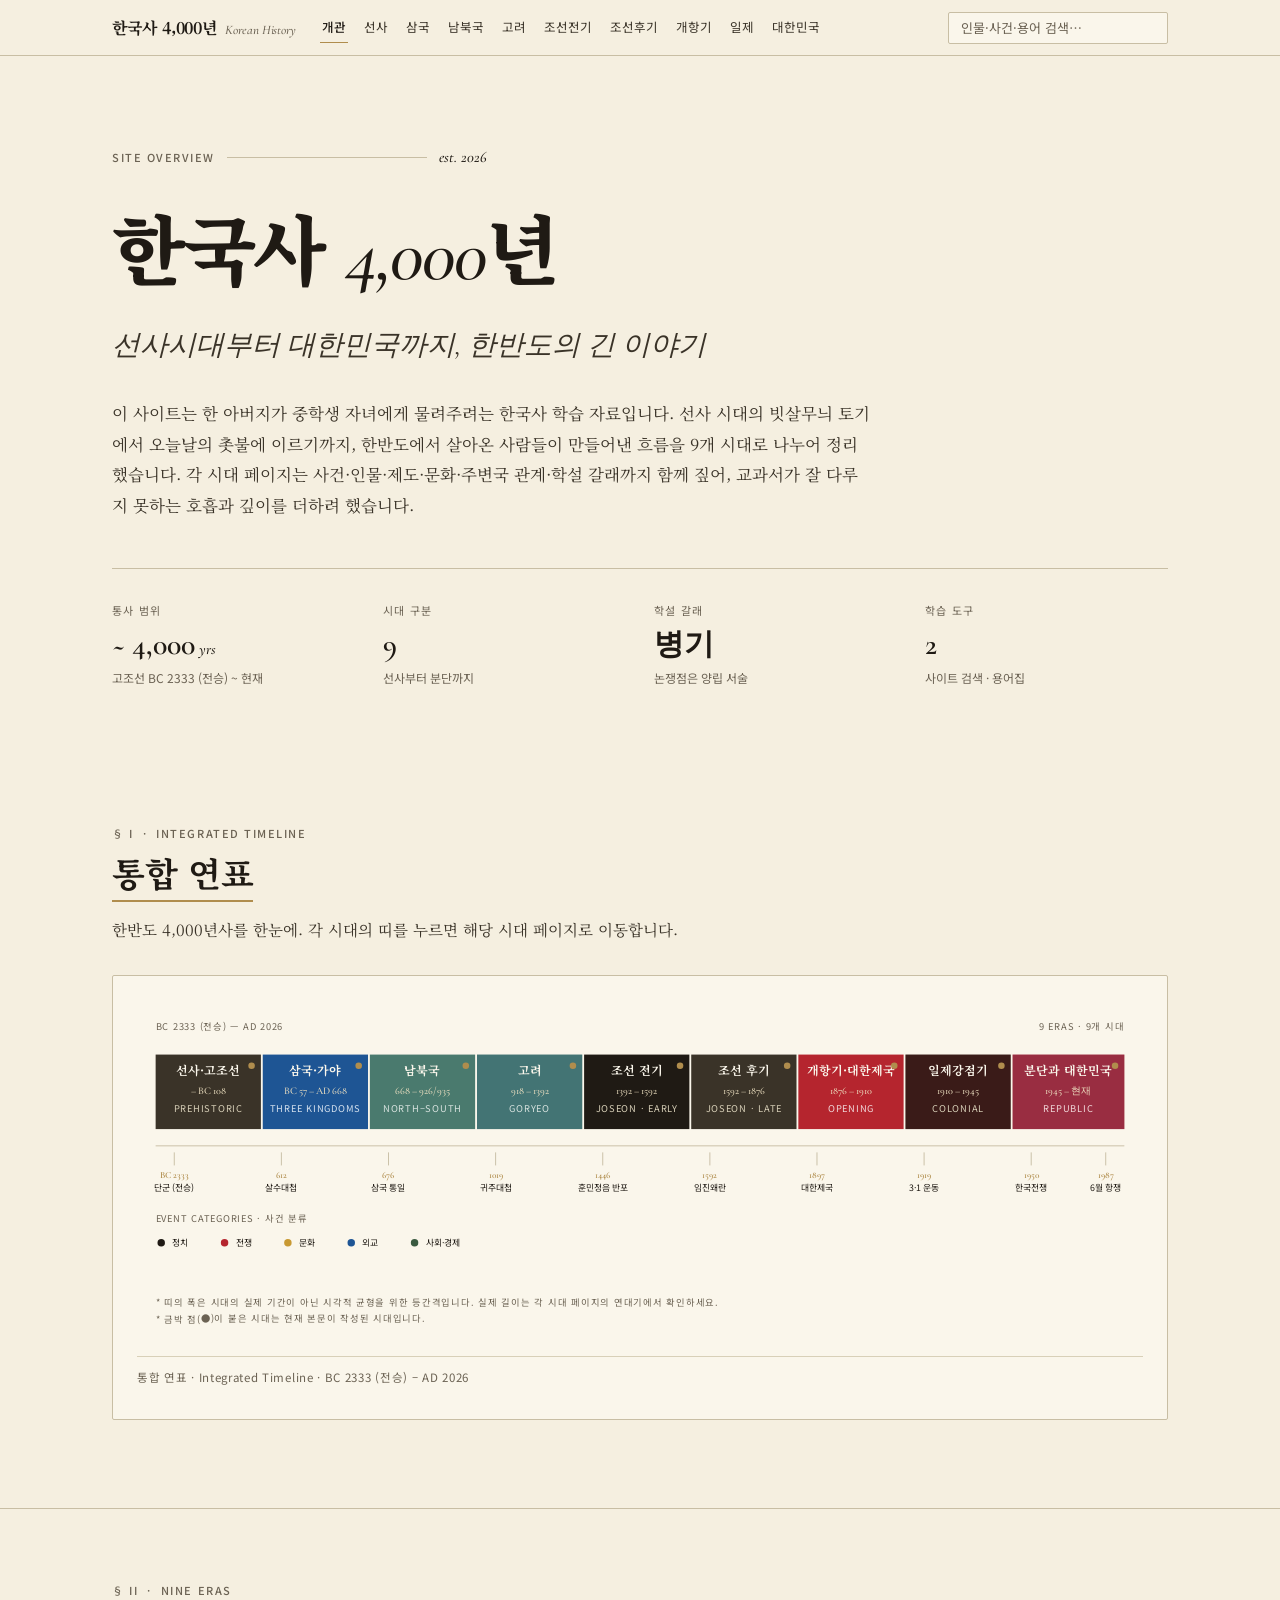
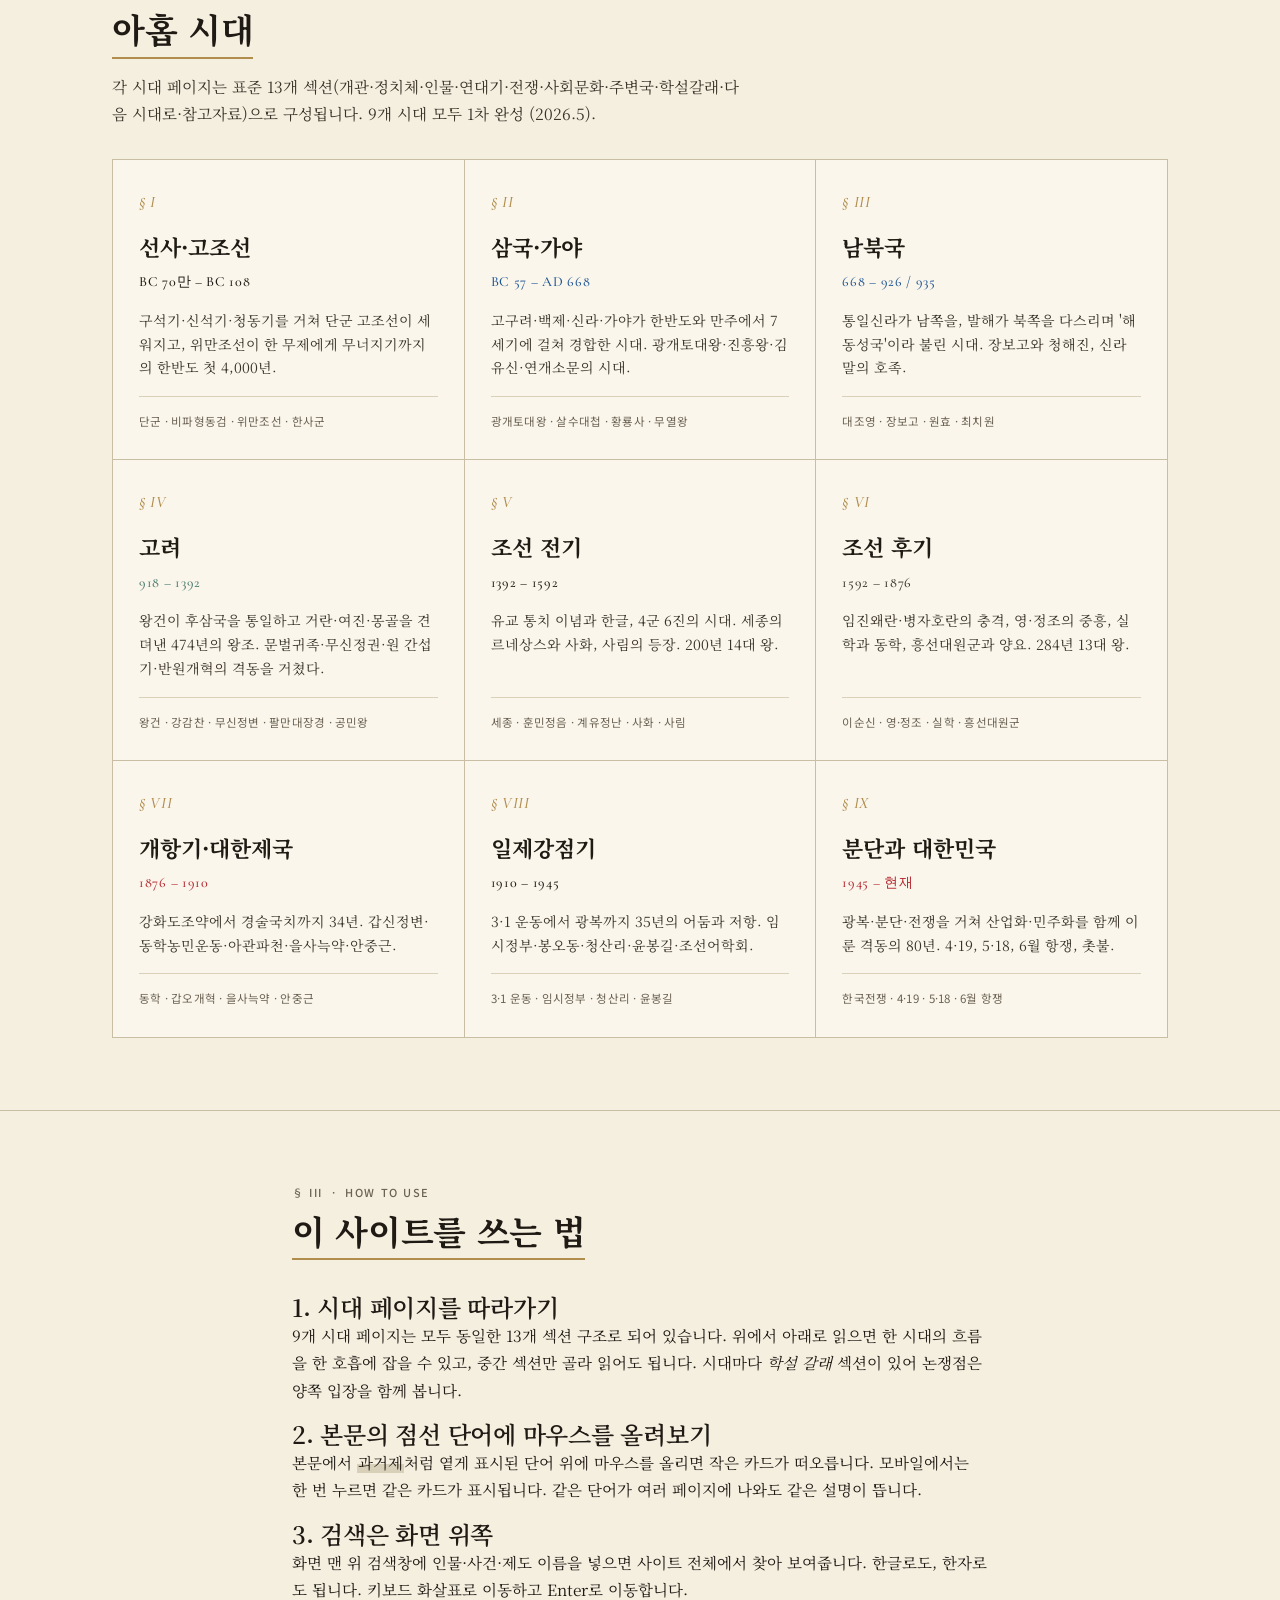
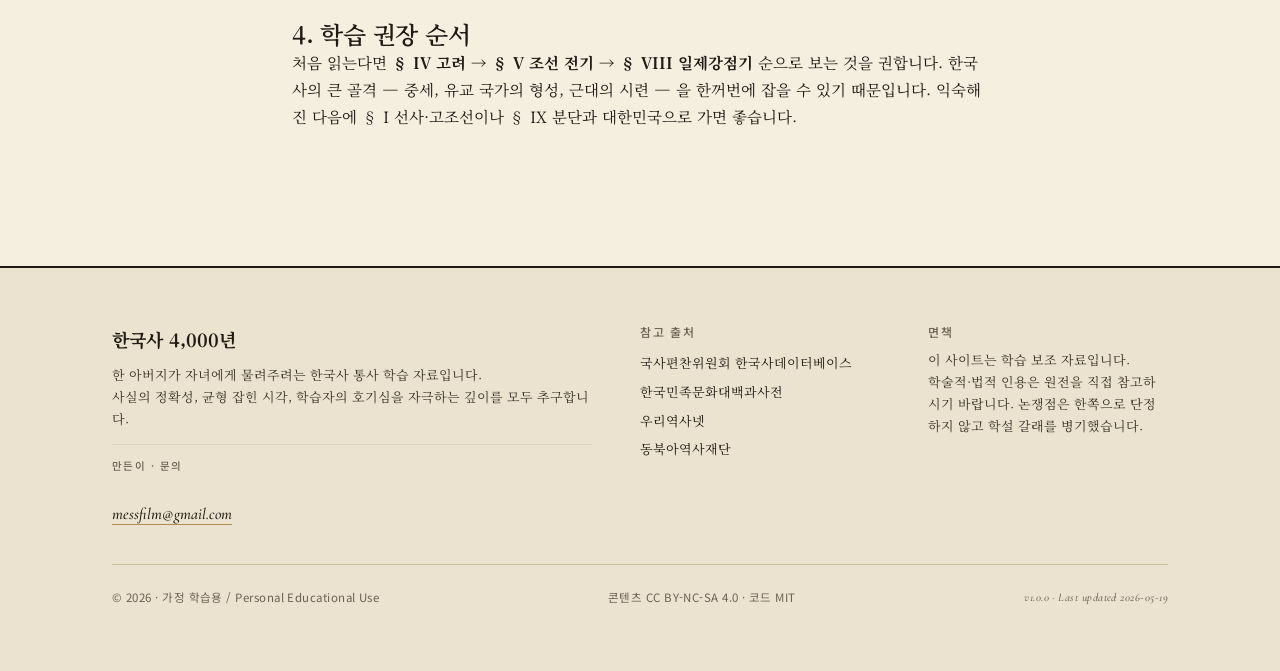
<file: index.html>
<!doctype html>
<html lang="ko">
<head>
<meta charset="utf-8">
<title>한국사 4,000년 — 선사시대부터 대한민국까지</title>
<meta name="viewport" content="width=device-width, initial-scale=1">
<meta name="description" content="중학생을 위한 한국사 학습 사이트. 9개 시대로 나눈 통사, 사이트 내 검색·용어집, SVG 시각화. 한지·먹·오방색의 한국 전통 미감.">
<link rel="stylesheet" href="assets/styles.css">
</head>
<body>

<nav class="site-nav">
  <div class="site-nav__inner">
    <a class="site-nav__brand" href="index.html">
      한국사 4,000년<span class="latin">Korean History</span>
    </a>
    <div class="site-nav__links">
      <a href="index.html" class="is-current">개관</a>
      <a href="eras/01-prehistoric.html">선사</a>
      <a href="eras/02-three-kingdoms.html">삼국</a>
      <a href="eras/03-north-south.html">남북국</a>
      <a href="eras/04-goryeo.html">고려</a>
      <a href="eras/05-joseon-early.html">조선전기</a>
      <a href="eras/06-joseon-late.html">조선후기</a>
      <a href="eras/07-modern-opening.html">개항기</a>
      <a href="eras/08-japanese-colonial.html">일제</a>
      <a href="eras/09-republic.html">대한민국</a>
    </div>
    <div class="search" data-search>
      <input class="search__input" type="search" placeholder="인물·사건·용어 검색…" aria-label="사이트 검색">
      <div class="search__results" role="listbox"></div>
    </div>
  </div>
</nav>

<!-- ============================================================ HERO -->
<header class="hero">
  <div class="container">
    <div class="hero__meta">
      <span class="meta">Site Overview</span>
      <span class="hero__meta-line"></span>
      <span class="latin">est. 2026</span>
    </div>
    <h1>한국사 <span class="latin">4,000</span>년</h1>
    <p class="hero__sub">선사시대부터 대한민국까지, 한반도의 긴 이야기</p>
    <p class="hero__lead">
      이 사이트는 한 아버지가 중학생 자녀에게 물려주려는 한국사 학습 자료입니다.
      선사 시대의 빗살무늬 토기에서 오늘날의 촛불에 이르기까지,
      한반도에서 살아온 사람들이 만들어낸 흐름을 9개 시대로 나누어 정리했습니다.
      각 시대 페이지는 사건·인물·제도·문화·주변국 관계·학설 갈래까지 함께 짚어,
      교과서가 잘 다루지 못하는 호흡과 깊이를 더하려 했습니다.
    </p>

    <div class="hero-stats">
      <div class="hero-stat">
        <div class="hero-stat__label">통사 범위</div>
        <div class="hero-stat__value">~ 4,000<span class="latin" style="font-size:0.5em; margin-left:4px;">yrs</span></div>
        <div class="hero-stat__sub">고조선 BC 2333 (전승) ~ 현재</div>
      </div>
      <div class="hero-stat">
        <div class="hero-stat__label">시대 구분</div>
        <div class="hero-stat__value">9</div>
        <div class="hero-stat__sub">선사부터 분단까지</div>
      </div>
      <div class="hero-stat">
        <div class="hero-stat__label">학설 갈래</div>
        <div class="hero-stat__value">병기</div>
        <div class="hero-stat__sub">논쟁점은 양립 서술</div>
      </div>
      <div class="hero-stat">
        <div class="hero-stat__label">학습 도구</div>
        <div class="hero-stat__value">2</div>
        <div class="hero-stat__sub">사이트 검색 · 용어집</div>
      </div>
    </div>
  </div>
</header>

<!-- ============================================================ TIMELINE -->
<section id="timeline">
  <div class="container">
    <header>
      <span class="meta">§ I &nbsp;·&nbsp; Integrated Timeline</span>
      <h2>통합 연표</h2>
      <p class="lead">한반도 4,000년사를 한눈에. 각 시대의 띠를 누르면 해당 시대 페이지로 이동합니다.</p>
    </header>

    <div class="svg-figure" style="padding:32px 24px;">
      <svg viewBox="0 0 1080 360" xmlns="http://www.w3.org/2000/svg" role="img" aria-label="한국사 통합 연표">
        <defs>
          <style>
            .ax    { stroke: #c8bea4; stroke-width: 1; fill: none; }
            .axTick{ stroke: #c8bea4; stroke-width: 1; }
            /* inline fill on each text wins via :not([fill]) default below */
            .label { font-family: 'Noto Sans KR', sans-serif; font-size: 10px; letter-spacing: 0.08em; }
            .label:not([fill]) { fill: #6b6253; }
            .year  { font-family: 'Cormorant Garamond', serif; font-weight: 600; font-size: 11px; }
            .year:not([fill])  { fill: #6b6253; }
            .erat  { font-family: 'Noto Serif KR', serif; font-weight: 700; font-size: 13px; }
            .eraSub{ font-family: 'Cormorant Garamond', serif; font-weight: 500; font-size: 11px; }
            .evt   { font-family: 'Noto Sans KR', sans-serif; font-size: 9.5px; }
            .evt:not([fill])   { fill: #1f1a14; }
            .evtY  { font-family: 'Cormorant Garamond', serif; font-weight: 600; font-size: 10px; }
            .evtY:not([fill])  { fill: #b08d4d; }
            .seg:hover .segBg { opacity: 0.85; }
            .seg .segBg { transition: opacity 0.15s; }
          </style>
        </defs>

        <!-- Title strip -->
        <text x="20" y="24" class="label">BC 2333 (전승) — AD 2026</text>
        <text x="1060" y="24" class="label" text-anchor="end">9 ERAS · 9개 시대</text>

        <!-- Era bands (equal width) — y: 50..130 -->
        <g transform="translate(20, 50)">
          <!-- Each band: width 115.5, gap 1px -->

          <!-- 1 선사·고조선 -->
          <a href="eras/01-prehistoric.html" aria-label="선사·고조선 페이지로">
            <g class="seg">
              <rect class="segBg" x="0"    y="0" width="113" height="80" fill="#3a3328"/>
              <text x="56.5" y="22" class="erat" text-anchor="middle" fill="#faf6eb">선사·고조선</text>
              <text x="56.5" y="42" class="eraSub" text-anchor="middle" fill="#ede0c1">– BC 108</text>
              <text x="56.5" y="62" class="label" text-anchor="middle" fill="#d8d0b8">PREHISTORIC</text>
              <circle cx="103" cy="12" r="3.5" fill="#b08d4d"/>
            </g>
          </a>

          <!-- 2 삼국·가야 -->
          <a href="eras/02-three-kingdoms.html" aria-label="삼국·가야 페이지로">
            <g class="seg" transform="translate(115, 0)">
              <rect class="segBg" x="0" y="0" width="113" height="80" fill="#1e5594"/>
              <text x="56.5" y="22" class="erat" text-anchor="middle" fill="#faf6eb">삼국·가야</text>
              <text x="56.5" y="42" class="eraSub" text-anchor="middle" fill="#ede0c1">BC 57 – AD 668</text>
              <text x="56.5" y="62" class="label" text-anchor="middle" fill="#d6e2ef">THREE KINGDOMS</text>
              <circle cx="103" cy="12" r="3.5" fill="#b08d4d"/>
            </g>
          </a>

          <!-- 3 남북국 -->
          <a href="eras/03-north-south.html" aria-label="남북국 페이지로">
            <g class="seg" transform="translate(230, 0)">
              <rect class="segBg" x="0" y="0" width="113" height="80" fill="#4a7a6e"/>
              <text x="56.5" y="22" class="erat" text-anchor="middle" fill="#faf6eb">남북국</text>
              <text x="56.5" y="42" class="eraSub" text-anchor="middle" fill="#ede0c1">668 – 926/935</text>
              <text x="56.5" y="62" class="label" text-anchor="middle" fill="#d8e3df">NORTH–SOUTH</text>
              <circle cx="103" cy="12" r="3.5" fill="#b08d4d"/>
            </g>
          </a>

          <!-- 4 고려 -->
          <a href="eras/04-goryeo.html" aria-label="고려 페이지로">
            <g class="seg" transform="translate(345, 0)">
              <rect class="segBg" x="0" y="0" width="113" height="80" fill="#4a7a6e"/>
              <rect class="segBg" x="0" y="0" width="113" height="80" fill="#1e5594" opacity="0.15"/>
              <text x="56.5" y="22" class="erat" text-anchor="middle" fill="#faf6eb">고려</text>
              <text x="56.5" y="42" class="eraSub" text-anchor="middle" fill="#ede0c1">918 – 1392</text>
              <text x="56.5" y="62" class="label" text-anchor="middle" fill="#d8e3df">GORYEO</text>
              <circle cx="103" cy="12" r="3.5" fill="#b08d4d"/>
            </g>
          </a>

          <!-- 5 조선 전기 -->
          <a href="eras/05-joseon-early.html" aria-label="조선 전기 페이지로">
            <g class="seg" transform="translate(460, 0)">
              <rect class="segBg" x="0" y="0" width="113" height="80" fill="#1f1a14"/>
              <text x="56.5" y="22" class="erat" text-anchor="middle" fill="#faf6eb">조선 전기</text>
              <text x="56.5" y="42" class="eraSub" text-anchor="middle" fill="#ede0c1">1392 – 1592</text>
              <text x="56.5" y="62" class="label" text-anchor="middle" fill="#d8d0b8">JOSEON · EARLY</text>
              <circle cx="103" cy="12" r="3.5" fill="#b08d4d"/>
            </g>
          </a>

          <!-- 6 조선 후기 -->
          <a href="eras/06-joseon-late.html" aria-label="조선 후기 페이지로">
            <g class="seg" transform="translate(575, 0)">
              <rect class="segBg" x="0" y="0" width="113" height="80" fill="#3a3328"/>
              <text x="56.5" y="22" class="erat" text-anchor="middle" fill="#faf6eb">조선 후기</text>
              <text x="56.5" y="42" class="eraSub" text-anchor="middle" fill="#ede0c1">1592 – 1876</text>
              <text x="56.5" y="62" class="label" text-anchor="middle" fill="#d8d0b8">JOSEON · LATE</text>
              <circle cx="103" cy="12" r="3.5" fill="#b08d4d"/>
            </g>
          </a>

          <!-- 7 개항기·대한제국 -->
          <a href="eras/07-modern-opening.html" aria-label="개항기 페이지로">
            <g class="seg" transform="translate(690, 0)">
              <rect class="segBg" x="0" y="0" width="113" height="80" fill="#b5252e"/>
              <text x="56.5" y="22" class="erat" text-anchor="middle" fill="#faf6eb">개항기·대한제국</text>
              <text x="56.5" y="42" class="eraSub" text-anchor="middle" fill="#ede0c1">1876 – 1910</text>
              <text x="56.5" y="62" class="label" text-anchor="middle" fill="#f1d8da">OPENING</text>
              <circle cx="103" cy="12" r="3.5" fill="#b08d4d"/>
            </g>
          </a>

          <!-- 8 일제강점기 -->
          <a href="eras/08-japanese-colonial.html" aria-label="일제강점기 페이지로">
            <g class="seg" transform="translate(805, 0)">
              <rect class="segBg" x="0" y="0" width="113" height="80" fill="#1f1a14"/>
              <rect class="segBg" x="0" y="0" width="113" height="80" fill="#b5252e" opacity="0.18"/>
              <text x="56.5" y="22" class="erat" text-anchor="middle" fill="#faf6eb">일제강점기</text>
              <text x="56.5" y="42" class="eraSub" text-anchor="middle" fill="#ede0c1">1910 – 1945</text>
              <text x="56.5" y="62" class="label" text-anchor="middle" fill="#d8d0b8">COLONIAL</text>
              <circle cx="103" cy="12" r="3.5" fill="#b08d4d"/>
            </g>
          </a>

          <!-- 9 분단과 대한민국 -->
          <a href="eras/09-republic.html" aria-label="대한민국 페이지로">
            <g class="seg" transform="translate(920, 0)">
              <rect class="segBg" x="0" y="0" width="120" height="80" fill="#b5252e"/>
              <rect class="segBg" x="0" y="0" width="120" height="80" fill="#1e5594" opacity="0.18"/>
              <text x="60" y="22" class="erat" text-anchor="middle" fill="#faf6eb">분단과 대한민국</text>
              <text x="60" y="42" class="eraSub" text-anchor="middle" fill="#ede0c1">1945 – 현재</text>
              <text x="60" y="62" class="label" text-anchor="middle" fill="#f1d8da">REPUBLIC</text>
              <circle cx="110" cy="12" r="3.5" fill="#b08d4d"/>
            </g>
          </a>
        </g>

        <!-- Axis line -->
        <line x1="20" y1="148" x2="1060" y2="148" class="ax"/>

        <!-- Key events markers (y: 160..210) -->
        <g transform="translate(20, 155)">
          <!-- (BC 2333, 단군) -->
          <g><line x1="20" y1="0" x2="20" y2="14" class="axTick"/>
             <text x="20" y="28" class="evtY" text-anchor="middle">BC 2333</text>
             <text x="20" y="42" class="evt" text-anchor="middle">단군 (전승)</text></g>
          <g transform="translate(115, 0)"><line x1="20" y1="0" x2="20" y2="14" class="axTick"/>
             <text x="20" y="28" class="evtY" text-anchor="middle">612</text>
             <text x="20" y="42" class="evt" text-anchor="middle">살수대첩</text></g>
          <g transform="translate(230, 0)"><line x1="20" y1="0" x2="20" y2="14" class="axTick"/>
             <text x="20" y="28" class="evtY" text-anchor="middle">676</text>
             <text x="20" y="42" class="evt" text-anchor="middle">삼국 통일</text></g>
          <g transform="translate(345, 0)"><line x1="20" y1="0" x2="20" y2="14" class="axTick"/>
             <text x="20" y="28" class="evtY" text-anchor="middle">1019</text>
             <text x="20" y="42" class="evt" text-anchor="middle">귀주대첩</text></g>
          <g transform="translate(460, 0)"><line x1="20" y1="0" x2="20" y2="14" class="axTick"/>
             <text x="20" y="28" class="evtY" text-anchor="middle">1446</text>
             <text x="20" y="42" class="evt" text-anchor="middle">훈민정음 반포</text></g>
          <g transform="translate(575, 0)"><line x1="20" y1="0" x2="20" y2="14" class="axTick"/>
             <text x="20" y="28" class="evtY" text-anchor="middle">1592</text>
             <text x="20" y="42" class="evt" text-anchor="middle">임진왜란</text></g>
          <g transform="translate(690, 0)"><line x1="20" y1="0" x2="20" y2="14" class="axTick"/>
             <text x="20" y="28" class="evtY" text-anchor="middle">1897</text>
             <text x="20" y="42" class="evt" text-anchor="middle">대한제국</text></g>
          <g transform="translate(805, 0)"><line x1="20" y1="0" x2="20" y2="14" class="axTick"/>
             <text x="20" y="28" class="evtY" text-anchor="middle">1919</text>
             <text x="20" y="42" class="evt" text-anchor="middle">3·1 운동</text></g>
          <g transform="translate(920, 0)"><line x1="20" y1="0" x2="20" y2="14" class="axTick"/>
             <text x="20" y="28" class="evtY" text-anchor="middle">1950</text>
             <text x="20" y="42" class="evt" text-anchor="middle">한국전쟁</text></g>
          <g transform="translate(920, 0)"><line x1="100" y1="0" x2="100" y2="14" class="axTick"/>
             <text x="100" y="28" class="evtY" text-anchor="middle">1987</text>
             <text x="100" y="42" class="evt" text-anchor="middle">6월 항쟁</text></g>
        </g>

        <!-- Legend -->
        <g transform="translate(20, 230)">
          <text x="0" y="0" class="label">EVENT CATEGORIES · 사건 분류</text>
          <g transform="translate(0, 14)">
            <circle cx="6" cy="8" r="4" fill="#1f1a14"/><text x="18" y="11" class="evt">정치</text>
            <circle cx="74" cy="8" r="4" fill="#b5252e"/><text x="86" y="11" class="evt">전쟁</text>
            <circle cx="142" cy="8" r="4" fill="#c89932"/><text x="154" y="11" class="evt">문화</text>
            <circle cx="210" cy="8" r="4" fill="#1e5594"/><text x="222" y="11" class="evt">외교</text>
            <circle cx="278" cy="8" r="4" fill="#3a5a40"/><text x="290" y="11" class="evt">사회·경제</text>
          </g>
        </g>

        <!-- Note -->
        <text x="20" y="320" class="label">* 띠의 폭은 시대의 실제 기간이 아닌 시각적 균형을 위한 등간격입니다. 실제 길이는 각 시대 페이지의 연대기에서 확인하세요.</text>
        <text x="20" y="338" class="label">* 금박 점(<tspan dy="-1">●</tspan>)이 붙은 시대는 현재 본문이 작성된 시대입니다.</text>
      </svg>
      <div class="svg-figure__caption">통합 연표 · Integrated Timeline · BC 2333 (전승) – AD 2026</div>
    </div>
  </div>
</section>

<!-- ============================================================ ERA CARDS -->
<section id="eras">
  <div class="container">
    <header>
      <span class="meta">§ II &nbsp;·&nbsp; Nine Eras</span>
      <h2>아홉 시대</h2>
      <p class="lead">각 시대 페이지는 표준 13개 섹션(개관·정치체·인물·연대기·전쟁·사회문화·주변국·학설갈래·다음 시대로·참고자료)으로 구성됩니다. 9개 시대 모두 1차 완성 (2026.5).</p>
    </header>

    <div class="cards-grid">

      <a class="card" href="eras/01-prehistoric.html" data-era="prehistoric">
        <div class="card__num">§ I</div>
        <div class="card__title">선사·고조선</div>
        <div class="card__period">BC 70만 – BC 108</div>
        <div class="card__summary">구석기·신석기·청동기를 거쳐 단군 고조선이 세워지고, 위만조선이 한 무제에게 무너지기까지의 한반도 첫 4,000년.</div>
        <div class="card__tags">단군 · 비파형동검 · 위만조선 · 한사군</div>
      </a>

      <a class="card" href="eras/02-three-kingdoms.html" data-era="three-kingdoms">
        <div class="card__num">§ II</div>
        <div class="card__title">삼국·가야</div>
        <div class="card__period">BC 57 – AD 668</div>
        <div class="card__summary">고구려·백제·신라·가야가 한반도와 만주에서 7세기에 걸쳐 경합한 시대. 광개토대왕·진흥왕·김유신·연개소문의 시대.</div>
        <div class="card__tags">광개토대왕 · 살수대첩 · 황룡사 · 무열왕</div>
      </a>

      <a class="card" href="eras/03-north-south.html" data-era="north-south">
        <div class="card__num">§ III</div>
        <div class="card__title">남북국</div>
        <div class="card__period">668 – 926 / 935</div>
        <div class="card__summary">통일신라가 남쪽을, 발해가 북쪽을 다스리며 '해동성국'이라 불린 시대. 장보고와 청해진, 신라 말의 호족.</div>
        <div class="card__tags">대조영 · 장보고 · 원효 · 최치원</div>
      </a>

      <a class="card" href="eras/04-goryeo.html" data-era="goryeo">
        <div class="card__num">§ IV</div>
        <div class="card__title">고려</div>
        <div class="card__period">918 – 1392</div>
        <div class="card__summary">왕건이 후삼국을 통일하고 거란·여진·몽골을 견뎌낸 474년의 왕조. 문벌귀족·무신정권·원 간섭기·반원개혁의 격동을 거쳤다.</div>
        <div class="card__tags">왕건 · 강감찬 · 무신정변 · 팔만대장경 · 공민왕</div>
      </a>

      <a class="card" href="eras/05-joseon-early.html" data-era="joseon-early">
        <div class="card__num">§ V</div>
        <div class="card__title">조선 전기</div>
        <div class="card__period">1392 – 1592</div>
        <div class="card__summary">유교 통치 이념과 한글, 4군 6진의 시대. 세종의 르네상스와 사화, 사림의 등장. 200년 14대 왕.</div>
        <div class="card__tags">세종 · 훈민정음 · 계유정난 · 사화 · 사림</div>
      </a>

      <a class="card" href="eras/06-joseon-late.html" data-era="joseon-late">
        <div class="card__num">§ VI</div>
        <div class="card__title">조선 후기</div>
        <div class="card__period">1592 – 1876</div>
        <div class="card__summary">임진왜란·병자호란의 충격, 영·정조의 중흥, 실학과 동학, 흥선대원군과 양요. 284년 13대 왕.</div>
        <div class="card__tags">이순신 · 영·정조 · 실학 · 흥선대원군</div>
      </a>

      <a class="card" href="eras/07-modern-opening.html" data-era="modern-opening">
        <div class="card__num">§ VII</div>
        <div class="card__title">개항기·대한제국</div>
        <div class="card__period">1876 – 1910</div>
        <div class="card__summary">강화도조약에서 경술국치까지 34년. 갑신정변·동학농민운동·아관파천·을사늑약·안중근.</div>
        <div class="card__tags">동학 · 갑오개혁 · 을사늑약 · 안중근</div>
      </a>

      <a class="card" href="eras/08-japanese-colonial.html" data-era="japanese-colonial">
        <div class="card__num">§ VIII</div>
        <div class="card__title">일제강점기</div>
        <div class="card__period">1910 – 1945</div>
        <div class="card__summary">3·1 운동에서 광복까지 35년의 어둠과 저항. 임시정부·봉오동·청산리·윤봉길·조선어학회.</div>
        <div class="card__tags">3·1 운동 · 임시정부 · 청산리 · 윤봉길</div>
      </a>

      <a class="card" href="eras/09-republic.html" data-era="republic">
        <div class="card__num">§ IX</div>
        <div class="card__title">분단과 대한민국</div>
        <div class="card__period">1945 – 현재</div>
        <div class="card__summary">광복·분단·전쟁을 거쳐 산업화·민주화를 함께 이룬 격동의 80년. 4·19, 5·18, 6월 항쟁, 촛불.</div>
        <div class="card__tags">한국전쟁 · 4·19 · 5·18 · 6월 항쟁</div>
      </a>

    </div>
  </div>
</section>

<!-- ============================================================ HOW TO USE -->
<section id="how">
  <div class="container container--narrow">
    <header>
      <span class="meta">§ III &nbsp;·&nbsp; How to Use</span>
      <h2>이 사이트를 쓰는 법</h2>
    </header>

    <h3>1. 시대 페이지를 따라가기</h3>
    <p>9개 시대 페이지는 모두 동일한 13개 섹션 구조로 되어 있습니다. 위에서 아래로 읽으면 한 시대의 흐름을 한 호흡에 잡을 수 있고, 중간 섹션만 골라 읽어도 됩니다. 시대마다 <em>학설 갈래</em> 섹션이 있어 논쟁점은 양쪽 입장을 함께 봅니다.</p>

    <h3>2. 본문의 점선 단어에 마우스를 올려보기</h3>
    <p>본문에서 <span class="term" data-term="과거제">과거제</span>처럼 옅게 표시된 단어 위에 마우스를 올리면 작은 카드가 떠오릅니다. 모바일에서는 한 번 누르면 같은 카드가 표시됩니다. 같은 단어가 여러 페이지에 나와도 같은 설명이 뜹니다.</p>

    <h3>3. 검색은 화면 위쪽</h3>
    <p>화면 맨 위 검색창에 인물·사건·제도 이름을 넣으면 사이트 전체에서 찾아 보여줍니다. 한글로도, 한자로도 됩니다. 키보드 화살표로 이동하고 Enter로 이동합니다.</p>

    <h3>4. 학습 권장 순서</h3>
    <p>처음 읽는다면 <strong>§ IV 고려 → § V 조선 전기 → § VIII 일제강점기</strong> 순으로 보는 것을 권합니다. 한국사의 큰 골격 — 중세, 유교 국가의 형성, 근대의 시련 — 을 한꺼번에 잡을 수 있기 때문입니다. 익숙해진 다음에 § I 선사·고조선이나 § IX 분단과 대한민국으로 가면 좋습니다.</p>
  </div>
</section>

<!-- ============================================================ FOOTER -->
<footer class="site-footer">
  <div class="container">
    <div class="site-footer__cols">
      <div>
        <div class="site-footer__brand">한국사 4,000년</div>
        <p>한 아버지가 자녀에게 물려주려는 한국사 통사 학습 자료입니다.<br>
        사실의 정확성, 균형 잡힌 시각, 학습자의 호기심을 자극하는 깊이를 모두 추구합니다.</p>
        <p class="site-footer__contact"><span class="meta">만든이 · 문의</span><br><a href="mailto:messfilm@gmail.com">messfilm@gmail.com</a></p>
      </div>
      <div>
        <h4>참고 출처</h4>
        <ul>
          <li><a href="https://db.history.go.kr/" target="_blank" rel="noopener">국사편찬위원회 한국사데이터베이스</a></li>
          <li><a href="https://encykorea.aks.ac.kr/" target="_blank" rel="noopener">한국민족문화대백과사전</a></li>
          <li><a href="https://contents.history.go.kr/" target="_blank" rel="noopener">우리역사넷</a></li>
          <li><a href="https://www.nahf.or.kr/" target="_blank" rel="noopener">동북아역사재단</a></li>
        </ul>
      </div>
      <div>
        <h4>면책</h4>
        <p>이 사이트는 학습 보조 자료입니다.<br>학술적·법적 인용은 원전을 직접 참고하시기 바랍니다. 논쟁점은 한쪽으로 단정하지 않고 학설 갈래를 병기했습니다.</p>
      </div>
    </div>
    <div class="site-footer__bottom">
      <span>© 2026 · 가정 학습용 / Personal Educational Use</span>
      <span>콘텐츠 CC BY-NC-SA 4.0 · 코드 MIT</span>
      <span class="latin">v1.0.0 · Last updated 2026-05-19</span>
    </div>
  </div>
</footer>

<script src="assets/glossary.js" defer></script>
<script src="assets/search.js" defer></script>
</body>
</html>
</file>
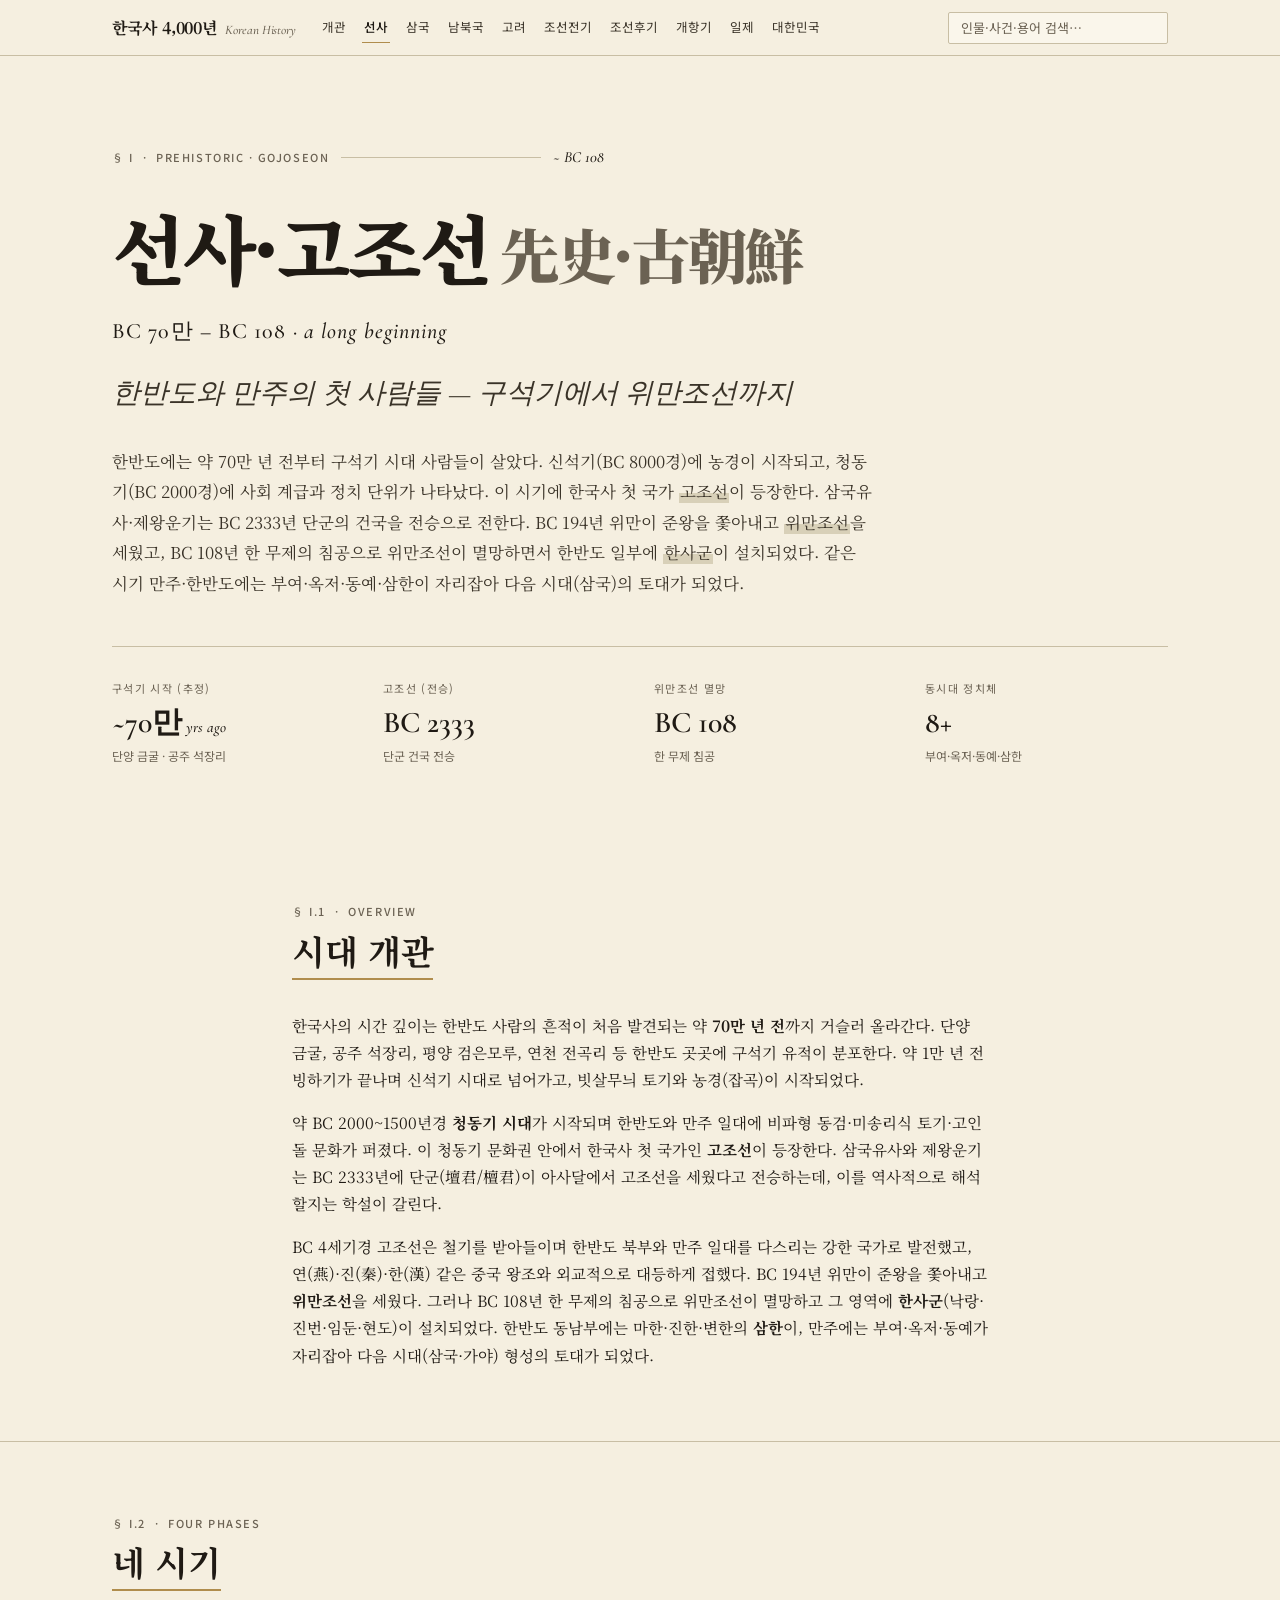
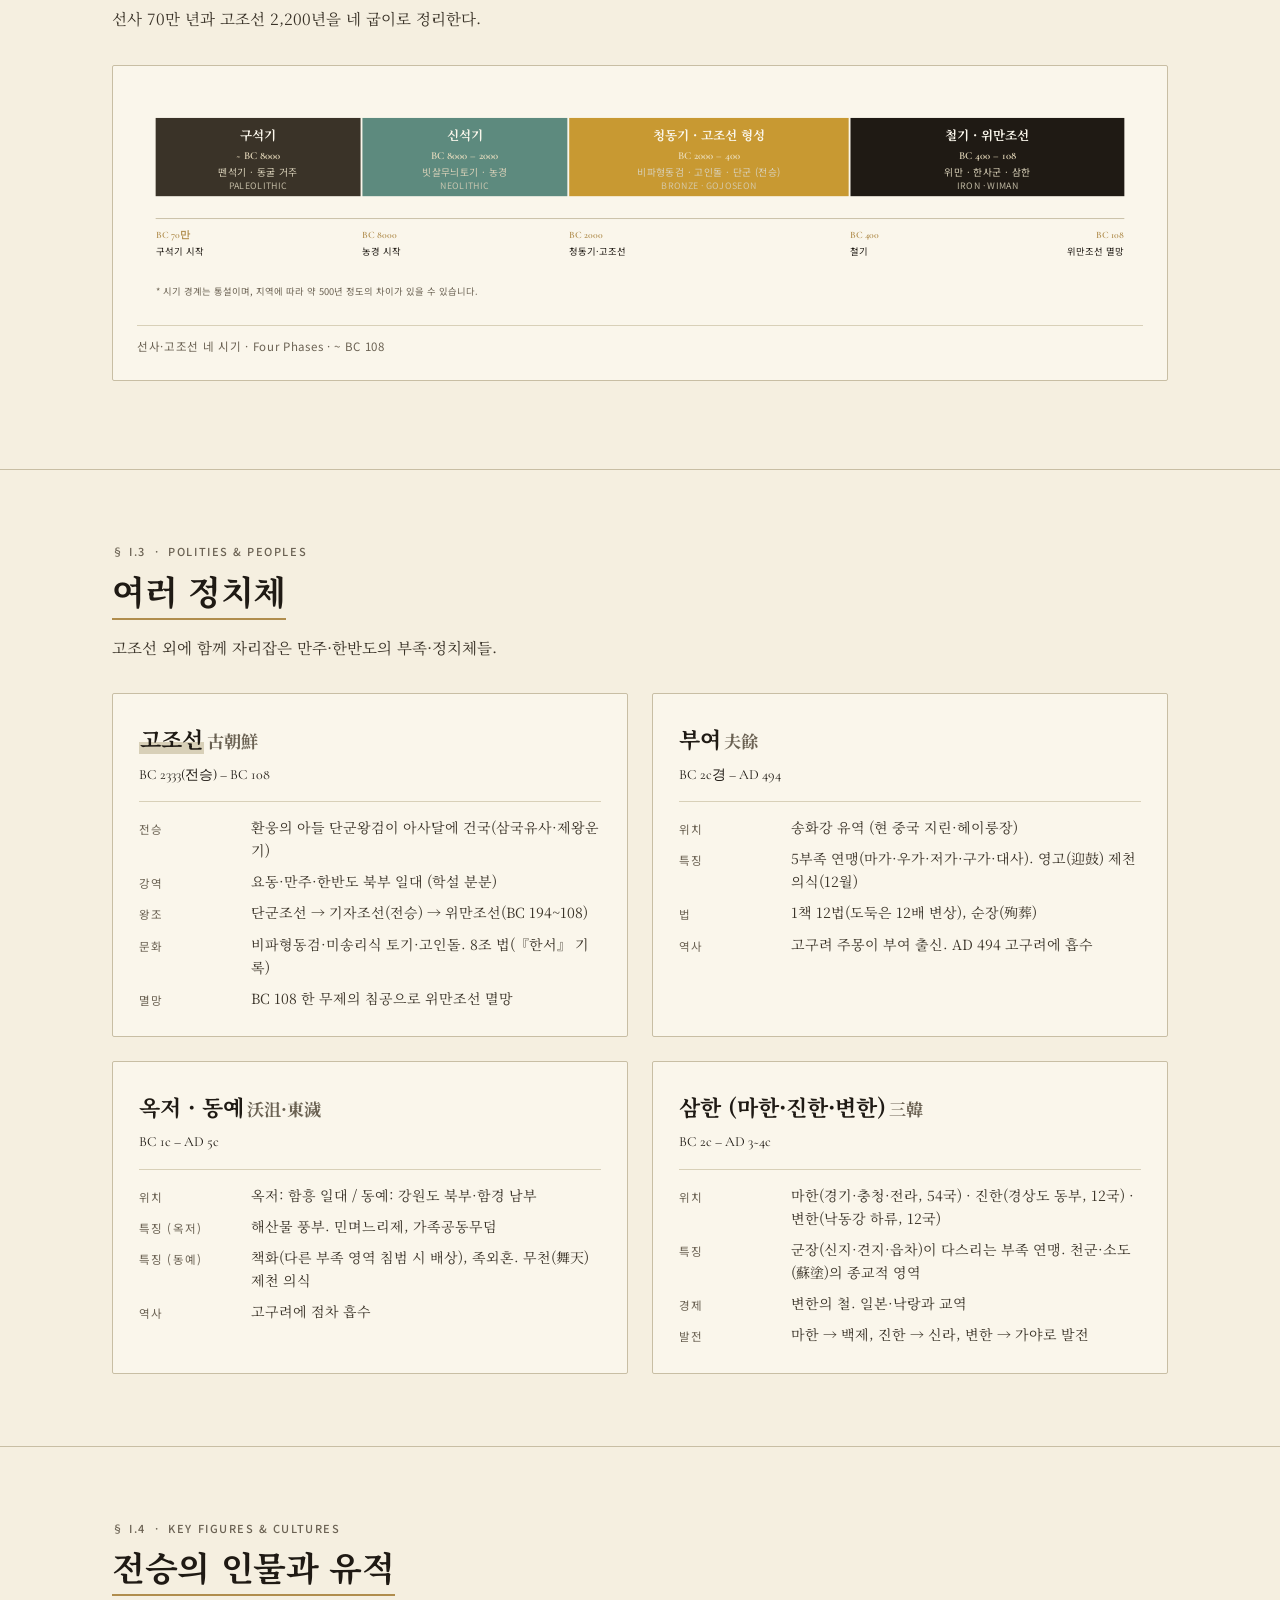
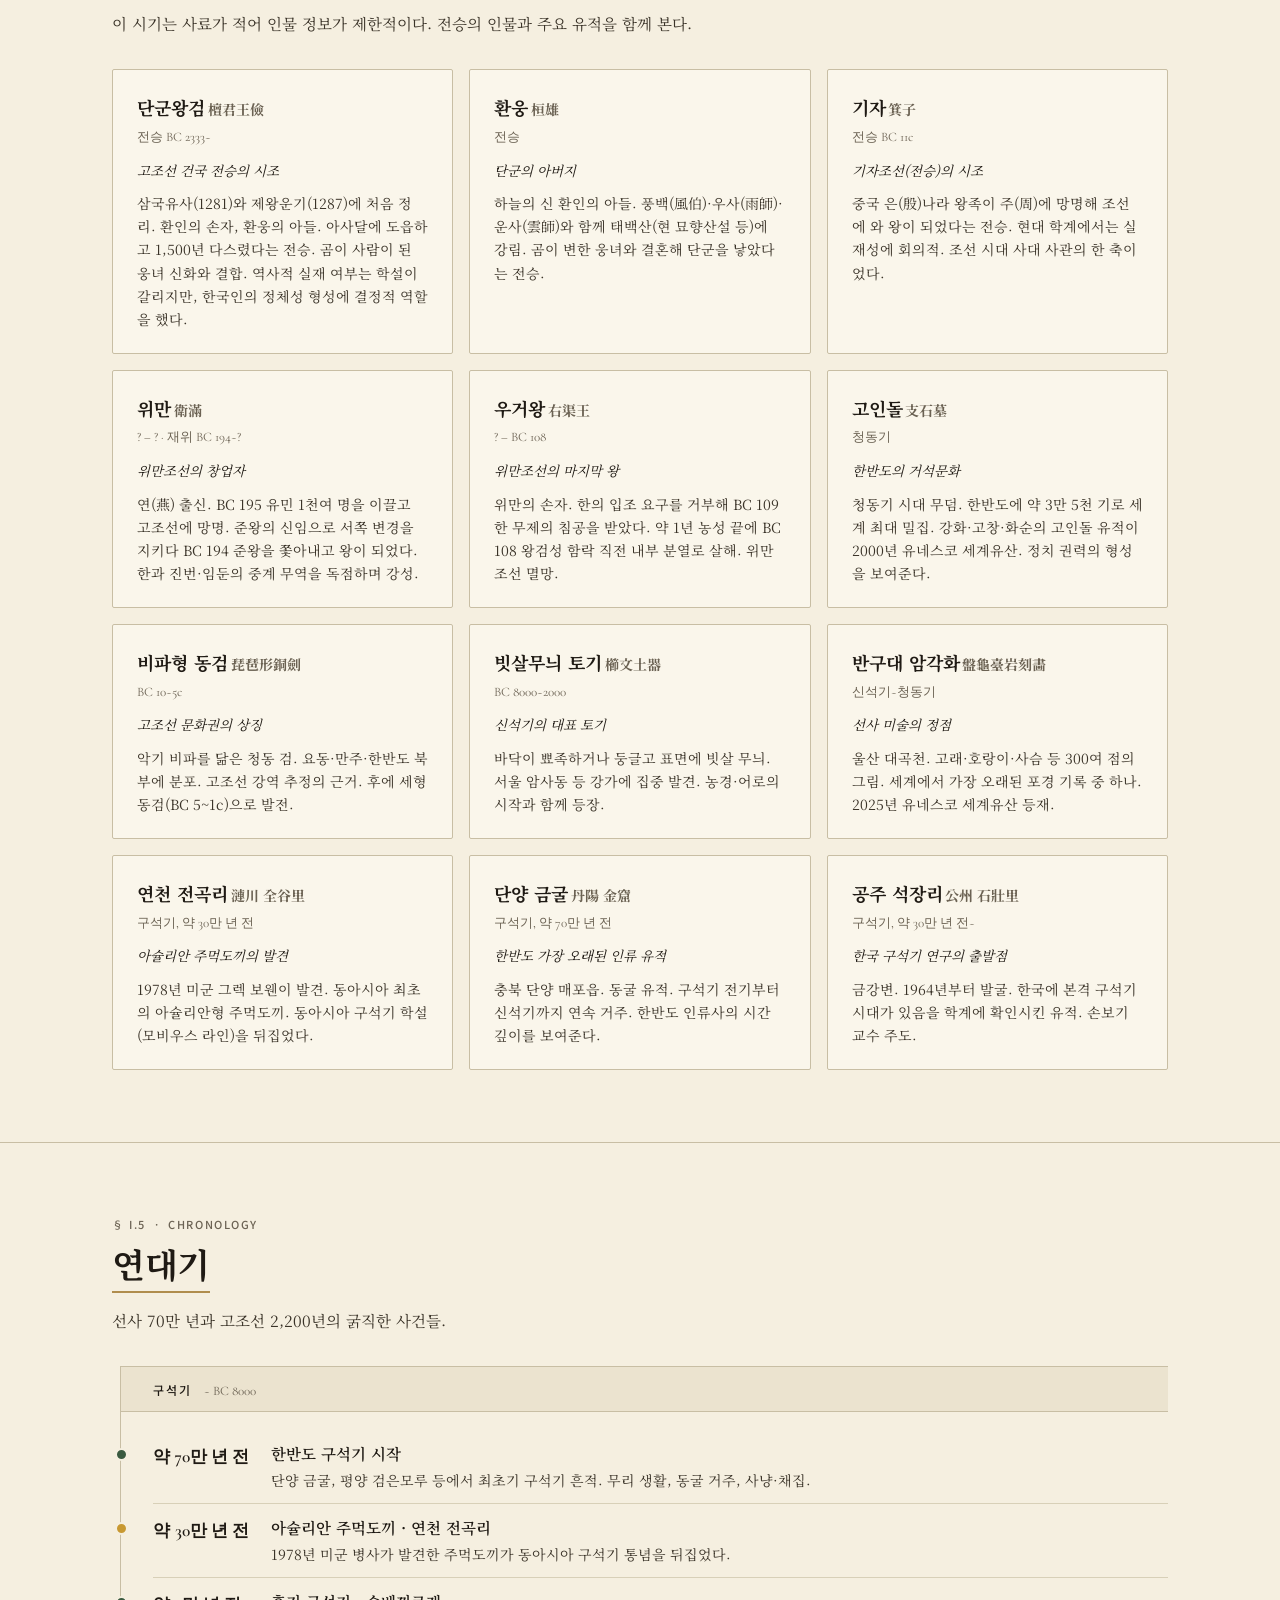
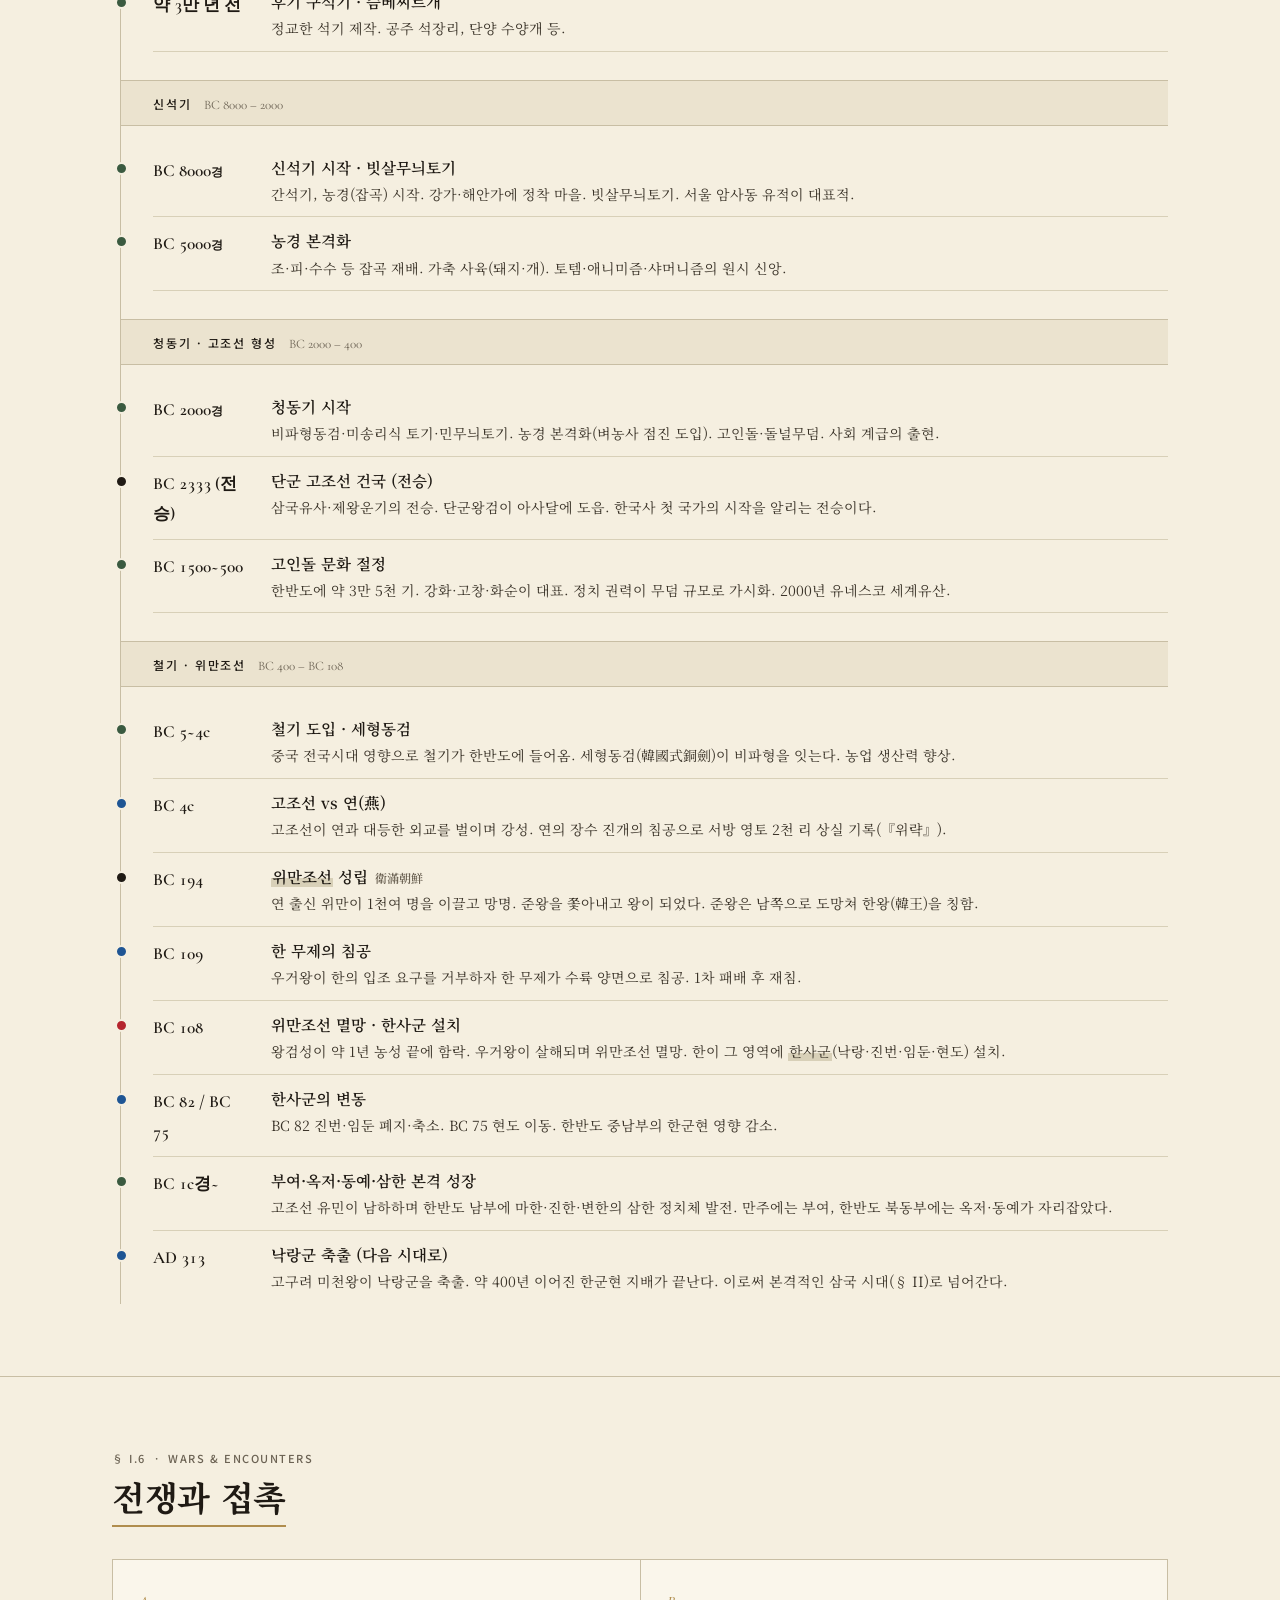
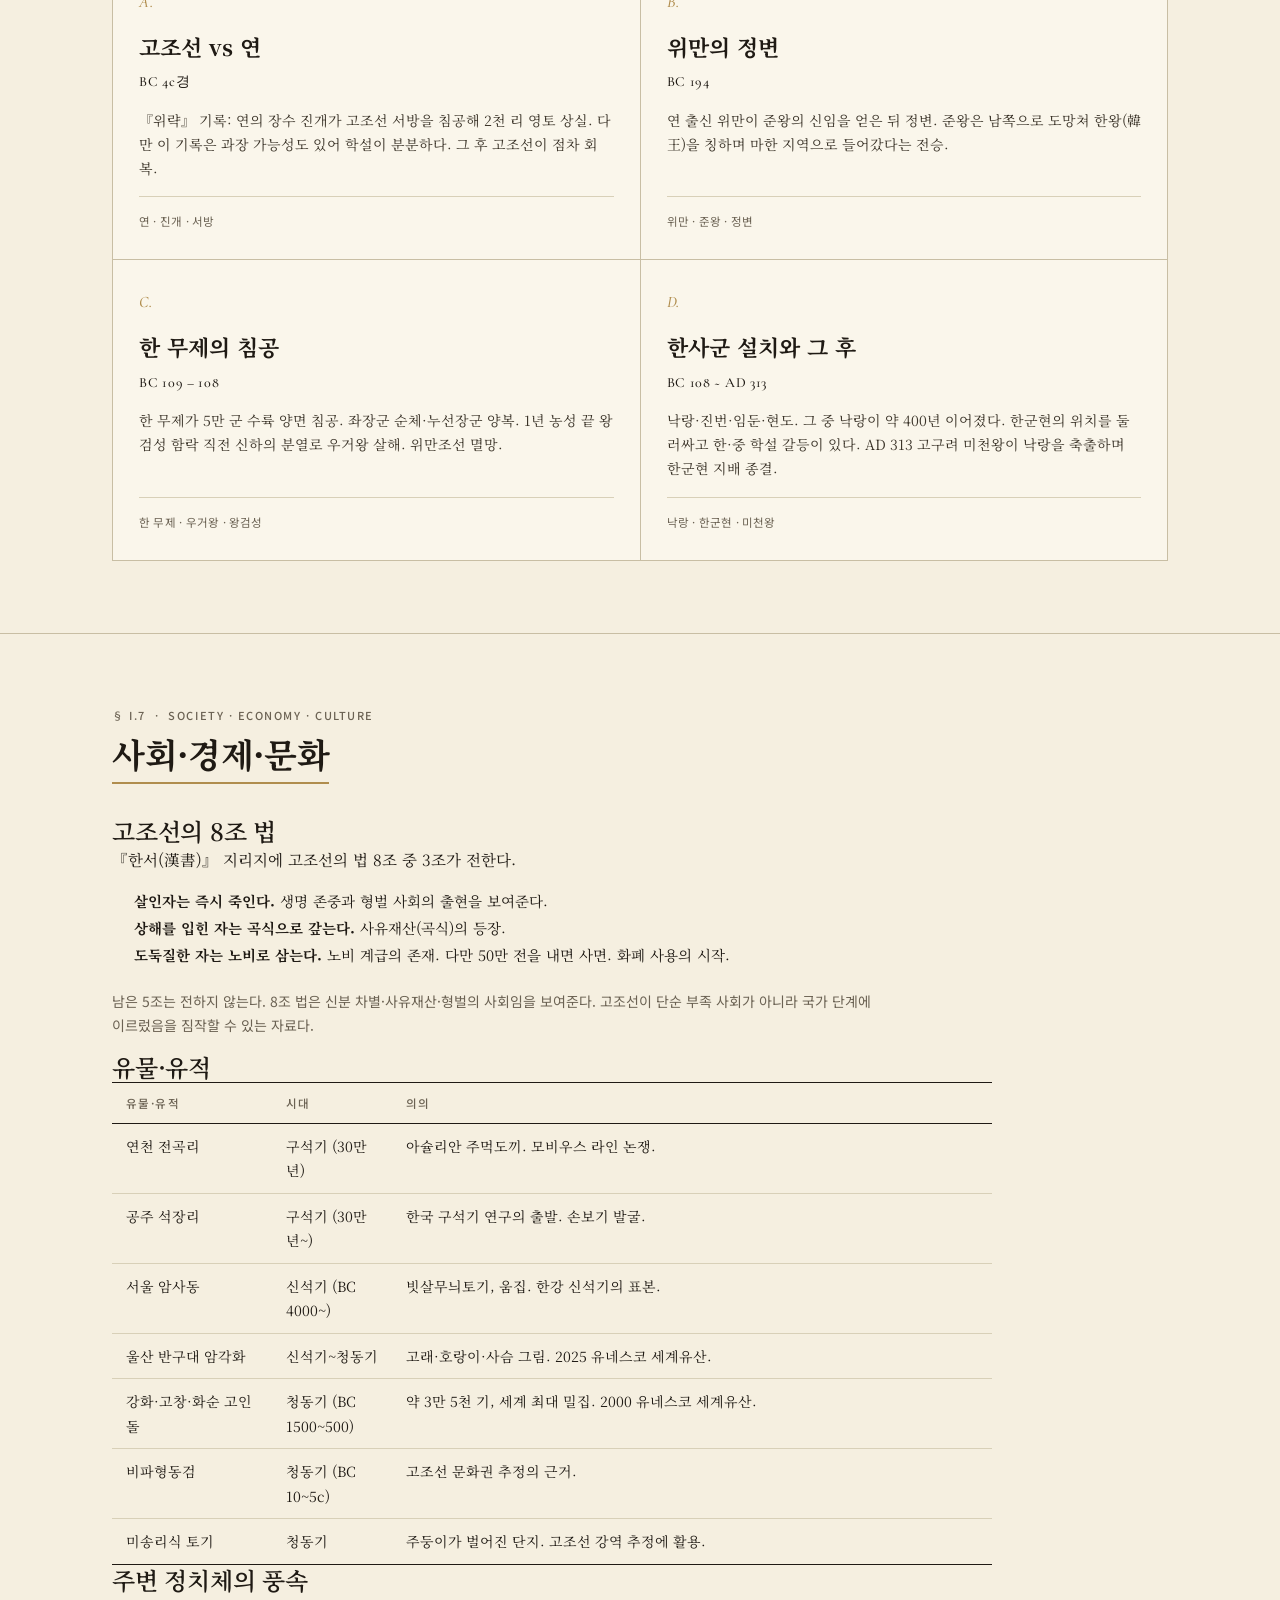
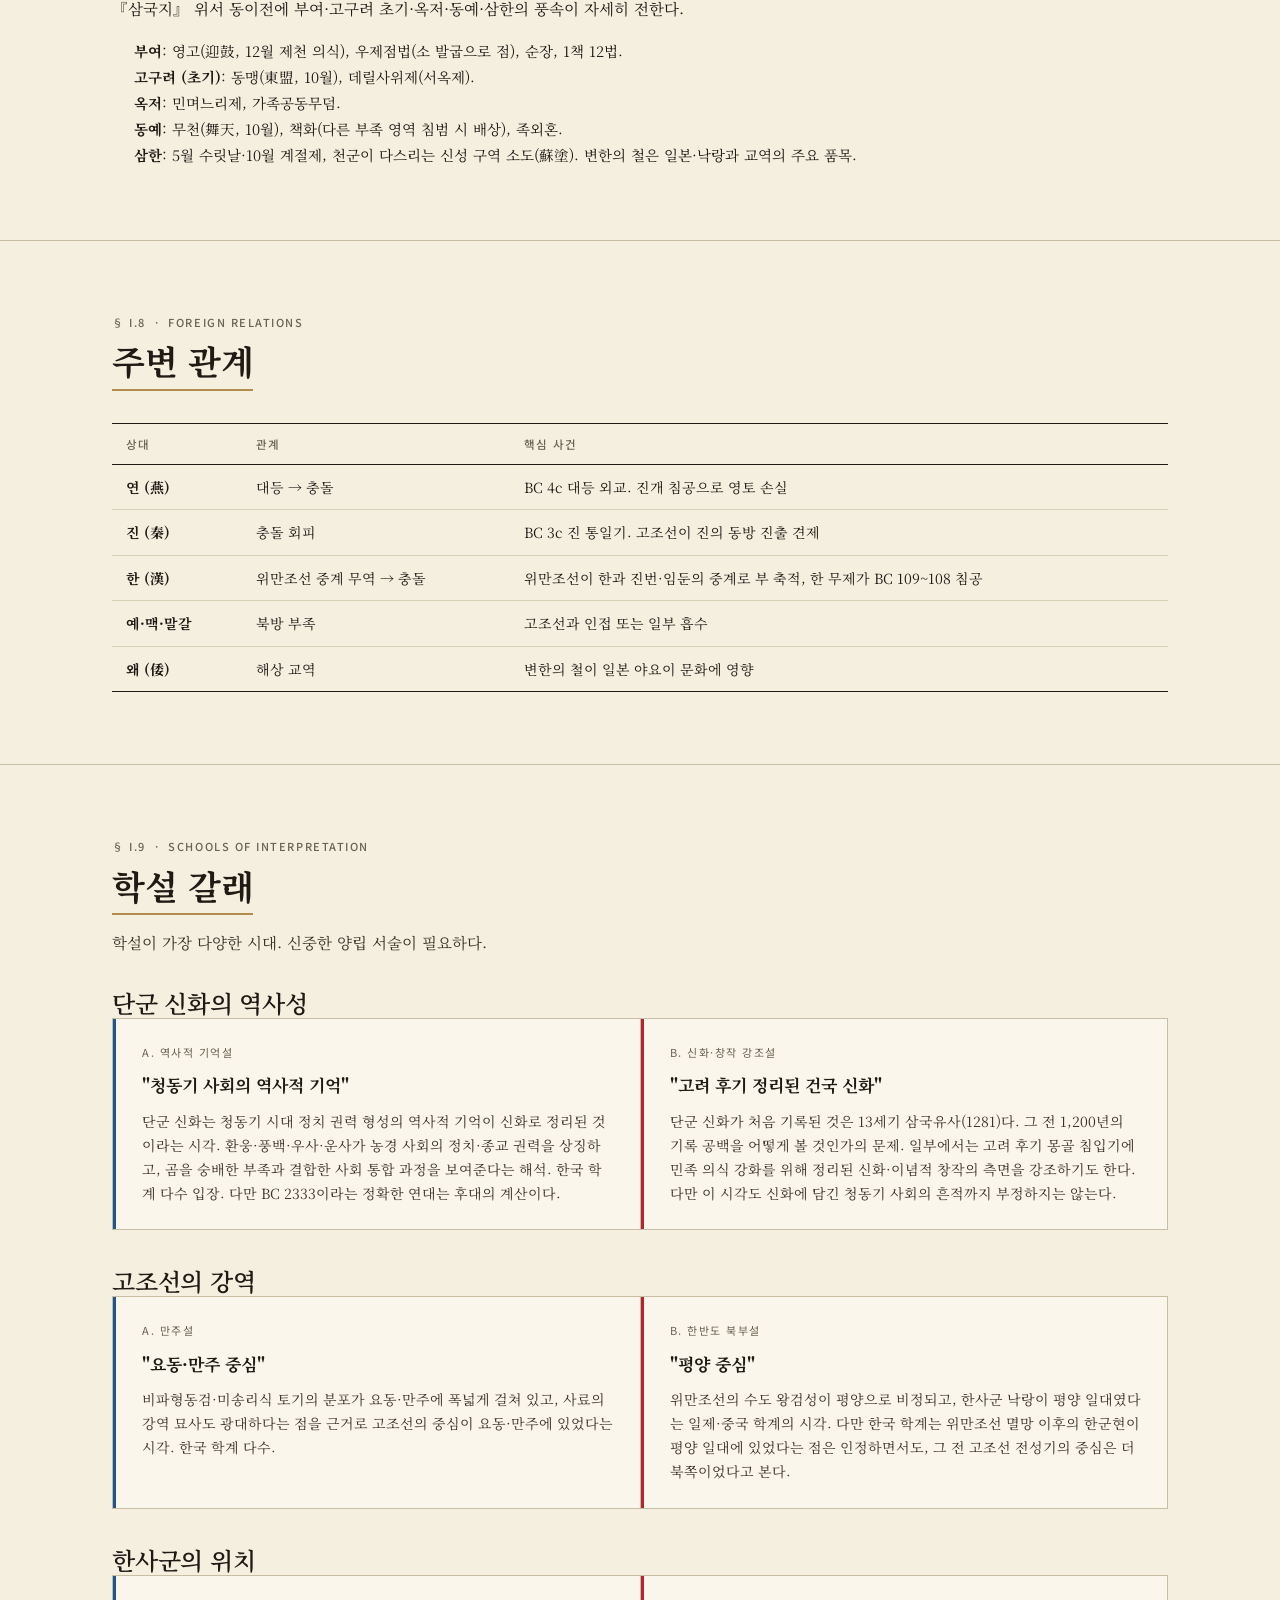
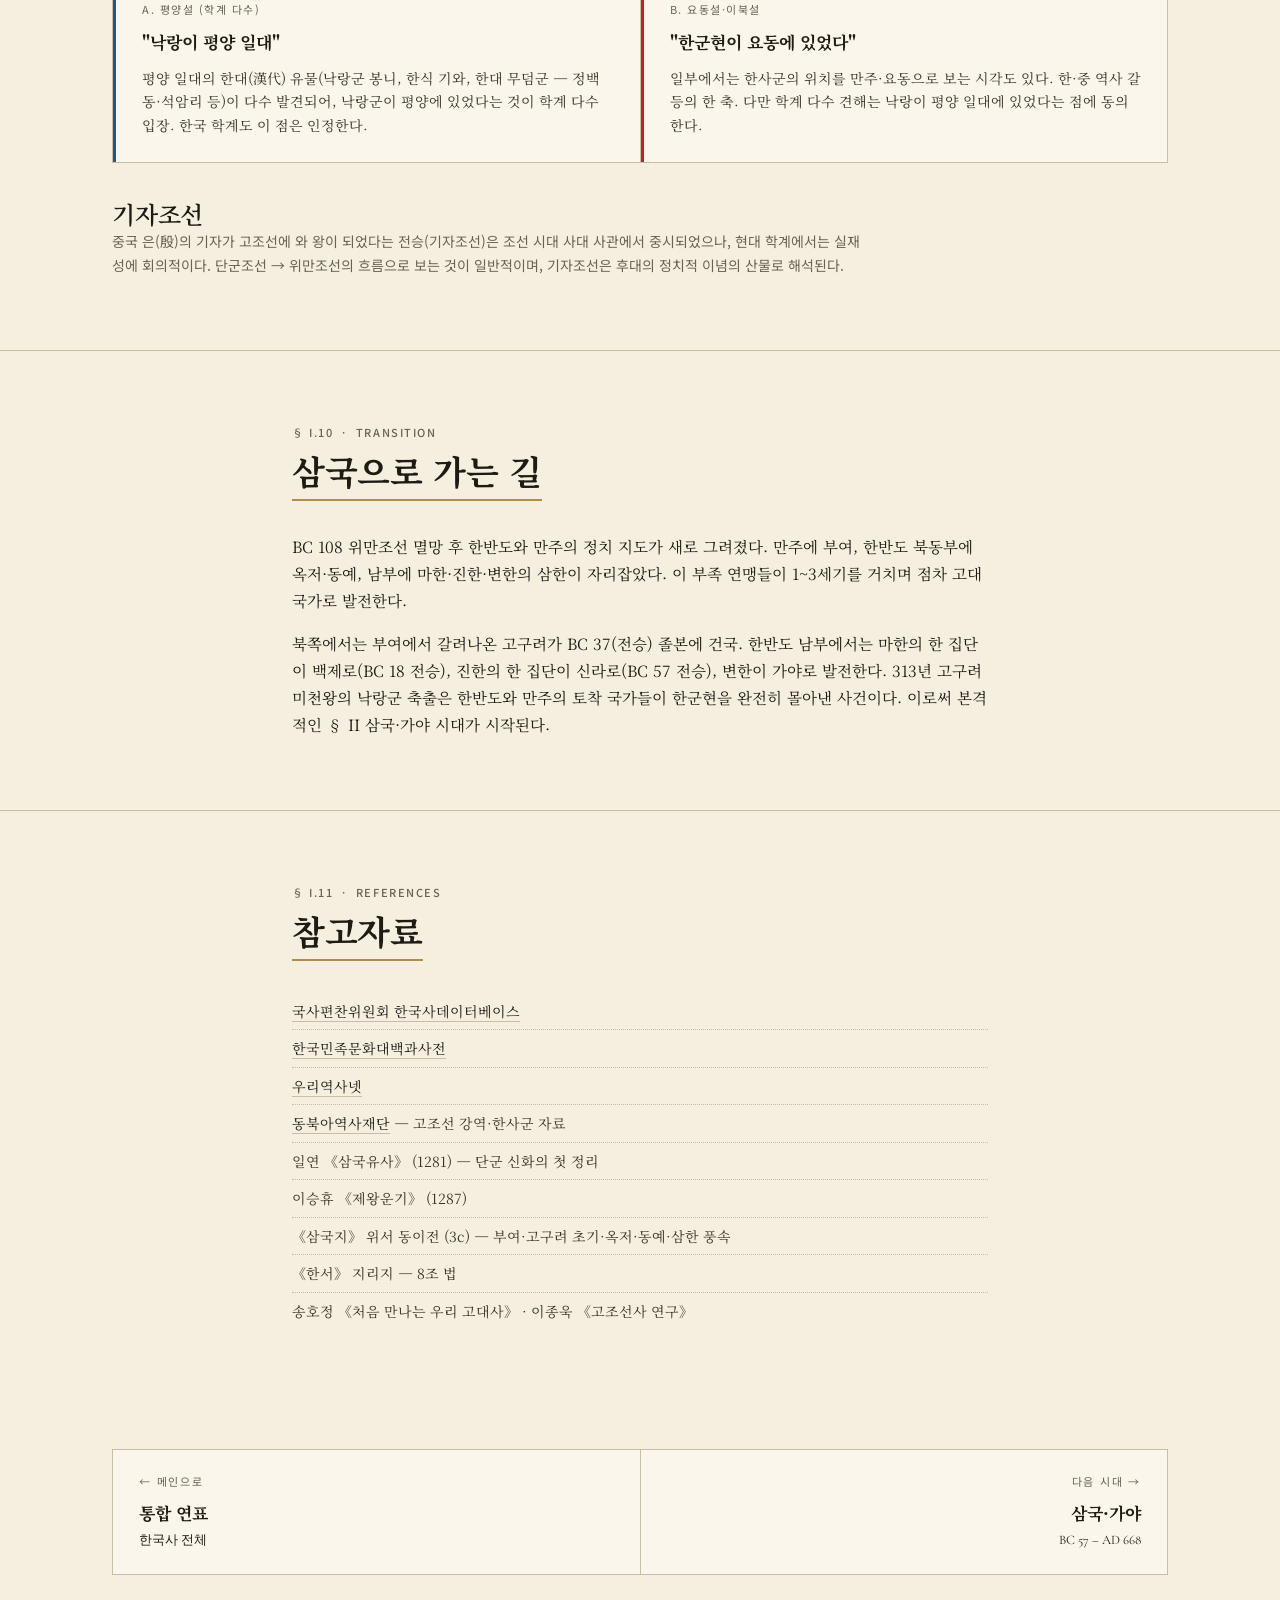
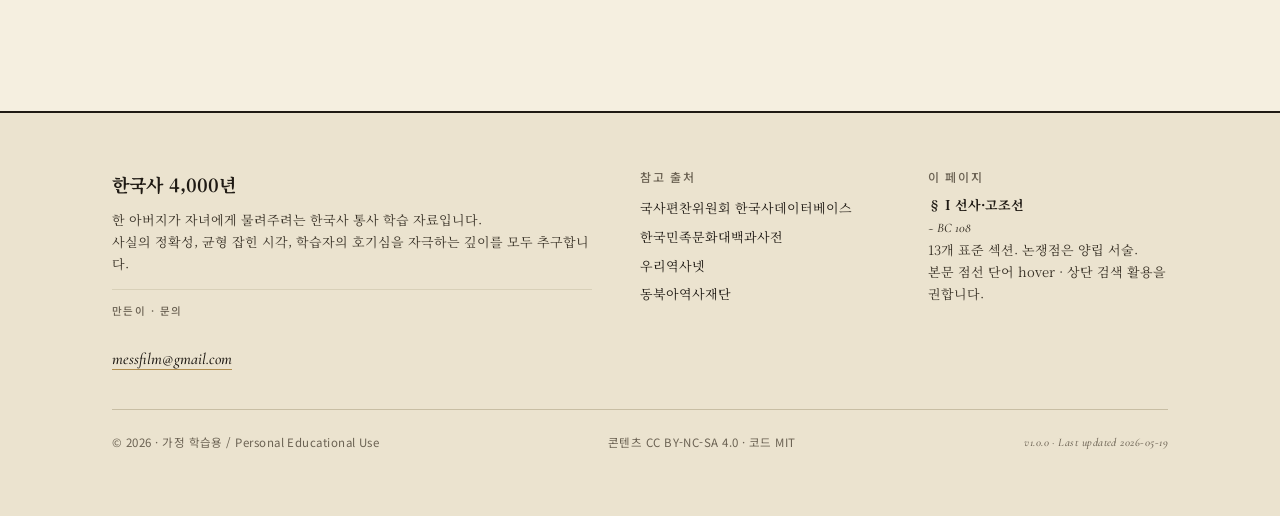
<file: eras/01-prehistoric.html>
<!doctype html>
<html lang="ko" data-era="prehistoric">
<head>
<meta charset="utf-8">
<title>§ I 선사·고조선 (~ BC 108) — 한국사 4,000년</title>
<meta name="viewport" content="width=device-width, initial-scale=1">
<meta name="description" content="선사·고조선(~BC 108)의 통사. 구석기·신석기·청동기·철기, 단군 고조선, 위만조선, 한사군. 한국사의 첫 4,000년.">
<link rel="stylesheet" href="../assets/styles.css">
</head>
<body>

<nav class="site-nav">
  <div class="site-nav__inner">
    <a class="site-nav__brand" href="../index.html">한국사 4,000년<span class="latin">Korean History</span></a>
    <div class="site-nav__links">
      <a href="../index.html">개관</a>
      <a href="01-prehistoric.html" class="is-current">선사</a>
      <a href="02-three-kingdoms.html">삼국</a>
      <a href="03-north-south.html">남북국</a>
      <a href="04-goryeo.html">고려</a>
      <a href="05-joseon-early.html">조선전기</a>
      <a href="06-joseon-late.html">조선후기</a>
      <a href="07-modern-opening.html">개항기</a>
      <a href="08-japanese-colonial.html">일제</a>
      <a href="09-republic.html">대한민국</a>
    </div>
    <div class="search" data-search>
      <input class="search__input" type="search" placeholder="인물·사건·용어 검색…" aria-label="사이트 검색">
      <div class="search__results" role="listbox"></div>
    </div>
  </div>
</nav>

<header class="hero">
  <div class="container">
    <div class="hero__meta">
      <span class="meta">§ I &nbsp;·&nbsp; Prehistoric · Gojoseon</span>
      <span class="hero__meta-line"></span><span class="latin">~ BC 108</span>
    </div>
    <h1>선사·고조선<span class="hanja">先史·古朝鮮</span></h1>
    <p class="hero__period">BC 70만 – BC 108 · <span class="latin">a long beginning</span></p>
    <p class="hero__sub">한반도와 만주의 첫 사람들 — 구석기에서 위만조선까지</p>
    <p class="hero__lead">
      한반도에는 약 70만 년 전부터 구석기 시대 사람들이 살았다. 신석기(BC 8000경)에 농경이 시작되고, 청동기(BC 2000경)에 사회 계급과 정치 단위가 나타났다.
      이 시기에 한국사 첫 국가 <span class="term" data-term="고조선">고조선</span>이 등장한다. 삼국유사·제왕운기는 BC 2333년 단군의 건국을 전승으로 전한다.
      BC 194년 위만이 준왕을 쫓아내고 <span class="term" data-term="위만조선">위만조선</span>을 세웠고, BC 108년 한 무제의 침공으로 위만조선이 멸망하면서 한반도 일부에 <span class="term" data-term="한사군">한사군</span>이 설치되었다.
      같은 시기 만주·한반도에는 부여·옥저·동예·삼한이 자리잡아 다음 시대(삼국)의 토대가 되었다.
    </p>

    <div class="hero-stats">
      <div class="hero-stat"><div class="hero-stat__label">구석기 시작 (추정)</div><div class="hero-stat__value">~70만<span class="latin" style="font-size:0.5em;margin-left:4px;">yrs ago</span></div><div class="hero-stat__sub">단양 금굴 · 공주 석장리</div></div>
      <div class="hero-stat"><div class="hero-stat__label">고조선 (전승)</div><div class="hero-stat__value">BC 2333</div><div class="hero-stat__sub">단군 건국 전승</div></div>
      <div class="hero-stat"><div class="hero-stat__label">위만조선 멸망</div><div class="hero-stat__value">BC 108</div><div class="hero-stat__sub">한 무제 침공</div></div>
      <div class="hero-stat"><div class="hero-stat__label">동시대 정치체</div><div class="hero-stat__value">8+</div><div class="hero-stat__sub">부여·옥저·동예·삼한</div></div>
    </div>
  </div>
</header>

<section id="overview">
  <div class="container container--narrow">
    <header><span class="meta">§ I.1 &nbsp;·&nbsp; Overview</span><h2>시대 개관</h2></header>
    <p>한국사의 시간 깊이는 한반도 사람의 흔적이 처음 발견되는 약 <strong>70만 년 전</strong>까지 거슬러 올라간다. 단양 금굴, 공주 석장리, 평양 검은모루, 연천 전곡리 등 한반도 곳곳에 구석기 유적이 분포한다. 약 1만 년 전 빙하기가 끝나며 신석기 시대로 넘어가고, 빗살무늬 토기와 농경(잡곡)이 시작되었다.</p>
    <p>약 BC 2000~1500년경 <strong>청동기 시대</strong>가 시작되며 한반도와 만주 일대에 비파형 동검·미송리식 토기·고인돌 문화가 퍼졌다. 이 청동기 문화권 안에서 한국사 첫 국가인 <strong>고조선</strong>이 등장한다. 삼국유사와 제왕운기는 BC 2333년에 단군(壇君/檀君)이 아사달에서 고조선을 세웠다고 전승하는데, 이를 역사적으로 해석할지는 학설이 갈린다.</p>
    <p>BC 4세기경 고조선은 철기를 받아들이며 한반도 북부와 만주 일대를 다스리는 강한 국가로 발전했고, 연(燕)·진(秦)·한(漢) 같은 중국 왕조와 외교적으로 대등하게 접했다. BC 194년 위만이 준왕을 쫓아내고 <strong>위만조선</strong>을 세웠다. 그러나 BC 108년 한 무제의 침공으로 위만조선이 멸망하고 그 영역에 <strong>한사군</strong>(낙랑·진번·임둔·현도)이 설치되었다. 한반도 동남부에는 마한·진한·변한의 <strong>삼한</strong>이, 만주에는 부여·옥저·동예가 자리잡아 다음 시대(삼국·가야) 형성의 토대가 되었다.</p>
  </div>
</section>

<section id="phases">
  <div class="container">
    <header><span class="meta">§ I.2 &nbsp;·&nbsp; Four Phases</span><h2>네 시기</h2>
      <p class="lead">선사 70만 년과 고조선 2,200년을 네 굽이로 정리한다.</p></header>
    <div class="svg-figure">
      <svg viewBox="0 0 1080 240" xmlns="http://www.w3.org/2000/svg" role="img" aria-label="선사·고조선 4시기">
        <defs><style>
          .ph { font-family:'Noto Serif KR'; font-weight:700; font-size:13.5px; } .ph:not([fill]) { fill:#faf6eb; }
          .phY { font-family:'Cormorant Garamond'; font-weight:600; font-size:11.5px; } .phY:not([fill]) { fill:#ede0c1; }
          .phK { font-family:'Noto Sans KR'; font-size:10.5px; letter-spacing:0.04em; } .phK:not([fill]) { fill:#d8d0b8; }
          .axL { stroke:#c8bea4; stroke-width:1; }
          .evt { font-family:'Noto Sans KR'; font-size:10px; } .evt:not([fill]) { fill:#1f1a14; }
          .evtY { font-family:'Cormorant Garamond'; font-weight:600; font-size:10.5px; } .evtY:not([fill]) { fill:#b08d4d; }
        </style></defs>
        <g transform="translate(20, 30)">
          <rect x="0"   y="0" width="220" height="84" fill="#3a3328"/>
          <text x="110" y="24" class="ph" text-anchor="middle">구석기</text>
          <text x="110" y="44" class="phY" text-anchor="middle">~ BC 8000</text>
          <text x="110" y="62" class="phK" text-anchor="middle">뗀석기 · 동굴 거주</text>
          <text x="110" y="76" class="phK" text-anchor="middle" style="font-size:9.5px; opacity:0.85;">PALEOLITHIC</text>

          <rect x="222" y="0" width="220" height="84" fill="#5d8a7e"/>
          <text x="332" y="24" class="ph" text-anchor="middle">신석기</text>
          <text x="332" y="44" class="phY" text-anchor="middle">BC 8000 – 2000</text>
          <text x="332" y="62" class="phK" text-anchor="middle">빗살무늬토기 · 농경</text>
          <text x="332" y="76" class="phK" text-anchor="middle" style="font-size:9.5px; opacity:0.85;">NEOLITHIC</text>

          <rect x="444" y="0" width="300" height="84" fill="#c89932"/>
          <text x="594" y="24" class="ph" text-anchor="middle">청동기 · 고조선 형성</text>
          <text x="594" y="44" class="phY" text-anchor="middle">BC 2000 – 400</text>
          <text x="594" y="62" class="phK" text-anchor="middle">비파형동검 · 고인돌 · 단군 (전승)</text>
          <text x="594" y="76" class="phK" text-anchor="middle" style="font-size:9.5px; opacity:0.85;">BRONZE · GOJOSEON</text>

          <rect x="746" y="0" width="294" height="84" fill="#1f1a14"/>
          <text x="893" y="24" class="ph" text-anchor="middle">철기 · 위만조선</text>
          <text x="893" y="44" class="phY" text-anchor="middle">BC 400 – 108</text>
          <text x="893" y="62" class="phK" text-anchor="middle">위만 · 한사군 · 삼한</text>
          <text x="893" y="76" class="phK" text-anchor="middle" style="font-size:9.5px; opacity:0.85;">IRON · WIMAN</text>
        </g>
        <line x1="20" y1="138" x2="1060" y2="138" class="axL"/>
        <g transform="translate(20, 145)">
          <text x="0" y="14" class="evtY">BC 70만</text>
          <text x="222" y="14" class="evtY">BC 8000</text>
          <text x="444" y="14" class="evtY">BC 2000</text>
          <text x="746" y="14" class="evtY">BC 400</text>
          <text x="1040" y="14" class="evtY" text-anchor="end">BC 108</text>
          <text x="0" y="32" class="evt">구석기 시작</text>
          <text x="222" y="32" class="evt">농경 시작</text>
          <text x="444" y="32" class="evt">청동기·고조선</text>
          <text x="746" y="32" class="evt">철기</text>
          <text x="1040" y="32" class="evt" text-anchor="end">위만조선 멸망</text>
        </g>
        <text x="20" y="220" class="evt" style="fill:#6b6253;">* 시기 경계는 통설이며, 지역에 따라 약 500년 정도의 차이가 있을 수 있습니다.</text>
      </svg>
      <div class="svg-figure__caption">선사·고조선 네 시기 · Four Phases · ~ BC 108</div>
    </div>
  </div>
</section>

<section id="polity">
  <div class="container">
    <header><span class="meta">§ I.3 &nbsp;·&nbsp; Polities & Peoples</span><h2>여러 정치체</h2>
      <p class="lead">고조선 외에 함께 자리잡은 만주·한반도의 부족·정치체들.</p></header>
    <div class="dynasty-grid">
      <div class="dynasty-card"><div class="dynasty-card__header"><div class="dynasty-card__name"><span class="term" data-term="고조선">고조선</span><span class="hanja">古朝鮮</span></div><div class="dynasty-card__period">BC 2333(전승) – BC 108</div></div>
        <dl><dt>전승</dt><dd>환웅의 아들 단군왕검이 아사달에 건국(삼국유사·제왕운기)</dd>
          <dt>강역</dt><dd>요동·만주·한반도 북부 일대 (학설 분분)</dd>
          <dt>왕조</dt><dd>단군조선 → 기자조선(전승) → 위만조선(BC 194~108)</dd>
          <dt>문화</dt><dd>비파형동검·미송리식 토기·고인돌. 8조 법(『한서』 기록)</dd>
          <dt>멸망</dt><dd>BC 108 한 무제의 침공으로 위만조선 멸망</dd></dl></div>

      <div class="dynasty-card"><div class="dynasty-card__header"><div class="dynasty-card__name">부여<span class="hanja">夫餘</span></div><div class="dynasty-card__period">BC 2c경 – AD 494</div></div>
        <dl><dt>위치</dt><dd>송화강 유역 (현 중국 지린·헤이룽장)</dd>
          <dt>특징</dt><dd>5부족 연맹(마가·우가·저가·구가·대사). 영고(迎鼓) 제천 의식(12월)</dd>
          <dt>법</dt><dd>1책 12법(도둑은 12배 변상), 순장(殉葬)</dd>
          <dt>역사</dt><dd>고구려 주몽이 부여 출신. AD 494 고구려에 흡수</dd></dl></div>

      <div class="dynasty-card"><div class="dynasty-card__header"><div class="dynasty-card__name">옥저 · 동예<span class="hanja">沃沮·東濊</span></div><div class="dynasty-card__period">BC 1c – AD 5c</div></div>
        <dl><dt>위치</dt><dd>옥저: 함흥 일대 / 동예: 강원도 북부·함경 남부</dd>
          <dt>특징 (옥저)</dt><dd>해산물 풍부. 민며느리제, 가족공동무덤</dd>
          <dt>특징 (동예)</dt><dd>책화(다른 부족 영역 침범 시 배상), 족외혼. 무천(舞天) 제천 의식</dd>
          <dt>역사</dt><dd>고구려에 점차 흡수</dd></dl></div>

      <div class="dynasty-card"><div class="dynasty-card__header"><div class="dynasty-card__name">삼한 (마한·진한·변한)<span class="hanja">三韓</span></div><div class="dynasty-card__period">BC 2c – AD 3~4c</div></div>
        <dl><dt>위치</dt><dd>마한(경기·충청·전라, 54국) · 진한(경상도 동부, 12국) · 변한(낙동강 하류, 12국)</dd>
          <dt>특징</dt><dd>군장(신지·견지·읍차)이 다스리는 부족 연맹. 천군·소도(蘇塗)의 종교적 영역</dd>
          <dt>경제</dt><dd>변한의 철. 일본·낙랑과 교역</dd>
          <dt>발전</dt><dd>마한 → 백제, 진한 → 신라, 변한 → 가야로 발전</dd></dl></div>
    </div>
  </div>
</section>

<section id="people">
  <div class="container">
    <header><span class="meta">§ I.4 &nbsp;·&nbsp; Key Figures & Cultures</span><h2>전승의 인물과 유적</h2>
      <p class="lead">이 시기는 사료가 적어 인물 정보가 제한적이다. 전승의 인물과 주요 유적을 함께 본다.</p></header>
    <div class="fig-grid">

      <div class="fig-card" id="단군"><div class="fig-card__name">단군왕검<span class="hanja">檀君王儉</span></div>
        <div class="fig-card__years">전승 BC 2333~</div>
        <div class="fig-card__epithet">고조선 건국 전승의 시조</div>
        <div class="fig-card__body">삼국유사(1281)와 제왕운기(1287)에 처음 정리. 환인의 손자, 환웅의 아들. 아사달에 도읍하고 1,500년 다스렸다는 전승. 곰이 사람이 된 웅녀 신화와 결합. 역사적 실재 여부는 학설이 갈리지만, 한국인의 정체성 형성에 결정적 역할을 했다.</div></div>

      <div class="fig-card" id="환웅"><div class="fig-card__name">환웅<span class="hanja">桓雄</span></div>
        <div class="fig-card__years">전승</div>
        <div class="fig-card__epithet">단군의 아버지</div>
        <div class="fig-card__body">하늘의 신 환인의 아들. 풍백(風伯)·우사(雨師)·운사(雲師)와 함께 태백산(현 묘향산설 등)에 강림. 곰이 변한 웅녀와 결혼해 단군을 낳았다는 전승.</div></div>

      <div class="fig-card" id="기자"><div class="fig-card__name">기자<span class="hanja">箕子</span></div>
        <div class="fig-card__years">전승 BC 11c</div>
        <div class="fig-card__epithet">기자조선(전승)의 시조</div>
        <div class="fig-card__body">중국 은(殷)나라 왕족이 주(周)에 망명해 조선에 와 왕이 되었다는 전승. 현대 학계에서는 실재성에 회의적. 조선 시대 사대 사관의 한 축이었다.</div></div>

      <div class="fig-card" id="위만"><div class="fig-card__name">위만<span class="hanja">衛滿</span></div>
        <div class="fig-card__years">? – ? · 재위 BC 194~?</div>
        <div class="fig-card__epithet">위만조선의 창업자</div>
        <div class="fig-card__body">연(燕) 출신. BC 195 유민 1천여 명을 이끌고 고조선에 망명. 준왕의 신임으로 서쪽 변경을 지키다 BC 194 준왕을 쫓아내고 왕이 되었다. 한과 진번·임둔의 중계 무역을 독점하며 강성.</div></div>

      <div class="fig-card" id="우거왕"><div class="fig-card__name">우거왕<span class="hanja">右渠王</span></div>
        <div class="fig-card__years">? – BC 108</div>
        <div class="fig-card__epithet">위만조선의 마지막 왕</div>
        <div class="fig-card__body">위만의 손자. 한의 입조 요구를 거부해 BC 109 한 무제의 침공을 받았다. 약 1년 농성 끝에 BC 108 왕검성 함락 직전 내부 분열로 살해. 위만조선 멸망.</div></div>

      <div class="fig-card" id="고인돌"><div class="fig-card__name">고인돌<span class="hanja">支石墓</span></div>
        <div class="fig-card__years">청동기</div>
        <div class="fig-card__epithet">한반도의 거석문화</div>
        <div class="fig-card__body">청동기 시대 무덤. 한반도에 약 3만 5천 기로 세계 최대 밀집. 강화·고창·화순의 고인돌 유적이 2000년 유네스코 세계유산. 정치 권력의 형성을 보여준다.</div></div>

      <div class="fig-card" id="비파형동검"><div class="fig-card__name">비파형 동검<span class="hanja">琵琶形銅劍</span></div>
        <div class="fig-card__years">BC 10~5c</div>
        <div class="fig-card__epithet">고조선 문화권의 상징</div>
        <div class="fig-card__body">악기 비파를 닮은 청동 검. 요동·만주·한반도 북부에 분포. 고조선 강역 추정의 근거. 후에 세형동검(BC 5~1c)으로 발전.</div></div>

      <div class="fig-card" id="빗살무늬토기"><div class="fig-card__name">빗살무늬 토기<span class="hanja">櫛文土器</span></div>
        <div class="fig-card__years">BC 8000~2000</div>
        <div class="fig-card__epithet">신석기의 대표 토기</div>
        <div class="fig-card__body">바닥이 뾰족하거나 둥글고 표면에 빗살 무늬. 서울 암사동 등 강가에 집중 발견. 농경·어로의 시작과 함께 등장.</div></div>

      <div class="fig-card" id="반구대"><div class="fig-card__name">반구대 암각화<span class="hanja">盤龜臺岩刻畵</span></div>
        <div class="fig-card__years">신석기~청동기</div>
        <div class="fig-card__epithet">선사 미술의 정점</div>
        <div class="fig-card__body">울산 대곡천. 고래·호랑이·사슴 등 300여 점의 그림. 세계에서 가장 오래된 포경 기록 중 하나. 2025년 유네스코 세계유산 등재.</div></div>

      <div class="fig-card" id="연천전곡리"><div class="fig-card__name">연천 전곡리<span class="hanja">漣川 全谷里</span></div>
        <div class="fig-card__years">구석기, 약 30만 년 전</div>
        <div class="fig-card__epithet">아슐리안 주먹도끼의 발견</div>
        <div class="fig-card__body">1978년 미군 그렉 보웬이 발견. 동아시아 최초의 아슐리안형 주먹도끼. 동아시아 구석기 학설(모비우스 라인)을 뒤집었다.</div></div>

      <div class="fig-card" id="단양금굴"><div class="fig-card__name">단양 금굴<span class="hanja">丹陽 金窟</span></div>
        <div class="fig-card__years">구석기, 약 70만 년 전</div>
        <div class="fig-card__epithet">한반도 가장 오래된 인류 유적</div>
        <div class="fig-card__body">충북 단양 매포읍. 동굴 유적. 구석기 전기부터 신석기까지 연속 거주. 한반도 인류사의 시간 깊이를 보여준다.</div></div>

      <div class="fig-card" id="공주석장리"><div class="fig-card__name">공주 석장리<span class="hanja">公州 石壯里</span></div>
        <div class="fig-card__years">구석기, 약 30만 년 전~</div>
        <div class="fig-card__epithet">한국 구석기 연구의 출발점</div>
        <div class="fig-card__body">금강변. 1964년부터 발굴. 한국에 본격 구석기 시대가 있음을 학계에 확인시킨 유적. 손보기 교수 주도.</div></div>
    </div>
  </div>
</section>

<section id="chronology">
  <div class="container">
    <header><span class="meta">§ I.5 &nbsp;·&nbsp; Chronology</span><h2>연대기</h2>
      <p class="lead">선사 70만 년과 고조선 2,200년의 굵직한 사건들.</p></header>
    <div class="timeline">

      <div class="timeline__phase"><span class="timeline__phase-title">구석기</span><span class="timeline__phase-period">~ BC 8000</span></div>

      <div class="tl-event" data-cat="society"><div class="tl-event__year">약 70만 년 전</div><div>
        <div class="tl-event__title">한반도 구석기 시작</div>
        <div class="tl-event__body">단양 금굴, 평양 검은모루 등에서 최초기 구석기 흔적. 무리 생활, 동굴 거주, 사냥·채집.</div></div></div>

      <div class="tl-event" data-cat="culture"><div class="tl-event__year">약 30만 년 전</div><div>
        <div class="tl-event__title">아슐리안 주먹도끼 · 연천 전곡리</div>
        <div class="tl-event__body">1978년 미군 병사가 발견한 주먹도끼가 동아시아 구석기 통념을 뒤집었다.</div></div></div>

      <div class="tl-event" data-cat="society"><div class="tl-event__year">약 3만 년 전</div><div>
        <div class="tl-event__title">후기 구석기 · 슴베찌르개</div>
        <div class="tl-event__body">정교한 석기 제작. 공주 석장리, 단양 수양개 등.</div></div></div>

      <div class="timeline__phase"><span class="timeline__phase-title">신석기</span><span class="timeline__phase-period">BC 8000 – 2000</span></div>

      <div class="tl-event" data-cat="society"><div class="tl-event__year">BC 8000<span style="font-size:0.7em;">경</span></div><div>
        <div class="tl-event__title">신석기 시작 · 빗살무늬토기</div>
        <div class="tl-event__body">간석기, 농경(잡곡) 시작. 강가·해안가에 정착 마을. 빗살무늬토기. 서울 암사동 유적이 대표적.</div></div></div>

      <div class="tl-event" data-cat="society"><div class="tl-event__year">BC 5000<span style="font-size:0.7em;">경</span></div><div>
        <div class="tl-event__title">농경 본격화</div>
        <div class="tl-event__body">조·피·수수 등 잡곡 재배. 가축 사육(돼지·개). 토템·애니미즘·샤머니즘의 원시 신앙.</div></div></div>

      <div class="timeline__phase"><span class="timeline__phase-title">청동기 · 고조선 형성</span><span class="timeline__phase-period">BC 2000 – 400</span></div>

      <div class="tl-event" data-cat="society"><div class="tl-event__year">BC 2000<span style="font-size:0.7em;">경</span></div><div>
        <div class="tl-event__title">청동기 시작</div>
        <div class="tl-event__body">비파형동검·미송리식 토기·민무늬토기. 농경 본격화(벼농사 점진 도입). 고인돌·돌널무덤. 사회 계급의 출현.</div></div></div>

      <div class="tl-event" data-cat="politics"><div class="tl-event__year">BC 2333 (전승)</div><div>
        <div class="tl-event__title">단군 고조선 건국 (전승)</div>
        <div class="tl-event__body">삼국유사·제왕운기의 전승. 단군왕검이 아사달에 도읍. 한국사 첫 국가의 시작을 알리는 전승이다.</div></div></div>

      <div class="tl-event" data-cat="society"><div class="tl-event__year">BC 1500~500</div><div>
        <div class="tl-event__title">고인돌 문화 절정</div>
        <div class="tl-event__body">한반도에 약 3만 5천 기. 강화·고창·화순이 대표. 정치 권력이 무덤 규모로 가시화. 2000년 유네스코 세계유산.</div></div></div>

      <div class="timeline__phase"><span class="timeline__phase-title">철기 · 위만조선</span><span class="timeline__phase-period">BC 400 – BC 108</span></div>

      <div class="tl-event" data-cat="society"><div class="tl-event__year">BC 5~4c</div><div>
        <div class="tl-event__title">철기 도입 · 세형동검</div>
        <div class="tl-event__body">중국 전국시대 영향으로 철기가 한반도에 들어옴. 세형동검(韓國式銅劍)이 비파형을 잇는다. 농업 생산력 향상.</div></div></div>

      <div class="tl-event" data-cat="foreign"><div class="tl-event__year">BC 4c</div><div>
        <div class="tl-event__title">고조선 vs 연(燕)</div>
        <div class="tl-event__body">고조선이 연과 대등한 외교를 벌이며 강성. 연의 장수 진개의 침공으로 서방 영토 2천 리 상실 기록(『위략』).</div></div></div>

      <div class="tl-event" data-cat="politics"><div class="tl-event__year">BC 194</div><div>
        <div class="tl-event__title"><span class="term" data-term="위만조선">위만조선</span> 성립 <span class="hanja">衛滿朝鮮</span></div>
        <div class="tl-event__body">연 출신 위만이 1천여 명을 이끌고 망명. 준왕을 쫓아내고 왕이 되었다. 준왕은 남쪽으로 도망쳐 한왕(韓王)을 칭함.</div></div></div>

      <div class="tl-event" data-cat="foreign"><div class="tl-event__year">BC 109</div><div>
        <div class="tl-event__title">한 무제의 침공</div>
        <div class="tl-event__body">우거왕이 한의 입조 요구를 거부하자 한 무제가 수륙 양면으로 침공. 1차 패배 후 재침.</div></div></div>

      <div class="tl-event" data-cat="war"><div class="tl-event__year">BC 108</div><div>
        <div class="tl-event__title">위만조선 멸망 · 한사군 설치</div>
        <div class="tl-event__body">왕검성이 약 1년 농성 끝에 함락. 우거왕이 살해되며 위만조선 멸망. 한이 그 영역에 <span class="term" data-term="한사군">한사군</span>(낙랑·진번·임둔·현도) 설치.</div></div></div>

      <div class="tl-event" data-cat="foreign"><div class="tl-event__year">BC 82 / BC 75</div><div>
        <div class="tl-event__title">한사군의 변동</div>
        <div class="tl-event__body">BC 82 진번·임둔 폐지·축소. BC 75 현도 이동. 한반도 중남부의 한군현 영향 감소.</div></div></div>

      <div class="tl-event" data-cat="society"><div class="tl-event__year">BC 1c경~</div><div>
        <div class="tl-event__title">부여·옥저·동예·삼한 본격 성장</div>
        <div class="tl-event__body">고조선 유민이 남하하며 한반도 남부에 마한·진한·변한의 삼한 정치체 발전. 만주에는 부여, 한반도 북동부에는 옥저·동예가 자리잡았다.</div></div></div>

      <div class="tl-event" data-cat="foreign"><div class="tl-event__year">AD 313</div><div>
        <div class="tl-event__title">낙랑군 축출 (다음 시대로)</div>
        <div class="tl-event__body">고구려 미천왕이 낙랑군을 축출. 약 400년 이어진 한군현 지배가 끝난다. 이로써 본격적인 삼국 시대(§ II)로 넘어간다.</div></div></div>
    </div>
  </div>
</section>

<section id="wars">
  <div class="container">
    <header><span class="meta">§ I.6 &nbsp;·&nbsp; Wars & Encounters</span><h2>전쟁과 접촉</h2></header>
    <div class="cards-grid cards-grid--2">
      <div class="card"><div class="card__num">A.</div><div class="card__title">고조선 vs 연</div><div class="card__period">BC 4c경</div>
        <div class="card__summary">『위략』 기록: 연의 장수 진개가 고조선 서방을 침공해 2천 리 영토 상실. 다만 이 기록은 과장 가능성도 있어 학설이 분분하다. 그 후 고조선이 점차 회복.</div>
        <div class="card__tags">연 · 진개 · 서방</div></div>
      <div class="card"><div class="card__num">B.</div><div class="card__title">위만의 정변</div><div class="card__period">BC 194</div>
        <div class="card__summary">연 출신 위만이 준왕의 신임을 얻은 뒤 정변. 준왕은 남쪽으로 도망쳐 한왕(韓王)을 칭하며 마한 지역으로 들어갔다는 전승.</div>
        <div class="card__tags">위만 · 준왕 · 정변</div></div>
      <div class="card"><div class="card__num">C.</div><div class="card__title">한 무제의 침공</div><div class="card__period">BC 109 – 108</div>
        <div class="card__summary">한 무제가 5만 군 수륙 양면 침공. 좌장군 순체·누선장군 양복. 1년 농성 끝 왕검성 함락 직전 신하의 분열로 우거왕 살해. 위만조선 멸망.</div>
        <div class="card__tags">한 무제 · 우거왕 · 왕검성</div></div>
      <div class="card"><div class="card__num">D.</div><div class="card__title">한사군 설치와 그 후</div><div class="card__period">BC 108 ~ AD 313</div>
        <div class="card__summary">낙랑·진번·임둔·현도. 그 중 낙랑이 약 400년 이어졌다. 한군현의 위치를 둘러싸고 한·중 학설 갈등이 있다. AD 313 고구려 미천왕이 낙랑을 축출하며 한군현 지배 종결.</div>
        <div class="card__tags">낙랑 · 한군현 · 미천왕</div></div>
    </div>
  </div>
</section>

<section id="culture">
  <div class="container">
    <header><span class="meta">§ I.7 &nbsp;·&nbsp; Society · Economy · Culture</span><h2>사회·경제·문화</h2></header>

    <h3>고조선의 8조 법</h3>
    <p>『한서(漢書)』 지리지에 고조선의 법 8조 중 3조가 전한다.</p>
    <ol style="font-size:14.5px; line-height:1.85; max-width:760px; margin: 0 0 20px 22px;">
      <li><strong>살인자는 즉시 죽인다.</strong> 생명 존중과 형벌 사회의 출현을 보여준다.</li>
      <li><strong>상해를 입힌 자는 곡식으로 갚는다.</strong> 사유재산(곡식)의 등장.</li>
      <li><strong>도둑질한 자는 노비로 삼는다.</strong> 노비 계급의 존재. 다만 50만 전을 내면 사면. 화폐 사용의 시작.</li>
    </ol>
    <p style="font-size:14px; color:var(--meok-mute); font-family:'Noto Sans KR'; max-width:760px;">남은 5조는 전하지 않는다. 8조 법은 신분 차별·사유재산·형벌의 사회임을 보여준다. 고조선이 단순 부족 사회가 아니라 국가 단계에 이르렀음을 짐작할 수 있는 자료다.</p>

    <h3>유물·유적</h3>
    <table class="tbl" style="max-width:880px;">
      <thead><tr><th style="width:160px;">유물·유적</th><th style="width:120px;">시대</th><th>의의</th></tr></thead>
      <tbody>
        <tr><td>연천 전곡리</td><td>구석기 (30만 년)</td><td>아슐리안 주먹도끼. 모비우스 라인 논쟁.</td></tr>
        <tr><td>공주 석장리</td><td>구석기 (30만 년~)</td><td>한국 구석기 연구의 출발. 손보기 발굴.</td></tr>
        <tr><td>서울 암사동</td><td>신석기 (BC 4000~)</td><td>빗살무늬토기, 움집. 한강 신석기의 표본.</td></tr>
        <tr><td>울산 반구대 암각화</td><td>신석기~청동기</td><td>고래·호랑이·사슴 그림. 2025 유네스코 세계유산.</td></tr>
        <tr><td>강화·고창·화순 고인돌</td><td>청동기 (BC 1500~500)</td><td>약 3만 5천 기, 세계 최대 밀집. 2000 유네스코 세계유산.</td></tr>
        <tr><td>비파형동검</td><td>청동기 (BC 10~5c)</td><td>고조선 문화권 추정의 근거.</td></tr>
        <tr><td>미송리식 토기</td><td>청동기</td><td>주둥이가 벌어진 단지. 고조선 강역 추정에 활용.</td></tr>
      </tbody>
    </table>

    <h3>주변 정치체의 풍속</h3>
    <p>『삼국지』 위서 동이전에 부여·고구려 초기·옥저·동예·삼한의 풍속이 자세히 전한다.</p>
    <ul style="font-size:14.5px; line-height:1.8; max-width:760px; margin: 12px 0 0 22px;">
      <li><strong>부여</strong>: 영고(迎鼓, 12월 제천 의식), 우제점법(소 발굽으로 점), 순장, 1책 12법.</li>
      <li><strong>고구려 (초기)</strong>: 동맹(東盟, 10월), 데릴사위제(서옥제).</li>
      <li><strong>옥저</strong>: 민며느리제, 가족공동무덤.</li>
      <li><strong>동예</strong>: 무천(舞天, 10월), 책화(다른 부족 영역 침범 시 배상), 족외혼.</li>
      <li><strong>삼한</strong>: 5월 수릿날·10월 계절제, 천군이 다스리는 신성 구역 소도(蘇塗). 변한의 철은 일본·낙랑과 교역의 주요 품목.</li>
    </ul>
  </div>
</section>

<section id="foreign">
  <div class="container">
    <header><span class="meta">§ I.8 &nbsp;·&nbsp; Foreign Relations</span><h2>주변 관계</h2></header>
    <table class="tbl">
      <thead><tr><th style="width:130px;">상대</th><th>관계</th><th>핵심 사건</th></tr></thead>
      <tbody>
        <tr><td><strong>연 (燕)</strong></td><td>대등 → 충돌</td><td>BC 4c 대등 외교. 진개 침공으로 영토 손실</td></tr>
        <tr><td><strong>진 (秦)</strong></td><td>충돌 회피</td><td>BC 3c 진 통일기. 고조선이 진의 동방 진출 견제</td></tr>
        <tr><td><strong>한 (漢)</strong></td><td>위만조선 중계 무역 → 충돌</td><td>위만조선이 한과 진번·임둔의 중계로 부 축적, 한 무제가 BC 109~108 침공</td></tr>
        <tr><td><strong>예·맥·말갈</strong></td><td>북방 부족</td><td>고조선과 인접 또는 일부 흡수</td></tr>
        <tr><td><strong>왜 (倭)</strong></td><td>해상 교역</td><td>변한의 철이 일본 야요이 문화에 영향</td></tr>
      </tbody>
    </table>
  </div>
</section>

<section id="theories">
  <div class="container">
    <header><span class="meta">§ I.9 &nbsp;·&nbsp; Schools of Interpretation</span><h2>학설 갈래</h2>
      <p class="lead">학설이 가장 다양한 시대. 신중한 양립 서술이 필요하다.</p></header>

    <h3>단군 신화의 역사성</h3>
    <div class="theories">
      <div class="theory theory--a"><div class="theory__label">A. 역사적 기억설</div><div class="theory__title">"청동기 사회의 역사적 기억"</div>
        <div class="theory__body">단군 신화는 청동기 시대 정치 권력 형성의 역사적 기억이 신화로 정리된 것이라는 시각. 환웅·풍백·우사·운사가 농경 사회의 정치·종교 권력을 상징하고, 곰을 숭배한 부족과 결합한 사회 통합 과정을 보여준다는 해석. 한국 학계 다수 입장. 다만 BC 2333이라는 정확한 연대는 후대의 계산이다.</div></div>
      <div class="theory theory--b"><div class="theory__label">B. 신화·창작 강조설</div><div class="theory__title">"고려 후기 정리된 건국 신화"</div>
        <div class="theory__body">단군 신화가 처음 기록된 것은 13세기 삼국유사(1281)다. 그 전 1,200년의 기록 공백을 어떻게 볼 것인가의 문제. 일부에서는 고려 후기 몽골 침입기에 민족 의식 강화를 위해 정리된 신화·이념적 창작의 측면을 강조하기도 한다. 다만 이 시각도 신화에 담긴 청동기 사회의 흔적까지 부정하지는 않는다.</div></div>
    </div>

    <h3 style="margin-top:36px;">고조선의 강역</h3>
    <div class="theories">
      <div class="theory theory--a"><div class="theory__label">A. 만주설</div><div class="theory__title">"요동·만주 중심"</div>
        <div class="theory__body">비파형동검·미송리식 토기의 분포가 요동·만주에 폭넓게 걸쳐 있고, 사료의 강역 묘사도 광대하다는 점을 근거로 고조선의 중심이 요동·만주에 있었다는 시각. 한국 학계 다수.</div></div>
      <div class="theory theory--b"><div class="theory__label">B. 한반도 북부설</div><div class="theory__title">"평양 중심"</div>
        <div class="theory__body">위만조선의 수도 왕검성이 평양으로 비정되고, 한사군 낙랑이 평양 일대였다는 일제·중국 학계의 시각. 다만 한국 학계는 위만조선 멸망 이후의 한군현이 평양 일대에 있었다는 점은 인정하면서도, 그 전 고조선 전성기의 중심은 더 북쪽이었다고 본다.</div></div>
    </div>

    <h3 style="margin-top:36px;">한사군의 위치</h3>
    <div class="theories">
      <div class="theory theory--a"><div class="theory__label">A. 평양설 (학계 다수)</div><div class="theory__title">"낙랑이 평양 일대"</div>
        <div class="theory__body">평양 일대의 한대(漢代) 유물(낙랑군 봉니, 한식 기와, 한대 무덤군 — 정백동·석암리 등)이 다수 발견되어, 낙랑군이 평양에 있었다는 것이 학계 다수 입장. 한국 학계도 이 점은 인정한다.</div></div>
      <div class="theory theory--b"><div class="theory__label">B. 요동설·이북설</div><div class="theory__title">"한군현이 요동에 있었다"</div>
        <div class="theory__body">일부에서는 한사군의 위치를 만주·요동으로 보는 시각도 있다. 한·중 역사 갈등의 한 축. 다만 학계 다수 견해는 낙랑이 평양 일대에 있었다는 점에 동의한다.</div></div>
    </div>

    <h3 style="margin-top:36px;">기자조선</h3>
    <p style="font-size:14px; color:var(--meok-mute); font-family:'Noto Sans KR'; max-width:760px;">중국 은(殷)의 기자가 고조선에 와 왕이 되었다는 전승(기자조선)은 조선 시대 사대 사관에서 중시되었으나, 현대 학계에서는 실재성에 회의적이다. 단군조선 → 위만조선의 흐름으로 보는 것이 일반적이며, 기자조선은 후대의 정치적 이념의 산물로 해석된다.</p>
  </div>
</section>

<section id="next">
  <div class="container container--narrow">
    <header><span class="meta">§ I.10 &nbsp;·&nbsp; Transition</span><h2>삼국으로 가는 길</h2></header>
    <p>BC 108 위만조선 멸망 후 한반도와 만주의 정치 지도가 새로 그려졌다. 만주에 부여, 한반도 북동부에 옥저·동예, 남부에 마한·진한·변한의 삼한이 자리잡았다. 이 부족 연맹들이 1~3세기를 거치며 점차 고대 국가로 발전한다.</p>
    <p>북쪽에서는 부여에서 갈려나온 고구려가 BC 37(전승) 졸본에 건국. 한반도 남부에서는 마한의 한 집단이 백제로(BC 18 전승), 진한의 한 집단이 신라로(BC 57 전승), 변한이 가야로 발전한다. 313년 고구려 미천왕의 낙랑군 축출은 한반도와 만주의 토착 국가들이 한군현을 완전히 몰아낸 사건이다. 이로써 본격적인 § II 삼국·가야 시대가 시작된다.</p>
  </div>
</section>

<section id="refs">
  <div class="container container--narrow">
    <header><span class="meta">§ I.11 &nbsp;·&nbsp; References</span><h2>참고자료</h2></header>
    <ul class="refs">
      <li><a href="https://db.history.go.kr/" target="_blank" rel="noopener">국사편찬위원회 한국사데이터베이스</a></li>
      <li><a href="https://encykorea.aks.ac.kr/" target="_blank" rel="noopener">한국민족문화대백과사전</a></li>
      <li><a href="https://contents.history.go.kr/" target="_blank" rel="noopener">우리역사넷</a></li>
      <li><a href="https://www.nahf.or.kr/" target="_blank" rel="noopener">동북아역사재단</a> — 고조선 강역·한사군 자료</li>
      <li>일연 《삼국유사》 (1281) — 단군 신화의 첫 정리</li>
      <li>이승휴 《제왕운기》 (1287)</li>
      <li>《삼국지》 위서 동이전 (3c) — 부여·고구려 초기·옥저·동예·삼한 풍속</li>
      <li>《한서》 지리지 — 8조 법</li>
      <li>송호정 《처음 만나는 우리 고대사》 · 이종욱 《고조선사 연구》</li>
    </ul>
  </div>
</section>

<section style="border-top:none; padding-top: 0;">
  <div class="container">
    <div class="era-pn">
      <a href="../index.html"><div class="era-pn__dir">← 메인으로</div><div class="era-pn__title">통합 연표</div><div class="era-pn__period">한국사 전체</div></a>
      <a class="era-pn--next" href="02-three-kingdoms.html"><div class="era-pn__dir">다음 시대 →</div><div class="era-pn__title">삼국·가야</div><div class="era-pn__period">BC 57 – AD 668</div></a>
    </div>
  </div>
</section>

<footer class="site-footer">
  <div class="container">
    <div class="site-footer__cols">
      <div>
        <div class="site-footer__brand">한국사 4,000년</div>
        <p>한 아버지가 자녀에게 물려주려는 한국사 통사 학습 자료입니다.<br>
        사실의 정확성, 균형 잡힌 시각, 학습자의 호기심을 자극하는 깊이를 모두 추구합니다.</p>
        <p class="site-footer__contact"><span class="meta">만든이 · 문의</span><br><a href="mailto:messfilm@gmail.com">messfilm@gmail.com</a></p>
      </div>
      <div>
        <h4>참고 출처</h4>
        <ul>
          <li><a href="https://db.history.go.kr/" target="_blank" rel="noopener">국사편찬위원회 한국사데이터베이스</a></li>
          <li><a href="https://encykorea.aks.ac.kr/" target="_blank" rel="noopener">한국민족문화대백과사전</a></li>
          <li><a href="https://contents.history.go.kr/" target="_blank" rel="noopener">우리역사넷</a></li>
          <li><a href="https://www.nahf.or.kr/" target="_blank" rel="noopener">동북아역사재단</a></li>
        </ul>
      </div>
      <div>
        <h4>이 페이지</h4>
        <p><strong>§ I 선사·고조선</strong><br>
        <span class="latin">~ BC 108</span><br>
        13개 표준 섹션. 논쟁점은 양립 서술.<br>
        본문 점선 단어 hover · 상단 검색 활용을 권합니다.</p>
      </div>
    </div>
    <div class="site-footer__bottom">
      <span>© 2026 · 가정 학습용 / Personal Educational Use</span>
      <span>콘텐츠 CC BY-NC-SA 4.0 · 코드 MIT</span>
      <span class="latin">v1.0.0 · Last updated 2026-05-19</span>
    </div>
  </div>
</footer>

<script src="../assets/glossary.js" defer></script>
<script src="../assets/search.js" defer></script>
</body>
</html>
</file>
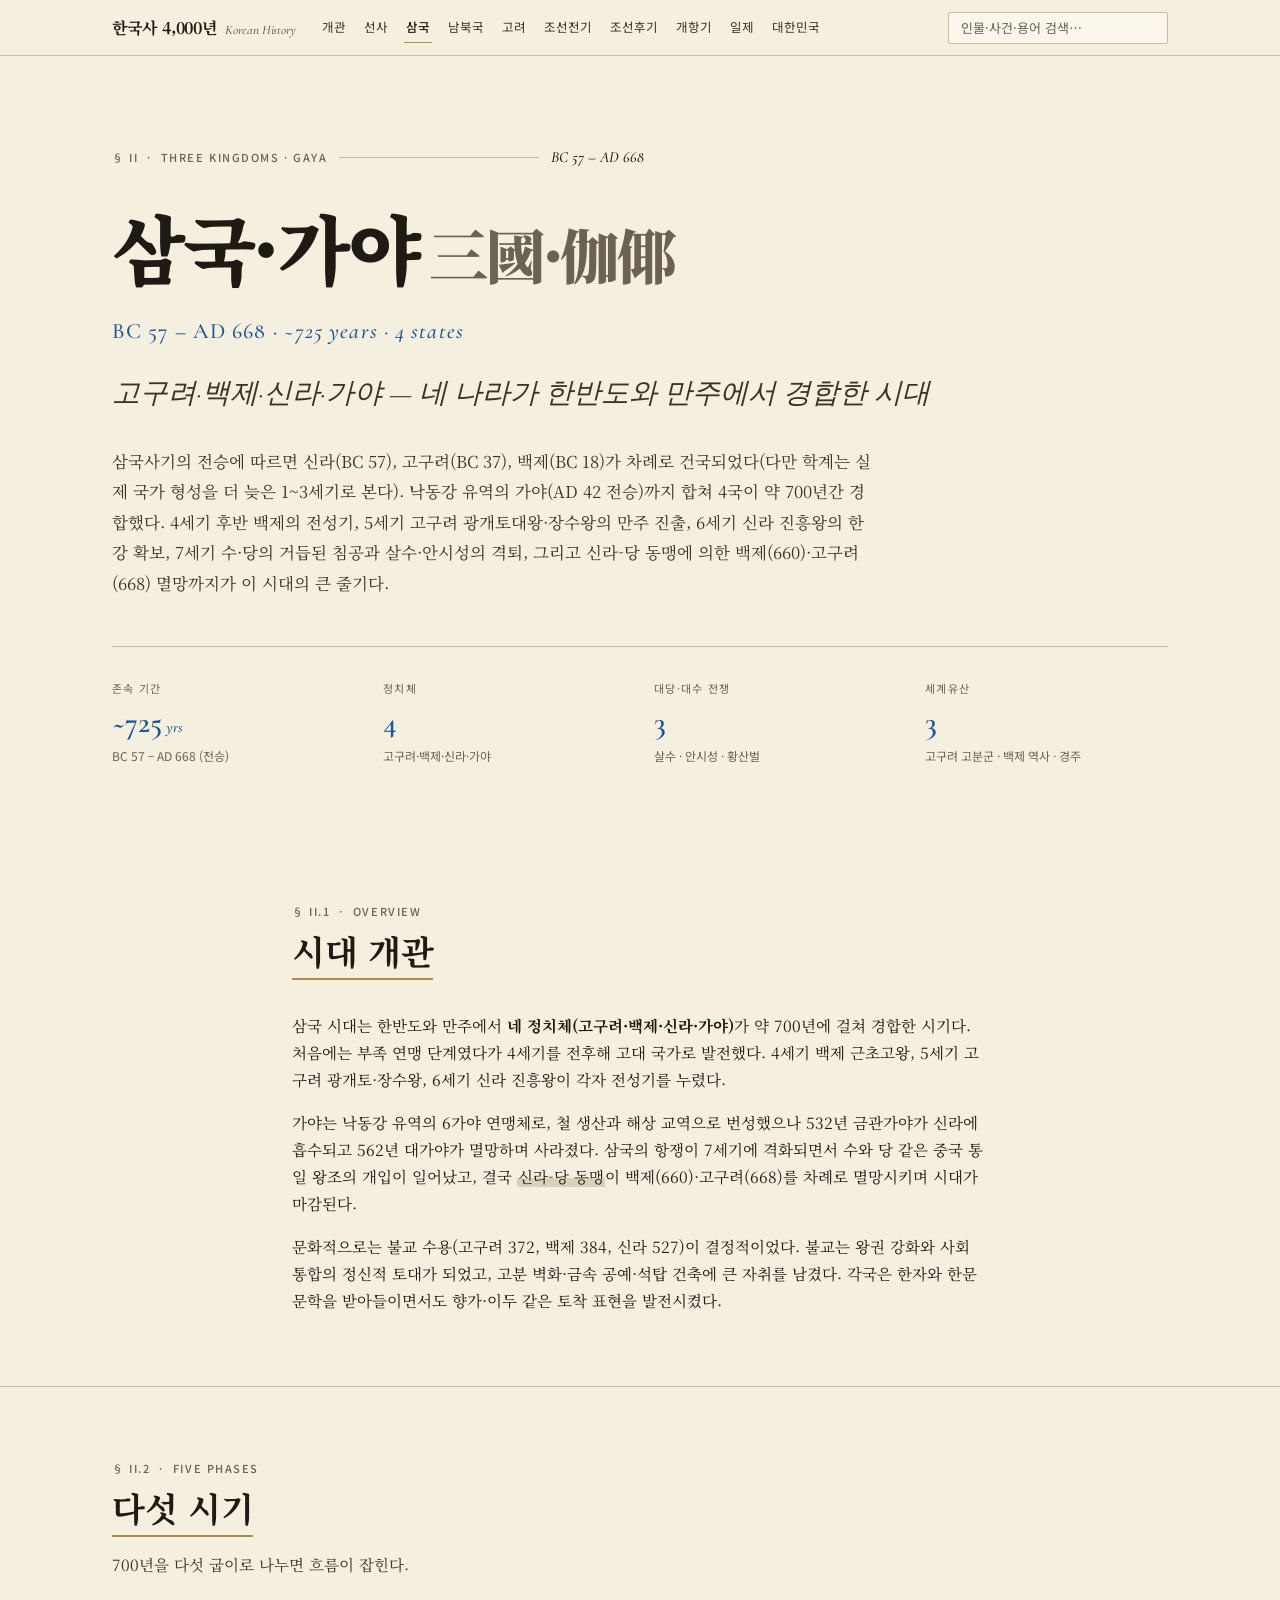
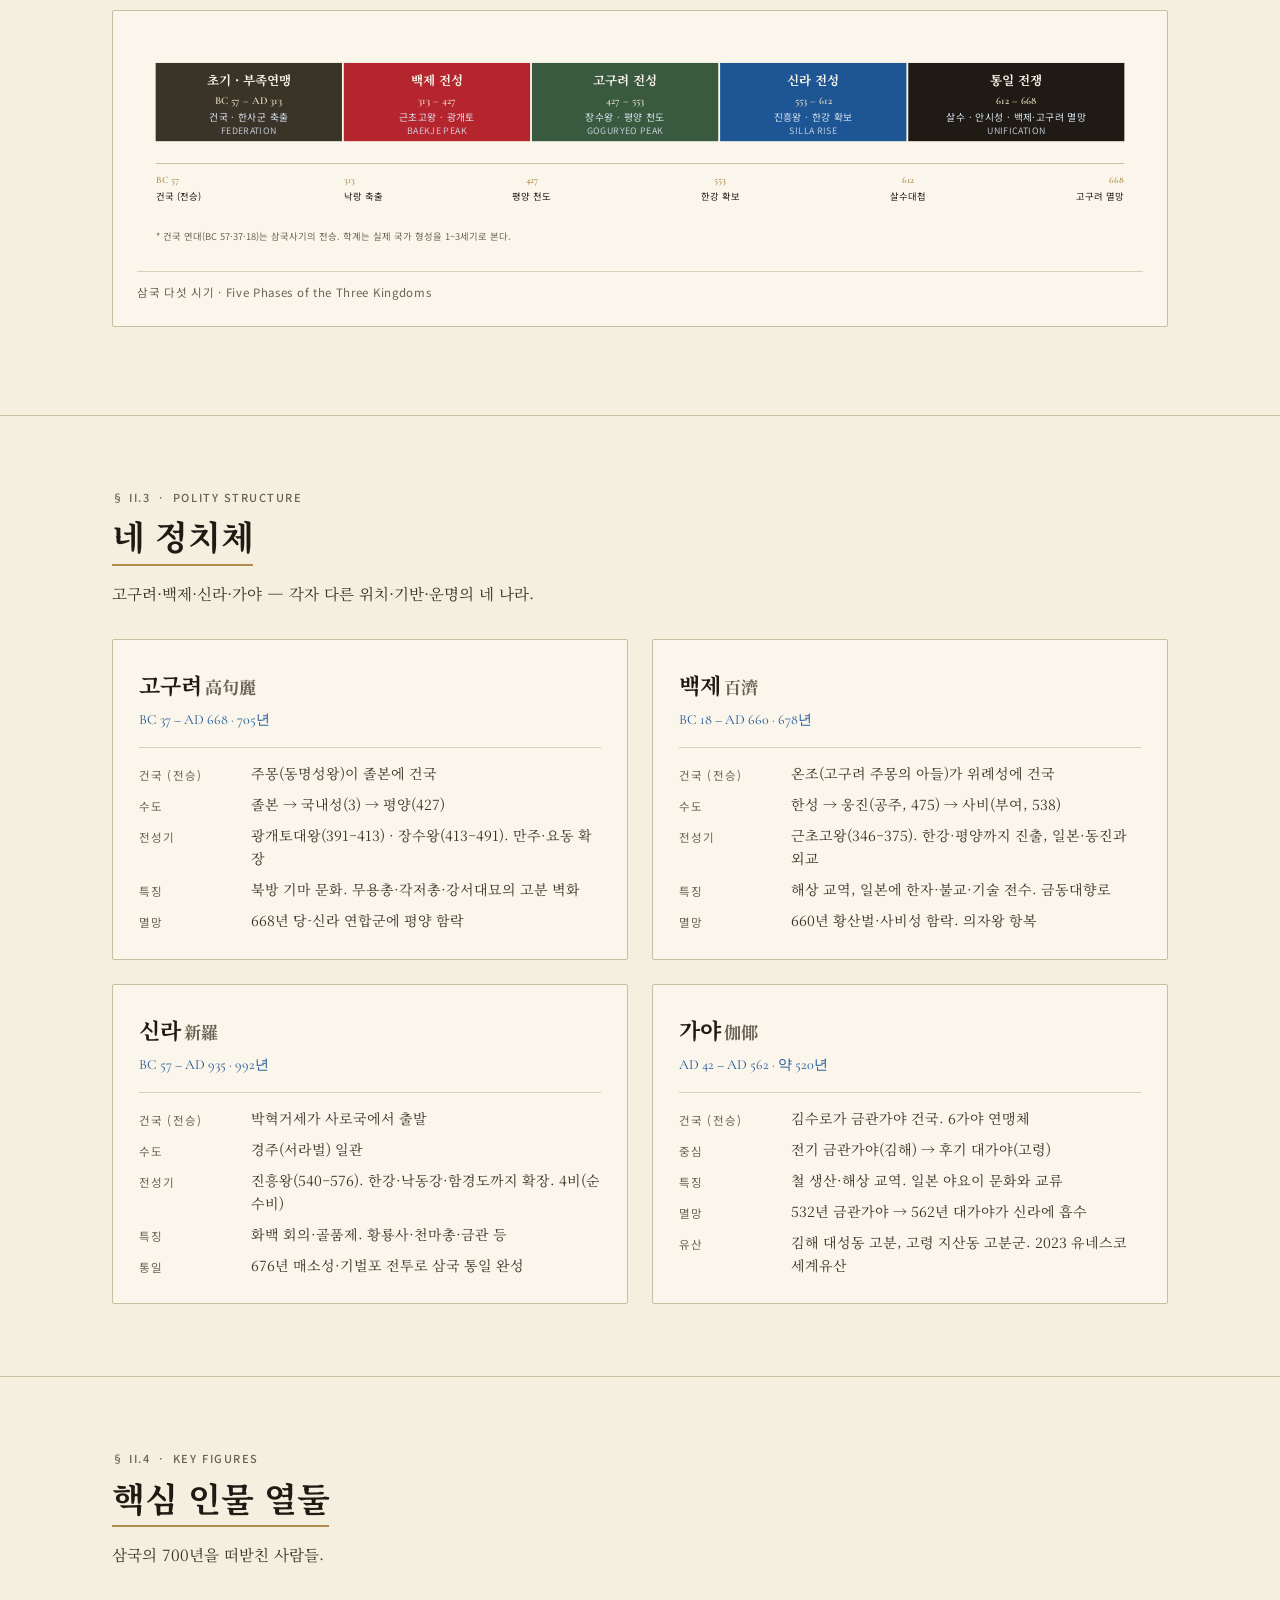
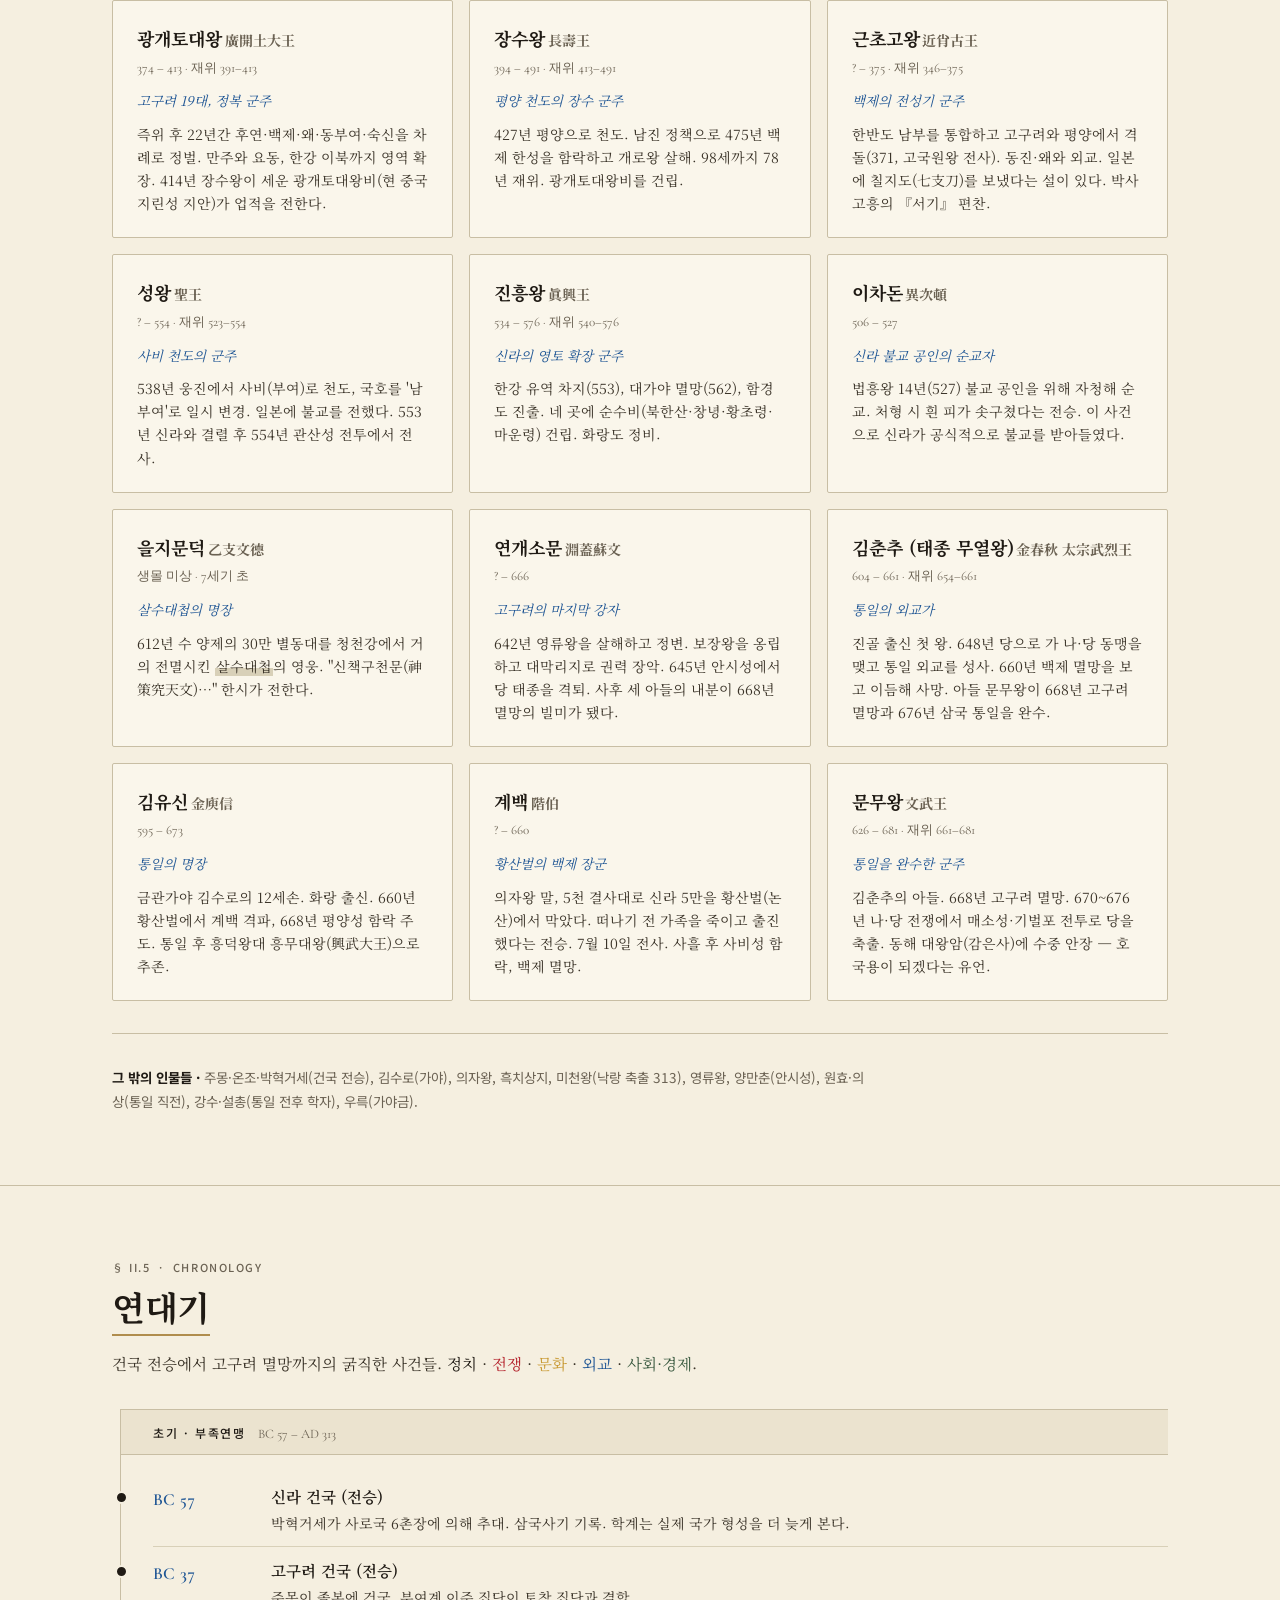
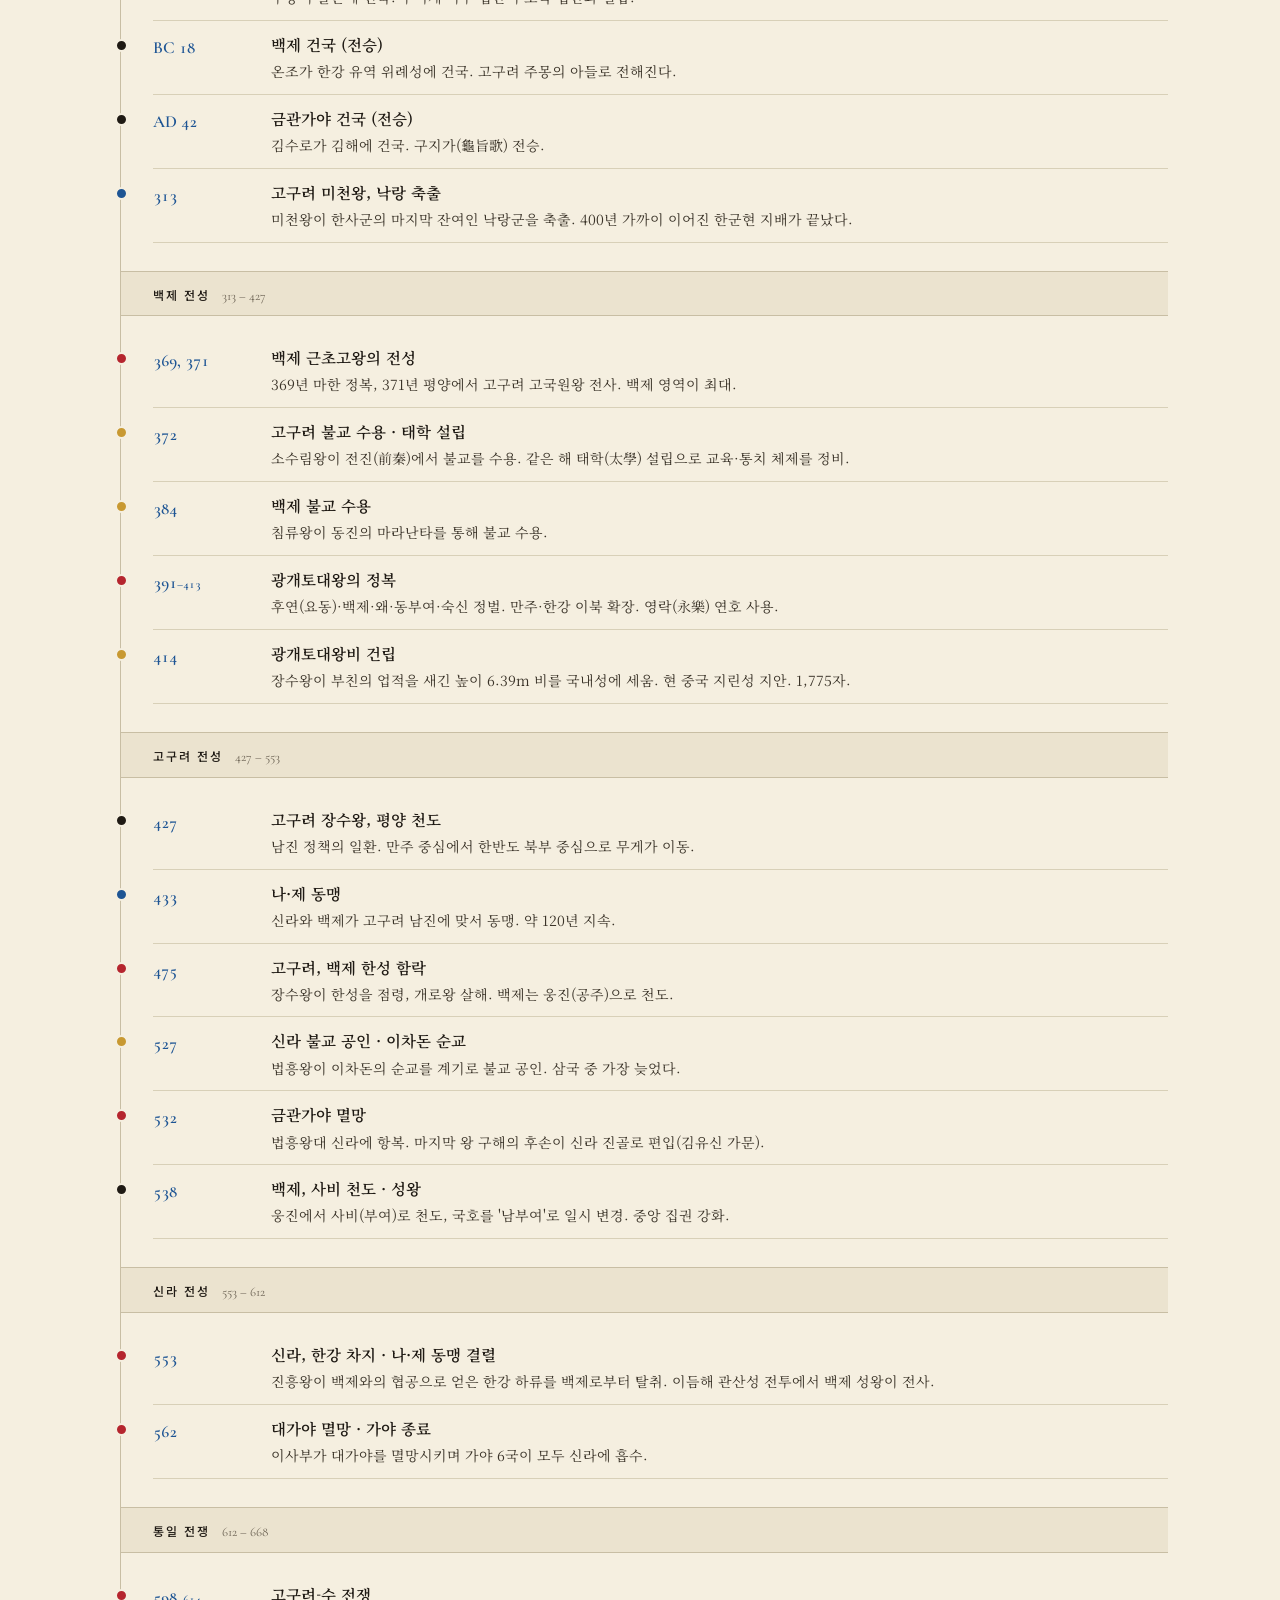
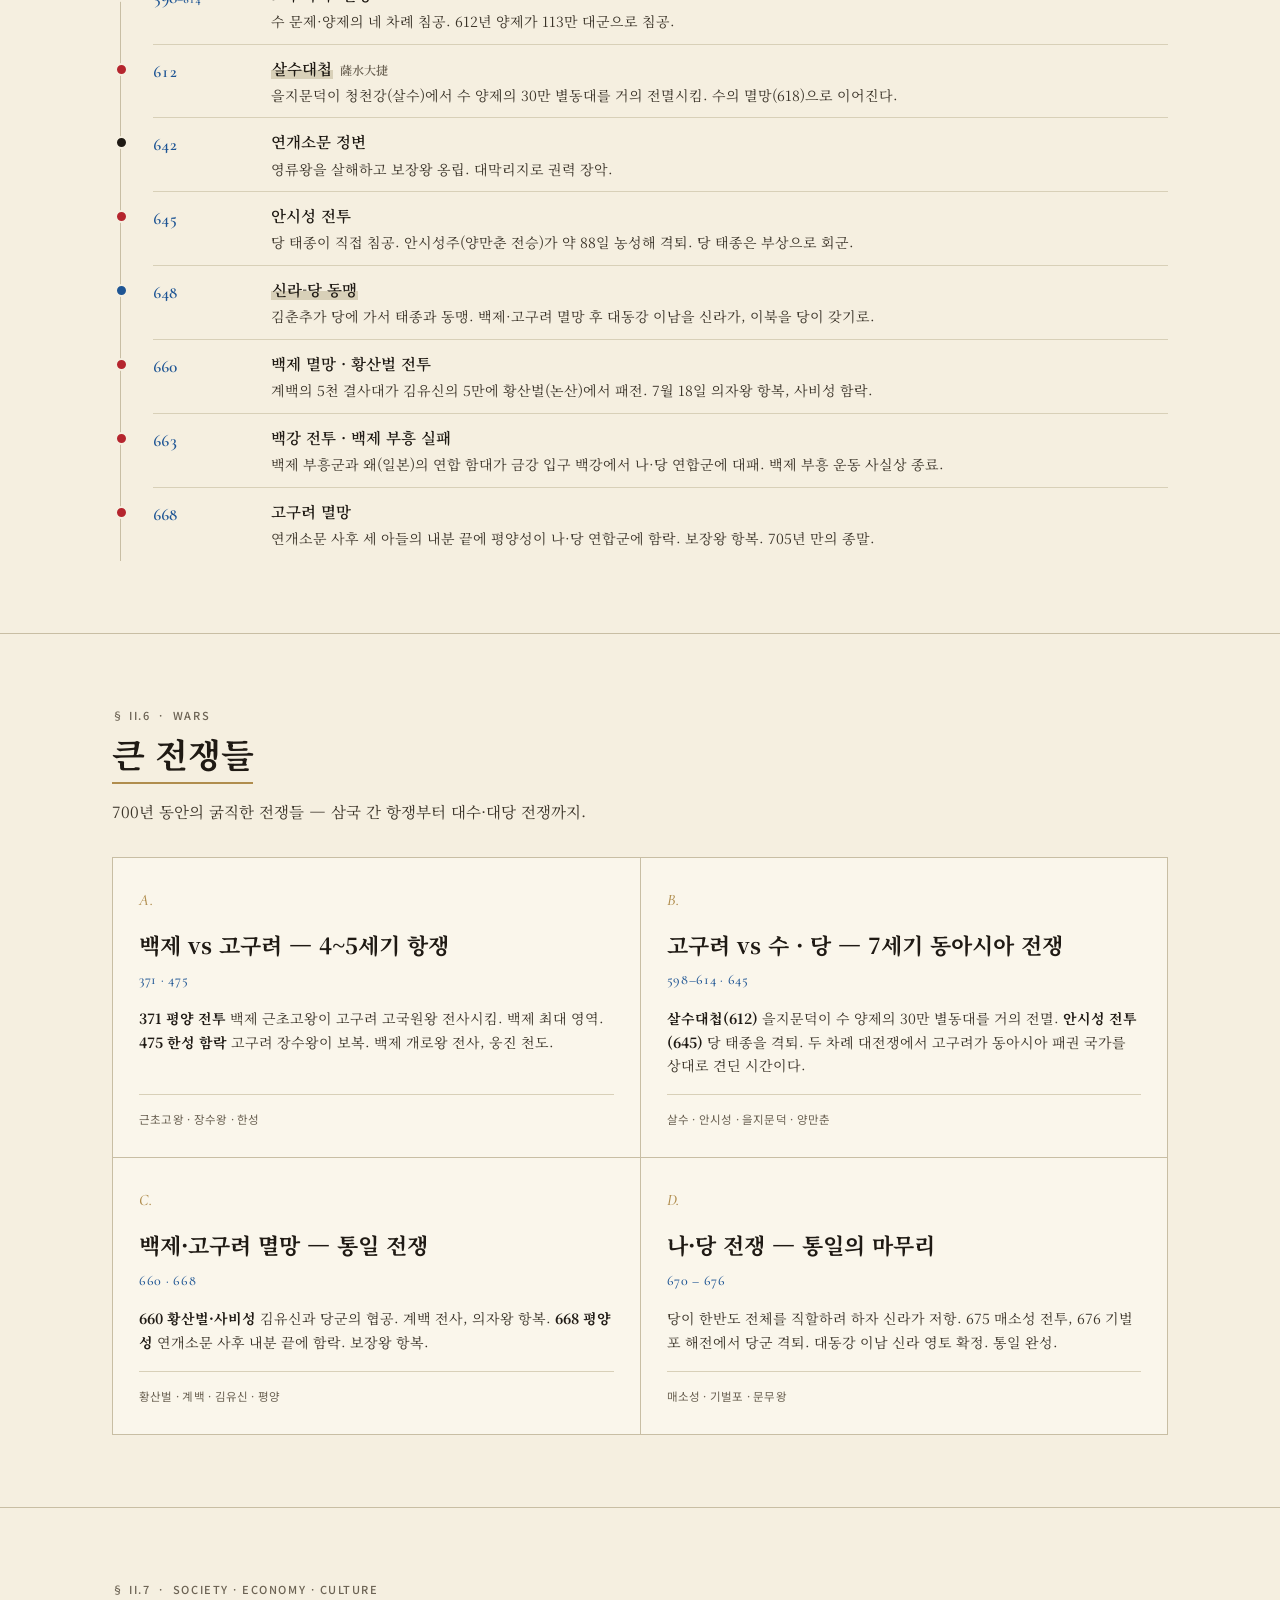
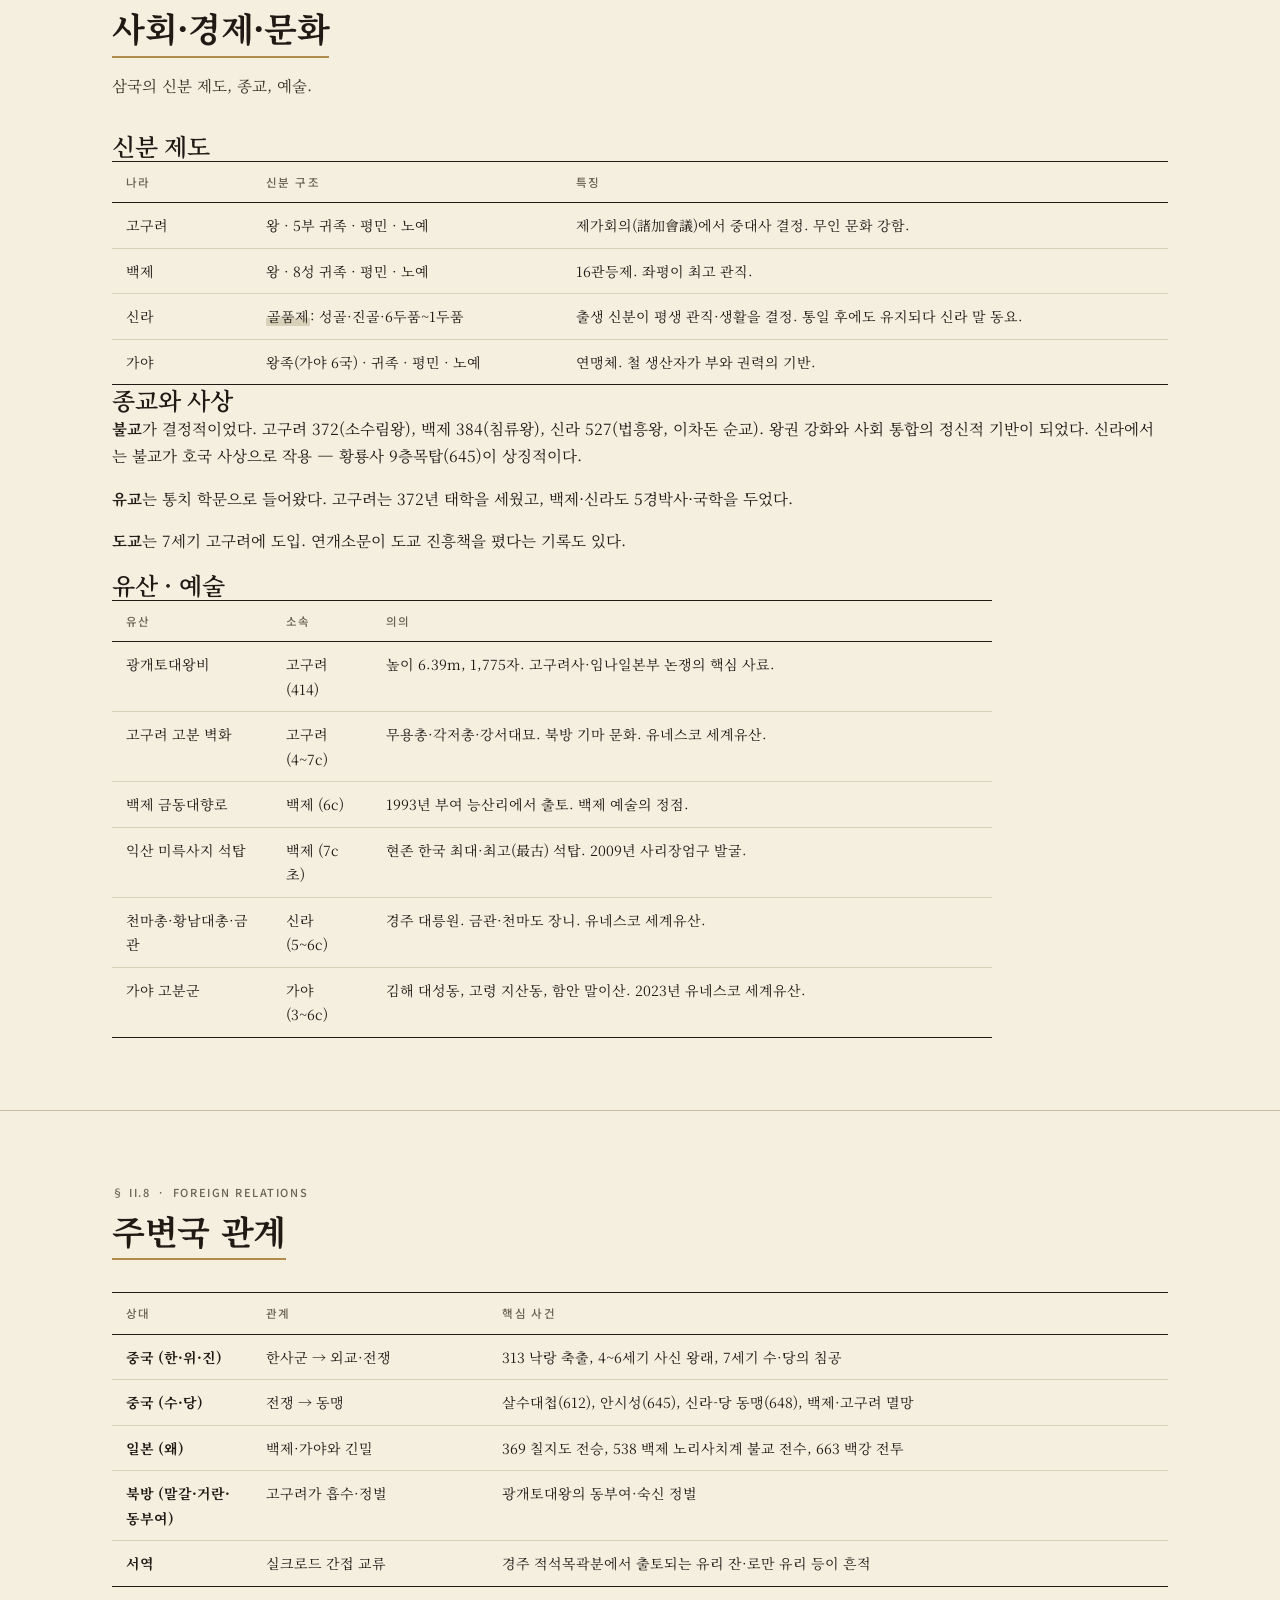
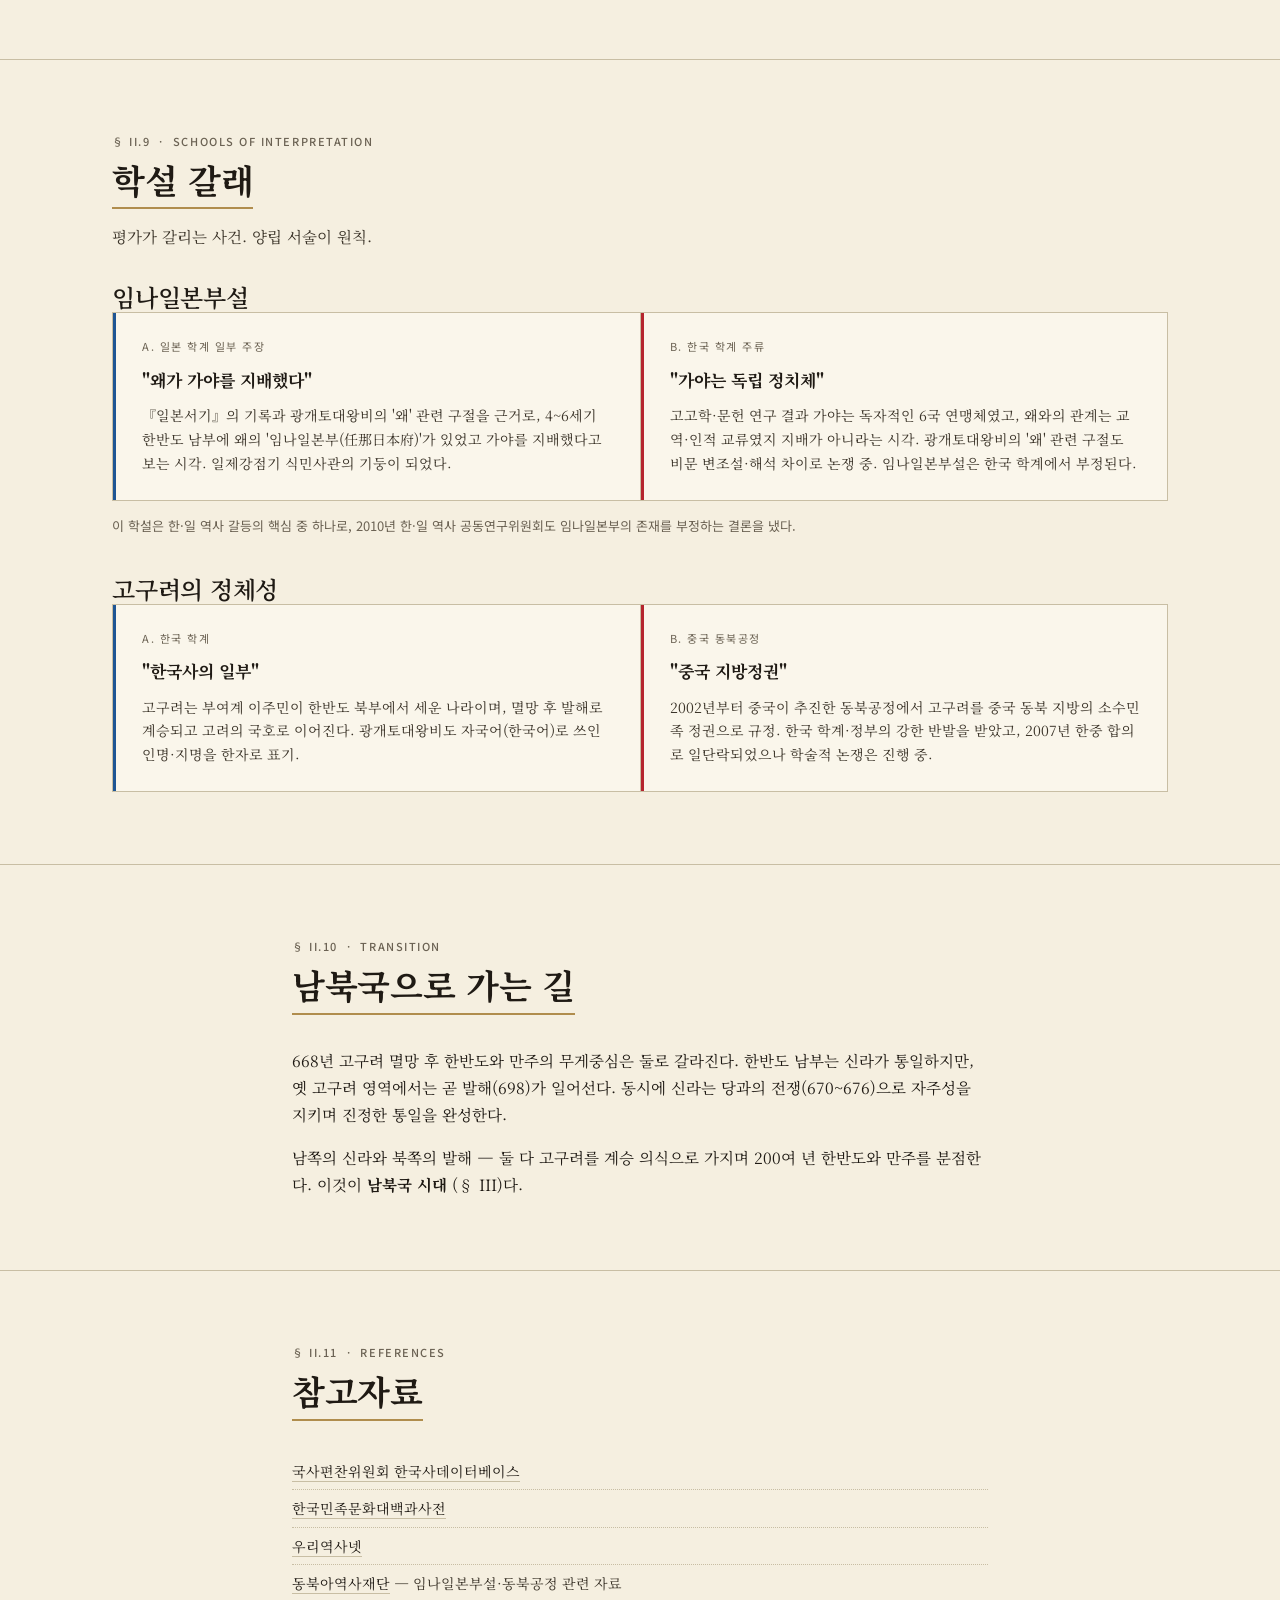
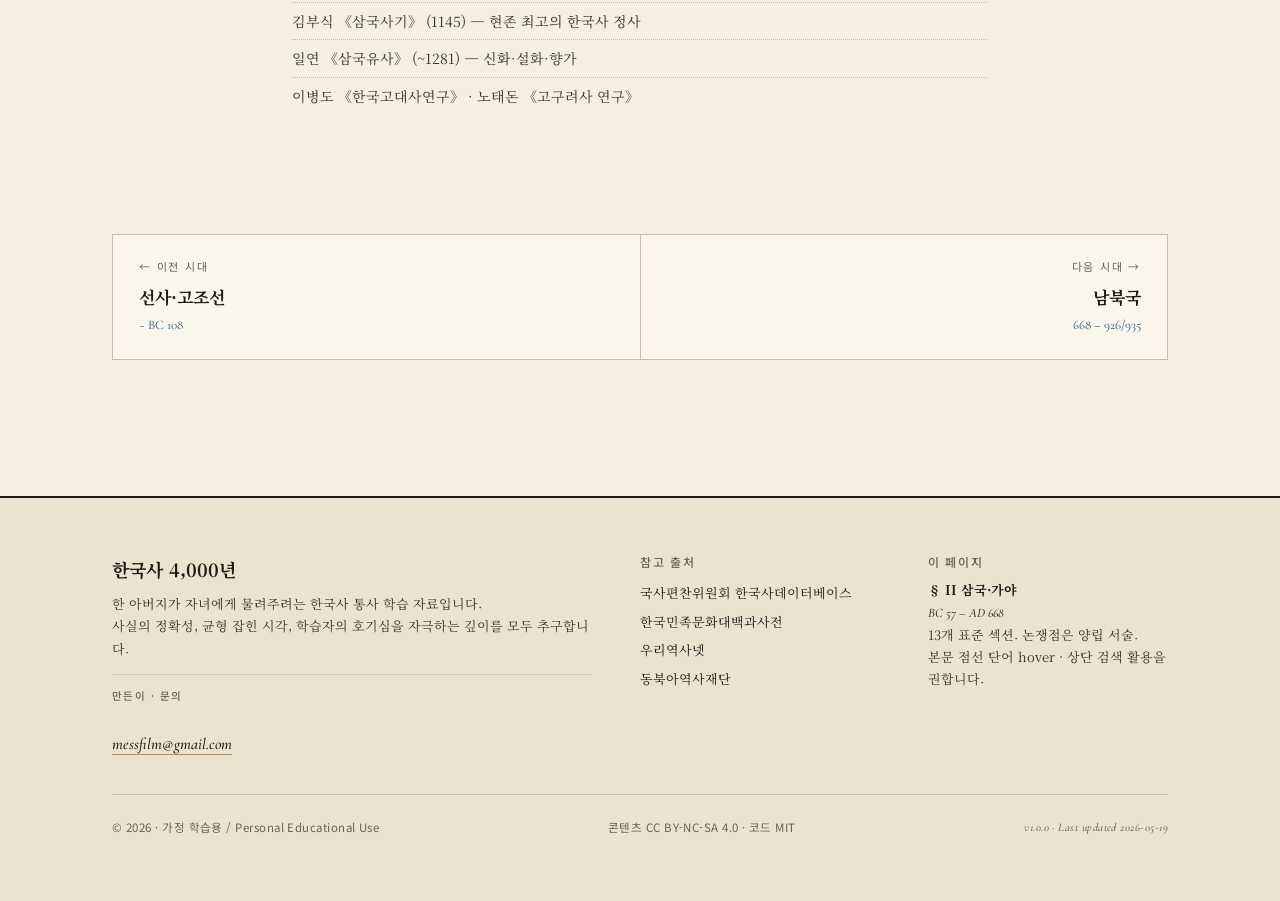
<file: eras/02-three-kingdoms.html>
<!doctype html>
<html lang="ko" data-era="three-kingdoms">
<head>
<meta charset="utf-8">
<title>§ II 삼국·가야 (BC 57–AD 668) — 한국사 4,000년</title>
<meta name="viewport" content="width=device-width, initial-scale=1">
<meta name="description" content="삼국·가야(BC 57~AD 668) 700여 년의 통사. 고구려·백제·신라·가야의 형성·항쟁·통일. 광개토대왕·진흥왕·김유신·연개소문의 시대.">
<link rel="stylesheet" href="../assets/styles.css">
</head>
<body>

<nav class="site-nav">
  <div class="site-nav__inner">
    <a class="site-nav__brand" href="../index.html">한국사 4,000년<span class="latin">Korean History</span></a>
    <div class="site-nav__links">
      <a href="../index.html">개관</a>
      <a href="01-prehistoric.html">선사</a>
      <a href="02-three-kingdoms.html" class="is-current">삼국</a>
      <a href="03-north-south.html">남북국</a>
      <a href="04-goryeo.html">고려</a>
      <a href="05-joseon-early.html">조선전기</a>
      <a href="06-joseon-late.html">조선후기</a>
      <a href="07-modern-opening.html">개항기</a>
      <a href="08-japanese-colonial.html">일제</a>
      <a href="09-republic.html">대한민국</a>
    </div>
    <div class="search" data-search>
      <input class="search__input" type="search" placeholder="인물·사건·용어 검색…" aria-label="사이트 검색">
      <div class="search__results" role="listbox"></div>
    </div>
  </div>
</nav>

<header class="hero">
  <div class="container">
    <div class="hero__meta">
      <span class="meta">§ II &nbsp;·&nbsp; Three Kingdoms · Gaya</span>
      <span class="hero__meta-line"></span><span class="latin">BC 57 – AD 668</span>
    </div>
    <h1>삼국·가야<span class="hanja">三國·伽倻</span></h1>
    <p class="hero__period">BC 57 – AD 668 · <span class="latin">~725 years · 4 states</span></p>
    <p class="hero__sub">고구려·백제·신라·가야 — 네 나라가 한반도와 만주에서 경합한 시대</p>
    <p class="hero__lead">
      삼국사기의 전승에 따르면 신라(BC 57), 고구려(BC 37), 백제(BC 18)가 차례로 건국되었다(다만 학계는 실제 국가 형성을 더 늦은 1~3세기로 본다).
      낙동강 유역의 가야(AD 42 전승)까지 합쳐 4국이 약 700년간 경합했다.
      4세기 후반 백제의 전성기, 5세기 고구려 광개토대왕·장수왕의 만주 진출, 6세기 신라 진흥왕의 한강 확보,
      7세기 수·당의 거듭된 침공과 살수·안시성의 격퇴, 그리고 신라-당 동맹에 의한 백제(660)·고구려(668) 멸망까지가 이 시대의 큰 줄기다.
    </p>

    <div class="hero-stats">
      <div class="hero-stat"><div class="hero-stat__label">존속 기간</div><div class="hero-stat__value">~725<span class="latin" style="font-size:0.5em;margin-left:4px;">yrs</span></div><div class="hero-stat__sub">BC 57 – AD 668 (전승)</div></div>
      <div class="hero-stat"><div class="hero-stat__label">정치체</div><div class="hero-stat__value">4</div><div class="hero-stat__sub">고구려·백제·신라·가야</div></div>
      <div class="hero-stat"><div class="hero-stat__label">대당·대수 전쟁</div><div class="hero-stat__value">3</div><div class="hero-stat__sub">살수 · 안시성 · 황산벌</div></div>
      <div class="hero-stat"><div class="hero-stat__label">세계유산</div><div class="hero-stat__value">3</div><div class="hero-stat__sub">고구려 고분군 · 백제 역사 · 경주</div></div>
    </div>
  </div>
</header>

<section id="overview">
  <div class="container container--narrow">
    <header><span class="meta">§ II.1 &nbsp;·&nbsp; Overview</span><h2>시대 개관</h2></header>
    <p>삼국 시대는 한반도와 만주에서 <strong>네 정치체(고구려·백제·신라·가야)</strong>가 약 700년에 걸쳐 경합한 시기다. 처음에는 부족 연맹 단계였다가 4세기를 전후해 고대 국가로 발전했다. 4세기 백제 근초고왕, 5세기 고구려 광개토·장수왕, 6세기 신라 진흥왕이 각자 전성기를 누렸다.</p>
    <p>가야는 낙동강 유역의 6가야 연맹체로, 철 생산과 해상 교역으로 번성했으나 532년 금관가야가 신라에 흡수되고 562년 대가야가 멸망하며 사라졌다. 삼국의 항쟁이 7세기에 격화되면서 수와 당 같은 중국 통일 왕조의 개입이 일어났고, 결국 <span class="term" data-term="신라당동맹">신라-당 동맹</span>이 백제(660)·고구려(668)를 차례로 멸망시키며 시대가 마감된다.</p>
    <p>문화적으로는 불교 수용(고구려 372, 백제 384, 신라 527)이 결정적이었다. 불교는 왕권 강화와 사회 통합의 정신적 토대가 되었고, 고분 벽화·금속 공예·석탑 건축에 큰 자취를 남겼다. 각국은 한자와 한문 문학을 받아들이면서도 향가·이두 같은 토착 표현을 발전시켰다.</p>
  </div>
</section>

<section id="phases">
  <div class="container">
    <header><span class="meta">§ II.2 &nbsp;·&nbsp; Five Phases</span><h2>다섯 시기</h2>
      <p class="lead">700년을 다섯 굽이로 나누면 흐름이 잡힌다.</p></header>
    <div class="svg-figure">
      <svg viewBox="0 0 1080 240" xmlns="http://www.w3.org/2000/svg" role="img" aria-label="삼국 5시기 도식">
        <defs><style>
          .ph { font-family:'Noto Serif KR'; font-weight:700; font-size:13.5px; } .ph:not([fill]) { fill:#faf6eb; }
          .phY { font-family:'Cormorant Garamond'; font-weight:600; font-size:11.5px; } .phY:not([fill]) { fill:#ede0c1; }
          .phK { font-family:'Noto Sans KR'; font-size:10.5px; letter-spacing:0.04em; } .phK:not([fill]) { fill:#d6e2ef; }
          .axL { stroke:#c8bea4; stroke-width:1; }
          .evt { font-family:'Noto Sans KR'; font-size:10px; } .evt:not([fill]) { fill:#1f1a14; }
          .evtY { font-family:'Cormorant Garamond'; font-weight:600; font-size:10.5px; } .evtY:not([fill]) { fill:#b08d4d; }
        </style></defs>
        <g transform="translate(20, 30)">
          <rect x="0"   y="0" width="200" height="84" fill="#3a3328"/>
          <text x="100" y="24" class="ph" text-anchor="middle">초기 · 부족연맹</text>
          <text x="100" y="44" class="phY" text-anchor="middle">BC 57 – AD 313</text>
          <text x="100" y="62" class="phK" text-anchor="middle">건국 · 한사군 축출</text>
          <text x="100" y="76" class="phK" text-anchor="middle" style="font-size:9.5px; opacity:0.85;">FEDERATION</text>

          <rect x="202" y="0" width="200" height="84" fill="#b5252e"/>
          <text x="302" y="24" class="ph" text-anchor="middle">백제 전성</text>
          <text x="302" y="44" class="phY" text-anchor="middle">313 – 427</text>
          <text x="302" y="62" class="phK" text-anchor="middle">근초고왕 · 광개토</text>
          <text x="302" y="76" class="phK" text-anchor="middle" style="font-size:9.5px; opacity:0.85;">BAEKJE PEAK</text>

          <rect x="404" y="0" width="200" height="84" fill="#3a5a40"/>
          <text x="504" y="24" class="ph" text-anchor="middle">고구려 전성</text>
          <text x="504" y="44" class="phY" text-anchor="middle">427 – 553</text>
          <text x="504" y="62" class="phK" text-anchor="middle">장수왕 · 평양 천도</text>
          <text x="504" y="76" class="phK" text-anchor="middle" style="font-size:9.5px; opacity:0.85;">GOGURYEO PEAK</text>

          <rect x="606" y="0" width="200" height="84" fill="#1e5594"/>
          <text x="706" y="24" class="ph" text-anchor="middle">신라 전성</text>
          <text x="706" y="44" class="phY" text-anchor="middle">553 – 612</text>
          <text x="706" y="62" class="phK" text-anchor="middle">진흥왕 · 한강 확보</text>
          <text x="706" y="76" class="phK" text-anchor="middle" style="font-size:9.5px; opacity:0.85;">SILLA RISE</text>

          <rect x="808" y="0" width="232" height="84" fill="#1f1a14"/>
          <text x="924" y="24" class="ph" text-anchor="middle">통일 전쟁</text>
          <text x="924" y="44" class="phY" text-anchor="middle">612 – 668</text>
          <text x="924" y="62" class="phK" text-anchor="middle">살수 · 안시성 · 백제·고구려 멸망</text>
          <text x="924" y="76" class="phK" text-anchor="middle" style="font-size:9.5px; opacity:0.85;">UNIFICATION</text>
        </g>
        <line x1="20" y1="138" x2="1060" y2="138" class="axL"/>
        <g transform="translate(20, 145)">
          <text x="0"   y="14" class="evtY">BC 57</text>
          <text x="202" y="14" class="evtY">313</text>
          <text x="404" y="14" class="evtY" text-anchor="middle">427</text>
          <text x="606" y="14" class="evtY" text-anchor="middle">553</text>
          <text x="808" y="14" class="evtY" text-anchor="middle">612</text>
          <text x="1040" y="14" class="evtY" text-anchor="end">668</text>
          <text x="0" y="32" class="evt">건국 (전승)</text>
          <text x="202" y="32" class="evt">낙랑 축출</text>
          <text x="404" y="32" class="evt" text-anchor="middle">평양 천도</text>
          <text x="606" y="32" class="evt" text-anchor="middle">한강 확보</text>
          <text x="808" y="32" class="evt" text-anchor="middle">살수대첩</text>
          <text x="1040" y="32" class="evt" text-anchor="end">고구려 멸망</text>
        </g>
        <text x="20" y="220" class="evt" style="fill:#6b6253;">* 건국 연대(BC 57·37·18)는 삼국사기의 전승. 학계는 실제 국가 형성을 1~3세기로 본다.</text>
      </svg>
      <div class="svg-figure__caption">삼국 다섯 시기 · Five Phases of the Three Kingdoms</div>
    </div>
  </div>
</section>

<section id="polity">
  <div class="container">
    <header><span class="meta">§ II.3 &nbsp;·&nbsp; Polity Structure</span><h2>네 정치체</h2>
      <p class="lead">고구려·백제·신라·가야 — 각자 다른 위치·기반·운명의 네 나라.</p></header>
    <div class="dynasty-grid">
      <div class="dynasty-card"><div class="dynasty-card__header"><div class="dynasty-card__name">고구려<span class="hanja">高句麗</span></div><div class="dynasty-card__period">BC 37 – AD 668 · 705년</div></div>
        <dl><dt>건국 (전승)</dt><dd>주몽(동명성왕)이 졸본에 건국</dd>
          <dt>수도</dt><dd>졸본 → 국내성(3) → 평양(427)</dd>
          <dt>전성기</dt><dd>광개토대왕(391–413) · 장수왕(413–491). 만주·요동 확장</dd>
          <dt>특징</dt><dd>북방 기마 문화. 무용총·각저총·강서대묘의 고분 벽화</dd>
          <dt>멸망</dt><dd>668년 당-신라 연합군에 평양 함락</dd></dl></div>

      <div class="dynasty-card"><div class="dynasty-card__header"><div class="dynasty-card__name">백제<span class="hanja">百濟</span></div><div class="dynasty-card__period">BC 18 – AD 660 · 678년</div></div>
        <dl><dt>건국 (전승)</dt><dd>온조(고구려 주몽의 아들)가 위례성에 건국</dd>
          <dt>수도</dt><dd>한성 → 웅진(공주, 475) → 사비(부여, 538)</dd>
          <dt>전성기</dt><dd>근초고왕(346–375). 한강·평양까지 진출, 일본·동진과 외교</dd>
          <dt>특징</dt><dd>해상 교역, 일본에 한자·불교·기술 전수. 금동대향로</dd>
          <dt>멸망</dt><dd>660년 황산벌·사비성 함락. 의자왕 항복</dd></dl></div>

      <div class="dynasty-card"><div class="dynasty-card__header"><div class="dynasty-card__name">신라<span class="hanja">新羅</span></div><div class="dynasty-card__period">BC 57 – AD 935 · 992년</div></div>
        <dl><dt>건국 (전승)</dt><dd>박혁거세가 사로국에서 출발</dd>
          <dt>수도</dt><dd>경주(서라벌) 일관</dd>
          <dt>전성기</dt><dd>진흥왕(540–576). 한강·낙동강·함경도까지 확장. 4비(순수비)</dd>
          <dt>특징</dt><dd>화백 회의·골품제. 황룡사·천마총·금관 등</dd>
          <dt>통일</dt><dd>676년 매소성·기벌포 전투로 삼국 통일 완성</dd></dl></div>

      <div class="dynasty-card"><div class="dynasty-card__header"><div class="dynasty-card__name">가야<span class="hanja">伽倻</span></div><div class="dynasty-card__period">AD 42 – AD 562 · 약 520년</div></div>
        <dl><dt>건국 (전승)</dt><dd>김수로가 금관가야 건국. 6가야 연맹체</dd>
          <dt>중심</dt><dd>전기 금관가야(김해) → 후기 대가야(고령)</dd>
          <dt>특징</dt><dd>철 생산·해상 교역. 일본 야요이 문화와 교류</dd>
          <dt>멸망</dt><dd>532년 금관가야 → 562년 대가야가 신라에 흡수</dd>
          <dt>유산</dt><dd>김해 대성동 고분, 고령 지산동 고분군. 2023 유네스코 세계유산</dd></dl></div>
    </div>
  </div>
</section>

<section id="people">
  <div class="container">
    <header><span class="meta">§ II.4 &nbsp;·&nbsp; Key Figures</span><h2>핵심 인물 열둘</h2>
      <p class="lead">삼국의 700년을 떠받친 사람들.</p></header>
    <div class="fig-grid">

      <div class="fig-card" id="광개토대왕"><div class="fig-card__name">광개토대왕<span class="hanja">廣開土大王</span></div>
        <div class="fig-card__years">374 – 413 · 재위 391–413</div>
        <div class="fig-card__epithet">고구려 19대, 정복 군주</div>
        <div class="fig-card__body">즉위 후 22년간 후연·백제·왜·동부여·숙신을 차례로 정벌. 만주와 요동, 한강 이북까지 영역 확장. 414년 장수왕이 세운 광개토대왕비(현 중국 지린성 지안)가 업적을 전한다.</div></div>

      <div class="fig-card" id="장수왕"><div class="fig-card__name">장수왕<span class="hanja">長壽王</span></div>
        <div class="fig-card__years">394 – 491 · 재위 413–491</div>
        <div class="fig-card__epithet">평양 천도의 장수 군주</div>
        <div class="fig-card__body">427년 평양으로 천도. 남진 정책으로 475년 백제 한성을 함락하고 개로왕 살해. 98세까지 78년 재위. 광개토대왕비를 건립.</div></div>

      <div class="fig-card" id="근초고왕"><div class="fig-card__name">근초고왕<span class="hanja">近肖古王</span></div>
        <div class="fig-card__years">? – 375 · 재위 346–375</div>
        <div class="fig-card__epithet">백제의 전성기 군주</div>
        <div class="fig-card__body">한반도 남부를 통합하고 고구려와 평양에서 격돌(371, 고국원왕 전사). 동진·왜와 외교. 일본에 칠지도(七支刀)를 보냈다는 설이 있다. 박사 고흥의 『서기』 편찬.</div></div>

      <div class="fig-card" id="성왕"><div class="fig-card__name">성왕<span class="hanja">聖王</span></div>
        <div class="fig-card__years">? – 554 · 재위 523–554</div>
        <div class="fig-card__epithet">사비 천도의 군주</div>
        <div class="fig-card__body">538년 웅진에서 사비(부여)로 천도, 국호를 '남부여'로 일시 변경. 일본에 불교를 전했다. 553년 신라와 결렬 후 554년 관산성 전투에서 전사.</div></div>

      <div class="fig-card" id="진흥왕"><div class="fig-card__name">진흥왕<span class="hanja">眞興王</span></div>
        <div class="fig-card__years">534 – 576 · 재위 540–576</div>
        <div class="fig-card__epithet">신라의 영토 확장 군주</div>
        <div class="fig-card__body">한강 유역 차지(553), 대가야 멸망(562), 함경도 진출. 네 곳에 순수비(북한산·창녕·황초령·마운령) 건립. 화랑도 정비.</div></div>

      <div class="fig-card" id="이차돈"><div class="fig-card__name">이차돈<span class="hanja">異次頓</span></div>
        <div class="fig-card__years">506 – 527</div>
        <div class="fig-card__epithet">신라 불교 공인의 순교자</div>
        <div class="fig-card__body">법흥왕 14년(527) 불교 공인을 위해 자청해 순교. 처형 시 흰 피가 솟구쳤다는 전승. 이 사건으로 신라가 공식적으로 불교를 받아들였다.</div></div>

      <div class="fig-card" id="을지문덕"><div class="fig-card__name">을지문덕<span class="hanja">乙支文德</span></div>
        <div class="fig-card__years">생몰 미상 · 7세기 초</div>
        <div class="fig-card__epithet">살수대첩의 명장</div>
        <div class="fig-card__body">612년 수 양제의 30만 별동대를 청천강에서 거의 전멸시킨 <span class="term" data-term="살수대첩">살수대첩</span>의 영웅. "신책구천문(神策究天文)…" 한시가 전한다.</div></div>

      <div class="fig-card" id="연개소문"><div class="fig-card__name">연개소문<span class="hanja">淵蓋蘇文</span></div>
        <div class="fig-card__years">? – 666</div>
        <div class="fig-card__epithet">고구려의 마지막 강자</div>
        <div class="fig-card__body">642년 영류왕을 살해하고 정변. 보장왕을 옹립하고 대막리지로 권력 장악. 645년 안시성에서 당 태종을 격퇴. 사후 세 아들의 내분이 668년 멸망의 빌미가 됐다.</div></div>

      <div class="fig-card" id="김춘추"><div class="fig-card__name">김춘추 (태종 무열왕)<span class="hanja">金春秋 太宗武烈王</span></div>
        <div class="fig-card__years">604 – 661 · 재위 654–661</div>
        <div class="fig-card__epithet">통일의 외교가</div>
        <div class="fig-card__body">진골 출신 첫 왕. 648년 당으로 가 나·당 동맹을 맺고 통일 외교를 성사. 660년 백제 멸망을 보고 이듬해 사망. 아들 문무왕이 668년 고구려 멸망과 676년 삼국 통일을 완수.</div></div>

      <div class="fig-card" id="김유신"><div class="fig-card__name">김유신<span class="hanja">金庾信</span></div>
        <div class="fig-card__years">595 – 673</div>
        <div class="fig-card__epithet">통일의 명장</div>
        <div class="fig-card__body">금관가야 김수로의 12세손. 화랑 출신. 660년 황산벌에서 계백 격파, 668년 평양성 함락 주도. 통일 후 흥덕왕대 흥무대왕(興武大王)으로 추존.</div></div>

      <div class="fig-card" id="계백"><div class="fig-card__name">계백<span class="hanja">階伯</span></div>
        <div class="fig-card__years">? – 660</div>
        <div class="fig-card__epithet">황산벌의 백제 장군</div>
        <div class="fig-card__body">의자왕 말, 5천 결사대로 신라 5만을 황산벌(논산)에서 막았다. 떠나기 전 가족을 죽이고 출진했다는 전승. 7월 10일 전사. 사흘 후 사비성 함락, 백제 멸망.</div></div>

      <div class="fig-card" id="문무왕"><div class="fig-card__name">문무왕<span class="hanja">文武王</span></div>
        <div class="fig-card__years">626 – 681 · 재위 661–681</div>
        <div class="fig-card__epithet">통일을 완수한 군주</div>
        <div class="fig-card__body">김춘추의 아들. 668년 고구려 멸망. 670~676년 나·당 전쟁에서 매소성·기벌포 전투로 당을 축출. 동해 대왕암(감은사)에 수중 안장 — 호국용이 되겠다는 유언.</div></div>
    </div>
    <hr>
    <p style="font-size:13.5px; color:var(--meok-mute); font-family:'Noto Sans KR'; max-width:760px;">
      <strong>그 밖의 인물들 · </strong>
      주몽·온조·박혁거세(건국 전승), 김수로(가야), 의자왕, 흑치상지, 미천왕(낙랑 축출 313), 영류왕, 양만춘(안시성), 원효·의상(통일 직전), 강수·설총(통일 전후 학자), 우륵(가야금).
    </p>
  </div>
</section>

<section id="chronology">
  <div class="container">
    <header><span class="meta">§ II.5 &nbsp;·&nbsp; Chronology</span><h2>연대기</h2>
      <p class="lead">건국 전승에서 고구려 멸망까지의 굵직한 사건들. <span style="color:var(--meok);">정치</span> · <span style="color:var(--jeok);">전쟁</span> · <span style="color:var(--hwang);">문화</span> · <span style="color:var(--cheong);">외교</span> · <span style="color:var(--danchong-g);">사회·경제</span>.</p></header>
    <div class="timeline">

      <div class="timeline__phase"><span class="timeline__phase-title">초기 · 부족연맹</span><span class="timeline__phase-period">BC 57 – AD 313</span></div>

      <div class="tl-event" data-cat="politics"><div class="tl-event__year">BC 57</div><div>
        <div class="tl-event__title">신라 건국 (전승)</div>
        <div class="tl-event__body">박혁거세가 사로국 6촌장에 의해 추대. 삼국사기 기록. 학계는 실제 국가 형성을 더 늦게 본다.</div></div></div>

      <div class="tl-event" data-cat="politics"><div class="tl-event__year">BC 37</div><div>
        <div class="tl-event__title">고구려 건국 (전승)</div>
        <div class="tl-event__body">주몽이 졸본에 건국. 부여계 이주 집단이 토착 집단과 결합.</div></div></div>

      <div class="tl-event" data-cat="politics"><div class="tl-event__year">BC 18</div><div>
        <div class="tl-event__title">백제 건국 (전승)</div>
        <div class="tl-event__body">온조가 한강 유역 위례성에 건국. 고구려 주몽의 아들로 전해진다.</div></div></div>

      <div class="tl-event" data-cat="politics"><div class="tl-event__year">AD 42</div><div>
        <div class="tl-event__title">금관가야 건국 (전승)</div>
        <div class="tl-event__body">김수로가 김해에 건국. 구지가(龜旨歌) 전승.</div></div></div>

      <div class="tl-event" data-cat="foreign"><div class="tl-event__year">313</div><div>
        <div class="tl-event__title">고구려 미천왕, 낙랑 축출</div>
        <div class="tl-event__body">미천왕이 한사군의 마지막 잔여인 낙랑군을 축출. 400년 가까이 이어진 한군현 지배가 끝났다.</div></div></div>

      <div class="timeline__phase"><span class="timeline__phase-title">백제 전성</span><span class="timeline__phase-period">313 – 427</span></div>

      <div class="tl-event" data-cat="war"><div class="tl-event__year">369, 371</div><div>
        <div class="tl-event__title">백제 근초고왕의 전성</div>
        <div class="tl-event__body">369년 마한 정복, 371년 평양에서 고구려 고국원왕 전사. 백제 영역이 최대.</div></div></div>

      <div class="tl-event" data-cat="culture"><div class="tl-event__year">372</div><div>
        <div class="tl-event__title">고구려 불교 수용 · 태학 설립</div>
        <div class="tl-event__body">소수림왕이 전진(前秦)에서 불교를 수용. 같은 해 태학(太學) 설립으로 교육·통치 체제를 정비.</div></div></div>

      <div class="tl-event" data-cat="culture"><div class="tl-event__year">384</div><div>
        <div class="tl-event__title">백제 불교 수용</div>
        <div class="tl-event__body">침류왕이 동진의 마라난타를 통해 불교 수용.</div></div></div>

      <div class="tl-event" data-cat="war"><div class="tl-event__year">391<span style="font-size:0.7em;">–413</span></div><div>
        <div class="tl-event__title">광개토대왕의 정복</div>
        <div class="tl-event__body">후연(요동)·백제·왜·동부여·숙신 정벌. 만주·한강 이북 확장. 영락(永樂) 연호 사용.</div></div></div>

      <div class="tl-event" data-cat="culture"><div class="tl-event__year">414</div><div>
        <div class="tl-event__title">광개토대왕비 건립</div>
        <div class="tl-event__body">장수왕이 부친의 업적을 새긴 높이 6.39m 비를 국내성에 세움. 현 중국 지린성 지안. 1,775자.</div></div></div>

      <div class="timeline__phase"><span class="timeline__phase-title">고구려 전성</span><span class="timeline__phase-period">427 – 553</span></div>

      <div class="tl-event" data-cat="politics"><div class="tl-event__year">427</div><div>
        <div class="tl-event__title">고구려 장수왕, 평양 천도</div>
        <div class="tl-event__body">남진 정책의 일환. 만주 중심에서 한반도 북부 중심으로 무게가 이동.</div></div></div>

      <div class="tl-event" data-cat="foreign"><div class="tl-event__year">433</div><div>
        <div class="tl-event__title">나·제 동맹</div>
        <div class="tl-event__body">신라와 백제가 고구려 남진에 맞서 동맹. 약 120년 지속.</div></div></div>

      <div class="tl-event" data-cat="war"><div class="tl-event__year">475</div><div>
        <div class="tl-event__title">고구려, 백제 한성 함락</div>
        <div class="tl-event__body">장수왕이 한성을 점령, 개로왕 살해. 백제는 웅진(공주)으로 천도.</div></div></div>

      <div class="tl-event" data-cat="culture"><div class="tl-event__year">527</div><div>
        <div class="tl-event__title">신라 불교 공인 · 이차돈 순교</div>
        <div class="tl-event__body">법흥왕이 이차돈의 순교를 계기로 불교 공인. 삼국 중 가장 늦었다.</div></div></div>

      <div class="tl-event" data-cat="war"><div class="tl-event__year">532</div><div>
        <div class="tl-event__title">금관가야 멸망</div>
        <div class="tl-event__body">법흥왕대 신라에 항복. 마지막 왕 구해의 후손이 신라 진골로 편입(김유신 가문).</div></div></div>

      <div class="tl-event" data-cat="politics"><div class="tl-event__year">538</div><div>
        <div class="tl-event__title">백제, 사비 천도 · 성왕</div>
        <div class="tl-event__body">웅진에서 사비(부여)로 천도, 국호를 '남부여'로 일시 변경. 중앙 집권 강화.</div></div></div>

      <div class="timeline__phase"><span class="timeline__phase-title">신라 전성</span><span class="timeline__phase-period">553 – 612</span></div>

      <div class="tl-event" data-cat="war"><div class="tl-event__year">553</div><div>
        <div class="tl-event__title">신라, 한강 차지 · 나·제 동맹 결렬</div>
        <div class="tl-event__body">진흥왕이 백제와의 협공으로 얻은 한강 하류를 백제로부터 탈취. 이듬해 관산성 전투에서 백제 성왕이 전사.</div></div></div>

      <div class="tl-event" data-cat="war"><div class="tl-event__year">562</div><div>
        <div class="tl-event__title">대가야 멸망 · 가야 종료</div>
        <div class="tl-event__body">이사부가 대가야를 멸망시키며 가야 6국이 모두 신라에 흡수.</div></div></div>

      <div class="timeline__phase"><span class="timeline__phase-title">통일 전쟁</span><span class="timeline__phase-period">612 – 668</span></div>

      <div class="tl-event" data-cat="war"><div class="tl-event__year">598<span style="font-size:0.7em;">–614</span></div><div>
        <div class="tl-event__title">고구려-수 전쟁</div>
        <div class="tl-event__body">수 문제·양제의 네 차례 침공. 612년 양제가 113만 대군으로 침공.</div></div></div>

      <div class="tl-event" data-cat="war"><div class="tl-event__year">612</div><div>
        <div class="tl-event__title"><span class="term" data-term="살수대첩">살수대첩</span> <span class="hanja">薩水大捷</span></div>
        <div class="tl-event__body">을지문덕이 청천강(살수)에서 수 양제의 30만 별동대를 거의 전멸시킴. 수의 멸망(618)으로 이어진다.</div></div></div>

      <div class="tl-event" data-cat="politics"><div class="tl-event__year">642</div><div>
        <div class="tl-event__title">연개소문 정변</div>
        <div class="tl-event__body">영류왕을 살해하고 보장왕 옹립. 대막리지로 권력 장악.</div></div></div>

      <div class="tl-event" data-cat="war"><div class="tl-event__year">645</div><div>
        <div class="tl-event__title">안시성 전투</div>
        <div class="tl-event__body">당 태종이 직접 침공. 안시성주(양만춘 전승)가 약 88일 농성해 격퇴. 당 태종은 부상으로 회군.</div></div></div>

      <div class="tl-event" data-cat="foreign"><div class="tl-event__year">648</div><div>
        <div class="tl-event__title"><span class="term" data-term="신라당동맹">신라-당 동맹</span></div>
        <div class="tl-event__body">김춘추가 당에 가서 태종과 동맹. 백제·고구려 멸망 후 대동강 이남을 신라가, 이북을 당이 갖기로.</div></div></div>

      <div class="tl-event" data-cat="war"><div class="tl-event__year">660</div><div>
        <div class="tl-event__title">백제 멸망 · 황산벌 전투</div>
        <div class="tl-event__body">계백의 5천 결사대가 김유신의 5만에 황산벌(논산)에서 패전. 7월 18일 의자왕 항복, 사비성 함락.</div></div></div>

      <div class="tl-event" data-cat="war"><div class="tl-event__year">663</div><div>
        <div class="tl-event__title">백강 전투 · 백제 부흥 실패</div>
        <div class="tl-event__body">백제 부흥군과 왜(일본)의 연합 함대가 금강 입구 백강에서 나·당 연합군에 대패. 백제 부흥 운동 사실상 종료.</div></div></div>

      <div class="tl-event" data-cat="war"><div class="tl-event__year">668</div><div>
        <div class="tl-event__title">고구려 멸망</div>
        <div class="tl-event__body">연개소문 사후 세 아들의 내분 끝에 평양성이 나·당 연합군에 함락. 보장왕 항복. 705년 만의 종말.</div></div></div>
    </div>
  </div>
</section>

<section id="wars">
  <div class="container">
    <header><span class="meta">§ II.6 &nbsp;·&nbsp; Wars</span><h2>큰 전쟁들</h2>
      <p class="lead">700년 동안의 굵직한 전쟁들 — 삼국 간 항쟁부터 대수·대당 전쟁까지.</p></header>
    <div class="cards-grid cards-grid--2">
      <div class="card"><div class="card__num">A.</div><div class="card__title">백제 vs 고구려 — 4~5세기 항쟁</div><div class="card__period">371 · 475</div>
        <div class="card__summary"><strong>371 평양 전투</strong> 백제 근초고왕이 고구려 고국원왕 전사시킴. 백제 최대 영역. <strong>475 한성 함락</strong> 고구려 장수왕이 보복. 백제 개로왕 전사, 웅진 천도.</div>
        <div class="card__tags">근초고왕 · 장수왕 · 한성</div></div>

      <div class="card"><div class="card__num">B.</div><div class="card__title">고구려 vs 수 · 당 — 7세기 동아시아 전쟁</div><div class="card__period">598–614 · 645</div>
        <div class="card__summary"><strong>살수대첩(612)</strong> 을지문덕이 수 양제의 30만 별동대를 거의 전멸. <strong>안시성 전투(645)</strong> 당 태종을 격퇴. 두 차례 대전쟁에서 고구려가 동아시아 패권 국가를 상대로 견딘 시간이다.</div>
        <div class="card__tags">살수 · 안시성 · 을지문덕 · 양만춘</div></div>

      <div class="card"><div class="card__num">C.</div><div class="card__title">백제·고구려 멸망 — 통일 전쟁</div><div class="card__period">660 · 668</div>
        <div class="card__summary"><strong>660 황산벌·사비성</strong> 김유신과 당군의 협공. 계백 전사, 의자왕 항복. <strong>668 평양성</strong> 연개소문 사후 내분 끝에 함락. 보장왕 항복.</div>
        <div class="card__tags">황산벌 · 계백 · 김유신 · 평양</div></div>

      <div class="card"><div class="card__num">D.</div><div class="card__title">나·당 전쟁 — 통일의 마무리</div><div class="card__period">670 – 676</div>
        <div class="card__summary">당이 한반도 전체를 직할하려 하자 신라가 저항. 675 매소성 전투, 676 기벌포 해전에서 당군 격퇴. 대동강 이남 신라 영토 확정. 통일 완성.</div>
        <div class="card__tags">매소성 · 기벌포 · 문무왕</div></div>
    </div>
  </div>
</section>

<section id="culture">
  <div class="container">
    <header><span class="meta">§ II.7 &nbsp;·&nbsp; Society · Economy · Culture</span><h2>사회·경제·문화</h2>
      <p class="lead">삼국의 신분 제도, 종교, 예술.</p></header>

    <h3>신분 제도</h3>
    <table class="tbl">
      <thead><tr><th style="width:140px;">나라</th><th>신분 구조</th><th>특징</th></tr></thead>
      <tbody>
        <tr><td>고구려</td><td>왕 · 5부 귀족 · 평민 · 노예</td><td>제가회의(諸加會議)에서 중대사 결정. 무인 문화 강함.</td></tr>
        <tr><td>백제</td><td>왕 · 8성 귀족 · 평민 · 노예</td><td>16관등제. 좌평이 최고 관직.</td></tr>
        <tr><td>신라</td><td><span class="term" data-term="골품제">골품제</span>: 성골·진골·6두품~1두품</td><td>출생 신분이 평생 관직·생활을 결정. 통일 후에도 유지되다 신라 말 동요.</td></tr>
        <tr><td>가야</td><td>왕족(가야 6국) · 귀족 · 평민 · 노예</td><td>연맹체. 철 생산자가 부와 권력의 기반.</td></tr>
      </tbody>
    </table>

    <h3>종교와 사상</h3>
    <p><strong>불교</strong>가 결정적이었다. 고구려 372(소수림왕), 백제 384(침류왕), 신라 527(법흥왕, 이차돈 순교). 왕권 강화와 사회 통합의 정신적 기반이 되었다. 신라에서는 불교가 호국 사상으로 작용 — 황룡사 9층목탑(645)이 상징적이다.</p>
    <p><strong>유교</strong>는 통치 학문으로 들어왔다. 고구려는 372년 태학을 세웠고, 백제·신라도 5경박사·국학을 두었다.</p>
    <p><strong>도교</strong>는 7세기 고구려에 도입. 연개소문이 도교 진흥책을 폈다는 기록도 있다.</p>

    <h3>유산 · 예술</h3>
    <table class="tbl" style="max-width:880px;">
      <thead><tr><th style="width:160px;">유산</th><th style="width:100px;">소속</th><th>의의</th></tr></thead>
      <tbody>
        <tr><td>광개토대왕비</td><td>고구려 (414)</td><td>높이 6.39m, 1,775자. 고구려사·임나일본부 논쟁의 핵심 사료.</td></tr>
        <tr><td>고구려 고분 벽화</td><td>고구려 (4~7c)</td><td>무용총·각저총·강서대묘. 북방 기마 문화. 유네스코 세계유산.</td></tr>
        <tr><td>백제 금동대향로</td><td>백제 (6c)</td><td>1993년 부여 능산리에서 출토. 백제 예술의 정점.</td></tr>
        <tr><td>익산 미륵사지 석탑</td><td>백제 (7c 초)</td><td>현존 한국 최대·최고(最古) 석탑. 2009년 사리장엄구 발굴.</td></tr>
        <tr><td>천마총·황남대총·금관</td><td>신라 (5~6c)</td><td>경주 대릉원. 금관·천마도 장니. 유네스코 세계유산.</td></tr>
        <tr><td>가야 고분군</td><td>가야 (3~6c)</td><td>김해 대성동, 고령 지산동, 함안 말이산. 2023년 유네스코 세계유산.</td></tr>
      </tbody>
    </table>
  </div>
</section>

<section id="foreign">
  <div class="container">
    <header><span class="meta">§ II.8 &nbsp;·&nbsp; Foreign Relations</span><h2>주변국 관계</h2></header>
    <table class="tbl">
      <thead><tr><th style="width:140px;">상대</th><th>관계</th><th>핵심 사건</th></tr></thead>
      <tbody>
        <tr><td><strong>중국 (한·위·진)</strong></td><td>한사군 → 외교·전쟁</td><td>313 낙랑 축출, 4~6세기 사신 왕래, 7세기 수·당의 침공</td></tr>
        <tr><td><strong>중국 (수·당)</strong></td><td>전쟁 → 동맹</td><td>살수대첩(612), 안시성(645), 신라-당 동맹(648), 백제·고구려 멸망</td></tr>
        <tr><td><strong>일본 (왜)</strong></td><td>백제·가야와 긴밀</td><td>369 칠지도 전승, 538 백제 노리사치계 불교 전수, 663 백강 전투</td></tr>
        <tr><td><strong>북방 (말갈·거란·동부여)</strong></td><td>고구려가 흡수·정벌</td><td>광개토대왕의 동부여·숙신 정벌</td></tr>
        <tr><td><strong>서역</strong></td><td>실크로드 간접 교류</td><td>경주 적석목곽분에서 출토되는 유리 잔·로만 유리 등이 흔적</td></tr>
      </tbody>
    </table>
  </div>
</section>

<section id="theories">
  <div class="container">
    <header><span class="meta">§ II.9 &nbsp;·&nbsp; Schools of Interpretation</span><h2>학설 갈래</h2>
      <p class="lead">평가가 갈리는 사건. 양립 서술이 원칙.</p></header>

    <h3>임나일본부설</h3>
    <div class="theories">
      <div class="theory theory--a"><div class="theory__label">A. 일본 학계 일부 주장</div><div class="theory__title">"왜가 가야를 지배했다"</div>
        <div class="theory__body">『일본서기』의 기록과 광개토대왕비의 '왜' 관련 구절을 근거로, 4~6세기 한반도 남부에 왜의 '임나일본부(任那日本府)'가 있었고 가야를 지배했다고 보는 시각. 일제강점기 식민사관의 기둥이 되었다.</div></div>
      <div class="theory theory--b"><div class="theory__label">B. 한국 학계 주류</div><div class="theory__title">"가야는 독립 정치체"</div>
        <div class="theory__body">고고학·문헌 연구 결과 가야는 독자적인 6국 연맹체였고, 왜와의 관계는 교역·인적 교류였지 지배가 아니라는 시각. 광개토대왕비의 '왜' 관련 구절도 비문 변조설·해석 차이로 논쟁 중. 임나일본부설은 한국 학계에서 부정된다.</div></div>
    </div>
    <p style="font-size:13px; color:var(--meok-mute); margin-top:14px; font-family:'Noto Sans KR'; max-width:760px;">
      이 학설은 한·일 역사 갈등의 핵심 중 하나로, 2010년 한·일 역사 공동연구위원회도 임나일본부의 존재를 부정하는 결론을 냈다.
    </p>

    <h3 style="margin-top:36px;">고구려의 정체성</h3>
    <div class="theories">
      <div class="theory theory--a"><div class="theory__label">A. 한국 학계</div><div class="theory__title">"한국사의 일부"</div>
        <div class="theory__body">고구려는 부여계 이주민이 한반도 북부에서 세운 나라이며, 멸망 후 발해로 계승되고 고려의 국호로 이어진다. 광개토대왕비도 자국어(한국어)로 쓰인 인명·지명을 한자로 표기.</div></div>
      <div class="theory theory--b"><div class="theory__label">B. 중국 동북공정</div><div class="theory__title">"중국 지방정권"</div>
        <div class="theory__body">2002년부터 중국이 추진한 동북공정에서 고구려를 중국 동북 지방의 소수민족 정권으로 규정. 한국 학계·정부의 강한 반발을 받았고, 2007년 한중 합의로 일단락되었으나 학술적 논쟁은 진행 중.</div></div>
    </div>
  </div>
</section>

<section id="next">
  <div class="container container--narrow">
    <header><span class="meta">§ II.10 &nbsp;·&nbsp; Transition</span><h2>남북국으로 가는 길</h2></header>
    <p>668년 고구려 멸망 후 한반도와 만주의 무게중심은 둘로 갈라진다. 한반도 남부는 신라가 통일하지만, 옛 고구려 영역에서는 곧 발해(698)가 일어선다. 동시에 신라는 당과의 전쟁(670~676)으로 자주성을 지키며 진정한 통일을 완성한다.</p>
    <p>남쪽의 신라와 북쪽의 발해 — 둘 다 고구려를 계승 의식으로 가지며 200여 년 한반도와 만주를 분점한다. 이것이 <strong>남북국 시대</strong> (§ III)다.</p>
  </div>
</section>

<section id="refs">
  <div class="container container--narrow">
    <header><span class="meta">§ II.11 &nbsp;·&nbsp; References</span><h2>참고자료</h2></header>
    <ul class="refs">
      <li><a href="https://db.history.go.kr/" target="_blank" rel="noopener">국사편찬위원회 한국사데이터베이스</a></li>
      <li><a href="https://encykorea.aks.ac.kr/" target="_blank" rel="noopener">한국민족문화대백과사전</a></li>
      <li><a href="https://contents.history.go.kr/" target="_blank" rel="noopener">우리역사넷</a></li>
      <li><a href="https://www.nahf.or.kr/" target="_blank" rel="noopener">동북아역사재단</a> — 임나일본부설·동북공정 관련 자료</li>
      <li>김부식 《삼국사기》 (1145) — 현존 최고의 한국사 정사</li>
      <li>일연 《삼국유사》 (~1281) — 신화·설화·향가</li>
      <li>이병도 《한국고대사연구》 · 노태돈 《고구려사 연구》</li>
    </ul>
  </div>
</section>

<section style="border-top:none; padding-top: 0;">
  <div class="container">
    <div class="era-pn">
      <a href="01-prehistoric.html"><div class="era-pn__dir">← 이전 시대</div><div class="era-pn__title">선사·고조선</div><div class="era-pn__period">~ BC 108</div></a>
      <a class="era-pn--next" href="03-north-south.html"><div class="era-pn__dir">다음 시대 →</div><div class="era-pn__title">남북국</div><div class="era-pn__period">668 – 926/935</div></a>
    </div>
  </div>
</section>

<footer class="site-footer">
  <div class="container">
    <div class="site-footer__cols">
      <div>
        <div class="site-footer__brand">한국사 4,000년</div>
        <p>한 아버지가 자녀에게 물려주려는 한국사 통사 학습 자료입니다.<br>
        사실의 정확성, 균형 잡힌 시각, 학습자의 호기심을 자극하는 깊이를 모두 추구합니다.</p>
        <p class="site-footer__contact"><span class="meta">만든이 · 문의</span><br><a href="mailto:messfilm@gmail.com">messfilm@gmail.com</a></p>
      </div>
      <div>
        <h4>참고 출처</h4>
        <ul>
          <li><a href="https://db.history.go.kr/" target="_blank" rel="noopener">국사편찬위원회 한국사데이터베이스</a></li>
          <li><a href="https://encykorea.aks.ac.kr/" target="_blank" rel="noopener">한국민족문화대백과사전</a></li>
          <li><a href="https://contents.history.go.kr/" target="_blank" rel="noopener">우리역사넷</a></li>
          <li><a href="https://www.nahf.or.kr/" target="_blank" rel="noopener">동북아역사재단</a></li>
        </ul>
      </div>
      <div>
        <h4>이 페이지</h4>
        <p><strong>§ II 삼국·가야</strong><br>
        <span class="latin">BC 57 – AD 668</span><br>
        13개 표준 섹션. 논쟁점은 양립 서술.<br>
        본문 점선 단어 hover · 상단 검색 활용을 권합니다.</p>
      </div>
    </div>
    <div class="site-footer__bottom">
      <span>© 2026 · 가정 학습용 / Personal Educational Use</span>
      <span>콘텐츠 CC BY-NC-SA 4.0 · 코드 MIT</span>
      <span class="latin">v1.0.0 · Last updated 2026-05-19</span>
    </div>
  </div>
</footer>

<script src="../assets/glossary.js" defer></script>
<script src="../assets/search.js" defer></script>
</body>
</html>
</file>
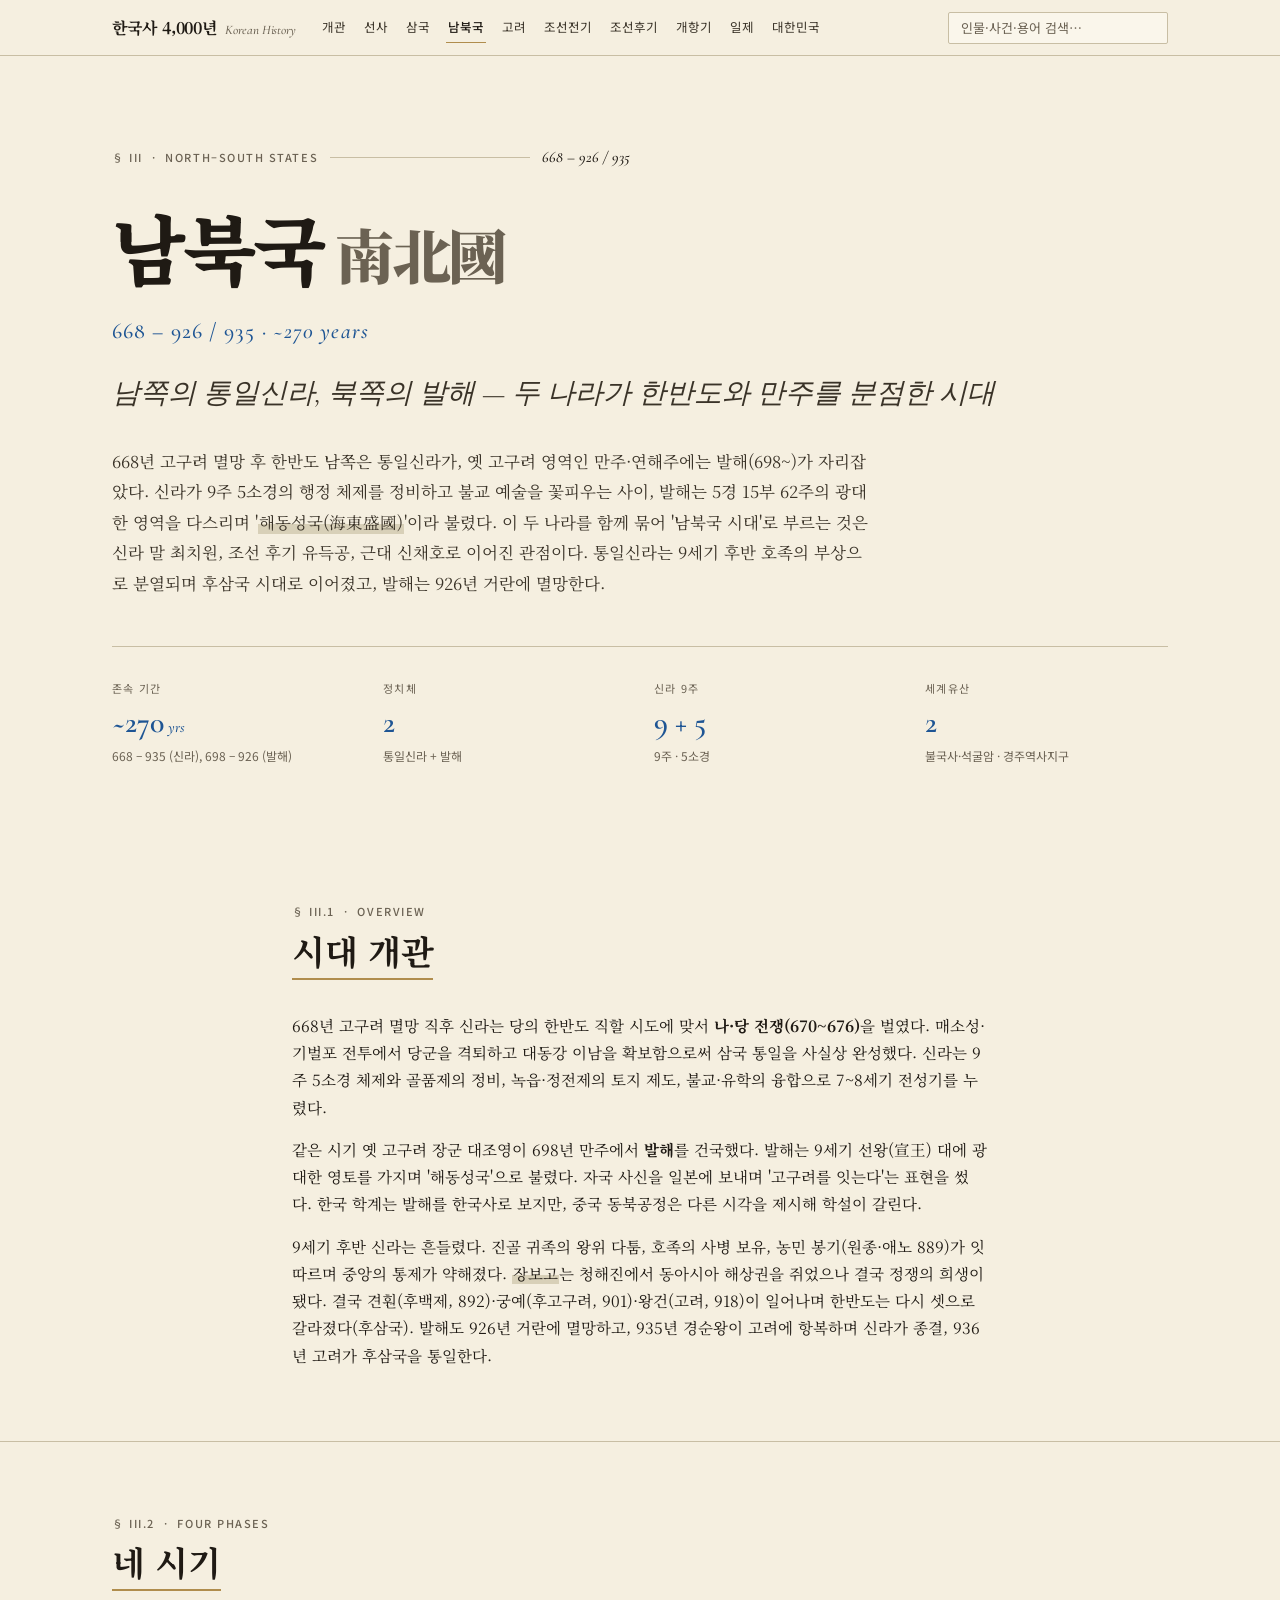
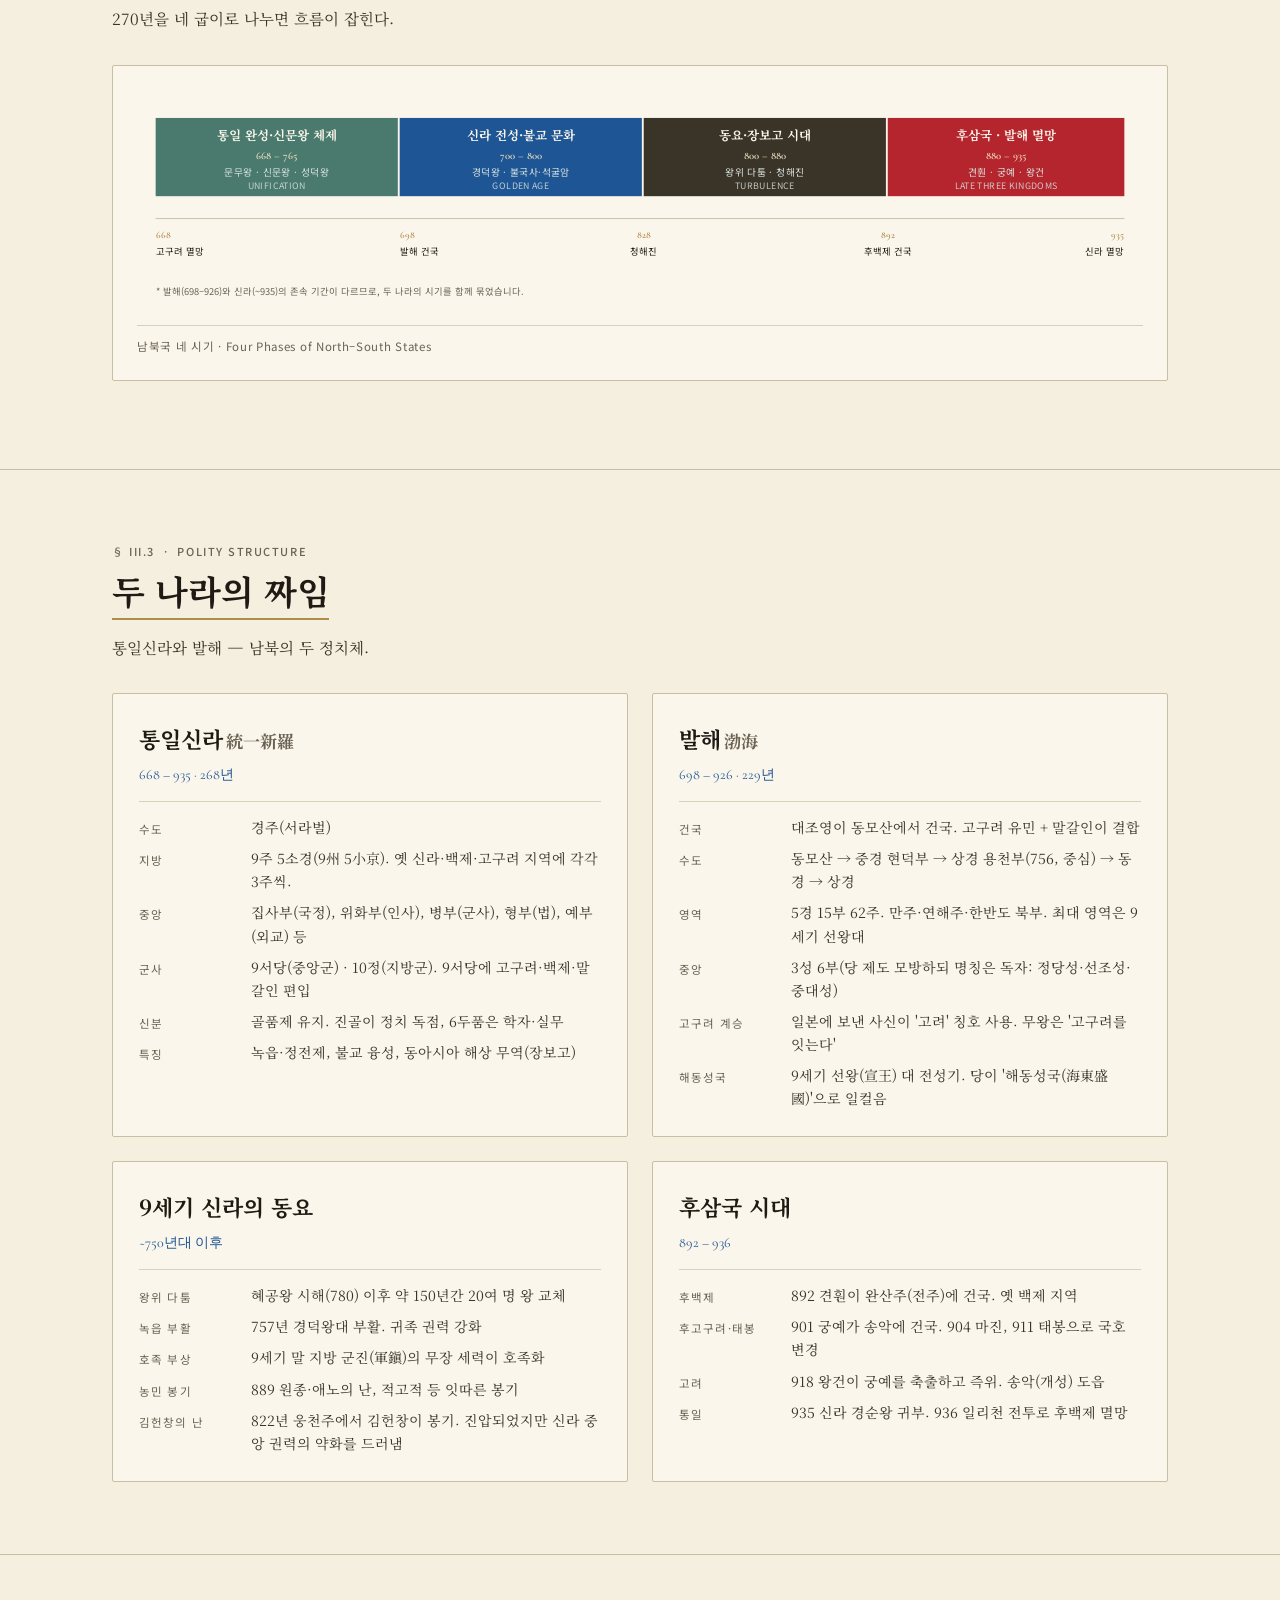
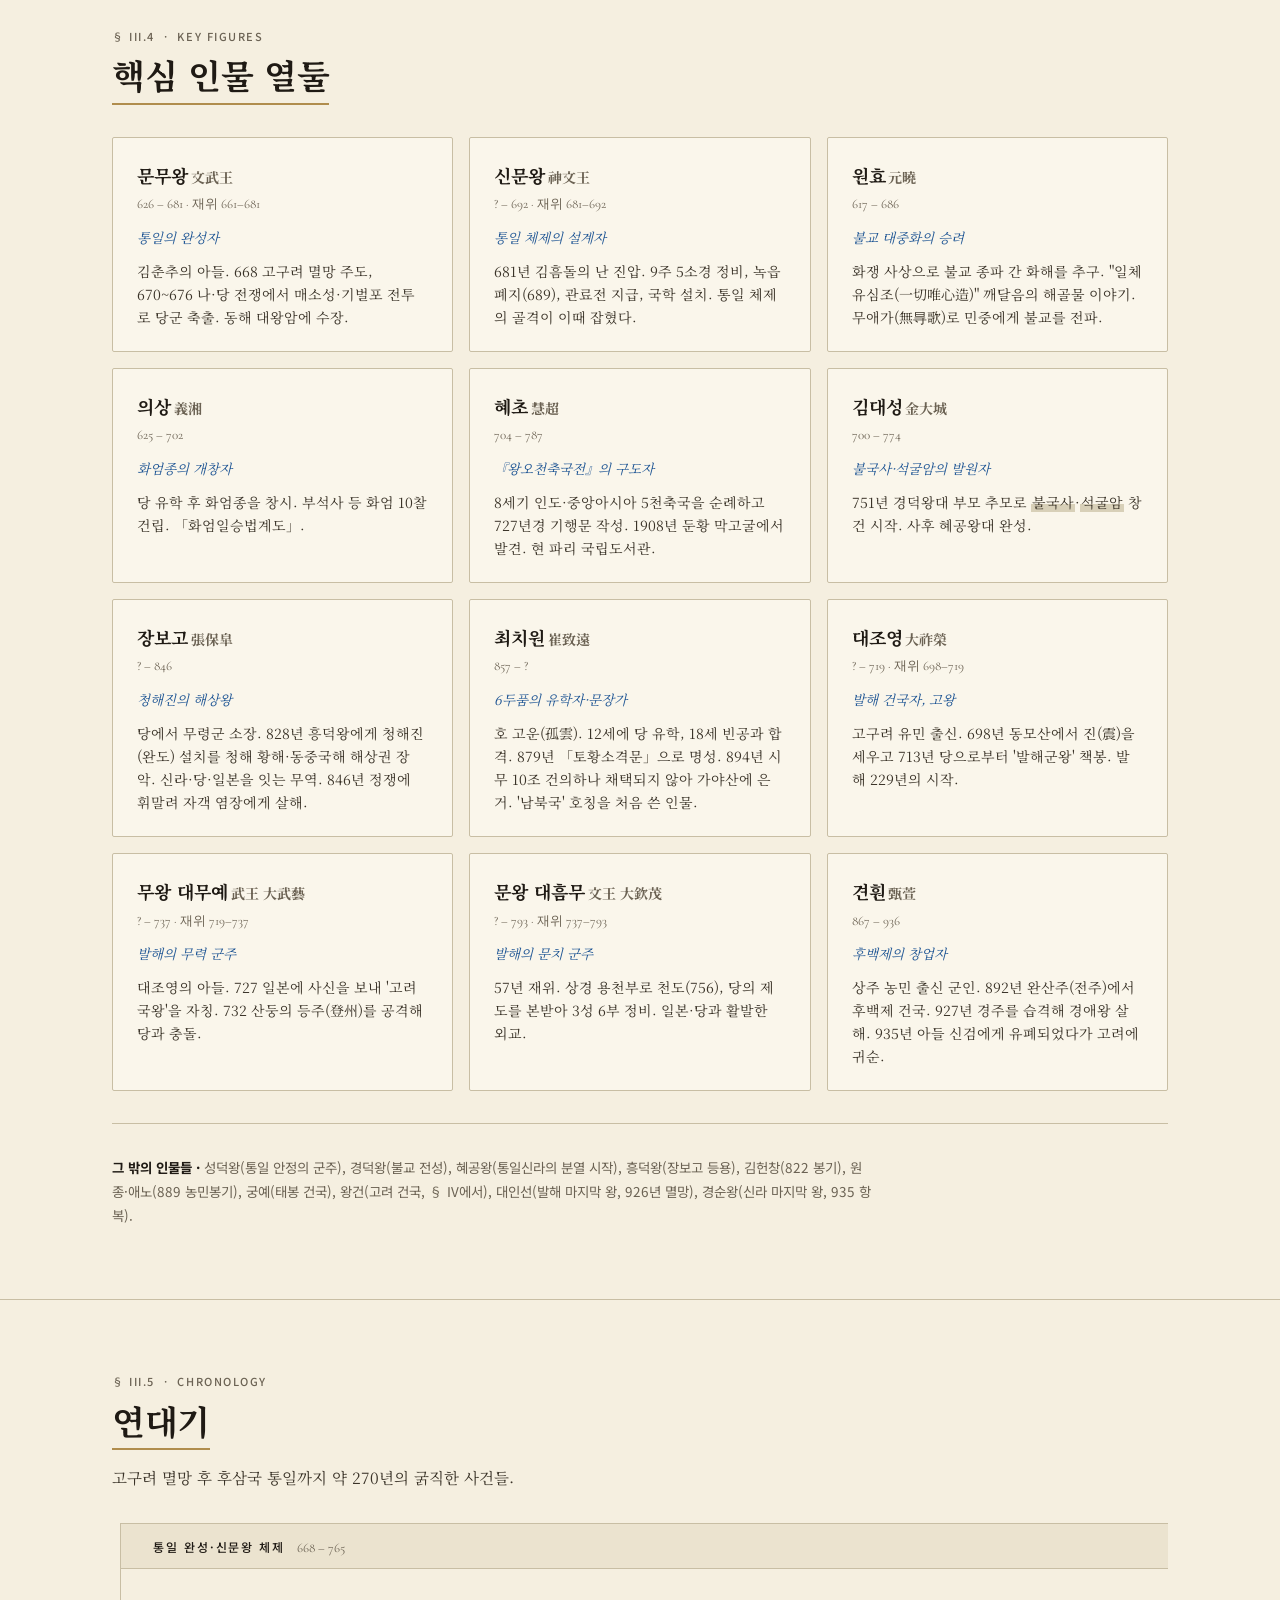
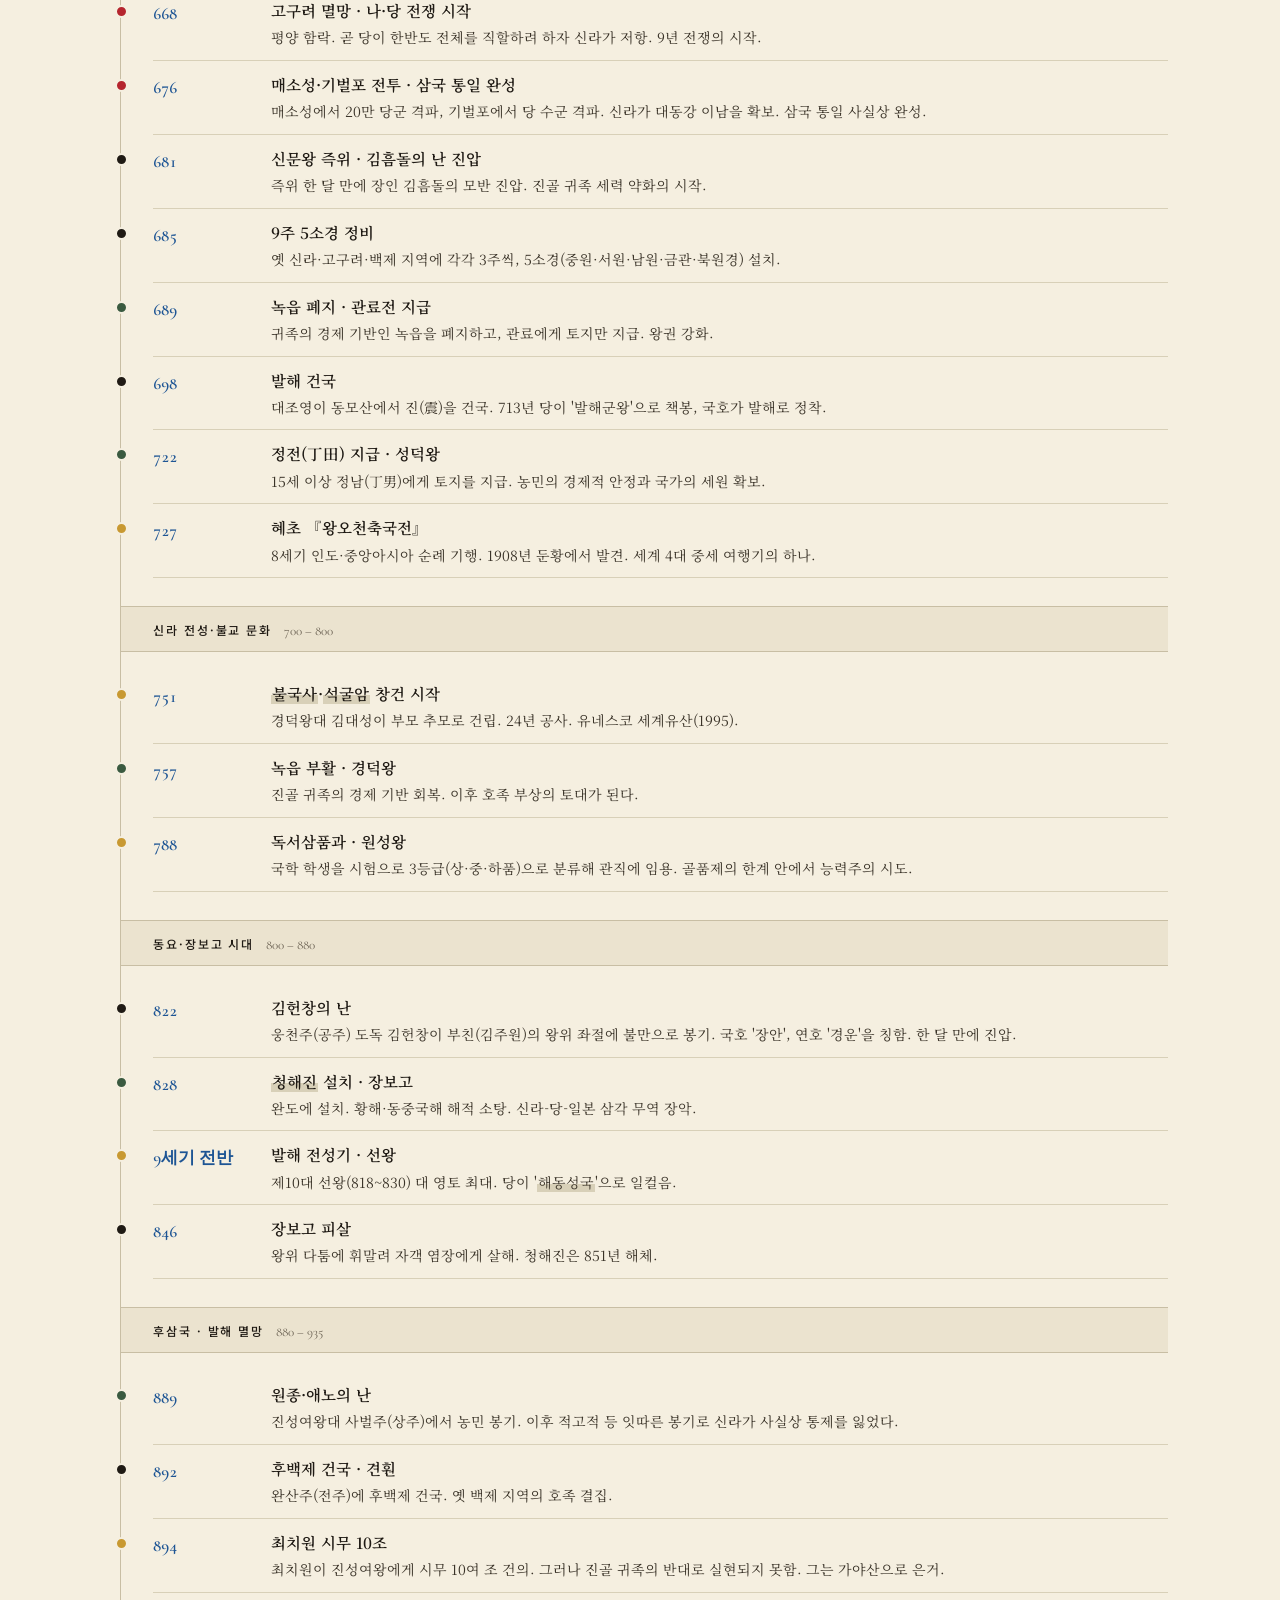
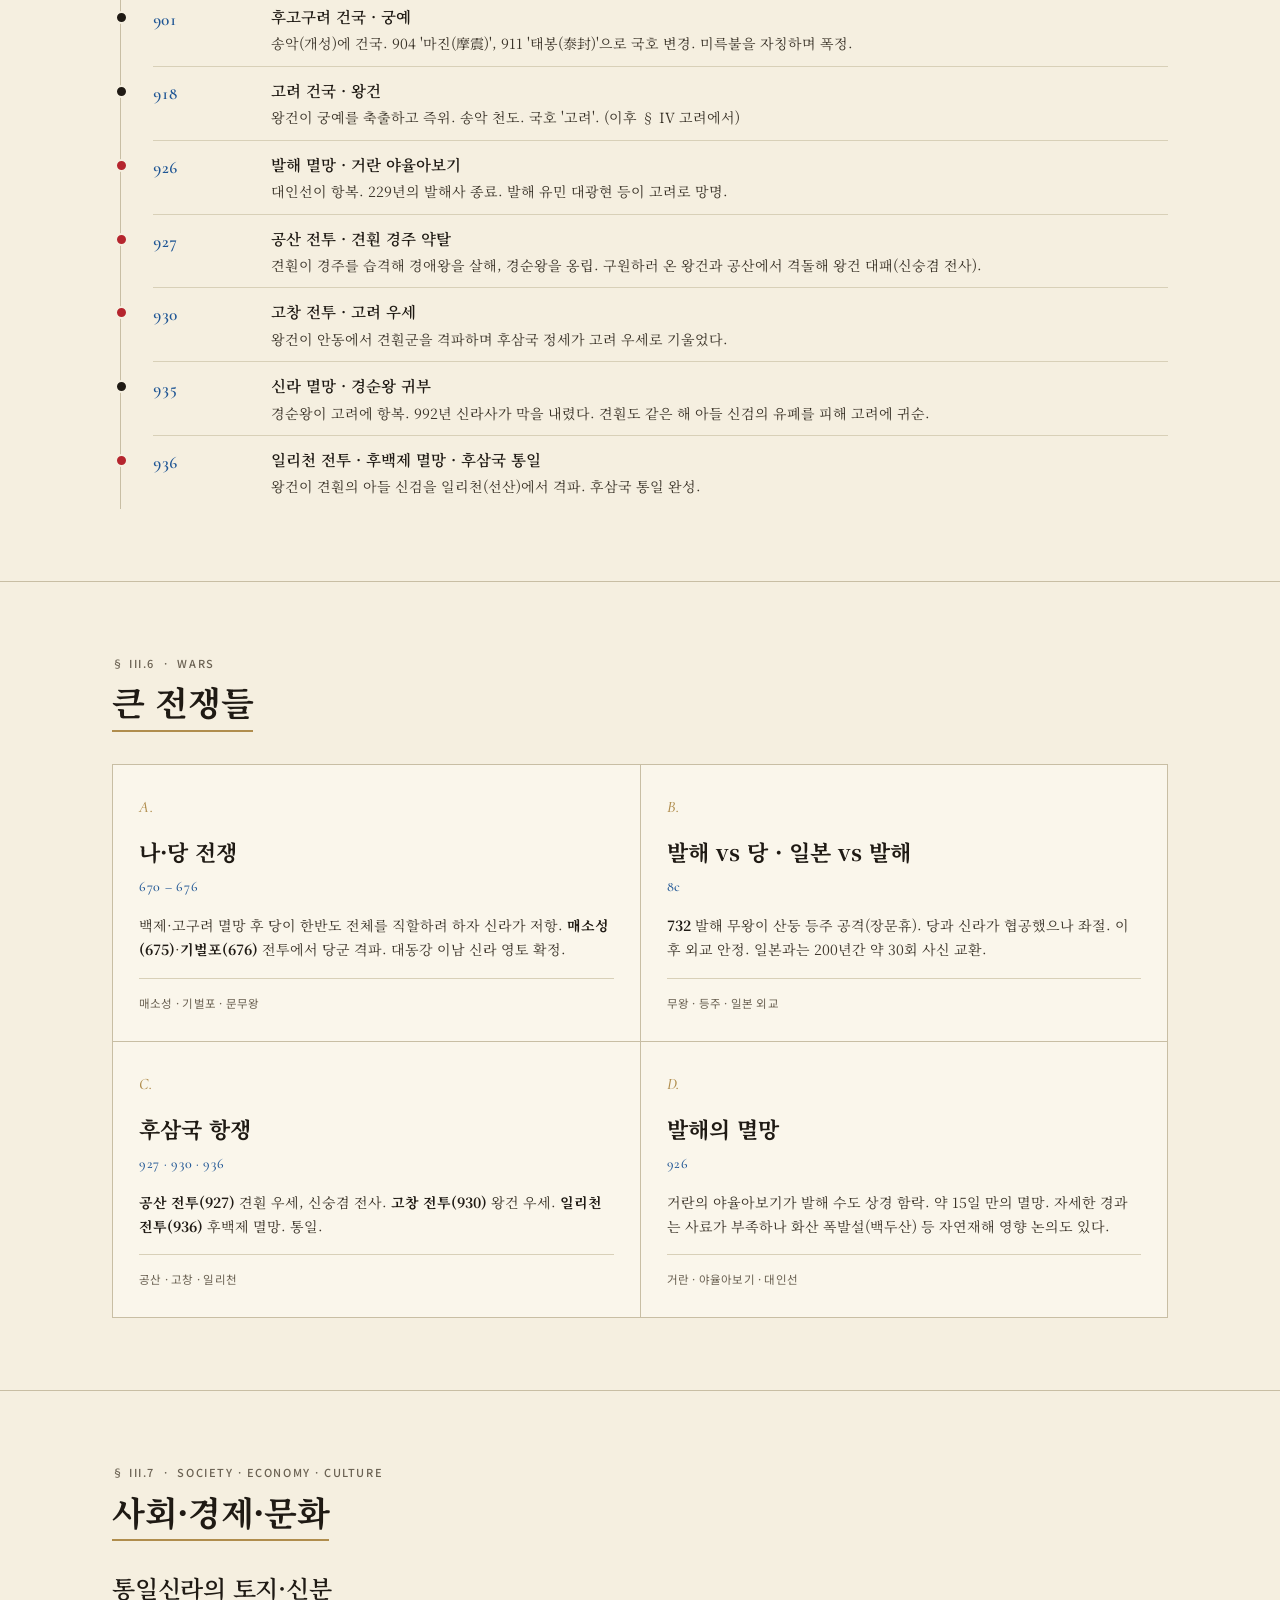
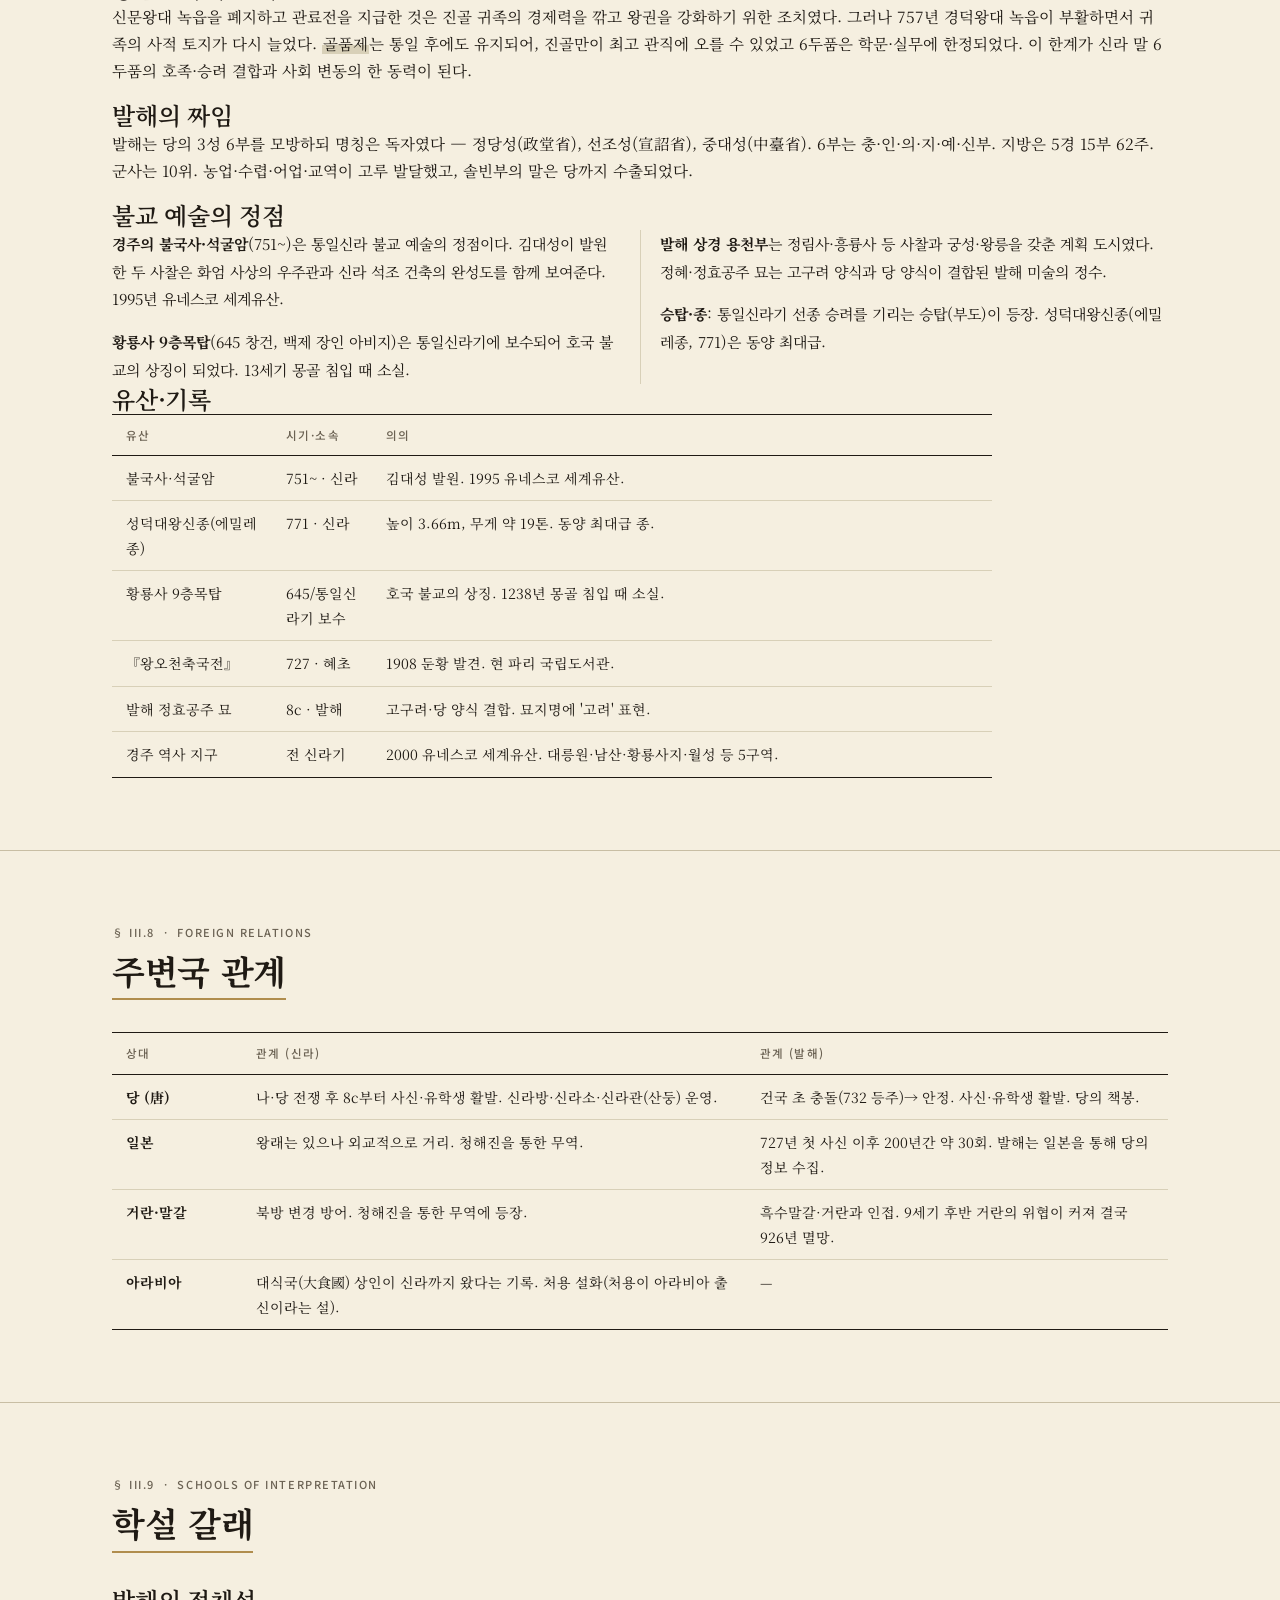
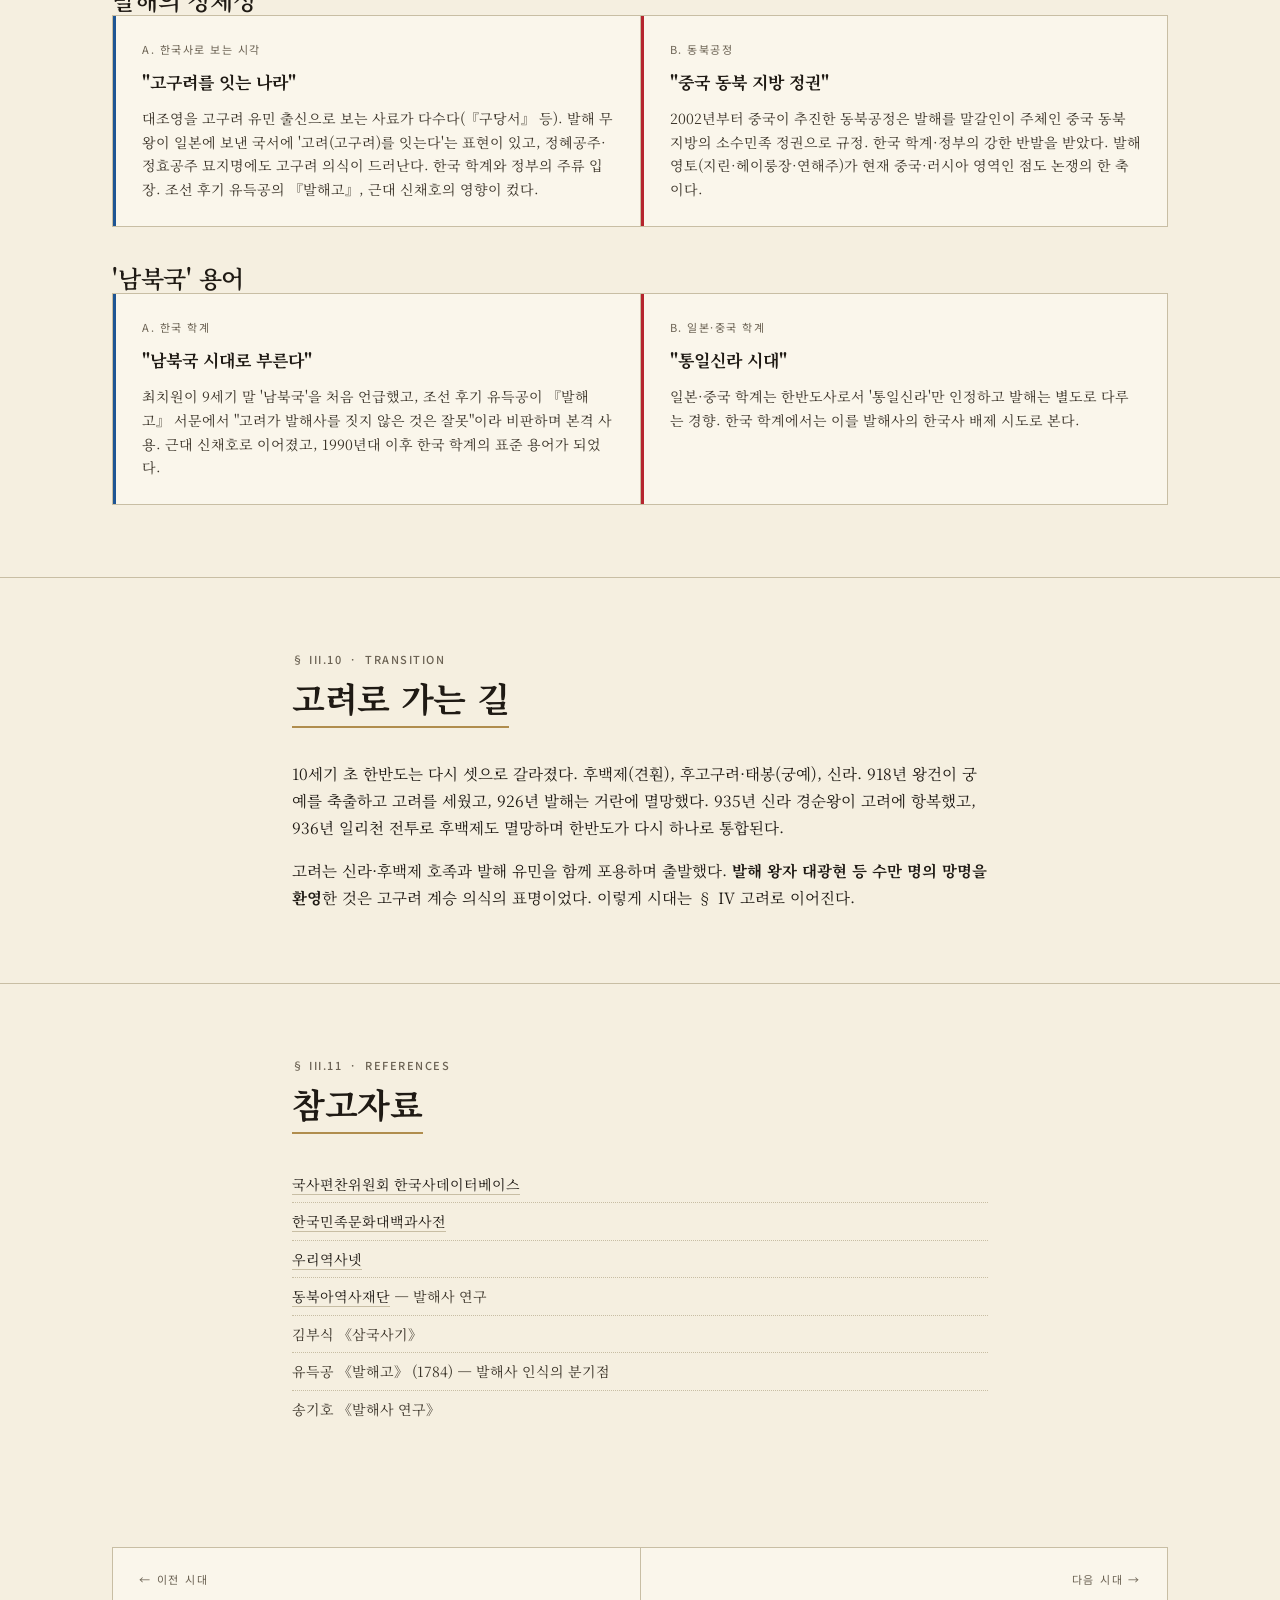
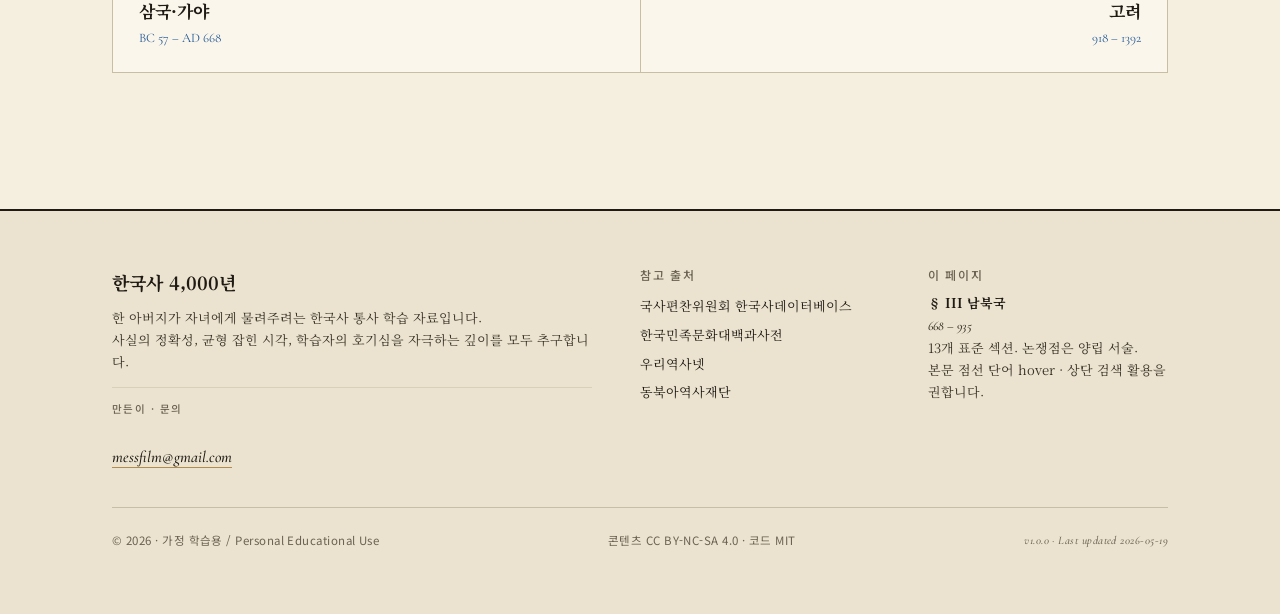
<file: eras/03-north-south.html>
<!doctype html>
<html lang="ko" data-era="north-south">
<head>
<meta charset="utf-8">
<title>§ III 남북국 (668–935) — 한국사 4,000년</title>
<meta name="viewport" content="width=device-width, initial-scale=1">
<meta name="description" content="남북국 시대(668~935) 약 270년의 통사. 통일신라와 발해. 신라의 9주 5소경, 발해의 해동성국, 장보고와 청해진, 신라 말 호족.">
<link rel="stylesheet" href="../assets/styles.css">
</head>
<body>

<nav class="site-nav">
  <div class="site-nav__inner">
    <a class="site-nav__brand" href="../index.html">한국사 4,000년<span class="latin">Korean History</span></a>
    <div class="site-nav__links">
      <a href="../index.html">개관</a>
      <a href="01-prehistoric.html">선사</a>
      <a href="02-three-kingdoms.html">삼국</a>
      <a href="03-north-south.html" class="is-current">남북국</a>
      <a href="04-goryeo.html">고려</a>
      <a href="05-joseon-early.html">조선전기</a>
      <a href="06-joseon-late.html">조선후기</a>
      <a href="07-modern-opening.html">개항기</a>
      <a href="08-japanese-colonial.html">일제</a>
      <a href="09-republic.html">대한민국</a>
    </div>
    <div class="search" data-search>
      <input class="search__input" type="search" placeholder="인물·사건·용어 검색…" aria-label="사이트 검색">
      <div class="search__results" role="listbox"></div>
    </div>
  </div>
</nav>

<header class="hero">
  <div class="container">
    <div class="hero__meta">
      <span class="meta">§ III &nbsp;·&nbsp; North–South States</span>
      <span class="hero__meta-line"></span><span class="latin">668 – 926 / 935</span>
    </div>
    <h1>남북국<span class="hanja">南北國</span></h1>
    <p class="hero__period">668 – 926 / 935 · <span class="latin">~270 years</span></p>
    <p class="hero__sub">남쪽의 통일신라, 북쪽의 발해 — 두 나라가 한반도와 만주를 분점한 시대</p>
    <p class="hero__lead">
      668년 고구려 멸망 후 한반도 남쪽은 통일신라가, 옛 고구려 영역인 만주·연해주에는 발해(698~)가 자리잡았다.
      신라가 9주 5소경의 행정 체제를 정비하고 불교 예술을 꽃피우는 사이, 발해는 5경 15부 62주의 광대한 영역을 다스리며 '<span class="term" data-term="해동성국">해동성국(海東盛國)</span>'이라 불렸다.
      이 두 나라를 함께 묶어 '남북국 시대'로 부르는 것은 신라 말 최치원, 조선 후기 유득공, 근대 신채호로 이어진 관점이다.
      통일신라는 9세기 후반 호족의 부상으로 분열되며 후삼국 시대로 이어졌고, 발해는 926년 거란에 멸망한다.
    </p>

    <div class="hero-stats">
      <div class="hero-stat"><div class="hero-stat__label">존속 기간</div><div class="hero-stat__value">~270<span class="latin" style="font-size:0.5em;margin-left:4px;">yrs</span></div><div class="hero-stat__sub">668 – 935 (신라), 698 – 926 (발해)</div></div>
      <div class="hero-stat"><div class="hero-stat__label">정치체</div><div class="hero-stat__value">2</div><div class="hero-stat__sub">통일신라 + 발해</div></div>
      <div class="hero-stat"><div class="hero-stat__label">신라 9주</div><div class="hero-stat__value">9 + 5</div><div class="hero-stat__sub">9주 · 5소경</div></div>
      <div class="hero-stat"><div class="hero-stat__label">세계유산</div><div class="hero-stat__value">2</div><div class="hero-stat__sub">불국사·석굴암 · 경주역사지구</div></div>
    </div>
  </div>
</header>

<section id="overview">
  <div class="container container--narrow">
    <header><span class="meta">§ III.1 &nbsp;·&nbsp; Overview</span><h2>시대 개관</h2></header>
    <p>668년 고구려 멸망 직후 신라는 당의 한반도 직할 시도에 맞서 <strong>나·당 전쟁(670~676)</strong>을 벌였다. 매소성·기벌포 전투에서 당군을 격퇴하고 대동강 이남을 확보함으로써 삼국 통일을 사실상 완성했다. 신라는 9주 5소경 체제와 골품제의 정비, 녹읍·정전제의 토지 제도, 불교·유학의 융합으로 7~8세기 전성기를 누렸다.</p>
    <p>같은 시기 옛 고구려 장군 대조영이 698년 만주에서 <strong>발해</strong>를 건국했다. 발해는 9세기 선왕(宣王) 대에 광대한 영토를 가지며 '해동성국'으로 불렸다. 자국 사신을 일본에 보내며 '고구려를 잇는다'는 표현을 썼다. 한국 학계는 발해를 한국사로 보지만, 중국 동북공정은 다른 시각을 제시해 학설이 갈린다.</p>
    <p>9세기 후반 신라는 흔들렸다. 진골 귀족의 왕위 다툼, 호족의 사병 보유, 농민 봉기(원종·애노 889)가 잇따르며 중앙의 통제가 약해졌다. <span class="term" data-term="장보고">장보고</span>는 청해진에서 동아시아 해상권을 쥐었으나 결국 정쟁의 희생이 됐다. 결국 견훤(후백제, 892)·궁예(후고구려, 901)·왕건(고려, 918)이 일어나며 한반도는 다시 셋으로 갈라졌다(후삼국). 발해도 926년 거란에 멸망하고, 935년 경순왕이 고려에 항복하며 신라가 종결, 936년 고려가 후삼국을 통일한다.</p>
  </div>
</section>

<section id="phases">
  <div class="container">
    <header><span class="meta">§ III.2 &nbsp;·&nbsp; Four Phases</span><h2>네 시기</h2>
      <p class="lead">270년을 네 굽이로 나누면 흐름이 잡힌다.</p></header>
    <div class="svg-figure">
      <svg viewBox="0 0 1080 240" xmlns="http://www.w3.org/2000/svg" role="img" aria-label="남북국 4시기 도식">
        <defs><style>
          .ph { font-family:'Noto Serif KR'; font-weight:700; font-size:13.5px; } .ph:not([fill]) { fill:#faf6eb; }
          .phY { font-family:'Cormorant Garamond'; font-weight:600; font-size:11.5px; } .phY:not([fill]) { fill:#ede0c1; }
          .phK { font-family:'Noto Sans KR'; font-size:10.5px; letter-spacing:0.04em; } .phK:not([fill]) { fill:#d8e3df; }
          .axL { stroke:#c8bea4; stroke-width:1; }
          .evt { font-family:'Noto Sans KR'; font-size:10px; } .evt:not([fill]) { fill:#1f1a14; }
          .evtY { font-family:'Cormorant Garamond'; font-weight:600; font-size:10.5px; } .evtY:not([fill]) { fill:#b08d4d; }
        </style></defs>
        <g transform="translate(20, 30)">
          <rect x="0"   y="0" width="260" height="84" fill="#4a7a6e"/>
          <text x="130" y="24" class="ph" text-anchor="middle">통일 완성·신문왕 체제</text>
          <text x="130" y="44" class="phY" text-anchor="middle">668 – 765</text>
          <text x="130" y="62" class="phK" text-anchor="middle">문무왕 · 신문왕 · 성덕왕</text>
          <text x="130" y="76" class="phK" text-anchor="middle" style="font-size:9.5px; opacity:0.85;">UNIFICATION</text>

          <rect x="262" y="0" width="260" height="84" fill="#1e5594"/>
          <text x="392" y="24" class="ph" text-anchor="middle">신라 전성·불교 문화</text>
          <text x="392" y="44" class="phY" text-anchor="middle">700 – 800</text>
          <text x="392" y="62" class="phK" text-anchor="middle">경덕왕 · 불국사·석굴암</text>
          <text x="392" y="76" class="phK" text-anchor="middle" style="font-size:9.5px; opacity:0.85;">GOLDEN AGE</text>

          <rect x="524" y="0" width="260" height="84" fill="#3a3328"/>
          <text x="654" y="24" class="ph" text-anchor="middle">동요·장보고 시대</text>
          <text x="654" y="44" class="phY" text-anchor="middle">800 – 880</text>
          <text x="654" y="62" class="phK" text-anchor="middle">왕위 다툼 · 청해진</text>
          <text x="654" y="76" class="phK" text-anchor="middle" style="font-size:9.5px; opacity:0.85;">TURBULENCE</text>

          <rect x="786" y="0" width="254" height="84" fill="#b5252e"/>
          <text x="913" y="24" class="ph" text-anchor="middle">후삼국 · 발해 멸망</text>
          <text x="913" y="44" class="phY" text-anchor="middle">880 – 935</text>
          <text x="913" y="62" class="phK" text-anchor="middle">견훤 · 궁예 · 왕건</text>
          <text x="913" y="76" class="phK" text-anchor="middle" style="font-size:9.5px; opacity:0.85;">LATE THREE KINGDOMS</text>
        </g>
        <line x1="20" y1="138" x2="1060" y2="138" class="axL"/>
        <g transform="translate(20, 145)">
          <text x="0"   y="14" class="evtY">668</text>
          <text x="262" y="14" class="evtY">698</text>
          <text x="524" y="14" class="evtY" text-anchor="middle">828</text>
          <text x="786" y="14" class="evtY" text-anchor="middle">892</text>
          <text x="1040" y="14" class="evtY" text-anchor="end">935</text>
          <text x="0" y="32" class="evt">고구려 멸망</text>
          <text x="262" y="32" class="evt">발해 건국</text>
          <text x="524" y="32" class="evt" text-anchor="middle">청해진</text>
          <text x="786" y="32" class="evt" text-anchor="middle">후백제 건국</text>
          <text x="1040" y="32" class="evt" text-anchor="end">신라 멸망</text>
        </g>
        <text x="20" y="220" class="evt" style="fill:#6b6253;">* 발해(698–926)와 신라(~935)의 존속 기간이 다르므로, 두 나라의 시기를 함께 묶었습니다.</text>
      </svg>
      <div class="svg-figure__caption">남북국 네 시기 · Four Phases of North–South States</div>
    </div>
  </div>
</section>

<section id="polity">
  <div class="container">
    <header><span class="meta">§ III.3 &nbsp;·&nbsp; Polity Structure</span><h2>두 나라의 짜임</h2>
      <p class="lead">통일신라와 발해 — 남북의 두 정치체.</p></header>
    <div class="dynasty-grid">
      <div class="dynasty-card"><div class="dynasty-card__header"><div class="dynasty-card__name">통일신라<span class="hanja">統一新羅</span></div><div class="dynasty-card__period">668 – 935 · 268년</div></div>
        <dl><dt>수도</dt><dd>경주(서라벌)</dd>
          <dt>지방</dt><dd>9주 5소경(9州 5小京). 옛 신라·백제·고구려 지역에 각각 3주씩.</dd>
          <dt>중앙</dt><dd>집사부(국정), 위화부(인사), 병부(군사), 형부(법), 예부(외교) 등</dd>
          <dt>군사</dt><dd>9서당(중앙군) · 10정(지방군). 9서당에 고구려·백제·말갈인 편입</dd>
          <dt>신분</dt><dd>골품제 유지. 진골이 정치 독점, 6두품은 학자·실무</dd>
          <dt>특징</dt><dd>녹읍·정전제, 불교 융성, 동아시아 해상 무역(장보고)</dd></dl></div>

      <div class="dynasty-card"><div class="dynasty-card__header"><div class="dynasty-card__name">발해<span class="hanja">渤海</span></div><div class="dynasty-card__period">698 – 926 · 229년</div></div>
        <dl><dt>건국</dt><dd>대조영이 동모산에서 건국. 고구려 유민 + 말갈인이 결합</dd>
          <dt>수도</dt><dd>동모산 → 중경 현덕부 → 상경 용천부(756, 중심) → 동경 → 상경</dd>
          <dt>영역</dt><dd>5경 15부 62주. 만주·연해주·한반도 북부. 최대 영역은 9세기 선왕대</dd>
          <dt>중앙</dt><dd>3성 6부(당 제도 모방하되 명칭은 독자: 정당성·선조성·중대성)</dd>
          <dt>고구려 계승</dt><dd>일본에 보낸 사신이 '고려' 칭호 사용. 무왕은 '고구려를 잇는다'</dd>
          <dt>해동성국</dt><dd>9세기 선왕(宣王) 대 전성기. 당이 '해동성국(海東盛國)'으로 일컬음</dd></dl></div>

      <div class="dynasty-card"><div class="dynasty-card__header"><div class="dynasty-card__name">9세기 신라의 동요</div><div class="dynasty-card__period">~750년대 이후</div></div>
        <dl><dt>왕위 다툼</dt><dd>혜공왕 시해(780) 이후 약 150년간 20여 명 왕 교체</dd>
          <dt>녹읍 부활</dt><dd>757년 경덕왕대 부활. 귀족 권력 강화</dd>
          <dt>호족 부상</dt><dd>9세기 말 지방 군진(軍鎭)의 무장 세력이 호족화</dd>
          <dt>농민 봉기</dt><dd>889 원종·애노의 난, 적고적 등 잇따른 봉기</dd>
          <dt>김헌창의 난</dt><dd>822년 웅천주에서 김헌창이 봉기. 진압되었지만 신라 중앙 권력의 약화를 드러냄</dd></dl></div>

      <div class="dynasty-card"><div class="dynasty-card__header"><div class="dynasty-card__name">후삼국 시대</div><div class="dynasty-card__period">892 – 936</div></div>
        <dl><dt>후백제</dt><dd>892 견훤이 완산주(전주)에 건국. 옛 백제 지역</dd>
          <dt>후고구려·태봉</dt><dd>901 궁예가 송악에 건국. 904 마진, 911 태봉으로 국호 변경</dd>
          <dt>고려</dt><dd>918 왕건이 궁예를 축출하고 즉위. 송악(개성) 도읍</dd>
          <dt>통일</dt><dd>935 신라 경순왕 귀부. 936 일리천 전투로 후백제 멸망</dd></dl></div>
    </div>
  </div>
</section>

<section id="people">
  <div class="container">
    <header><span class="meta">§ III.4 &nbsp;·&nbsp; Key Figures</span><h2>핵심 인물 열둘</h2></header>
    <div class="fig-grid">

      <div class="fig-card" id="문무왕"><div class="fig-card__name">문무왕<span class="hanja">文武王</span></div>
        <div class="fig-card__years">626 – 681 · 재위 661–681</div>
        <div class="fig-card__epithet">통일의 완성자</div>
        <div class="fig-card__body">김춘추의 아들. 668 고구려 멸망 주도, 670~676 나·당 전쟁에서 매소성·기벌포 전투로 당군 축출. 동해 대왕암에 수장.</div></div>

      <div class="fig-card" id="신문왕"><div class="fig-card__name">신문왕<span class="hanja">神文王</span></div>
        <div class="fig-card__years">? – 692 · 재위 681–692</div>
        <div class="fig-card__epithet">통일 체제의 설계자</div>
        <div class="fig-card__body">681년 김흠돌의 난 진압. 9주 5소경 정비, 녹읍 폐지(689), 관료전 지급, 국학 설치. 통일 체제의 골격이 이때 잡혔다.</div></div>

      <div class="fig-card" id="원효"><div class="fig-card__name">원효<span class="hanja">元曉</span></div>
        <div class="fig-card__years">617 – 686</div>
        <div class="fig-card__epithet">불교 대중화의 승려</div>
        <div class="fig-card__body">화쟁 사상으로 불교 종파 간 화해를 추구. "일체유심조(一切唯心造)" 깨달음의 해골물 이야기. 무애가(無㝵歌)로 민중에게 불교를 전파.</div></div>

      <div class="fig-card" id="의상"><div class="fig-card__name">의상<span class="hanja">義湘</span></div>
        <div class="fig-card__years">625 – 702</div>
        <div class="fig-card__epithet">화엄종의 개창자</div>
        <div class="fig-card__body">당 유학 후 화엄종을 창시. 부석사 등 화엄 10찰 건립. 「화엄일승법계도」.</div></div>

      <div class="fig-card" id="혜초"><div class="fig-card__name">혜초<span class="hanja">慧超</span></div>
        <div class="fig-card__years">704 – 787</div>
        <div class="fig-card__epithet">『왕오천축국전』의 구도자</div>
        <div class="fig-card__body">8세기 인도·중앙아시아 5천축국을 순례하고 727년경 기행문 작성. 1908년 둔황 막고굴에서 발견. 현 파리 국립도서관.</div></div>

      <div class="fig-card" id="김대성"><div class="fig-card__name">김대성<span class="hanja">金大城</span></div>
        <div class="fig-card__years">700 – 774</div>
        <div class="fig-card__epithet">불국사·석굴암의 발원자</div>
        <div class="fig-card__body">751년 경덕왕대 부모 추모로 <span class="term" data-term="불국사">불국사</span>·<span class="term" data-term="석굴암">석굴암</span> 창건 시작. 사후 혜공왕대 완성.</div></div>

      <div class="fig-card" id="장보고"><div class="fig-card__name">장보고<span class="hanja">張保皐</span></div>
        <div class="fig-card__years">? – 846</div>
        <div class="fig-card__epithet">청해진의 해상왕</div>
        <div class="fig-card__body">당에서 무령군 소장. 828년 흥덕왕에게 청해진(완도) 설치를 청해 황해·동중국해 해상권 장악. 신라·당·일본을 잇는 무역. 846년 정쟁에 휘말려 자객 염장에게 살해.</div></div>

      <div class="fig-card" id="최치원"><div class="fig-card__name">최치원<span class="hanja">崔致遠</span></div>
        <div class="fig-card__years">857 – ?</div>
        <div class="fig-card__epithet">6두품의 유학자·문장가</div>
        <div class="fig-card__body">호 고운(孤雲). 12세에 당 유학, 18세 빈공과 합격. 879년 「토황소격문」으로 명성. 894년 시무 10조 건의하나 채택되지 않아 가야산에 은거. '남북국' 호칭을 처음 쓴 인물.</div></div>

      <div class="fig-card" id="대조영"><div class="fig-card__name">대조영<span class="hanja">大祚榮</span></div>
        <div class="fig-card__years">? – 719 · 재위 698–719</div>
        <div class="fig-card__epithet">발해 건국자, 고왕</div>
        <div class="fig-card__body">고구려 유민 출신. 698년 동모산에서 진(震)을 세우고 713년 당으로부터 '발해군왕' 책봉. 발해 229년의 시작.</div></div>

      <div class="fig-card" id="대무예"><div class="fig-card__name">무왕 대무예<span class="hanja">武王 大武藝</span></div>
        <div class="fig-card__years">? – 737 · 재위 719–737</div>
        <div class="fig-card__epithet">발해의 무력 군주</div>
        <div class="fig-card__body">대조영의 아들. 727 일본에 사신을 보내 '고려 국왕'을 자칭. 732 산둥의 등주(登州)를 공격해 당과 충돌.</div></div>

      <div class="fig-card" id="대흠무"><div class="fig-card__name">문왕 대흠무<span class="hanja">文王 大欽茂</span></div>
        <div class="fig-card__years">? – 793 · 재위 737–793</div>
        <div class="fig-card__epithet">발해의 문치 군주</div>
        <div class="fig-card__body">57년 재위. 상경 용천부로 천도(756), 당의 제도를 본받아 3성 6부 정비. 일본·당과 활발한 외교.</div></div>

      <div class="fig-card" id="견훤"><div class="fig-card__name">견훤<span class="hanja">甄萱</span></div>
        <div class="fig-card__years">867 – 936</div>
        <div class="fig-card__epithet">후백제의 창업자</div>
        <div class="fig-card__body">상주 농민 출신 군인. 892년 완산주(전주)에서 후백제 건국. 927년 경주를 습격해 경애왕 살해. 935년 아들 신검에게 유폐되었다가 고려에 귀순.</div></div>
    </div>
    <hr>
    <p style="font-size:13.5px; color:var(--meok-mute); font-family:'Noto Sans KR'; max-width:760px;">
      <strong>그 밖의 인물들 · </strong>
      성덕왕(통일 안정의 군주), 경덕왕(불교 전성), 혜공왕(통일신라의 분열 시작),
      흥덕왕(장보고 등용), 김헌창(822 봉기), 원종·애노(889 농민봉기),
      궁예(태봉 건국), 왕건(고려 건국, § IV에서),
      대인선(발해 마지막 왕, 926년 멸망), 경순왕(신라 마지막 왕, 935 항복).
    </p>
  </div>
</section>

<section id="chronology">
  <div class="container">
    <header><span class="meta">§ III.5 &nbsp;·&nbsp; Chronology</span><h2>연대기</h2>
      <p class="lead">고구려 멸망 후 후삼국 통일까지 약 270년의 굵직한 사건들.</p></header>
    <div class="timeline">

      <div class="timeline__phase"><span class="timeline__phase-title">통일 완성·신문왕 체제</span><span class="timeline__phase-period">668 – 765</span></div>

      <div class="tl-event" data-cat="war"><div class="tl-event__year">668</div><div>
        <div class="tl-event__title">고구려 멸망 · 나·당 전쟁 시작</div>
        <div class="tl-event__body">평양 함락. 곧 당이 한반도 전체를 직할하려 하자 신라가 저항. 9년 전쟁의 시작.</div></div></div>

      <div class="tl-event" data-cat="war"><div class="tl-event__year">676</div><div>
        <div class="tl-event__title">매소성·기벌포 전투 · 삼국 통일 완성</div>
        <div class="tl-event__body">매소성에서 20만 당군 격파, 기벌포에서 당 수군 격파. 신라가 대동강 이남을 확보. 삼국 통일 사실상 완성.</div></div></div>

      <div class="tl-event" data-cat="politics"><div class="tl-event__year">681</div><div>
        <div class="tl-event__title">신문왕 즉위 · 김흠돌의 난 진압</div>
        <div class="tl-event__body">즉위 한 달 만에 장인 김흠돌의 모반 진압. 진골 귀족 세력 약화의 시작.</div></div></div>

      <div class="tl-event" data-cat="politics"><div class="tl-event__year">685</div><div>
        <div class="tl-event__title">9주 5소경 정비</div>
        <div class="tl-event__body">옛 신라·고구려·백제 지역에 각각 3주씩, 5소경(중원·서원·남원·금관·북원경) 설치.</div></div></div>

      <div class="tl-event" data-cat="society"><div class="tl-event__year">689</div><div>
        <div class="tl-event__title">녹읍 폐지 · 관료전 지급</div>
        <div class="tl-event__body">귀족의 경제 기반인 녹읍을 폐지하고, 관료에게 토지만 지급. 왕권 강화.</div></div></div>

      <div class="tl-event" data-cat="politics"><div class="tl-event__year">698</div><div>
        <div class="tl-event__title">발해 건국</div>
        <div class="tl-event__body">대조영이 동모산에서 진(震)을 건국. 713년 당이 '발해군왕'으로 책봉, 국호가 발해로 정착.</div></div></div>

      <div class="tl-event" data-cat="society"><div class="tl-event__year">722</div><div>
        <div class="tl-event__title">정전(丁田) 지급 · 성덕왕</div>
        <div class="tl-event__body">15세 이상 정남(丁男)에게 토지를 지급. 농민의 경제적 안정과 국가의 세원 확보.</div></div></div>

      <div class="tl-event" data-cat="culture"><div class="tl-event__year">727</div><div>
        <div class="tl-event__title">혜초 『왕오천축국전』</div>
        <div class="tl-event__body">8세기 인도·중앙아시아 순례 기행. 1908년 둔황에서 발견. 세계 4대 중세 여행기의 하나.</div></div></div>

      <div class="timeline__phase"><span class="timeline__phase-title">신라 전성·불교 문화</span><span class="timeline__phase-period">700 – 800</span></div>

      <div class="tl-event" data-cat="culture"><div class="tl-event__year">751</div><div>
        <div class="tl-event__title"><span class="term" data-term="불국사">불국사</span>·<span class="term" data-term="석굴암">석굴암</span> 창건 시작</div>
        <div class="tl-event__body">경덕왕대 김대성이 부모 추모로 건립. 24년 공사. 유네스코 세계유산(1995).</div></div></div>

      <div class="tl-event" data-cat="society"><div class="tl-event__year">757</div><div>
        <div class="tl-event__title">녹읍 부활 · 경덕왕</div>
        <div class="tl-event__body">진골 귀족의 경제 기반 회복. 이후 호족 부상의 토대가 된다.</div></div></div>

      <div class="tl-event" data-cat="culture"><div class="tl-event__year">788</div><div>
        <div class="tl-event__title">독서삼품과 · 원성왕</div>
        <div class="tl-event__body">국학 학생을 시험으로 3등급(상·중·하품)으로 분류해 관직에 임용. 골품제의 한계 안에서 능력주의 시도.</div></div></div>

      <div class="timeline__phase"><span class="timeline__phase-title">동요·장보고 시대</span><span class="timeline__phase-period">800 – 880</span></div>

      <div class="tl-event" data-cat="politics"><div class="tl-event__year">822</div><div>
        <div class="tl-event__title">김헌창의 난</div>
        <div class="tl-event__body">웅천주(공주) 도독 김헌창이 부친(김주원)의 왕위 좌절에 불만으로 봉기. 국호 '장안', 연호 '경운'을 칭함. 한 달 만에 진압.</div></div></div>

      <div class="tl-event" data-cat="society"><div class="tl-event__year">828</div><div>
        <div class="tl-event__title"><span class="term" data-term="청해진">청해진</span> 설치 · 장보고</div>
        <div class="tl-event__body">완도에 설치. 황해·동중국해 해적 소탕. 신라-당-일본 삼각 무역 장악.</div></div></div>

      <div class="tl-event" data-cat="culture"><div class="tl-event__year">9세기 전반</div><div>
        <div class="tl-event__title">발해 전성기 · 선왕</div>
        <div class="tl-event__body">제10대 선왕(818~830) 대 영토 최대. 당이 '<span class="term" data-term="해동성국">해동성국</span>'으로 일컬음.</div></div></div>

      <div class="tl-event" data-cat="politics"><div class="tl-event__year">846</div><div>
        <div class="tl-event__title">장보고 피살</div>
        <div class="tl-event__body">왕위 다툼에 휘말려 자객 염장에게 살해. 청해진은 851년 해체.</div></div></div>

      <div class="timeline__phase"><span class="timeline__phase-title">후삼국 · 발해 멸망</span><span class="timeline__phase-period">880 – 935</span></div>

      <div class="tl-event" data-cat="society"><div class="tl-event__year">889</div><div>
        <div class="tl-event__title">원종·애노의 난</div>
        <div class="tl-event__body">진성여왕대 사벌주(상주)에서 농민 봉기. 이후 적고적 등 잇따른 봉기로 신라가 사실상 통제를 잃었다.</div></div></div>

      <div class="tl-event" data-cat="politics"><div class="tl-event__year">892</div><div>
        <div class="tl-event__title">후백제 건국 · 견훤</div>
        <div class="tl-event__body">완산주(전주)에 후백제 건국. 옛 백제 지역의 호족 결집.</div></div></div>

      <div class="tl-event" data-cat="culture"><div class="tl-event__year">894</div><div>
        <div class="tl-event__title">최치원 시무 10조</div>
        <div class="tl-event__body">최치원이 진성여왕에게 시무 10여 조 건의. 그러나 진골 귀족의 반대로 실현되지 못함. 그는 가야산으로 은거.</div></div></div>

      <div class="tl-event" data-cat="politics"><div class="tl-event__year">901</div><div>
        <div class="tl-event__title">후고구려 건국 · 궁예</div>
        <div class="tl-event__body">송악(개성)에 건국. 904 '마진(摩震)', 911 '태봉(泰封)'으로 국호 변경. 미륵불을 자칭하며 폭정.</div></div></div>

      <div class="tl-event" data-cat="politics"><div class="tl-event__year">918</div><div>
        <div class="tl-event__title">고려 건국 · 왕건</div>
        <div class="tl-event__body">왕건이 궁예를 축출하고 즉위. 송악 천도. 국호 '고려'. (이후 § IV 고려에서)</div></div></div>

      <div class="tl-event" data-cat="war"><div class="tl-event__year">926</div><div>
        <div class="tl-event__title">발해 멸망 · 거란 야율아보기</div>
        <div class="tl-event__body">대인선이 항복. 229년의 발해사 종료. 발해 유민 대광현 등이 고려로 망명.</div></div></div>

      <div class="tl-event" data-cat="war"><div class="tl-event__year">927</div><div>
        <div class="tl-event__title">공산 전투 · 견훤 경주 약탈</div>
        <div class="tl-event__body">견훤이 경주를 습격해 경애왕을 살해, 경순왕을 옹립. 구원하러 온 왕건과 공산에서 격돌해 왕건 대패(신숭겸 전사).</div></div></div>

      <div class="tl-event" data-cat="war"><div class="tl-event__year">930</div><div>
        <div class="tl-event__title">고창 전투 · 고려 우세</div>
        <div class="tl-event__body">왕건이 안동에서 견훤군을 격파하며 후삼국 정세가 고려 우세로 기울었다.</div></div></div>

      <div class="tl-event" data-cat="politics"><div class="tl-event__year">935</div><div>
        <div class="tl-event__title">신라 멸망 · 경순왕 귀부</div>
        <div class="tl-event__body">경순왕이 고려에 항복. 992년 신라사가 막을 내렸다. 견훤도 같은 해 아들 신검의 유폐를 피해 고려에 귀순.</div></div></div>

      <div class="tl-event" data-cat="war"><div class="tl-event__year">936</div><div>
        <div class="tl-event__title">일리천 전투 · 후백제 멸망 · 후삼국 통일</div>
        <div class="tl-event__body">왕건이 견훤의 아들 신검을 일리천(선산)에서 격파. 후삼국 통일 완성.</div></div></div>
    </div>
  </div>
</section>

<section id="wars">
  <div class="container">
    <header><span class="meta">§ III.6 &nbsp;·&nbsp; Wars</span><h2>큰 전쟁들</h2></header>
    <div class="cards-grid cards-grid--2">
      <div class="card"><div class="card__num">A.</div><div class="card__title">나·당 전쟁</div><div class="card__period">670 – 676</div>
        <div class="card__summary">백제·고구려 멸망 후 당이 한반도 전체를 직할하려 하자 신라가 저항. <strong>매소성(675)</strong>·<strong>기벌포(676)</strong> 전투에서 당군 격파. 대동강 이남 신라 영토 확정.</div>
        <div class="card__tags">매소성 · 기벌포 · 문무왕</div></div>

      <div class="card"><div class="card__num">B.</div><div class="card__title">발해 vs 당 · 일본 vs 발해</div><div class="card__period">8c</div>
        <div class="card__summary"><strong>732</strong> 발해 무왕이 산둥 등주 공격(장문휴). 당과 신라가 협공했으나 좌절. 이후 외교 안정. 일본과는 200년간 약 30회 사신 교환.</div>
        <div class="card__tags">무왕 · 등주 · 일본 외교</div></div>

      <div class="card"><div class="card__num">C.</div><div class="card__title">후삼국 항쟁</div><div class="card__period">927 · 930 · 936</div>
        <div class="card__summary"><strong>공산 전투(927)</strong> 견훤 우세, 신숭겸 전사. <strong>고창 전투(930)</strong> 왕건 우세. <strong>일리천 전투(936)</strong> 후백제 멸망. 통일.</div>
        <div class="card__tags">공산 · 고창 · 일리천</div></div>

      <div class="card"><div class="card__num">D.</div><div class="card__title">발해의 멸망</div><div class="card__period">926</div>
        <div class="card__summary">거란의 야율아보기가 발해 수도 상경 함락. 약 15일 만의 멸망. 자세한 경과는 사료가 부족하나 화산 폭발설(백두산) 등 자연재해 영향 논의도 있다.</div>
        <div class="card__tags">거란 · 야율아보기 · 대인선</div></div>
    </div>
  </div>
</section>

<section id="culture">
  <div class="container">
    <header><span class="meta">§ III.7 &nbsp;·&nbsp; Society · Economy · Culture</span><h2>사회·경제·문화</h2></header>

    <h3>통일신라의 토지·신분</h3>
    <p>신문왕대 녹읍을 폐지하고 관료전을 지급한 것은 진골 귀족의 경제력을 깎고 왕권을 강화하기 위한 조치였다. 그러나 757년 경덕왕대 녹읍이 부활하면서 귀족의 사적 토지가 다시 늘었다. <span class="term" data-term="골품제">골품제</span>는 통일 후에도 유지되어, 진골만이 최고 관직에 오를 수 있었고 6두품은 학문·실무에 한정되었다. 이 한계가 신라 말 6두품의 호족·승려 결합과 사회 변동의 한 동력이 된다.</p>

    <h3>발해의 짜임</h3>
    <p>발해는 당의 3성 6부를 모방하되 명칭은 독자였다 — 정당성(政堂省), 선조성(宣詔省), 중대성(中臺省). 6부는 충·인·의·지·예·신부. 지방은 5경 15부 62주. 군사는 10위. 농업·수렵·어업·교역이 고루 발달했고, 솔빈부의 말은 당까지 수출되었다.</p>

    <h3>불교 예술의 정점</h3>
    <div class="prose-cols">
      <p><strong>경주의 불국사·석굴암</strong>(751~)은 통일신라 불교 예술의 정점이다. 김대성이 발원한 두 사찰은 화엄 사상의 우주관과 신라 석조 건축의 완성도를 함께 보여준다. 1995년 유네스코 세계유산.</p>
      <p><strong>황룡사 9층목탑</strong>(645 창건, 백제 장인 아비지)은 통일신라기에 보수되어 호국 불교의 상징이 되었다. 13세기 몽골 침입 때 소실.</p>
      <p><strong>발해 상경 용천부</strong>는 정림사·흥륭사 등 사찰과 궁성·왕릉을 갖춘 계획 도시였다. 정혜·정효공주 묘는 고구려 양식과 당 양식이 결합된 발해 미술의 정수.</p>
      <p><strong>승탑·종</strong>: 통일신라기 선종 승려를 기리는 승탑(부도)이 등장. 성덕대왕신종(에밀레종, 771)은 동양 최대급.</p>
    </div>

    <h3>유산·기록</h3>
    <table class="tbl" style="max-width:880px;">
      <thead><tr><th style="width:160px;">유산</th><th style="width:100px;">시기·소속</th><th>의의</th></tr></thead>
      <tbody>
        <tr><td>불국사·석굴암</td><td>751~ · 신라</td><td>김대성 발원. 1995 유네스코 세계유산.</td></tr>
        <tr><td>성덕대왕신종(에밀레종)</td><td>771 · 신라</td><td>높이 3.66m, 무게 약 19톤. 동양 최대급 종.</td></tr>
        <tr><td>황룡사 9층목탑</td><td>645/통일신라기 보수</td><td>호국 불교의 상징. 1238년 몽골 침입 때 소실.</td></tr>
        <tr><td>『왕오천축국전』</td><td>727 · 혜초</td><td>1908 둔황 발견. 현 파리 국립도서관.</td></tr>
        <tr><td>발해 정효공주 묘</td><td>8c · 발해</td><td>고구려·당 양식 결합. 묘지명에 '고려' 표현.</td></tr>
        <tr><td>경주 역사 지구</td><td>전 신라기</td><td>2000 유네스코 세계유산. 대릉원·남산·황룡사지·월성 등 5구역.</td></tr>
      </tbody>
    </table>
  </div>
</section>

<section id="foreign">
  <div class="container">
    <header><span class="meta">§ III.8 &nbsp;·&nbsp; Foreign Relations</span><h2>주변국 관계</h2></header>
    <table class="tbl">
      <thead><tr><th style="width:130px;">상대</th><th>관계 (신라)</th><th>관계 (발해)</th></tr></thead>
      <tbody>
        <tr><td><strong>당 (唐)</strong></td><td>나·당 전쟁 후 8c부터 사신·유학생 활발. 신라방·신라소·신라관(산둥) 운영.</td><td>건국 초 충돌(732 등주)→ 안정. 사신·유학생 활발. 당의 책봉.</td></tr>
        <tr><td><strong>일본</strong></td><td>왕래는 있으나 외교적으로 거리. 청해진을 통한 무역.</td><td>727년 첫 사신 이후 200년간 약 30회. 발해는 일본을 통해 당의 정보 수집.</td></tr>
        <tr><td><strong>거란·말갈</strong></td><td>북방 변경 방어. 청해진을 통한 무역에 등장.</td><td>흑수말갈·거란과 인접. 9세기 후반 거란의 위협이 커져 결국 926년 멸망.</td></tr>
        <tr><td><strong>아라비아</strong></td><td>대식국(大食國) 상인이 신라까지 왔다는 기록. 처용 설화(처용이 아라비아 출신이라는 설).</td><td>—</td></tr>
      </tbody>
    </table>
  </div>
</section>

<section id="theories">
  <div class="container">
    <header><span class="meta">§ III.9 &nbsp;·&nbsp; Schools of Interpretation</span><h2>학설 갈래</h2></header>

    <h3>발해의 정체성</h3>
    <div class="theories">
      <div class="theory theory--a"><div class="theory__label">A. 한국사로 보는 시각</div><div class="theory__title">"고구려를 잇는 나라"</div>
        <div class="theory__body">대조영을 고구려 유민 출신으로 보는 사료가 다수다(『구당서』 등). 발해 무왕이 일본에 보낸 국서에 '고려(고구려)를 잇는다'는 표현이 있고, 정혜공주·정효공주 묘지명에도 고구려 의식이 드러난다. 한국 학계와 정부의 주류 입장. 조선 후기 유득공의 『발해고』, 근대 신채호의 영향이 컸다.</div></div>
      <div class="theory theory--b"><div class="theory__label">B. 동북공정</div><div class="theory__title">"중국 동북 지방 정권"</div>
        <div class="theory__body">2002년부터 중국이 추진한 동북공정은 발해를 말갈인이 주체인 중국 동북 지방의 소수민족 정권으로 규정. 한국 학계·정부의 강한 반발을 받았다. 발해 영토(지린·헤이룽장·연해주)가 현재 중국·러시아 영역인 점도 논쟁의 한 축이다.</div></div>
    </div>

    <h3 style="margin-top:36px;">'남북국' 용어</h3>
    <div class="theories">
      <div class="theory theory--a"><div class="theory__label">A. 한국 학계</div><div class="theory__title">"남북국 시대로 부른다"</div>
        <div class="theory__body">최치원이 9세기 말 '남북국'을 처음 언급했고, 조선 후기 유득공이 『발해고』 서문에서 "고려가 발해사를 짓지 않은 것은 잘못"이라 비판하며 본격 사용. 근대 신채호로 이어졌고, 1990년대 이후 한국 학계의 표준 용어가 되었다.</div></div>
      <div class="theory theory--b"><div class="theory__label">B. 일본·중국 학계</div><div class="theory__title">"통일신라 시대"</div>
        <div class="theory__body">일본·중국 학계는 한반도사로서 '통일신라'만 인정하고 발해는 별도로 다루는 경향. 한국 학계에서는 이를 발해사의 한국사 배제 시도로 본다.</div></div>
    </div>
  </div>
</section>

<section id="next">
  <div class="container container--narrow">
    <header><span class="meta">§ III.10 &nbsp;·&nbsp; Transition</span><h2>고려로 가는 길</h2></header>
    <p>10세기 초 한반도는 다시 셋으로 갈라졌다. 후백제(견훤), 후고구려·태봉(궁예), 신라. 918년 왕건이 궁예를 축출하고 고려를 세웠고, 926년 발해는 거란에 멸망했다. 935년 신라 경순왕이 고려에 항복했고, 936년 일리천 전투로 후백제도 멸망하며 한반도가 다시 하나로 통합된다.</p>
    <p>고려는 신라·후백제 호족과 발해 유민을 함께 포용하며 출발했다. <strong>발해 왕자 대광현 등 수만 명의 망명을 환영</strong>한 것은 고구려 계승 의식의 표명이었다. 이렇게 시대는 § IV 고려로 이어진다.</p>
  </div>
</section>

<section id="refs">
  <div class="container container--narrow">
    <header><span class="meta">§ III.11 &nbsp;·&nbsp; References</span><h2>참고자료</h2></header>
    <ul class="refs">
      <li><a href="https://db.history.go.kr/" target="_blank" rel="noopener">국사편찬위원회 한국사데이터베이스</a></li>
      <li><a href="https://encykorea.aks.ac.kr/" target="_blank" rel="noopener">한국민족문화대백과사전</a></li>
      <li><a href="https://contents.history.go.kr/" target="_blank" rel="noopener">우리역사넷</a></li>
      <li><a href="https://www.nahf.or.kr/" target="_blank" rel="noopener">동북아역사재단</a> — 발해사 연구</li>
      <li>김부식 《삼국사기》</li>
      <li>유득공 《발해고》 (1784) — 발해사 인식의 분기점</li>
      <li>송기호 《발해사 연구》</li>
    </ul>
  </div>
</section>

<section style="border-top:none; padding-top: 0;">
  <div class="container">
    <div class="era-pn">
      <a href="02-three-kingdoms.html"><div class="era-pn__dir">← 이전 시대</div><div class="era-pn__title">삼국·가야</div><div class="era-pn__period">BC 57 – AD 668</div></a>
      <a class="era-pn--next" href="04-goryeo.html"><div class="era-pn__dir">다음 시대 →</div><div class="era-pn__title">고려</div><div class="era-pn__period">918 – 1392</div></a>
    </div>
  </div>
</section>

<footer class="site-footer">
  <div class="container">
    <div class="site-footer__cols">
      <div>
        <div class="site-footer__brand">한국사 4,000년</div>
        <p>한 아버지가 자녀에게 물려주려는 한국사 통사 학습 자료입니다.<br>
        사실의 정확성, 균형 잡힌 시각, 학습자의 호기심을 자극하는 깊이를 모두 추구합니다.</p>
        <p class="site-footer__contact"><span class="meta">만든이 · 문의</span><br><a href="mailto:messfilm@gmail.com">messfilm@gmail.com</a></p>
      </div>
      <div>
        <h4>참고 출처</h4>
        <ul>
          <li><a href="https://db.history.go.kr/" target="_blank" rel="noopener">국사편찬위원회 한국사데이터베이스</a></li>
          <li><a href="https://encykorea.aks.ac.kr/" target="_blank" rel="noopener">한국민족문화대백과사전</a></li>
          <li><a href="https://contents.history.go.kr/" target="_blank" rel="noopener">우리역사넷</a></li>
          <li><a href="https://www.nahf.or.kr/" target="_blank" rel="noopener">동북아역사재단</a></li>
        </ul>
      </div>
      <div>
        <h4>이 페이지</h4>
        <p><strong>§ III 남북국</strong><br>
        <span class="latin">668 – 935</span><br>
        13개 표준 섹션. 논쟁점은 양립 서술.<br>
        본문 점선 단어 hover · 상단 검색 활용을 권합니다.</p>
      </div>
    </div>
    <div class="site-footer__bottom">
      <span>© 2026 · 가정 학습용 / Personal Educational Use</span>
      <span>콘텐츠 CC BY-NC-SA 4.0 · 코드 MIT</span>
      <span class="latin">v1.0.0 · Last updated 2026-05-19</span>
    </div>
  </div>
</footer>

<script src="../assets/glossary.js" defer></script>
<script src="../assets/search.js" defer></script>
</body>
</html>
</file>
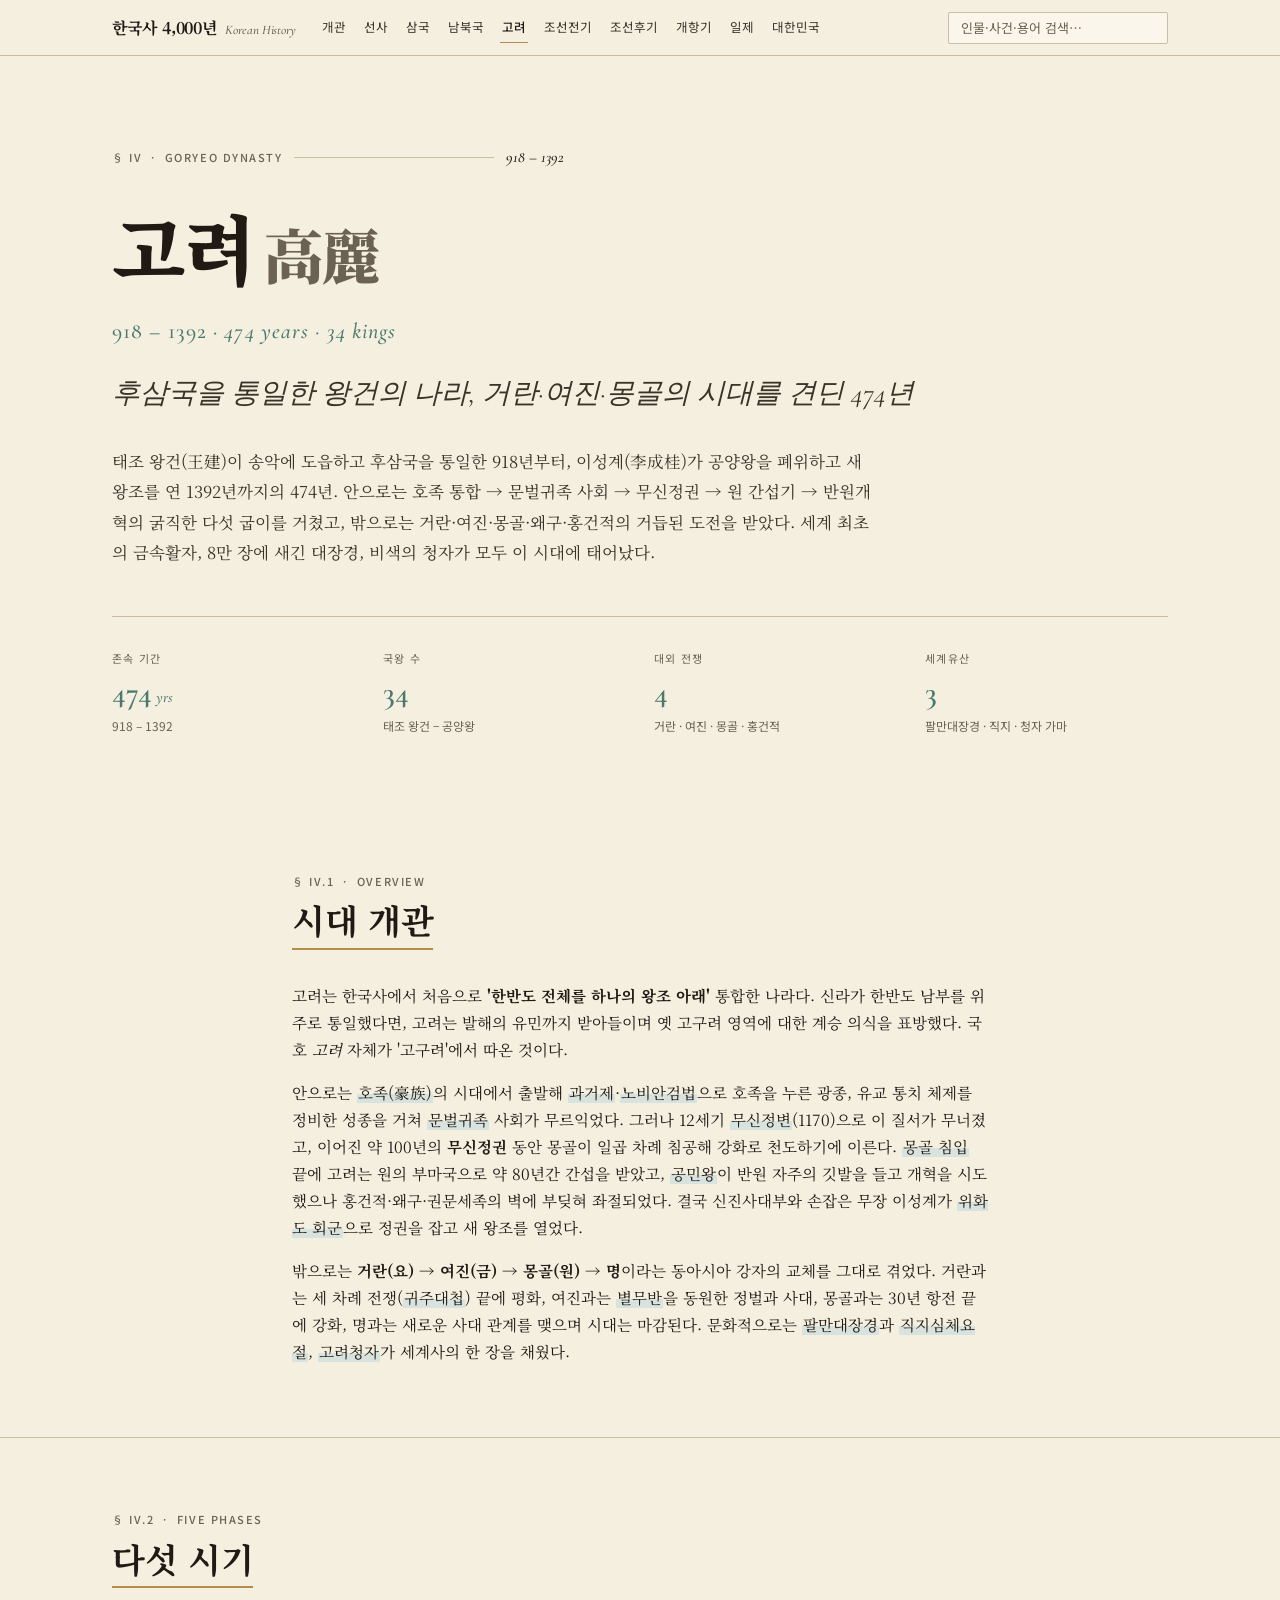
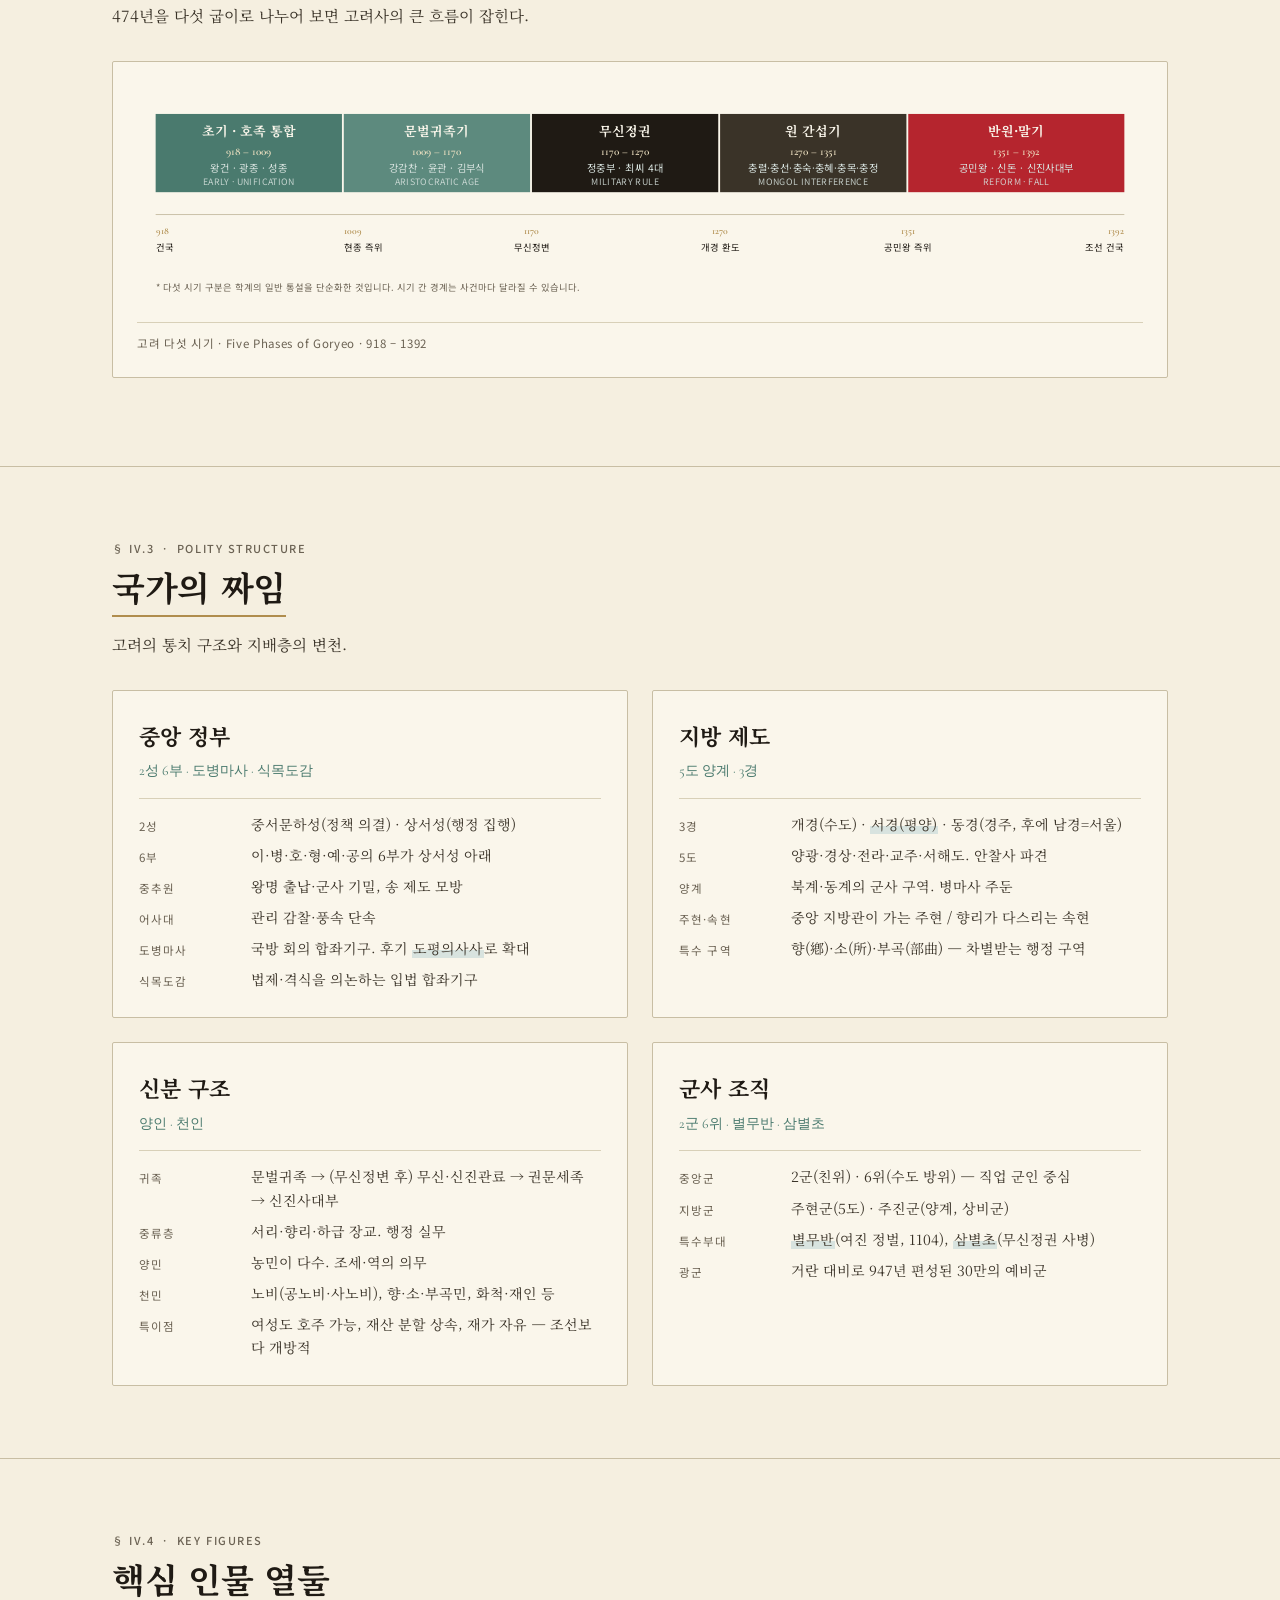
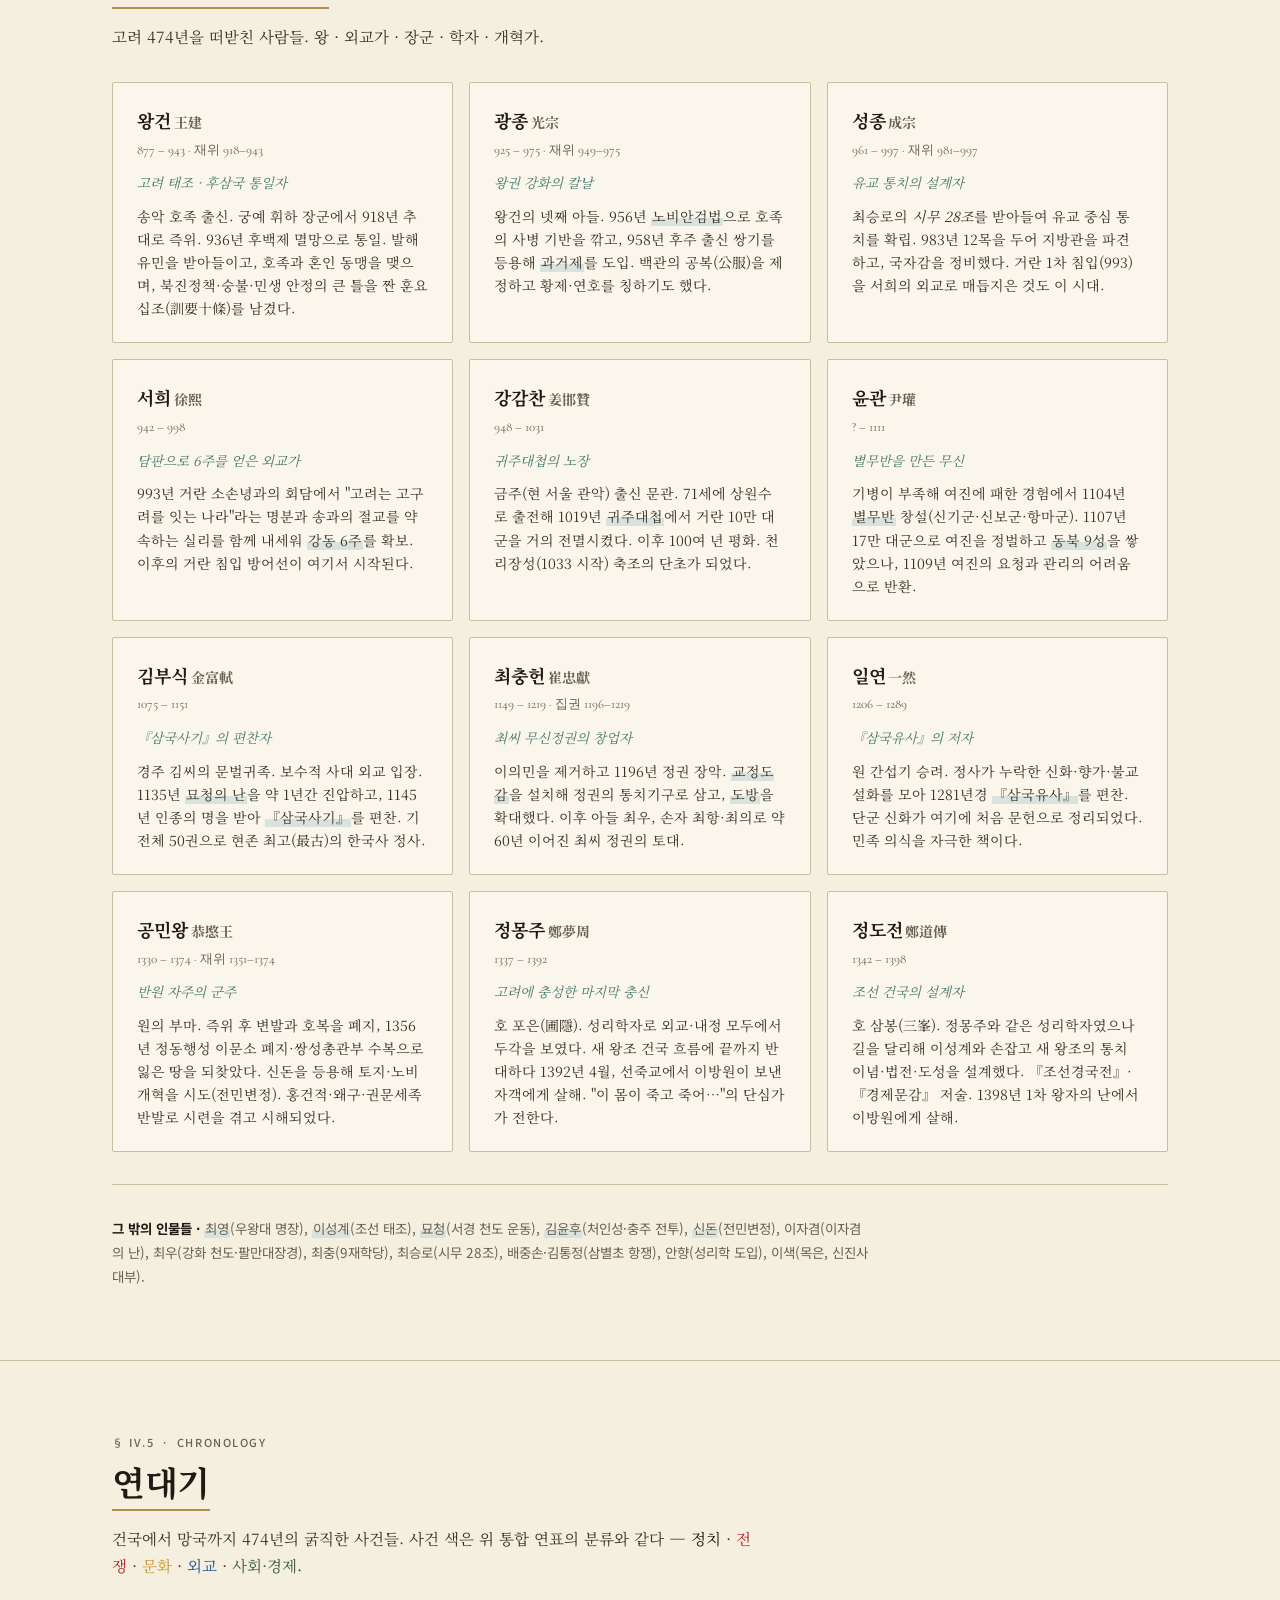
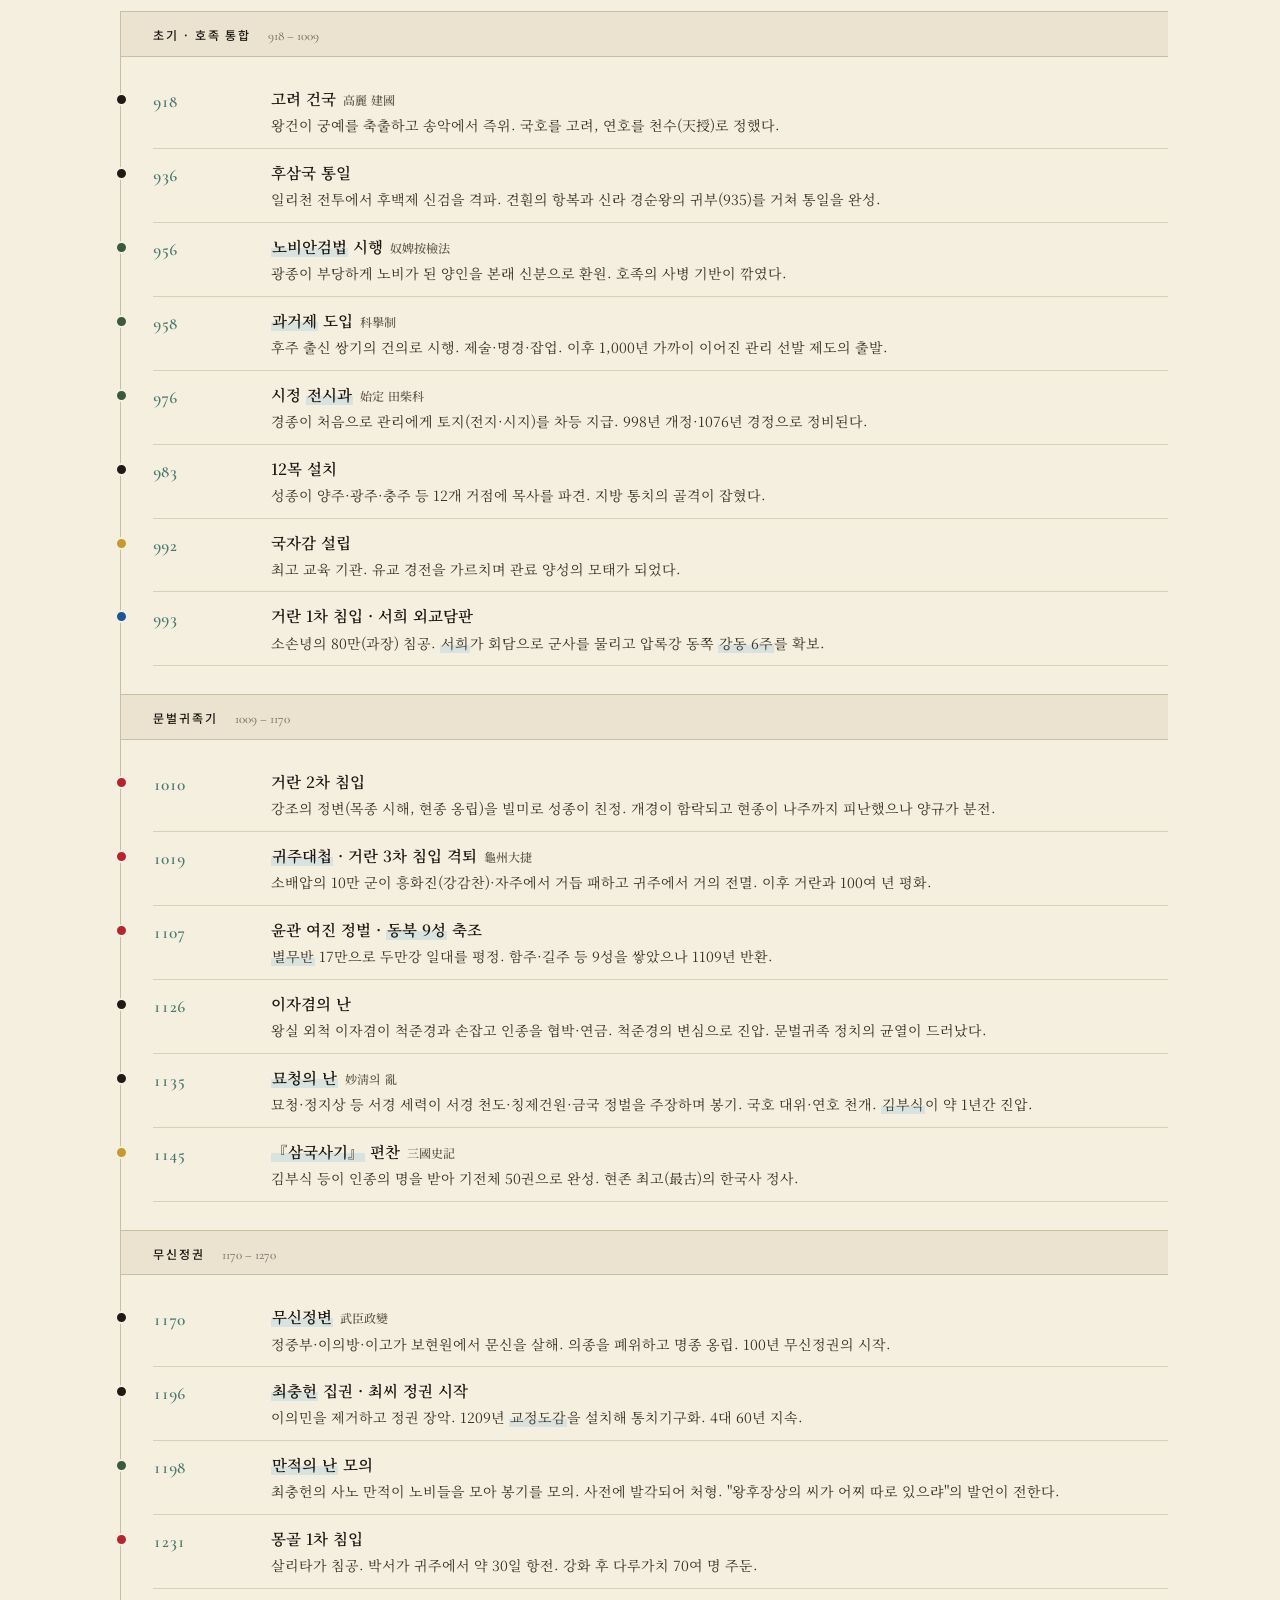
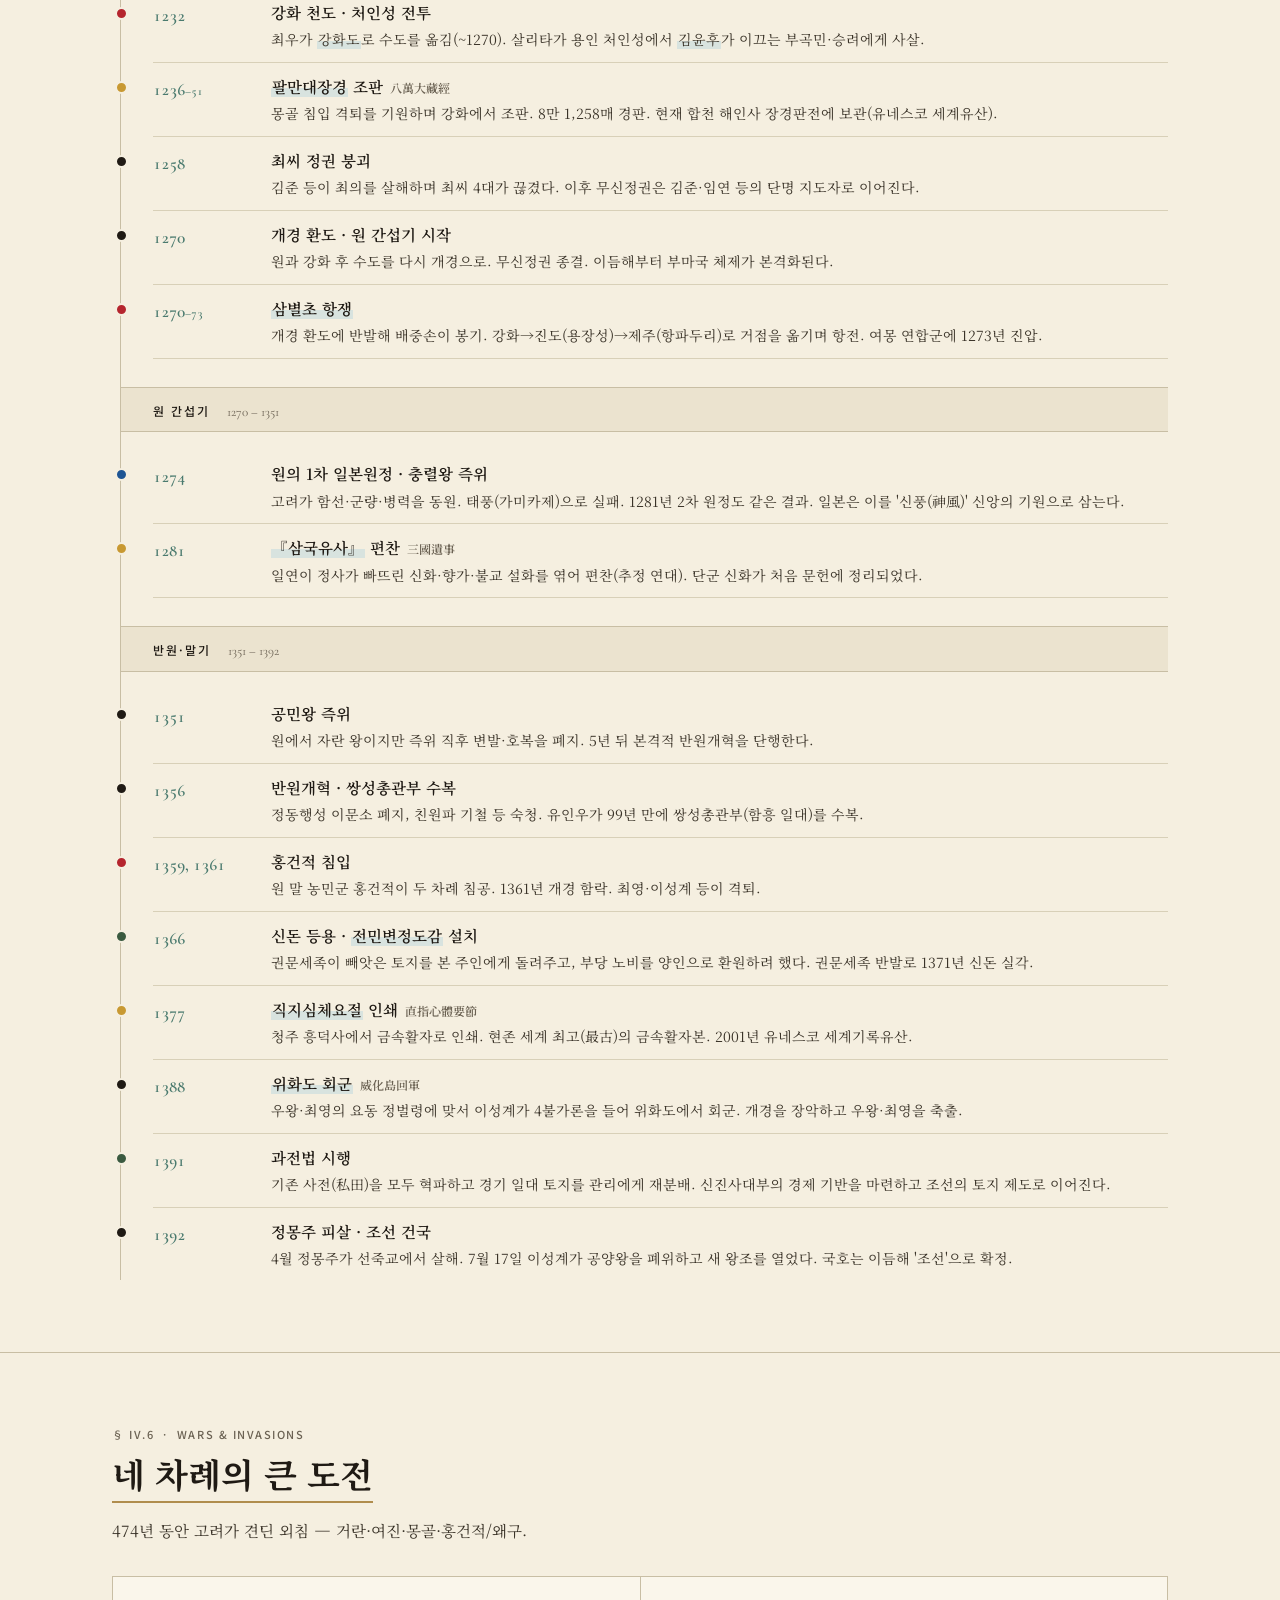
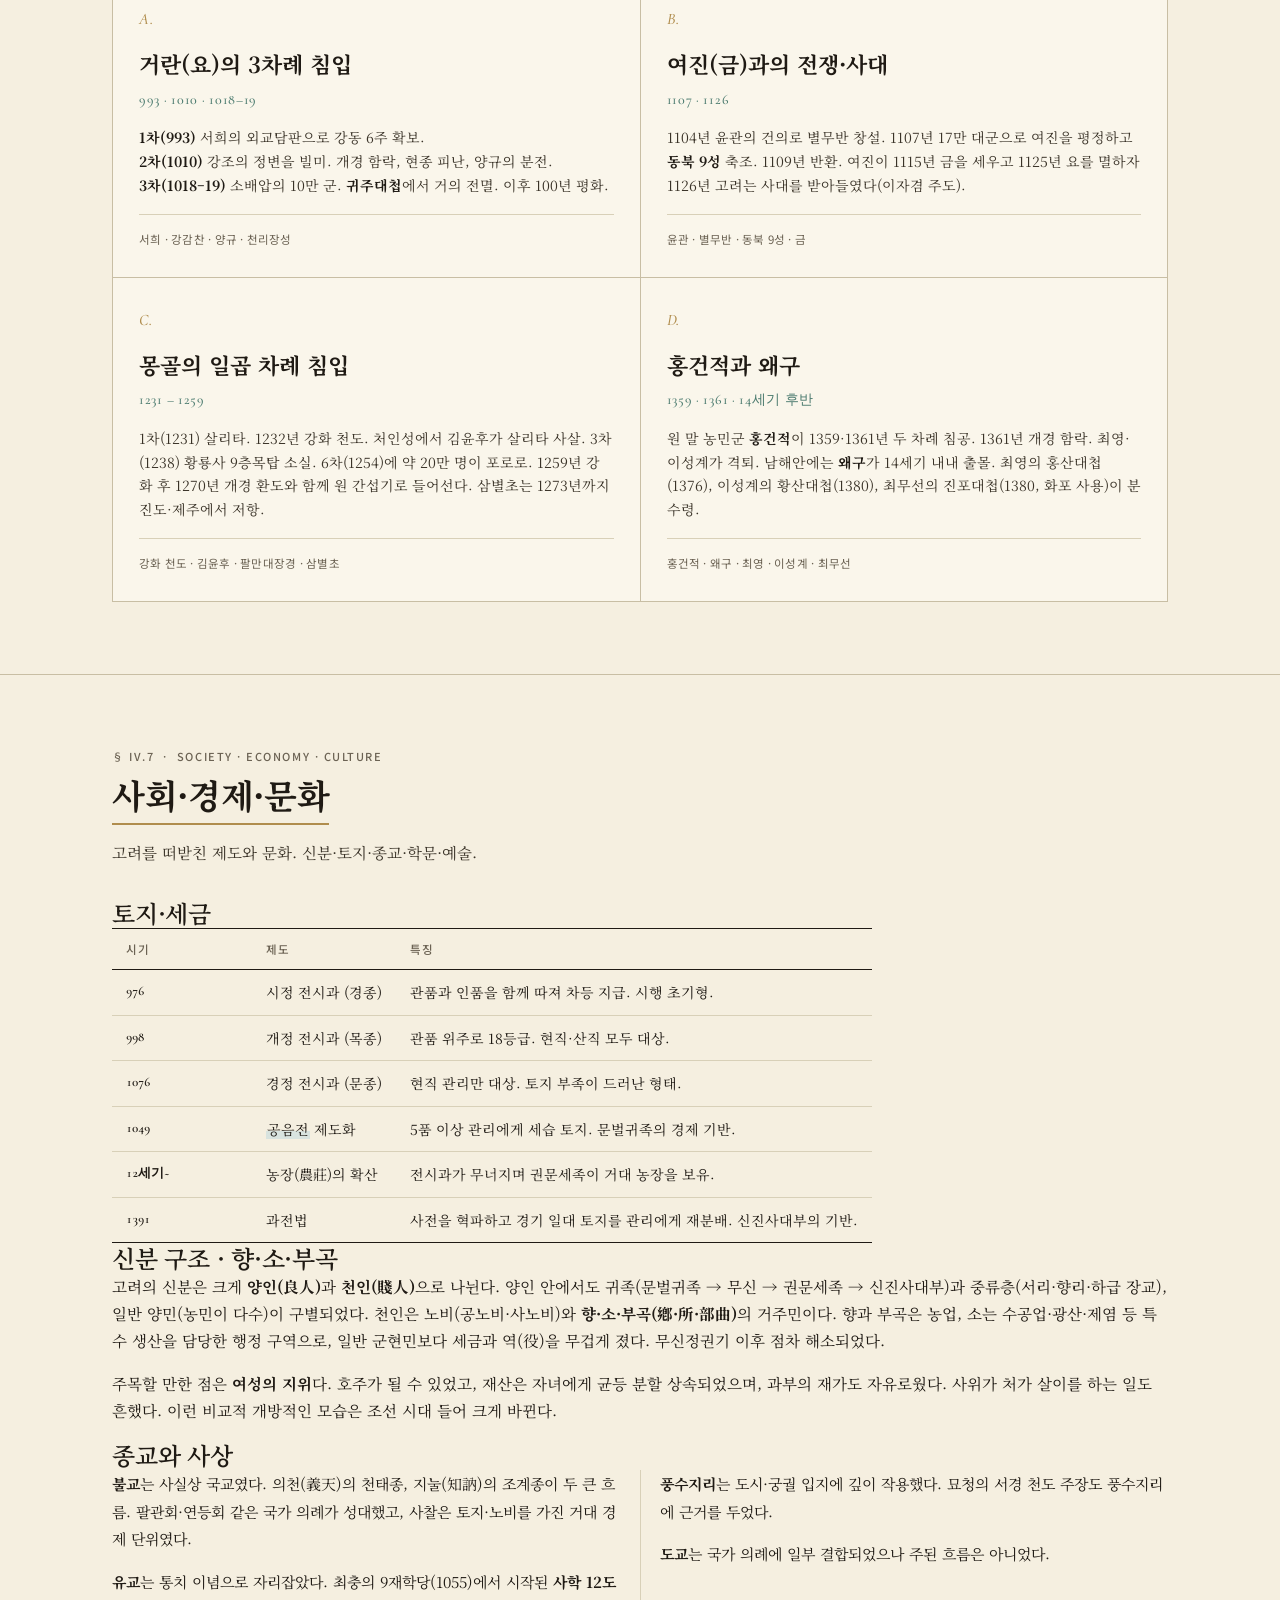
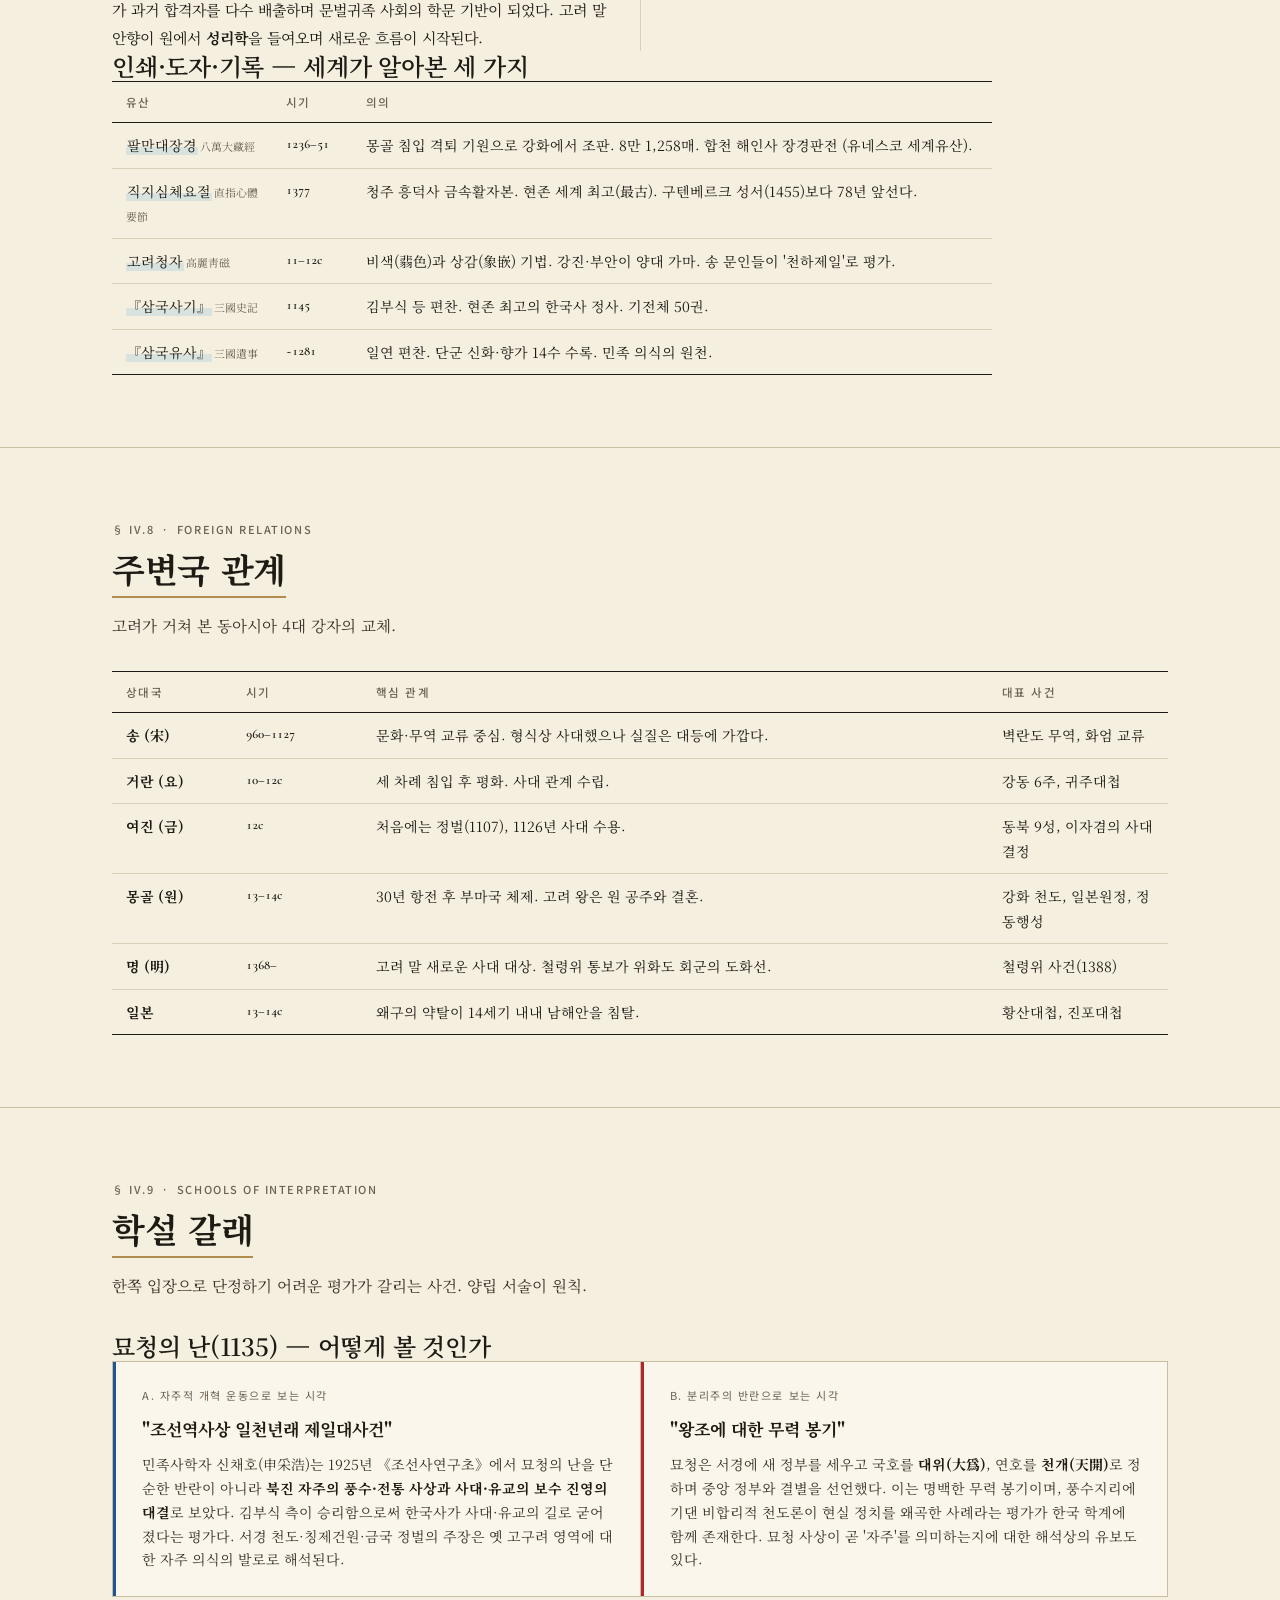
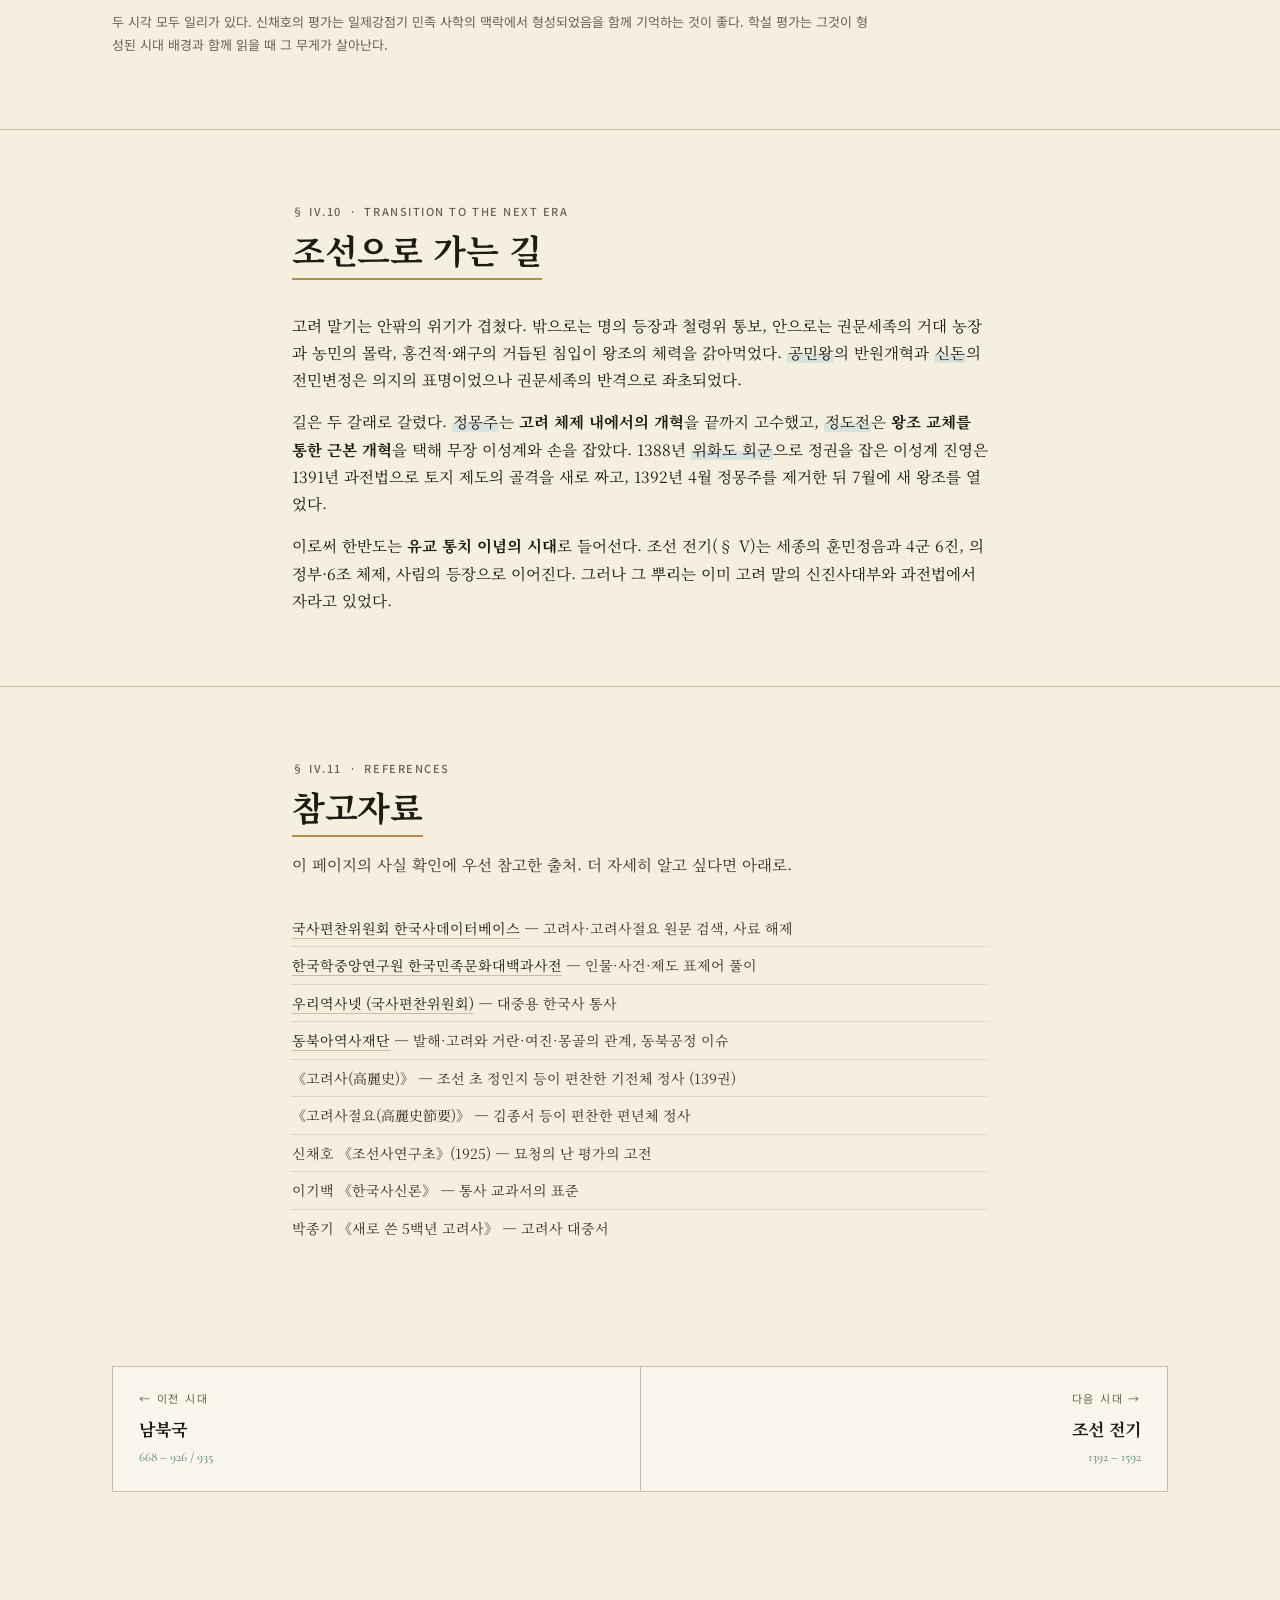
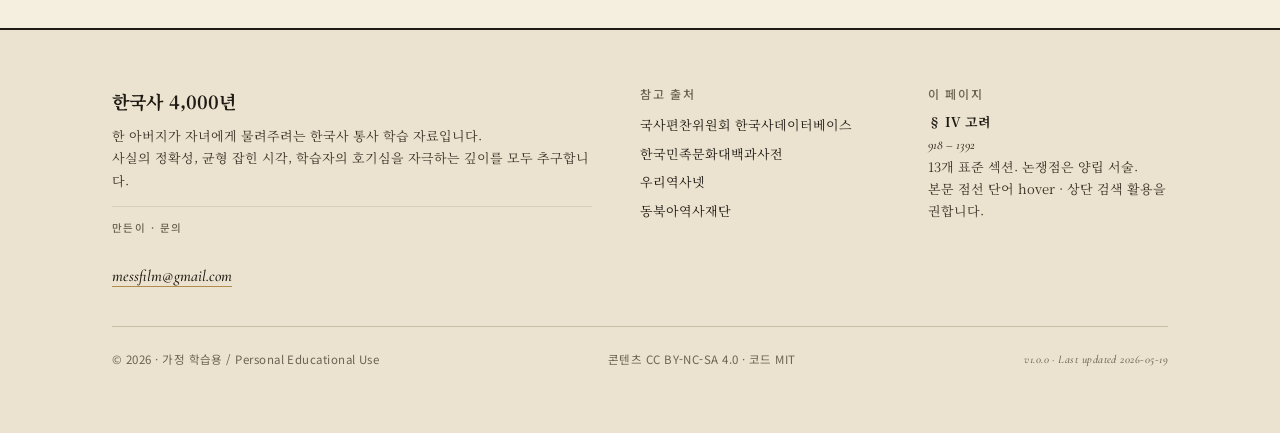
<file: eras/04-goryeo.html>
<!doctype html>
<html lang="ko" data-era="goryeo">
<head>
<meta charset="utf-8">
<title>§ IV 고려 (918–1392) — 한국사 4,000년</title>
<meta name="viewport" content="width=device-width, initial-scale=1">
<meta name="description" content="고려(918~1392) 474년의 통사. 후삼국 통일에서 위화도 회군까지. 거란·여진·몽골과의 격동, 문벌귀족·무신정권·반원개혁의 흐름.">
<link rel="stylesheet" href="../assets/styles.css">
</head>
<body>

<nav class="site-nav">
  <div class="site-nav__inner">
    <a class="site-nav__brand" href="../index.html">
      한국사 4,000년<span class="latin">Korean History</span>
    </a>
    <div class="site-nav__links">
      <a href="../index.html">개관</a>
      <a href="01-prehistoric.html">선사</a>
      <a href="02-three-kingdoms.html">삼국</a>
      <a href="03-north-south.html">남북국</a>
      <a href="04-goryeo.html" class="is-current">고려</a>
      <a href="05-joseon-early.html">조선전기</a>
      <a href="06-joseon-late.html">조선후기</a>
      <a href="07-modern-opening.html">개항기</a>
      <a href="08-japanese-colonial.html">일제</a>
      <a href="09-republic.html">대한민국</a>
    </div>
    <div class="search" data-search>
      <input class="search__input" type="search" placeholder="인물·사건·용어 검색…" aria-label="사이트 검색">
      <div class="search__results" role="listbox"></div>
    </div>
  </div>
</nav>

<!-- ============================================================ HERO -->
<header class="hero">
  <div class="container">
    <div class="hero__meta">
      <span class="meta">§ IV &nbsp;·&nbsp; Goryeo Dynasty</span>
      <span class="hero__meta-line"></span>
      <span class="latin">918 – 1392</span>
    </div>
    <h1>고려<span class="hanja">高麗</span></h1>
    <p class="hero__period">918 – 1392 · <span class="latin">474 years · 34 kings</span></p>
    <p class="hero__sub">후삼국을 통일한 왕건의 나라, 거란·여진·몽골의 시대를 견딘 474년</p>
    <p class="hero__lead">
      태조 왕건(王建)이 송악에 도읍하고 후삼국을 통일한 918년부터,
      이성계(李成桂)가 공양왕을 폐위하고 새 왕조를 연 1392년까지의 474년.
      안으로는 호족 통합 → 문벌귀족 사회 → 무신정권 → 원 간섭기 → 반원개혁의
      굵직한 다섯 굽이를 거쳤고, 밖으로는 거란·여진·몽골·왜구·홍건적의 거듭된 도전을 받았다.
      세계 최초의 금속활자, 8만 장에 새긴 대장경, 비색의 청자가 모두 이 시대에 태어났다.
    </p>

    <div class="hero-stats">
      <div class="hero-stat">
        <div class="hero-stat__label">존속 기간</div>
        <div class="hero-stat__value">474<span class="latin" style="font-size:0.5em;margin-left:4px;">yrs</span></div>
        <div class="hero-stat__sub">918 – 1392</div>
      </div>
      <div class="hero-stat">
        <div class="hero-stat__label">국왕 수</div>
        <div class="hero-stat__value">34</div>
        <div class="hero-stat__sub">태조 왕건 – 공양왕</div>
      </div>
      <div class="hero-stat">
        <div class="hero-stat__label">대외 전쟁</div>
        <div class="hero-stat__value">4</div>
        <div class="hero-stat__sub">거란 · 여진 · 몽골 · 홍건적</div>
      </div>
      <div class="hero-stat">
        <div class="hero-stat__label">세계유산</div>
        <div class="hero-stat__value">3</div>
        <div class="hero-stat__sub">팔만대장경 · 직지 · 청자 가마</div>
      </div>
    </div>
  </div>
</header>

<!-- ============================================================ OVERVIEW -->
<section id="overview">
  <div class="container container--narrow">
    <header>
      <span class="meta">§ IV.1 &nbsp;·&nbsp; Overview</span>
      <h2>시대 개관</h2>
    </header>
    <p>
      고려는 한국사에서 처음으로 <strong>'한반도 전체를 하나의 왕조 아래'</strong> 통합한 나라다.
      신라가 한반도 남부를 위주로 통일했다면, 고려는 발해의 유민까지 받아들이며 옛 고구려 영역에 대한 계승 의식을 표방했다.
      국호 <em>고려</em> 자체가 '고구려'에서 따온 것이다.
    </p>
    <p>
      안으로는 <span class="term" data-term="호족">호족(豪族)</span>의 시대에서 출발해
      <span class="term" data-term="과거제">과거제</span>·<span class="term" data-term="노비안검법">노비안검법</span>으로 호족을 누른 광종,
      유교 통치 체제를 정비한 성종을 거쳐 <span class="term" data-term="문벌귀족">문벌귀족</span> 사회가 무르익었다.
      그러나 12세기 <span class="term" data-term="무신정변">무신정변</span>(1170)으로 이 질서가 무너졌고,
      이어진 약 100년의 <strong>무신정권</strong> 동안 몽골이 일곱 차례 침공해 강화로 천도하기에 이른다.
      <span class="term" data-term="몽골침입">몽골 침입</span> 끝에 고려는 원의 부마국으로 약 80년간 간섭을 받았고,
      <span class="term" data-term="공민왕">공민왕</span>이 반원 자주의 깃발을 들고 개혁을 시도했으나
      홍건적·왜구·권문세족의 벽에 부딪혀 좌절되었다.
      결국 신진사대부와 손잡은 무장 이성계가 <span class="term" data-term="위화도회군">위화도 회군</span>으로 정권을 잡고 새 왕조를 열었다.
    </p>
    <p>
      밖으로는 <strong>거란(요) → 여진(금) → 몽골(원) → 명</strong>이라는 동아시아 강자의 교체를 그대로 겪었다.
      거란과는 세 차례 전쟁(<span class="term" data-term="귀주대첩">귀주대첩</span>) 끝에 평화, 여진과는 <span class="term" data-term="별무반">별무반</span>을 동원한 정벌과 사대,
      몽골과는 30년 항전 끝에 강화, 명과는 새로운 사대 관계를 맺으며 시대는 마감된다.
      문화적으로는 <span class="term" data-term="팔만대장경">팔만대장경</span>과 <span class="term" data-term="직지심체요절">직지심체요절</span>,
      <span class="term" data-term="고려청자">고려청자</span>가 세계사의 한 장을 채웠다.
    </p>
  </div>
</section>

<!-- ============================================================ PHASES -->
<section id="phases">
  <div class="container">
    <header>
      <span class="meta">§ IV.2 &nbsp;·&nbsp; Five Phases</span>
      <h2>다섯 시기</h2>
      <p class="lead">474년을 다섯 굽이로 나누어 보면 고려사의 큰 흐름이 잡힌다.</p>
    </header>

    <div class="svg-figure">
      <svg viewBox="0 0 1080 240" xmlns="http://www.w3.org/2000/svg" role="img" aria-label="고려 5시기 도식">
        <defs>
          <style>
            .ph    { font-family: 'Noto Serif KR', serif; font-weight: 700; font-size: 14px; }
            .ph:not([fill])    { fill: #faf6eb; }
            .phY   { font-family: 'Cormorant Garamond', serif; font-weight: 600; font-size: 12px; }
            .phY:not([fill])   { fill: #ede0c1; }
            .phK   { font-family: 'Noto Sans KR', sans-serif; font-size: 11px; letter-spacing: 0.04em; }
            .phK:not([fill])   { fill: #d8e3df; }
            .axL   { stroke: #c8bea4; stroke-width: 1; }
            .evt   { font-family: 'Noto Sans KR'; font-size: 10px; }
            .evt:not([fill])   { fill: #1f1a14; }
            .evtY  { font-family: 'Cormorant Garamond'; font-weight: 600; font-size: 10.5px; }
            .evtY:not([fill])  { fill: #b08d4d; }
          </style>
        </defs>

        <!-- 5 phase bands -->
        <g transform="translate(20, 30)">
          <rect x="0"   y="0" width="200" height="84" fill="#4a7a6e"/>
          <text x="100" y="24" class="ph" text-anchor="middle">초기 · 호족 통합</text>
          <text x="100" y="44" class="phY" text-anchor="middle">918 – 1009</text>
          <text x="100" y="62" class="phK" text-anchor="middle">왕건 · 광종 · 성종</text>
          <text x="100" y="76" class="phK" text-anchor="middle" style="font-size:9.5px; opacity:0.85;">EARLY · UNIFICATION</text>

          <rect x="202" y="0" width="200" height="84" fill="#5d8a7e"/>
          <text x="302" y="24" class="ph" text-anchor="middle">문벌귀족기</text>
          <text x="302" y="44" class="phY" text-anchor="middle">1009 – 1170</text>
          <text x="302" y="62" class="phK" text-anchor="middle">강감찬 · 윤관 · 김부식</text>
          <text x="302" y="76" class="phK" text-anchor="middle" style="font-size:9.5px; opacity:0.85;">ARISTOCRATIC AGE</text>

          <rect x="404" y="0" width="200" height="84" fill="#1f1a14"/>
          <text x="504" y="24" class="ph" text-anchor="middle">무신정권</text>
          <text x="504" y="44" class="phY" text-anchor="middle">1170 – 1270</text>
          <text x="504" y="62" class="phK" text-anchor="middle">정중부 · 최씨 4대</text>
          <text x="504" y="76" class="phK" text-anchor="middle" style="font-size:9.5px; opacity:0.85;">MILITARY RULE</text>

          <rect x="606" y="0" width="200" height="84" fill="#3a3328"/>
          <text x="706" y="24" class="ph" text-anchor="middle">원 간섭기</text>
          <text x="706" y="44" class="phY" text-anchor="middle">1270 – 1351</text>
          <text x="706" y="62" class="phK" text-anchor="middle">충렬·충선·충숙·충혜·충목·충정</text>
          <text x="706" y="76" class="phK" text-anchor="middle" style="font-size:9.5px; opacity:0.85;">MONGOL INTERFERENCE</text>

          <rect x="808" y="0" width="232" height="84" fill="#b5252e"/>
          <text x="924" y="24" class="ph" text-anchor="middle">반원·말기</text>
          <text x="924" y="44" class="phY" text-anchor="middle">1351 – 1392</text>
          <text x="924" y="62" class="phK" text-anchor="middle">공민왕 · 신돈 · 신진사대부</text>
          <text x="924" y="76" class="phK" text-anchor="middle" style="font-size:9.5px; opacity:0.85;">REFORM · FALL</text>
        </g>

        <!-- Axis -->
        <line x1="20" y1="138" x2="1060" y2="138" class="axL"/>
        <g transform="translate(20, 145)">
          <text x="0"   y="14" class="evtY">918</text>
          <text x="202" y="14" class="evtY">1009</text>
          <text x="404" y="14" class="evtY" text-anchor="middle">1170</text>
          <text x="606" y="14" class="evtY" text-anchor="middle">1270</text>
          <text x="808" y="14" class="evtY" text-anchor="middle">1351</text>
          <text x="1040" y="14" class="evtY" text-anchor="end">1392</text>

          <text x="0"   y="32" class="evt">건국</text>
          <text x="202" y="32" class="evt">현종 즉위</text>
          <text x="404" y="32" class="evt" text-anchor="middle">무신정변</text>
          <text x="606" y="32" class="evt" text-anchor="middle">개경 환도</text>
          <text x="808" y="32" class="evt" text-anchor="middle">공민왕 즉위</text>
          <text x="1040" y="32" class="evt" text-anchor="end">조선 건국</text>
        </g>

        <text x="20" y="220" class="evt" style="fill:#6b6253;">* 다섯 시기 구분은 학계의 일반 통설을 단순화한 것입니다. 시기 간 경계는 사건마다 달라질 수 있습니다.</text>
      </svg>
      <div class="svg-figure__caption">고려 다섯 시기 · Five Phases of Goryeo · 918 – 1392</div>
    </div>
  </div>
</section>

<!-- ============================================================ POLITY -->
<section id="polity">
  <div class="container">
    <header>
      <span class="meta">§ IV.3 &nbsp;·&nbsp; Polity Structure</span>
      <h2>국가의 짜임</h2>
      <p class="lead">고려의 통치 구조와 지배층의 변천.</p>
    </header>

    <div class="dynasty-grid">
      <div class="dynasty-card">
        <div class="dynasty-card__header">
          <div class="dynasty-card__name">중앙 정부</div>
          <div class="dynasty-card__period">2성 6부 · 도병마사 · 식목도감</div>
        </div>
        <dl>
          <dt>2성</dt><dd>중서문하성(정책 의결) · 상서성(행정 집행)</dd>
          <dt>6부</dt><dd>이·병·호·형·예·공의 6부가 상서성 아래</dd>
          <dt>중추원</dt><dd>왕명 출납·군사 기밀, 송 제도 모방</dd>
          <dt>어사대</dt><dd>관리 감찰·풍속 단속</dd>
          <dt>도병마사</dt><dd>국방 회의 합좌기구. 후기 <span class="term" data-term="도평의사사">도평의사사</span>로 확대</dd>
          <dt>식목도감</dt><dd>법제·격식을 의논하는 입법 합좌기구</dd>
        </dl>
      </div>

      <div class="dynasty-card">
        <div class="dynasty-card__header">
          <div class="dynasty-card__name">지방 제도</div>
          <div class="dynasty-card__period">5도 양계 · 3경</div>
        </div>
        <dl>
          <dt>3경</dt><dd>개경(수도) · <span class="term" data-term="서경">서경(평양)</span> · 동경(경주, 후에 남경=서울)</dd>
          <dt>5도</dt><dd>양광·경상·전라·교주·서해도. 안찰사 파견</dd>
          <dt>양계</dt><dd>북계·동계의 군사 구역. 병마사 주둔</dd>
          <dt>주현·속현</dt><dd>중앙 지방관이 가는 주현 / 향리가 다스리는 속현</dd>
          <dt>특수 구역</dt><dd>향(鄕)·소(所)·부곡(部曲) — 차별받는 행정 구역</dd>
        </dl>
      </div>

      <div class="dynasty-card">
        <div class="dynasty-card__header">
          <div class="dynasty-card__name">신분 구조</div>
          <div class="dynasty-card__period">양인 · 천인</div>
        </div>
        <dl>
          <dt>귀족</dt><dd>문벌귀족 → (무신정변 후) 무신·신진관료 → 권문세족 → 신진사대부</dd>
          <dt>중류층</dt><dd>서리·향리·하급 장교. 행정 실무</dd>
          <dt>양민</dt><dd>농민이 다수. 조세·역의 의무</dd>
          <dt>천민</dt><dd>노비(공노비·사노비), 향·소·부곡민, 화척·재인 등</dd>
          <dt>특이점</dt><dd>여성도 호주 가능, 재산 분할 상속, 재가 자유 — 조선보다 개방적</dd>
        </dl>
      </div>

      <div class="dynasty-card">
        <div class="dynasty-card__header">
          <div class="dynasty-card__name">군사 조직</div>
          <div class="dynasty-card__period">2군 6위 · 별무반 · 삼별초</div>
        </div>
        <dl>
          <dt>중앙군</dt><dd>2군(친위) · 6위(수도 방위) — 직업 군인 중심</dd>
          <dt>지방군</dt><dd>주현군(5도) · 주진군(양계, 상비군)</dd>
          <dt>특수부대</dt><dd><span class="term" data-term="별무반">별무반</span>(여진 정벌, 1104), <span class="term" data-term="삼별초">삼별초</span>(무신정권 사병)</dd>
          <dt>광군</dt><dd>거란 대비로 947년 편성된 30만의 예비군</dd>
        </dl>
      </div>
    </div>
  </div>
</section>

<!-- ============================================================ PEOPLE -->
<section id="people">
  <div class="container">
    <header>
      <span class="meta">§ IV.4 &nbsp;·&nbsp; Key Figures</span>
      <h2>핵심 인물 열둘</h2>
      <p class="lead">고려 474년을 떠받친 사람들. 왕 · 외교가 · 장군 · 학자 · 개혁가.</p>
    </header>

    <div class="fig-grid">
      <div class="fig-card" id="왕건">
        <div class="fig-card__name">왕건<span class="hanja">王建</span></div>
        <div class="fig-card__years">877 – 943 · 재위 918–943</div>
        <div class="fig-card__epithet">고려 태조 · 후삼국 통일자</div>
        <div class="fig-card__body">송악 호족 출신. 궁예 휘하 장군에서 918년 추대로 즉위. 936년 후백제 멸망으로 통일. 발해 유민을 받아들이고, 호족과 혼인 동맹을 맺으며, 북진정책·숭불·민생 안정의 큰 틀을 짠 훈요십조(訓要十條)를 남겼다.</div>
      </div>

      <div class="fig-card" id="광종">
        <div class="fig-card__name">광종<span class="hanja">光宗</span></div>
        <div class="fig-card__years">925 – 975 · 재위 949–975</div>
        <div class="fig-card__epithet">왕권 강화의 칼날</div>
        <div class="fig-card__body">왕건의 넷째 아들. 956년 <span class="term" data-term="노비안검법">노비안검법</span>으로 호족의 사병 기반을 깎고, 958년 후주 출신 쌍기를 등용해 <span class="term" data-term="과거제">과거제</span>를 도입. 백관의 공복(公服)을 제정하고 황제·연호를 칭하기도 했다.</div>
      </div>

      <div class="fig-card" id="성종">
        <div class="fig-card__name">성종<span class="hanja">成宗</span></div>
        <div class="fig-card__years">961 – 997 · 재위 981–997</div>
        <div class="fig-card__epithet">유교 통치의 설계자</div>
        <div class="fig-card__body">최승로의 <em>시무 28조</em>를 받아들여 유교 중심 통치를 확립. 983년 12목을 두어 지방관을 파견하고, 국자감을 정비했다. 거란 1차 침입(993)을 서희의 외교로 매듭지은 것도 이 시대.</div>
      </div>

      <div class="fig-card" id="서희">
        <div class="fig-card__name">서희<span class="hanja">徐熙</span></div>
        <div class="fig-card__years">942 – 998</div>
        <div class="fig-card__epithet">담판으로 6주를 얻은 외교가</div>
        <div class="fig-card__body">993년 거란 소손녕과의 회담에서 "고려는 고구려를 잇는 나라"라는 명분과 송과의 절교를 약속하는 실리를 함께 내세워 <span class="term" data-term="강동6주">강동 6주</span>를 확보. 이후의 거란 침입 방어선이 여기서 시작된다.</div>
      </div>

      <div class="fig-card" id="강감찬">
        <div class="fig-card__name">강감찬<span class="hanja">姜邯贊</span></div>
        <div class="fig-card__years">948 – 1031</div>
        <div class="fig-card__epithet">귀주대첩의 노장</div>
        <div class="fig-card__body">금주(현 서울 관악) 출신 문관. 71세에 상원수로 출전해 1019년 <span class="term" data-term="귀주대첩">귀주대첩</span>에서 거란 10만 대군을 거의 전멸시켰다. 이후 100여 년 평화. 천리장성(1033 시작) 축조의 단초가 되었다.</div>
      </div>

      <div class="fig-card" id="윤관">
        <div class="fig-card__name">윤관<span class="hanja">尹瓘</span></div>
        <div class="fig-card__years">? – 1111</div>
        <div class="fig-card__epithet">별무반을 만든 무신</div>
        <div class="fig-card__body">기병이 부족해 여진에 패한 경험에서 1104년 <span class="term" data-term="별무반">별무반</span> 창설(신기군·신보군·항마군). 1107년 17만 대군으로 여진을 정벌하고 <span class="term" data-term="동북9성">동북 9성</span>을 쌓았으나, 1109년 여진의 요청과 관리의 어려움으로 반환.</div>
      </div>

      <div class="fig-card" id="김부식">
        <div class="fig-card__name">김부식<span class="hanja">金富軾</span></div>
        <div class="fig-card__years">1075 – 1151</div>
        <div class="fig-card__epithet">『삼국사기』의 편찬자</div>
        <div class="fig-card__body">경주 김씨의 문벌귀족. 보수적 사대 외교 입장. 1135년 <span class="term" data-term="묘청의난">묘청의 난</span>을 약 1년간 진압하고, 1145년 인종의 명을 받아 <span class="term" data-term="삼국사기">『삼국사기』</span>를 편찬. 기전체 50권으로 현존 최고(最古)의 한국사 정사.</div>
      </div>

      <div class="fig-card" id="최충헌">
        <div class="fig-card__name">최충헌<span class="hanja">崔忠獻</span></div>
        <div class="fig-card__years">1149 – 1219 · 집권 1196–1219</div>
        <div class="fig-card__epithet">최씨 무신정권의 창업자</div>
        <div class="fig-card__body">이의민을 제거하고 1196년 정권 장악. <span class="term" data-term="교정도감">교정도감</span>을 설치해 정권의 통치기구로 삼고, <span class="term" data-term="도방">도방</span>을 확대했다. 이후 아들 최우, 손자 최항·최의로 약 60년 이어진 최씨 정권의 토대.</div>
      </div>

      <div class="fig-card" id="일연">
        <div class="fig-card__name">일연<span class="hanja">一然</span></div>
        <div class="fig-card__years">1206 – 1289</div>
        <div class="fig-card__epithet">『삼국유사』의 저자</div>
        <div class="fig-card__body">원 간섭기 승려. 정사가 누락한 신화·향가·불교 설화를 모아 1281년경 <span class="term" data-term="삼국유사">『삼국유사』</span>를 편찬. 단군 신화가 여기에 처음 문헌으로 정리되었다. 민족 의식을 자극한 책이다.</div>
      </div>

      <div class="fig-card" id="공민왕">
        <div class="fig-card__name">공민왕<span class="hanja">恭愍王</span></div>
        <div class="fig-card__years">1330 – 1374 · 재위 1351–1374</div>
        <div class="fig-card__epithet">반원 자주의 군주</div>
        <div class="fig-card__body">원의 부마. 즉위 후 변발과 호복을 폐지, 1356년 정동행성 이문소 폐지·쌍성총관부 수복으로 잃은 땅을 되찾았다. 신돈을 등용해 토지·노비 개혁을 시도(전민변정). 홍건적·왜구·권문세족 반발로 시련을 겪고 시해되었다.</div>
      </div>

      <div class="fig-card" id="정몽주">
        <div class="fig-card__name">정몽주<span class="hanja">鄭夢周</span></div>
        <div class="fig-card__years">1337 – 1392</div>
        <div class="fig-card__epithet">고려에 충성한 마지막 충신</div>
        <div class="fig-card__body">호 포은(圃隱). 성리학자로 외교·내정 모두에서 두각을 보였다. 새 왕조 건국 흐름에 끝까지 반대하다 1392년 4월, 선죽교에서 이방원이 보낸 자객에게 살해. "이 몸이 죽고 죽어…"의 단심가가 전한다.</div>
      </div>

      <div class="fig-card" id="정도전">
        <div class="fig-card__name">정도전<span class="hanja">鄭道傳</span></div>
        <div class="fig-card__years">1342 – 1398</div>
        <div class="fig-card__epithet">조선 건국의 설계자</div>
        <div class="fig-card__body">호 삼봉(三峯). 정몽주와 같은 성리학자였으나 길을 달리해 이성계와 손잡고 새 왕조의 통치 이념·법전·도성을 설계했다. 『조선경국전』·『경제문감』 저술. 1398년 1차 왕자의 난에서 이방원에게 살해.</div>
      </div>
    </div>

    <hr>
    <p style="font-size:13.5px; color:var(--meok-mute); font-family:'Noto Sans KR'; max-width:760px;">
      <strong>그 밖의 인물들 · </strong>
      <span class="term" data-term="최영">최영</span>(우왕대 명장),
      <span class="term" data-term="이성계">이성계</span>(조선 태조),
      <span class="term" data-term="묘청">묘청</span>(서경 천도 운동),
      <span class="term" data-term="김윤후">김윤후</span>(처인성·충주 전투),
      <span class="term" data-term="신돈">신돈</span>(전민변정),
      이자겸(이자겸의 난),
      최우(강화 천도·팔만대장경),
      최충(9재학당),
      최승로(시무 28조),
      배중손·김통정(삼별초 항쟁),
      안향(성리학 도입),
      이색(목은, 신진사대부).
    </p>
  </div>
</section>

<!-- ============================================================ CHRONOLOGY -->
<section id="chronology">
  <div class="container">
    <header>
      <span class="meta">§ IV.5 &nbsp;·&nbsp; Chronology</span>
      <h2>연대기</h2>
      <p class="lead">건국에서 망국까지 474년의 굵직한 사건들. 사건 색은 위 통합 연표의 분류와 같다 — <span style="color:var(--meok);">정치</span> · <span style="color:var(--jeok);">전쟁</span> · <span style="color:var(--hwang);">문화</span> · <span style="color:var(--cheong);">외교</span> · <span style="color:var(--danchong-g);">사회·경제</span>.</p>
    </header>

    <div class="timeline">

      <div class="timeline__phase">
        <span class="timeline__phase-title">초기 · 호족 통합</span>
        <span class="timeline__phase-period">918 – 1009</span>
      </div>

      <div class="tl-event" data-cat="politics">
        <div class="tl-event__year">918</div>
        <div>
          <div class="tl-event__title">고려 건국 <span class="hanja">高麗 建國</span></div>
          <div class="tl-event__body">왕건이 궁예를 축출하고 송악에서 즉위. 국호를 고려, 연호를 천수(天授)로 정했다.</div>
        </div>
      </div>

      <div class="tl-event" data-cat="politics">
        <div class="tl-event__year">936</div>
        <div>
          <div class="tl-event__title">후삼국 통일</div>
          <div class="tl-event__body">일리천 전투에서 후백제 신검을 격파. 견훤의 항복과 신라 경순왕의 귀부(935)를 거쳐 통일을 완성.</div>
        </div>
      </div>

      <div class="tl-event" data-cat="society">
        <div class="tl-event__year">956</div>
        <div>
          <div class="tl-event__title"><span class="term" data-term="노비안검법">노비안검법</span> 시행 <span class="hanja">奴婢按檢法</span></div>
          <div class="tl-event__body">광종이 부당하게 노비가 된 양인을 본래 신분으로 환원. 호족의 사병 기반이 깎였다.</div>
        </div>
      </div>

      <div class="tl-event" data-cat="society">
        <div class="tl-event__year">958</div>
        <div>
          <div class="tl-event__title"><span class="term" data-term="과거제">과거제</span> 도입 <span class="hanja">科擧制</span></div>
          <div class="tl-event__body">후주 출신 쌍기의 건의로 시행. 제술·명경·잡업. 이후 1,000년 가까이 이어진 관리 선발 제도의 출발.</div>
        </div>
      </div>

      <div class="tl-event" data-cat="society">
        <div class="tl-event__year">976</div>
        <div>
          <div class="tl-event__title">시정 <span class="term" data-term="전시과">전시과</span> <span class="hanja">始定 田柴科</span></div>
          <div class="tl-event__body">경종이 처음으로 관리에게 토지(전지·시지)를 차등 지급. 998년 개정·1076년 경정으로 정비된다.</div>
        </div>
      </div>

      <div class="tl-event" data-cat="politics">
        <div class="tl-event__year">983</div>
        <div>
          <div class="tl-event__title">12목 설치</div>
          <div class="tl-event__body">성종이 양주·광주·충주 등 12개 거점에 목사를 파견. 지방 통치의 골격이 잡혔다.</div>
        </div>
      </div>

      <div class="tl-event" data-cat="culture">
        <div class="tl-event__year">992</div>
        <div>
          <div class="tl-event__title">국자감 설립</div>
          <div class="tl-event__body">최고 교육 기관. 유교 경전을 가르치며 관료 양성의 모태가 되었다.</div>
        </div>
      </div>

      <div class="tl-event" data-cat="foreign">
        <div class="tl-event__year">993</div>
        <div>
          <div class="tl-event__title">거란 1차 침입 · 서희 외교담판</div>
          <div class="tl-event__body">소손녕의 80만(과장) 침공. <span class="term" data-term="서희">서희</span>가 회담으로 군사를 물리고 압록강 동쪽 <span class="term" data-term="강동6주">강동 6주</span>를 확보.</div>
        </div>
      </div>

      <div class="timeline__phase">
        <span class="timeline__phase-title">문벌귀족기</span>
        <span class="timeline__phase-period">1009 – 1170</span>
      </div>

      <div class="tl-event" data-cat="war">
        <div class="tl-event__year">1010</div>
        <div>
          <div class="tl-event__title">거란 2차 침입</div>
          <div class="tl-event__body">강조의 정변(목종 시해, 현종 옹립)을 빌미로 성종이 친정. 개경이 함락되고 현종이 나주까지 피난했으나 양규가 분전.</div>
        </div>
      </div>

      <div class="tl-event" data-cat="war">
        <div class="tl-event__year">1019</div>
        <div>
          <div class="tl-event__title"><span class="term" data-term="귀주대첩">귀주대첩</span> · 거란 3차 침입 격퇴 <span class="hanja">龜州大捷</span></div>
          <div class="tl-event__body">소배압의 10만 군이 흥화진(강감찬)·자주에서 거듭 패하고 귀주에서 거의 전멸. 이후 거란과 100여 년 평화.</div>
        </div>
      </div>

      <div class="tl-event" data-cat="war">
        <div class="tl-event__year">1107</div>
        <div>
          <div class="tl-event__title">윤관 여진 정벌 · <span class="term" data-term="동북9성">동북 9성</span> 축조</div>
          <div class="tl-event__body"><span class="term" data-term="별무반">별무반</span> 17만으로 두만강 일대를 평정. 함주·길주 등 9성을 쌓았으나 1109년 반환.</div>
        </div>
      </div>

      <div class="tl-event" data-cat="politics">
        <div class="tl-event__year">1126</div>
        <div>
          <div class="tl-event__title">이자겸의 난</div>
          <div class="tl-event__body">왕실 외척 이자겸이 척준경과 손잡고 인종을 협박·연금. 척준경의 변심으로 진압. 문벌귀족 정치의 균열이 드러났다.</div>
        </div>
      </div>

      <div class="tl-event" data-cat="politics">
        <div class="tl-event__year">1135</div>
        <div>
          <div class="tl-event__title"><span class="term" data-term="묘청의난">묘청의 난</span> <span class="hanja">妙淸의 亂</span></div>
          <div class="tl-event__body">묘청·정지상 등 서경 세력이 서경 천도·칭제건원·금국 정벌을 주장하며 봉기. 국호 대위·연호 천개. <span class="term" data-term="김부식">김부식</span>이 약 1년간 진압.</div>
        </div>
      </div>

      <div class="tl-event" data-cat="culture">
        <div class="tl-event__year">1145</div>
        <div>
          <div class="tl-event__title"><span class="term" data-term="삼국사기">『삼국사기』</span> 편찬 <span class="hanja">三國史記</span></div>
          <div class="tl-event__body">김부식 등이 인종의 명을 받아 기전체 50권으로 완성. 현존 최고(最古)의 한국사 정사.</div>
        </div>
      </div>

      <div class="timeline__phase">
        <span class="timeline__phase-title">무신정권</span>
        <span class="timeline__phase-period">1170 – 1270</span>
      </div>

      <div class="tl-event" data-cat="politics">
        <div class="tl-event__year">1170</div>
        <div>
          <div class="tl-event__title"><span class="term" data-term="무신정변">무신정변</span> <span class="hanja">武臣政變</span></div>
          <div class="tl-event__body">정중부·이의방·이고가 보현원에서 문신을 살해. 의종을 폐위하고 명종 옹립. 100년 무신정권의 시작.</div>
        </div>
      </div>

      <div class="tl-event" data-cat="politics">
        <div class="tl-event__year">1196</div>
        <div>
          <div class="tl-event__title"><span class="term" data-term="최충헌">최충헌</span> 집권 · 최씨 정권 시작</div>
          <div class="tl-event__body">이의민을 제거하고 정권 장악. 1209년 <span class="term" data-term="교정도감">교정도감</span>을 설치해 통치기구화. 4대 60년 지속.</div>
        </div>
      </div>

      <div class="tl-event" data-cat="society">
        <div class="tl-event__year">1198</div>
        <div>
          <div class="tl-event__title"><span class="term" data-term="만적의난">만적의 난</span> 모의</div>
          <div class="tl-event__body">최충헌의 사노 만적이 노비들을 모아 봉기를 모의. 사전에 발각되어 처형. "왕후장상의 씨가 어찌 따로 있으랴"의 발언이 전한다.</div>
        </div>
      </div>

      <div class="tl-event" data-cat="war">
        <div class="tl-event__year">1231</div>
        <div>
          <div class="tl-event__title">몽골 1차 침입</div>
          <div class="tl-event__body">살리타가 침공. 박서가 귀주에서 약 30일 항전. 강화 후 다루가치 70여 명 주둔.</div>
        </div>
      </div>

      <div class="tl-event" data-cat="war">
        <div class="tl-event__year">1232</div>
        <div>
          <div class="tl-event__title">강화 천도 · 처인성 전투</div>
          <div class="tl-event__body">최우가 <span class="term" data-term="강화도">강화도</span>로 수도를 옮김(~1270). 살리타가 용인 처인성에서 <span class="term" data-term="김윤후">김윤후</span>가 이끄는 부곡민·승려에게 사살.</div>
        </div>
      </div>

      <div class="tl-event" data-cat="culture">
        <div class="tl-event__year">1236<span style="font-size:0.7em;">–51</span></div>
        <div>
          <div class="tl-event__title"><span class="term" data-term="팔만대장경">팔만대장경</span> 조판 <span class="hanja">八萬大藏經</span></div>
          <div class="tl-event__body">몽골 침입 격퇴를 기원하며 강화에서 조판. 8만 1,258매 경판. 현재 합천 해인사 장경판전에 보관(유네스코 세계유산).</div>
        </div>
      </div>

      <div class="tl-event" data-cat="politics">
        <div class="tl-event__year">1258</div>
        <div>
          <div class="tl-event__title">최씨 정권 붕괴</div>
          <div class="tl-event__body">김준 등이 최의를 살해하며 최씨 4대가 끊겼다. 이후 무신정권은 김준·임연 등의 단명 지도자로 이어진다.</div>
        </div>
      </div>

      <div class="tl-event" data-cat="politics">
        <div class="tl-event__year">1270</div>
        <div>
          <div class="tl-event__title">개경 환도 · 원 간섭기 시작</div>
          <div class="tl-event__body">원과 강화 후 수도를 다시 개경으로. 무신정권 종결. 이듬해부터 부마국 체제가 본격화된다.</div>
        </div>
      </div>

      <div class="tl-event" data-cat="war">
        <div class="tl-event__year">1270<span style="font-size:0.7em;">–73</span></div>
        <div>
          <div class="tl-event__title"><span class="term" data-term="삼별초항쟁">삼별초 항쟁</span></div>
          <div class="tl-event__body">개경 환도에 반발해 배중손이 봉기. 강화→진도(용장성)→제주(항파두리)로 거점을 옮기며 항전. 여몽 연합군에 1273년 진압.</div>
        </div>
      </div>

      <div class="timeline__phase">
        <span class="timeline__phase-title">원 간섭기</span>
        <span class="timeline__phase-period">1270 – 1351</span>
      </div>

      <div class="tl-event" data-cat="foreign">
        <div class="tl-event__year">1274</div>
        <div>
          <div class="tl-event__title">원의 1차 일본원정 · 충렬왕 즉위</div>
          <div class="tl-event__body">고려가 함선·군량·병력을 동원. 태풍(가미카제)으로 실패. 1281년 2차 원정도 같은 결과. 일본은 이를 '신풍(神風)' 신앙의 기원으로 삼는다.</div>
        </div>
      </div>

      <div class="tl-event" data-cat="culture">
        <div class="tl-event__year">1281</div>
        <div>
          <div class="tl-event__title"><span class="term" data-term="삼국유사">『삼국유사』</span> 편찬 <span class="hanja">三國遺事</span></div>
          <div class="tl-event__body">일연이 정사가 빠뜨린 신화·향가·불교 설화를 엮어 편찬(추정 연대). 단군 신화가 처음 문헌에 정리되었다.</div>
        </div>
      </div>

      <div class="timeline__phase">
        <span class="timeline__phase-title">반원·말기</span>
        <span class="timeline__phase-period">1351 – 1392</span>
      </div>

      <div class="tl-event" data-cat="politics">
        <div class="tl-event__year">1351</div>
        <div>
          <div class="tl-event__title">공민왕 즉위</div>
          <div class="tl-event__body">원에서 자란 왕이지만 즉위 직후 변발·호복을 폐지. 5년 뒤 본격적 반원개혁을 단행한다.</div>
        </div>
      </div>

      <div class="tl-event" data-cat="politics">
        <div class="tl-event__year">1356</div>
        <div>
          <div class="tl-event__title">반원개혁 · 쌍성총관부 수복</div>
          <div class="tl-event__body">정동행성 이문소 폐지, 친원파 기철 등 숙청. 유인우가 99년 만에 쌍성총관부(함흥 일대)를 수복.</div>
        </div>
      </div>

      <div class="tl-event" data-cat="war">
        <div class="tl-event__year">1359, 1361</div>
        <div>
          <div class="tl-event__title">홍건적 침입</div>
          <div class="tl-event__body">원 말 농민군 홍건적이 두 차례 침공. 1361년 개경 함락. 최영·이성계 등이 격퇴.</div>
        </div>
      </div>

      <div class="tl-event" data-cat="society">
        <div class="tl-event__year">1366</div>
        <div>
          <div class="tl-event__title">신돈 등용 · <span class="term" data-term="전민변정도감">전민변정도감</span> 설치</div>
          <div class="tl-event__body">권문세족이 빼앗은 토지를 본 주인에게 돌려주고, 부당 노비를 양인으로 환원하려 했다. 권문세족 반발로 1371년 신돈 실각.</div>
        </div>
      </div>

      <div class="tl-event" data-cat="culture">
        <div class="tl-event__year">1377</div>
        <div>
          <div class="tl-event__title"><span class="term" data-term="직지심체요절">직지심체요절</span> 인쇄 <span class="hanja">直指心體要節</span></div>
          <div class="tl-event__body">청주 흥덕사에서 금속활자로 인쇄. 현존 세계 최고(最古)의 금속활자본. 2001년 유네스코 세계기록유산.</div>
        </div>
      </div>

      <div class="tl-event" data-cat="politics">
        <div class="tl-event__year">1388</div>
        <div>
          <div class="tl-event__title"><span class="term" data-term="위화도회군">위화도 회군</span> <span class="hanja">威化島回軍</span></div>
          <div class="tl-event__body">우왕·최영의 요동 정벌령에 맞서 이성계가 4불가론을 들어 위화도에서 회군. 개경을 장악하고 우왕·최영을 축출.</div>
        </div>
      </div>

      <div class="tl-event" data-cat="society">
        <div class="tl-event__year">1391</div>
        <div>
          <div class="tl-event__title">과전법 시행</div>
          <div class="tl-event__body">기존 사전(私田)을 모두 혁파하고 경기 일대 토지를 관리에게 재분배. 신진사대부의 경제 기반을 마련하고 조선의 토지 제도로 이어진다.</div>
        </div>
      </div>

      <div class="tl-event" data-cat="politics">
        <div class="tl-event__year">1392</div>
        <div>
          <div class="tl-event__title">정몽주 피살 · 조선 건국</div>
          <div class="tl-event__body">4월 정몽주가 선죽교에서 살해. 7월 17일 이성계가 공양왕을 폐위하고 새 왕조를 열었다. 국호는 이듬해 '조선'으로 확정.</div>
        </div>
      </div>

    </div>
  </div>
</section>

<!-- ============================================================ WARS -->
<section id="wars">
  <div class="container">
    <header>
      <span class="meta">§ IV.6 &nbsp;·&nbsp; Wars & Invasions</span>
      <h2>네 차례의 큰 도전</h2>
      <p class="lead">474년 동안 고려가 견딘 외침 — 거란·여진·몽골·홍건적/왜구.</p>
    </header>

    <div class="cards-grid cards-grid--2">

      <div class="card">
        <div class="card__num">A.</div>
        <div class="card__title">거란(요)의 3차례 침입</div>
        <div class="card__period">993 · 1010 · 1018–19</div>
        <div class="card__summary">
          <strong>1차(993)</strong> 서희의 외교담판으로 강동 6주 확보.<br>
          <strong>2차(1010)</strong> 강조의 정변을 빌미. 개경 함락, 현종 피난, 양규의 분전.<br>
          <strong>3차(1018–19)</strong> 소배압의 10만 군. <strong>귀주대첩</strong>에서 거의 전멸. 이후 100년 평화.
        </div>
        <div class="card__tags">서희 · 강감찬 · 양규 · 천리장성</div>
      </div>

      <div class="card">
        <div class="card__num">B.</div>
        <div class="card__title">여진(금)과의 전쟁·사대</div>
        <div class="card__period">1107 · 1126</div>
        <div class="card__summary">
          1104년 윤관의 건의로 별무반 창설. 1107년 17만 대군으로 여진을 평정하고 <strong>동북 9성</strong> 축조. 1109년 반환.
          여진이 1115년 금을 세우고 1125년 요를 멸하자 1126년 고려는 사대를 받아들였다(이자겸 주도).
        </div>
        <div class="card__tags">윤관 · 별무반 · 동북 9성 · 금</div>
      </div>

      <div class="card">
        <div class="card__num">C.</div>
        <div class="card__title">몽골의 일곱 차례 침입</div>
        <div class="card__period">1231 – 1259</div>
        <div class="card__summary">
          1차(1231) 살리타. 1232년 강화 천도. 처인성에서 김윤후가 살리타 사살. 3차(1238) 황룡사 9층목탑 소실. 6차(1254)에 약 20만 명이 포로로. 1259년 강화 후
          1270년 개경 환도와 함께 원 간섭기로 들어선다. 삼별초는 1273년까지 진도·제주에서 저항.
        </div>
        <div class="card__tags">강화 천도 · 김윤후 · 팔만대장경 · 삼별초</div>
      </div>

      <div class="card">
        <div class="card__num">D.</div>
        <div class="card__title">홍건적과 왜구</div>
        <div class="card__period">1359 · 1361 · 14세기 후반</div>
        <div class="card__summary">
          원 말 농민군 <strong>홍건적</strong>이 1359·1361년 두 차례 침공. 1361년 개경 함락. 최영·이성계가 격퇴.
          남해안에는 <strong>왜구</strong>가 14세기 내내 출몰. 최영의 홍산대첩(1376), 이성계의 황산대첩(1380), 최무선의 진포대첩(1380, 화포 사용)이 분수령.
        </div>
        <div class="card__tags">홍건적 · 왜구 · 최영 · 이성계 · 최무선</div>
      </div>

    </div>
  </div>
</section>

<!-- ============================================================ SOCIETY / CULTURE -->
<section id="culture">
  <div class="container">
    <header>
      <span class="meta">§ IV.7 &nbsp;·&nbsp; Society · Economy · Culture</span>
      <h2>사회·경제·문화</h2>
      <p class="lead">고려를 떠받친 제도와 문화. 신분·토지·종교·학문·예술.</p>
    </header>

    <h3 style="margin-top:8px;">토지·세금</h3>
    <table class="tbl" style="max-width:760px;">
      <thead>
        <tr><th style="width:140px;">시기</th><th>제도</th><th>특징</th></tr>
      </thead>
      <tbody>
        <tr><td class="num">976</td><td>시정 전시과 (경종)</td><td>관품과 인품을 함께 따져 차등 지급. 시행 초기형.</td></tr>
        <tr><td class="num">998</td><td>개정 전시과 (목종)</td><td>관품 위주로 18등급. 현직·산직 모두 대상.</td></tr>
        <tr><td class="num">1076</td><td>경정 전시과 (문종)</td><td>현직 관리만 대상. 토지 부족이 드러난 형태.</td></tr>
        <tr><td class="num">1049</td><td><span class="term" data-term="공음전">공음전</span> 제도화</td><td>5품 이상 관리에게 세습 토지. 문벌귀족의 경제 기반.</td></tr>
        <tr><td class="num">12세기~</td><td>농장(農莊)의 확산</td><td>전시과가 무너지며 권문세족이 거대 농장을 보유.</td></tr>
        <tr><td class="num">1391</td><td>과전법</td><td>사전을 혁파하고 경기 일대 토지를 관리에게 재분배. 신진사대부의 기반.</td></tr>
      </tbody>
    </table>

    <h3>신분 구조 · 향·소·부곡</h3>
    <p>고려의 신분은 크게 <strong>양인(良人)</strong>과 <strong>천인(賤人)</strong>으로 나뉜다.
      양인 안에서도 귀족(문벌귀족 → 무신 → 권문세족 → 신진사대부)과 중류층(서리·향리·하급 장교), 일반 양민(농민이 다수)이 구별되었다.
      천인은 노비(공노비·사노비)와 <strong>향·소·부곡(鄕·所·部曲)</strong>의 거주민이다.
      향과 부곡은 농업, 소는 수공업·광산·제염 등 특수 생산을 담당한 행정 구역으로,
      일반 군현민보다 세금과 역(役)을 무겁게 졌다. 무신정권기 이후 점차 해소되었다.</p>
    <p>주목할 만한 점은 <strong>여성의 지위</strong>다. 호주가 될 수 있었고, 재산은 자녀에게 균등 분할 상속되었으며,
      과부의 재가도 자유로웠다. 사위가 처가 살이를 하는 일도 흔했다. 이런 비교적 개방적인 모습은 조선 시대 들어 크게 바뀐다.</p>

    <h3>종교와 사상</h3>
    <div class="prose-cols">
      <p><strong>불교</strong>는 사실상 국교였다. 의천(義天)의 천태종, 지눌(知訥)의 조계종이 두 큰 흐름. 팔관회·연등회 같은 국가 의례가 성대했고, 사찰은 토지·노비를 가진 거대 경제 단위였다.</p>
      <p><strong>유교</strong>는 통치 이념으로 자리잡았다. 최충의 9재학당(1055)에서 시작된 <strong>사학 12도</strong>가 과거 합격자를 다수 배출하며 문벌귀족 사회의 학문 기반이 되었다. 고려 말 안향이 원에서 <strong>성리학</strong>을 들여오며 새로운 흐름이 시작된다.</p>
      <p><strong>풍수지리</strong>는 도시·궁궐 입지에 깊이 작용했다. 묘청의 서경 천도 주장도 풍수지리에 근거를 두었다.</p>
      <p><strong>도교</strong>는 국가 의례에 일부 결합되었으나 주된 흐름은 아니었다.</p>
    </div>

    <h3>인쇄·도자·기록 — 세계가 알아본 세 가지</h3>
    <table class="tbl" style="max-width:880px;">
      <thead>
        <tr><th style="width:160px;">유산</th><th style="width:80px;">시기</th><th>의의</th></tr>
      </thead>
      <tbody>
        <tr><td><span class="term" data-term="팔만대장경">팔만대장경</span><span class="hanja">八萬大藏經</span></td><td class="num">1236–51</td>
            <td>몽골 침입 격퇴 기원으로 강화에서 조판. 8만 1,258매. 합천 해인사 장경판전 (유네스코 세계유산).</td></tr>
        <tr><td><span class="term" data-term="직지심체요절">직지심체요절</span><span class="hanja">直指心體要節</span></td><td class="num">1377</td>
            <td>청주 흥덕사 금속활자본. 현존 세계 최고(最古). 구텐베르크 성서(1455)보다 78년 앞선다.</td></tr>
        <tr><td><span class="term" data-term="고려청자">고려청자</span><span class="hanja">高麗靑磁</span></td><td class="num">11–12c</td>
            <td>비색(翡色)과 상감(象嵌) 기법. 강진·부안이 양대 가마. 송 문인들이 '천하제일'로 평가.</td></tr>
        <tr><td><span class="term" data-term="삼국사기">『삼국사기』</span><span class="hanja">三國史記</span></td><td class="num">1145</td>
            <td>김부식 등 편찬. 현존 최고의 한국사 정사. 기전체 50권.</td></tr>
        <tr><td><span class="term" data-term="삼국유사">『삼국유사』</span><span class="hanja">三國遺事</span></td><td class="num">~1281</td>
            <td>일연 편찬. 단군 신화·향가 14수 수록. 민족 의식의 원천.</td></tr>
      </tbody>
    </table>
  </div>
</section>

<!-- ============================================================ FOREIGN -->
<section id="foreign">
  <div class="container">
    <header>
      <span class="meta">§ IV.8 &nbsp;·&nbsp; Foreign Relations</span>
      <h2>주변국 관계</h2>
      <p class="lead">고려가 거쳐 본 동아시아 4대 강자의 교체.</p>
    </header>

    <table class="tbl">
      <thead>
        <tr><th style="width:120px;">상대국</th><th style="width:130px;">시기</th><th>핵심 관계</th><th style="width:180px;">대표 사건</th></tr>
      </thead>
      <tbody>
        <tr><td><strong>송 (宋)</strong></td><td class="num">960–1127</td>
            <td>문화·무역 교류 중심. 형식상 사대했으나 실질은 대등에 가깝다.</td>
            <td>벽란도 무역, 화엄 교류</td></tr>
        <tr><td><strong>거란 (요)</strong></td><td class="num">10–12c</td>
            <td>세 차례 침입 후 평화. 사대 관계 수립.</td>
            <td>강동 6주, 귀주대첩</td></tr>
        <tr><td><strong>여진 (금)</strong></td><td class="num">12c</td>
            <td>처음에는 정벌(1107), 1126년 사대 수용.</td>
            <td>동북 9성, 이자겸의 사대 결정</td></tr>
        <tr><td><strong>몽골 (원)</strong></td><td class="num">13–14c</td>
            <td>30년 항전 후 부마국 체제. 고려 왕은 원 공주와 결혼.</td>
            <td>강화 천도, 일본원정, 정동행성</td></tr>
        <tr><td><strong>명 (明)</strong></td><td class="num">1368–</td>
            <td>고려 말 새로운 사대 대상. 철령위 통보가 위화도 회군의 도화선.</td>
            <td>철령위 사건(1388)</td></tr>
        <tr><td><strong>일본</strong></td><td class="num">13–14c</td>
            <td>왜구의 약탈이 14세기 내내 남해안을 침탈.</td>
            <td>황산대첩, 진포대첩</td></tr>
      </tbody>
    </table>
  </div>
</section>

<!-- ============================================================ THEORIES -->
<section id="theories">
  <div class="container">
    <header>
      <span class="meta">§ IV.9 &nbsp;·&nbsp; Schools of Interpretation</span>
      <h2>학설 갈래</h2>
      <p class="lead">한쪽 입장으로 단정하기 어려운 평가가 갈리는 사건. 양립 서술이 원칙.</p>
    </header>

    <h3>묘청의 난(1135) — 어떻게 볼 것인가</h3>
    <div class="theories">
      <div class="theory theory--a">
        <div class="theory__label">A. 자주적 개혁 운동으로 보는 시각</div>
        <div class="theory__title">"조선역사상 일천년래 제일대사건"</div>
        <div class="theory__body">
          민족사학자 신채호(申采浩)는 1925년 《조선사연구초》에서 묘청의 난을
          단순한 반란이 아니라 <strong>북진 자주의 풍수·전통 사상과 사대·유교의 보수 진영의 대결</strong>로 보았다.
          김부식 측이 승리함으로써 한국사가 사대·유교의 길로 굳어졌다는 평가다.
          서경 천도·칭제건원·금국 정벌의 주장은 옛 고구려 영역에 대한 자주 의식의 발로로 해석된다.
        </div>
      </div>
      <div class="theory theory--b">
        <div class="theory__label">B. 분리주의 반란으로 보는 시각</div>
        <div class="theory__title">"왕조에 대한 무력 봉기"</div>
        <div class="theory__body">
          묘청은 서경에 새 정부를 세우고 국호를 <strong>대위(大爲)</strong>, 연호를 <strong>천개(天開)</strong>로 정하며
          중앙 정부와 결별을 선언했다. 이는 명백한 무력 봉기이며, 풍수지리에 기댄 비합리적 천도론이
          현실 정치를 왜곡한 사례라는 평가가 한국 학계에 함께 존재한다.
          묘청 사상이 곧 '자주'를 의미하는지에 대한 해석상의 유보도 있다.
        </div>
      </div>
    </div>
    <p style="font-size:13px; color:var(--meok-mute); margin-top:14px; font-family:'Noto Sans KR'; max-width:760px;">
      두 시각 모두 일리가 있다. 신채호의 평가는 일제강점기 민족 사학의 맥락에서 형성되었음을 함께 기억하는 것이 좋다.
      학설 평가는 그것이 형성된 시대 배경과 함께 읽을 때 그 무게가 살아난다.
    </p>
  </div>
</section>

<!-- ============================================================ NEXT ERA -->
<section id="next">
  <div class="container container--narrow">
    <header>
      <span class="meta">§ IV.10 &nbsp;·&nbsp; Transition to the Next Era</span>
      <h2>조선으로 가는 길</h2>
    </header>
    <p>
      고려 말기는 안팎의 위기가 겹쳤다. 밖으로는 명의 등장과 철령위 통보, 안으로는 권문세족의 거대 농장과 농민의 몰락,
      홍건적·왜구의 거듭된 침입이 왕조의 체력을 갉아먹었다.
      <span class="term" data-term="공민왕">공민왕</span>의 반원개혁과 <span class="term" data-term="신돈">신돈</span>의 전민변정은 의지의 표명이었으나
      권문세족의 반격으로 좌초되었다.
    </p>
    <p>
      길은 두 갈래로 갈렸다. <span class="term" data-term="정몽주">정몽주</span>는 <strong>고려 체제 내에서의 개혁</strong>을 끝까지 고수했고,
      <span class="term" data-term="정도전">정도전</span>은 <strong>왕조 교체를 통한 근본 개혁</strong>을 택해 무장 이성계와 손을 잡았다.
      1388년 <span class="term" data-term="위화도회군">위화도 회군</span>으로 정권을 잡은 이성계 진영은
      1391년 과전법으로 토지 제도의 골격을 새로 짜고, 1392년 4월 정몽주를 제거한 뒤 7월에 새 왕조를 열었다.
    </p>
    <p>
      이로써 한반도는 <strong>유교 통치 이념의 시대</strong>로 들어선다. 조선 전기(§ V)는
      세종의 훈민정음과 4군 6진, 의정부·6조 체제, 사림의 등장으로 이어진다.
      그러나 그 뿌리는 이미 고려 말의 신진사대부와 과전법에서 자라고 있었다.
    </p>
  </div>
</section>

<!-- ============================================================ REFERENCES -->
<section id="refs">
  <div class="container container--narrow">
    <header>
      <span class="meta">§ IV.11 &nbsp;·&nbsp; References</span>
      <h2>참고자료</h2>
      <p class="lead">이 페이지의 사실 확인에 우선 참고한 출처. 더 자세히 알고 싶다면 아래로.</p>
    </header>
    <ul class="refs">
      <li><a href="https://db.history.go.kr/" target="_blank" rel="noopener">국사편찬위원회 한국사데이터베이스</a> — 고려사·고려사절요 원문 검색, 사료 해제</li>
      <li><a href="https://encykorea.aks.ac.kr/" target="_blank" rel="noopener">한국학중앙연구원 한국민족문화대백과사전</a> — 인물·사건·제도 표제어 풀이</li>
      <li><a href="https://contents.history.go.kr/" target="_blank" rel="noopener">우리역사넷 (국사편찬위원회)</a> — 대중용 한국사 통사</li>
      <li><a href="https://www.nahf.or.kr/" target="_blank" rel="noopener">동북아역사재단</a> — 발해·고려와 거란·여진·몽골의 관계, 동북공정 이슈</li>
      <li>《고려사(高麗史)》 — 조선 초 정인지 등이 편찬한 기전체 정사 (139권)</li>
      <li>《고려사절요(高麗史節要)》 — 김종서 등이 편찬한 편년체 정사</li>
      <li>신채호 《조선사연구초》(1925) — 묘청의 난 평가의 고전</li>
      <li>이기백 《한국사신론》 — 통사 교과서의 표준</li>
      <li>박종기 《새로 쓴 5백년 고려사》 — 고려사 대중서</li>
    </ul>
  </div>
</section>

<!-- ============================================================ PREV / NEXT -->
<section style="border-top:none; padding-top: 0;">
  <div class="container">
    <div class="era-pn">
      <a href="03-north-south.html">
        <div class="era-pn__dir">← 이전 시대</div>
        <div class="era-pn__title">남북국</div>
        <div class="era-pn__period">668 – 926 / 935</div>
      </a>
      <a class="era-pn--next" href="05-joseon-early.html">
        <div class="era-pn__dir">다음 시대 →</div>
        <div class="era-pn__title">조선 전기</div>
        <div class="era-pn__period">1392 – 1592</div>
      </a>
    </div>
  </div>
</section>

<!-- ============================================================ FOOTER -->
<footer class="site-footer">
  <div class="container">
    <div class="site-footer__cols">
      <div>
        <div class="site-footer__brand">한국사 4,000년</div>
        <p>한 아버지가 자녀에게 물려주려는 한국사 통사 학습 자료입니다.<br>
        사실의 정확성, 균형 잡힌 시각, 학습자의 호기심을 자극하는 깊이를 모두 추구합니다.</p>
        <p class="site-footer__contact"><span class="meta">만든이 · 문의</span><br><a href="mailto:messfilm@gmail.com">messfilm@gmail.com</a></p>
      </div>
      <div>
        <h4>참고 출처</h4>
        <ul>
          <li><a href="https://db.history.go.kr/" target="_blank" rel="noopener">국사편찬위원회 한국사데이터베이스</a></li>
          <li><a href="https://encykorea.aks.ac.kr/" target="_blank" rel="noopener">한국민족문화대백과사전</a></li>
          <li><a href="https://contents.history.go.kr/" target="_blank" rel="noopener">우리역사넷</a></li>
          <li><a href="https://www.nahf.or.kr/" target="_blank" rel="noopener">동북아역사재단</a></li>
        </ul>
      </div>
      <div>
        <h4>이 페이지</h4>
        <p><strong>§ IV 고려</strong><br>
        <span class="latin">918 – 1392</span><br>
        13개 표준 섹션. 논쟁점은 양립 서술.<br>
        본문 점선 단어 hover · 상단 검색 활용을 권합니다.</p>
      </div>
    </div>
    <div class="site-footer__bottom">
      <span>© 2026 · 가정 학습용 / Personal Educational Use</span>
      <span>콘텐츠 CC BY-NC-SA 4.0 · 코드 MIT</span>
      <span class="latin">v1.0.0 · Last updated 2026-05-19</span>
    </div>
  </div>
</footer>

<script src="../assets/glossary.js" defer></script>
<script src="../assets/search.js" defer></script>
</body>
</html>
</file>
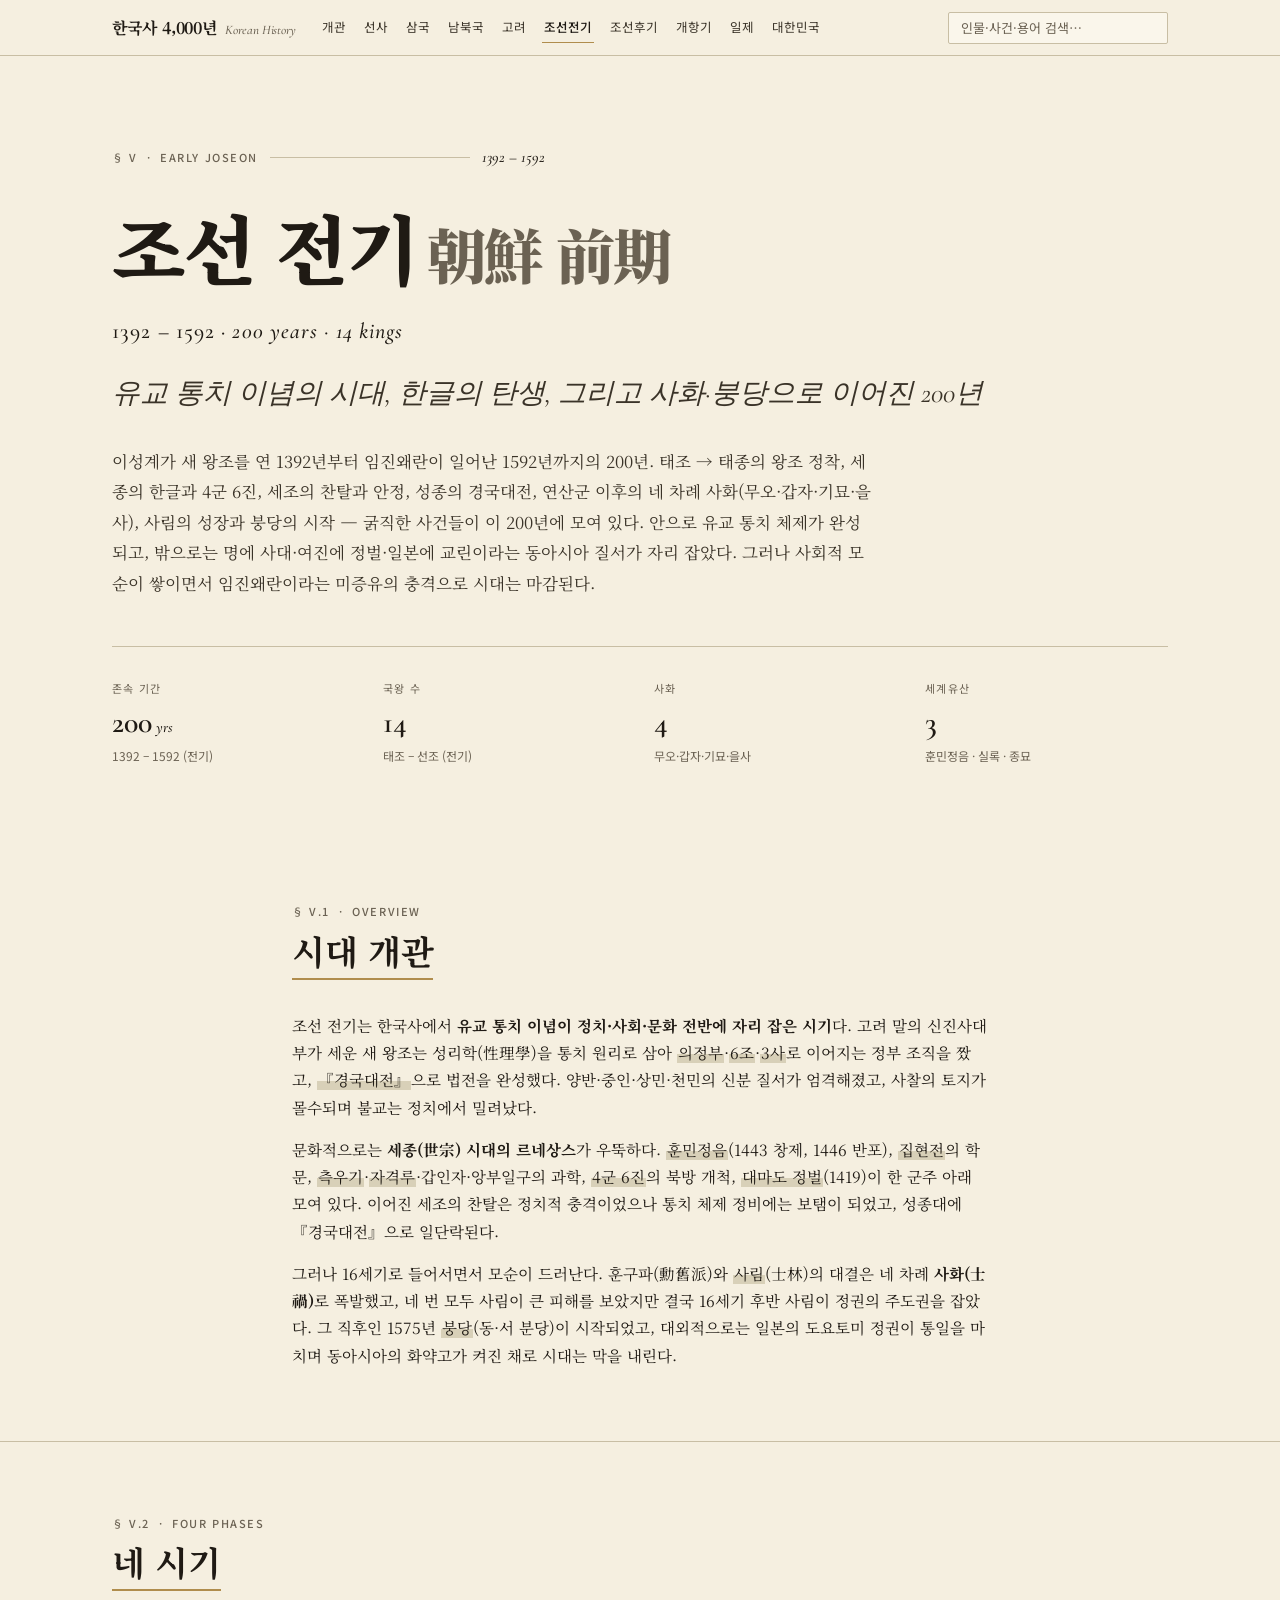
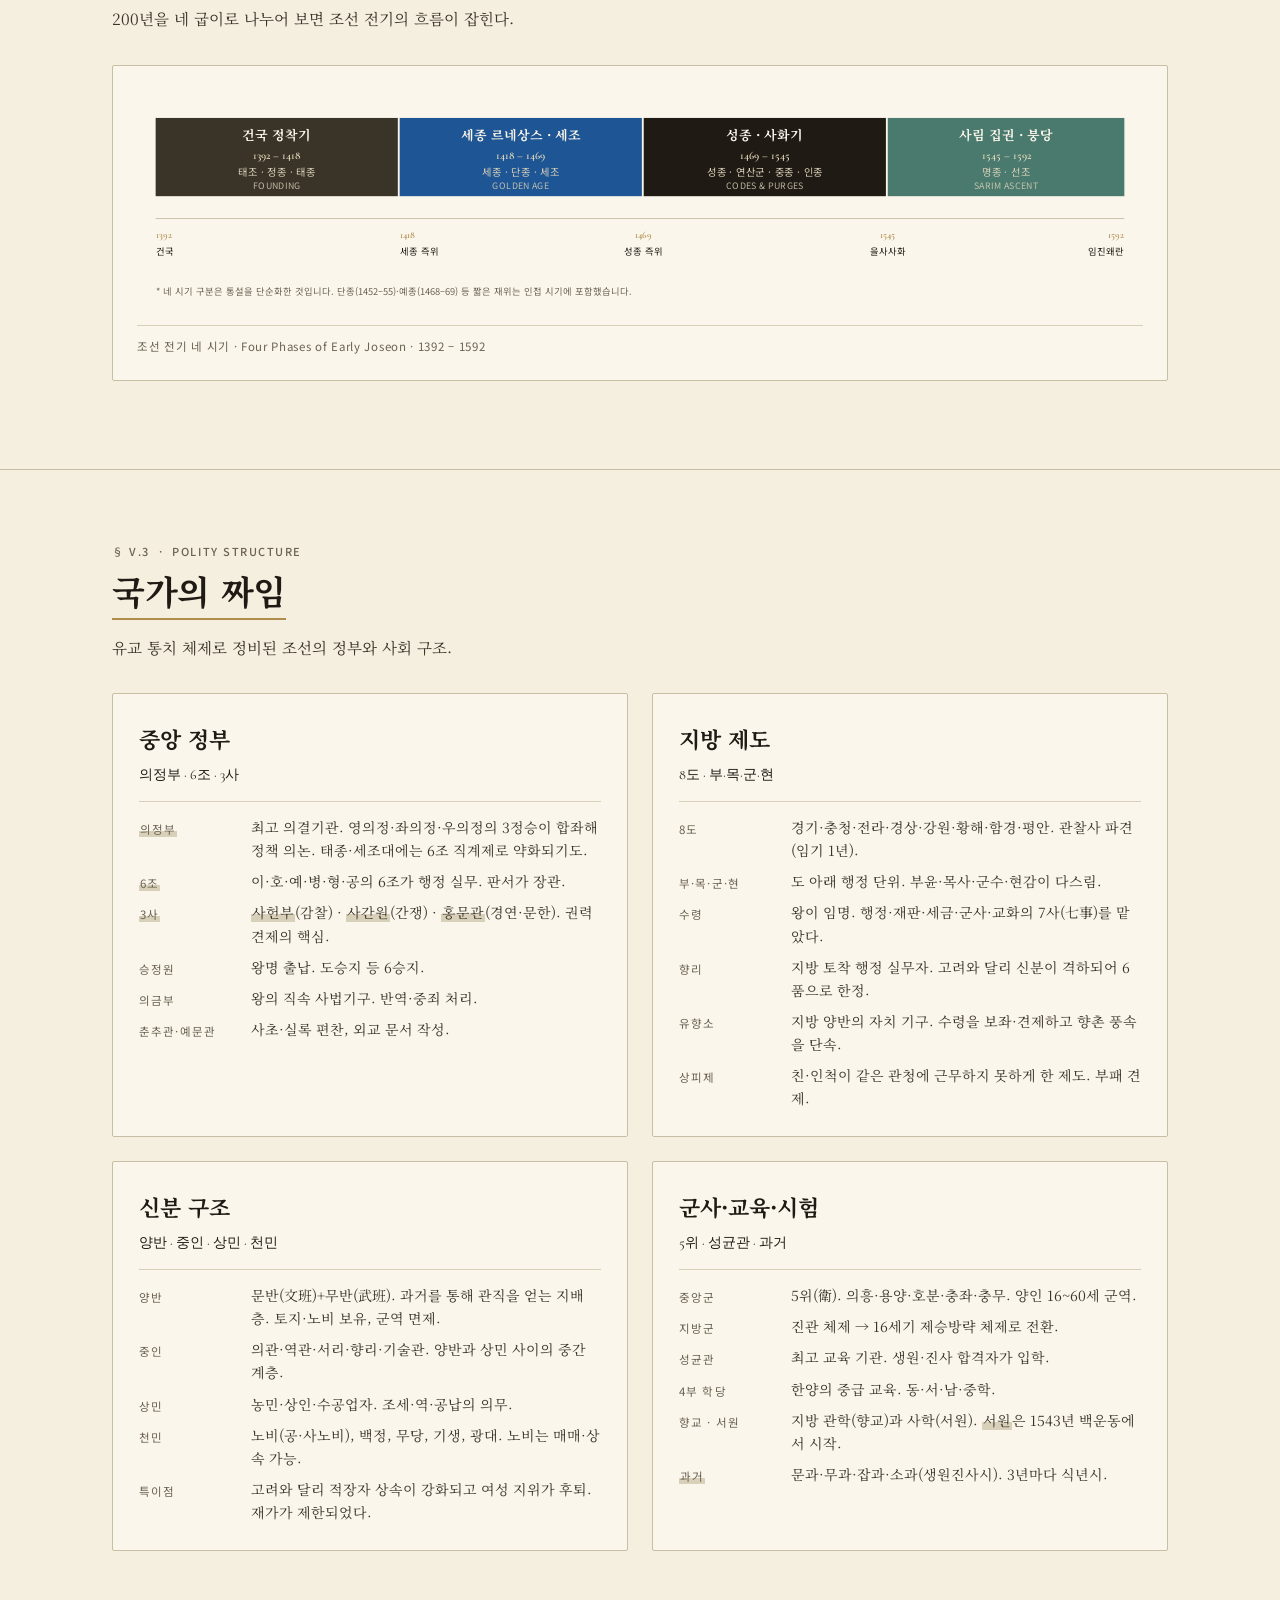
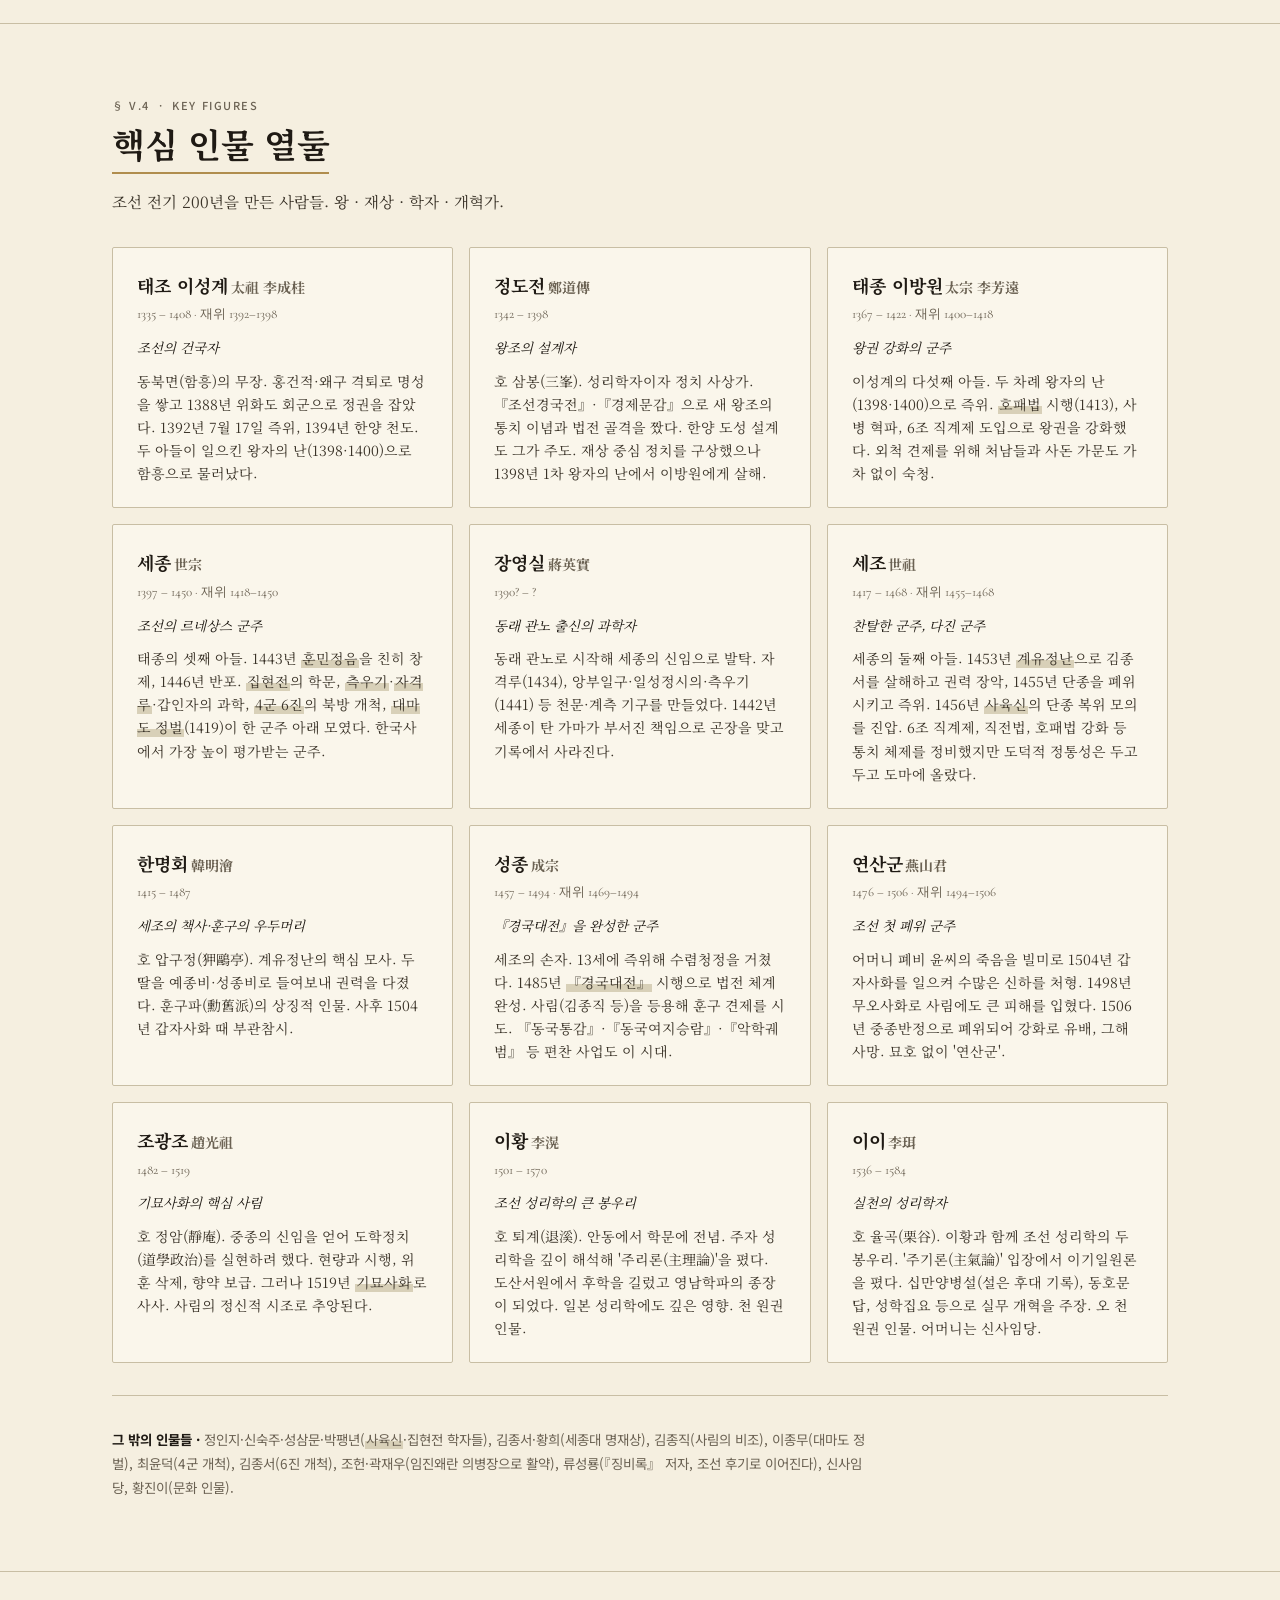
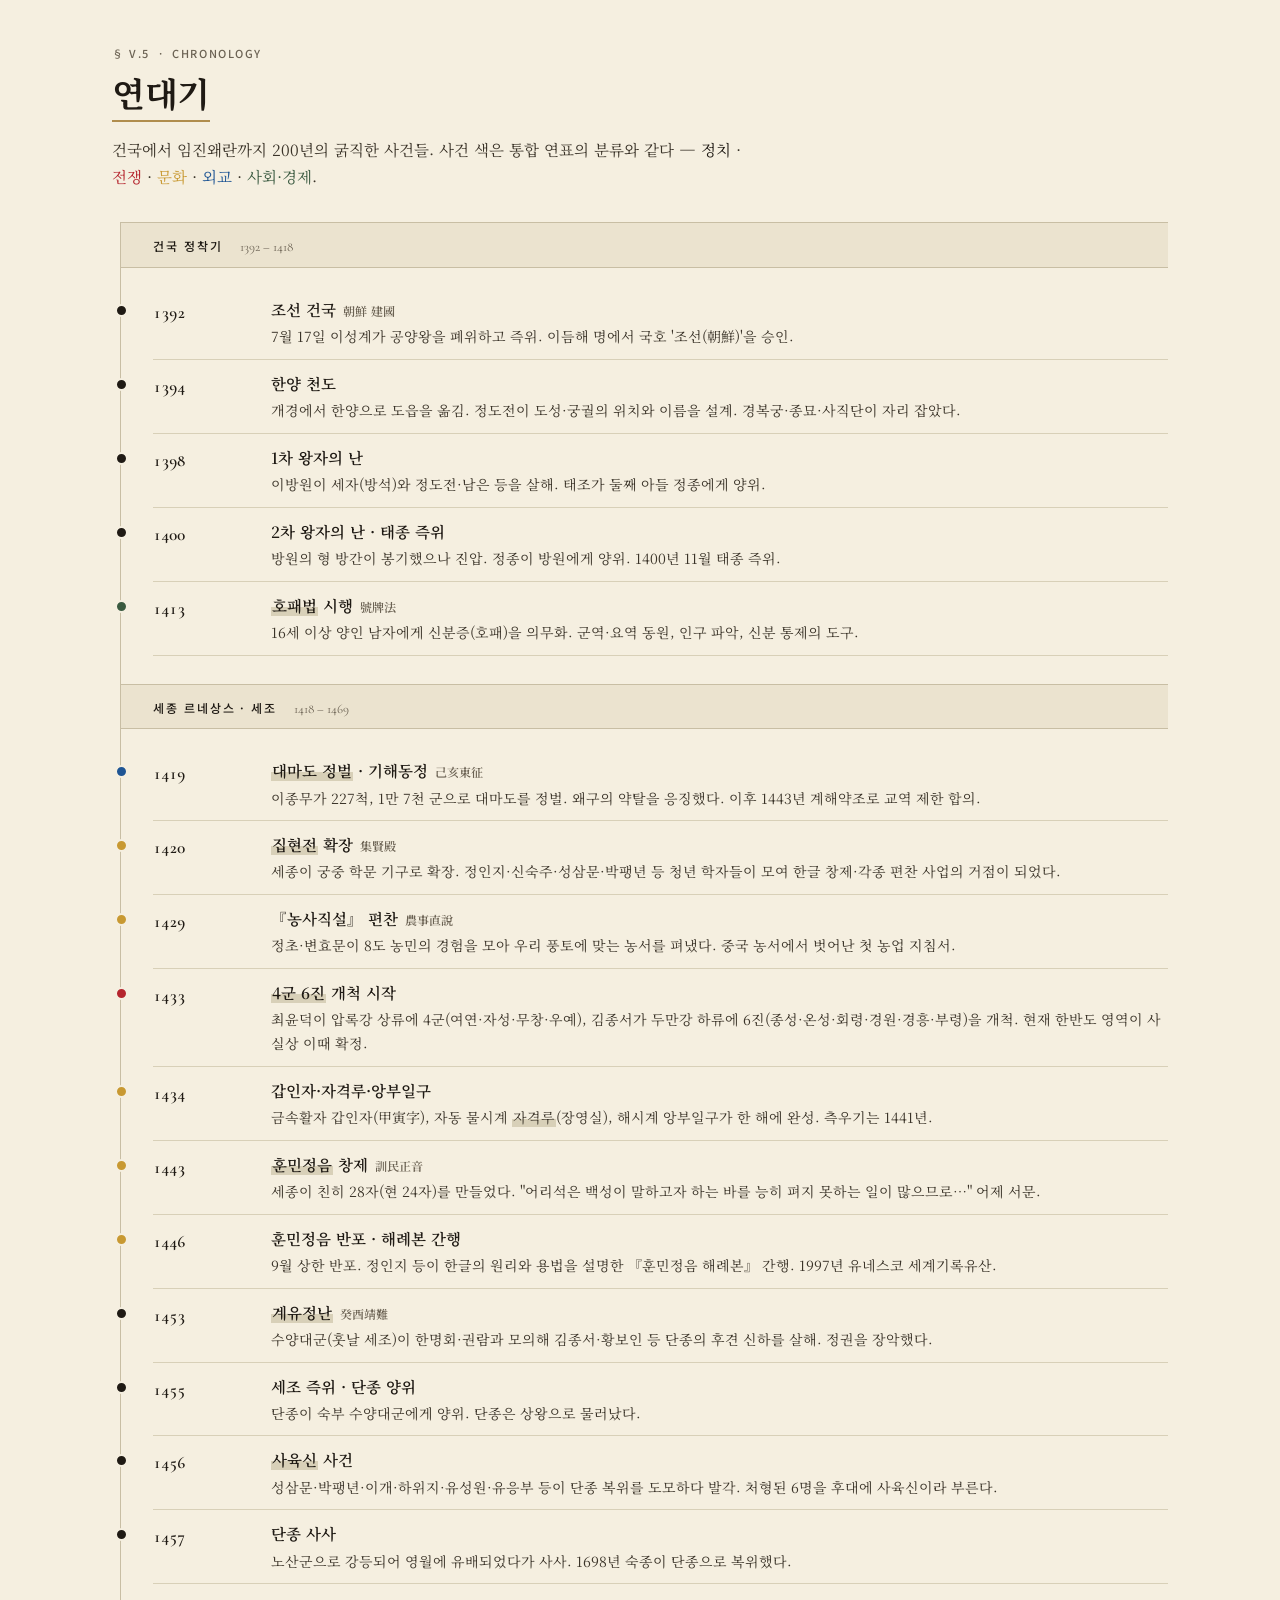
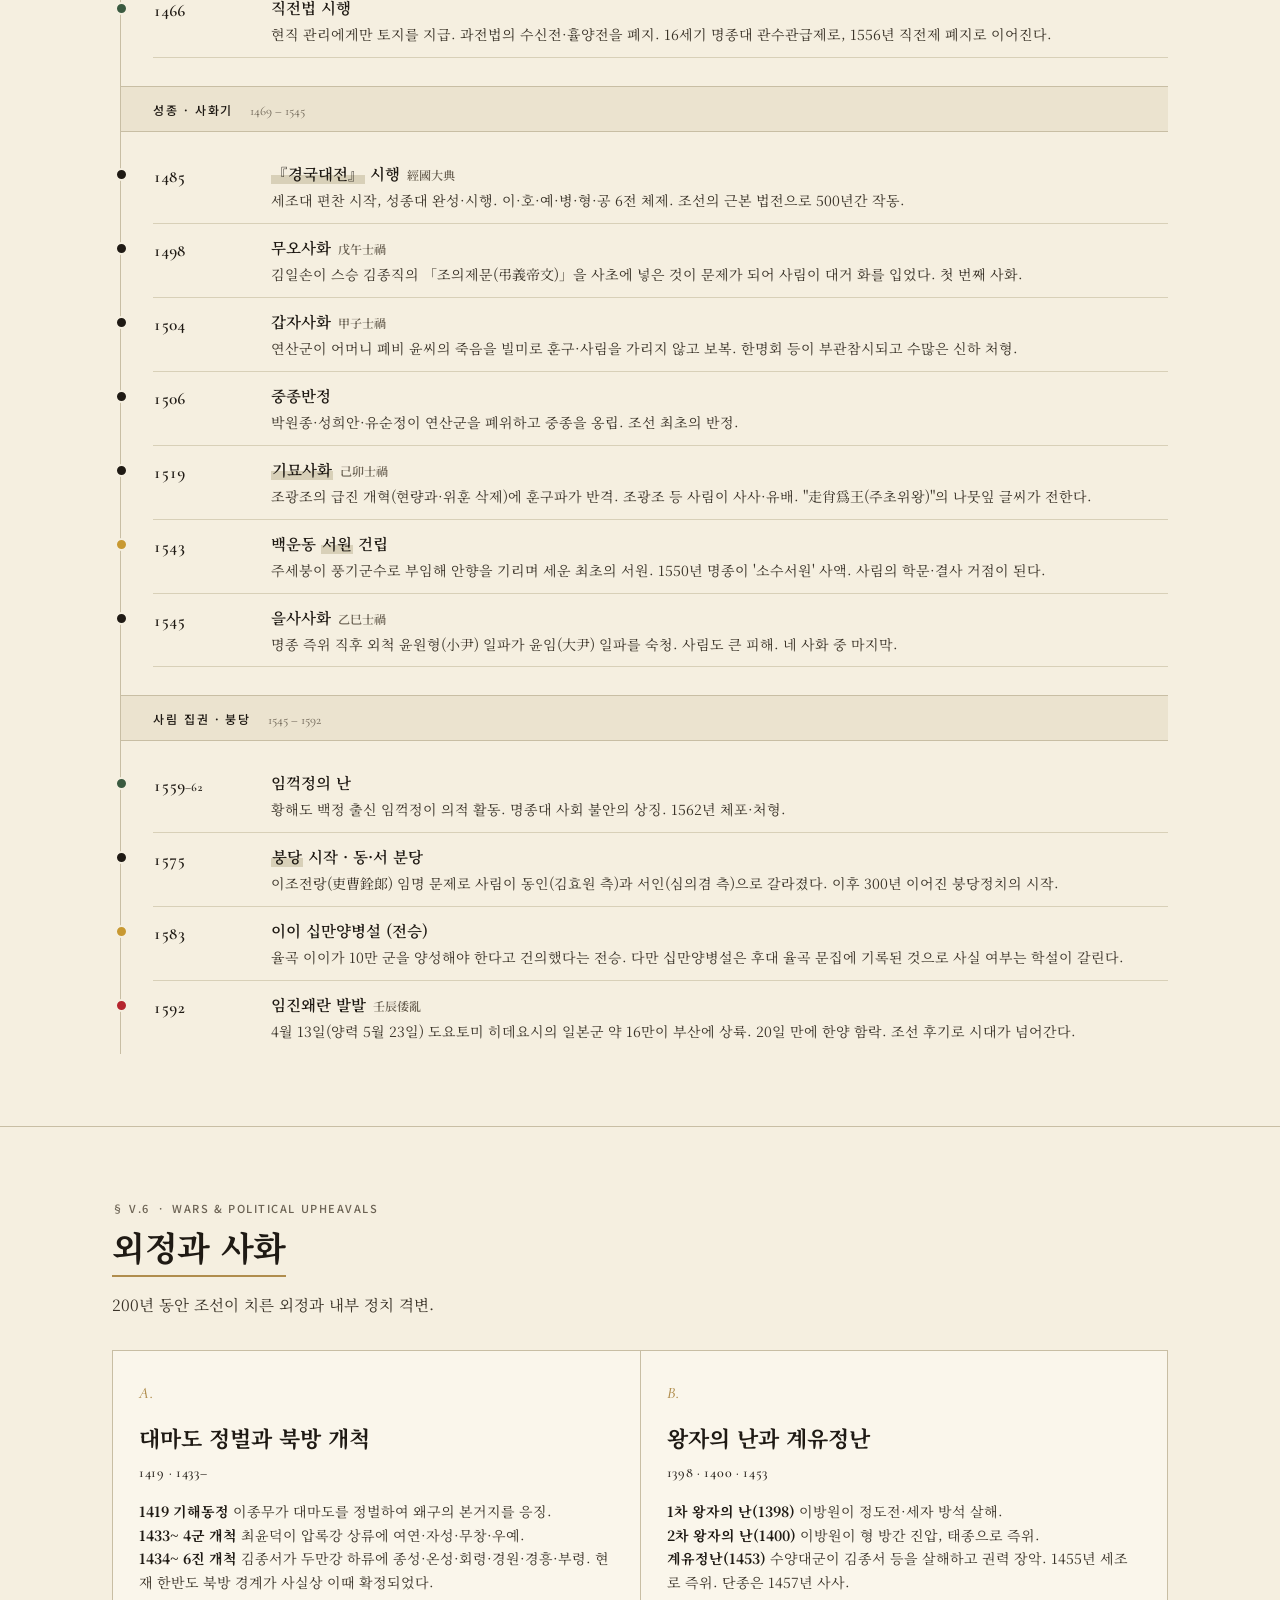
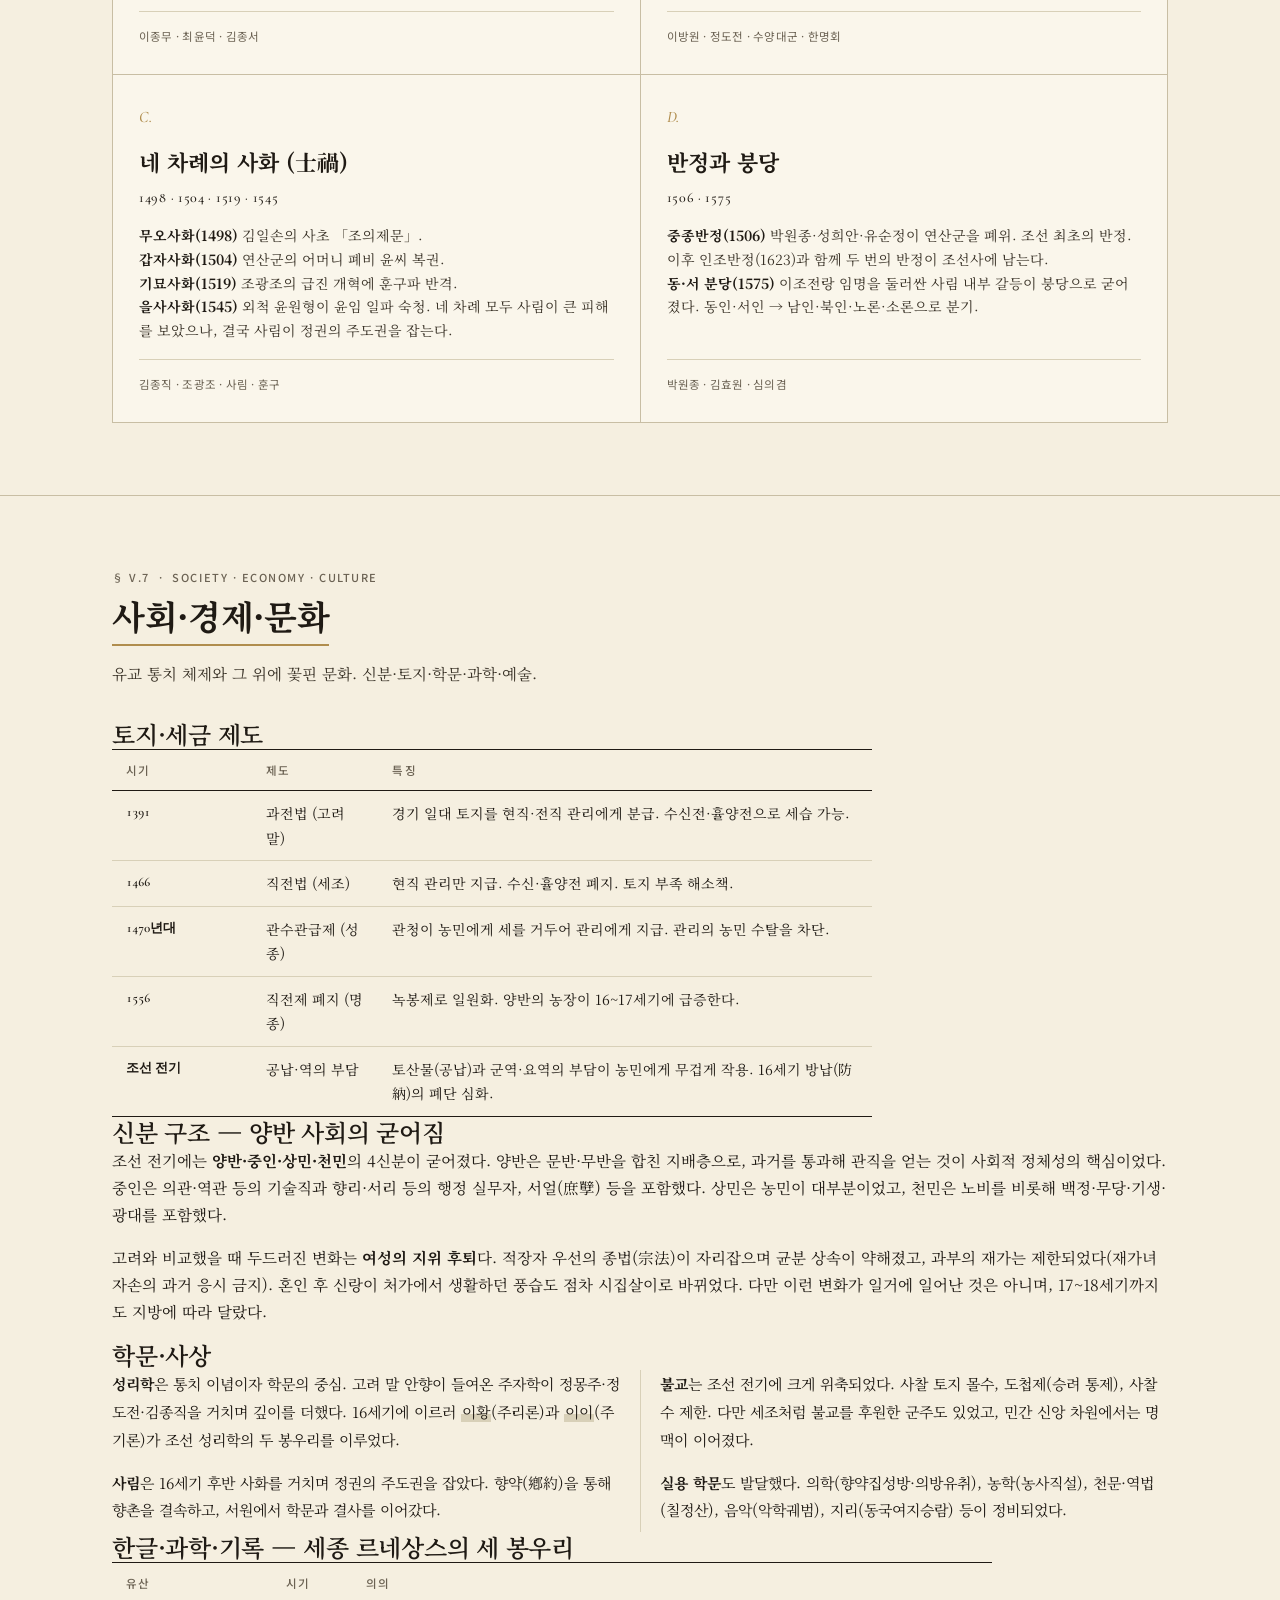
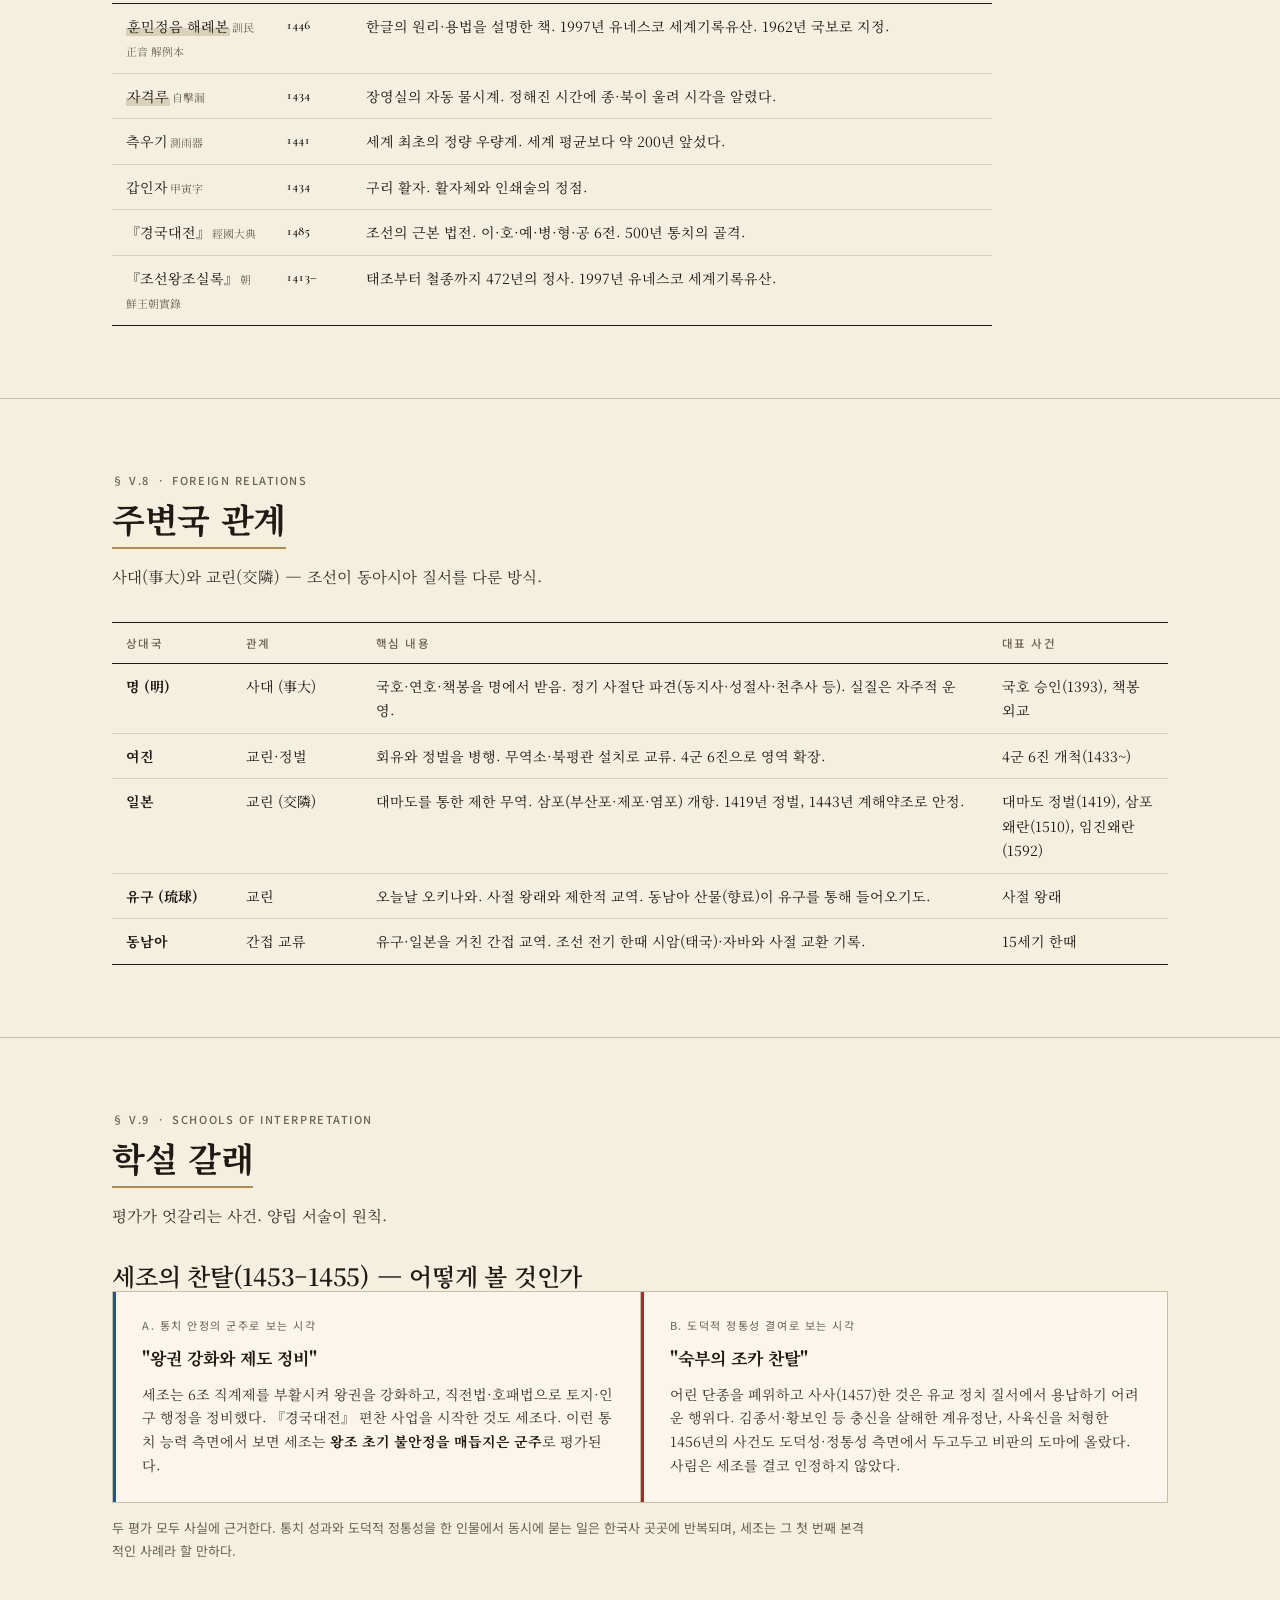
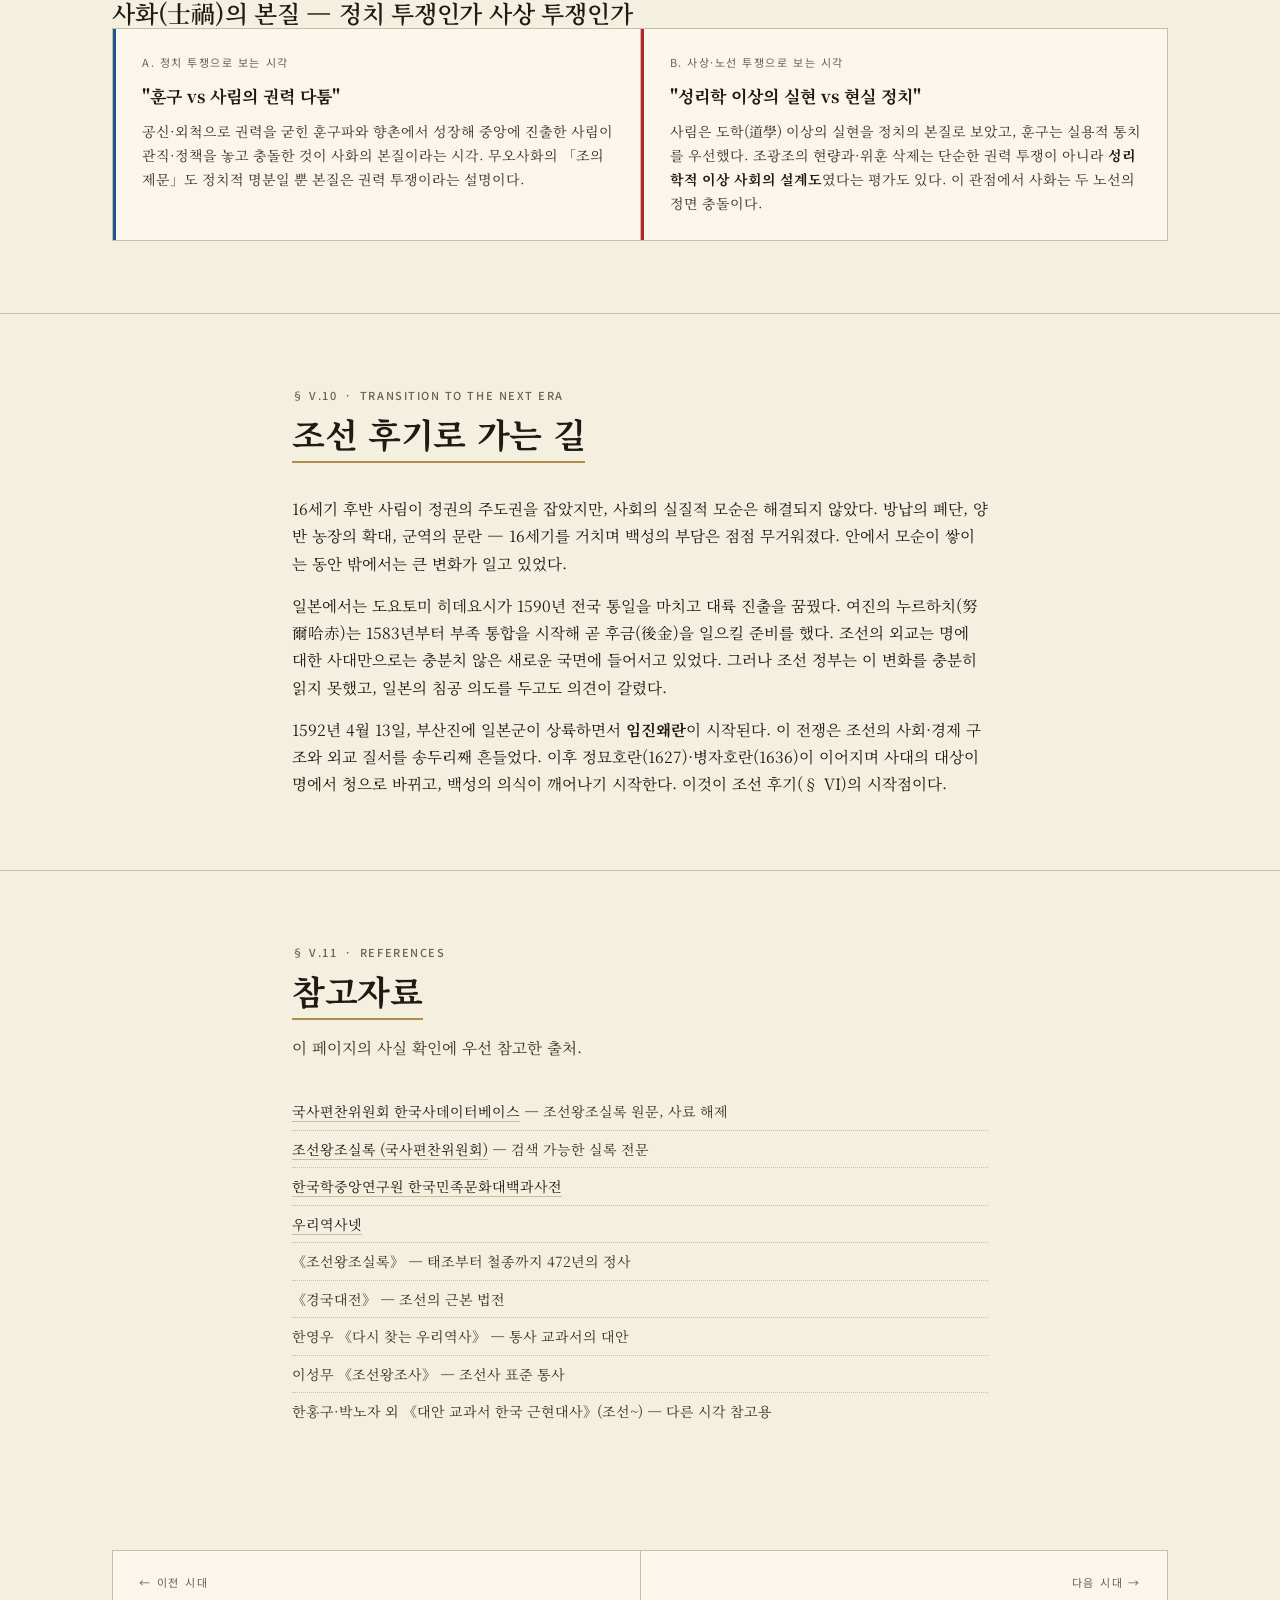
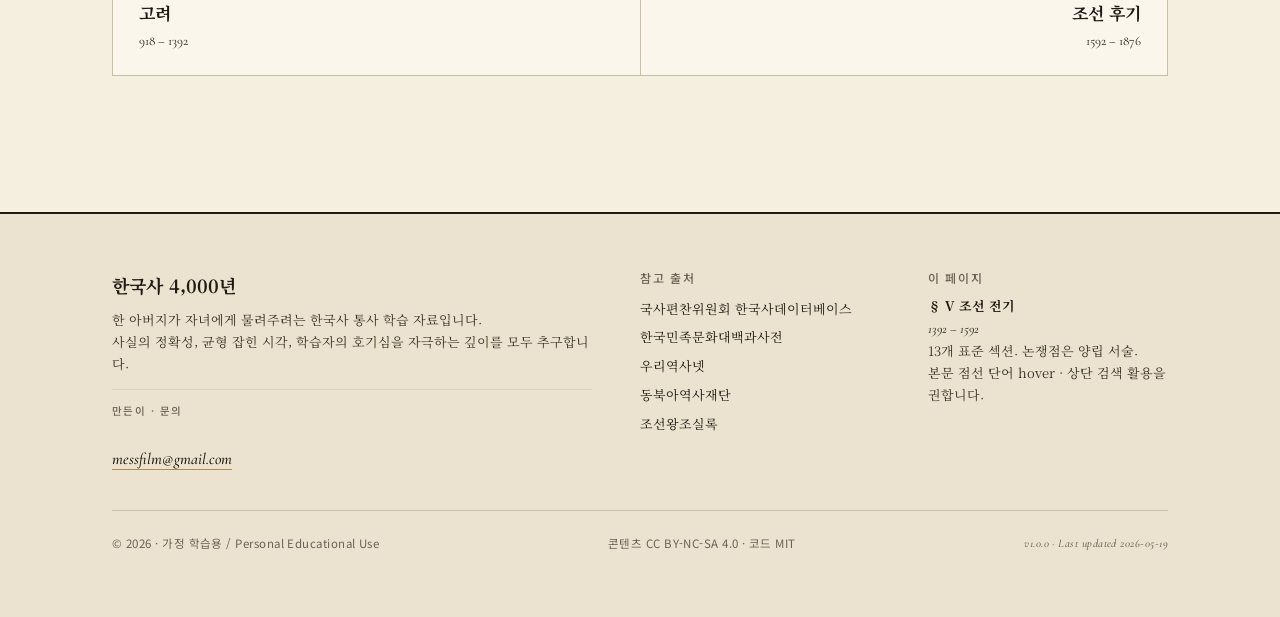
<file: eras/05-joseon-early.html>
<!doctype html>
<html lang="ko" data-era="joseon-early">
<head>
<meta charset="utf-8">
<title>§ V 조선 전기 (1392–1592) — 한국사 4,000년</title>
<meta name="viewport" content="width=device-width, initial-scale=1">
<meta name="description" content="조선 전기(1392~1592) 200년의 통사. 새 왕조 정착, 세종의 르네상스, 한글 창제, 4군 6진, 사화, 사림의 성장.">
<link rel="stylesheet" href="../assets/styles.css">
</head>
<body>

<nav class="site-nav">
  <div class="site-nav__inner">
    <a class="site-nav__brand" href="../index.html">
      한국사 4,000년<span class="latin">Korean History</span>
    </a>
    <div class="site-nav__links">
      <a href="../index.html">개관</a>
      <a href="01-prehistoric.html">선사</a>
      <a href="02-three-kingdoms.html">삼국</a>
      <a href="03-north-south.html">남북국</a>
      <a href="04-goryeo.html">고려</a>
      <a href="05-joseon-early.html" class="is-current">조선전기</a>
      <a href="06-joseon-late.html">조선후기</a>
      <a href="07-modern-opening.html">개항기</a>
      <a href="08-japanese-colonial.html">일제</a>
      <a href="09-republic.html">대한민국</a>
    </div>
    <div class="search" data-search>
      <input class="search__input" type="search" placeholder="인물·사건·용어 검색…" aria-label="사이트 검색">
      <div class="search__results" role="listbox"></div>
    </div>
  </div>
</nav>

<!-- ============================================================ HERO -->
<header class="hero">
  <div class="container">
    <div class="hero__meta">
      <span class="meta">§ V &nbsp;·&nbsp; Early Joseon</span>
      <span class="hero__meta-line"></span>
      <span class="latin">1392 – 1592</span>
    </div>
    <h1>조선 전기<span class="hanja">朝鮮 前期</span></h1>
    <p class="hero__period">1392 – 1592 · <span class="latin">200 years · 14 kings</span></p>
    <p class="hero__sub">유교 통치 이념의 시대, 한글의 탄생, 그리고 사화·붕당으로 이어진 200년</p>
    <p class="hero__lead">
      이성계가 새 왕조를 연 1392년부터 임진왜란이 일어난 1592년까지의 200년.
      태조 → 태종의 왕조 정착, 세종의 한글과 4군 6진, 세조의 찬탈과 안정, 성종의 경국대전,
      연산군 이후의 네 차례 사화(무오·갑자·기묘·을사), 사림의 성장과 붕당의 시작 — 굵직한 사건들이 이 200년에 모여 있다.
      안으로 유교 통치 체제가 완성되고, 밖으로는 명에 사대·여진에 정벌·일본에 교린이라는 동아시아 질서가 자리 잡았다.
      그러나 사회적 모순이 쌓이면서 임진왜란이라는 미증유의 충격으로 시대는 마감된다.
    </p>

    <div class="hero-stats">
      <div class="hero-stat">
        <div class="hero-stat__label">존속 기간</div>
        <div class="hero-stat__value">200<span class="latin" style="font-size:0.5em;margin-left:4px;">yrs</span></div>
        <div class="hero-stat__sub">1392 – 1592 (전기)</div>
      </div>
      <div class="hero-stat">
        <div class="hero-stat__label">국왕 수</div>
        <div class="hero-stat__value">14</div>
        <div class="hero-stat__sub">태조 – 선조 (전기)</div>
      </div>
      <div class="hero-stat">
        <div class="hero-stat__label">사화</div>
        <div class="hero-stat__value">4</div>
        <div class="hero-stat__sub">무오·갑자·기묘·을사</div>
      </div>
      <div class="hero-stat">
        <div class="hero-stat__label">세계유산</div>
        <div class="hero-stat__value">3</div>
        <div class="hero-stat__sub">훈민정음 · 실록 · 종묘</div>
      </div>
    </div>
  </div>
</header>

<!-- ============================================================ OVERVIEW -->
<section id="overview">
  <div class="container container--narrow">
    <header>
      <span class="meta">§ V.1 &nbsp;·&nbsp; Overview</span>
      <h2>시대 개관</h2>
    </header>
    <p>
      조선 전기는 한국사에서 <strong>유교 통치 이념이 정치·사회·문화 전반에 자리 잡은 시기</strong>다.
      고려 말의 신진사대부가 세운 새 왕조는 성리학(性理學)을 통치 원리로 삼아
      <span class="term" data-term="의정부">의정부</span>·<span class="term" data-term="6조">6조</span>·<span class="term" data-term="3사">3사</span>로 이어지는 정부 조직을 짰고,
      <span class="term" data-term="경국대전">『경국대전』</span>으로 법전을 완성했다.
      양반·중인·상민·천민의 신분 질서가 엄격해졌고, 사찰의 토지가 몰수되며 불교는 정치에서 밀려났다.
    </p>
    <p>
      문화적으로는 <strong>세종(世宗) 시대의 르네상스</strong>가 우뚝하다.
      <span class="term" data-term="훈민정음">훈민정음</span>(1443 창제, 1446 반포), <span class="term" data-term="집현전">집현전</span>의 학문,
      <span class="term" data-term="측우기">측우기</span>·<span class="term" data-term="자격루">자격루</span>·갑인자·앙부일구의 과학,
      <span class="term" data-term="4군6진">4군 6진</span>의 북방 개척, <span class="term" data-term="대마도정벌">대마도 정벌</span>(1419)이 한 군주 아래 모여 있다.
      이어진 세조의 찬탈은 정치적 충격이었으나 통치 체제 정비에는 보탬이 되었고, 성종대에 『경국대전』으로 일단락된다.
    </p>
    <p>
      그러나 16세기로 들어서면서 모순이 드러난다.
      훈구파(勳舊派)와 <span class="term" data-term="사림">사림</span>(士林)의 대결은 네 차례 <strong>사화(士禍)</strong>로 폭발했고,
      네 번 모두 사림이 큰 피해를 보았지만 결국 16세기 후반 사림이 정권의 주도권을 잡았다.
      그 직후인 1575년 <span class="term" data-term="붕당">붕당</span>(동·서 분당)이 시작되었고,
      대외적으로는 일본의 도요토미 정권이 통일을 마치며 동아시아의 화약고가 켜진 채로 시대는 막을 내린다.
    </p>
  </div>
</section>

<!-- ============================================================ PHASES -->
<section id="phases">
  <div class="container">
    <header>
      <span class="meta">§ V.2 &nbsp;·&nbsp; Four Phases</span>
      <h2>네 시기</h2>
      <p class="lead">200년을 네 굽이로 나누어 보면 조선 전기의 흐름이 잡힌다.</p>
    </header>

    <div class="svg-figure">
      <svg viewBox="0 0 1080 240" xmlns="http://www.w3.org/2000/svg" role="img" aria-label="조선 전기 4시기 도식">
        <defs>
          <style>
            .ph    { font-family: 'Noto Serif KR', serif; font-weight: 700; font-size: 14px; }
            .ph:not([fill])    { fill: #faf6eb; }
            .phY   { font-family: 'Cormorant Garamond', serif; font-weight: 600; font-size: 12px; }
            .phY:not([fill])   { fill: #ede0c1; }
            .phK   { font-family: 'Noto Sans KR', sans-serif; font-size: 11px; letter-spacing: 0.04em; }
            .phK:not([fill])   { fill: #d8d0b8; }
            .axL   { stroke: #c8bea4; stroke-width: 1; }
            .evt   { font-family: 'Noto Sans KR'; font-size: 10px; }
            .evt:not([fill])   { fill: #1f1a14; }
            .evtY  { font-family: 'Cormorant Garamond'; font-weight: 600; font-size: 10.5px; }
            .evtY:not([fill])  { fill: #b08d4d; }
          </style>
        </defs>

        <!-- 4 phase bands -->
        <g transform="translate(20, 30)">
          <rect x="0"   y="0" width="260" height="84" fill="#3a3328"/>
          <text x="130" y="24" class="ph" text-anchor="middle">건국 정착기</text>
          <text x="130" y="44" class="phY" text-anchor="middle">1392 – 1418</text>
          <text x="130" y="62" class="phK" text-anchor="middle">태조 · 정종 · 태종</text>
          <text x="130" y="76" class="phK" text-anchor="middle" style="font-size:9.5px; opacity:0.85;">FOUNDING</text>

          <rect x="262" y="0" width="260" height="84" fill="#1e5594"/>
          <text x="392" y="24" class="ph" text-anchor="middle">세종 르네상스 · 세조</text>
          <text x="392" y="44" class="phY" text-anchor="middle">1418 – 1469</text>
          <text x="392" y="62" class="phK" text-anchor="middle">세종 · 단종 · 세조</text>
          <text x="392" y="76" class="phK" text-anchor="middle" style="font-size:9.5px; opacity:0.85;">GOLDEN AGE</text>

          <rect x="524" y="0" width="260" height="84" fill="#1f1a14"/>
          <text x="654" y="24" class="ph" text-anchor="middle">성종 · 사화기</text>
          <text x="654" y="44" class="phY" text-anchor="middle">1469 – 1545</text>
          <text x="654" y="62" class="phK" text-anchor="middle">성종 · 연산군 · 중종 · 인종</text>
          <text x="654" y="76" class="phK" text-anchor="middle" style="font-size:9.5px; opacity:0.85;">CODES & PURGES</text>

          <rect x="786" y="0" width="254" height="84" fill="#4a7a6e"/>
          <text x="913" y="24" class="ph" text-anchor="middle">사림 집권 · 붕당</text>
          <text x="913" y="44" class="phY" text-anchor="middle">1545 – 1592</text>
          <text x="913" y="62" class="phK" text-anchor="middle">명종 · 선조</text>
          <text x="913" y="76" class="phK" text-anchor="middle" style="font-size:9.5px; opacity:0.85;">SARIM ASCENT</text>
        </g>

        <line x1="20" y1="138" x2="1060" y2="138" class="axL"/>
        <g transform="translate(20, 145)">
          <text x="0"   y="14" class="evtY">1392</text>
          <text x="262" y="14" class="evtY">1418</text>
          <text x="524" y="14" class="evtY" text-anchor="middle">1469</text>
          <text x="786" y="14" class="evtY" text-anchor="middle">1545</text>
          <text x="1040" y="14" class="evtY" text-anchor="end">1592</text>

          <text x="0"   y="32" class="evt">건국</text>
          <text x="262" y="32" class="evt">세종 즉위</text>
          <text x="524" y="32" class="evt" text-anchor="middle">성종 즉위</text>
          <text x="786" y="32" class="evt" text-anchor="middle">을사사화</text>
          <text x="1040" y="32" class="evt" text-anchor="end">임진왜란</text>
        </g>

        <text x="20" y="220" class="evt" style="fill:#6b6253;">* 네 시기 구분은 통설을 단순화한 것입니다. 단종(1452–55)·예종(1468–69) 등 짧은 재위는 인접 시기에 포함했습니다.</text>
      </svg>
      <div class="svg-figure__caption">조선 전기 네 시기 · Four Phases of Early Joseon · 1392 – 1592</div>
    </div>
  </div>
</section>

<!-- ============================================================ POLITY -->
<section id="polity">
  <div class="container">
    <header>
      <span class="meta">§ V.3 &nbsp;·&nbsp; Polity Structure</span>
      <h2>국가의 짜임</h2>
      <p class="lead">유교 통치 체제로 정비된 조선의 정부와 사회 구조.</p>
    </header>

    <div class="dynasty-grid">
      <div class="dynasty-card">
        <div class="dynasty-card__header">
          <div class="dynasty-card__name">중앙 정부</div>
          <div class="dynasty-card__period">의정부 · 6조 · 3사</div>
        </div>
        <dl>
          <dt><span class="term" data-term="의정부">의정부</span></dt><dd>최고 의결기관. 영의정·좌의정·우의정의 3정승이 합좌해 정책 의논. 태종·세조대에는 6조 직계제로 약화되기도.</dd>
          <dt><span class="term" data-term="6조">6조</span></dt><dd>이·호·예·병·형·공의 6조가 행정 실무. 판서가 장관.</dd>
          <dt><span class="term" data-term="3사">3사</span></dt><dd><span class="term" data-term="사헌부">사헌부</span>(감찰) · <span class="term" data-term="사간원">사간원</span>(간쟁) · <span class="term" data-term="홍문관">홍문관</span>(경연·문한). 권력 견제의 핵심.</dd>
          <dt>승정원</dt><dd>왕명 출납. 도승지 등 6승지.</dd>
          <dt>의금부</dt><dd>왕의 직속 사법기구. 반역·중죄 처리.</dd>
          <dt>춘추관·예문관</dt><dd>사초·실록 편찬, 외교 문서 작성.</dd>
        </dl>
      </div>

      <div class="dynasty-card">
        <div class="dynasty-card__header">
          <div class="dynasty-card__name">지방 제도</div>
          <div class="dynasty-card__period">8도 · 부·목·군·현</div>
        </div>
        <dl>
          <dt>8도</dt><dd>경기·충청·전라·경상·강원·황해·함경·평안. 관찰사 파견(임기 1년).</dd>
          <dt>부·목·군·현</dt><dd>도 아래 행정 단위. 부윤·목사·군수·현감이 다스림.</dd>
          <dt>수령</dt><dd>왕이 임명. 행정·재판·세금·군사·교화의 7사(七事)를 맡았다.</dd>
          <dt>향리</dt><dd>지방 토착 행정 실무자. 고려와 달리 신분이 격하되어 6품으로 한정.</dd>
          <dt>유향소</dt><dd>지방 양반의 자치 기구. 수령을 보좌·견제하고 향촌 풍속을 단속.</dd>
          <dt>상피제</dt><dd>친·인척이 같은 관청에 근무하지 못하게 한 제도. 부패 견제.</dd>
        </dl>
      </div>

      <div class="dynasty-card">
        <div class="dynasty-card__header">
          <div class="dynasty-card__name">신분 구조</div>
          <div class="dynasty-card__period">양반 · 중인 · 상민 · 천민</div>
        </div>
        <dl>
          <dt>양반</dt><dd>문반(文班)+무반(武班). 과거를 통해 관직을 얻는 지배층. 토지·노비 보유, 군역 면제.</dd>
          <dt>중인</dt><dd>의관·역관·서리·향리·기술관. 양반과 상민 사이의 중간 계층.</dd>
          <dt>상민</dt><dd>농민·상인·수공업자. 조세·역·공납의 의무.</dd>
          <dt>천민</dt><dd>노비(공·사노비), 백정, 무당, 기생, 광대. 노비는 매매·상속 가능.</dd>
          <dt>특이점</dt><dd>고려와 달리 적장자 상속이 강화되고 여성 지위가 후퇴. 재가가 제한되었다.</dd>
        </dl>
      </div>

      <div class="dynasty-card">
        <div class="dynasty-card__header">
          <div class="dynasty-card__name">군사·교육·시험</div>
          <div class="dynasty-card__period">5위 · 성균관 · 과거</div>
        </div>
        <dl>
          <dt>중앙군</dt><dd>5위(衛). 의흥·용양·호분·충좌·충무. 양인 16~60세 군역.</dd>
          <dt>지방군</dt><dd>진관 체제 → 16세기 제승방략 체제로 전환.</dd>
          <dt>성균관</dt><dd>최고 교육 기관. 생원·진사 합격자가 입학.</dd>
          <dt>4부 학당</dt><dd>한양의 중급 교육. 동·서·남·중학.</dd>
          <dt>향교 · 서원</dt><dd>지방 관학(향교)과 사학(서원). <span class="term" data-term="서원">서원</span>은 1543년 백운동에서 시작.</dd>
          <dt><span class="term" data-term="과거제">과거</span></dt><dd>문과·무과·잡과·소과(생원진사시). 3년마다 식년시.</dd>
        </dl>
      </div>
    </div>
  </div>
</section>

<!-- ============================================================ PEOPLE -->
<section id="people">
  <div class="container">
    <header>
      <span class="meta">§ V.4 &nbsp;·&nbsp; Key Figures</span>
      <h2>핵심 인물 열둘</h2>
      <p class="lead">조선 전기 200년을 만든 사람들. 왕 · 재상 · 학자 · 개혁가.</p>
    </header>

    <div class="fig-grid">
      <div class="fig-card" id="태조">
        <div class="fig-card__name">태조 이성계<span class="hanja">太祖 李成桂</span></div>
        <div class="fig-card__years">1335 – 1408 · 재위 1392–1398</div>
        <div class="fig-card__epithet">조선의 건국자</div>
        <div class="fig-card__body">동북면(함흥)의 무장. 홍건적·왜구 격퇴로 명성을 쌓고 1388년 위화도 회군으로 정권을 잡았다. 1392년 7월 17일 즉위, 1394년 한양 천도. 두 아들이 일으킨 왕자의 난(1398·1400)으로 함흥으로 물러났다.</div>
      </div>

      <div class="fig-card" id="정도전">
        <div class="fig-card__name">정도전<span class="hanja">鄭道傳</span></div>
        <div class="fig-card__years">1342 – 1398</div>
        <div class="fig-card__epithet">왕조의 설계자</div>
        <div class="fig-card__body">호 삼봉(三峯). 성리학자이자 정치 사상가. 『조선경국전』·『경제문감』으로 새 왕조의 통치 이념과 법전 골격을 짰다. 한양 도성 설계도 그가 주도. 재상 중심 정치를 구상했으나 1398년 1차 왕자의 난에서 이방원에게 살해.</div>
      </div>

      <div class="fig-card" id="태종">
        <div class="fig-card__name">태종 이방원<span class="hanja">太宗 李芳遠</span></div>
        <div class="fig-card__years">1367 – 1422 · 재위 1400–1418</div>
        <div class="fig-card__epithet">왕권 강화의 군주</div>
        <div class="fig-card__body">이성계의 다섯째 아들. 두 차례 왕자의 난(1398·1400)으로 즉위. <span class="term" data-term="호패법">호패법</span> 시행(1413), 사병 혁파, 6조 직계제 도입으로 왕권을 강화했다. 외척 견제를 위해 처남들과 사돈 가문도 가차 없이 숙청.</div>
      </div>

      <div class="fig-card" id="세종">
        <div class="fig-card__name">세종<span class="hanja">世宗</span></div>
        <div class="fig-card__years">1397 – 1450 · 재위 1418–1450</div>
        <div class="fig-card__epithet">조선의 르네상스 군주</div>
        <div class="fig-card__body">태종의 셋째 아들. 1443년 <span class="term" data-term="훈민정음">훈민정음</span>을 친히 창제, 1446년 반포. <span class="term" data-term="집현전">집현전</span>의 학문, <span class="term" data-term="측우기">측우기</span>·<span class="term" data-term="자격루">자격루</span>·갑인자의 과학, <span class="term" data-term="4군6진">4군 6진</span>의 북방 개척, <span class="term" data-term="대마도정벌">대마도 정벌</span>(1419)이 한 군주 아래 모였다. 한국사에서 가장 높이 평가받는 군주.</div>
      </div>

      <div class="fig-card" id="장영실">
        <div class="fig-card__name">장영실<span class="hanja">蔣英實</span></div>
        <div class="fig-card__years">1390? – ?</div>
        <div class="fig-card__epithet">동래 관노 출신의 과학자</div>
        <div class="fig-card__body">동래 관노로 시작해 세종의 신임으로 발탁. 자격루(1434), 앙부일구·일성정시의·측우기(1441) 등 천문·계측 기구를 만들었다. 1442년 세종이 탄 가마가 부서진 책임으로 곤장을 맞고 기록에서 사라진다.</div>
      </div>

      <div class="fig-card" id="세조">
        <div class="fig-card__name">세조<span class="hanja">世祖</span></div>
        <div class="fig-card__years">1417 – 1468 · 재위 1455–1468</div>
        <div class="fig-card__epithet">찬탈한 군주, 다진 군주</div>
        <div class="fig-card__body">세종의 둘째 아들. 1453년 <span class="term" data-term="계유정난">계유정난</span>으로 김종서를 살해하고 권력 장악, 1455년 단종을 폐위시키고 즉위. 1456년 <span class="term" data-term="사육신">사육신</span>의 단종 복위 모의를 진압. 6조 직계제, 직전법, 호패법 강화 등 통치 체제를 정비했지만 도덕적 정통성은 두고두고 도마에 올랐다.</div>
      </div>

      <div class="fig-card" id="한명회">
        <div class="fig-card__name">한명회<span class="hanja">韓明澮</span></div>
        <div class="fig-card__years">1415 – 1487</div>
        <div class="fig-card__epithet">세조의 책사·훈구의 우두머리</div>
        <div class="fig-card__body">호 압구정(狎鷗亭). 계유정난의 핵심 모사. 두 딸을 예종비·성종비로 들여보내 권력을 다졌다. 훈구파(勳舊派)의 상징적 인물. 사후 1504년 갑자사화 때 부관참시.</div>
      </div>

      <div class="fig-card" id="성종">
        <div class="fig-card__name">성종<span class="hanja">成宗</span></div>
        <div class="fig-card__years">1457 – 1494 · 재위 1469–1494</div>
        <div class="fig-card__epithet">『경국대전』을 완성한 군주</div>
        <div class="fig-card__body">세조의 손자. 13세에 즉위해 수렴청정을 거쳤다. 1485년 <span class="term" data-term="경국대전">『경국대전』</span> 시행으로 법전 체계 완성. 사림(김종직 등)을 등용해 훈구 견제를 시도. 『동국통감』·『동국여지승람』·『악학궤범』 등 편찬 사업도 이 시대.</div>
      </div>

      <div class="fig-card" id="연산군">
        <div class="fig-card__name">연산군<span class="hanja">燕山君</span></div>
        <div class="fig-card__years">1476 – 1506 · 재위 1494–1506</div>
        <div class="fig-card__epithet">조선 첫 폐위 군주</div>
        <div class="fig-card__body">어머니 폐비 윤씨의 죽음을 빌미로 1504년 갑자사화를 일으켜 수많은 신하를 처형. 1498년 무오사화로 사림에도 큰 피해를 입혔다. 1506년 중종반정으로 폐위되어 강화로 유배, 그해 사망. 묘호 없이 '연산군'.</div>
      </div>

      <div class="fig-card" id="조광조">
        <div class="fig-card__name">조광조<span class="hanja">趙光祖</span></div>
        <div class="fig-card__years">1482 – 1519</div>
        <div class="fig-card__epithet">기묘사화의 핵심 사림</div>
        <div class="fig-card__body">호 정암(靜庵). 중종의 신임을 얻어 도학정치(道學政治)를 실현하려 했다. 현량과 시행, 위훈 삭제, 향약 보급. 그러나 1519년 <span class="term" data-term="기묘사화">기묘사화</span>로 사사. 사림의 정신적 시조로 추앙된다.</div>
      </div>

      <div class="fig-card" id="이황">
        <div class="fig-card__name">이황<span class="hanja">李滉</span></div>
        <div class="fig-card__years">1501 – 1570</div>
        <div class="fig-card__epithet">조선 성리학의 큰 봉우리</div>
        <div class="fig-card__body">호 퇴계(退溪). 안동에서 학문에 전념. 주자 성리학을 깊이 해석해 '주리론(主理論)'을 폈다. 도산서원에서 후학을 길렀고 영남학파의 종장이 되었다. 일본 성리학에도 깊은 영향. 천 원권 인물.</div>
      </div>

      <div class="fig-card" id="이이">
        <div class="fig-card__name">이이<span class="hanja">李珥</span></div>
        <div class="fig-card__years">1536 – 1584</div>
        <div class="fig-card__epithet">실천의 성리학자</div>
        <div class="fig-card__body">호 율곡(栗谷). 이황과 함께 조선 성리학의 두 봉우리. '주기론(主氣論)' 입장에서 이기일원론을 폈다. 십만양병설(설은 후대 기록), 동호문답, 성학집요 등으로 실무 개혁을 주장. 오 천 원권 인물. 어머니는 신사임당.</div>
      </div>
    </div>

    <hr>
    <p style="font-size:13.5px; color:var(--meok-mute); font-family:'Noto Sans KR'; max-width:760px;">
      <strong>그 밖의 인물들 · </strong>
      정인지·신숙주·성삼문·박팽년(<span class="term" data-term="사육신">사육신</span>·집현전 학자들),
      김종서·황희(세종대 명재상),
      김종직(사림의 비조),
      이종무(대마도 정벌),
      최윤덕(4군 개척), 김종서(6진 개척),
      조헌·곽재우(임진왜란 의병장으로 활약),
      류성룡(『징비록』 저자, 조선 후기로 이어진다),
      신사임당, 황진이(문화 인물).
    </p>
  </div>
</section>

<!-- ============================================================ CHRONOLOGY -->
<section id="chronology">
  <div class="container">
    <header>
      <span class="meta">§ V.5 &nbsp;·&nbsp; Chronology</span>
      <h2>연대기</h2>
      <p class="lead">건국에서 임진왜란까지 200년의 굵직한 사건들. 사건 색은 통합 연표의 분류와 같다 — <span style="color:var(--meok);">정치</span> · <span style="color:var(--jeok);">전쟁</span> · <span style="color:var(--hwang);">문화</span> · <span style="color:var(--cheong);">외교</span> · <span style="color:var(--danchong-g);">사회·경제</span>.</p>
    </header>

    <div class="timeline">

      <div class="timeline__phase">
        <span class="timeline__phase-title">건국 정착기</span>
        <span class="timeline__phase-period">1392 – 1418</span>
      </div>

      <div class="tl-event" data-cat="politics">
        <div class="tl-event__year">1392</div>
        <div>
          <div class="tl-event__title">조선 건국 <span class="hanja">朝鮮 建國</span></div>
          <div class="tl-event__body">7월 17일 이성계가 공양왕을 폐위하고 즉위. 이듬해 명에서 국호 '조선(朝鮮)'을 승인.</div>
        </div>
      </div>

      <div class="tl-event" data-cat="politics">
        <div class="tl-event__year">1394</div>
        <div>
          <div class="tl-event__title">한양 천도</div>
          <div class="tl-event__body">개경에서 한양으로 도읍을 옮김. 정도전이 도성·궁궐의 위치와 이름을 설계. 경복궁·종묘·사직단이 자리 잡았다.</div>
        </div>
      </div>

      <div class="tl-event" data-cat="politics">
        <div class="tl-event__year">1398</div>
        <div>
          <div class="tl-event__title">1차 왕자의 난</div>
          <div class="tl-event__body">이방원이 세자(방석)와 정도전·남은 등을 살해. 태조가 둘째 아들 정종에게 양위.</div>
        </div>
      </div>

      <div class="tl-event" data-cat="politics">
        <div class="tl-event__year">1400</div>
        <div>
          <div class="tl-event__title">2차 왕자의 난 · 태종 즉위</div>
          <div class="tl-event__body">방원의 형 방간이 봉기했으나 진압. 정종이 방원에게 양위. 1400년 11월 태종 즉위.</div>
        </div>
      </div>

      <div class="tl-event" data-cat="society">
        <div class="tl-event__year">1413</div>
        <div>
          <div class="tl-event__title"><span class="term" data-term="호패법">호패법</span> 시행 <span class="hanja">號牌法</span></div>
          <div class="tl-event__body">16세 이상 양인 남자에게 신분증(호패)을 의무화. 군역·요역 동원, 인구 파악, 신분 통제의 도구.</div>
        </div>
      </div>

      <div class="timeline__phase">
        <span class="timeline__phase-title">세종 르네상스 · 세조</span>
        <span class="timeline__phase-period">1418 – 1469</span>
      </div>

      <div class="tl-event" data-cat="foreign">
        <div class="tl-event__year">1419</div>
        <div>
          <div class="tl-event__title"><span class="term" data-term="대마도정벌">대마도 정벌</span> · 기해동정 <span class="hanja">己亥東征</span></div>
          <div class="tl-event__body">이종무가 227척, 1만 7천 군으로 대마도를 정벌. 왜구의 약탈을 응징했다. 이후 1443년 계해약조로 교역 제한 합의.</div>
        </div>
      </div>

      <div class="tl-event" data-cat="culture">
        <div class="tl-event__year">1420</div>
        <div>
          <div class="tl-event__title"><span class="term" data-term="집현전">집현전</span> 확장 <span class="hanja">集賢殿</span></div>
          <div class="tl-event__body">세종이 궁중 학문 기구로 확장. 정인지·신숙주·성삼문·박팽년 등 청년 학자들이 모여 한글 창제·각종 편찬 사업의 거점이 되었다.</div>
        </div>
      </div>

      <div class="tl-event" data-cat="culture">
        <div class="tl-event__year">1429</div>
        <div>
          <div class="tl-event__title">『농사직설』 편찬 <span class="hanja">農事直說</span></div>
          <div class="tl-event__body">정초·변효문이 8도 농민의 경험을 모아 우리 풍토에 맞는 농서를 펴냈다. 중국 농서에서 벗어난 첫 농업 지침서.</div>
        </div>
      </div>

      <div class="tl-event" data-cat="war">
        <div class="tl-event__year">1433</div>
        <div>
          <div class="tl-event__title"><span class="term" data-term="4군6진">4군 6진</span> 개척 시작</div>
          <div class="tl-event__body">최윤덕이 압록강 상류에 4군(여연·자성·무창·우예), 김종서가 두만강 하류에 6진(종성·온성·회령·경원·경흥·부령)을 개척. 현재 한반도 영역이 사실상 이때 확정.</div>
        </div>
      </div>

      <div class="tl-event" data-cat="culture">
        <div class="tl-event__year">1434</div>
        <div>
          <div class="tl-event__title">갑인자·자격루·앙부일구</div>
          <div class="tl-event__body">금속활자 갑인자(甲寅字), 자동 물시계 <span class="term" data-term="자격루">자격루</span>(장영실), 해시계 앙부일구가 한 해에 완성. 측우기는 1441년.</div>
        </div>
      </div>

      <div class="tl-event" data-cat="culture">
        <div class="tl-event__year">1443</div>
        <div>
          <div class="tl-event__title"><span class="term" data-term="훈민정음">훈민정음</span> 창제 <span class="hanja">訓民正音</span></div>
          <div class="tl-event__body">세종이 친히 28자(현 24자)를 만들었다. "어리석은 백성이 말하고자 하는 바를 능히 펴지 못하는 일이 많으므로…" 어제 서문.</div>
        </div>
      </div>

      <div class="tl-event" data-cat="culture">
        <div class="tl-event__year">1446</div>
        <div>
          <div class="tl-event__title">훈민정음 반포 · 해례본 간행</div>
          <div class="tl-event__body">9월 상한 반포. 정인지 등이 한글의 원리와 용법을 설명한 『훈민정음 해례본』 간행. 1997년 유네스코 세계기록유산.</div>
        </div>
      </div>

      <div class="tl-event" data-cat="politics">
        <div class="tl-event__year">1453</div>
        <div>
          <div class="tl-event__title"><span class="term" data-term="계유정난">계유정난</span> <span class="hanja">癸酉靖難</span></div>
          <div class="tl-event__body">수양대군(훗날 세조)이 한명회·권람과 모의해 김종서·황보인 등 단종의 후견 신하를 살해. 정권을 장악했다.</div>
        </div>
      </div>

      <div class="tl-event" data-cat="politics">
        <div class="tl-event__year">1455</div>
        <div>
          <div class="tl-event__title">세조 즉위 · 단종 양위</div>
          <div class="tl-event__body">단종이 숙부 수양대군에게 양위. 단종은 상왕으로 물러났다.</div>
        </div>
      </div>

      <div class="tl-event" data-cat="politics">
        <div class="tl-event__year">1456</div>
        <div>
          <div class="tl-event__title"><span class="term" data-term="사육신">사육신</span> 사건</div>
          <div class="tl-event__body">성삼문·박팽년·이개·하위지·유성원·유응부 등이 단종 복위를 도모하다 발각. 처형된 6명을 후대에 사육신이라 부른다.</div>
        </div>
      </div>

      <div class="tl-event" data-cat="politics">
        <div class="tl-event__year">1457</div>
        <div>
          <div class="tl-event__title">단종 사사</div>
          <div class="tl-event__body">노산군으로 강등되어 영월에 유배되었다가 사사. 1698년 숙종이 단종으로 복위했다.</div>
        </div>
      </div>

      <div class="tl-event" data-cat="society">
        <div class="tl-event__year">1466</div>
        <div>
          <div class="tl-event__title">직전법 시행</div>
          <div class="tl-event__body">현직 관리에게만 토지를 지급. 과전법의 수신전·휼양전을 폐지. 16세기 명종대 관수관급제로, 1556년 직전제 폐지로 이어진다.</div>
        </div>
      </div>

      <div class="timeline__phase">
        <span class="timeline__phase-title">성종 · 사화기</span>
        <span class="timeline__phase-period">1469 – 1545</span>
      </div>

      <div class="tl-event" data-cat="politics">
        <div class="tl-event__year">1485</div>
        <div>
          <div class="tl-event__title"><span class="term" data-term="경국대전">『경국대전』</span> 시행 <span class="hanja">經國大典</span></div>
          <div class="tl-event__body">세조대 편찬 시작, 성종대 완성·시행. 이·호·예·병·형·공 6전 체제. 조선의 근본 법전으로 500년간 작동.</div>
        </div>
      </div>

      <div class="tl-event" data-cat="politics">
        <div class="tl-event__year">1498</div>
        <div>
          <div class="tl-event__title">무오사화 <span class="hanja">戊午士禍</span></div>
          <div class="tl-event__body">김일손이 스승 김종직의 「조의제문(弔義帝文)」을 사초에 넣은 것이 문제가 되어 사림이 대거 화를 입었다. 첫 번째 사화.</div>
        </div>
      </div>

      <div class="tl-event" data-cat="politics">
        <div class="tl-event__year">1504</div>
        <div>
          <div class="tl-event__title">갑자사화 <span class="hanja">甲子士禍</span></div>
          <div class="tl-event__body">연산군이 어머니 폐비 윤씨의 죽음을 빌미로 훈구·사림을 가리지 않고 보복. 한명회 등이 부관참시되고 수많은 신하 처형.</div>
        </div>
      </div>

      <div class="tl-event" data-cat="politics">
        <div class="tl-event__year">1506</div>
        <div>
          <div class="tl-event__title">중종반정</div>
          <div class="tl-event__body">박원종·성희안·유순정이 연산군을 폐위하고 중종을 옹립. 조선 최초의 반정.</div>
        </div>
      </div>

      <div class="tl-event" data-cat="politics">
        <div class="tl-event__year">1519</div>
        <div>
          <div class="tl-event__title"><span class="term" data-term="기묘사화">기묘사화</span> <span class="hanja">己卯士禍</span></div>
          <div class="tl-event__body">조광조의 급진 개혁(현량과·위훈 삭제)에 훈구파가 반격. 조광조 등 사림이 사사·유배. "走肖爲王(주초위왕)"의 나뭇잎 글씨가 전한다.</div>
        </div>
      </div>

      <div class="tl-event" data-cat="culture">
        <div class="tl-event__year">1543</div>
        <div>
          <div class="tl-event__title">백운동 <span class="term" data-term="서원">서원</span> 건립</div>
          <div class="tl-event__body">주세붕이 풍기군수로 부임해 안향을 기리며 세운 최초의 서원. 1550년 명종이 '소수서원' 사액. 사림의 학문·결사 거점이 된다.</div>
        </div>
      </div>

      <div class="tl-event" data-cat="politics">
        <div class="tl-event__year">1545</div>
        <div>
          <div class="tl-event__title">을사사화 <span class="hanja">乙巳士禍</span></div>
          <div class="tl-event__body">명종 즉위 직후 외척 윤원형(小尹) 일파가 윤임(大尹) 일파를 숙청. 사림도 큰 피해. 네 사화 중 마지막.</div>
        </div>
      </div>

      <div class="timeline__phase">
        <span class="timeline__phase-title">사림 집권 · 붕당</span>
        <span class="timeline__phase-period">1545 – 1592</span>
      </div>

      <div class="tl-event" data-cat="society">
        <div class="tl-event__year">1559<span style="font-size:0.7em;">–62</span></div>
        <div>
          <div class="tl-event__title">임꺽정의 난</div>
          <div class="tl-event__body">황해도 백정 출신 임꺽정이 의적 활동. 명종대 사회 불안의 상징. 1562년 체포·처형.</div>
        </div>
      </div>

      <div class="tl-event" data-cat="politics">
        <div class="tl-event__year">1575</div>
        <div>
          <div class="tl-event__title"><span class="term" data-term="붕당">붕당</span> 시작 · 동·서 분당</div>
          <div class="tl-event__body">이조전랑(吏曹銓郞) 임명 문제로 사림이 동인(김효원 측)과 서인(심의겸 측)으로 갈라졌다. 이후 300년 이어진 붕당정치의 시작.</div>
        </div>
      </div>

      <div class="tl-event" data-cat="culture">
        <div class="tl-event__year">1583</div>
        <div>
          <div class="tl-event__title">이이 십만양병설 (전승)</div>
          <div class="tl-event__body">율곡 이이가 10만 군을 양성해야 한다고 건의했다는 전승. 다만 십만양병설은 후대 율곡 문집에 기록된 것으로 사실 여부는 학설이 갈린다.</div>
        </div>
      </div>

      <div class="tl-event" data-cat="war">
        <div class="tl-event__year">1592</div>
        <div>
          <div class="tl-event__title">임진왜란 발발 <span class="hanja">壬辰倭亂</span></div>
          <div class="tl-event__body">4월 13일(양력 5월 23일) 도요토미 히데요시의 일본군 약 16만이 부산에 상륙. 20일 만에 한양 함락. 조선 후기로 시대가 넘어간다.</div>
        </div>
      </div>

    </div>
  </div>
</section>

<!-- ============================================================ WARS -->
<section id="wars">
  <div class="container">
    <header>
      <span class="meta">§ V.6 &nbsp;·&nbsp; Wars & Political Upheavals</span>
      <h2>외정과 사화</h2>
      <p class="lead">200년 동안 조선이 치른 외정과 내부 정치 격변.</p>
    </header>

    <div class="cards-grid cards-grid--2">

      <div class="card">
        <div class="card__num">A.</div>
        <div class="card__title">대마도 정벌과 북방 개척</div>
        <div class="card__period">1419 · 1433–</div>
        <div class="card__summary">
          <strong>1419 기해동정</strong> 이종무가 대마도를 정벌하여 왜구의 본거지를 응징.<br>
          <strong>1433~ 4군 개척</strong> 최윤덕이 압록강 상류에 여연·자성·무창·우예.<br>
          <strong>1434~ 6진 개척</strong> 김종서가 두만강 하류에 종성·온성·회령·경원·경흥·부령. 현재 한반도 북방 경계가 사실상 이때 확정되었다.
        </div>
        <div class="card__tags">이종무 · 최윤덕 · 김종서</div>
      </div>

      <div class="card">
        <div class="card__num">B.</div>
        <div class="card__title">왕자의 난과 계유정난</div>
        <div class="card__period">1398 · 1400 · 1453</div>
        <div class="card__summary">
          <strong>1차 왕자의 난(1398)</strong> 이방원이 정도전·세자 방석 살해.<br>
          <strong>2차 왕자의 난(1400)</strong> 이방원이 형 방간 진압, 태종으로 즉위.<br>
          <strong>계유정난(1453)</strong> 수양대군이 김종서 등을 살해하고 권력 장악. 1455년 세조로 즉위. 단종은 1457년 사사.
        </div>
        <div class="card__tags">이방원 · 정도전 · 수양대군 · 한명회</div>
      </div>

      <div class="card">
        <div class="card__num">C.</div>
        <div class="card__title">네 차례의 사화 (士禍)</div>
        <div class="card__period">1498 · 1504 · 1519 · 1545</div>
        <div class="card__summary">
          <strong>무오사화(1498)</strong> 김일손의 사초 「조의제문」.<br>
          <strong>갑자사화(1504)</strong> 연산군의 어머니 폐비 윤씨 복권.<br>
          <strong>기묘사화(1519)</strong> 조광조의 급진 개혁에 훈구파 반격.<br>
          <strong>을사사화(1545)</strong> 외척 윤원형이 윤임 일파 숙청.
          네 차례 모두 사림이 큰 피해를 보았으나, 결국 사림이 정권의 주도권을 잡는다.
        </div>
        <div class="card__tags">김종직 · 조광조 · 사림 · 훈구</div>
      </div>

      <div class="card">
        <div class="card__num">D.</div>
        <div class="card__title">반정과 붕당</div>
        <div class="card__period">1506 · 1575</div>
        <div class="card__summary">
          <strong>중종반정(1506)</strong> 박원종·성희안·유순정이 연산군을 폐위. 조선 최초의 반정. 이후 인조반정(1623)과 함께 두 번의 반정이 조선사에 남는다.<br>
          <strong>동·서 분당(1575)</strong> 이조전랑 임명을 둘러싼 사림 내부 갈등이 붕당으로 굳어졌다. 동인·서인 → 남인·북인·노론·소론으로 분기.
        </div>
        <div class="card__tags">박원종 · 김효원 · 심의겸</div>
      </div>

    </div>
  </div>
</section>

<!-- ============================================================ SOCIETY / CULTURE -->
<section id="culture">
  <div class="container">
    <header>
      <span class="meta">§ V.7 &nbsp;·&nbsp; Society · Economy · Culture</span>
      <h2>사회·경제·문화</h2>
      <p class="lead">유교 통치 체제와 그 위에 꽃핀 문화. 신분·토지·학문·과학·예술.</p>
    </header>

    <h3 style="margin-top:8px;">토지·세금 제도</h3>
    <table class="tbl" style="max-width:760px;">
      <thead>
        <tr><th style="width:140px;">시기</th><th>제도</th><th>특징</th></tr>
      </thead>
      <tbody>
        <tr><td class="num">1391</td><td>과전법 (고려 말)</td><td>경기 일대 토지를 현직·전직 관리에게 분급. 수신전·휼양전으로 세습 가능.</td></tr>
        <tr><td class="num">1466</td><td>직전법 (세조)</td><td>현직 관리만 지급. 수신·휼양전 폐지. 토지 부족 해소책.</td></tr>
        <tr><td class="num">1470년대</td><td>관수관급제 (성종)</td><td>관청이 농민에게 세를 거두어 관리에게 지급. 관리의 농민 수탈을 차단.</td></tr>
        <tr><td class="num">1556</td><td>직전제 폐지 (명종)</td><td>녹봉제로 일원화. 양반의 농장이 16~17세기에 급증한다.</td></tr>
        <tr><td class="num">조선 전기</td><td>공납·역의 부담</td><td>토산물(공납)과 군역·요역의 부담이 농민에게 무겁게 작용. 16세기 방납(防納)의 폐단 심화.</td></tr>
      </tbody>
    </table>

    <h3>신분 구조 — 양반 사회의 굳어짐</h3>
    <p>조선 전기에는 <strong>양반·중인·상민·천민</strong>의 4신분이 굳어졌다.
      양반은 문반·무반을 합친 지배층으로, 과거를 통과해 관직을 얻는 것이 사회적 정체성의 핵심이었다.
      중인은 의관·역관 등의 기술직과 향리·서리 등의 행정 실무자, 서얼(庶孼) 등을 포함했다.
      상민은 농민이 대부분이었고, 천민은 노비를 비롯해 백정·무당·기생·광대를 포함했다.</p>
    <p>고려와 비교했을 때 두드러진 변화는 <strong>여성의 지위 후퇴</strong>다.
      적장자 우선의 종법(宗法)이 자리잡으며 균분 상속이 약해졌고, 과부의 재가는 제한되었다(재가녀 자손의 과거 응시 금지).
      혼인 후 신랑이 처가에서 생활하던 풍습도 점차 시집살이로 바뀌었다. 다만 이런 변화가 일거에 일어난 것은 아니며, 17~18세기까지도 지방에 따라 달랐다.</p>

    <h3>학문·사상</h3>
    <div class="prose-cols">
      <p><strong>성리학</strong>은 통치 이념이자 학문의 중심. 고려 말 안향이 들여온 주자학이 정몽주·정도전·김종직을 거치며 깊이를 더했다.
        16세기에 이르러 <span class="term" data-term="이황">이황</span>(주리론)과 <span class="term" data-term="이이">이이</span>(주기론)가 조선 성리학의 두 봉우리를 이루었다.</p>
      <p><strong>사림</strong>은 16세기 후반 사화를 거치며 정권의 주도권을 잡았다. 향약(鄕約)을 통해 향촌을 결속하고, 서원에서 학문과 결사를 이어갔다.</p>
      <p><strong>불교</strong>는 조선 전기에 크게 위축되었다. 사찰 토지 몰수, 도첩제(승려 통제), 사찰 수 제한. 다만 세조처럼 불교를 후원한 군주도 있었고, 민간 신앙 차원에서는 명맥이 이어졌다.</p>
      <p><strong>실용 학문</strong>도 발달했다. 의학(향약집성방·의방유취), 농학(농사직설), 천문·역법(칠정산), 음악(악학궤범), 지리(동국여지승람) 등이 정비되었다.</p>
    </div>

    <h3>한글·과학·기록 — 세종 르네상스의 세 봉우리</h3>
    <table class="tbl" style="max-width:880px;">
      <thead>
        <tr><th style="width:160px;">유산</th><th style="width:80px;">시기</th><th>의의</th></tr>
      </thead>
      <tbody>
        <tr><td><span class="term" data-term="훈민정음">훈민정음 해례본</span><span class="hanja">訓民正音 解例本</span></td><td class="num">1446</td>
            <td>한글의 원리·용법을 설명한 책. 1997년 유네스코 세계기록유산. 1962년 국보로 지정.</td></tr>
        <tr><td><span class="term" data-term="자격루">자격루</span><span class="hanja">自擊漏</span></td><td class="num">1434</td>
            <td>장영실의 자동 물시계. 정해진 시간에 종·북이 울려 시각을 알렸다.</td></tr>
        <tr><td>측우기<span class="hanja">測雨器</span></td><td class="num">1441</td>
            <td>세계 최초의 정량 우량계. 세계 평균보다 약 200년 앞섰다.</td></tr>
        <tr><td>갑인자<span class="hanja">甲寅字</span></td><td class="num">1434</td>
            <td>구리 활자. 활자체와 인쇄술의 정점.</td></tr>
        <tr><td>『경국대전』<span class="hanja">經國大典</span></td><td class="num">1485</td>
            <td>조선의 근본 법전. 이·호·예·병·형·공 6전. 500년 통치의 골격.</td></tr>
        <tr><td>『조선왕조실록』<span class="hanja">朝鮮王朝實錄</span></td><td class="num">1413–</td>
            <td>태조부터 철종까지 472년의 정사. 1997년 유네스코 세계기록유산.</td></tr>
      </tbody>
    </table>
  </div>
</section>

<!-- ============================================================ FOREIGN -->
<section id="foreign">
  <div class="container">
    <header>
      <span class="meta">§ V.8 &nbsp;·&nbsp; Foreign Relations</span>
      <h2>주변국 관계</h2>
      <p class="lead">사대(事大)와 교린(交隣) — 조선이 동아시아 질서를 다룬 방식.</p>
    </header>

    <table class="tbl">
      <thead>
        <tr><th style="width:120px;">상대국</th><th style="width:130px;">관계</th><th>핵심 내용</th><th style="width:180px;">대표 사건</th></tr>
      </thead>
      <tbody>
        <tr><td><strong>명 (明)</strong></td><td>사대 (事大)</td>
            <td>국호·연호·책봉을 명에서 받음. 정기 사절단 파견(동지사·성절사·천추사 등). 실질은 자주적 운영.</td>
            <td>국호 승인(1393), 책봉 외교</td></tr>
        <tr><td><strong>여진</strong></td><td>교린·정벌</td>
            <td>회유와 정벌을 병행. 무역소·북평관 설치로 교류. 4군 6진으로 영역 확장.</td>
            <td>4군 6진 개척(1433~)</td></tr>
        <tr><td><strong>일본</strong></td><td>교린 (交隣)</td>
            <td>대마도를 통한 제한 무역. 삼포(부산포·제포·염포) 개항. 1419년 정벌, 1443년 계해약조로 안정.</td>
            <td>대마도 정벌(1419), 삼포왜란(1510), 임진왜란(1592)</td></tr>
        <tr><td><strong>유구 (琉球)</strong></td><td>교린</td>
            <td>오늘날 오키나와. 사절 왕래와 제한적 교역. 동남아 산물(향료)이 유구를 통해 들어오기도.</td>
            <td>사절 왕래</td></tr>
        <tr><td><strong>동남아</strong></td><td>간접 교류</td>
            <td>유구·일본을 거친 간접 교역. 조선 전기 한때 시암(태국)·자바와 사절 교환 기록.</td>
            <td>15세기 한때</td></tr>
      </tbody>
    </table>
  </div>
</section>

<!-- ============================================================ THEORIES -->
<section id="theories">
  <div class="container">
    <header>
      <span class="meta">§ V.9 &nbsp;·&nbsp; Schools of Interpretation</span>
      <h2>학설 갈래</h2>
      <p class="lead">평가가 엇갈리는 사건. 양립 서술이 원칙.</p>
    </header>

    <h3>세조의 찬탈(1453–1455) — 어떻게 볼 것인가</h3>
    <div class="theories">
      <div class="theory theory--a">
        <div class="theory__label">A. 통치 안정의 군주로 보는 시각</div>
        <div class="theory__title">"왕권 강화와 제도 정비"</div>
        <div class="theory__body">
          세조는 6조 직계제를 부활시켜 왕권을 강화하고, 직전법·호패법으로 토지·인구 행정을 정비했다.
          『경국대전』 편찬 사업을 시작한 것도 세조다. 이런 통치 능력 측면에서 보면 세조는
          <strong>왕조 초기 불안정을 매듭지은 군주</strong>로 평가된다.
        </div>
      </div>
      <div class="theory theory--b">
        <div class="theory__label">B. 도덕적 정통성 결여로 보는 시각</div>
        <div class="theory__title">"숙부의 조카 찬탈"</div>
        <div class="theory__body">
          어린 단종을 폐위하고 사사(1457)한 것은 유교 정치 질서에서 용납하기 어려운 행위다.
          김종서·황보인 등 충신을 살해한 계유정난, 사육신을 처형한 1456년의 사건도
          도덕성·정통성 측면에서 두고두고 비판의 도마에 올랐다. 사림은 세조를 결코 인정하지 않았다.
        </div>
      </div>
    </div>
    <p style="font-size:13px; color:var(--meok-mute); margin-top:14px; font-family:'Noto Sans KR'; max-width:760px;">
      두 평가 모두 사실에 근거한다. 통치 성과와 도덕적 정통성을 한 인물에서 동시에 묻는 일은 한국사 곳곳에 반복되며,
      세조는 그 첫 번째 본격적인 사례라 할 만하다.
    </p>

    <h3 style="margin-top:36px;">사화(士禍)의 본질 — 정치 투쟁인가 사상 투쟁인가</h3>
    <div class="theories">
      <div class="theory theory--a">
        <div class="theory__label">A. 정치 투쟁으로 보는 시각</div>
        <div class="theory__title">"훈구 vs 사림의 권력 다툼"</div>
        <div class="theory__body">
          공신·외척으로 권력을 굳힌 훈구파와 향촌에서 성장해 중앙에 진출한 사림이
          관직·정책을 놓고 충돌한 것이 사화의 본질이라는 시각. 무오사화의 「조의제문」도 정치적 명분일 뿐
          본질은 권력 투쟁이라는 설명이다.
        </div>
      </div>
      <div class="theory theory--b">
        <div class="theory__label">B. 사상·노선 투쟁으로 보는 시각</div>
        <div class="theory__title">"성리학 이상의 실현 vs 현실 정치"</div>
        <div class="theory__body">
          사림은 도학(道學) 이상의 실현을 정치의 본질로 보았고, 훈구는 실용적 통치를 우선했다.
          조광조의 현량과·위훈 삭제는 단순한 권력 투쟁이 아니라 <strong>성리학적 이상 사회의 설계도</strong>였다는 평가도 있다.
          이 관점에서 사화는 두 노선의 정면 충돌이다.
        </div>
      </div>
    </div>
  </div>
</section>

<!-- ============================================================ NEXT ERA -->
<section id="next">
  <div class="container container--narrow">
    <header>
      <span class="meta">§ V.10 &nbsp;·&nbsp; Transition to the Next Era</span>
      <h2>조선 후기로 가는 길</h2>
    </header>
    <p>
      16세기 후반 사림이 정권의 주도권을 잡았지만, 사회의 실질적 모순은 해결되지 않았다.
      방납의 폐단, 양반 농장의 확대, 군역의 문란 — 16세기를 거치며 백성의 부담은 점점 무거워졌다.
      안에서 모순이 쌓이는 동안 밖에서는 큰 변화가 일고 있었다.
    </p>
    <p>
      일본에서는 도요토미 히데요시가 1590년 전국 통일을 마치고 대륙 진출을 꿈꿨다.
      여진의 누르하치(努爾哈赤)는 1583년부터 부족 통합을 시작해 곧 후금(後金)을 일으킬 준비를 했다.
      조선의 외교는 명에 대한 사대만으로는 충분치 않은 새로운 국면에 들어서고 있었다.
      그러나 조선 정부는 이 변화를 충분히 읽지 못했고, 일본의 침공 의도를 두고도 의견이 갈렸다.
    </p>
    <p>
      1592년 4월 13일, 부산진에 일본군이 상륙하면서 <strong>임진왜란</strong>이 시작된다.
      이 전쟁은 조선의 사회·경제 구조와 외교 질서를 송두리째 흔들었다.
      이후 정묘호란(1627)·병자호란(1636)이 이어지며 사대의 대상이 명에서 청으로 바뀌고,
      백성의 의식이 깨어나기 시작한다. 이것이 조선 후기(§ VI)의 시작점이다.
    </p>
  </div>
</section>

<!-- ============================================================ REFERENCES -->
<section id="refs">
  <div class="container container--narrow">
    <header>
      <span class="meta">§ V.11 &nbsp;·&nbsp; References</span>
      <h2>참고자료</h2>
      <p class="lead">이 페이지의 사실 확인에 우선 참고한 출처.</p>
    </header>
    <ul class="refs">
      <li><a href="https://db.history.go.kr/" target="_blank" rel="noopener">국사편찬위원회 한국사데이터베이스</a> — 조선왕조실록 원문, 사료 해제</li>
      <li><a href="https://sillok.history.go.kr/" target="_blank" rel="noopener">조선왕조실록 (국사편찬위원회)</a> — 검색 가능한 실록 전문</li>
      <li><a href="https://encykorea.aks.ac.kr/" target="_blank" rel="noopener">한국학중앙연구원 한국민족문화대백과사전</a></li>
      <li><a href="https://contents.history.go.kr/" target="_blank" rel="noopener">우리역사넷</a></li>
      <li>《조선왕조실록》 — 태조부터 철종까지 472년의 정사</li>
      <li>《경국대전》 — 조선의 근본 법전</li>
      <li>한영우 《다시 찾는 우리역사》 — 통사 교과서의 대안</li>
      <li>이성무 《조선왕조사》 — 조선사 표준 통사</li>
      <li>한홍구·박노자 외 《대안 교과서 한국 근현대사》(조선~) — 다른 시각 참고용</li>
    </ul>
  </div>
</section>

<!-- ============================================================ PREV / NEXT -->
<section style="border-top:none; padding-top: 0;">
  <div class="container">
    <div class="era-pn">
      <a href="04-goryeo.html">
        <div class="era-pn__dir">← 이전 시대</div>
        <div class="era-pn__title">고려</div>
        <div class="era-pn__period">918 – 1392</div>
      </a>
      <a class="era-pn--next" href="06-joseon-late.html">
        <div class="era-pn__dir">다음 시대 →</div>
        <div class="era-pn__title">조선 후기</div>
        <div class="era-pn__period">1592 – 1876</div>
      </a>
    </div>
  </div>
</section>

<!-- ============================================================ FOOTER -->
<footer class="site-footer">
  <div class="container">
    <div class="site-footer__cols">
      <div>
        <div class="site-footer__brand">한국사 4,000년</div>
        <p>한 아버지가 자녀에게 물려주려는 한국사 통사 학습 자료입니다.<br>
        사실의 정확성, 균형 잡힌 시각, 학습자의 호기심을 자극하는 깊이를 모두 추구합니다.</p>
        <p class="site-footer__contact"><span class="meta">만든이 · 문의</span><br><a href="mailto:messfilm@gmail.com">messfilm@gmail.com</a></p>
      </div>
      <div>
        <h4>참고 출처</h4>
        <ul>
          <li><a href="https://db.history.go.kr/" target="_blank" rel="noopener">국사편찬위원회 한국사데이터베이스</a></li>
          <li><a href="https://encykorea.aks.ac.kr/" target="_blank" rel="noopener">한국민족문화대백과사전</a></li>
          <li><a href="https://contents.history.go.kr/" target="_blank" rel="noopener">우리역사넷</a></li>
          <li><a href="https://www.nahf.or.kr/" target="_blank" rel="noopener">동북아역사재단</a></li>
          <li><a href="https://sillok.history.go.kr/" target="_blank" rel="noopener">조선왕조실록</a></li>
        </ul>
      </div>
      <div>
        <h4>이 페이지</h4>
        <p><strong>§ V 조선 전기</strong><br>
        <span class="latin">1392 – 1592</span><br>
        13개 표준 섹션. 논쟁점은 양립 서술.<br>
        본문 점선 단어 hover · 상단 검색 활용을 권합니다.</p>
      </div>
    </div>
    <div class="site-footer__bottom">
      <span>© 2026 · 가정 학습용 / Personal Educational Use</span>
      <span>콘텐츠 CC BY-NC-SA 4.0 · 코드 MIT</span>
      <span class="latin">v1.0.0 · Last updated 2026-05-19</span>
    </div>
  </div>
</footer>

<script src="../assets/glossary.js" defer></script>
<script src="../assets/search.js" defer></script>
</body>
</html>
</file>
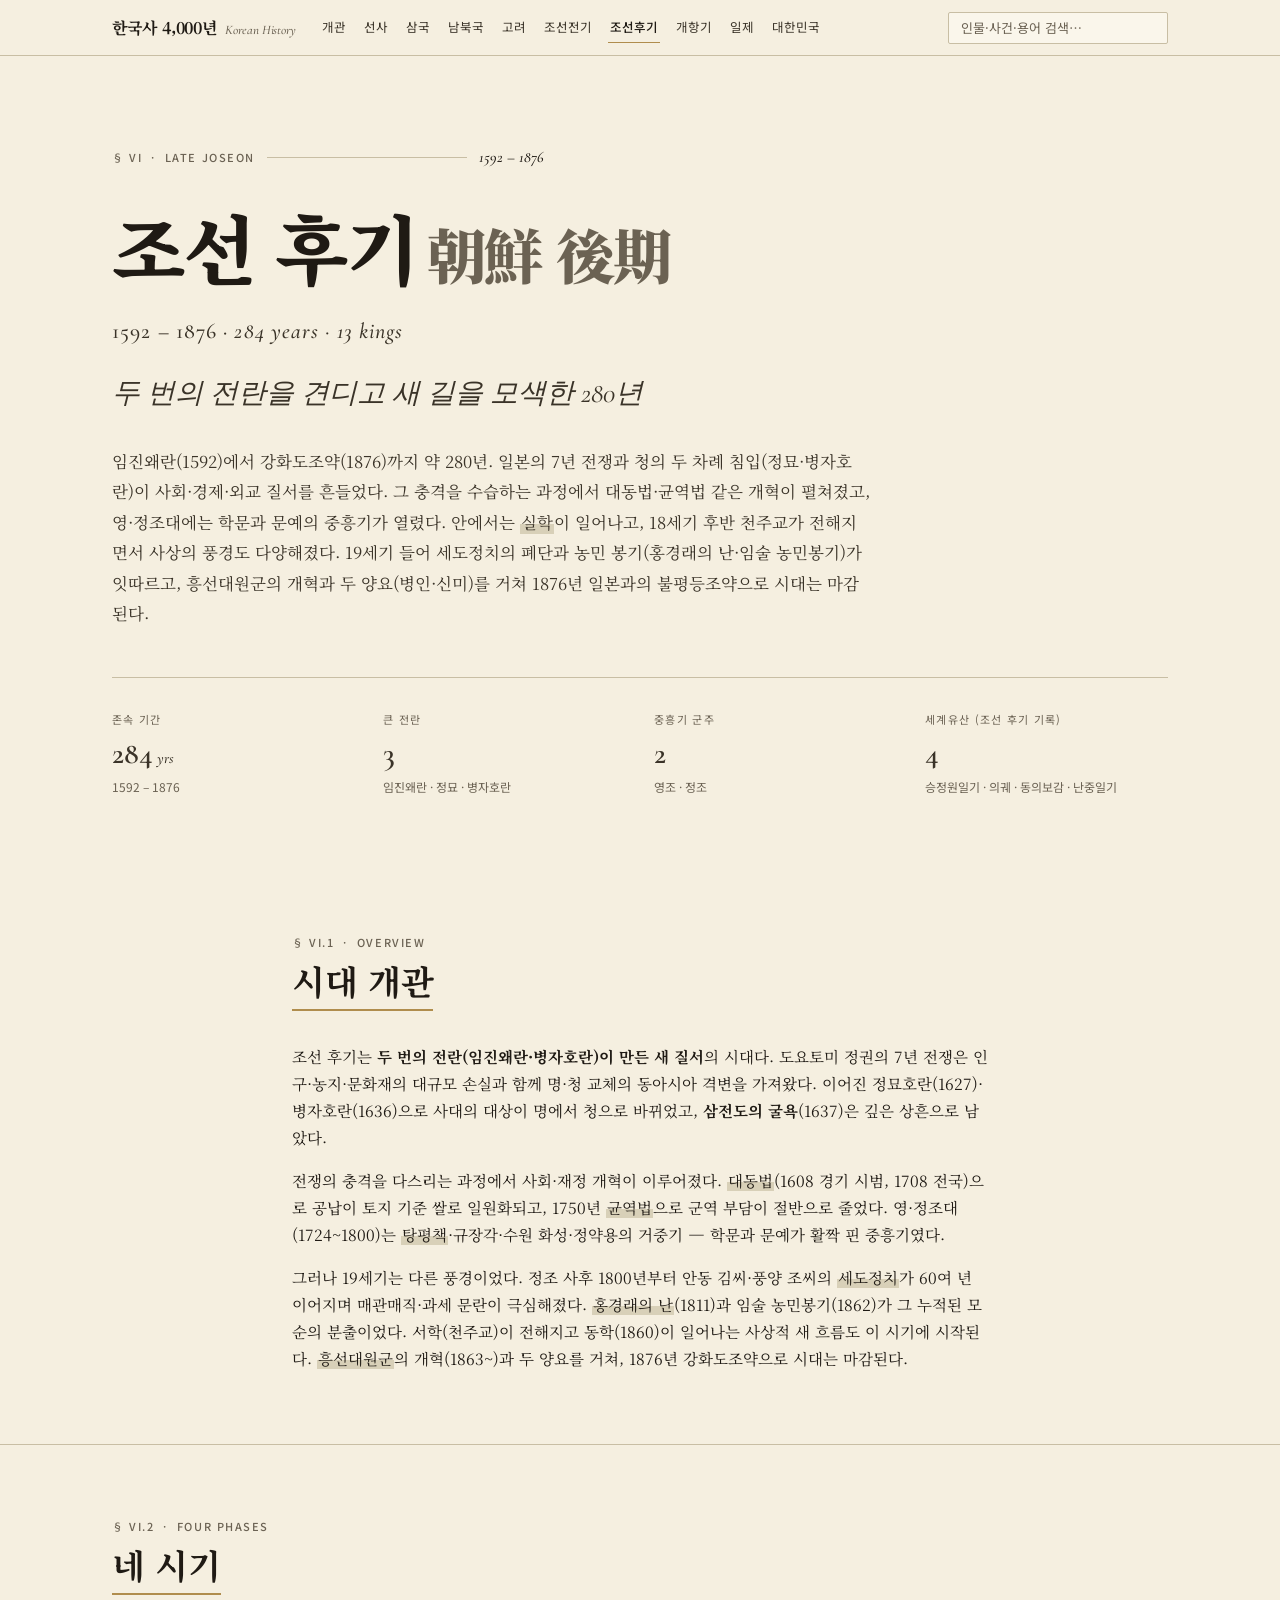
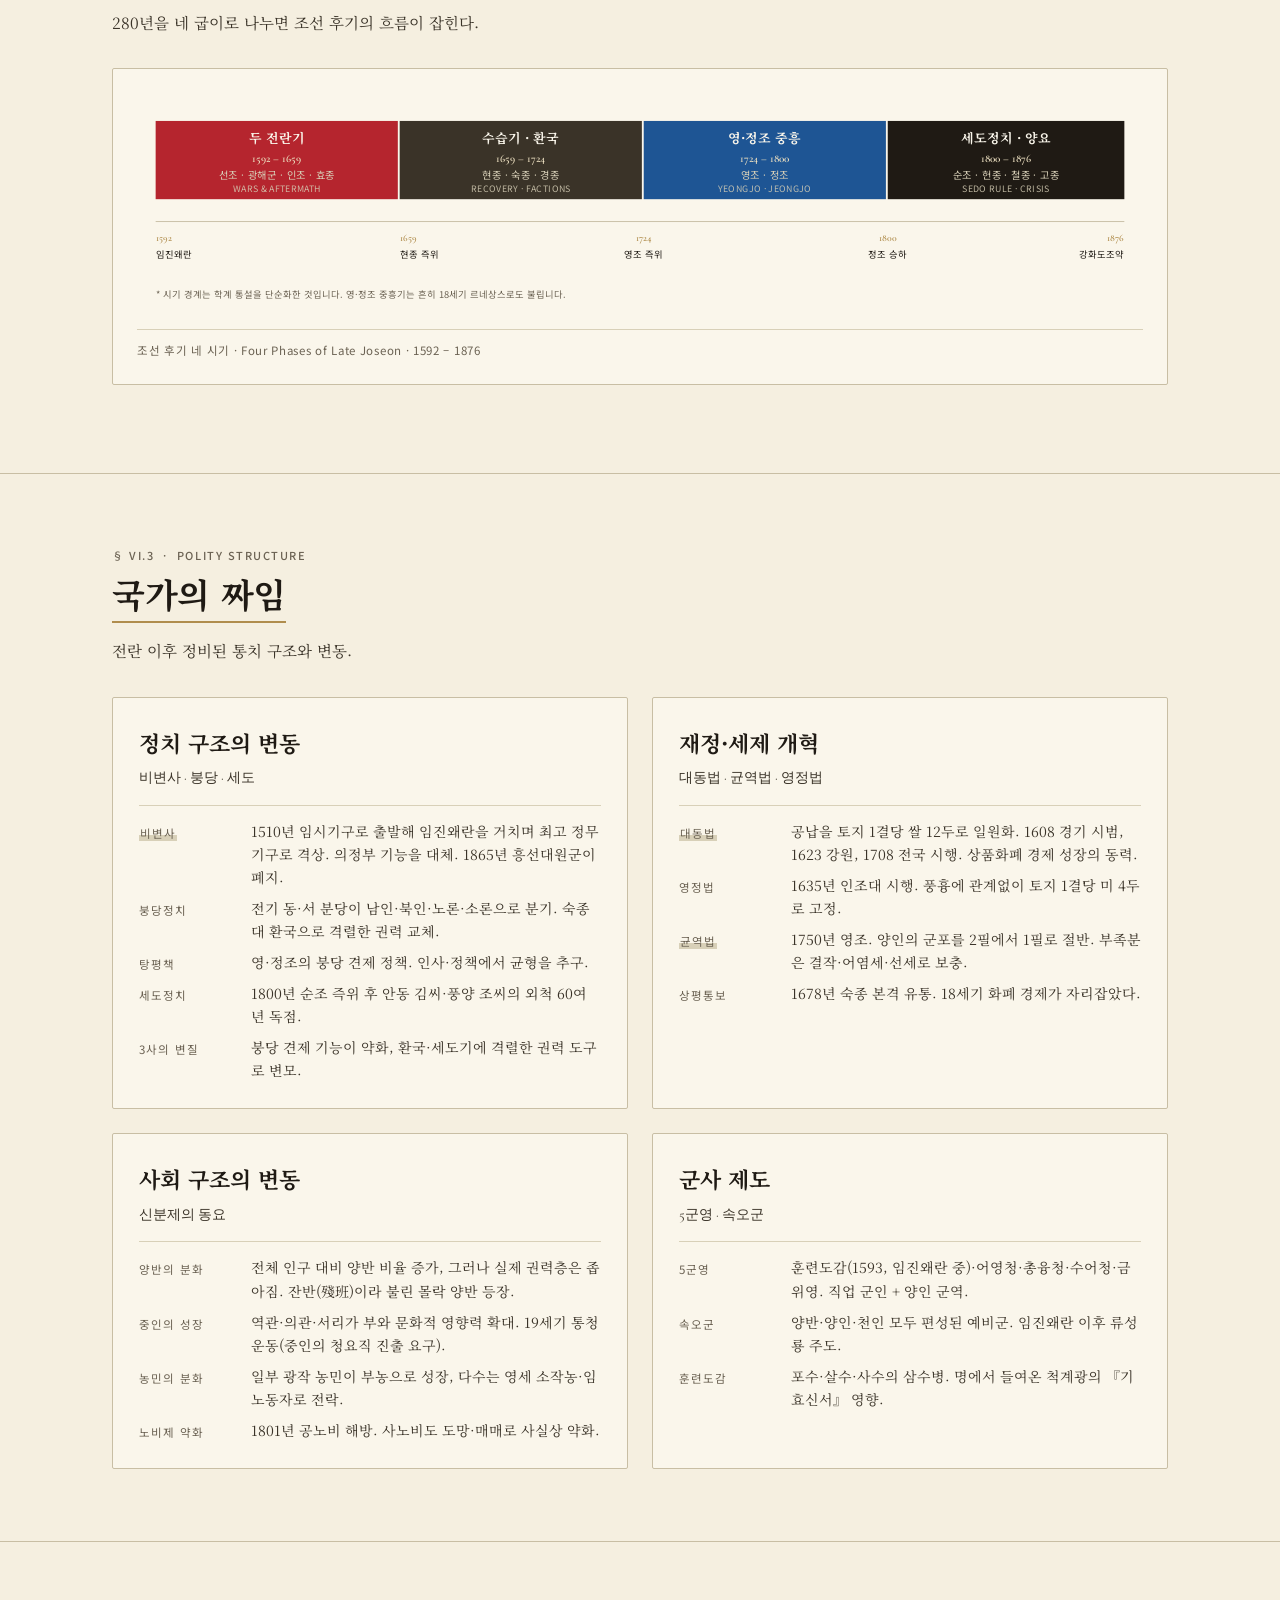
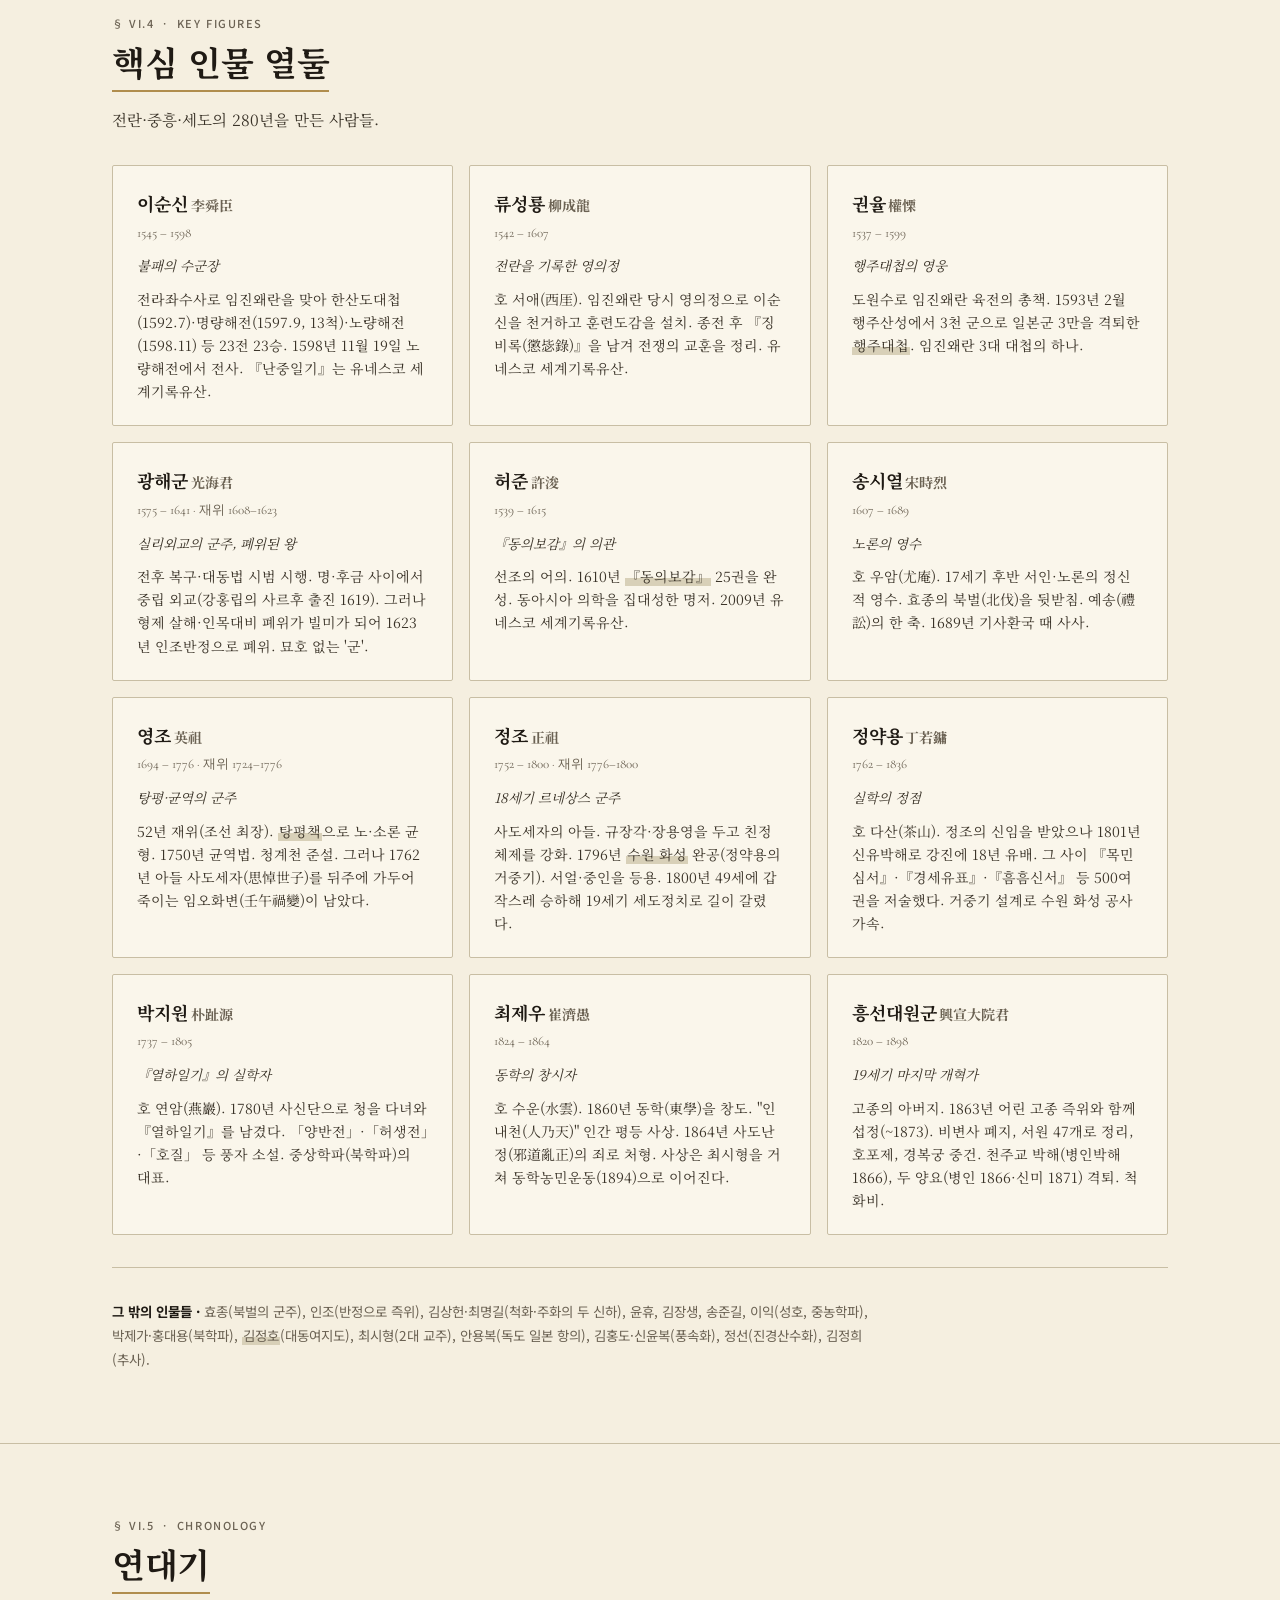
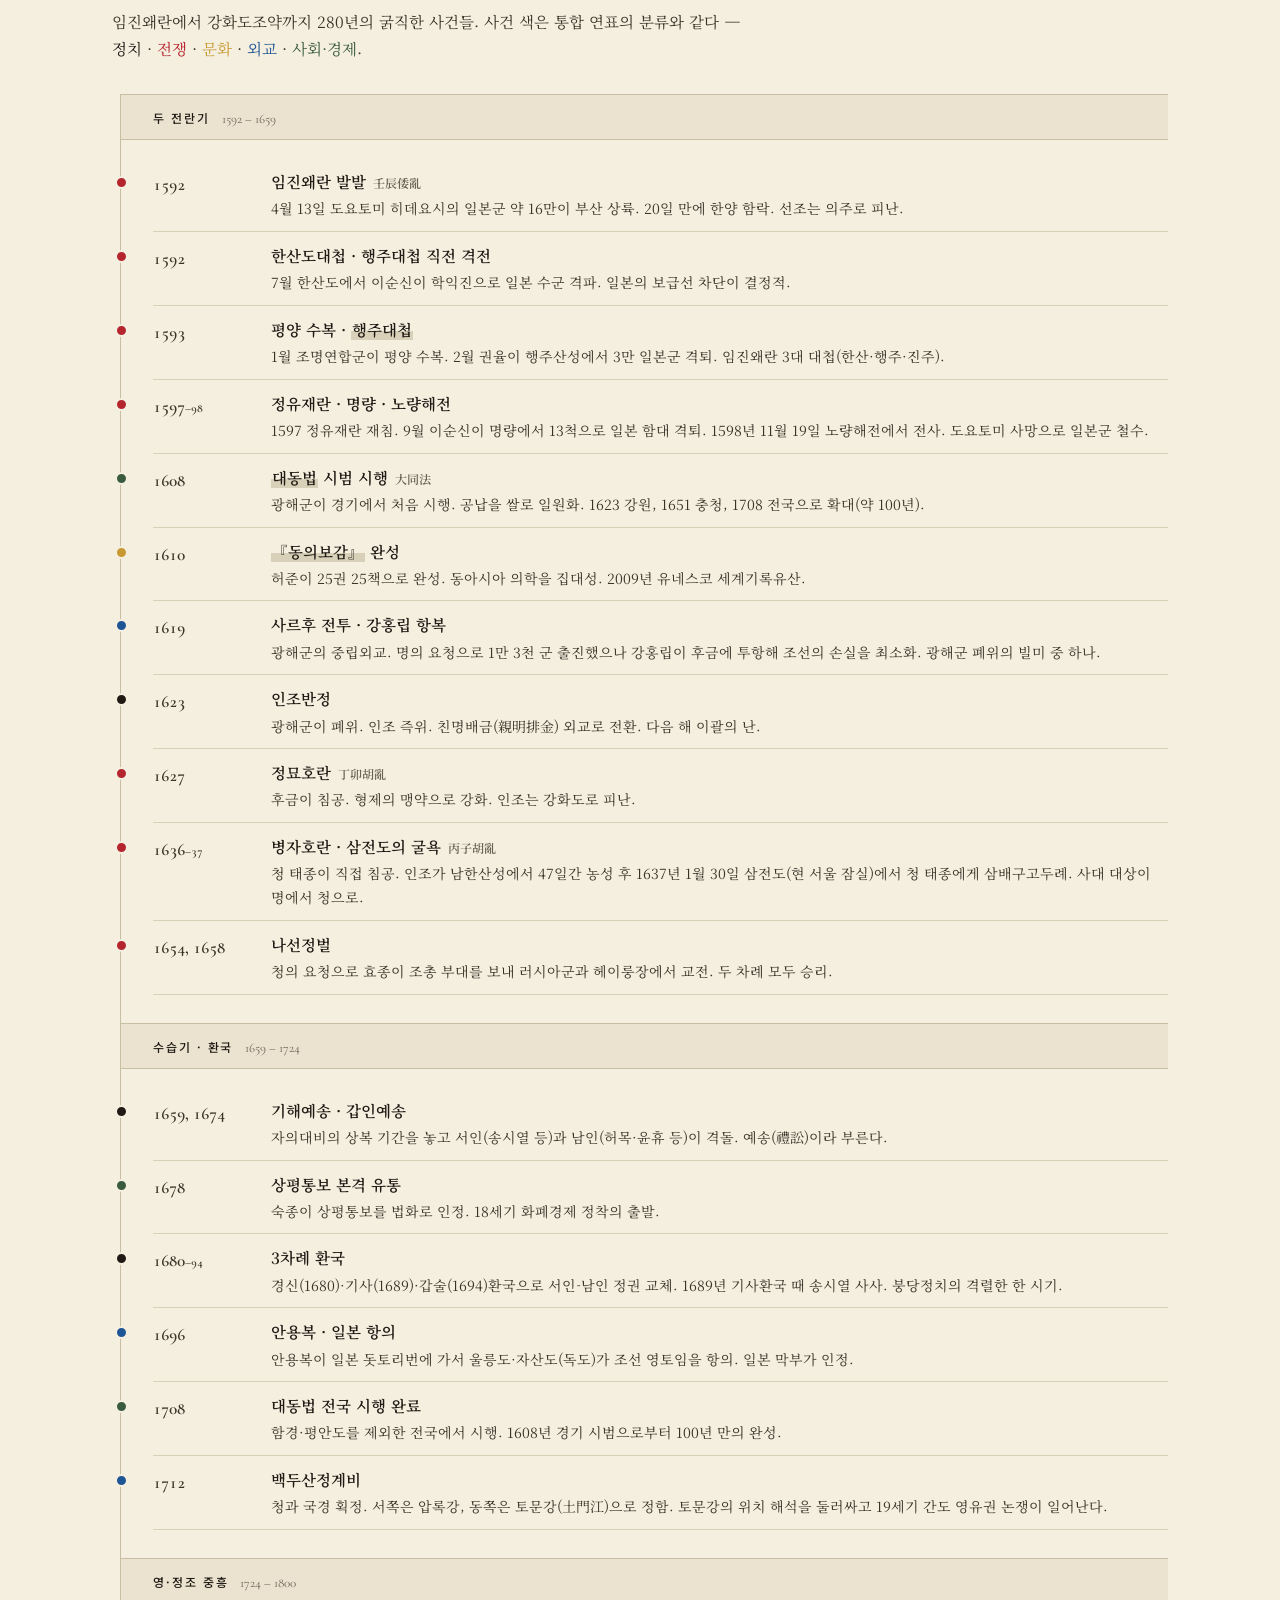
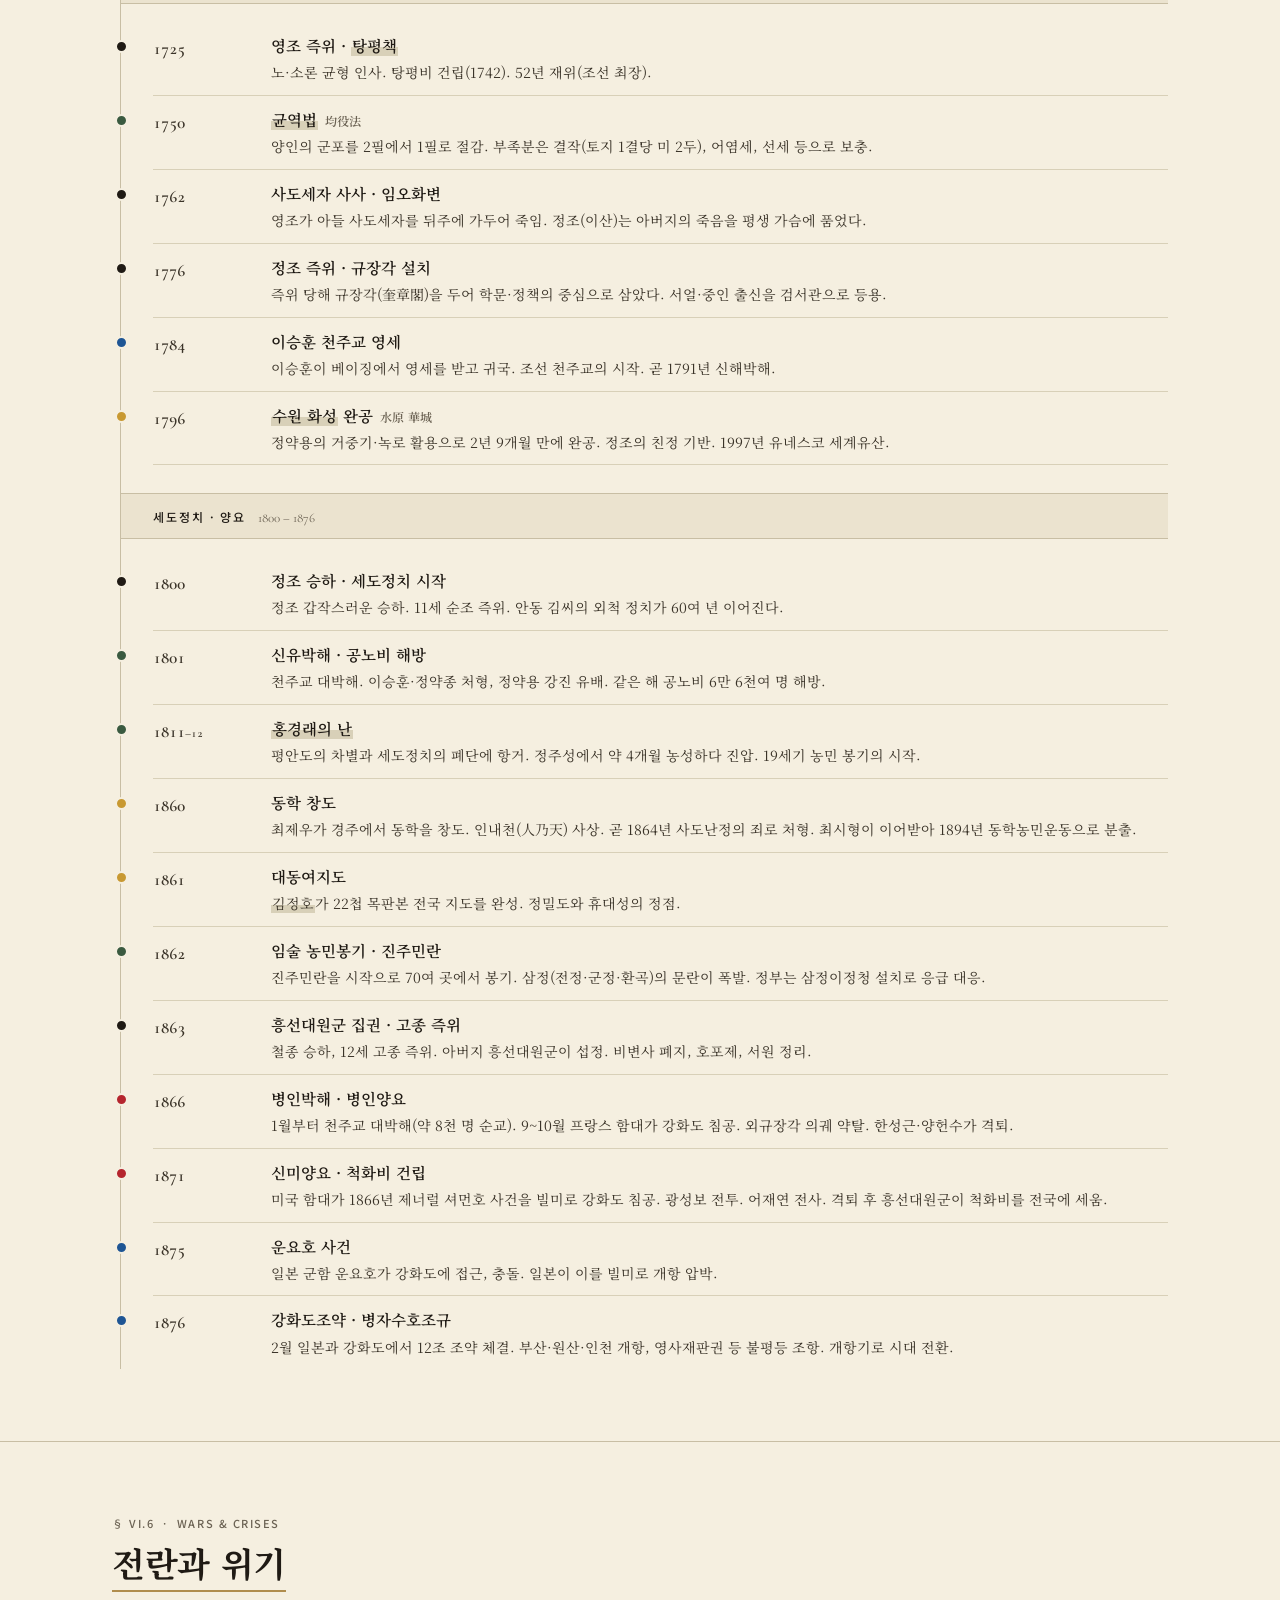
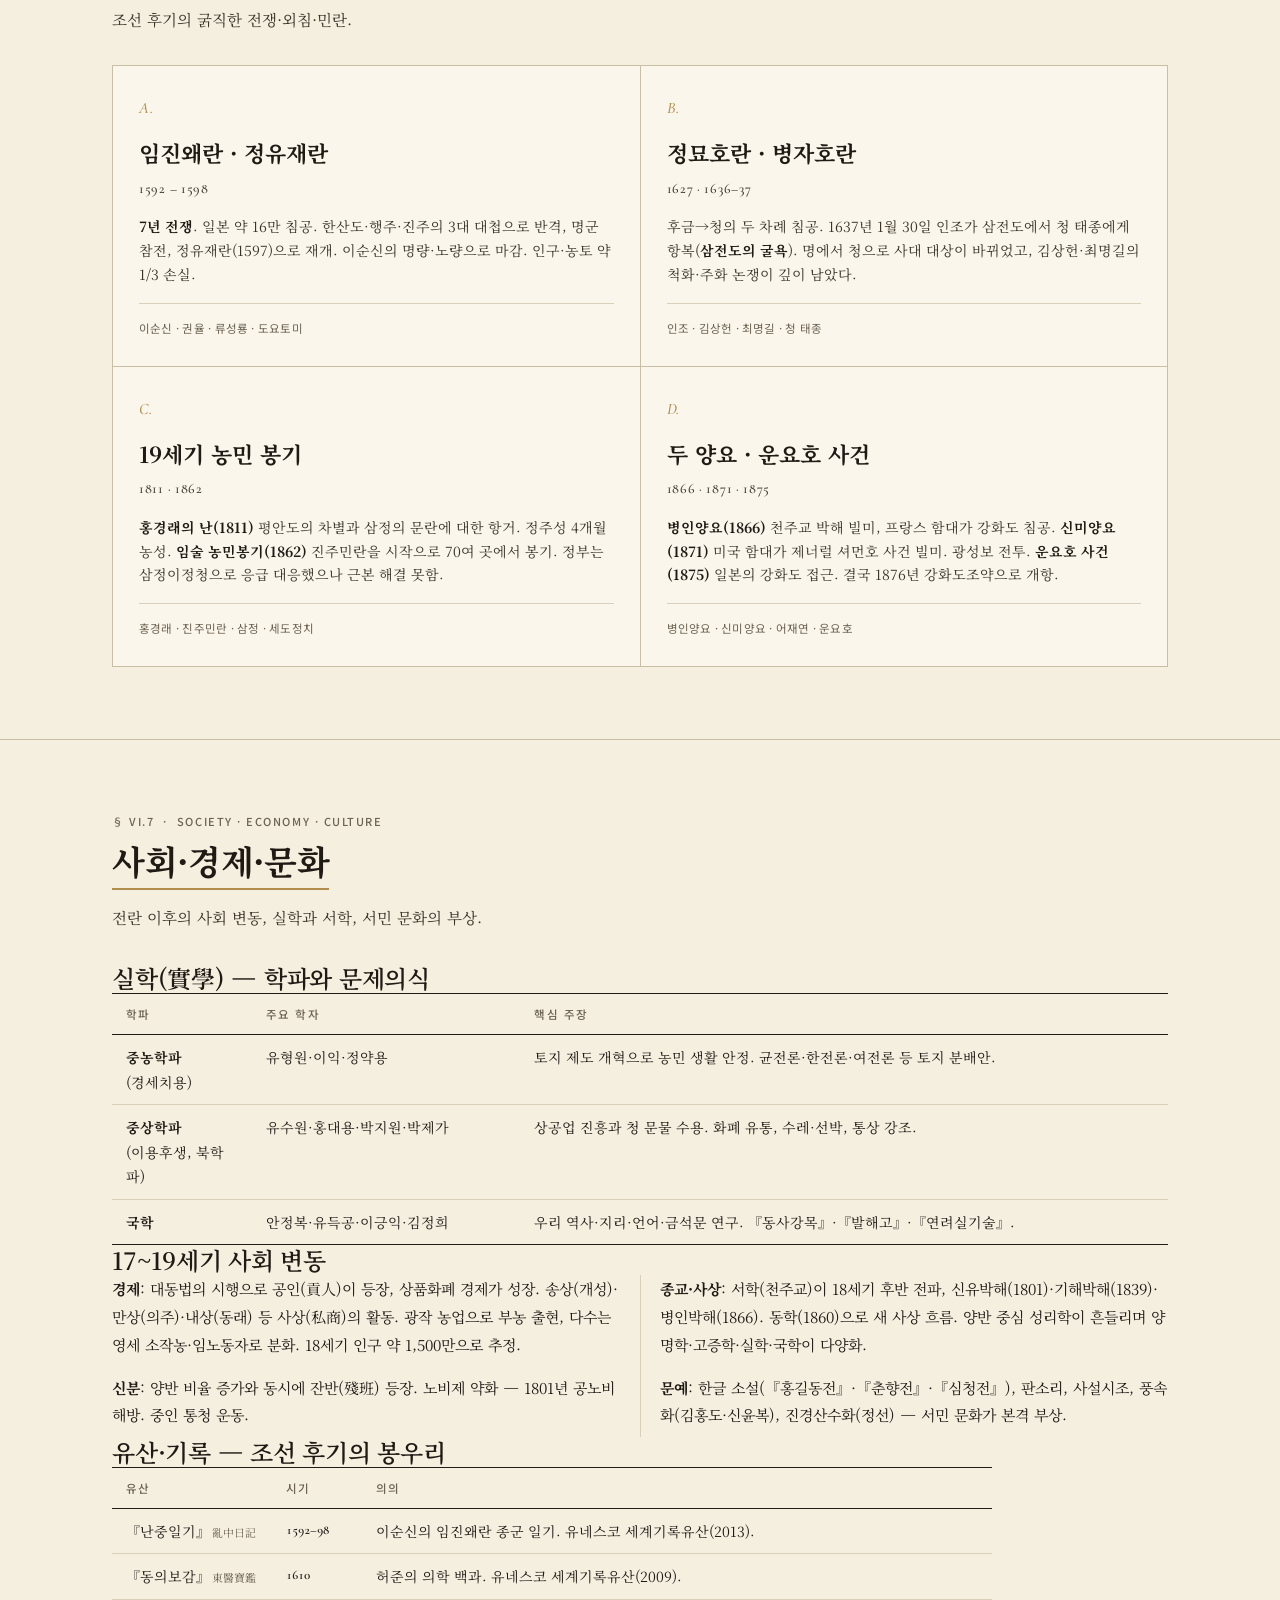
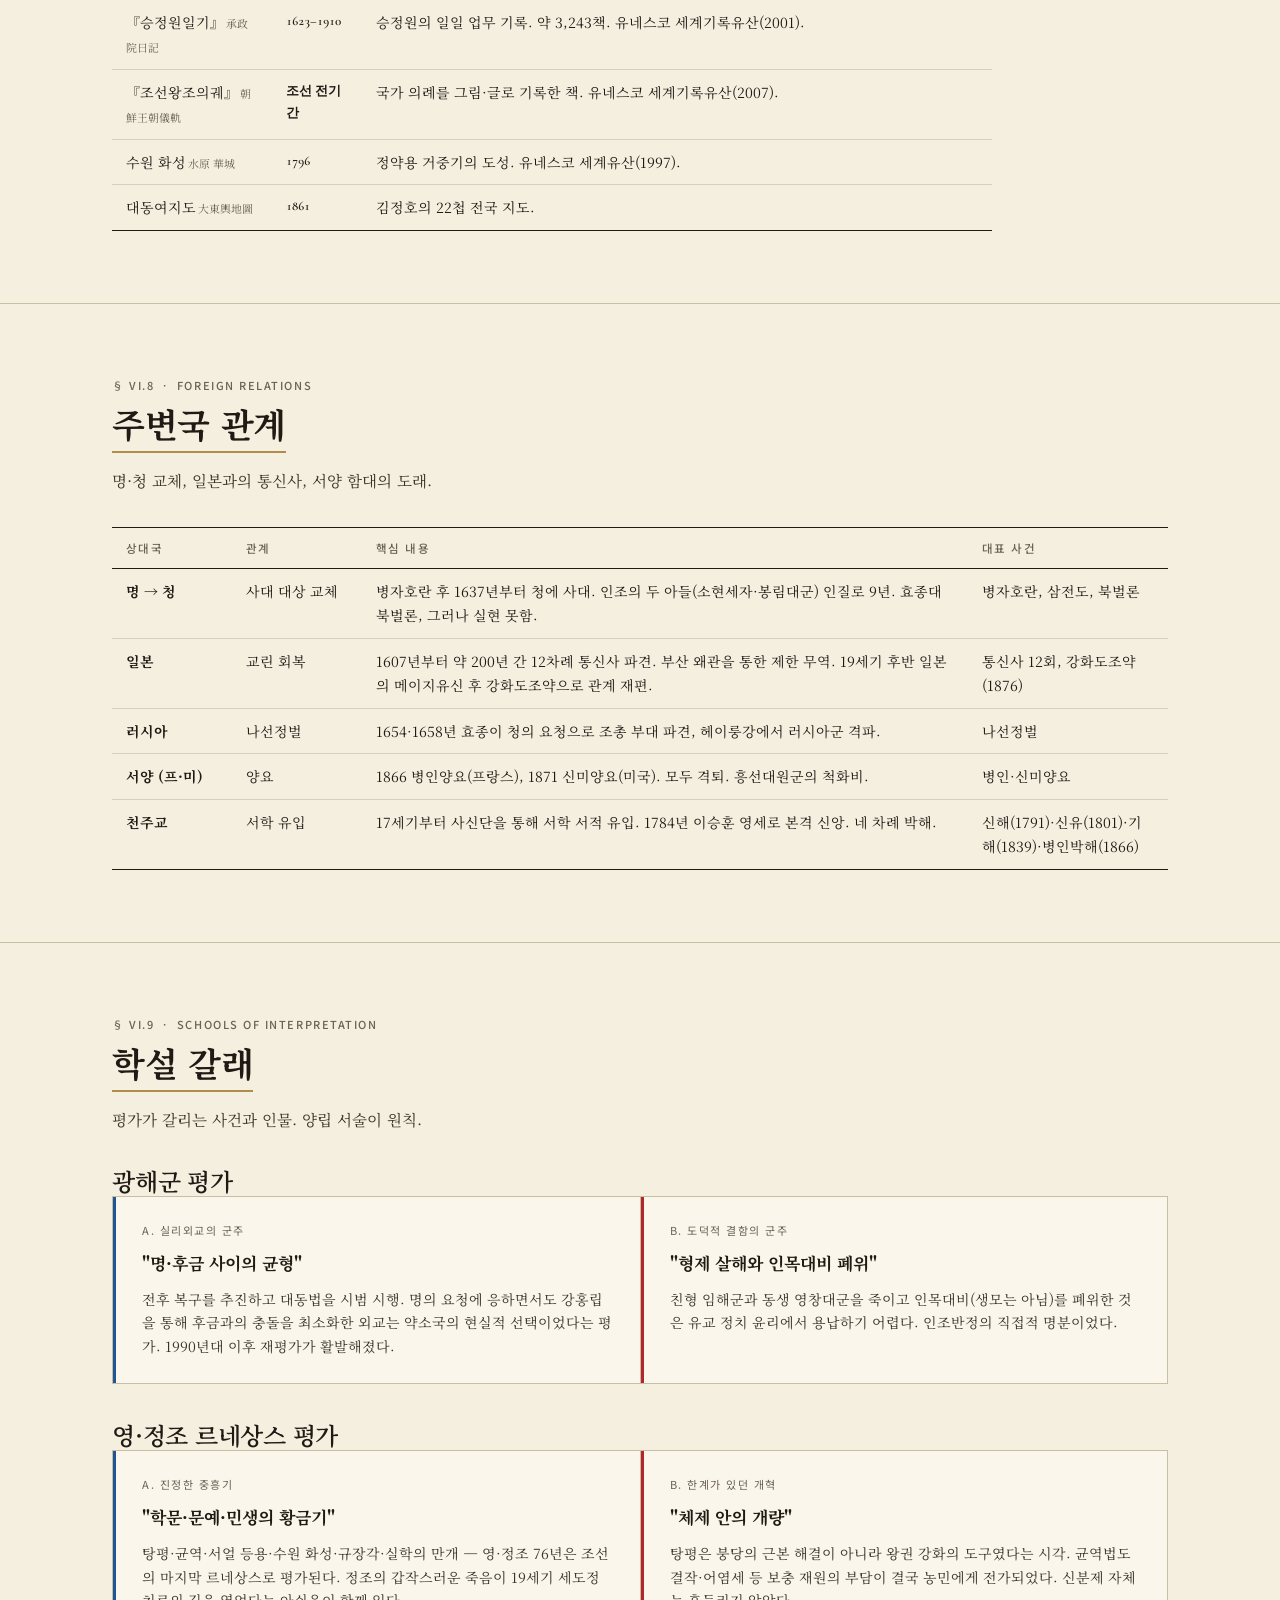
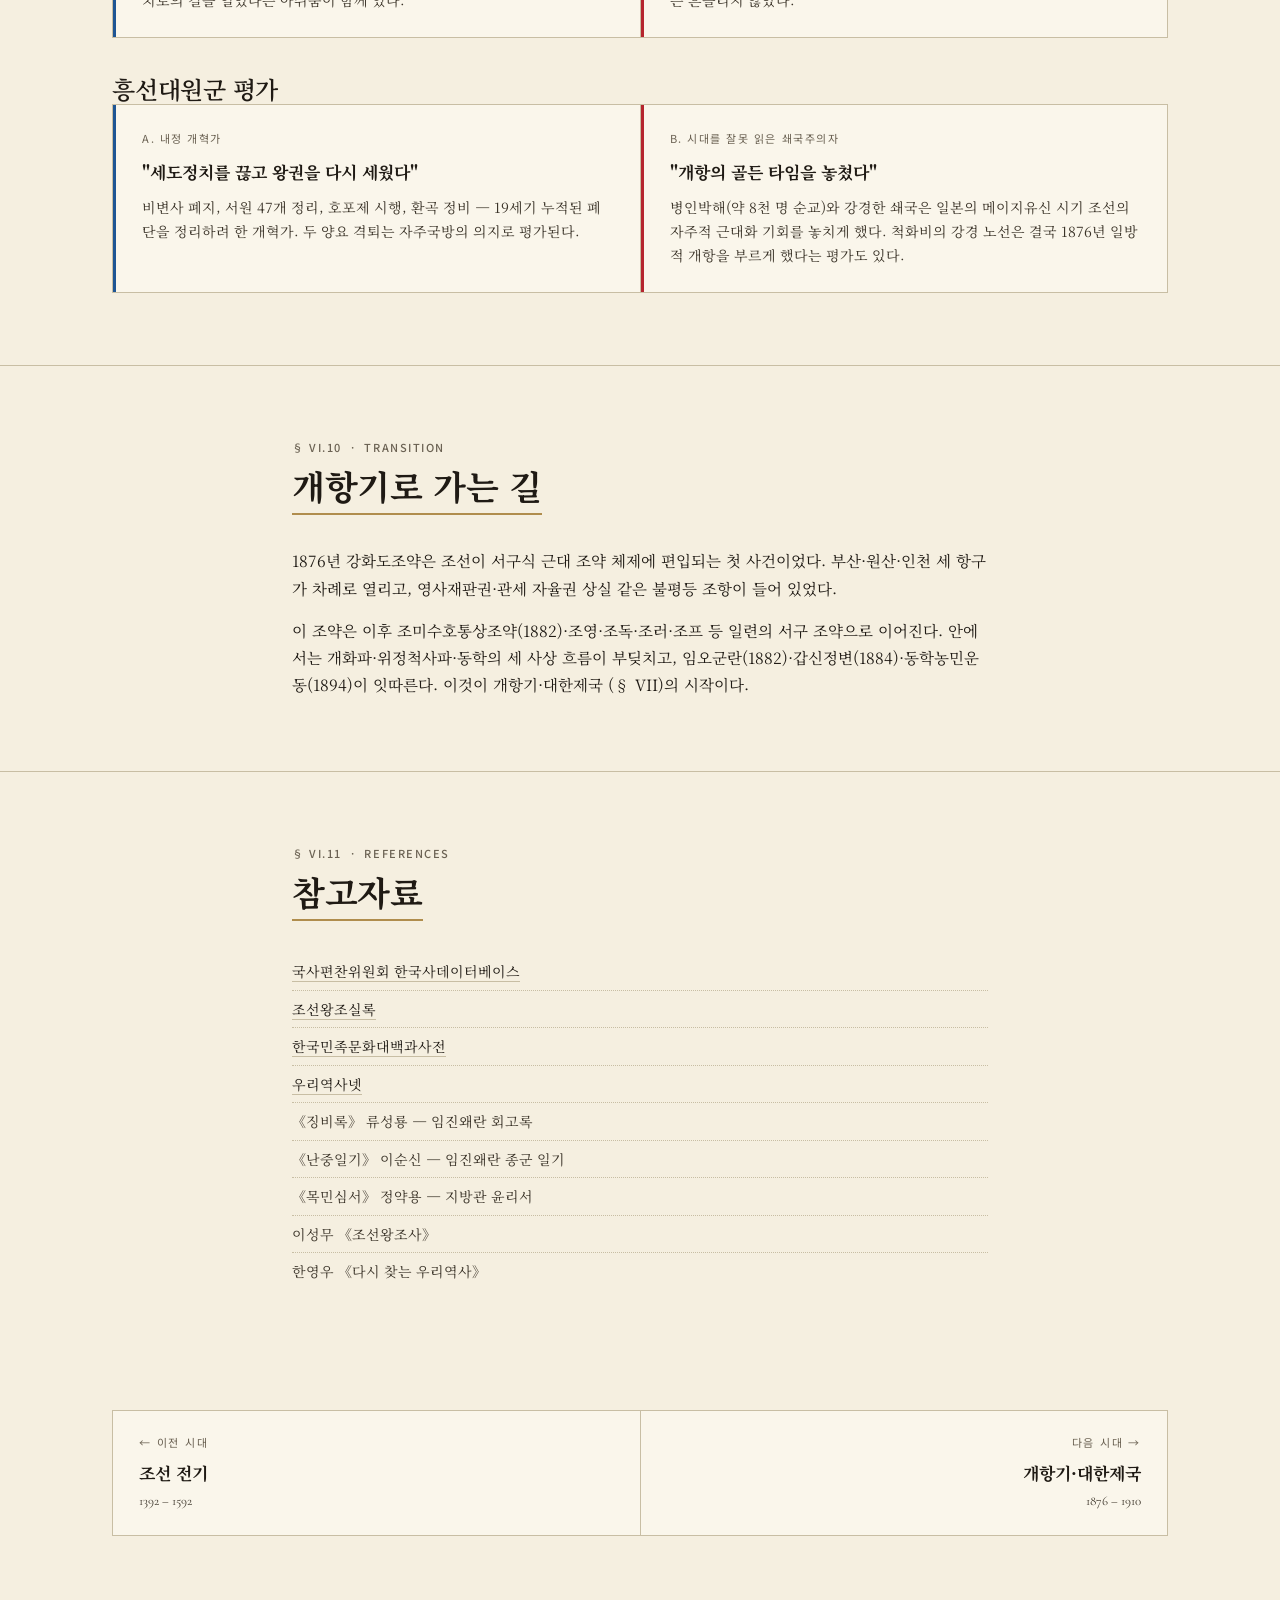
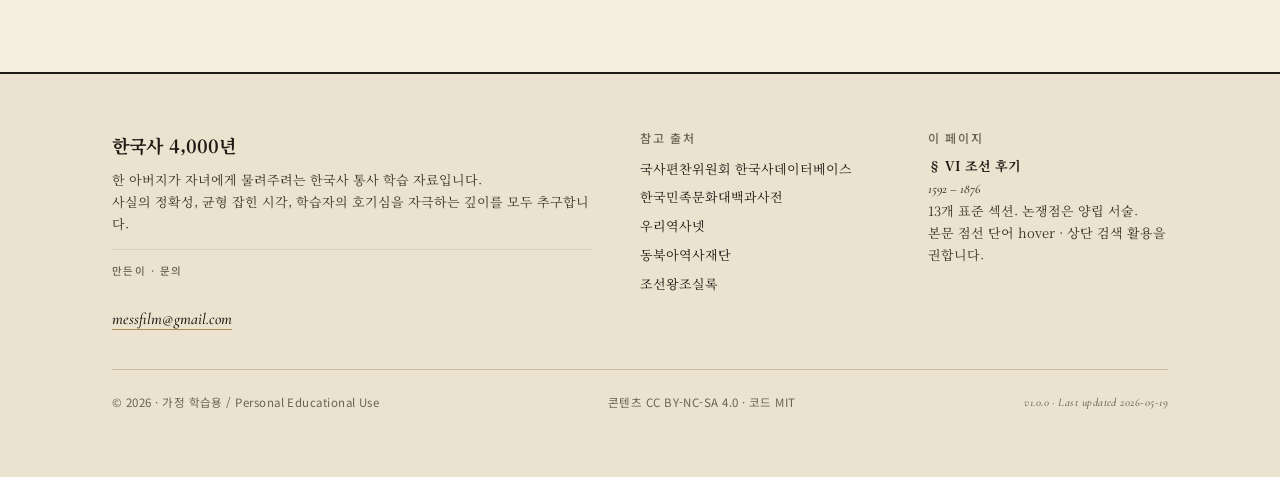
<file: eras/06-joseon-late.html>
<!doctype html>
<html lang="ko" data-era="joseon-late">
<head>
<meta charset="utf-8">
<title>§ VI 조선 후기 (1592–1876) — 한국사 4,000년</title>
<meta name="viewport" content="width=device-width, initial-scale=1">
<meta name="description" content="조선 후기(1592~1876) 약 280년의 통사. 임진왜란·병자호란의 충격, 영·정조의 중흥, 실학과 동학, 흥선대원군과 양요, 강화도조약까지.">
<link rel="stylesheet" href="../assets/styles.css">
</head>
<body>

<nav class="site-nav">
  <div class="site-nav__inner">
    <a class="site-nav__brand" href="../index.html">
      한국사 4,000년<span class="latin">Korean History</span>
    </a>
    <div class="site-nav__links">
      <a href="../index.html">개관</a>
      <a href="01-prehistoric.html">선사</a>
      <a href="02-three-kingdoms.html">삼국</a>
      <a href="03-north-south.html">남북국</a>
      <a href="04-goryeo.html">고려</a>
      <a href="05-joseon-early.html">조선전기</a>
      <a href="06-joseon-late.html" class="is-current">조선후기</a>
      <a href="07-modern-opening.html">개항기</a>
      <a href="08-japanese-colonial.html">일제</a>
      <a href="09-republic.html">대한민국</a>
    </div>
    <div class="search" data-search>
      <input class="search__input" type="search" placeholder="인물·사건·용어 검색…" aria-label="사이트 검색">
      <div class="search__results" role="listbox"></div>
    </div>
  </div>
</nav>

<!-- HERO -->
<header class="hero">
  <div class="container">
    <div class="hero__meta">
      <span class="meta">§ VI &nbsp;·&nbsp; Late Joseon</span>
      <span class="hero__meta-line"></span>
      <span class="latin">1592 – 1876</span>
    </div>
    <h1>조선 후기<span class="hanja">朝鮮 後期</span></h1>
    <p class="hero__period">1592 – 1876 · <span class="latin">284 years · 13 kings</span></p>
    <p class="hero__sub">두 번의 전란을 견디고 새 길을 모색한 280년</p>
    <p class="hero__lead">
      임진왜란(1592)에서 강화도조약(1876)까지 약 280년. 일본의 7년 전쟁과 청의 두 차례 침입(정묘·병자호란)이 사회·경제·외교 질서를 흔들었다.
      그 충격을 수습하는 과정에서 대동법·균역법 같은 개혁이 펼쳐졌고, 영·정조대에는 학문과 문예의 중흥기가 열렸다.
      안에서는 <span class="term" data-term="실학">실학</span>이 일어나고, 18세기 후반 천주교가 전해지면서 사상의 풍경도 다양해졌다.
      19세기 들어 세도정치의 폐단과 농민 봉기(홍경래의 난·임술 농민봉기)가 잇따르고,
      흥선대원군의 개혁과 두 양요(병인·신미)를 거쳐 1876년 일본과의 불평등조약으로 시대는 마감된다.
    </p>

    <div class="hero-stats">
      <div class="hero-stat">
        <div class="hero-stat__label">존속 기간</div>
        <div class="hero-stat__value">284<span class="latin" style="font-size:0.5em;margin-left:4px;">yrs</span></div>
        <div class="hero-stat__sub">1592 – 1876</div>
      </div>
      <div class="hero-stat">
        <div class="hero-stat__label">큰 전란</div>
        <div class="hero-stat__value">3</div>
        <div class="hero-stat__sub">임진왜란 · 정묘 · 병자호란</div>
      </div>
      <div class="hero-stat">
        <div class="hero-stat__label">중흥기 군주</div>
        <div class="hero-stat__value">2</div>
        <div class="hero-stat__sub">영조 · 정조</div>
      </div>
      <div class="hero-stat">
        <div class="hero-stat__label">세계유산 (조선 후기 기록)</div>
        <div class="hero-stat__value">4</div>
        <div class="hero-stat__sub">승정원일기 · 의궤 · 동의보감 · 난중일기</div>
      </div>
    </div>
  </div>
</header>

<!-- OVERVIEW -->
<section id="overview">
  <div class="container container--narrow">
    <header><span class="meta">§ VI.1 &nbsp;·&nbsp; Overview</span><h2>시대 개관</h2></header>
    <p>조선 후기는 <strong>두 번의 전란(임진왜란·병자호란)이 만든 새 질서</strong>의 시대다.
      도요토미 정권의 7년 전쟁은 인구·농지·문화재의 대규모 손실과 함께 명·청 교체의 동아시아 격변을 가져왔다.
      이어진 정묘호란(1627)·병자호란(1636)으로 사대의 대상이 명에서 청으로 바뀌었고, <strong>삼전도의 굴욕</strong>(1637)은 깊은 상흔으로 남았다.</p>
    <p>전쟁의 충격을 다스리는 과정에서 사회·재정 개혁이 이루어졌다.
      <span class="term" data-term="대동법">대동법</span>(1608 경기 시범, 1708 전국)으로 공납이 토지 기준 쌀로 일원화되고, 1750년 <span class="term" data-term="균역법">균역법</span>으로 군역 부담이 절반으로 줄었다.
      영·정조대(1724~1800)는 <span class="term" data-term="탕평책">탕평책</span>·규장각·수원 화성·정약용의 거중기 — 학문과 문예가 활짝 핀 중흥기였다.</p>
    <p>그러나 19세기는 다른 풍경이었다. 정조 사후 1800년부터 안동 김씨·풍양 조씨의 <span class="term" data-term="세도정치">세도정치</span>가 60여 년 이어지며 매관매직·과세 문란이 극심해졌다.
      <span class="term" data-term="홍경래의난">홍경래의 난</span>(1811)과 임술 농민봉기(1862)가 그 누적된 모순의 분출이었다.
      서학(천주교)이 전해지고 동학(1860)이 일어나는 사상적 새 흐름도 이 시기에 시작된다.
      <span class="term" data-term="흥선대원군">흥선대원군</span>의 개혁(1863~)과 두 양요를 거쳐, 1876년 강화도조약으로 시대는 마감된다.</p>
  </div>
</section>

<!-- PHASES -->
<section id="phases">
  <div class="container">
    <header><span class="meta">§ VI.2 &nbsp;·&nbsp; Four Phases</span><h2>네 시기</h2>
      <p class="lead">280년을 네 굽이로 나누면 조선 후기의 흐름이 잡힌다.</p></header>
    <div class="svg-figure">
      <svg viewBox="0 0 1080 240" xmlns="http://www.w3.org/2000/svg" role="img" aria-label="조선 후기 4시기 도식">
        <defs><style>
          .ph    { font-family: 'Noto Serif KR', serif; font-weight: 700; font-size: 14px; }
          .ph:not([fill])    { fill: #faf6eb; }
          .phY   { font-family: 'Cormorant Garamond', serif; font-weight: 600; font-size: 12px; }
          .phY:not([fill])   { fill: #ede0c1; }
          .phK   { font-family: 'Noto Sans KR', sans-serif; font-size: 11px; letter-spacing: 0.04em; }
          .phK:not([fill])   { fill: #d8d0b8; }
          .axL   { stroke: #c8bea4; stroke-width: 1; }
          .evt   { font-family: 'Noto Sans KR'; font-size: 10px; } .evt:not([fill])   { fill: #1f1a14; }
          .evtY  { font-family: 'Cormorant Garamond'; font-weight: 600; font-size: 10.5px; } .evtY:not([fill])  { fill: #b08d4d; }
        </style></defs>
        <g transform="translate(20, 30)">
          <rect x="0"   y="0" width="260" height="84" fill="#b5252e"/>
          <text x="130" y="24" class="ph" text-anchor="middle">두 전란기</text>
          <text x="130" y="44" class="phY" text-anchor="middle">1592 – 1659</text>
          <text x="130" y="62" class="phK" text-anchor="middle">선조 · 광해군 · 인조 · 효종</text>
          <text x="130" y="76" class="phK" text-anchor="middle" style="font-size:9.5px; opacity:0.85;">WARS &amp; AFTERMATH</text>

          <rect x="262" y="0" width="260" height="84" fill="#3a3328"/>
          <text x="392" y="24" class="ph" text-anchor="middle">수습기 · 환국</text>
          <text x="392" y="44" class="phY" text-anchor="middle">1659 – 1724</text>
          <text x="392" y="62" class="phK" text-anchor="middle">현종 · 숙종 · 경종</text>
          <text x="392" y="76" class="phK" text-anchor="middle" style="font-size:9.5px; opacity:0.85;">RECOVERY · FACTIONS</text>

          <rect x="524" y="0" width="260" height="84" fill="#1e5594"/>
          <text x="654" y="24" class="ph" text-anchor="middle">영·정조 중흥</text>
          <text x="654" y="44" class="phY" text-anchor="middle">1724 – 1800</text>
          <text x="654" y="62" class="phK" text-anchor="middle">영조 · 정조</text>
          <text x="654" y="76" class="phK" text-anchor="middle" style="font-size:9.5px; opacity:0.85;">YEONGJO · JEONGJO</text>

          <rect x="786" y="0" width="254" height="84" fill="#1f1a14"/>
          <text x="913" y="24" class="ph" text-anchor="middle">세도정치 · 양요</text>
          <text x="913" y="44" class="phY" text-anchor="middle">1800 – 1876</text>
          <text x="913" y="62" class="phK" text-anchor="middle">순조 · 헌종 · 철종 · 고종</text>
          <text x="913" y="76" class="phK" text-anchor="middle" style="font-size:9.5px; opacity:0.85;">SEDO RULE · CRISIS</text>
        </g>
        <line x1="20" y1="138" x2="1060" y2="138" class="axL"/>
        <g transform="translate(20, 145)">
          <text x="0"   y="14" class="evtY">1592</text>
          <text x="262" y="14" class="evtY">1659</text>
          <text x="524" y="14" class="evtY" text-anchor="middle">1724</text>
          <text x="786" y="14" class="evtY" text-anchor="middle">1800</text>
          <text x="1040" y="14" class="evtY" text-anchor="end">1876</text>
          <text x="0"   y="32" class="evt">임진왜란</text>
          <text x="262" y="32" class="evt">현종 즉위</text>
          <text x="524" y="32" class="evt" text-anchor="middle">영조 즉위</text>
          <text x="786" y="32" class="evt" text-anchor="middle">정조 승하</text>
          <text x="1040" y="32" class="evt" text-anchor="end">강화도조약</text>
        </g>
        <text x="20" y="220" class="evt" style="fill:#6b6253;">* 시기 경계는 학계 통설을 단순화한 것입니다. 영·정조 중흥기는 흔히 18세기 르네상스로도 불립니다.</text>
      </svg>
      <div class="svg-figure__caption">조선 후기 네 시기 · Four Phases of Late Joseon · 1592 – 1876</div>
    </div>
  </div>
</section>

<!-- POLITY -->
<section id="polity">
  <div class="container">
    <header><span class="meta">§ VI.3 &nbsp;·&nbsp; Polity Structure</span><h2>국가의 짜임</h2>
      <p class="lead">전란 이후 정비된 통치 구조와 변동.</p></header>
    <div class="dynasty-grid">
      <div class="dynasty-card">
        <div class="dynasty-card__header"><div class="dynasty-card__name">정치 구조의 변동</div><div class="dynasty-card__period">비변사 · 붕당 · 세도</div></div>
        <dl>
          <dt><span class="term" data-term="비변사">비변사</span></dt><dd>1510년 임시기구로 출발해 임진왜란을 거치며 최고 정무 기구로 격상. 의정부 기능을 대체. 1865년 흥선대원군이 폐지.</dd>
          <dt>붕당정치</dt><dd>전기 동·서 분당이 남인·북인·노론·소론으로 분기. 숙종대 환국으로 격렬한 권력 교체.</dd>
          <dt>탕평책</dt><dd>영·정조의 붕당 견제 정책. 인사·정책에서 균형을 추구.</dd>
          <dt>세도정치</dt><dd>1800년 순조 즉위 후 안동 김씨·풍양 조씨의 외척 60여 년 독점.</dd>
          <dt>3사의 변질</dt><dd>붕당 견제 기능이 약화, 환국·세도기에 격렬한 권력 도구로 변모.</dd>
        </dl>
      </div>

      <div class="dynasty-card">
        <div class="dynasty-card__header"><div class="dynasty-card__name">재정·세제 개혁</div><div class="dynasty-card__period">대동법 · 균역법 · 영정법</div></div>
        <dl>
          <dt><span class="term" data-term="대동법">대동법</span></dt><dd>공납을 토지 1결당 쌀 12두로 일원화. 1608 경기 시범, 1623 강원, 1708 전국 시행. 상품화폐 경제 성장의 동력.</dd>
          <dt>영정법</dt><dd>1635년 인조대 시행. 풍흉에 관계없이 토지 1결당 미 4두로 고정.</dd>
          <dt><span class="term" data-term="균역법">균역법</span></dt><dd>1750년 영조. 양인의 군포를 2필에서 1필로 절반. 부족분은 결작·어염세·선세로 보충.</dd>
          <dt>상평통보</dt><dd>1678년 숙종 본격 유통. 18세기 화폐 경제가 자리잡았다.</dd>
        </dl>
      </div>

      <div class="dynasty-card">
        <div class="dynasty-card__header"><div class="dynasty-card__name">사회 구조의 변동</div><div class="dynasty-card__period">신분제의 동요</div></div>
        <dl>
          <dt>양반의 분화</dt><dd>전체 인구 대비 양반 비율 증가, 그러나 실제 권력층은 좁아짐. 잔반(殘班)이라 불린 몰락 양반 등장.</dd>
          <dt>중인의 성장</dt><dd>역관·의관·서리가 부와 문화적 영향력 확대. 19세기 통청 운동(중인의 청요직 진출 요구).</dd>
          <dt>농민의 분화</dt><dd>일부 광작 농민이 부농으로 성장, 다수는 영세 소작농·임노동자로 전락.</dd>
          <dt>노비제 약화</dt><dd>1801년 공노비 해방. 사노비도 도망·매매로 사실상 약화.</dd>
        </dl>
      </div>

      <div class="dynasty-card">
        <div class="dynasty-card__header"><div class="dynasty-card__name">군사 제도</div><div class="dynasty-card__period">5군영 · 속오군</div></div>
        <dl>
          <dt>5군영</dt><dd>훈련도감(1593, 임진왜란 중)·어영청·총융청·수어청·금위영. 직업 군인 + 양인 군역.</dd>
          <dt>속오군</dt><dd>양반·양인·천인 모두 편성된 예비군. 임진왜란 이후 류성룡 주도.</dd>
          <dt>훈련도감</dt><dd>포수·살수·사수의 삼수병. 명에서 들여온 척계광의 『기효신서』 영향.</dd>
        </dl>
      </div>
    </div>
  </div>
</section>

<!-- PEOPLE -->
<section id="people">
  <div class="container">
    <header><span class="meta">§ VI.4 &nbsp;·&nbsp; Key Figures</span><h2>핵심 인물 열둘</h2>
      <p class="lead">전란·중흥·세도의 280년을 만든 사람들.</p></header>
    <div class="fig-grid">

      <div class="fig-card" id="이순신">
        <div class="fig-card__name">이순신<span class="hanja">李舜臣</span></div>
        <div class="fig-card__years">1545 – 1598</div>
        <div class="fig-card__epithet">불패의 수군장</div>
        <div class="fig-card__body">전라좌수사로 임진왜란을 맞아 한산도대첩(1592.7)·명량해전(1597.9, 13척)·노량해전(1598.11) 등 23전 23승. 1598년 11월 19일 노량해전에서 전사. 『난중일기』는 유네스코 세계기록유산.</div>
      </div>

      <div class="fig-card" id="류성룡">
        <div class="fig-card__name">류성룡<span class="hanja">柳成龍</span></div>
        <div class="fig-card__years">1542 – 1607</div>
        <div class="fig-card__epithet">전란을 기록한 영의정</div>
        <div class="fig-card__body">호 서애(西厓). 임진왜란 당시 영의정으로 이순신을 천거하고 훈련도감을 설치. 종전 후 『징비록(懲毖錄)』을 남겨 전쟁의 교훈을 정리. 유네스코 세계기록유산.</div>
      </div>

      <div class="fig-card" id="권율">
        <div class="fig-card__name">권율<span class="hanja">權慄</span></div>
        <div class="fig-card__years">1537 – 1599</div>
        <div class="fig-card__epithet">행주대첩의 영웅</div>
        <div class="fig-card__body">도원수로 임진왜란 육전의 총책. 1593년 2월 행주산성에서 3천 군으로 일본군 3만을 격퇴한 <span class="term" data-term="행주대첩">행주대첩</span>. 임진왜란 3대 대첩의 하나.</div>
      </div>

      <div class="fig-card" id="광해군">
        <div class="fig-card__name">광해군<span class="hanja">光海君</span></div>
        <div class="fig-card__years">1575 – 1641 · 재위 1608–1623</div>
        <div class="fig-card__epithet">실리외교의 군주, 폐위된 왕</div>
        <div class="fig-card__body">전후 복구·대동법 시범 시행. 명·후금 사이에서 중립 외교(강홍립의 사르후 출진 1619). 그러나 형제 살해·인목대비 폐위가 빌미가 되어 1623년 인조반정으로 폐위. 묘호 없는 '군'.</div>
      </div>

      <div class="fig-card" id="허준">
        <div class="fig-card__name">허준<span class="hanja">許浚</span></div>
        <div class="fig-card__years">1539 – 1615</div>
        <div class="fig-card__epithet">『동의보감』의 의관</div>
        <div class="fig-card__body">선조의 어의. 1610년 <span class="term" data-term="동의보감">『동의보감』</span> 25권을 완성. 동아시아 의학을 집대성한 명저. 2009년 유네스코 세계기록유산.</div>
      </div>

      <div class="fig-card" id="송시열">
        <div class="fig-card__name">송시열<span class="hanja">宋時烈</span></div>
        <div class="fig-card__years">1607 – 1689</div>
        <div class="fig-card__epithet">노론의 영수</div>
        <div class="fig-card__body">호 우암(尤庵). 17세기 후반 서인·노론의 정신적 영수. 효종의 북벌(北伐)을 뒷받침. 예송(禮訟)의 한 축. 1689년 기사환국 때 사사.</div>
      </div>

      <div class="fig-card" id="영조">
        <div class="fig-card__name">영조<span class="hanja">英祖</span></div>
        <div class="fig-card__years">1694 – 1776 · 재위 1724–1776</div>
        <div class="fig-card__epithet">탕평·균역의 군주</div>
        <div class="fig-card__body">52년 재위(조선 최장). <span class="term" data-term="탕평책">탕평책</span>으로 노·소론 균형. 1750년 균역법. 청계천 준설. 그러나 1762년 아들 사도세자(思悼世子)를 뒤주에 가두어 죽이는 임오화변(壬午禍變)이 남았다.</div>
      </div>

      <div class="fig-card" id="정조">
        <div class="fig-card__name">정조<span class="hanja">正祖</span></div>
        <div class="fig-card__years">1752 – 1800 · 재위 1776–1800</div>
        <div class="fig-card__epithet">18세기 르네상스 군주</div>
        <div class="fig-card__body">사도세자의 아들. 규장각·장용영을 두고 친정 체제를 강화. 1796년 <span class="term" data-term="수원화성">수원 화성</span> 완공(정약용의 거중기). 서얼·중인을 등용. 1800년 49세에 갑작스레 승하해 19세기 세도정치로 길이 갈렸다.</div>
      </div>

      <div class="fig-card" id="정약용">
        <div class="fig-card__name">정약용<span class="hanja">丁若鏞</span></div>
        <div class="fig-card__years">1762 – 1836</div>
        <div class="fig-card__epithet">실학의 정점</div>
        <div class="fig-card__body">호 다산(茶山). 정조의 신임을 받았으나 1801년 신유박해로 강진에 18년 유배. 그 사이 『목민심서』·『경세유표』·『흠흠신서』 등 500여 권을 저술했다. 거중기 설계로 수원 화성 공사 가속.</div>
      </div>

      <div class="fig-card" id="박지원">
        <div class="fig-card__name">박지원<span class="hanja">朴趾源</span></div>
        <div class="fig-card__years">1737 – 1805</div>
        <div class="fig-card__epithet">『열하일기』의 실학자</div>
        <div class="fig-card__body">호 연암(燕巖). 1780년 사신단으로 청을 다녀와 『열하일기』를 남겼다. 「양반전」·「허생전」·「호질」 등 풍자 소설. 중상학파(북학파)의 대표.</div>
      </div>

      <div class="fig-card" id="최제우">
        <div class="fig-card__name">최제우<span class="hanja">崔濟愚</span></div>
        <div class="fig-card__years">1824 – 1864</div>
        <div class="fig-card__epithet">동학의 창시자</div>
        <div class="fig-card__body">호 수운(水雲). 1860년 동학(東學)을 창도. "인내천(人乃天)" 인간 평등 사상. 1864년 사도난정(邪道亂正)의 죄로 처형. 사상은 최시형을 거쳐 동학농민운동(1894)으로 이어진다.</div>
      </div>

      <div class="fig-card" id="흥선대원군">
        <div class="fig-card__name">흥선대원군<span class="hanja">興宣大院君</span></div>
        <div class="fig-card__years">1820 – 1898</div>
        <div class="fig-card__epithet">19세기 마지막 개혁가</div>
        <div class="fig-card__body">고종의 아버지. 1863년 어린 고종 즉위와 함께 섭정(~1873). 비변사 폐지, 서원 47개로 정리, 호포제, 경복궁 중건. 천주교 박해(병인박해 1866), 두 양요(병인 1866·신미 1871) 격퇴. 척화비.</div>
      </div>

    </div>
    <hr>
    <p style="font-size:13.5px; color:var(--meok-mute); font-family:'Noto Sans KR'; max-width:760px;">
      <strong>그 밖의 인물들 · </strong>
      효종(북벌의 군주), 인조(반정으로 즉위), 김상헌·최명길(척화·주화의 두 신하), 윤휴, 김장생, 송준길,
      이익(성호, 중농학파), 박제가·홍대용(북학파), <span class="term" data-term="김정호">김정호</span>(대동여지도),
      최시형(2대 교주), 안용복(독도 일본 항의), 김홍도·신윤복(풍속화), 정선(진경산수화), 김정희(추사).
    </p>
  </div>
</section>

<!-- CHRONOLOGY -->
<section id="chronology">
  <div class="container">
    <header><span class="meta">§ VI.5 &nbsp;·&nbsp; Chronology</span><h2>연대기</h2>
      <p class="lead">임진왜란에서 강화도조약까지 280년의 굵직한 사건들. 사건 색은 통합 연표의 분류와 같다 — <span style="color:var(--meok);">정치</span> · <span style="color:var(--jeok);">전쟁</span> · <span style="color:var(--hwang);">문화</span> · <span style="color:var(--cheong);">외교</span> · <span style="color:var(--danchong-g);">사회·경제</span>.</p></header>
    <div class="timeline">

      <div class="timeline__phase"><span class="timeline__phase-title">두 전란기</span><span class="timeline__phase-period">1592 – 1659</span></div>

      <div class="tl-event" data-cat="war"><div class="tl-event__year">1592</div><div>
        <div class="tl-event__title">임진왜란 발발 <span class="hanja">壬辰倭亂</span></div>
        <div class="tl-event__body">4월 13일 도요토미 히데요시의 일본군 약 16만이 부산 상륙. 20일 만에 한양 함락. 선조는 의주로 피난.</div></div></div>

      <div class="tl-event" data-cat="war"><div class="tl-event__year">1592</div><div>
        <div class="tl-event__title">한산도대첩 · 행주대첩 직전 격전</div>
        <div class="tl-event__body">7월 한산도에서 이순신이 학익진으로 일본 수군 격파. 일본의 보급선 차단이 결정적.</div></div></div>

      <div class="tl-event" data-cat="war"><div class="tl-event__year">1593</div><div>
        <div class="tl-event__title">평양 수복 · <span class="term" data-term="행주대첩">행주대첩</span></div>
        <div class="tl-event__body">1월 조명연합군이 평양 수복. 2월 권율이 행주산성에서 3만 일본군 격퇴. 임진왜란 3대 대첩(한산·행주·진주).</div></div></div>

      <div class="tl-event" data-cat="war"><div class="tl-event__year">1597<span style="font-size:0.7em;">–98</span></div><div>
        <div class="tl-event__title">정유재란 · 명량 · 노량해전</div>
        <div class="tl-event__body">1597 정유재란 재침. 9월 이순신이 명량에서 13척으로 일본 함대 격퇴. 1598년 11월 19일 노량해전에서 전사. 도요토미 사망으로 일본군 철수.</div></div></div>

      <div class="tl-event" data-cat="society"><div class="tl-event__year">1608</div><div>
        <div class="tl-event__title"><span class="term" data-term="대동법">대동법</span> 시범 시행 <span class="hanja">大同法</span></div>
        <div class="tl-event__body">광해군이 경기에서 처음 시행. 공납을 쌀로 일원화. 1623 강원, 1651 충청, 1708 전국으로 확대(약 100년).</div></div></div>

      <div class="tl-event" data-cat="culture"><div class="tl-event__year">1610</div><div>
        <div class="tl-event__title"><span class="term" data-term="동의보감">『동의보감』</span> 완성</div>
        <div class="tl-event__body">허준이 25권 25책으로 완성. 동아시아 의학을 집대성. 2009년 유네스코 세계기록유산.</div></div></div>

      <div class="tl-event" data-cat="foreign"><div class="tl-event__year">1619</div><div>
        <div class="tl-event__title">사르후 전투 · 강홍립 항복</div>
        <div class="tl-event__body">광해군의 중립외교. 명의 요청으로 1만 3천 군 출진했으나 강홍립이 후금에 투항해 조선의 손실을 최소화. 광해군 폐위의 빌미 중 하나.</div></div></div>

      <div class="tl-event" data-cat="politics"><div class="tl-event__year">1623</div><div>
        <div class="tl-event__title">인조반정</div>
        <div class="tl-event__body">광해군이 폐위. 인조 즉위. 친명배금(親明排金) 외교로 전환. 다음 해 이괄의 난.</div></div></div>

      <div class="tl-event" data-cat="war"><div class="tl-event__year">1627</div><div>
        <div class="tl-event__title">정묘호란 <span class="hanja">丁卯胡亂</span></div>
        <div class="tl-event__body">후금이 침공. 형제의 맹약으로 강화. 인조는 강화도로 피난.</div></div></div>

      <div class="tl-event" data-cat="war"><div class="tl-event__year">1636<span style="font-size:0.7em;">–37</span></div><div>
        <div class="tl-event__title">병자호란 · 삼전도의 굴욕 <span class="hanja">丙子胡亂</span></div>
        <div class="tl-event__body">청 태종이 직접 침공. 인조가 남한산성에서 47일간 농성 후 1637년 1월 30일 삼전도(현 서울 잠실)에서 청 태종에게 삼배구고두례. 사대 대상이 명에서 청으로.</div></div></div>

      <div class="tl-event" data-cat="war"><div class="tl-event__year">1654, 1658</div><div>
        <div class="tl-event__title">나선정벌</div>
        <div class="tl-event__body">청의 요청으로 효종이 조총 부대를 보내 러시아군과 헤이룽장에서 교전. 두 차례 모두 승리.</div></div></div>

      <div class="timeline__phase"><span class="timeline__phase-title">수습기 · 환국</span><span class="timeline__phase-period">1659 – 1724</span></div>

      <div class="tl-event" data-cat="politics"><div class="tl-event__year">1659, 1674</div><div>
        <div class="tl-event__title">기해예송 · 갑인예송</div>
        <div class="tl-event__body">자의대비의 상복 기간을 놓고 서인(송시열 등)과 남인(허목·윤휴 등)이 격돌. 예송(禮訟)이라 부른다.</div></div></div>

      <div class="tl-event" data-cat="society"><div class="tl-event__year">1678</div><div>
        <div class="tl-event__title">상평통보 본격 유통</div>
        <div class="tl-event__body">숙종이 상평통보를 법화로 인정. 18세기 화폐경제 정착의 출발.</div></div></div>

      <div class="tl-event" data-cat="politics"><div class="tl-event__year">1680<span style="font-size:0.7em;">–94</span></div><div>
        <div class="tl-event__title">3차례 환국</div>
        <div class="tl-event__body">경신(1680)·기사(1689)·갑술(1694)환국으로 서인-남인 정권 교체. 1689년 기사환국 때 송시열 사사. 붕당정치의 격렬한 한 시기.</div></div></div>

      <div class="tl-event" data-cat="foreign"><div class="tl-event__year">1696</div><div>
        <div class="tl-event__title">안용복 · 일본 항의</div>
        <div class="tl-event__body">안용복이 일본 돗토리번에 가서 울릉도·자산도(독도)가 조선 영토임을 항의. 일본 막부가 인정.</div></div></div>

      <div class="tl-event" data-cat="society"><div class="tl-event__year">1708</div><div>
        <div class="tl-event__title">대동법 전국 시행 완료</div>
        <div class="tl-event__body">함경·평안도를 제외한 전국에서 시행. 1608년 경기 시범으로부터 100년 만의 완성.</div></div></div>

      <div class="tl-event" data-cat="foreign"><div class="tl-event__year">1712</div><div>
        <div class="tl-event__title">백두산정계비</div>
        <div class="tl-event__body">청과 국경 획정. 서쪽은 압록강, 동쪽은 토문강(土門江)으로 정함. 토문강의 위치 해석을 둘러싸고 19세기 간도 영유권 논쟁이 일어난다.</div></div></div>

      <div class="timeline__phase"><span class="timeline__phase-title">영·정조 중흥</span><span class="timeline__phase-period">1724 – 1800</span></div>

      <div class="tl-event" data-cat="politics"><div class="tl-event__year">1725</div><div>
        <div class="tl-event__title">영조 즉위 · <span class="term" data-term="탕평책">탕평책</span></div>
        <div class="tl-event__body">노·소론 균형 인사. 탕평비 건립(1742). 52년 재위(조선 최장).</div></div></div>

      <div class="tl-event" data-cat="society"><div class="tl-event__year">1750</div><div>
        <div class="tl-event__title"><span class="term" data-term="균역법">균역법</span> <span class="hanja">均役法</span></div>
        <div class="tl-event__body">양인의 군포를 2필에서 1필로 절감. 부족분은 결작(토지 1결당 미 2두), 어염세, 선세 등으로 보충.</div></div></div>

      <div class="tl-event" data-cat="politics"><div class="tl-event__year">1762</div><div>
        <div class="tl-event__title">사도세자 사사 · 임오화변</div>
        <div class="tl-event__body">영조가 아들 사도세자를 뒤주에 가두어 죽임. 정조(이산)는 아버지의 죽음을 평생 가슴에 품었다.</div></div></div>

      <div class="tl-event" data-cat="politics"><div class="tl-event__year">1776</div><div>
        <div class="tl-event__title">정조 즉위 · 규장각 설치</div>
        <div class="tl-event__body">즉위 당해 규장각(奎章閣)을 두어 학문·정책의 중심으로 삼았다. 서얼·중인 출신을 검서관으로 등용.</div></div></div>

      <div class="tl-event" data-cat="foreign"><div class="tl-event__year">1784</div><div>
        <div class="tl-event__title">이승훈 천주교 영세</div>
        <div class="tl-event__body">이승훈이 베이징에서 영세를 받고 귀국. 조선 천주교의 시작. 곧 1791년 신해박해.</div></div></div>

      <div class="tl-event" data-cat="culture"><div class="tl-event__year">1796</div><div>
        <div class="tl-event__title"><span class="term" data-term="수원화성">수원 화성</span> 완공 <span class="hanja">水原 華城</span></div>
        <div class="tl-event__body">정약용의 거중기·녹로 활용으로 2년 9개월 만에 완공. 정조의 친정 기반. 1997년 유네스코 세계유산.</div></div></div>

      <div class="timeline__phase"><span class="timeline__phase-title">세도정치 · 양요</span><span class="timeline__phase-period">1800 – 1876</span></div>

      <div class="tl-event" data-cat="politics"><div class="tl-event__year">1800</div><div>
        <div class="tl-event__title">정조 승하 · 세도정치 시작</div>
        <div class="tl-event__body">정조 갑작스러운 승하. 11세 순조 즉위. 안동 김씨의 외척 정치가 60여 년 이어진다.</div></div></div>

      <div class="tl-event" data-cat="society"><div class="tl-event__year">1801</div><div>
        <div class="tl-event__title">신유박해 · 공노비 해방</div>
        <div class="tl-event__body">천주교 대박해. 이승훈·정약종 처형, 정약용 강진 유배. 같은 해 공노비 6만 6천여 명 해방.</div></div></div>

      <div class="tl-event" data-cat="society"><div class="tl-event__year">1811<span style="font-size:0.7em;">–12</span></div><div>
        <div class="tl-event__title"><span class="term" data-term="홍경래의난">홍경래의 난</span></div>
        <div class="tl-event__body">평안도의 차별과 세도정치의 폐단에 항거. 정주성에서 약 4개월 농성하다 진압. 19세기 농민 봉기의 시작.</div></div></div>

      <div class="tl-event" data-cat="culture"><div class="tl-event__year">1860</div><div>
        <div class="tl-event__title">동학 창도</div>
        <div class="tl-event__body">최제우가 경주에서 동학을 창도. 인내천(人乃天) 사상. 곧 1864년 사도난정의 죄로 처형. 최시형이 이어받아 1894년 동학농민운동으로 분출.</div></div></div>

      <div class="tl-event" data-cat="culture"><div class="tl-event__year">1861</div><div>
        <div class="tl-event__title">대동여지도</div>
        <div class="tl-event__body"><span class="term" data-term="김정호">김정호</span>가 22첩 목판본 전국 지도를 완성. 정밀도와 휴대성의 정점.</div></div></div>

      <div class="tl-event" data-cat="society"><div class="tl-event__year">1862</div><div>
        <div class="tl-event__title">임술 농민봉기 · 진주민란</div>
        <div class="tl-event__body">진주민란을 시작으로 70여 곳에서 봉기. 삼정(전정·군정·환곡)의 문란이 폭발. 정부는 삼정이정청 설치로 응급 대응.</div></div></div>

      <div class="tl-event" data-cat="politics"><div class="tl-event__year">1863</div><div>
        <div class="tl-event__title">흥선대원군 집권 · 고종 즉위</div>
        <div class="tl-event__body">철종 승하, 12세 고종 즉위. 아버지 흥선대원군이 섭정. 비변사 폐지, 호포제, 서원 정리.</div></div></div>

      <div class="tl-event" data-cat="war"><div class="tl-event__year">1866</div><div>
        <div class="tl-event__title">병인박해 · 병인양요</div>
        <div class="tl-event__body">1월부터 천주교 대박해(약 8천 명 순교). 9~10월 프랑스 함대가 강화도 침공. 외규장각 의궤 약탈. 한성근·양헌수가 격퇴.</div></div></div>

      <div class="tl-event" data-cat="war"><div class="tl-event__year">1871</div><div>
        <div class="tl-event__title">신미양요 · 척화비 건립</div>
        <div class="tl-event__body">미국 함대가 1866년 제너럴 셔먼호 사건을 빌미로 강화도 침공. 광성보 전투. 어재연 전사. 격퇴 후 흥선대원군이 척화비를 전국에 세움.</div></div></div>

      <div class="tl-event" data-cat="foreign"><div class="tl-event__year">1875</div><div>
        <div class="tl-event__title">운요호 사건</div>
        <div class="tl-event__body">일본 군함 운요호가 강화도에 접근, 충돌. 일본이 이를 빌미로 개항 압박.</div></div></div>

      <div class="tl-event" data-cat="foreign"><div class="tl-event__year">1876</div><div>
        <div class="tl-event__title">강화도조약 · 병자수호조규</div>
        <div class="tl-event__body">2월 일본과 강화도에서 12조 조약 체결. 부산·원산·인천 개항, 영사재판권 등 불평등 조항. 개항기로 시대 전환.</div></div></div>

    </div>
  </div>
</section>

<!-- WARS -->
<section id="wars">
  <div class="container">
    <header><span class="meta">§ VI.6 &nbsp;·&nbsp; Wars & Crises</span><h2>전란과 위기</h2>
      <p class="lead">조선 후기의 굵직한 전쟁·외침·민란.</p></header>
    <div class="cards-grid cards-grid--2">

      <div class="card">
        <div class="card__num">A.</div>
        <div class="card__title">임진왜란 · 정유재란</div>
        <div class="card__period">1592 – 1598</div>
        <div class="card__summary"><strong>7년 전쟁</strong>. 일본 약 16만 침공. 한산도·행주·진주의 3대 대첩으로 반격, 명군 참전, 정유재란(1597)으로 재개. 이순신의 명량·노량으로 마감. 인구·농토 약 1/3 손실.</div>
        <div class="card__tags">이순신 · 권율 · 류성룡 · 도요토미</div>
      </div>

      <div class="card">
        <div class="card__num">B.</div>
        <div class="card__title">정묘호란 · 병자호란</div>
        <div class="card__period">1627 · 1636–37</div>
        <div class="card__summary">후금→청의 두 차례 침공. 1637년 1월 30일 인조가 삼전도에서 청 태종에게 항복(<strong>삼전도의 굴욕</strong>). 명에서 청으로 사대 대상이 바뀌었고, 김상헌·최명길의 척화·주화 논쟁이 깊이 남았다.</div>
        <div class="card__tags">인조 · 김상헌 · 최명길 · 청 태종</div>
      </div>

      <div class="card">
        <div class="card__num">C.</div>
        <div class="card__title">19세기 농민 봉기</div>
        <div class="card__period">1811 · 1862</div>
        <div class="card__summary"><strong>홍경래의 난(1811)</strong> 평안도의 차별과 삼정의 문란에 대한 항거. 정주성 4개월 농성. <strong>임술 농민봉기(1862)</strong> 진주민란을 시작으로 70여 곳에서 봉기. 정부는 삼정이정청으로 응급 대응했으나 근본 해결 못함.</div>
        <div class="card__tags">홍경래 · 진주민란 · 삼정 · 세도정치</div>
      </div>

      <div class="card">
        <div class="card__num">D.</div>
        <div class="card__title">두 양요 · 운요호 사건</div>
        <div class="card__period">1866 · 1871 · 1875</div>
        <div class="card__summary"><strong>병인양요(1866)</strong> 천주교 박해 빌미, 프랑스 함대가 강화도 침공. <strong>신미양요(1871)</strong> 미국 함대가 제너럴 셔먼호 사건 빌미. 광성보 전투. <strong>운요호 사건(1875)</strong> 일본의 강화도 접근. 결국 1876년 강화도조약으로 개항.</div>
        <div class="card__tags">병인양요 · 신미양요 · 어재연 · 운요호</div>
      </div>

    </div>
  </div>
</section>

<!-- CULTURE -->
<section id="culture">
  <div class="container">
    <header><span class="meta">§ VI.7 &nbsp;·&nbsp; Society · Economy · Culture</span><h2>사회·경제·문화</h2>
      <p class="lead">전란 이후의 사회 변동, 실학과 서학, 서민 문화의 부상.</p></header>

    <h3>실학(實學) — 학파와 문제의식</h3>
    <table class="tbl">
      <thead><tr><th style="width:140px;">학파</th><th>주요 학자</th><th>핵심 주장</th></tr></thead>
      <tbody>
        <tr><td><strong>중농학파</strong><br>(경세치용)</td><td>유형원·이익·정약용</td><td>토지 제도 개혁으로 농민 생활 안정. 균전론·한전론·여전론 등 토지 분배안.</td></tr>
        <tr><td><strong>중상학파</strong><br>(이용후생, 북학파)</td><td>유수원·홍대용·박지원·박제가</td><td>상공업 진흥과 청 문물 수용. 화폐 유통, 수레·선박, 통상 강조.</td></tr>
        <tr><td><strong>국학</strong></td><td>안정복·유득공·이긍익·김정희</td><td>우리 역사·지리·언어·금석문 연구. 『동사강목』·『발해고』·『연려실기술』.</td></tr>
      </tbody>
    </table>

    <h3>17~19세기 사회 변동</h3>
    <div class="prose-cols">
      <p><strong>경제</strong>: 대동법의 시행으로 공인(貢人)이 등장, 상품화폐 경제가 성장. 송상(개성)·만상(의주)·내상(동래) 등 사상(私商)의 활동. 광작 농업으로 부농 출현, 다수는 영세 소작농·임노동자로 분화. 18세기 인구 약 1,500만으로 추정.</p>
      <p><strong>신분</strong>: 양반 비율 증가와 동시에 잔반(殘班) 등장. 노비제 약화 — 1801년 공노비 해방. 중인 통청 운동.</p>
      <p><strong>종교·사상</strong>: 서학(천주교)이 18세기 후반 전파, 신유박해(1801)·기해박해(1839)·병인박해(1866). 동학(1860)으로 새 사상 흐름. 양반 중심 성리학이 흔들리며 양명학·고증학·실학·국학이 다양화.</p>
      <p><strong>문예</strong>: 한글 소설(『홍길동전』·『춘향전』·『심청전』), 판소리, 사설시조, 풍속화(김홍도·신윤복), 진경산수화(정선) — 서민 문화가 본격 부상.</p>
    </div>

    <h3>유산·기록 — 조선 후기의 봉우리</h3>
    <table class="tbl" style="max-width:880px;">
      <thead><tr><th style="width:160px;">유산</th><th style="width:90px;">시기</th><th>의의</th></tr></thead>
      <tbody>
        <tr><td>『난중일기』<span class="hanja">亂中日記</span></td><td class="num">1592–98</td><td>이순신의 임진왜란 종군 일기. 유네스코 세계기록유산(2013).</td></tr>
        <tr><td>『동의보감』<span class="hanja">東醫寶鑑</span></td><td class="num">1610</td><td>허준의 의학 백과. 유네스코 세계기록유산(2009).</td></tr>
        <tr><td>『승정원일기』<span class="hanja">承政院日記</span></td><td class="num">1623–1910</td><td>승정원의 일일 업무 기록. 약 3,243책. 유네스코 세계기록유산(2001).</td></tr>
        <tr><td>『조선왕조의궤』<span class="hanja">朝鮮王朝儀軌</span></td><td class="num">조선 전기간</td><td>국가 의례를 그림·글로 기록한 책. 유네스코 세계기록유산(2007).</td></tr>
        <tr><td>수원 화성<span class="hanja">水原 華城</span></td><td class="num">1796</td><td>정약용 거중기의 도성. 유네스코 세계유산(1997).</td></tr>
        <tr><td>대동여지도<span class="hanja">大東輿地圖</span></td><td class="num">1861</td><td>김정호의 22첩 전국 지도.</td></tr>
      </tbody>
    </table>
  </div>
</section>

<!-- FOREIGN -->
<section id="foreign">
  <div class="container">
    <header><span class="meta">§ VI.8 &nbsp;·&nbsp; Foreign Relations</span><h2>주변국 관계</h2>
      <p class="lead">명·청 교체, 일본과의 통신사, 서양 함대의 도래.</p></header>
    <table class="tbl">
      <thead><tr><th style="width:120px;">상대국</th><th style="width:130px;">관계</th><th>핵심 내용</th><th style="width:200px;">대표 사건</th></tr></thead>
      <tbody>
        <tr><td><strong>명 → 청</strong></td><td>사대 대상 교체</td><td>병자호란 후 1637년부터 청에 사대. 인조의 두 아들(소현세자·봉림대군) 인질로 9년. 효종대 북벌론, 그러나 실현 못함.</td><td>병자호란, 삼전도, 북벌론</td></tr>
        <tr><td><strong>일본</strong></td><td>교린 회복</td><td>1607년부터 약 200년 간 12차례 통신사 파견. 부산 왜관을 통한 제한 무역. 19세기 후반 일본의 메이지유신 후 강화도조약으로 관계 재편.</td><td>통신사 12회, 강화도조약(1876)</td></tr>
        <tr><td><strong>러시아</strong></td><td>나선정벌</td><td>1654·1658년 효종이 청의 요청으로 조총 부대 파견, 헤이룽강에서 러시아군 격파.</td><td>나선정벌</td></tr>
        <tr><td><strong>서양 (프·미)</strong></td><td>양요</td><td>1866 병인양요(프랑스), 1871 신미양요(미국). 모두 격퇴. 흥선대원군의 척화비.</td><td>병인·신미양요</td></tr>
        <tr><td><strong>천주교</strong></td><td>서학 유입</td><td>17세기부터 사신단을 통해 서학 서적 유입. 1784년 이승훈 영세로 본격 신앙. 네 차례 박해.</td><td>신해(1791)·신유(1801)·기해(1839)·병인박해(1866)</td></tr>
      </tbody>
    </table>
  </div>
</section>

<!-- THEORIES -->
<section id="theories">
  <div class="container">
    <header><span class="meta">§ VI.9 &nbsp;·&nbsp; Schools of Interpretation</span><h2>학설 갈래</h2>
      <p class="lead">평가가 갈리는 사건과 인물. 양립 서술이 원칙.</p></header>

    <h3>광해군 평가</h3>
    <div class="theories">
      <div class="theory theory--a"><div class="theory__label">A. 실리외교의 군주</div><div class="theory__title">"명·후금 사이의 균형"</div>
        <div class="theory__body">전후 복구를 추진하고 대동법을 시범 시행. 명의 요청에 응하면서도 강홍립을 통해 후금과의 충돌을 최소화한 외교는 약소국의 현실적 선택이었다는 평가. 1990년대 이후 재평가가 활발해졌다.</div></div>
      <div class="theory theory--b"><div class="theory__label">B. 도덕적 결함의 군주</div><div class="theory__title">"형제 살해와 인목대비 폐위"</div>
        <div class="theory__body">친형 임해군과 동생 영창대군을 죽이고 인목대비(생모는 아님)를 폐위한 것은 유교 정치 윤리에서 용납하기 어렵다. 인조반정의 직접적 명분이었다.</div></div>
    </div>

    <h3 style="margin-top:36px;">영·정조 르네상스 평가</h3>
    <div class="theories">
      <div class="theory theory--a"><div class="theory__label">A. 진정한 중흥기</div><div class="theory__title">"학문·문예·민생의 황금기"</div>
        <div class="theory__body">탕평·균역·서얼 등용·수원 화성·규장각·실학의 만개 — 영·정조 76년은 조선의 마지막 르네상스로 평가된다. 정조의 갑작스러운 죽음이 19세기 세도정치로의 길을 열었다는 아쉬움이 함께 있다.</div></div>
      <div class="theory theory--b"><div class="theory__label">B. 한계가 있던 개혁</div><div class="theory__title">"체제 안의 개량"</div>
        <div class="theory__body">탕평은 붕당의 근본 해결이 아니라 왕권 강화의 도구였다는 시각. 균역법도 결작·어염세 등 보충 재원의 부담이 결국 농민에게 전가되었다. 신분제 자체는 흔들리지 않았다.</div></div>
    </div>

    <h3 style="margin-top:36px;">흥선대원군 평가</h3>
    <div class="theories">
      <div class="theory theory--a"><div class="theory__label">A. 내정 개혁가</div><div class="theory__title">"세도정치를 끊고 왕권을 다시 세웠다"</div>
        <div class="theory__body">비변사 폐지, 서원 47개 정리, 호포제 시행, 환곡 정비 — 19세기 누적된 폐단을 정리하려 한 개혁가. 두 양요 격퇴는 자주국방의 의지로 평가된다.</div></div>
      <div class="theory theory--b"><div class="theory__label">B. 시대를 잘못 읽은 쇄국주의자</div><div class="theory__title">"개항의 골든 타임을 놓쳤다"</div>
        <div class="theory__body">병인박해(약 8천 명 순교)와 강경한 쇄국은 일본의 메이지유신 시기 조선의 자주적 근대화 기회를 놓치게 했다. 척화비의 강경 노선은 결국 1876년 일방적 개항을 부르게 했다는 평가도 있다.</div></div>
    </div>
  </div>
</section>

<!-- NEXT -->
<section id="next">
  <div class="container container--narrow">
    <header><span class="meta">§ VI.10 &nbsp;·&nbsp; Transition</span><h2>개항기로 가는 길</h2></header>
    <p>1876년 강화도조약은 조선이 서구식 근대 조약 체제에 편입되는 첫 사건이었다. 부산·원산·인천 세 항구가 차례로 열리고, 영사재판권·관세 자율권 상실 같은 불평등 조항이 들어 있었다.</p>
    <p>이 조약은 이후 조미수호통상조약(1882)·조영·조독·조러·조프 등 일련의 서구 조약으로 이어진다. 안에서는 개화파·위정척사파·동학의 세 사상 흐름이 부딪치고, 임오군란(1882)·갑신정변(1884)·동학농민운동(1894)이 잇따른다. 이것이 개항기·대한제국 (§ VII)의 시작이다.</p>
  </div>
</section>

<!-- REFS -->
<section id="refs">
  <div class="container container--narrow">
    <header><span class="meta">§ VI.11 &nbsp;·&nbsp; References</span><h2>참고자료</h2></header>
    <ul class="refs">
      <li><a href="https://db.history.go.kr/" target="_blank" rel="noopener">국사편찬위원회 한국사데이터베이스</a></li>
      <li><a href="https://sillok.history.go.kr/" target="_blank" rel="noopener">조선왕조실록</a></li>
      <li><a href="https://encykorea.aks.ac.kr/" target="_blank" rel="noopener">한국민족문화대백과사전</a></li>
      <li><a href="https://contents.history.go.kr/" target="_blank" rel="noopener">우리역사넷</a></li>
      <li>《징비록》 류성룡 — 임진왜란 회고록</li>
      <li>《난중일기》 이순신 — 임진왜란 종군 일기</li>
      <li>《목민심서》 정약용 — 지방관 윤리서</li>
      <li>이성무 《조선왕조사》</li>
      <li>한영우 《다시 찾는 우리역사》</li>
    </ul>
  </div>
</section>

<section style="border-top:none; padding-top: 0;">
  <div class="container">
    <div class="era-pn">
      <a href="05-joseon-early.html"><div class="era-pn__dir">← 이전 시대</div><div class="era-pn__title">조선 전기</div><div class="era-pn__period">1392 – 1592</div></a>
      <a class="era-pn--next" href="07-modern-opening.html"><div class="era-pn__dir">다음 시대 →</div><div class="era-pn__title">개항기·대한제국</div><div class="era-pn__period">1876 – 1910</div></a>
    </div>
  </div>
</section>

<footer class="site-footer">
  <div class="container">
    <div class="site-footer__cols">
      <div>
        <div class="site-footer__brand">한국사 4,000년</div>
        <p>한 아버지가 자녀에게 물려주려는 한국사 통사 학습 자료입니다.<br>
        사실의 정확성, 균형 잡힌 시각, 학습자의 호기심을 자극하는 깊이를 모두 추구합니다.</p>
        <p class="site-footer__contact"><span class="meta">만든이 · 문의</span><br><a href="mailto:messfilm@gmail.com">messfilm@gmail.com</a></p>
      </div>
      <div>
        <h4>참고 출처</h4>
        <ul>
          <li><a href="https://db.history.go.kr/" target="_blank" rel="noopener">국사편찬위원회 한국사데이터베이스</a></li>
          <li><a href="https://encykorea.aks.ac.kr/" target="_blank" rel="noopener">한국민족문화대백과사전</a></li>
          <li><a href="https://contents.history.go.kr/" target="_blank" rel="noopener">우리역사넷</a></li>
          <li><a href="https://www.nahf.or.kr/" target="_blank" rel="noopener">동북아역사재단</a></li>
          <li><a href="https://sillok.history.go.kr/" target="_blank" rel="noopener">조선왕조실록</a></li>
        </ul>
      </div>
      <div>
        <h4>이 페이지</h4>
        <p><strong>§ VI 조선 후기</strong><br>
        <span class="latin">1592 – 1876</span><br>
        13개 표준 섹션. 논쟁점은 양립 서술.<br>
        본문 점선 단어 hover · 상단 검색 활용을 권합니다.</p>
      </div>
    </div>
    <div class="site-footer__bottom">
      <span>© 2026 · 가정 학습용 / Personal Educational Use</span>
      <span>콘텐츠 CC BY-NC-SA 4.0 · 코드 MIT</span>
      <span class="latin">v1.0.0 · Last updated 2026-05-19</span>
    </div>
  </div>
</footer>

<script src="../assets/glossary.js" defer></script>
<script src="../assets/search.js" defer></script>
</body>
</html>
</file>
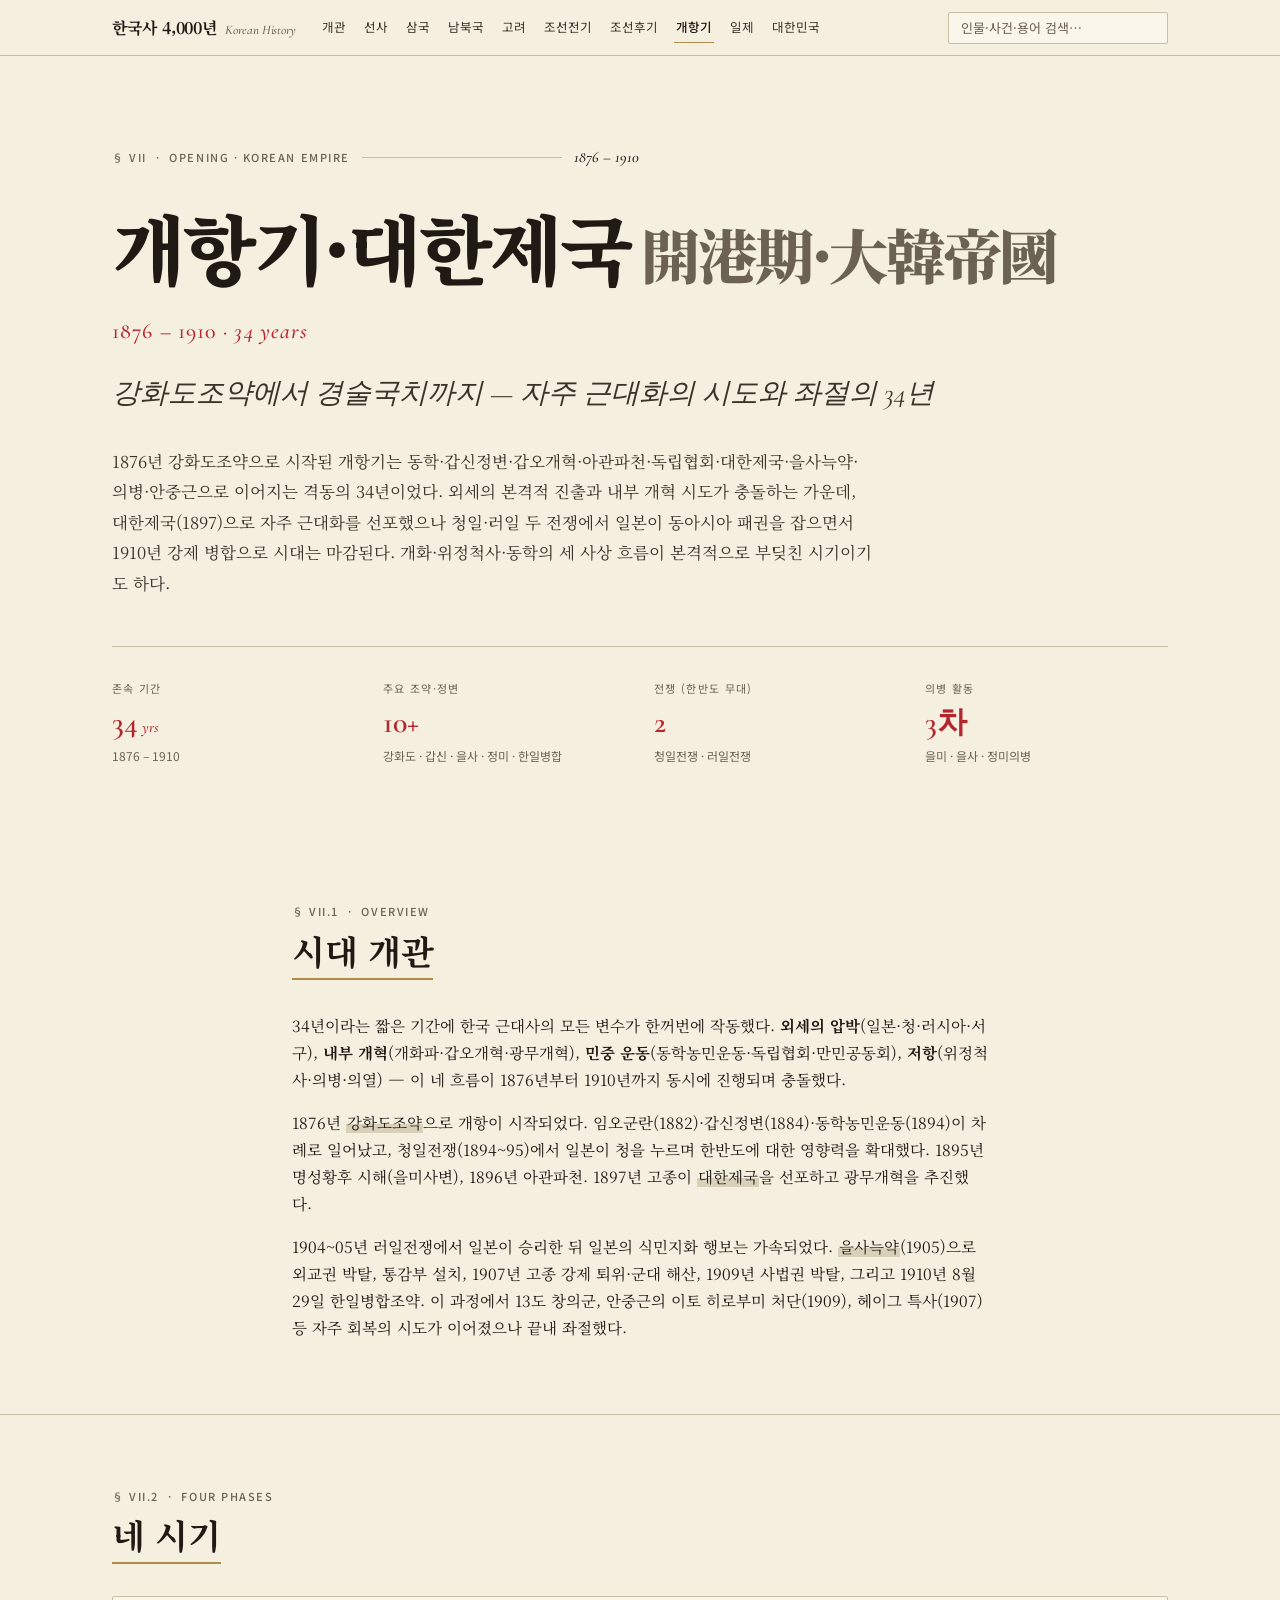
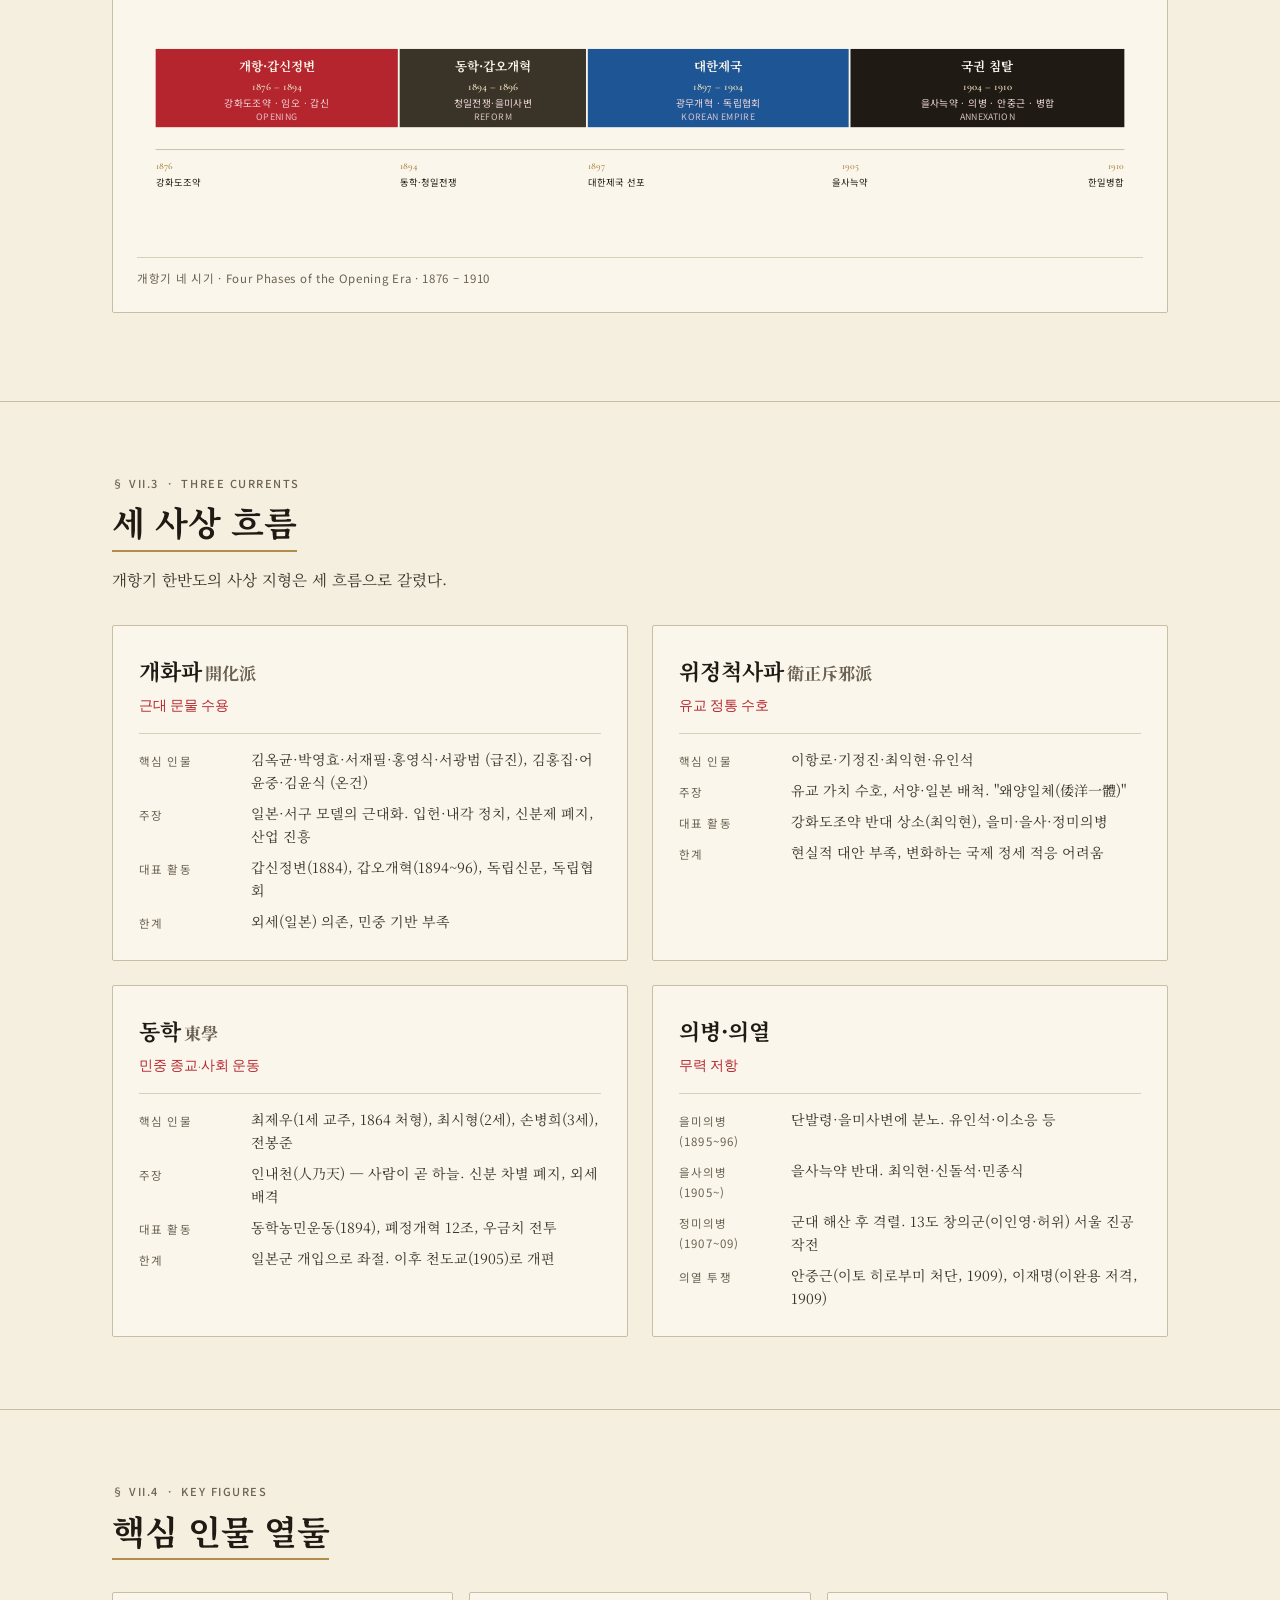
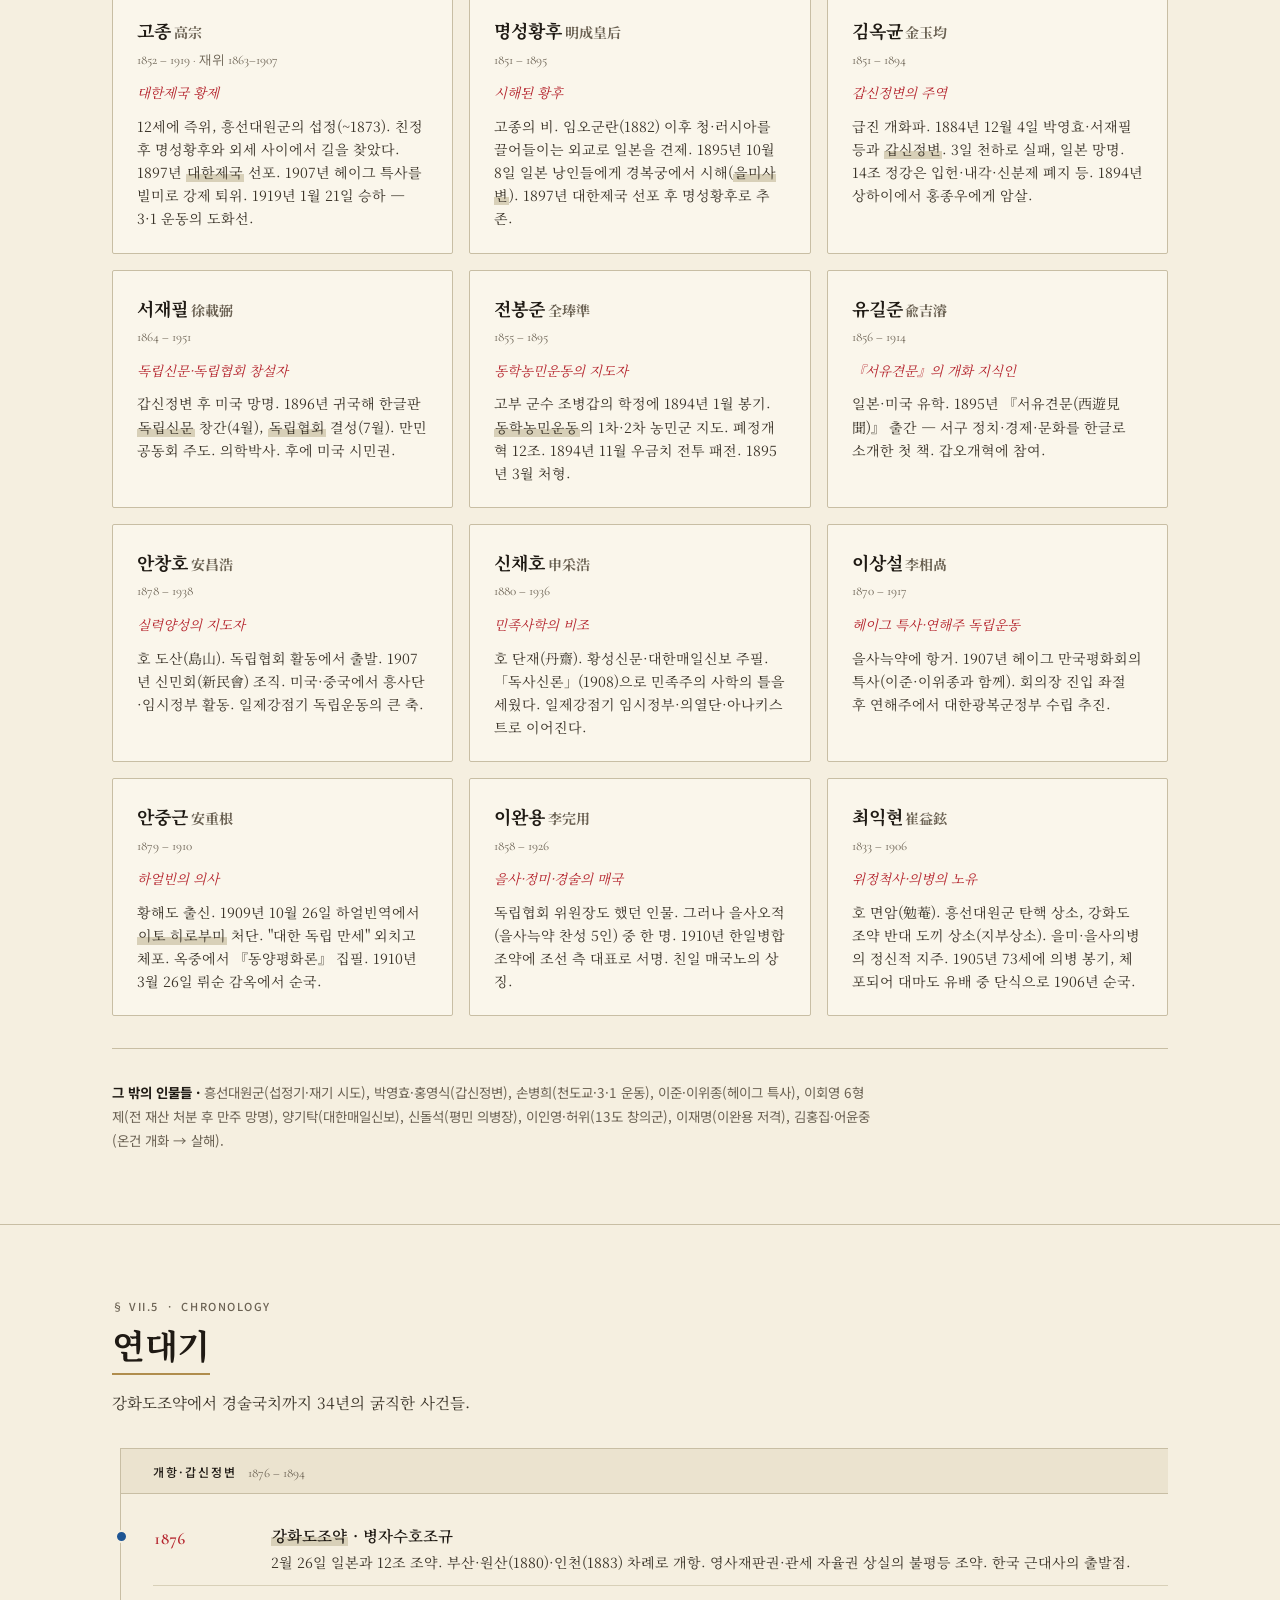
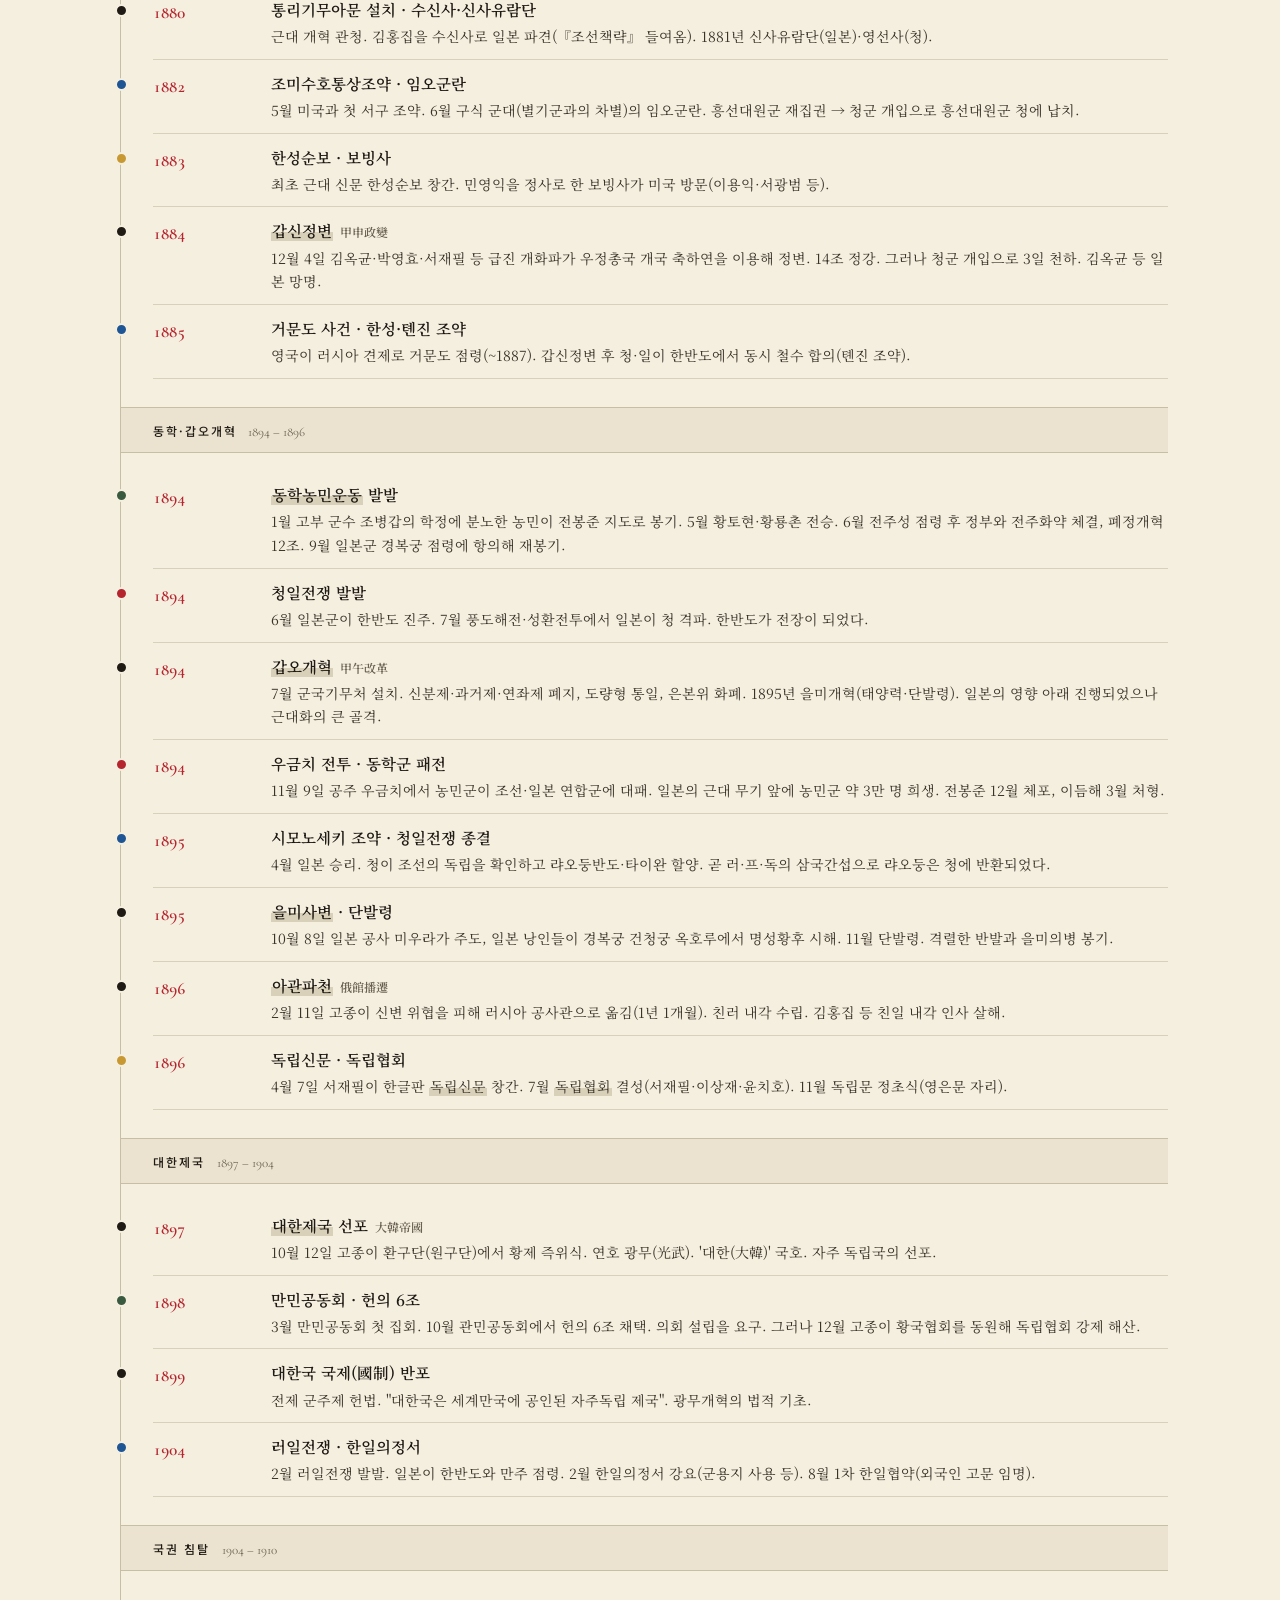
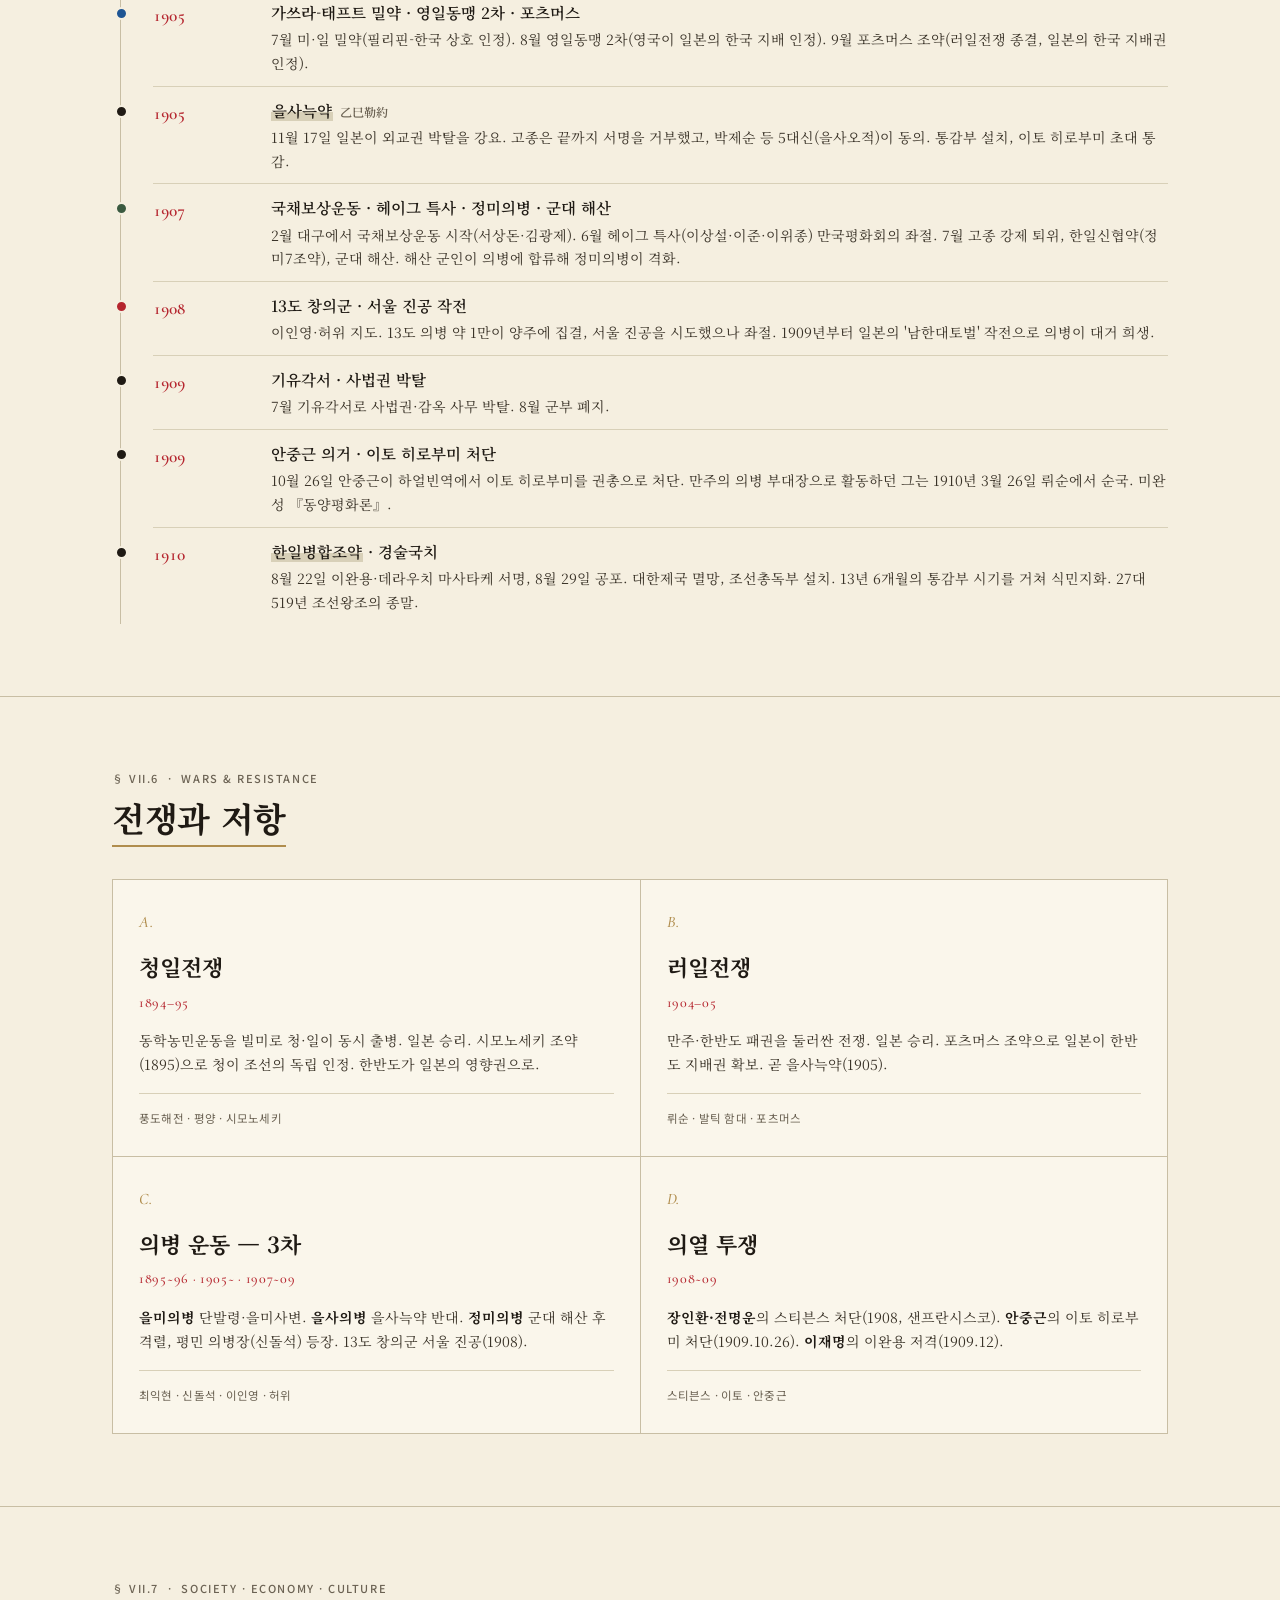
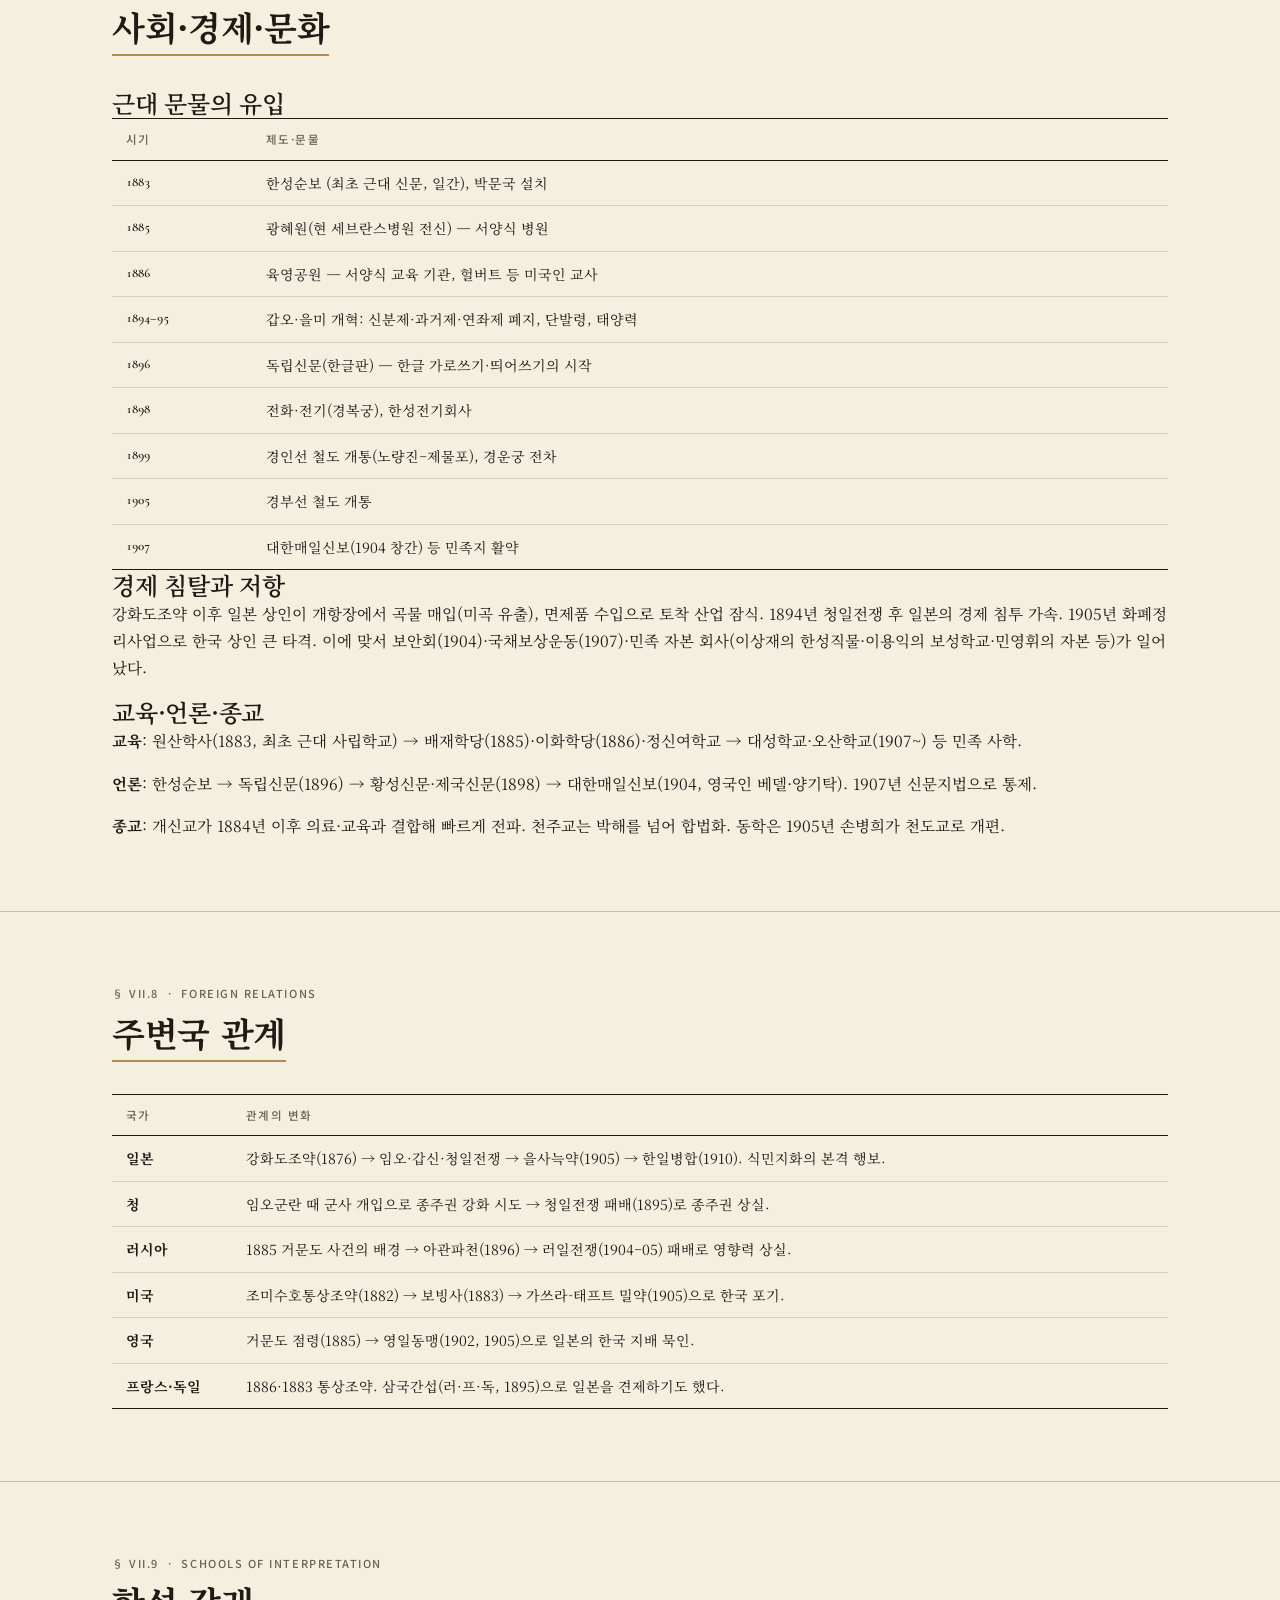
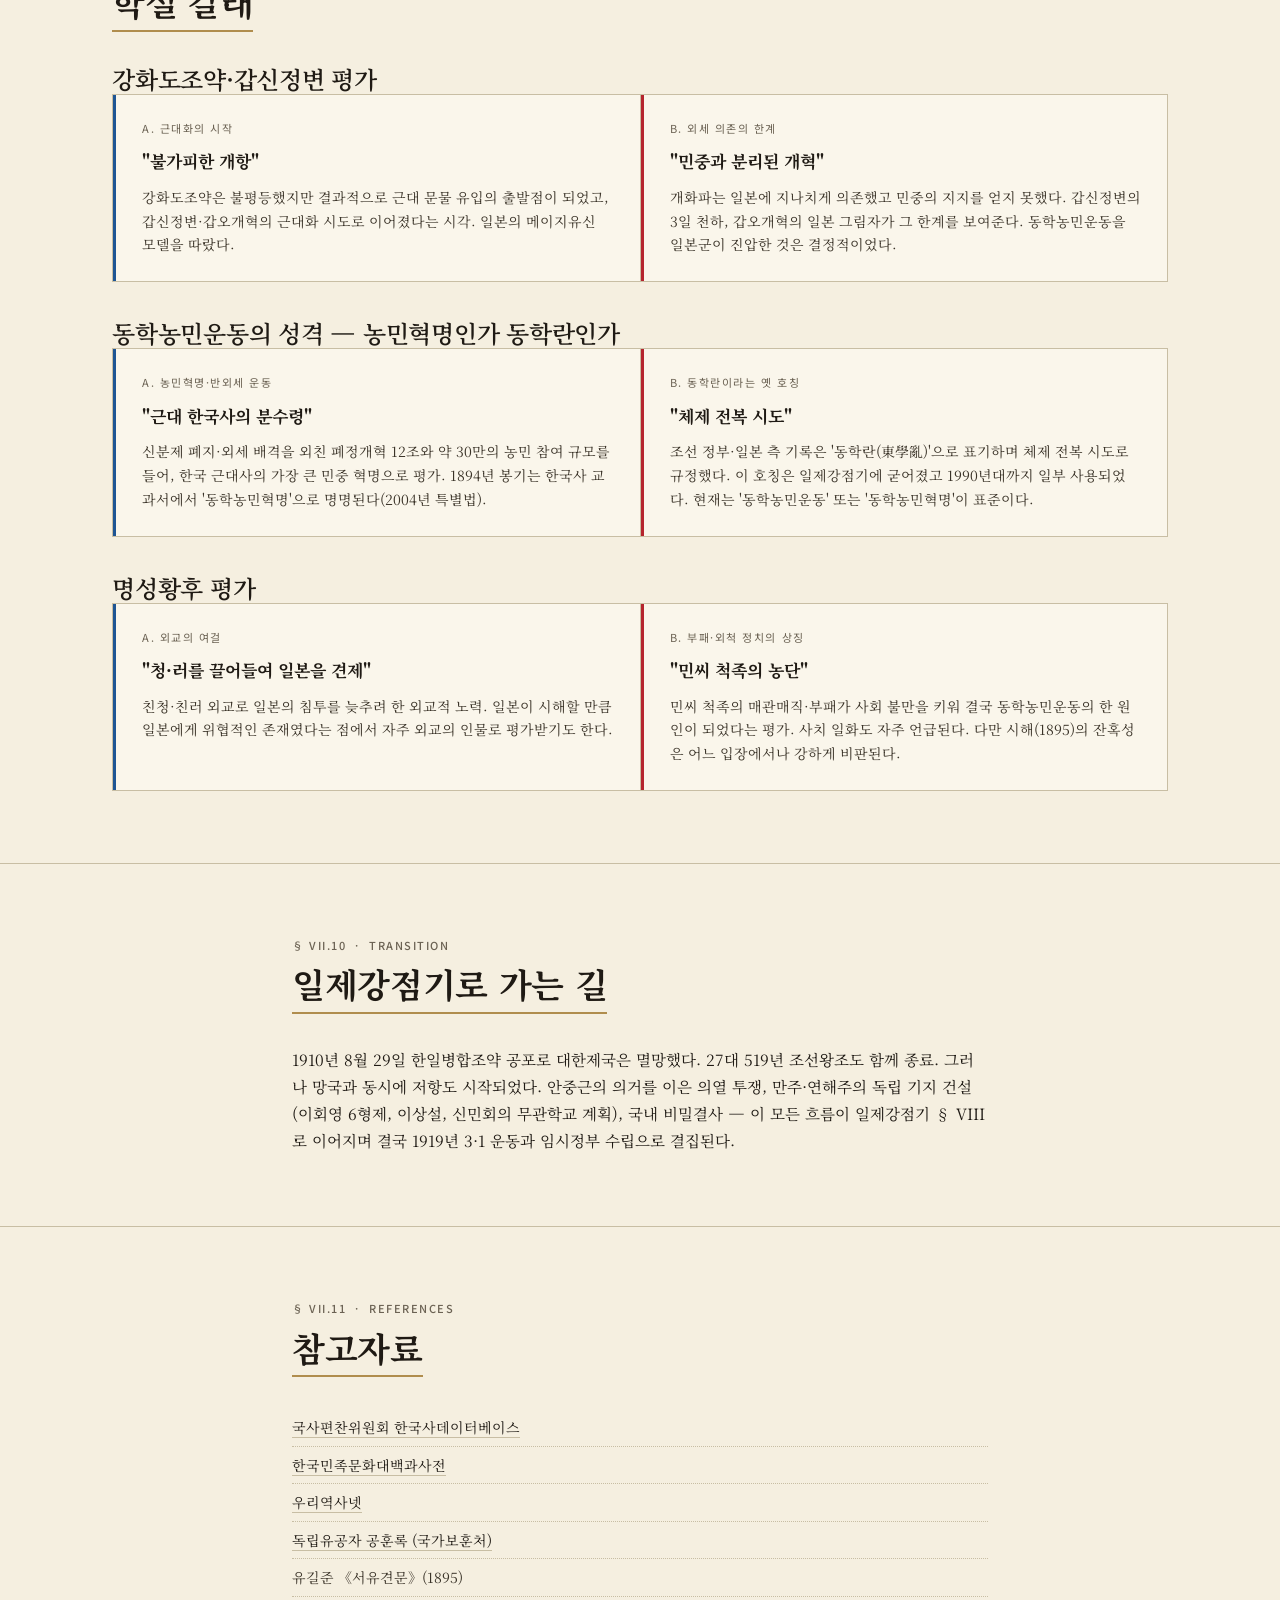
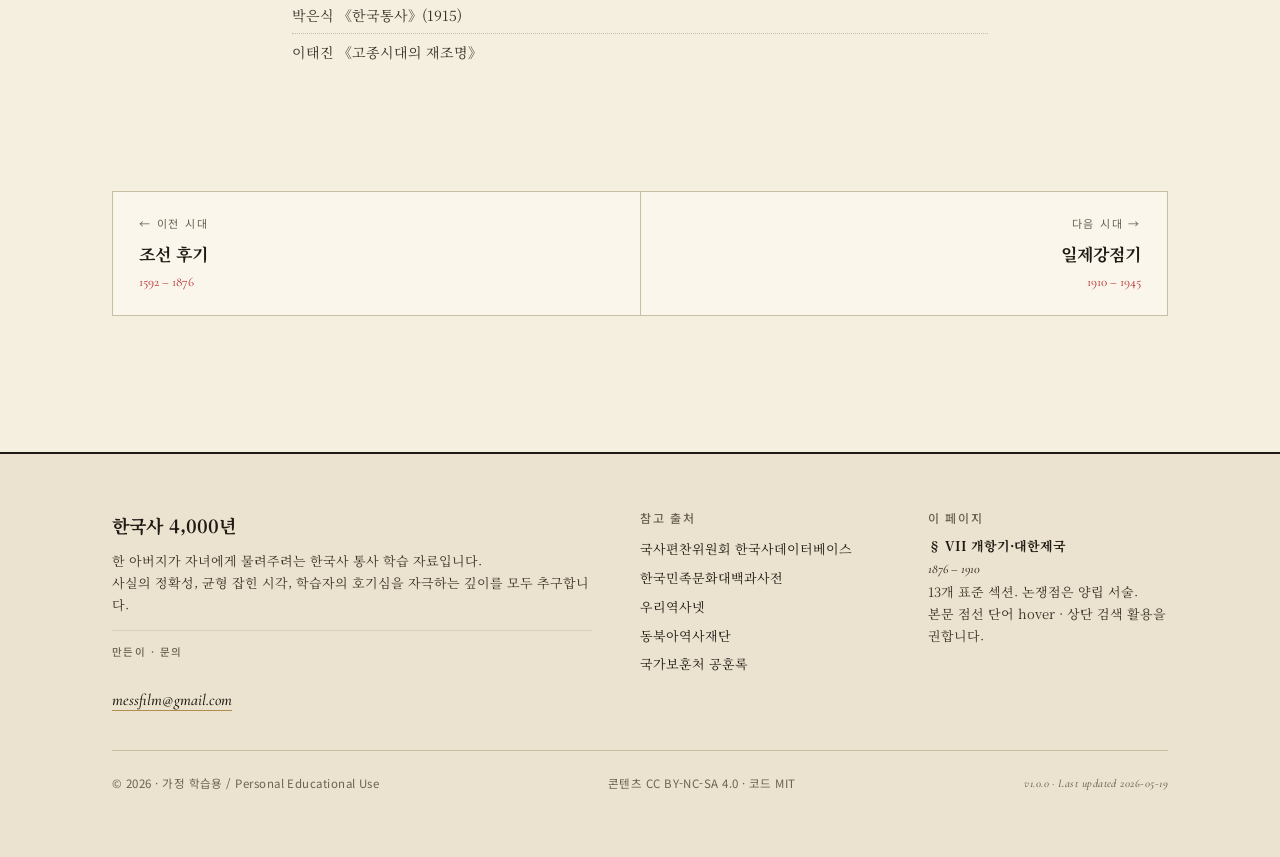
<file: eras/07-modern-opening.html>
<!doctype html>
<html lang="ko" data-era="modern-opening">
<head>
<meta charset="utf-8">
<title>§ VII 개항기·대한제국 (1876–1910) — 한국사 4,000년</title>
<meta name="viewport" content="width=device-width, initial-scale=1">
<meta name="description" content="개항기·대한제국(1876~1910) 34년의 통사. 강화도조약, 갑신정변, 동학농민운동, 갑오개혁, 아관파천, 대한제국, 을사늑약, 의병, 안중근.">
<link rel="stylesheet" href="../assets/styles.css">
</head>
<body>

<nav class="site-nav">
  <div class="site-nav__inner">
    <a class="site-nav__brand" href="../index.html">한국사 4,000년<span class="latin">Korean History</span></a>
    <div class="site-nav__links">
      <a href="../index.html">개관</a>
      <a href="01-prehistoric.html">선사</a>
      <a href="02-three-kingdoms.html">삼국</a>
      <a href="03-north-south.html">남북국</a>
      <a href="04-goryeo.html">고려</a>
      <a href="05-joseon-early.html">조선전기</a>
      <a href="06-joseon-late.html">조선후기</a>
      <a href="07-modern-opening.html" class="is-current">개항기</a>
      <a href="08-japanese-colonial.html">일제</a>
      <a href="09-republic.html">대한민국</a>
    </div>
    <div class="search" data-search>
      <input class="search__input" type="search" placeholder="인물·사건·용어 검색…" aria-label="사이트 검색">
      <div class="search__results" role="listbox"></div>
    </div>
  </div>
</nav>

<header class="hero">
  <div class="container">
    <div class="hero__meta">
      <span class="meta">§ VII &nbsp;·&nbsp; Opening · Korean Empire</span>
      <span class="hero__meta-line"></span><span class="latin">1876 – 1910</span>
    </div>
    <h1>개항기·대한제국<span class="hanja">開港期·大韓帝國</span></h1>
    <p class="hero__period">1876 – 1910 · <span class="latin">34 years</span></p>
    <p class="hero__sub">강화도조약에서 경술국치까지 — 자주 근대화의 시도와 좌절의 34년</p>
    <p class="hero__lead">
      1876년 강화도조약으로 시작된 개항기는 동학·갑신정변·갑오개혁·아관파천·독립협회·대한제국·을사늑약·의병·안중근으로 이어지는 격동의 34년이었다.
      외세의 본격적 진출과 내부 개혁 시도가 충돌하는 가운데, 대한제국(1897)으로 자주 근대화를 선포했으나 청일·러일 두 전쟁에서 일본이 동아시아 패권을 잡으면서 1910년 강제 병합으로 시대는 마감된다.
      개화·위정척사·동학의 세 사상 흐름이 본격적으로 부딪친 시기이기도 하다.
    </p>

    <div class="hero-stats">
      <div class="hero-stat"><div class="hero-stat__label">존속 기간</div><div class="hero-stat__value">34<span class="latin" style="font-size:0.5em;margin-left:4px;">yrs</span></div><div class="hero-stat__sub">1876 – 1910</div></div>
      <div class="hero-stat"><div class="hero-stat__label">주요 조약·정변</div><div class="hero-stat__value">10+</div><div class="hero-stat__sub">강화도 · 갑신 · 을사 · 정미 · 한일병합</div></div>
      <div class="hero-stat"><div class="hero-stat__label">전쟁 (한반도 무대)</div><div class="hero-stat__value">2</div><div class="hero-stat__sub">청일전쟁 · 러일전쟁</div></div>
      <div class="hero-stat"><div class="hero-stat__label">의병 활동</div><div class="hero-stat__value">3차</div><div class="hero-stat__sub">을미 · 을사 · 정미의병</div></div>
    </div>
  </div>
</header>

<section id="overview">
  <div class="container container--narrow">
    <header><span class="meta">§ VII.1 &nbsp;·&nbsp; Overview</span><h2>시대 개관</h2></header>
    <p>34년이라는 짧은 기간에 한국 근대사의 모든 변수가 한꺼번에 작동했다. <strong>외세의 압박</strong>(일본·청·러시아·서구), <strong>내부 개혁</strong>(개화파·갑오개혁·광무개혁), <strong>민중 운동</strong>(동학농민운동·독립협회·만민공동회), <strong>저항</strong>(위정척사·의병·의열) — 이 네 흐름이 1876년부터 1910년까지 동시에 진행되며 충돌했다.</p>
    <p>1876년 <span class="term" data-term="강화도조약">강화도조약</span>으로 개항이 시작되었다. 임오군란(1882)·갑신정변(1884)·동학농민운동(1894)이 차례로 일어났고, 청일전쟁(1894~95)에서 일본이 청을 누르며 한반도에 대한 영향력을 확대했다. 1895년 명성황후 시해(을미사변), 1896년 아관파천. 1897년 고종이 <span class="term" data-term="대한제국">대한제국</span>을 선포하고 광무개혁을 추진했다.</p>
    <p>1904~05년 러일전쟁에서 일본이 승리한 뒤 일본의 식민지화 행보는 가속되었다. <span class="term" data-term="을사늑약">을사늑약</span>(1905)으로 외교권 박탈, 통감부 설치, 1907년 고종 강제 퇴위·군대 해산, 1909년 사법권 박탈, 그리고 1910년 8월 29일 한일병합조약. 이 과정에서 13도 창의군, 안중근의 이토 히로부미 처단(1909), 헤이그 특사(1907) 등 자주 회복의 시도가 이어졌으나 끝내 좌절했다.</p>
  </div>
</section>

<section id="phases">
  <div class="container">
    <header><span class="meta">§ VII.2 &nbsp;·&nbsp; Four Phases</span><h2>네 시기</h2></header>
    <div class="svg-figure">
      <svg viewBox="0 0 1080 240" xmlns="http://www.w3.org/2000/svg" role="img" aria-label="개항기 4시기 도식">
        <defs><style>
          .ph { font-family:'Noto Serif KR'; font-weight:700; font-size:13.5px; } .ph:not([fill]) { fill:#faf6eb; }
          .phY { font-family:'Cormorant Garamond'; font-weight:600; font-size:11.5px; } .phY:not([fill]) { fill:#ede0c1; }
          .phK { font-family:'Noto Sans KR'; font-size:10.5px; letter-spacing:0.04em; } .phK:not([fill]) { fill:#f1d8da; }
          .axL { stroke:#c8bea4; stroke-width:1; }
          .evt { font-family:'Noto Sans KR'; font-size:10px; } .evt:not([fill]) { fill:#1f1a14; }
          .evtY { font-family:'Cormorant Garamond'; font-weight:600; font-size:10.5px; } .evtY:not([fill]) { fill:#b08d4d; }
        </style></defs>
        <g transform="translate(20, 30)">
          <rect x="0"   y="0" width="260" height="84" fill="#b5252e"/>
          <text x="130" y="24" class="ph" text-anchor="middle">개항·갑신정변</text>
          <text x="130" y="44" class="phY" text-anchor="middle">1876 – 1894</text>
          <text x="130" y="62" class="phK" text-anchor="middle">강화도조약 · 임오 · 갑신</text>
          <text x="130" y="76" class="phK" text-anchor="middle" style="font-size:9.5px; opacity:0.85;">OPENING</text>

          <rect x="262" y="0" width="200" height="84" fill="#3a3328"/>
          <text x="362" y="24" class="ph" text-anchor="middle">동학·갑오개혁</text>
          <text x="362" y="44" class="phY" text-anchor="middle">1894 – 1896</text>
          <text x="362" y="62" class="phK" text-anchor="middle">청일전쟁·을미사변</text>
          <text x="362" y="76" class="phK" text-anchor="middle" style="font-size:9.5px; opacity:0.85;">REFORM</text>

          <rect x="464" y="0" width="280" height="84" fill="#1e5594"/>
          <text x="604" y="24" class="ph" text-anchor="middle">대한제국</text>
          <text x="604" y="44" class="phY" text-anchor="middle">1897 – 1904</text>
          <text x="604" y="62" class="phK" text-anchor="middle">광무개혁 · 독립협회</text>
          <text x="604" y="76" class="phK" text-anchor="middle" style="font-size:9.5px; opacity:0.85;">KOREAN EMPIRE</text>

          <rect x="746" y="0" width="294" height="84" fill="#1f1a14"/>
          <text x="893" y="24" class="ph" text-anchor="middle">국권 침탈</text>
          <text x="893" y="44" class="phY" text-anchor="middle">1904 – 1910</text>
          <text x="893" y="62" class="phK" text-anchor="middle">을사늑약 · 의병 · 안중근 · 병합</text>
          <text x="893" y="76" class="phK" text-anchor="middle" style="font-size:9.5px; opacity:0.85;">ANNEXATION</text>
        </g>
        <line x1="20" y1="138" x2="1060" y2="138" class="axL"/>
        <g transform="translate(20, 145)">
          <text x="0"   y="14" class="evtY">1876</text>
          <text x="262" y="14" class="evtY">1894</text>
          <text x="464" y="14" class="evtY">1897</text>
          <text x="746" y="14" class="evtY" text-anchor="middle">1905</text>
          <text x="1040" y="14" class="evtY" text-anchor="end">1910</text>
          <text x="0" y="32" class="evt">강화도조약</text>
          <text x="262" y="32" class="evt">동학·청일전쟁</text>
          <text x="464" y="32" class="evt">대한제국 선포</text>
          <text x="746" y="32" class="evt" text-anchor="middle">을사늑약</text>
          <text x="1040" y="32" class="evt" text-anchor="end">한일병합</text>
        </g>
      </svg>
      <div class="svg-figure__caption">개항기 네 시기 · Four Phases of the Opening Era · 1876 – 1910</div>
    </div>
  </div>
</section>

<section id="polity">
  <div class="container">
    <header><span class="meta">§ VII.3 &nbsp;·&nbsp; Three Currents</span><h2>세 사상 흐름</h2>
      <p class="lead">개항기 한반도의 사상 지형은 세 흐름으로 갈렸다.</p></header>
    <div class="dynasty-grid">
      <div class="dynasty-card"><div class="dynasty-card__header"><div class="dynasty-card__name">개화파<span class="hanja">開化派</span></div><div class="dynasty-card__period">근대 문물 수용</div></div>
        <dl><dt>핵심 인물</dt><dd>김옥균·박영효·서재필·홍영식·서광범 (급진), 김홍집·어윤중·김윤식 (온건)</dd>
          <dt>주장</dt><dd>일본·서구 모델의 근대화. 입헌·내각 정치, 신분제 폐지, 산업 진흥</dd>
          <dt>대표 활동</dt><dd>갑신정변(1884), 갑오개혁(1894~96), 독립신문, 독립협회</dd>
          <dt>한계</dt><dd>외세(일본) 의존, 민중 기반 부족</dd></dl></div>

      <div class="dynasty-card"><div class="dynasty-card__header"><div class="dynasty-card__name">위정척사파<span class="hanja">衛正斥邪派</span></div><div class="dynasty-card__period">유교 정통 수호</div></div>
        <dl><dt>핵심 인물</dt><dd>이항로·기정진·최익현·유인석</dd>
          <dt>주장</dt><dd>유교 가치 수호, 서양·일본 배척. "왜양일체(倭洋一體)"</dd>
          <dt>대표 활동</dt><dd>강화도조약 반대 상소(최익현), 을미·을사·정미의병</dd>
          <dt>한계</dt><dd>현실적 대안 부족, 변화하는 국제 정세 적응 어려움</dd></dl></div>

      <div class="dynasty-card"><div class="dynasty-card__header"><div class="dynasty-card__name">동학<span class="hanja">東學</span></div><div class="dynasty-card__period">민중 종교·사회 운동</div></div>
        <dl><dt>핵심 인물</dt><dd>최제우(1세 교주, 1864 처형), 최시형(2세), 손병희(3세), 전봉준</dd>
          <dt>주장</dt><dd>인내천(人乃天) — 사람이 곧 하늘. 신분 차별 폐지, 외세 배격</dd>
          <dt>대표 활동</dt><dd>동학농민운동(1894), 폐정개혁 12조, 우금치 전투</dd>
          <dt>한계</dt><dd>일본군 개입으로 좌절. 이후 천도교(1905)로 개편</dd></dl></div>

      <div class="dynasty-card"><div class="dynasty-card__header"><div class="dynasty-card__name">의병·의열</div><div class="dynasty-card__period">무력 저항</div></div>
        <dl><dt>을미의병 (1895~96)</dt><dd>단발령·을미사변에 분노. 유인석·이소응 등</dd>
          <dt>을사의병 (1905~)</dt><dd>을사늑약 반대. 최익현·신돌석·민종식</dd>
          <dt>정미의병 (1907~09)</dt><dd>군대 해산 후 격렬. 13도 창의군(이인영·허위) 서울 진공 작전</dd>
          <dt>의열 투쟁</dt><dd>안중근(이토 히로부미 처단, 1909), 이재명(이완용 저격, 1909)</dd></dl></div>
    </div>
  </div>
</section>

<section id="people">
  <div class="container">
    <header><span class="meta">§ VII.4 &nbsp;·&nbsp; Key Figures</span><h2>핵심 인물 열둘</h2></header>
    <div class="fig-grid">

      <div class="fig-card" id="고종"><div class="fig-card__name">고종<span class="hanja">高宗</span></div>
        <div class="fig-card__years">1852 – 1919 · 재위 1863–1907</div>
        <div class="fig-card__epithet">대한제국 황제</div>
        <div class="fig-card__body">12세에 즉위, 흥선대원군의 섭정(~1873). 친정 후 명성황후와 외세 사이에서 길을 찾았다. 1897년 <span class="term" data-term="대한제국">대한제국</span> 선포. 1907년 헤이그 특사를 빌미로 강제 퇴위. 1919년 1월 21일 승하 — 3·1 운동의 도화선.</div></div>

      <div class="fig-card" id="명성황후"><div class="fig-card__name">명성황후<span class="hanja">明成皇后</span></div>
        <div class="fig-card__years">1851 – 1895</div>
        <div class="fig-card__epithet">시해된 황후</div>
        <div class="fig-card__body">고종의 비. 임오군란(1882) 이후 청·러시아를 끌어들이는 외교로 일본을 견제. 1895년 10월 8일 일본 낭인들에게 경복궁에서 시해(<span class="term" data-term="을미사변">을미사변</span>). 1897년 대한제국 선포 후 명성황후로 추존.</div></div>

      <div class="fig-card" id="김옥균"><div class="fig-card__name">김옥균<span class="hanja">金玉均</span></div>
        <div class="fig-card__years">1851 – 1894</div>
        <div class="fig-card__epithet">갑신정변의 주역</div>
        <div class="fig-card__body">급진 개화파. 1884년 12월 4일 박영효·서재필 등과 <span class="term" data-term="갑신정변">갑신정변</span>. 3일 천하로 실패, 일본 망명. 14조 정강은 입헌·내각·신분제 폐지 등. 1894년 상하이에서 홍종우에게 암살.</div></div>

      <div class="fig-card" id="서재필"><div class="fig-card__name">서재필<span class="hanja">徐載弼</span></div>
        <div class="fig-card__years">1864 – 1951</div>
        <div class="fig-card__epithet">독립신문·독립협회 창설자</div>
        <div class="fig-card__body">갑신정변 후 미국 망명. 1896년 귀국해 한글판 <span class="term" data-term="독립신문">독립신문</span> 창간(4월), <span class="term" data-term="독립협회">독립협회</span> 결성(7월). 만민공동회 주도. 의학박사. 후에 미국 시민권.</div></div>

      <div class="fig-card" id="전봉준"><div class="fig-card__name">전봉준<span class="hanja">全琫準</span></div>
        <div class="fig-card__years">1855 – 1895</div>
        <div class="fig-card__epithet">동학농민운동의 지도자</div>
        <div class="fig-card__body">고부 군수 조병갑의 학정에 1894년 1월 봉기. <span class="term" data-term="동학농민운동">동학농민운동</span>의 1차·2차 농민군 지도. 폐정개혁 12조. 1894년 11월 우금치 전투 패전. 1895년 3월 처형.</div></div>

      <div class="fig-card" id="유길준"><div class="fig-card__name">유길준<span class="hanja">兪吉濬</span></div>
        <div class="fig-card__years">1856 – 1914</div>
        <div class="fig-card__epithet">『서유견문』의 개화 지식인</div>
        <div class="fig-card__body">일본·미국 유학. 1895년 『서유견문(西遊見聞)』 출간 — 서구 정치·경제·문화를 한글로 소개한 첫 책. 갑오개혁에 참여.</div></div>

      <div class="fig-card" id="안창호"><div class="fig-card__name">안창호<span class="hanja">安昌浩</span></div>
        <div class="fig-card__years">1878 – 1938</div>
        <div class="fig-card__epithet">실력양성의 지도자</div>
        <div class="fig-card__body">호 도산(島山). 독립협회 활동에서 출발. 1907년 신민회(新民會) 조직. 미국·중국에서 흥사단·임시정부 활동. 일제강점기 독립운동의 큰 축.</div></div>

      <div class="fig-card" id="신채호"><div class="fig-card__name">신채호<span class="hanja">申采浩</span></div>
        <div class="fig-card__years">1880 – 1936</div>
        <div class="fig-card__epithet">민족사학의 비조</div>
        <div class="fig-card__body">호 단재(丹齋). 황성신문·대한매일신보 주필. 「독사신론」(1908)으로 민족주의 사학의 틀을 세웠다. 일제강점기 임시정부·의열단·아나키스트로 이어진다.</div></div>

      <div class="fig-card" id="이상설"><div class="fig-card__name">이상설<span class="hanja">李相卨</span></div>
        <div class="fig-card__years">1870 – 1917</div>
        <div class="fig-card__epithet">헤이그 특사·연해주 독립운동</div>
        <div class="fig-card__body">을사늑약에 항거. 1907년 헤이그 만국평화회의 특사(이준·이위종과 함께). 회의장 진입 좌절 후 연해주에서 대한광복군정부 수립 추진.</div></div>

      <div class="fig-card" id="안중근"><div class="fig-card__name">안중근<span class="hanja">安重根</span></div>
        <div class="fig-card__years">1879 – 1910</div>
        <div class="fig-card__epithet">하얼빈의 의사</div>
        <div class="fig-card__body">황해도 출신. 1909년 10월 26일 하얼빈역에서 <span class="term" data-term="이토히로부미">이토 히로부미</span> 처단. "대한 독립 만세" 외치고 체포. 옥중에서 『동양평화론』 집필. 1910년 3월 26일 뤼순 감옥에서 순국.</div></div>

      <div class="fig-card" id="이완용"><div class="fig-card__name">이완용<span class="hanja">李完用</span></div>
        <div class="fig-card__years">1858 – 1926</div>
        <div class="fig-card__epithet">을사·정미·경술의 매국</div>
        <div class="fig-card__body">독립협회 위원장도 했던 인물. 그러나 을사오적(을사늑약 찬성 5인) 중 한 명. 1910년 한일병합조약에 조선 측 대표로 서명. 친일 매국노의 상징.</div></div>

      <div class="fig-card" id="최익현"><div class="fig-card__name">최익현<span class="hanja">崔益鉉</span></div>
        <div class="fig-card__years">1833 – 1906</div>
        <div class="fig-card__epithet">위정척사·의병의 노유</div>
        <div class="fig-card__body">호 면암(勉菴). 흥선대원군 탄핵 상소, 강화도조약 반대 도끼 상소(지부상소). 을미·을사의병의 정신적 지주. 1905년 73세에 의병 봉기, 체포되어 대마도 유배 중 단식으로 1906년 순국.</div></div>
    </div>
    <hr>
    <p style="font-size:13.5px; color:var(--meok-mute); font-family:'Noto Sans KR'; max-width:760px;">
      <strong>그 밖의 인물들 · </strong>
      흥선대원군(섭정기·재기 시도), 박영효·홍영식(갑신정변), 손병희(천도교·3·1 운동),
      이준·이위종(헤이그 특사), 이회영 6형제(전 재산 처분 후 만주 망명), 양기탁(대한매일신보),
      신돌석(평민 의병장), 이인영·허위(13도 창의군), 이재명(이완용 저격), 김홍집·어윤중(온건 개화 → 살해).
    </p>
  </div>
</section>

<section id="chronology">
  <div class="container">
    <header><span class="meta">§ VII.5 &nbsp;·&nbsp; Chronology</span><h2>연대기</h2>
      <p class="lead">강화도조약에서 경술국치까지 34년의 굵직한 사건들.</p></header>
    <div class="timeline">

      <div class="timeline__phase"><span class="timeline__phase-title">개항·갑신정변</span><span class="timeline__phase-period">1876 – 1894</span></div>

      <div class="tl-event" data-cat="foreign"><div class="tl-event__year">1876</div><div>
        <div class="tl-event__title"><span class="term" data-term="강화도조약">강화도조약</span> · 병자수호조규</div>
        <div class="tl-event__body">2월 26일 일본과 12조 조약. 부산·원산(1880)·인천(1883) 차례로 개항. 영사재판권·관세 자율권 상실의 불평등 조약. 한국 근대사의 출발점.</div></div></div>

      <div class="tl-event" data-cat="politics"><div class="tl-event__year">1880</div><div>
        <div class="tl-event__title">통리기무아문 설치 · 수신사·신사유람단</div>
        <div class="tl-event__body">근대 개혁 관청. 김홍집을 수신사로 일본 파견(『조선책략』 들여옴). 1881년 신사유람단(일본)·영선사(청).</div></div></div>

      <div class="tl-event" data-cat="foreign"><div class="tl-event__year">1882</div><div>
        <div class="tl-event__title">조미수호통상조약 · 임오군란</div>
        <div class="tl-event__body">5월 미국과 첫 서구 조약. 6월 구식 군대(별기군과의 차별)의 임오군란. 흥선대원군 재집권 → 청군 개입으로 흥선대원군 청에 납치.</div></div></div>

      <div class="tl-event" data-cat="culture"><div class="tl-event__year">1883</div><div>
        <div class="tl-event__title">한성순보 · 보빙사</div>
        <div class="tl-event__body">최초 근대 신문 한성순보 창간. 민영익을 정사로 한 보빙사가 미국 방문(이용익·서광범 등).</div></div></div>

      <div class="tl-event" data-cat="politics"><div class="tl-event__year">1884</div><div>
        <div class="tl-event__title"><span class="term" data-term="갑신정변">갑신정변</span> <span class="hanja">甲申政變</span></div>
        <div class="tl-event__body">12월 4일 김옥균·박영효·서재필 등 급진 개화파가 우정총국 개국 축하연을 이용해 정변. 14조 정강. 그러나 청군 개입으로 3일 천하. 김옥균 등 일본 망명.</div></div></div>

      <div class="tl-event" data-cat="foreign"><div class="tl-event__year">1885</div><div>
        <div class="tl-event__title">거문도 사건 · 한성·톈진 조약</div>
        <div class="tl-event__body">영국이 러시아 견제로 거문도 점령(~1887). 갑신정변 후 청·일이 한반도에서 동시 철수 합의(톈진 조약).</div></div></div>

      <div class="timeline__phase"><span class="timeline__phase-title">동학·갑오개혁</span><span class="timeline__phase-period">1894 – 1896</span></div>

      <div class="tl-event" data-cat="society"><div class="tl-event__year">1894</div><div>
        <div class="tl-event__title"><span class="term" data-term="동학농민운동">동학농민운동</span> 발발</div>
        <div class="tl-event__body">1월 고부 군수 조병갑의 학정에 분노한 농민이 전봉준 지도로 봉기. 5월 황토현·황룡촌 전승. 6월 전주성 점령 후 정부와 전주화약 체결, 폐정개혁 12조. 9월 일본군 경복궁 점령에 항의해 재봉기.</div></div></div>

      <div class="tl-event" data-cat="war"><div class="tl-event__year">1894</div><div>
        <div class="tl-event__title">청일전쟁 발발</div>
        <div class="tl-event__body">6월 일본군이 한반도 진주. 7월 풍도해전·성환전투에서 일본이 청 격파. 한반도가 전장이 되었다.</div></div></div>

      <div class="tl-event" data-cat="politics"><div class="tl-event__year">1894</div><div>
        <div class="tl-event__title"><span class="term" data-term="갑오개혁">갑오개혁</span> <span class="hanja">甲午改革</span></div>
        <div class="tl-event__body">7월 군국기무처 설치. 신분제·과거제·연좌제 폐지, 도량형 통일, 은본위 화폐. 1895년 을미개혁(태양력·단발령). 일본의 영향 아래 진행되었으나 근대화의 큰 골격.</div></div></div>

      <div class="tl-event" data-cat="war"><div class="tl-event__year">1894</div><div>
        <div class="tl-event__title">우금치 전투 · 동학군 패전</div>
        <div class="tl-event__body">11월 9일 공주 우금치에서 농민군이 조선·일본 연합군에 대패. 일본의 근대 무기 앞에 농민군 약 3만 명 희생. 전봉준 12월 체포, 이듬해 3월 처형.</div></div></div>

      <div class="tl-event" data-cat="foreign"><div class="tl-event__year">1895</div><div>
        <div class="tl-event__title">시모노세키 조약 · 청일전쟁 종결</div>
        <div class="tl-event__body">4월 일본 승리. 청이 조선의 독립을 확인하고 랴오둥반도·타이완 할양. 곧 러·프·독의 삼국간섭으로 랴오둥은 청에 반환되었다.</div></div></div>

      <div class="tl-event" data-cat="politics"><div class="tl-event__year">1895</div><div>
        <div class="tl-event__title"><span class="term" data-term="을미사변">을미사변</span> · 단발령</div>
        <div class="tl-event__body">10월 8일 일본 공사 미우라가 주도, 일본 낭인들이 경복궁 건청궁 옥호루에서 명성황후 시해. 11월 단발령. 격렬한 반발과 을미의병 봉기.</div></div></div>

      <div class="tl-event" data-cat="politics"><div class="tl-event__year">1896</div><div>
        <div class="tl-event__title"><span class="term" data-term="아관파천">아관파천</span> <span class="hanja">俄館播遷</span></div>
        <div class="tl-event__body">2월 11일 고종이 신변 위협을 피해 러시아 공사관으로 옮김(1년 1개월). 친러 내각 수립. 김홍집 등 친일 내각 인사 살해.</div></div></div>

      <div class="tl-event" data-cat="culture"><div class="tl-event__year">1896</div><div>
        <div class="tl-event__title">독립신문 · 독립협회</div>
        <div class="tl-event__body">4월 7일 서재필이 한글판 <span class="term" data-term="독립신문">독립신문</span> 창간. 7월 <span class="term" data-term="독립협회">독립협회</span> 결성(서재필·이상재·윤치호). 11월 독립문 정초식(영은문 자리).</div></div></div>

      <div class="timeline__phase"><span class="timeline__phase-title">대한제국</span><span class="timeline__phase-period">1897 – 1904</span></div>

      <div class="tl-event" data-cat="politics"><div class="tl-event__year">1897</div><div>
        <div class="tl-event__title"><span class="term" data-term="대한제국">대한제국</span> 선포 <span class="hanja">大韓帝國</span></div>
        <div class="tl-event__body">10월 12일 고종이 환구단(원구단)에서 황제 즉위식. 연호 광무(光武). '대한(大韓)' 국호. 자주 독립국의 선포.</div></div></div>

      <div class="tl-event" data-cat="society"><div class="tl-event__year">1898</div><div>
        <div class="tl-event__title">만민공동회 · 헌의 6조</div>
        <div class="tl-event__body">3월 만민공동회 첫 집회. 10월 관민공동회에서 헌의 6조 채택. 의회 설립을 요구. 그러나 12월 고종이 황국협회를 동원해 독립협회 강제 해산.</div></div></div>

      <div class="tl-event" data-cat="politics"><div class="tl-event__year">1899</div><div>
        <div class="tl-event__title">대한국 국제(國制) 반포</div>
        <div class="tl-event__body">전제 군주제 헌법. "대한국은 세계만국에 공인된 자주독립 제국". 광무개혁의 법적 기초.</div></div></div>

      <div class="tl-event" data-cat="foreign"><div class="tl-event__year">1904</div><div>
        <div class="tl-event__title">러일전쟁 · 한일의정서</div>
        <div class="tl-event__body">2월 러일전쟁 발발. 일본이 한반도와 만주 점령. 2월 한일의정서 강요(군용지 사용 등). 8월 1차 한일협약(외국인 고문 임명).</div></div></div>

      <div class="timeline__phase"><span class="timeline__phase-title">국권 침탈</span><span class="timeline__phase-period">1904 – 1910</span></div>

      <div class="tl-event" data-cat="foreign"><div class="tl-event__year">1905</div><div>
        <div class="tl-event__title">가쓰라-태프트 밀약 · 영일동맹 2차 · 포츠머스</div>
        <div class="tl-event__body">7월 미·일 밀약(필리핀-한국 상호 인정). 8월 영일동맹 2차(영국이 일본의 한국 지배 인정). 9월 포츠머스 조약(러일전쟁 종결, 일본의 한국 지배권 인정).</div></div></div>

      <div class="tl-event" data-cat="politics"><div class="tl-event__year">1905</div><div>
        <div class="tl-event__title"><span class="term" data-term="을사늑약">을사늑약</span> <span class="hanja">乙巳勒約</span></div>
        <div class="tl-event__body">11월 17일 일본이 외교권 박탈을 강요. 고종은 끝까지 서명을 거부했고, 박제순 등 5대신(을사오적)이 동의. 통감부 설치, 이토 히로부미 초대 통감.</div></div></div>

      <div class="tl-event" data-cat="society"><div class="tl-event__year">1907</div><div>
        <div class="tl-event__title">국채보상운동 · 헤이그 특사 · 정미의병 · 군대 해산</div>
        <div class="tl-event__body">2월 대구에서 국채보상운동 시작(서상돈·김광제). 6월 헤이그 특사(이상설·이준·이위종) 만국평화회의 좌절. 7월 고종 강제 퇴위, 한일신협약(정미7조약), 군대 해산. 해산 군인이 의병에 합류해 정미의병이 격화.</div></div></div>

      <div class="tl-event" data-cat="war"><div class="tl-event__year">1908</div><div>
        <div class="tl-event__title">13도 창의군 · 서울 진공 작전</div>
        <div class="tl-event__body">이인영·허위 지도. 13도 의병 약 1만이 양주에 집결, 서울 진공을 시도했으나 좌절. 1909년부터 일본의 '남한대토벌' 작전으로 의병이 대거 희생.</div></div></div>

      <div class="tl-event" data-cat="politics"><div class="tl-event__year">1909</div><div>
        <div class="tl-event__title">기유각서 · 사법권 박탈</div>
        <div class="tl-event__body">7월 기유각서로 사법권·감옥 사무 박탈. 8월 군부 폐지.</div></div></div>

      <div class="tl-event" data-cat="politics"><div class="tl-event__year">1909</div><div>
        <div class="tl-event__title">안중근 의거 · 이토 히로부미 처단</div>
        <div class="tl-event__body">10월 26일 안중근이 하얼빈역에서 이토 히로부미를 권총으로 처단. 만주의 의병 부대장으로 활동하던 그는 1910년 3월 26일 뤼순에서 순국. 미완성 『동양평화론』.</div></div></div>

      <div class="tl-event" data-cat="politics"><div class="tl-event__year">1910</div><div>
        <div class="tl-event__title"><span class="term" data-term="한일병합">한일병합조약</span> · 경술국치</div>
        <div class="tl-event__body">8월 22일 이완용·데라우치 마사타케 서명, 8월 29일 공포. 대한제국 멸망, 조선총독부 설치. 13년 6개월의 통감부 시기를 거쳐 식민지화. 27대 519년 조선왕조의 종말.</div></div></div>
    </div>
  </div>
</section>

<section id="wars">
  <div class="container">
    <header><span class="meta">§ VII.6 &nbsp;·&nbsp; Wars & Resistance</span><h2>전쟁과 저항</h2></header>
    <div class="cards-grid cards-grid--2">
      <div class="card"><div class="card__num">A.</div><div class="card__title">청일전쟁</div><div class="card__period">1894–95</div>
        <div class="card__summary">동학농민운동을 빌미로 청·일이 동시 출병. 일본 승리. 시모노세키 조약(1895)으로 청이 조선의 독립 인정. 한반도가 일본의 영향권으로.</div>
        <div class="card__tags">풍도해전 · 평양 · 시모노세키</div></div>
      <div class="card"><div class="card__num">B.</div><div class="card__title">러일전쟁</div><div class="card__period">1904–05</div>
        <div class="card__summary">만주·한반도 패권을 둘러싼 전쟁. 일본 승리. 포츠머스 조약으로 일본이 한반도 지배권 확보. 곧 을사늑약(1905).</div>
        <div class="card__tags">뤼순 · 발틱 함대 · 포츠머스</div></div>
      <div class="card"><div class="card__num">C.</div><div class="card__title">의병 운동 — 3차</div><div class="card__period">1895~96 · 1905~ · 1907~09</div>
        <div class="card__summary"><strong>을미의병</strong> 단발령·을미사변. <strong>을사의병</strong> 을사늑약 반대. <strong>정미의병</strong> 군대 해산 후 격렬, 평민 의병장(신돌석) 등장. 13도 창의군 서울 진공(1908).</div>
        <div class="card__tags">최익현 · 신돌석 · 이인영 · 허위</div></div>
      <div class="card"><div class="card__num">D.</div><div class="card__title">의열 투쟁</div><div class="card__period">1908~09</div>
        <div class="card__summary"><strong>장인환·전명운</strong>의 스티븐스 처단(1908, 샌프란시스코). <strong>안중근</strong>의 이토 히로부미 처단(1909.10.26). <strong>이재명</strong>의 이완용 저격(1909.12).</div>
        <div class="card__tags">스티븐스 · 이토 · 안중근</div></div>
    </div>
  </div>
</section>

<section id="culture">
  <div class="container">
    <header><span class="meta">§ VII.7 &nbsp;·&nbsp; Society · Economy · Culture</span><h2>사회·경제·문화</h2></header>

    <h3>근대 문물의 유입</h3>
    <table class="tbl">
      <thead><tr><th style="width:140px;">시기</th><th>제도·문물</th></tr></thead>
      <tbody>
        <tr><td class="num">1883</td><td>한성순보 (최초 근대 신문, 일간), 박문국 설치</td></tr>
        <tr><td class="num">1885</td><td>광혜원(현 세브란스병원 전신) — 서양식 병원</td></tr>
        <tr><td class="num">1886</td><td>육영공원 — 서양식 교육 기관, 헐버트 등 미국인 교사</td></tr>
        <tr><td class="num">1894–95</td><td>갑오·을미 개혁: 신분제·과거제·연좌제 폐지, 단발령, 태양력</td></tr>
        <tr><td class="num">1896</td><td>독립신문(한글판) — 한글 가로쓰기·띄어쓰기의 시작</td></tr>
        <tr><td class="num">1898</td><td>전화·전기(경복궁), 한성전기회사</td></tr>
        <tr><td class="num">1899</td><td>경인선 철도 개통(노량진–제물포), 경운궁 전차</td></tr>
        <tr><td class="num">1905</td><td>경부선 철도 개통</td></tr>
        <tr><td class="num">1907</td><td>대한매일신보(1904 창간) 등 민족지 활약</td></tr>
      </tbody>
    </table>

    <h3>경제 침탈과 저항</h3>
    <p>강화도조약 이후 일본 상인이 개항장에서 곡물 매입(미곡 유출), 면제품 수입으로 토착 산업 잠식. 1894년 청일전쟁 후 일본의 경제 침투 가속. 1905년 화폐정리사업으로 한국 상인 큰 타격. 이에 맞서 보안회(1904)·국채보상운동(1907)·민족 자본 회사(이상재의 한성직물·이용익의 보성학교·민영휘의 자본 등)가 일어났다.</p>

    <h3>교육·언론·종교</h3>
    <p><strong>교육</strong>: 원산학사(1883, 최초 근대 사립학교) → 배재학당(1885)·이화학당(1886)·정신여학교 → 대성학교·오산학교(1907~) 등 민족 사학.</p>
    <p><strong>언론</strong>: 한성순보 → 독립신문(1896) → 황성신문·제국신문(1898) → 대한매일신보(1904, 영국인 베델·양기탁). 1907년 신문지법으로 통제.</p>
    <p><strong>종교</strong>: 개신교가 1884년 이후 의료·교육과 결합해 빠르게 전파. 천주교는 박해를 넘어 합법화. 동학은 1905년 손병희가 천도교로 개편.</p>
  </div>
</section>

<section id="foreign">
  <div class="container">
    <header><span class="meta">§ VII.8 &nbsp;·&nbsp; Foreign Relations</span><h2>주변국 관계</h2></header>
    <table class="tbl">
      <thead><tr><th style="width:120px;">국가</th><th>관계의 변화</th></tr></thead>
      <tbody>
        <tr><td><strong>일본</strong></td><td>강화도조약(1876) → 임오·갑신·청일전쟁 → 을사늑약(1905) → 한일병합(1910). 식민지화의 본격 행보.</td></tr>
        <tr><td><strong>청</strong></td><td>임오군란 때 군사 개입으로 종주권 강화 시도 → 청일전쟁 패배(1895)로 종주권 상실.</td></tr>
        <tr><td><strong>러시아</strong></td><td>1885 거문도 사건의 배경 → 아관파천(1896) → 러일전쟁(1904–05) 패배로 영향력 상실.</td></tr>
        <tr><td><strong>미국</strong></td><td>조미수호통상조약(1882) → 보빙사(1883) → 가쓰라-태프트 밀약(1905)으로 한국 포기.</td></tr>
        <tr><td><strong>영국</strong></td><td>거문도 점령(1885) → 영일동맹(1902, 1905)으로 일본의 한국 지배 묵인.</td></tr>
        <tr><td><strong>프랑스·독일</strong></td><td>1886·1883 통상조약. 삼국간섭(러·프·독, 1895)으로 일본을 견제하기도 했다.</td></tr>
      </tbody>
    </table>
  </div>
</section>

<section id="theories">
  <div class="container">
    <header><span class="meta">§ VII.9 &nbsp;·&nbsp; Schools of Interpretation</span><h2>학설 갈래</h2></header>

    <h3>강화도조약·갑신정변 평가</h3>
    <div class="theories">
      <div class="theory theory--a"><div class="theory__label">A. 근대화의 시작</div><div class="theory__title">"불가피한 개항"</div>
        <div class="theory__body">강화도조약은 불평등했지만 결과적으로 근대 문물 유입의 출발점이 되었고, 갑신정변·갑오개혁의 근대화 시도로 이어졌다는 시각. 일본의 메이지유신 모델을 따랐다.</div></div>
      <div class="theory theory--b"><div class="theory__label">B. 외세 의존의 한계</div><div class="theory__title">"민중과 분리된 개혁"</div>
        <div class="theory__body">개화파는 일본에 지나치게 의존했고 민중의 지지를 얻지 못했다. 갑신정변의 3일 천하, 갑오개혁의 일본 그림자가 그 한계를 보여준다. 동학농민운동을 일본군이 진압한 것은 결정적이었다.</div></div>
    </div>

    <h3 style="margin-top:36px;">동학농민운동의 성격 — 농민혁명인가 동학란인가</h3>
    <div class="theories">
      <div class="theory theory--a"><div class="theory__label">A. 농민혁명·반외세 운동</div><div class="theory__title">"근대 한국사의 분수령"</div>
        <div class="theory__body">신분제 폐지·외세 배격을 외친 폐정개혁 12조와 약 30만의 농민 참여 규모를 들어, 한국 근대사의 가장 큰 민중 혁명으로 평가. 1894년 봉기는 한국사 교과서에서 '동학농민혁명'으로 명명된다(2004년 특별법).</div></div>
      <div class="theory theory--b"><div class="theory__label">B. 동학란이라는 옛 호칭</div><div class="theory__title">"체제 전복 시도"</div>
        <div class="theory__body">조선 정부·일본 측 기록은 '동학란(東學亂)'으로 표기하며 체제 전복 시도로 규정했다. 이 호칭은 일제강점기에 굳어졌고 1990년대까지 일부 사용되었다. 현재는 '동학농민운동' 또는 '동학농민혁명'이 표준이다.</div></div>
    </div>

    <h3 style="margin-top:36px;">명성황후 평가</h3>
    <div class="theories">
      <div class="theory theory--a"><div class="theory__label">A. 외교의 여걸</div><div class="theory__title">"청·러를 끌어들여 일본을 견제"</div>
        <div class="theory__body">친청·친러 외교로 일본의 침투를 늦추려 한 외교적 노력. 일본이 시해할 만큼 일본에게 위협적인 존재였다는 점에서 자주 외교의 인물로 평가받기도 한다.</div></div>
      <div class="theory theory--b"><div class="theory__label">B. 부패·외척 정치의 상징</div><div class="theory__title">"민씨 척족의 농단"</div>
        <div class="theory__body">민씨 척족의 매관매직·부패가 사회 불만을 키워 결국 동학농민운동의 한 원인이 되었다는 평가. 사치 일화도 자주 언급된다. 다만 시해(1895)의 잔혹성은 어느 입장에서나 강하게 비판된다.</div></div>
    </div>
  </div>
</section>

<section id="next">
  <div class="container container--narrow">
    <header><span class="meta">§ VII.10 &nbsp;·&nbsp; Transition</span><h2>일제강점기로 가는 길</h2></header>
    <p>1910년 8월 29일 한일병합조약 공포로 대한제국은 멸망했다. 27대 519년 조선왕조도 함께 종료. 그러나 망국과 동시에 저항도 시작되었다. 안중근의 의거를 이은 의열 투쟁, 만주·연해주의 독립 기지 건설(이회영 6형제, 이상설, 신민회의 무관학교 계획), 국내 비밀결사 — 이 모든 흐름이 일제강점기 § VIII로 이어지며 결국 1919년 3·1 운동과 임시정부 수립으로 결집된다.</p>
  </div>
</section>

<section id="refs">
  <div class="container container--narrow">
    <header><span class="meta">§ VII.11 &nbsp;·&nbsp; References</span><h2>참고자료</h2></header>
    <ul class="refs">
      <li><a href="https://db.history.go.kr/" target="_blank" rel="noopener">국사편찬위원회 한국사데이터베이스</a></li>
      <li><a href="https://encykorea.aks.ac.kr/" target="_blank" rel="noopener">한국민족문화대백과사전</a></li>
      <li><a href="https://contents.history.go.kr/" target="_blank" rel="noopener">우리역사넷</a></li>
      <li><a href="https://e-gonghun.mpva.go.kr/" target="_blank" rel="noopener">독립유공자 공훈록 (국가보훈처)</a></li>
      <li>유길준 《서유견문》(1895)</li>
      <li>박은식 《한국통사》(1915)</li>
      <li>이태진 《고종시대의 재조명》</li>
    </ul>
  </div>
</section>

<section style="border-top:none; padding-top: 0;">
  <div class="container">
    <div class="era-pn">
      <a href="06-joseon-late.html"><div class="era-pn__dir">← 이전 시대</div><div class="era-pn__title">조선 후기</div><div class="era-pn__period">1592 – 1876</div></a>
      <a class="era-pn--next" href="08-japanese-colonial.html"><div class="era-pn__dir">다음 시대 →</div><div class="era-pn__title">일제강점기</div><div class="era-pn__period">1910 – 1945</div></a>
    </div>
  </div>
</section>

<footer class="site-footer">
  <div class="container">
    <div class="site-footer__cols">
      <div>
        <div class="site-footer__brand">한국사 4,000년</div>
        <p>한 아버지가 자녀에게 물려주려는 한국사 통사 학습 자료입니다.<br>
        사실의 정확성, 균형 잡힌 시각, 학습자의 호기심을 자극하는 깊이를 모두 추구합니다.</p>
        <p class="site-footer__contact"><span class="meta">만든이 · 문의</span><br><a href="mailto:messfilm@gmail.com">messfilm@gmail.com</a></p>
      </div>
      <div>
        <h4>참고 출처</h4>
        <ul>
          <li><a href="https://db.history.go.kr/" target="_blank" rel="noopener">국사편찬위원회 한국사데이터베이스</a></li>
          <li><a href="https://encykorea.aks.ac.kr/" target="_blank" rel="noopener">한국민족문화대백과사전</a></li>
          <li><a href="https://contents.history.go.kr/" target="_blank" rel="noopener">우리역사넷</a></li>
          <li><a href="https://www.nahf.or.kr/" target="_blank" rel="noopener">동북아역사재단</a></li>
          <li><a href="https://e-gonghun.mpva.go.kr/" target="_blank" rel="noopener">국가보훈처 공훈록</a></li>
        </ul>
      </div>
      <div>
        <h4>이 페이지</h4>
        <p><strong>§ VII 개항기·대한제국</strong><br>
        <span class="latin">1876 – 1910</span><br>
        13개 표준 섹션. 논쟁점은 양립 서술.<br>
        본문 점선 단어 hover · 상단 검색 활용을 권합니다.</p>
      </div>
    </div>
    <div class="site-footer__bottom">
      <span>© 2026 · 가정 학습용 / Personal Educational Use</span>
      <span>콘텐츠 CC BY-NC-SA 4.0 · 코드 MIT</span>
      <span class="latin">v1.0.0 · Last updated 2026-05-19</span>
    </div>
  </div>
</footer>

<script src="../assets/glossary.js" defer></script>
<script src="../assets/search.js" defer></script>
</body>
</html>
</file>
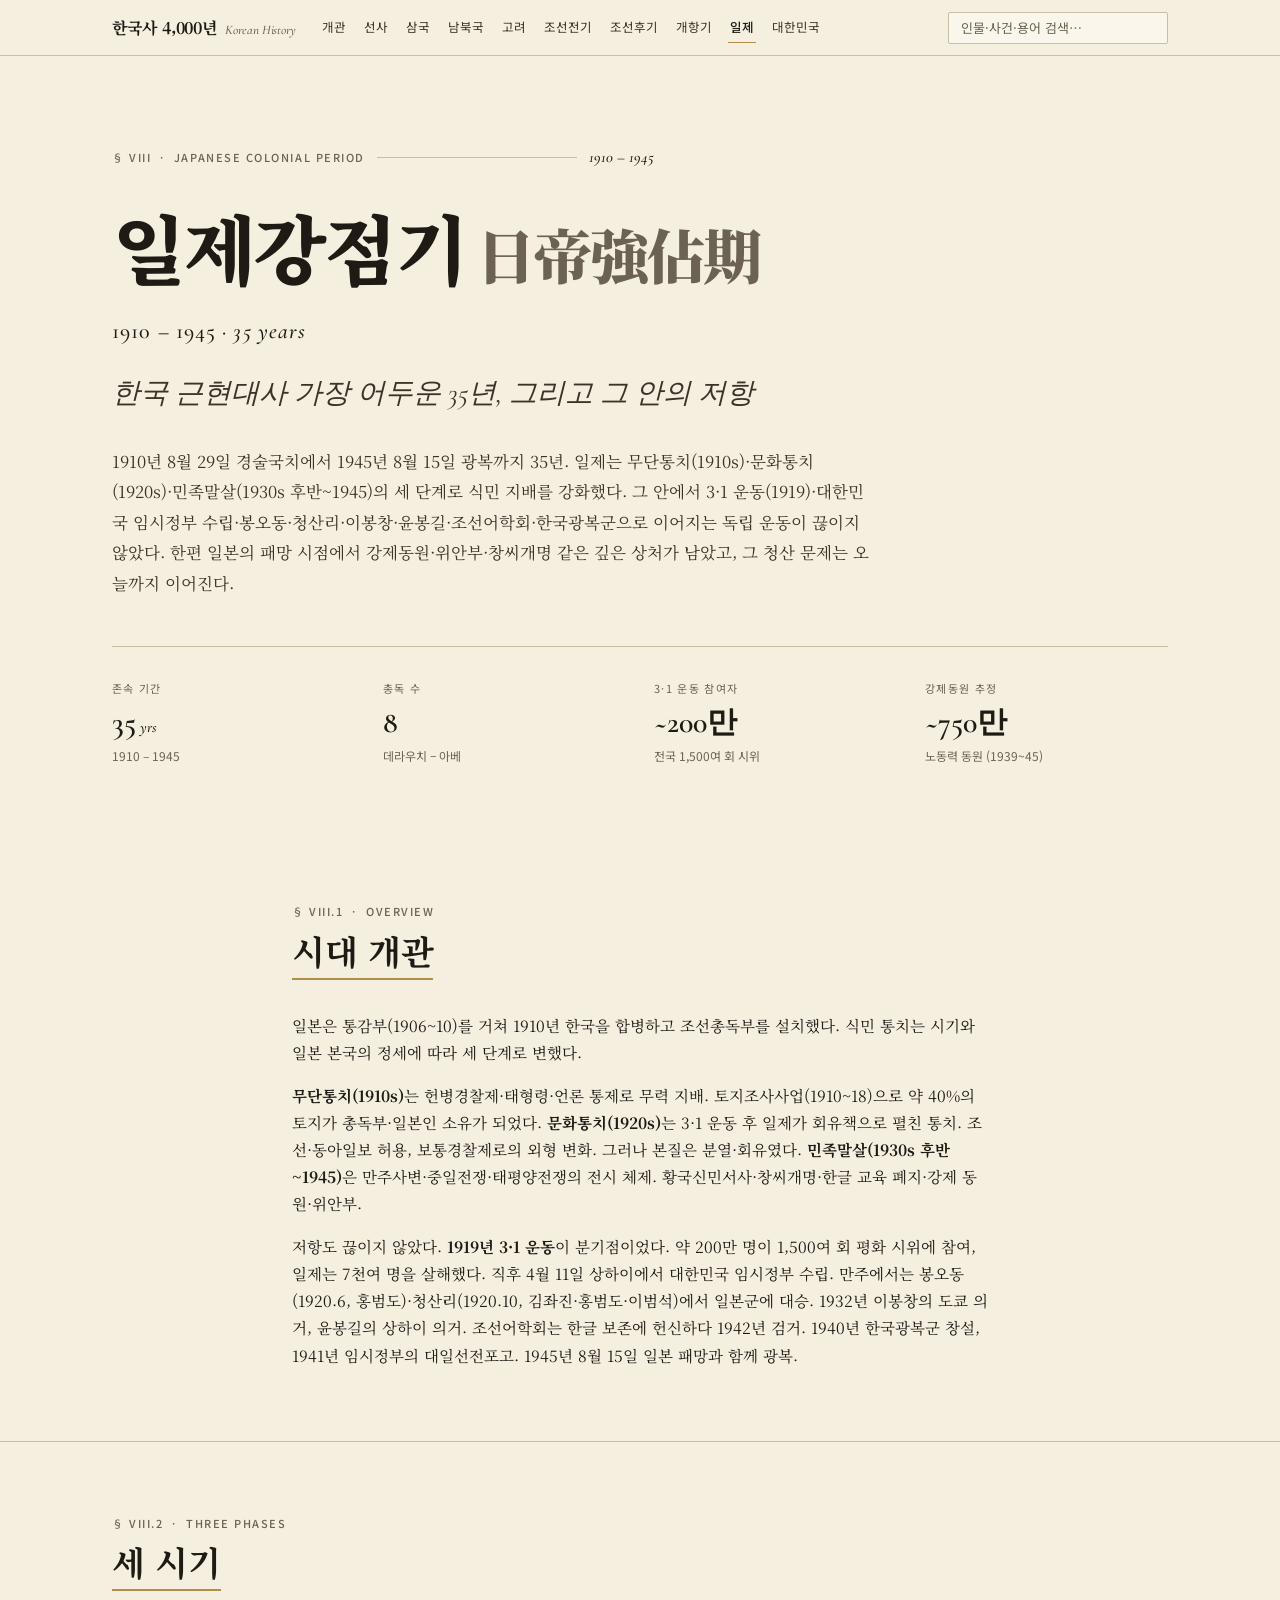
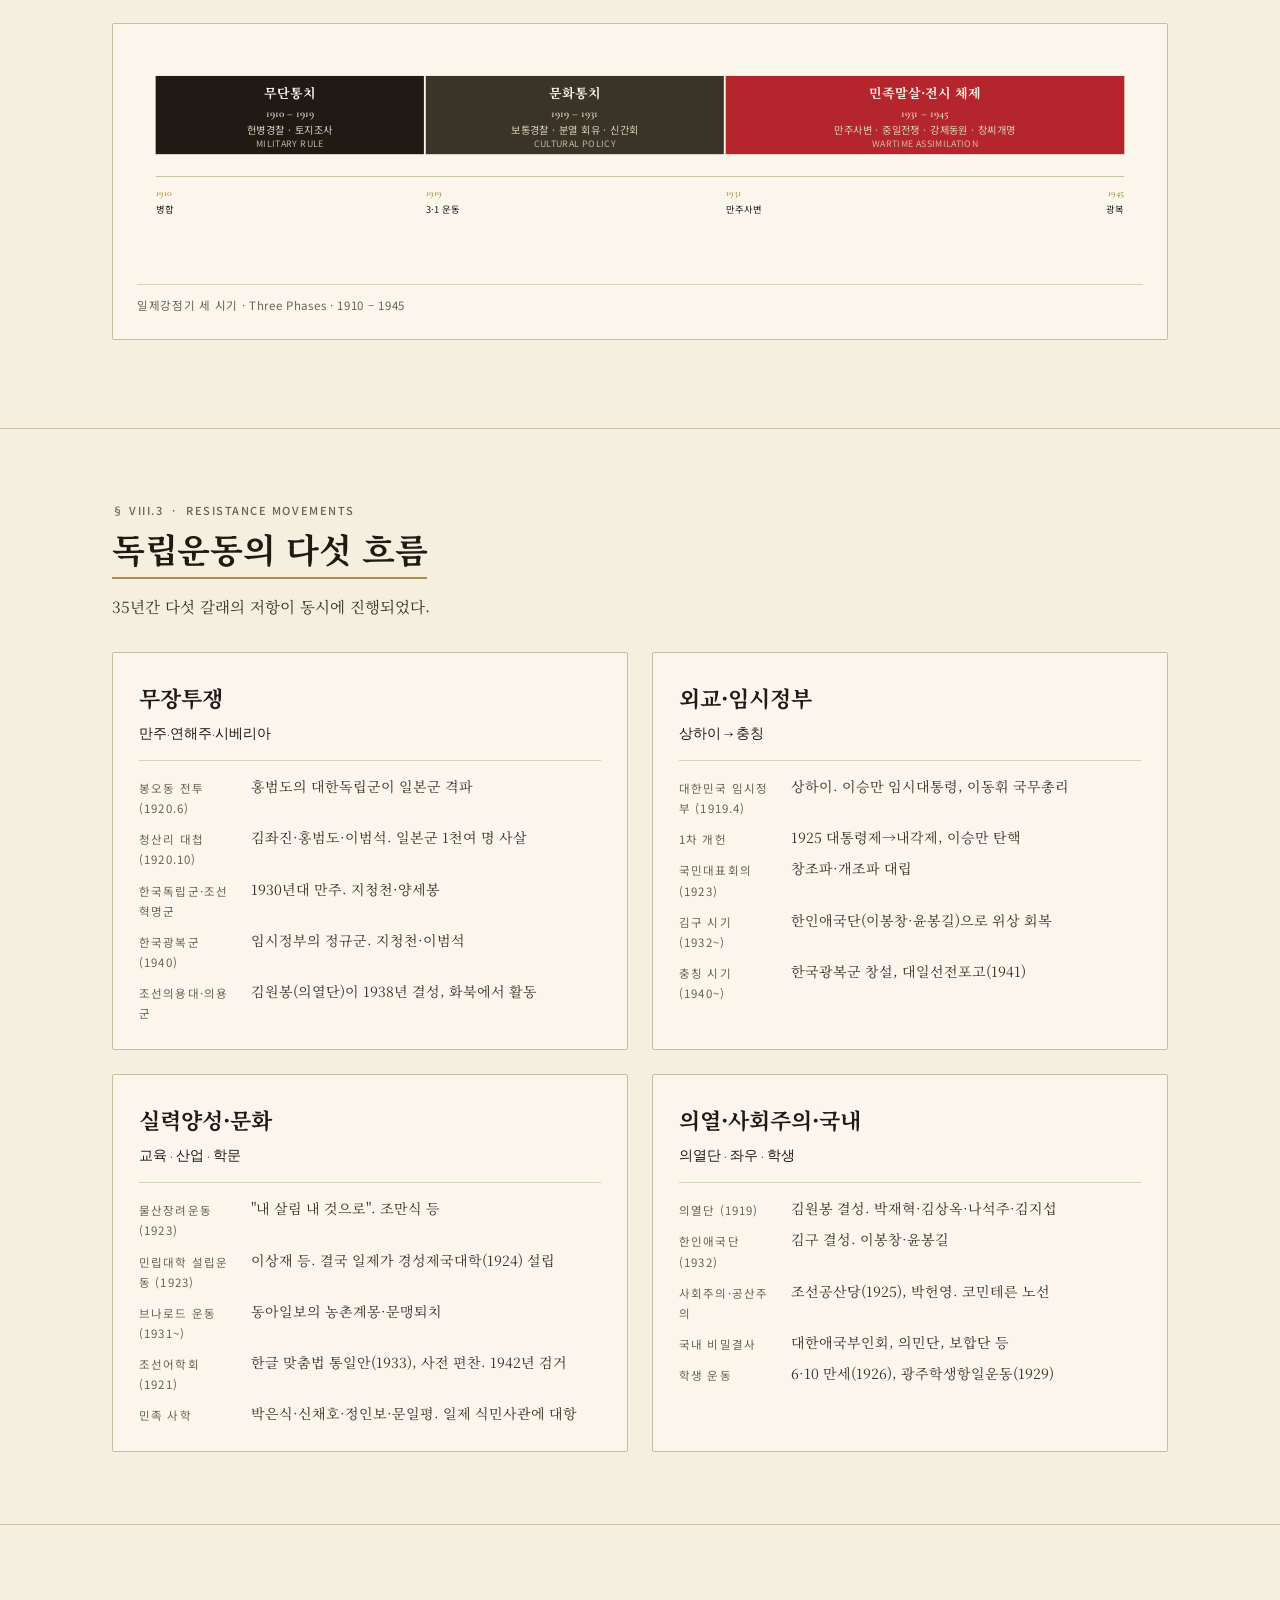
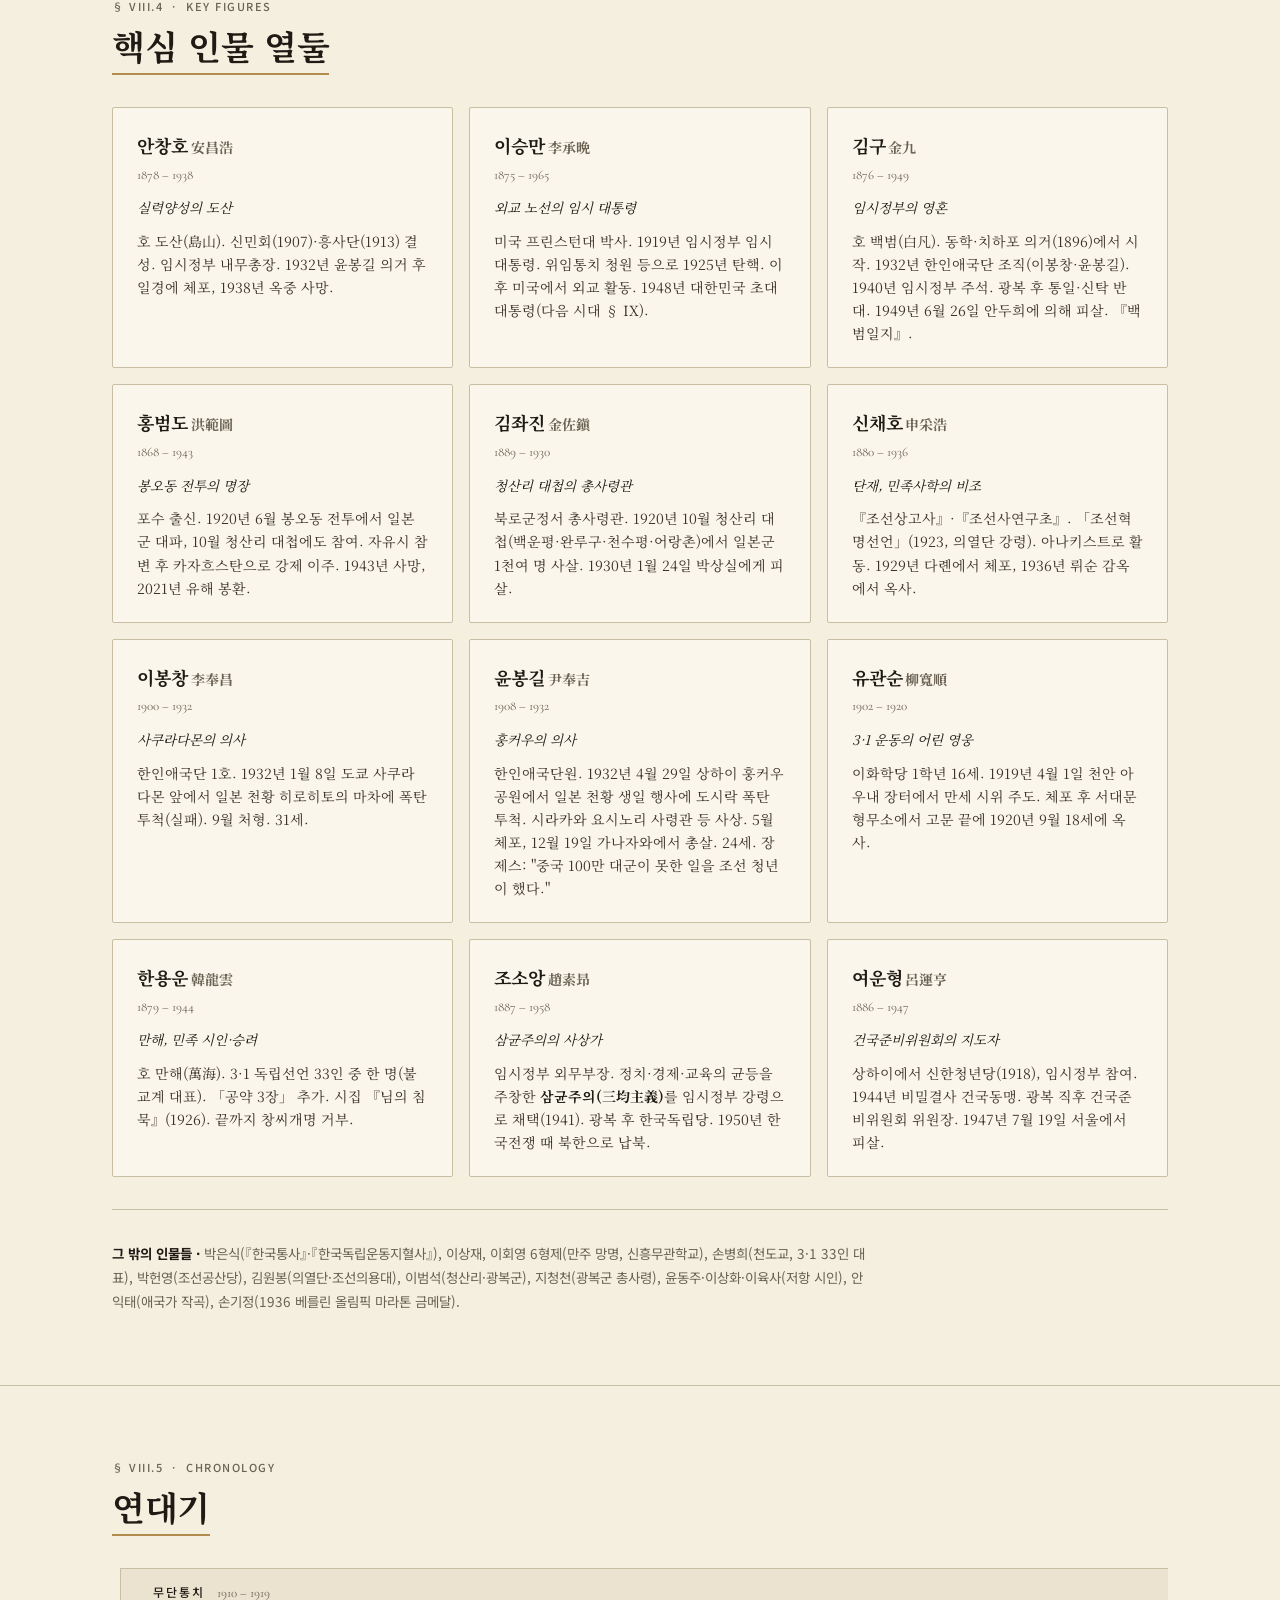
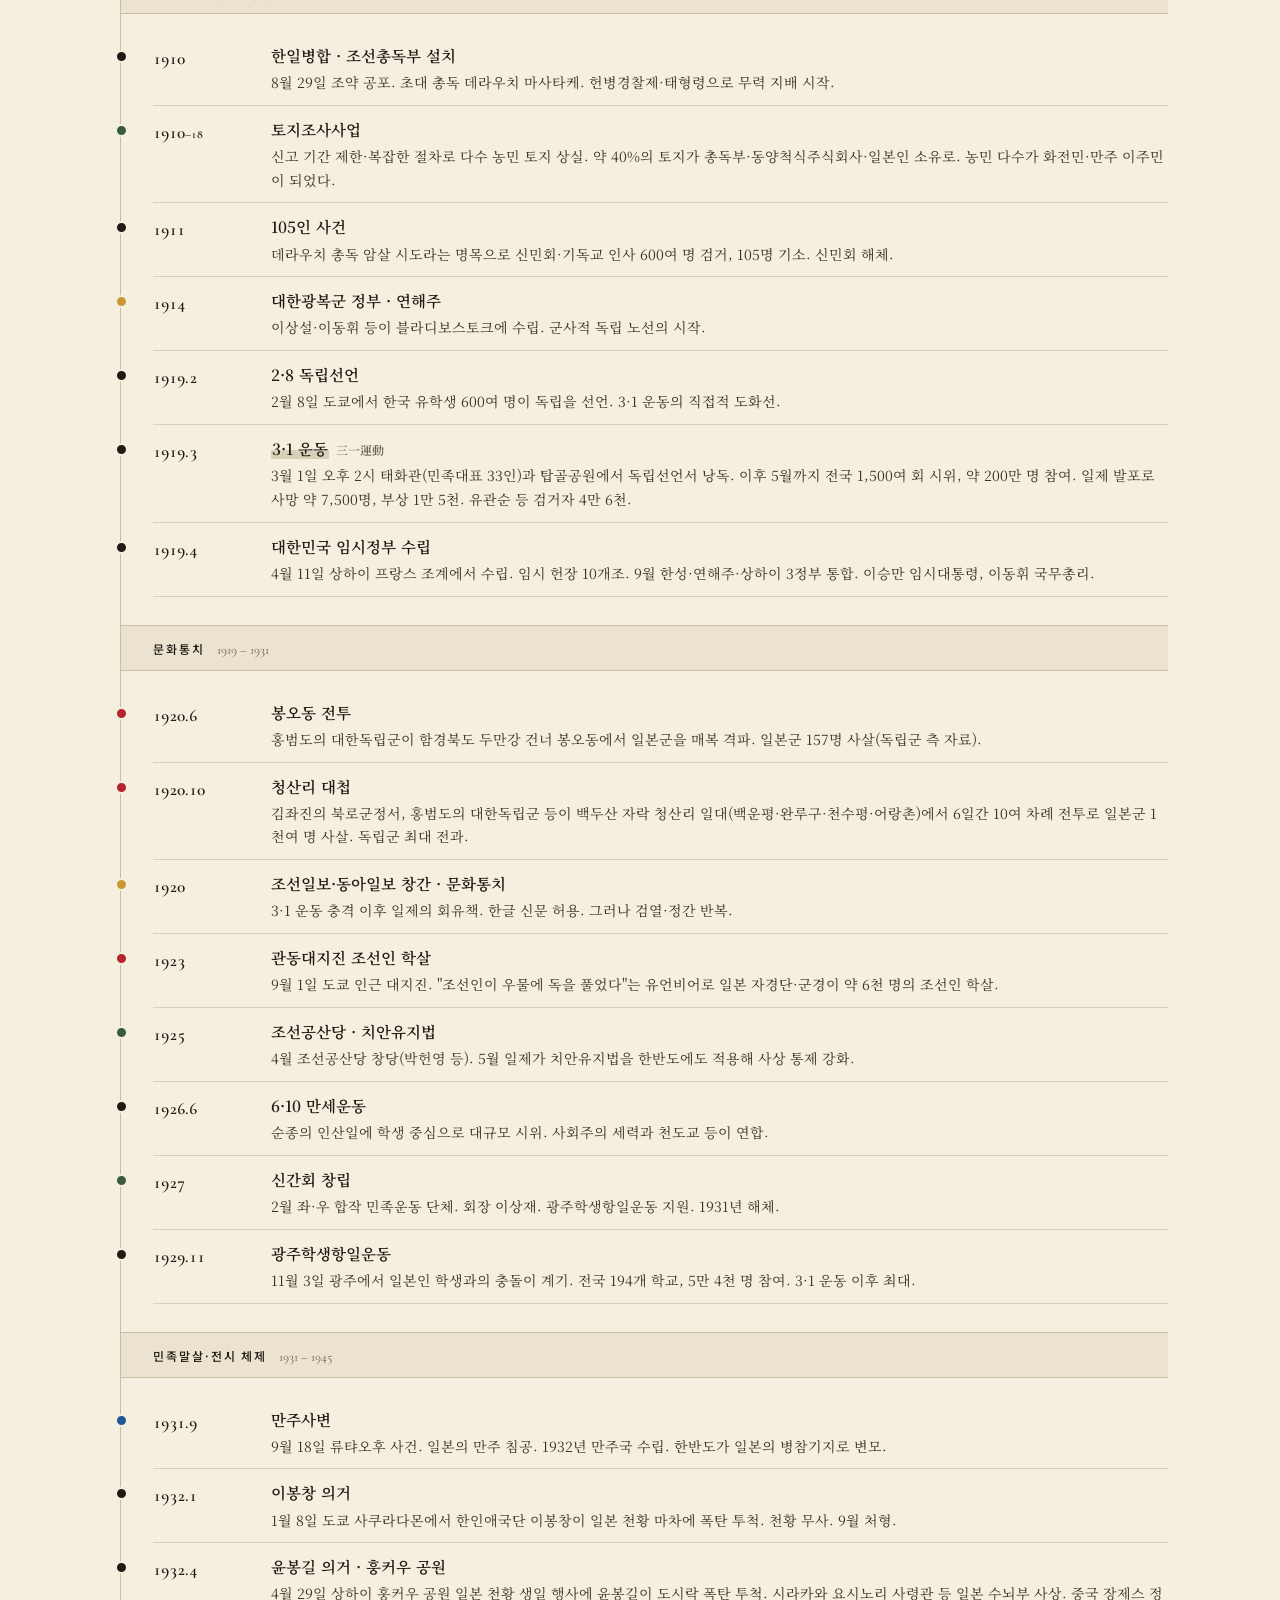
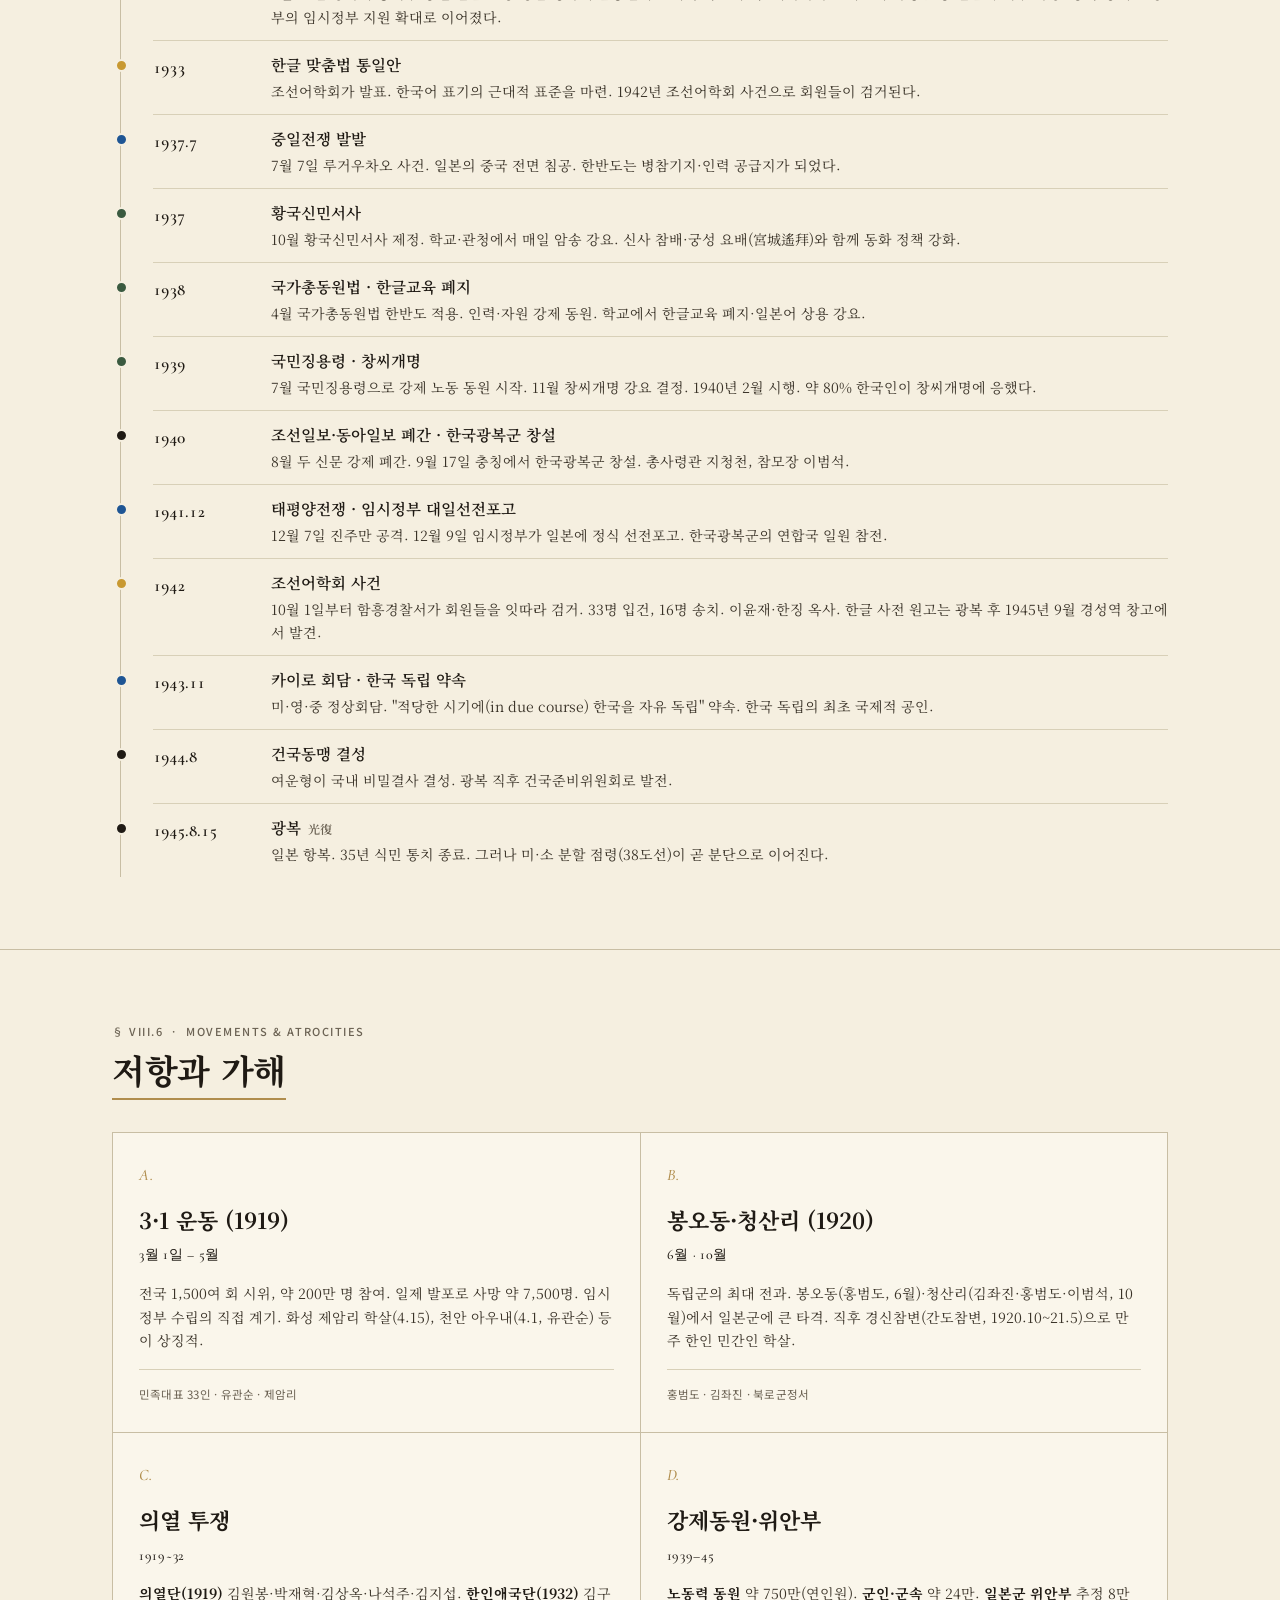
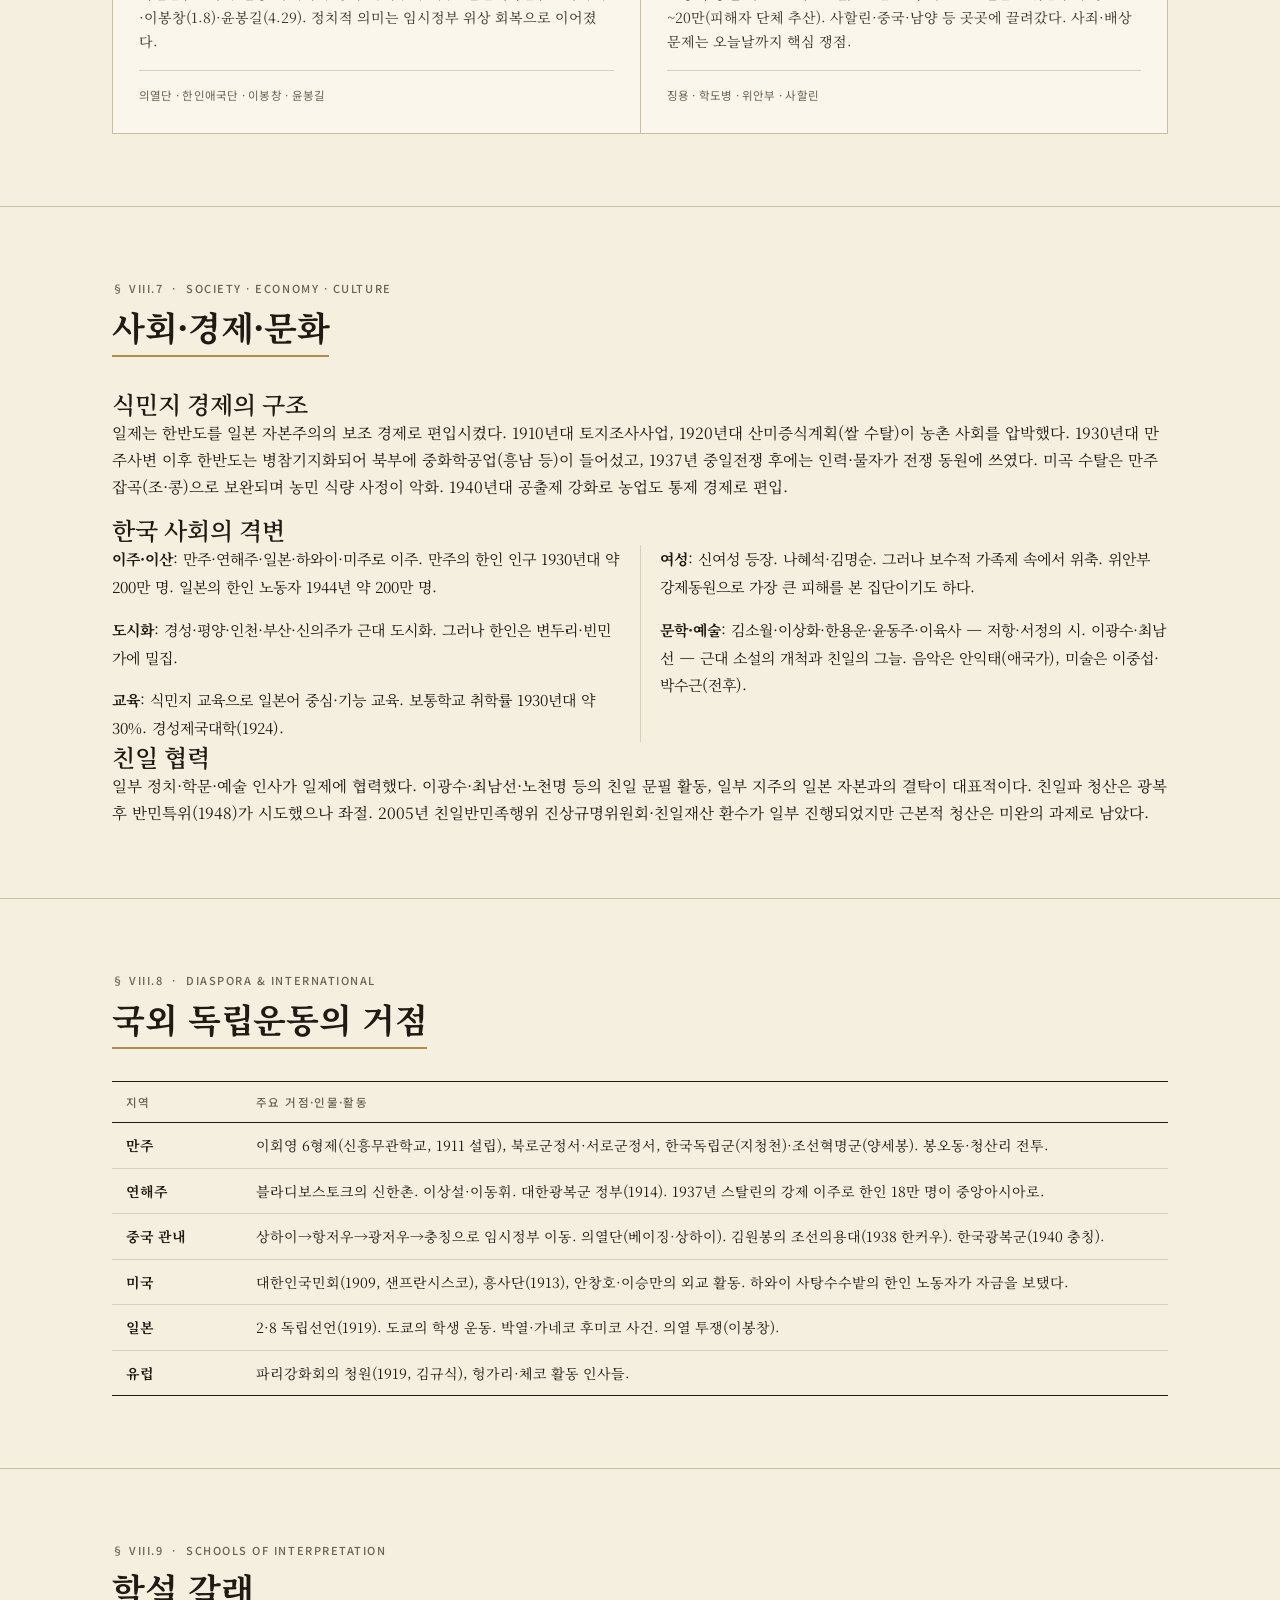
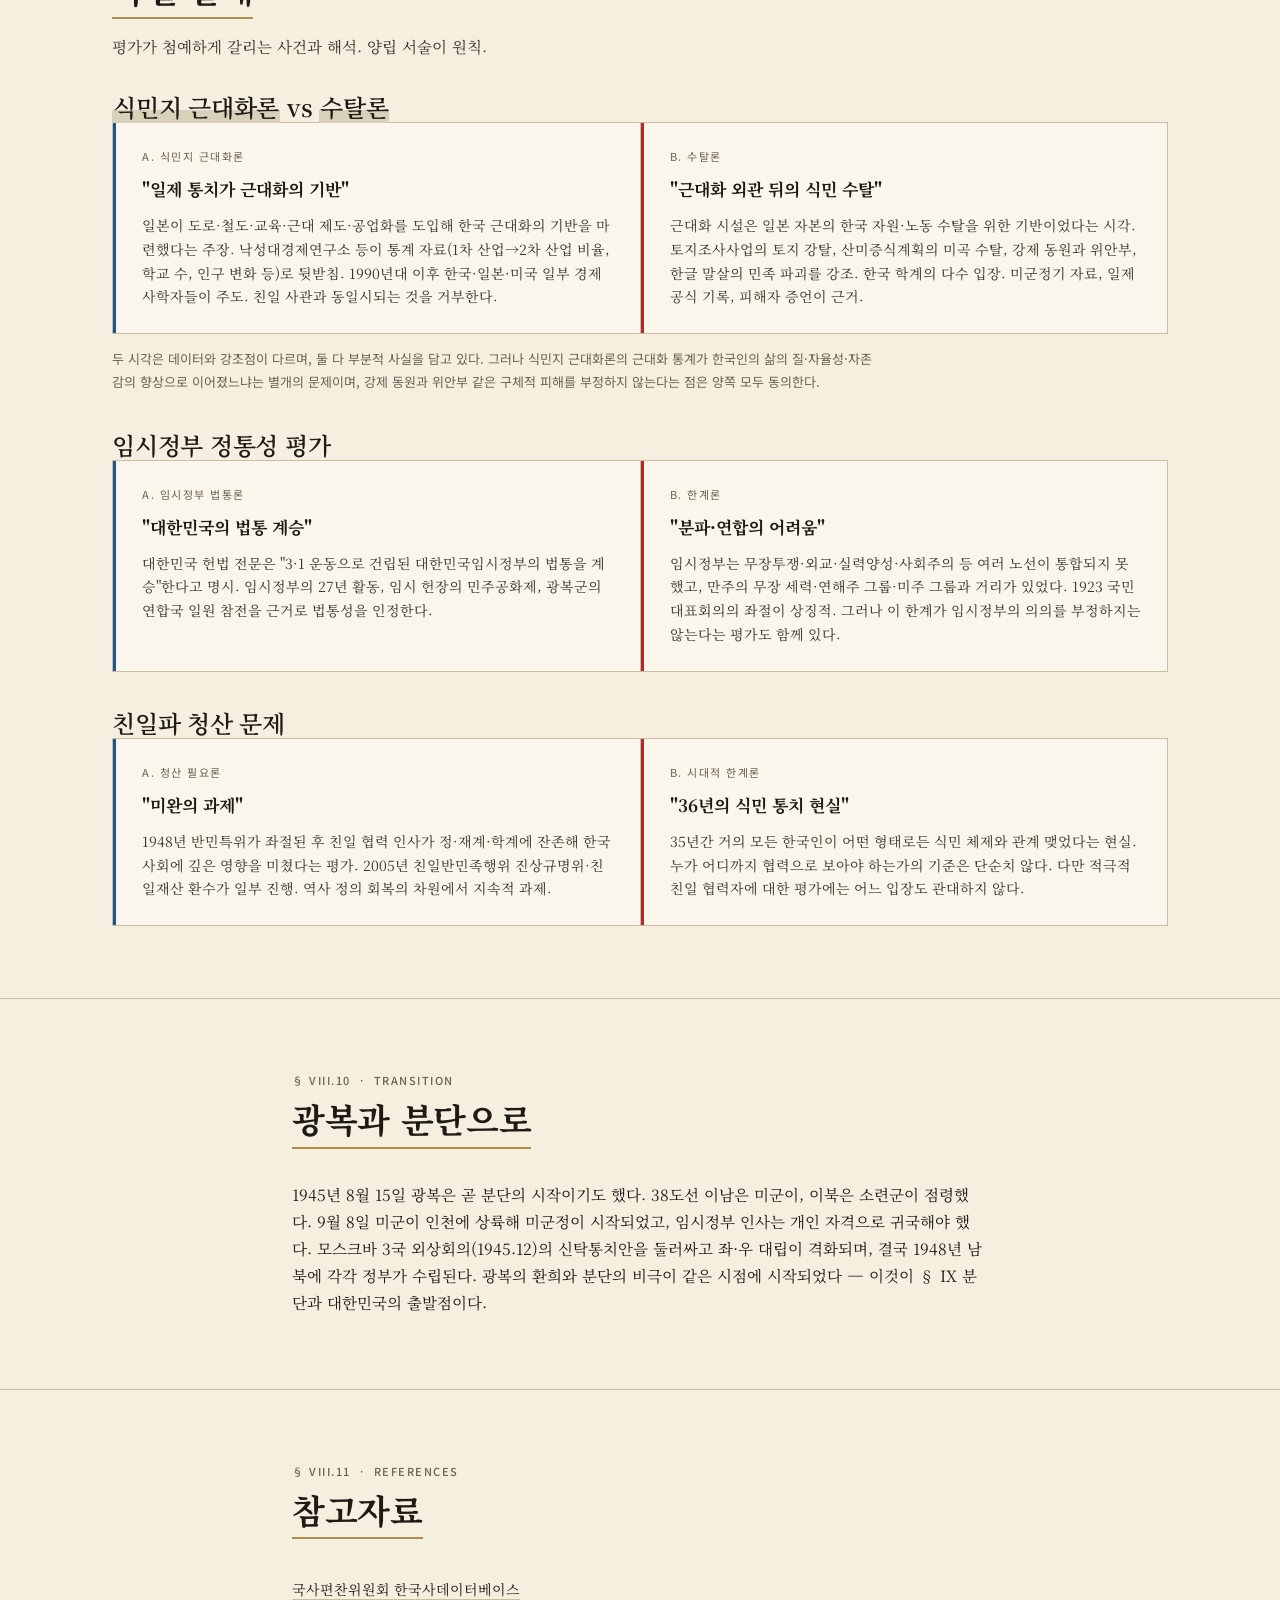
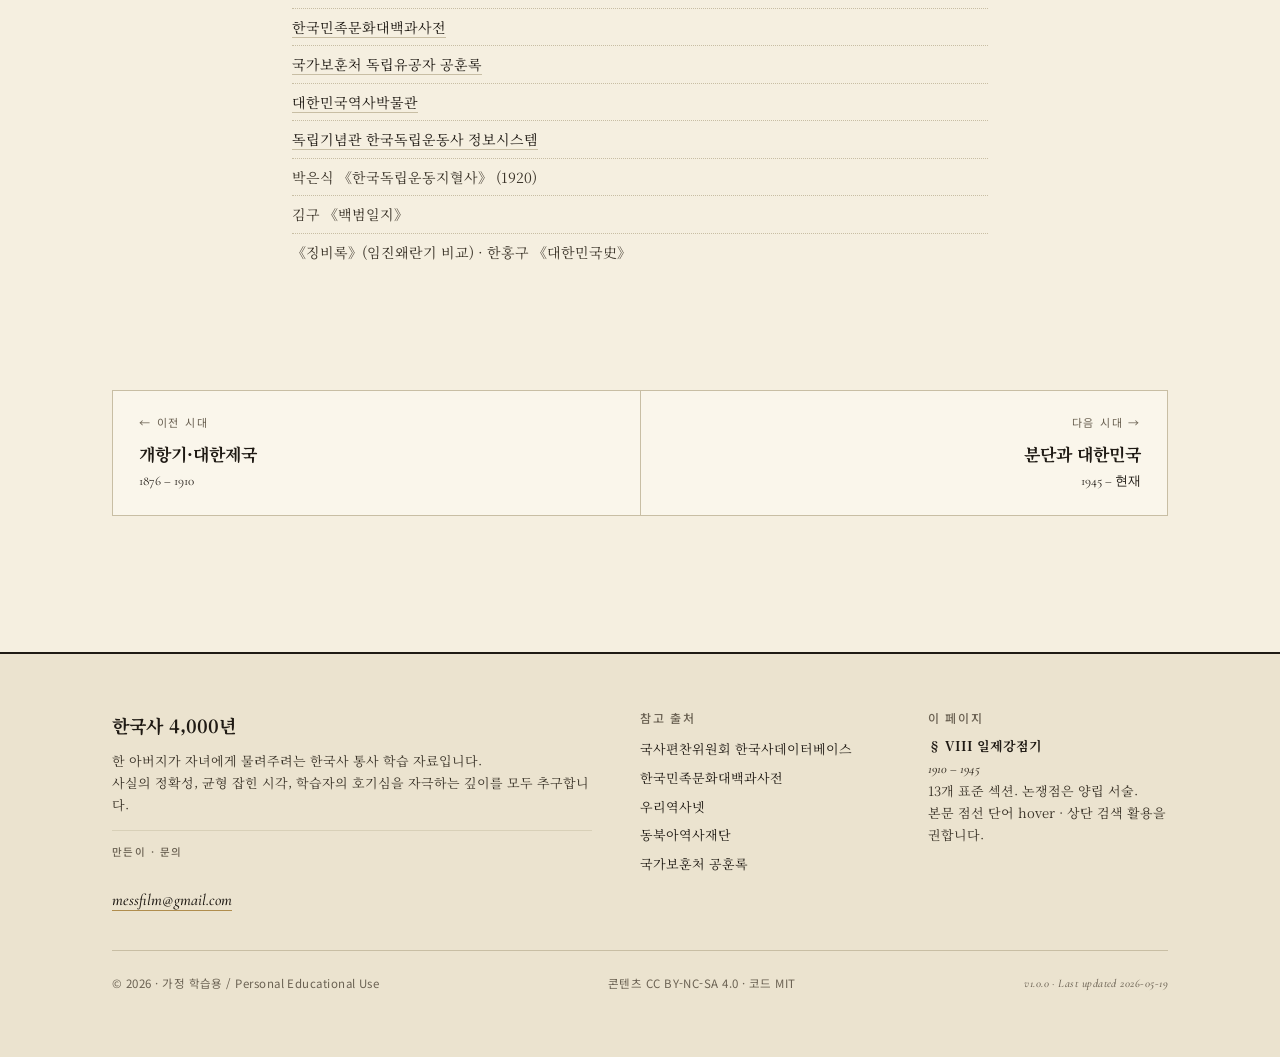
<file: eras/08-japanese-colonial.html>
<!doctype html>
<html lang="ko" data-era="japanese-colonial">
<head>
<meta charset="utf-8">
<title>§ VIII 일제강점기 (1910–1945) — 한국사 4,000년</title>
<meta name="viewport" content="width=device-width, initial-scale=1">
<meta name="description" content="일제강점기(1910~1945) 35년의 통사. 무단·문화·민족말살의 세 단계, 3·1 운동, 임시정부, 봉오동·청산리, 윤봉길, 조선어학회, 강제동원, 광복.">
<link rel="stylesheet" href="../assets/styles.css">
</head>
<body>

<nav class="site-nav">
  <div class="site-nav__inner">
    <a class="site-nav__brand" href="../index.html">한국사 4,000년<span class="latin">Korean History</span></a>
    <div class="site-nav__links">
      <a href="../index.html">개관</a>
      <a href="01-prehistoric.html">선사</a>
      <a href="02-three-kingdoms.html">삼국</a>
      <a href="03-north-south.html">남북국</a>
      <a href="04-goryeo.html">고려</a>
      <a href="05-joseon-early.html">조선전기</a>
      <a href="06-joseon-late.html">조선후기</a>
      <a href="07-modern-opening.html">개항기</a>
      <a href="08-japanese-colonial.html" class="is-current">일제</a>
      <a href="09-republic.html">대한민국</a>
    </div>
    <div class="search" data-search>
      <input class="search__input" type="search" placeholder="인물·사건·용어 검색…" aria-label="사이트 검색">
      <div class="search__results" role="listbox"></div>
    </div>
  </div>
</nav>

<header class="hero">
  <div class="container">
    <div class="hero__meta">
      <span class="meta">§ VIII &nbsp;·&nbsp; Japanese Colonial Period</span>
      <span class="hero__meta-line"></span><span class="latin">1910 – 1945</span>
    </div>
    <h1>일제강점기<span class="hanja">日帝強佔期</span></h1>
    <p class="hero__period">1910 – 1945 · <span class="latin">35 years</span></p>
    <p class="hero__sub">한국 근현대사 가장 어두운 35년, 그리고 그 안의 저항</p>
    <p class="hero__lead">
      1910년 8월 29일 경술국치에서 1945년 8월 15일 광복까지 35년. 일제는 무단통치(1910s)·문화통치(1920s)·민족말살(1930s 후반~1945)의 세 단계로 식민 지배를 강화했다.
      그 안에서 3·1 운동(1919)·대한민국 임시정부 수립·봉오동·청산리·이봉창·윤봉길·조선어학회·한국광복군으로 이어지는 독립 운동이 끊이지 않았다.
      한편 일본의 패망 시점에서 강제동원·위안부·창씨개명 같은 깊은 상처가 남았고, 그 청산 문제는 오늘까지 이어진다.
    </p>

    <div class="hero-stats">
      <div class="hero-stat"><div class="hero-stat__label">존속 기간</div><div class="hero-stat__value">35<span class="latin" style="font-size:0.5em;margin-left:4px;">yrs</span></div><div class="hero-stat__sub">1910 – 1945</div></div>
      <div class="hero-stat"><div class="hero-stat__label">총독 수</div><div class="hero-stat__value">8</div><div class="hero-stat__sub">데라우치 – 아베</div></div>
      <div class="hero-stat"><div class="hero-stat__label">3·1 운동 참여자</div><div class="hero-stat__value">~200만</div><div class="hero-stat__sub">전국 1,500여 회 시위</div></div>
      <div class="hero-stat"><div class="hero-stat__label">강제동원 추정</div><div class="hero-stat__value">~750만</div><div class="hero-stat__sub">노동력 동원 (1939~45)</div></div>
    </div>
  </div>
</header>

<section id="overview">
  <div class="container container--narrow">
    <header><span class="meta">§ VIII.1 &nbsp;·&nbsp; Overview</span><h2>시대 개관</h2></header>
    <p>일본은 통감부(1906~10)를 거쳐 1910년 한국을 합병하고 조선총독부를 설치했다. 식민 통치는 시기와 일본 본국의 정세에 따라 세 단계로 변했다.</p>
    <p><strong>무단통치(1910s)</strong>는 헌병경찰제·태형령·언론 통제로 무력 지배. 토지조사사업(1910~18)으로 약 40%의 토지가 총독부·일본인 소유가 되었다. <strong>문화통치(1920s)</strong>는 3·1 운동 후 일제가 회유책으로 펼친 통치. 조선·동아일보 허용, 보통경찰제로의 외형 변화. 그러나 본질은 분열·회유였다. <strong>민족말살(1930s 후반~1945)</strong>은 만주사변·중일전쟁·태평양전쟁의 전시 체제. 황국신민서사·창씨개명·한글 교육 폐지·강제 동원·위안부.</p>
    <p>저항도 끊이지 않았다. <strong>1919년 3·1 운동</strong>이 분기점이었다. 약 200만 명이 1,500여 회 평화 시위에 참여, 일제는 7천여 명을 살해했다. 직후 4월 11일 상하이에서 대한민국 임시정부 수립. 만주에서는 봉오동(1920.6, 홍범도)·청산리(1920.10, 김좌진·홍범도·이범석)에서 일본군에 대승. 1932년 이봉창의 도쿄 의거, 윤봉길의 상하이 의거. 조선어학회는 한글 보존에 헌신하다 1942년 검거. 1940년 한국광복군 창설, 1941년 임시정부의 대일선전포고. 1945년 8월 15일 일본 패망과 함께 광복.</p>
  </div>
</section>

<section id="phases">
  <div class="container">
    <header><span class="meta">§ VIII.2 &nbsp;·&nbsp; Three Phases</span><h2>세 시기</h2></header>
    <div class="svg-figure">
      <svg viewBox="0 0 1080 240" xmlns="http://www.w3.org/2000/svg" role="img" aria-label="일제강점기 3시기 도식">
        <defs><style>
          .ph { font-family:'Noto Serif KR'; font-weight:700; font-size:14px; } .ph:not([fill]) { fill:#faf6eb; }
          .phY { font-family:'Cormorant Garamond'; font-weight:600; font-size:12px; } .phY:not([fill]) { fill:#ede0c1; }
          .phK { font-family:'Noto Sans KR'; font-size:11px; letter-spacing:0.04em; } .phK:not([fill]) { fill:#d8d0b8; }
          .axL { stroke:#c8bea4; stroke-width:1; }
          .evt { font-family:'Noto Sans KR'; font-size:10px; } .evt:not([fill]) { fill:#1f1a14; }
          .evtY { font-family:'Cormorant Garamond'; font-weight:600; font-size:10.5px; } .evtY:not([fill]) { fill:#b08d4d; }
        </style></defs>
        <g transform="translate(20, 30)">
          <rect x="0"   y="0" width="288" height="84" fill="#1f1a14"/>
          <text x="144" y="24" class="ph" text-anchor="middle">무단통치</text>
          <text x="144" y="44" class="phY" text-anchor="middle">1910 – 1919</text>
          <text x="144" y="62" class="phK" text-anchor="middle">헌병경찰 · 토지조사</text>
          <text x="144" y="76" class="phK" text-anchor="middle" style="font-size:9.5px; opacity:0.85;">MILITARY RULE</text>

          <rect x="290" y="0" width="320" height="84" fill="#3a3328"/>
          <text x="450" y="24" class="ph" text-anchor="middle">문화통치</text>
          <text x="450" y="44" class="phY" text-anchor="middle">1919 – 1931</text>
          <text x="450" y="62" class="phK" text-anchor="middle">보통경찰 · 분열 회유 · 신간회</text>
          <text x="450" y="76" class="phK" text-anchor="middle" style="font-size:9.5px; opacity:0.85;">CULTURAL POLICY</text>

          <rect x="612" y="0" width="428" height="84" fill="#b5252e"/>
          <text x="826" y="24" class="ph" text-anchor="middle">민족말살·전시 체제</text>
          <text x="826" y="44" class="phY" text-anchor="middle">1931 – 1945</text>
          <text x="826" y="62" class="phK" text-anchor="middle">만주사변 · 중일전쟁 · 강제동원 · 창씨개명</text>
          <text x="826" y="76" class="phK" text-anchor="middle" style="font-size:9.5px; opacity:0.85;">WARTIME ASSIMILATION</text>
        </g>
        <line x1="20" y1="138" x2="1060" y2="138" class="axL"/>
        <g transform="translate(20, 145)">
          <text x="0" y="14" class="evtY">1910</text>
          <text x="290" y="14" class="evtY">1919</text>
          <text x="612" y="14" class="evtY">1931</text>
          <text x="1040" y="14" class="evtY" text-anchor="end">1945</text>
          <text x="0" y="32" class="evt">병합</text>
          <text x="290" y="32" class="evt">3·1 운동</text>
          <text x="612" y="32" class="evt">만주사변</text>
          <text x="1040" y="32" class="evt" text-anchor="end">광복</text>
        </g>
      </svg>
      <div class="svg-figure__caption">일제강점기 세 시기 · Three Phases · 1910 – 1945</div>
    </div>
  </div>
</section>

<section id="polity">
  <div class="container">
    <header><span class="meta">§ VIII.3 &nbsp;·&nbsp; Resistance Movements</span><h2>독립운동의 다섯 흐름</h2>
      <p class="lead">35년간 다섯 갈래의 저항이 동시에 진행되었다.</p></header>
    <div class="dynasty-grid">
      <div class="dynasty-card"><div class="dynasty-card__header"><div class="dynasty-card__name">무장투쟁</div><div class="dynasty-card__period">만주·연해주·시베리아</div></div>
        <dl><dt>봉오동 전투 (1920.6)</dt><dd>홍범도의 대한독립군이 일본군 격파</dd>
          <dt>청산리 대첩 (1920.10)</dt><dd>김좌진·홍범도·이범석. 일본군 1천여 명 사살</dd>
          <dt>한국독립군·조선혁명군</dt><dd>1930년대 만주. 지청천·양세봉</dd>
          <dt>한국광복군 (1940)</dt><dd>임시정부의 정규군. 지청천·이범석</dd>
          <dt>조선의용대·의용군</dt><dd>김원봉(의열단)이 1938년 결성, 화북에서 활동</dd></dl></div>

      <div class="dynasty-card"><div class="dynasty-card__header"><div class="dynasty-card__name">외교·임시정부</div><div class="dynasty-card__period">상하이 → 충칭</div></div>
        <dl><dt>대한민국 임시정부 (1919.4)</dt><dd>상하이. 이승만 임시대통령, 이동휘 국무총리</dd>
          <dt>1차 개헌</dt><dd>1925 대통령제→내각제, 이승만 탄핵</dd>
          <dt>국민대표회의 (1923)</dt><dd>창조파·개조파 대립</dd>
          <dt>김구 시기 (1932~)</dt><dd>한인애국단(이봉창·윤봉길)으로 위상 회복</dd>
          <dt>충칭 시기 (1940~)</dt><dd>한국광복군 창설, 대일선전포고(1941)</dd></dl></div>

      <div class="dynasty-card"><div class="dynasty-card__header"><div class="dynasty-card__name">실력양성·문화</div><div class="dynasty-card__period">교육 · 산업 · 학문</div></div>
        <dl><dt>물산장려운동 (1923)</dt><dd>"내 살림 내 것으로". 조만식 등</dd>
          <dt>민립대학 설립운동 (1923)</dt><dd>이상재 등. 결국 일제가 경성제국대학(1924) 설립</dd>
          <dt>브나로드 운동 (1931~)</dt><dd>동아일보의 농촌계몽·문맹퇴치</dd>
          <dt>조선어학회 (1921)</dt><dd>한글 맞춤법 통일안(1933), 사전 편찬. 1942년 검거</dd>
          <dt>민족 사학</dt><dd>박은식·신채호·정인보·문일평. 일제 식민사관에 대항</dd></dl></div>

      <div class="dynasty-card"><div class="dynasty-card__header"><div class="dynasty-card__name">의열·사회주의·국내</div><div class="dynasty-card__period">의열단 · 좌우 · 학생</div></div>
        <dl><dt>의열단 (1919)</dt><dd>김원봉 결성. 박재혁·김상옥·나석주·김지섭</dd>
          <dt>한인애국단 (1932)</dt><dd>김구 결성. 이봉창·윤봉길</dd>
          <dt>사회주의·공산주의</dt><dd>조선공산당(1925), 박헌영. 코민테른 노선</dd>
          <dt>국내 비밀결사</dt><dd>대한애국부인회, 의민단, 보합단 등</dd>
          <dt>학생 운동</dt><dd>6·10 만세(1926), 광주학생항일운동(1929)</dd></dl></div>
    </div>
  </div>
</section>

<section id="people">
  <div class="container">
    <header><span class="meta">§ VIII.4 &nbsp;·&nbsp; Key Figures</span><h2>핵심 인물 열둘</h2></header>
    <div class="fig-grid">

      <div class="fig-card" id="안창호"><div class="fig-card__name">안창호<span class="hanja">安昌浩</span></div>
        <div class="fig-card__years">1878 – 1938</div>
        <div class="fig-card__epithet">실력양성의 도산</div>
        <div class="fig-card__body">호 도산(島山). 신민회(1907)·흥사단(1913) 결성. 임시정부 내무총장. 1932년 윤봉길 의거 후 일경에 체포, 1938년 옥중 사망.</div></div>

      <div class="fig-card" id="이승만"><div class="fig-card__name">이승만<span class="hanja">李承晩</span></div>
        <div class="fig-card__years">1875 – 1965</div>
        <div class="fig-card__epithet">외교 노선의 임시 대통령</div>
        <div class="fig-card__body">미국 프린스턴대 박사. 1919년 임시정부 임시대통령. 위임통치 청원 등으로 1925년 탄핵. 이후 미국에서 외교 활동. 1948년 대한민국 초대 대통령(다음 시대 § IX).</div></div>

      <div class="fig-card" id="김구"><div class="fig-card__name">김구<span class="hanja">金九</span></div>
        <div class="fig-card__years">1876 – 1949</div>
        <div class="fig-card__epithet">임시정부의 영혼</div>
        <div class="fig-card__body">호 백범(白凡). 동학·치하포 의거(1896)에서 시작. 1932년 한인애국단 조직(이봉창·윤봉길). 1940년 임시정부 주석. 광복 후 통일·신탁 반대. 1949년 6월 26일 안두희에 의해 피살. 『백범일지』.</div></div>

      <div class="fig-card" id="홍범도"><div class="fig-card__name">홍범도<span class="hanja">洪範圖</span></div>
        <div class="fig-card__years">1868 – 1943</div>
        <div class="fig-card__epithet">봉오동 전투의 명장</div>
        <div class="fig-card__body">포수 출신. 1920년 6월 봉오동 전투에서 일본군 대파, 10월 청산리 대첩에도 참여. 자유시 참변 후 카자흐스탄으로 강제 이주. 1943년 사망, 2021년 유해 봉환.</div></div>

      <div class="fig-card" id="김좌진"><div class="fig-card__name">김좌진<span class="hanja">金佐鎭</span></div>
        <div class="fig-card__years">1889 – 1930</div>
        <div class="fig-card__epithet">청산리 대첩의 총사령관</div>
        <div class="fig-card__body">북로군정서 총사령관. 1920년 10월 청산리 대첩(백운평·완루구·천수평·어랑촌)에서 일본군 1천여 명 사살. 1930년 1월 24일 박상실에게 피살.</div></div>

      <div class="fig-card" id="신채호"><div class="fig-card__name">신채호<span class="hanja">申采浩</span></div>
        <div class="fig-card__years">1880 – 1936</div>
        <div class="fig-card__epithet">단재, 민족사학의 비조</div>
        <div class="fig-card__body">『조선상고사』·『조선사연구초』. 「조선혁명선언」(1923, 의열단 강령). 아나키스트로 활동. 1929년 다롄에서 체포, 1936년 뤼순 감옥에서 옥사.</div></div>

      <div class="fig-card" id="이봉창"><div class="fig-card__name">이봉창<span class="hanja">李奉昌</span></div>
        <div class="fig-card__years">1900 – 1932</div>
        <div class="fig-card__epithet">사쿠라다몬의 의사</div>
        <div class="fig-card__body">한인애국단 1호. 1932년 1월 8일 도쿄 사쿠라다몬 앞에서 일본 천황 히로히토의 마차에 폭탄 투척(실패). 9월 처형. 31세.</div></div>

      <div class="fig-card" id="윤봉길"><div class="fig-card__name">윤봉길<span class="hanja">尹奉吉</span></div>
        <div class="fig-card__years">1908 – 1932</div>
        <div class="fig-card__epithet">훙커우의 의사</div>
        <div class="fig-card__body">한인애국단원. 1932년 4월 29일 상하이 훙커우 공원에서 일본 천황 생일 행사에 도시락 폭탄 투척. 시라카와 요시노리 사령관 등 사상. 5월 체포, 12월 19일 가나자와에서 총살. 24세. 장제스: "중국 100만 대군이 못한 일을 조선 청년이 했다."</div></div>

      <div class="fig-card" id="유관순"><div class="fig-card__name">유관순<span class="hanja">柳寬順</span></div>
        <div class="fig-card__years">1902 – 1920</div>
        <div class="fig-card__epithet">3·1 운동의 어린 영웅</div>
        <div class="fig-card__body">이화학당 1학년 16세. 1919년 4월 1일 천안 아우내 장터에서 만세 시위 주도. 체포 후 서대문형무소에서 고문 끝에 1920년 9월 18세에 옥사.</div></div>

      <div class="fig-card" id="한용운"><div class="fig-card__name">한용운<span class="hanja">韓龍雲</span></div>
        <div class="fig-card__years">1879 – 1944</div>
        <div class="fig-card__epithet">만해, 민족 시인·승려</div>
        <div class="fig-card__body">호 만해(萬海). 3·1 독립선언 33인 중 한 명(불교계 대표). 「공약 3장」 추가. 시집 『님의 침묵』(1926). 끝까지 창씨개명 거부.</div></div>

      <div class="fig-card" id="조소앙"><div class="fig-card__name">조소앙<span class="hanja">趙素昻</span></div>
        <div class="fig-card__years">1887 – 1958</div>
        <div class="fig-card__epithet">삼균주의의 사상가</div>
        <div class="fig-card__body">임시정부 외무부장. 정치·경제·교육의 균등을 주창한 <strong>삼균주의(三均主義)</strong>를 임시정부 강령으로 채택(1941). 광복 후 한국독립당. 1950년 한국전쟁 때 북한으로 납북.</div></div>

      <div class="fig-card" id="여운형"><div class="fig-card__name">여운형<span class="hanja">呂運亨</span></div>
        <div class="fig-card__years">1886 – 1947</div>
        <div class="fig-card__epithet">건국준비위원회의 지도자</div>
        <div class="fig-card__body">상하이에서 신한청년당(1918), 임시정부 참여. 1944년 비밀결사 건국동맹. 광복 직후 건국준비위원회 위원장. 1947년 7월 19일 서울에서 피살.</div></div>
    </div>
    <hr>
    <p style="font-size:13.5px; color:var(--meok-mute); font-family:'Noto Sans KR'; max-width:760px;">
      <strong>그 밖의 인물들 · </strong>
      박은식(『한국통사』·『한국독립운동지혈사』), 이상재, 이회영 6형제(만주 망명, 신흥무관학교),
      손병희(천도교, 3·1 33인 대표), 박헌영(조선공산당), 김원봉(의열단·조선의용대),
      이범석(청산리·광복군), 지청천(광복군 총사령), 윤동주·이상화·이육사(저항 시인),
      안익태(애국가 작곡), 손기정(1936 베를린 올림픽 마라톤 금메달).
    </p>
  </div>
</section>

<section id="chronology">
  <div class="container">
    <header><span class="meta">§ VIII.5 &nbsp;·&nbsp; Chronology</span><h2>연대기</h2></header>
    <div class="timeline">

      <div class="timeline__phase"><span class="timeline__phase-title">무단통치</span><span class="timeline__phase-period">1910 – 1919</span></div>

      <div class="tl-event" data-cat="politics"><div class="tl-event__year">1910</div><div>
        <div class="tl-event__title">한일병합 · 조선총독부 설치</div>
        <div class="tl-event__body">8월 29일 조약 공포. 초대 총독 데라우치 마사타케. 헌병경찰제·태형령으로 무력 지배 시작.</div></div></div>

      <div class="tl-event" data-cat="society"><div class="tl-event__year">1910<span style="font-size:0.7em;">–18</span></div><div>
        <div class="tl-event__title">토지조사사업</div>
        <div class="tl-event__body">신고 기간 제한·복잡한 절차로 다수 농민 토지 상실. 약 40%의 토지가 총독부·동양척식주식회사·일본인 소유로. 농민 다수가 화전민·만주 이주민이 되었다.</div></div></div>

      <div class="tl-event" data-cat="politics"><div class="tl-event__year">1911</div><div>
        <div class="tl-event__title">105인 사건</div>
        <div class="tl-event__body">데라우치 총독 암살 시도라는 명목으로 신민회·기독교 인사 600여 명 검거, 105명 기소. 신민회 해체.</div></div></div>

      <div class="tl-event" data-cat="culture"><div class="tl-event__year">1914</div><div>
        <div class="tl-event__title">대한광복군 정부 · 연해주</div>
        <div class="tl-event__body">이상설·이동휘 등이 블라디보스토크에 수립. 군사적 독립 노선의 시작.</div></div></div>

      <div class="tl-event" data-cat="politics"><div class="tl-event__year">1919.2</div><div>
        <div class="tl-event__title">2·8 독립선언</div>
        <div class="tl-event__body">2월 8일 도쿄에서 한국 유학생 600여 명이 독립을 선언. 3·1 운동의 직접적 도화선.</div></div></div>

      <div class="tl-event" data-cat="politics"><div class="tl-event__year">1919.3</div><div>
        <div class="tl-event__title"><span class="term" data-term="삼일운동">3·1 운동</span> <span class="hanja">三一運動</span></div>
        <div class="tl-event__body">3월 1일 오후 2시 태화관(민족대표 33인)과 탑골공원에서 독립선언서 낭독. 이후 5월까지 전국 1,500여 회 시위, 약 200만 명 참여. 일제 발포로 사망 약 7,500명, 부상 1만 5천. 유관순 등 검거자 4만 6천.</div></div></div>

      <div class="tl-event" data-cat="politics"><div class="tl-event__year">1919.4</div><div>
        <div class="tl-event__title">대한민국 임시정부 수립</div>
        <div class="tl-event__body">4월 11일 상하이 프랑스 조계에서 수립. 임시 헌장 10개조. 9월 한성·연해주·상하이 3정부 통합. 이승만 임시대통령, 이동휘 국무총리.</div></div></div>

      <div class="timeline__phase"><span class="timeline__phase-title">문화통치</span><span class="timeline__phase-period">1919 – 1931</span></div>

      <div class="tl-event" data-cat="war"><div class="tl-event__year">1920.6</div><div>
        <div class="tl-event__title">봉오동 전투</div>
        <div class="tl-event__body">홍범도의 대한독립군이 함경북도 두만강 건너 봉오동에서 일본군을 매복 격파. 일본군 157명 사살(독립군 측 자료).</div></div></div>

      <div class="tl-event" data-cat="war"><div class="tl-event__year">1920.10</div><div>
        <div class="tl-event__title">청산리 대첩</div>
        <div class="tl-event__body">김좌진의 북로군정서, 홍범도의 대한독립군 등이 백두산 자락 청산리 일대(백운평·완루구·천수평·어랑촌)에서 6일간 10여 차례 전투로 일본군 1천여 명 사살. 독립군 최대 전과.</div></div></div>

      <div class="tl-event" data-cat="culture"><div class="tl-event__year">1920</div><div>
        <div class="tl-event__title">조선일보·동아일보 창간 · 문화통치</div>
        <div class="tl-event__body">3·1 운동 충격 이후 일제의 회유책. 한글 신문 허용. 그러나 검열·정간 반복.</div></div></div>

      <div class="tl-event" data-cat="war"><div class="tl-event__year">1923</div><div>
        <div class="tl-event__title">관동대지진 조선인 학살</div>
        <div class="tl-event__body">9월 1일 도쿄 인근 대지진. "조선인이 우물에 독을 풀었다"는 유언비어로 일본 자경단·군경이 약 6천 명의 조선인 학살.</div></div></div>

      <div class="tl-event" data-cat="society"><div class="tl-event__year">1925</div><div>
        <div class="tl-event__title">조선공산당 · 치안유지법</div>
        <div class="tl-event__body">4월 조선공산당 창당(박헌영 등). 5월 일제가 치안유지법을 한반도에도 적용해 사상 통제 강화.</div></div></div>

      <div class="tl-event" data-cat="politics"><div class="tl-event__year">1926.6</div><div>
        <div class="tl-event__title">6·10 만세운동</div>
        <div class="tl-event__body">순종의 인산일에 학생 중심으로 대규모 시위. 사회주의 세력과 천도교 등이 연합.</div></div></div>

      <div class="tl-event" data-cat="society"><div class="tl-event__year">1927</div><div>
        <div class="tl-event__title">신간회 창립</div>
        <div class="tl-event__body">2월 좌·우 합작 민족운동 단체. 회장 이상재. 광주학생항일운동 지원. 1931년 해체.</div></div></div>

      <div class="tl-event" data-cat="politics"><div class="tl-event__year">1929.11</div><div>
        <div class="tl-event__title">광주학생항일운동</div>
        <div class="tl-event__body">11월 3일 광주에서 일본인 학생과의 충돌이 계기. 전국 194개 학교, 5만 4천 명 참여. 3·1 운동 이후 최대.</div></div></div>

      <div class="timeline__phase"><span class="timeline__phase-title">민족말살·전시 체제</span><span class="timeline__phase-period">1931 – 1945</span></div>

      <div class="tl-event" data-cat="foreign"><div class="tl-event__year">1931.9</div><div>
        <div class="tl-event__title">만주사변</div>
        <div class="tl-event__body">9월 18일 류탸오후 사건. 일본의 만주 침공. 1932년 만주국 수립. 한반도가 일본의 병참기지로 변모.</div></div></div>

      <div class="tl-event" data-cat="politics"><div class="tl-event__year">1932.1</div><div>
        <div class="tl-event__title">이봉창 의거</div>
        <div class="tl-event__body">1월 8일 도쿄 사쿠라다몬에서 한인애국단 이봉창이 일본 천황 마차에 폭탄 투척. 천황 무사. 9월 처형.</div></div></div>

      <div class="tl-event" data-cat="politics"><div class="tl-event__year">1932.4</div><div>
        <div class="tl-event__title">윤봉길 의거 · 훙커우 공원</div>
        <div class="tl-event__body">4월 29일 상하이 훙커우 공원 일본 천황 생일 행사에 윤봉길이 도시락 폭탄 투척. 시라카와 요시노리 사령관 등 일본 수뇌부 사상. 중국 장제스 정부의 임시정부 지원 확대로 이어졌다.</div></div></div>

      <div class="tl-event" data-cat="culture"><div class="tl-event__year">1933</div><div>
        <div class="tl-event__title">한글 맞춤법 통일안</div>
        <div class="tl-event__body">조선어학회가 발표. 한국어 표기의 근대적 표준을 마련. 1942년 조선어학회 사건으로 회원들이 검거된다.</div></div></div>

      <div class="tl-event" data-cat="foreign"><div class="tl-event__year">1937.7</div><div>
        <div class="tl-event__title">중일전쟁 발발</div>
        <div class="tl-event__body">7월 7일 루거우차오 사건. 일본의 중국 전면 침공. 한반도는 병참기지·인력 공급지가 되었다.</div></div></div>

      <div class="tl-event" data-cat="society"><div class="tl-event__year">1937</div><div>
        <div class="tl-event__title">황국신민서사</div>
        <div class="tl-event__body">10월 황국신민서사 제정. 학교·관청에서 매일 암송 강요. 신사 참배·궁성 요배(宮城遙拜)와 함께 동화 정책 강화.</div></div></div>

      <div class="tl-event" data-cat="society"><div class="tl-event__year">1938</div><div>
        <div class="tl-event__title">국가총동원법 · 한글교육 폐지</div>
        <div class="tl-event__body">4월 국가총동원법 한반도 적용. 인력·자원 강제 동원. 학교에서 한글교육 폐지·일본어 상용 강요.</div></div></div>

      <div class="tl-event" data-cat="society"><div class="tl-event__year">1939</div><div>
        <div class="tl-event__title">국민징용령 · 창씨개명</div>
        <div class="tl-event__body">7월 국민징용령으로 강제 노동 동원 시작. 11월 창씨개명 강요 결정. 1940년 2월 시행. 약 80% 한국인이 창씨개명에 응했다.</div></div></div>

      <div class="tl-event" data-cat="politics"><div class="tl-event__year">1940</div><div>
        <div class="tl-event__title">조선일보·동아일보 폐간 · 한국광복군 창설</div>
        <div class="tl-event__body">8월 두 신문 강제 폐간. 9월 17일 충칭에서 한국광복군 창설. 총사령관 지청천, 참모장 이범석.</div></div></div>

      <div class="tl-event" data-cat="foreign"><div class="tl-event__year">1941.12</div><div>
        <div class="tl-event__title">태평양전쟁 · 임시정부 대일선전포고</div>
        <div class="tl-event__body">12월 7일 진주만 공격. 12월 9일 임시정부가 일본에 정식 선전포고. 한국광복군의 연합국 일원 참전.</div></div></div>

      <div class="tl-event" data-cat="culture"><div class="tl-event__year">1942</div><div>
        <div class="tl-event__title">조선어학회 사건</div>
        <div class="tl-event__body">10월 1일부터 함흥경찰서가 회원들을 잇따라 검거. 33명 입건, 16명 송치. 이윤재·한징 옥사. 한글 사전 원고는 광복 후 1945년 9월 경성역 창고에서 발견.</div></div></div>

      <div class="tl-event" data-cat="foreign"><div class="tl-event__year">1943.11</div><div>
        <div class="tl-event__title">카이로 회담 · 한국 독립 약속</div>
        <div class="tl-event__body">미·영·중 정상회담. "적당한 시기에(in due course) 한국을 자유 독립" 약속. 한국 독립의 최초 국제적 공인.</div></div></div>

      <div class="tl-event" data-cat="politics"><div class="tl-event__year">1944.8</div><div>
        <div class="tl-event__title">건국동맹 결성</div>
        <div class="tl-event__body">여운형이 국내 비밀결사 결성. 광복 직후 건국준비위원회로 발전.</div></div></div>

      <div class="tl-event" data-cat="politics"><div class="tl-event__year">1945.8.15</div><div>
        <div class="tl-event__title">광복 <span class="hanja">光復</span></div>
        <div class="tl-event__body">일본 항복. 35년 식민 통치 종료. 그러나 미·소 분할 점령(38도선)이 곧 분단으로 이어진다.</div></div></div>
    </div>
  </div>
</section>

<section id="wars">
  <div class="container">
    <header><span class="meta">§ VIII.6 &nbsp;·&nbsp; Movements & Atrocities</span><h2>저항과 가해</h2></header>
    <div class="cards-grid cards-grid--2">
      <div class="card"><div class="card__num">A.</div><div class="card__title">3·1 운동 (1919)</div><div class="card__period">3월 1일 – 5월</div>
        <div class="card__summary">전국 1,500여 회 시위, 약 200만 명 참여. 일제 발포로 사망 약 7,500명. 임시정부 수립의 직접 계기. 화성 제암리 학살(4.15), 천안 아우내(4.1, 유관순) 등이 상징적.</div>
        <div class="card__tags">민족대표 33인 · 유관순 · 제암리</div></div>
      <div class="card"><div class="card__num">B.</div><div class="card__title">봉오동·청산리 (1920)</div><div class="card__period">6월 · 10월</div>
        <div class="card__summary">독립군의 최대 전과. 봉오동(홍범도, 6월)·청산리(김좌진·홍범도·이범석, 10월)에서 일본군에 큰 타격. 직후 경신참변(간도참변, 1920.10~21.5)으로 만주 한인 민간인 학살.</div>
        <div class="card__tags">홍범도 · 김좌진 · 북로군정서</div></div>
      <div class="card"><div class="card__num">C.</div><div class="card__title">의열 투쟁</div><div class="card__period">1919~32</div>
        <div class="card__summary"><strong>의열단(1919)</strong> 김원봉·박재혁·김상옥·나석주·김지섭. <strong>한인애국단(1932)</strong> 김구·이봉창(1.8)·윤봉길(4.29). 정치적 의미는 임시정부 위상 회복으로 이어졌다.</div>
        <div class="card__tags">의열단 · 한인애국단 · 이봉창 · 윤봉길</div></div>
      <div class="card"><div class="card__num">D.</div><div class="card__title">강제동원·위안부</div><div class="card__period">1939–45</div>
        <div class="card__summary"><strong>노동력 동원</strong> 약 750만(연인원). <strong>군인·군속</strong> 약 24만. <strong>일본군 위안부</strong> 추정 8만~20만(피해자 단체 추산). 사할린·중국·남양 등 곳곳에 끌려갔다. 사죄·배상 문제는 오늘날까지 핵심 쟁점.</div>
        <div class="card__tags">징용 · 학도병 · 위안부 · 사할린</div></div>
    </div>
  </div>
</section>

<section id="culture">
  <div class="container">
    <header><span class="meta">§ VIII.7 &nbsp;·&nbsp; Society · Economy · Culture</span><h2>사회·경제·문화</h2></header>

    <h3>식민지 경제의 구조</h3>
    <p>일제는 한반도를 일본 자본주의의 보조 경제로 편입시켰다. 1910년대 토지조사사업, 1920년대 산미증식계획(쌀 수탈)이 농촌 사회를 압박했다. 1930년대 만주사변 이후 한반도는 병참기지화되어 북부에 중화학공업(흥남 등)이 들어섰고, 1937년 중일전쟁 후에는 인력·물자가 전쟁 동원에 쓰였다. 미곡 수탈은 만주 잡곡(조·콩)으로 보완되며 농민 식량 사정이 악화. 1940년대 공출제 강화로 농업도 통제 경제로 편입.</p>

    <h3>한국 사회의 격변</h3>
    <div class="prose-cols">
      <p><strong>이주·이산</strong>: 만주·연해주·일본·하와이·미주로 이주. 만주의 한인 인구 1930년대 약 200만 명. 일본의 한인 노동자 1944년 약 200만 명.</p>
      <p><strong>도시화</strong>: 경성·평양·인천·부산·신의주가 근대 도시화. 그러나 한인은 변두리·빈민가에 밀집.</p>
      <p><strong>교육</strong>: 식민지 교육으로 일본어 중심·기능 교육. 보통학교 취학률 1930년대 약 30%. 경성제국대학(1924).</p>
      <p><strong>여성</strong>: 신여성 등장. 나혜석·김명순. 그러나 보수적 가족제 속에서 위축. 위안부 강제동원으로 가장 큰 피해를 본 집단이기도 하다.</p>
      <p><strong>문학·예술</strong>: 김소월·이상화·한용운·윤동주·이육사 — 저항·서정의 시. 이광수·최남선 — 근대 소설의 개척과 친일의 그늘. 음악은 안익태(애국가), 미술은 이중섭·박수근(전후).</p>
    </div>

    <h3>친일 협력</h3>
    <p>일부 정치·학문·예술 인사가 일제에 협력했다. 이광수·최남선·노천명 등의 친일 문필 활동, 일부 지주의 일본 자본과의 결탁이 대표적이다. 친일파 청산은 광복 후 반민특위(1948)가 시도했으나 좌절. 2005년 친일반민족행위 진상규명위원회·친일재산 환수가 일부 진행되었지만 근본적 청산은 미완의 과제로 남았다.</p>
  </div>
</section>

<section id="foreign">
  <div class="container">
    <header><span class="meta">§ VIII.8 &nbsp;·&nbsp; Diaspora & International</span><h2>국외 독립운동의 거점</h2></header>
    <table class="tbl">
      <thead><tr><th style="width:130px;">지역</th><th>주요 거점·인물·활동</th></tr></thead>
      <tbody>
        <tr><td><strong>만주</strong></td><td>이회영 6형제(신흥무관학교, 1911 설립), 북로군정서·서로군정서, 한국독립군(지청천)·조선혁명군(양세봉). 봉오동·청산리 전투.</td></tr>
        <tr><td><strong>연해주</strong></td><td>블라디보스토크의 신한촌. 이상설·이동휘. 대한광복군 정부(1914). 1937년 스탈린의 강제 이주로 한인 18만 명이 중앙아시아로.</td></tr>
        <tr><td><strong>중국 관내</strong></td><td>상하이→항저우→광저우→충칭으로 임시정부 이동. 의열단(베이징·상하이). 김원봉의 조선의용대(1938 한커우). 한국광복군(1940 충칭).</td></tr>
        <tr><td><strong>미국</strong></td><td>대한인국민회(1909, 샌프란시스코), 흥사단(1913), 안창호·이승만의 외교 활동. 하와이 사탕수수밭의 한인 노동자가 자금을 보탰다.</td></tr>
        <tr><td><strong>일본</strong></td><td>2·8 독립선언(1919). 도쿄의 학생 운동. 박열·가네코 후미코 사건. 의열 투쟁(이봉창).</td></tr>
        <tr><td><strong>유럽</strong></td><td>파리강화회의 청원(1919, 김규식), 헝가리·체코 활동 인사들.</td></tr>
      </tbody>
    </table>
  </div>
</section>

<section id="theories">
  <div class="container">
    <header><span class="meta">§ VIII.9 &nbsp;·&nbsp; Schools of Interpretation</span><h2>학설 갈래</h2>
      <p class="lead">평가가 첨예하게 갈리는 사건과 해석. 양립 서술이 원칙.</p></header>

    <h3><span class="term" data-term="식민지근대화론">식민지 근대화론</span> vs <span class="term" data-term="수탈론">수탈론</span></h3>
    <div class="theories">
      <div class="theory theory--a"><div class="theory__label">A. 식민지 근대화론</div><div class="theory__title">"일제 통치가 근대화의 기반"</div>
        <div class="theory__body">일본이 도로·철도·교육·근대 제도·공업화를 도입해 한국 근대화의 기반을 마련했다는 주장. 낙성대경제연구소 등이 통계 자료(1차 산업→2차 산업 비율, 학교 수, 인구 변화 등)로 뒷받침. 1990년대 이후 한국·일본·미국 일부 경제사학자들이 주도. 친일 사관과 동일시되는 것을 거부한다.</div></div>
      <div class="theory theory--b"><div class="theory__label">B. 수탈론</div><div class="theory__title">"근대화 외관 뒤의 식민 수탈"</div>
        <div class="theory__body">근대화 시설은 일본 자본의 한국 자원·노동 수탈을 위한 기반이었다는 시각. 토지조사사업의 토지 강탈, 산미증식계획의 미곡 수탈, 강제 동원과 위안부, 한글 말살의 민족 파괴를 강조. 한국 학계의 다수 입장. 미군정기 자료, 일제 공식 기록, 피해자 증언이 근거.</div></div>
    </div>
    <p style="font-size:13px; color:var(--meok-mute); margin-top:14px; font-family:'Noto Sans KR'; max-width:760px;">
      두 시각은 데이터와 강조점이 다르며, 둘 다 부분적 사실을 담고 있다. 그러나 식민지 근대화론의 근대화 통계가 한국인의 삶의 질·자율성·자존감의 향상으로 이어졌느냐는 별개의 문제이며, 강제 동원과 위안부 같은 구체적 피해를 부정하지 않는다는 점은 양쪽 모두 동의한다.
    </p>

    <h3 style="margin-top:36px;">임시정부 정통성 평가</h3>
    <div class="theories">
      <div class="theory theory--a"><div class="theory__label">A. 임시정부 법통론</div><div class="theory__title">"대한민국의 법통 계승"</div>
        <div class="theory__body">대한민국 헌법 전문은 "3·1 운동으로 건립된 대한민국임시정부의 법통을 계승"한다고 명시. 임시정부의 27년 활동, 임시 헌장의 민주공화제, 광복군의 연합국 일원 참전을 근거로 법통성을 인정한다.</div></div>
      <div class="theory theory--b"><div class="theory__label">B. 한계론</div><div class="theory__title">"분파·연합의 어려움"</div>
        <div class="theory__body">임시정부는 무장투쟁·외교·실력양성·사회주의 등 여러 노선이 통합되지 못했고, 만주의 무장 세력·연해주 그룹·미주 그룹과 거리가 있었다. 1923 국민대표회의의 좌절이 상징적. 그러나 이 한계가 임시정부의 의의를 부정하지는 않는다는 평가도 함께 있다.</div></div>
    </div>

    <h3 style="margin-top:36px;">친일파 청산 문제</h3>
    <div class="theories">
      <div class="theory theory--a"><div class="theory__label">A. 청산 필요론</div><div class="theory__title">"미완의 과제"</div>
        <div class="theory__body">1948년 반민특위가 좌절된 후 친일 협력 인사가 정·재계·학계에 잔존해 한국 사회에 깊은 영향을 미쳤다는 평가. 2005년 친일반민족행위 진상규명위·친일재산 환수가 일부 진행. 역사 정의 회복의 차원에서 지속적 과제.</div></div>
      <div class="theory theory--b"><div class="theory__label">B. 시대적 한계론</div><div class="theory__title">"36년의 식민 통치 현실"</div>
        <div class="theory__body">35년간 거의 모든 한국인이 어떤 형태로든 식민 체제와 관계 맺었다는 현실. 누가 어디까지 협력으로 보아야 하는가의 기준은 단순치 않다. 다만 적극적 친일 협력자에 대한 평가에는 어느 입장도 관대하지 않다.</div></div>
    </div>
  </div>
</section>

<section id="next">
  <div class="container container--narrow">
    <header><span class="meta">§ VIII.10 &nbsp;·&nbsp; Transition</span><h2>광복과 분단으로</h2></header>
    <p>1945년 8월 15일 광복은 곧 분단의 시작이기도 했다. 38도선 이남은 미군이, 이북은 소련군이 점령했다. 9월 8일 미군이 인천에 상륙해 미군정이 시작되었고, 임시정부 인사는 개인 자격으로 귀국해야 했다. 모스크바 3국 외상회의(1945.12)의 신탁통치안을 둘러싸고 좌·우 대립이 격화되며, 결국 1948년 남북에 각각 정부가 수립된다. 광복의 환희와 분단의 비극이 같은 시점에 시작되었다 — 이것이 § IX 분단과 대한민국의 출발점이다.</p>
  </div>
</section>

<section id="refs">
  <div class="container container--narrow">
    <header><span class="meta">§ VIII.11 &nbsp;·&nbsp; References</span><h2>참고자료</h2></header>
    <ul class="refs">
      <li><a href="https://db.history.go.kr/" target="_blank" rel="noopener">국사편찬위원회 한국사데이터베이스</a></li>
      <li><a href="https://encykorea.aks.ac.kr/" target="_blank" rel="noopener">한국민족문화대백과사전</a></li>
      <li><a href="https://e-gonghun.mpva.go.kr/" target="_blank" rel="noopener">국가보훈처 독립유공자 공훈록</a></li>
      <li><a href="https://www.much.go.kr/" target="_blank" rel="noopener">대한민국역사박물관</a></li>
      <li><a href="https://www.815book.go.kr/" target="_blank" rel="noopener">독립기념관 한국독립운동사 정보시스템</a></li>
      <li>박은식 《한국독립운동지혈사》 (1920)</li>
      <li>김구 《백범일지》</li>
      <li>《징비록》(임진왜란기 비교) · 한홍구 《대한민국史》</li>
    </ul>
  </div>
</section>

<section style="border-top:none; padding-top: 0;">
  <div class="container">
    <div class="era-pn">
      <a href="07-modern-opening.html"><div class="era-pn__dir">← 이전 시대</div><div class="era-pn__title">개항기·대한제국</div><div class="era-pn__period">1876 – 1910</div></a>
      <a class="era-pn--next" href="09-republic.html"><div class="era-pn__dir">다음 시대 →</div><div class="era-pn__title">분단과 대한민국</div><div class="era-pn__period">1945 – 현재</div></a>
    </div>
  </div>
</section>

<footer class="site-footer">
  <div class="container">
    <div class="site-footer__cols">
      <div>
        <div class="site-footer__brand">한국사 4,000년</div>
        <p>한 아버지가 자녀에게 물려주려는 한국사 통사 학습 자료입니다.<br>
        사실의 정확성, 균형 잡힌 시각, 학습자의 호기심을 자극하는 깊이를 모두 추구합니다.</p>
        <p class="site-footer__contact"><span class="meta">만든이 · 문의</span><br><a href="mailto:messfilm@gmail.com">messfilm@gmail.com</a></p>
      </div>
      <div>
        <h4>참고 출처</h4>
        <ul>
          <li><a href="https://db.history.go.kr/" target="_blank" rel="noopener">국사편찬위원회 한국사데이터베이스</a></li>
          <li><a href="https://encykorea.aks.ac.kr/" target="_blank" rel="noopener">한국민족문화대백과사전</a></li>
          <li><a href="https://contents.history.go.kr/" target="_blank" rel="noopener">우리역사넷</a></li>
          <li><a href="https://www.nahf.or.kr/" target="_blank" rel="noopener">동북아역사재단</a></li>
          <li><a href="https://e-gonghun.mpva.go.kr/" target="_blank" rel="noopener">국가보훈처 공훈록</a></li>
        </ul>
      </div>
      <div>
        <h4>이 페이지</h4>
        <p><strong>§ VIII 일제강점기</strong><br>
        <span class="latin">1910 – 1945</span><br>
        13개 표준 섹션. 논쟁점은 양립 서술.<br>
        본문 점선 단어 hover · 상단 검색 활용을 권합니다.</p>
      </div>
    </div>
    <div class="site-footer__bottom">
      <span>© 2026 · 가정 학습용 / Personal Educational Use</span>
      <span>콘텐츠 CC BY-NC-SA 4.0 · 코드 MIT</span>
      <span class="latin">v1.0.0 · Last updated 2026-05-19</span>
    </div>
  </div>
</footer>

<script src="../assets/glossary.js" defer></script>
<script src="../assets/search.js" defer></script>
</body>
</html>
</file>
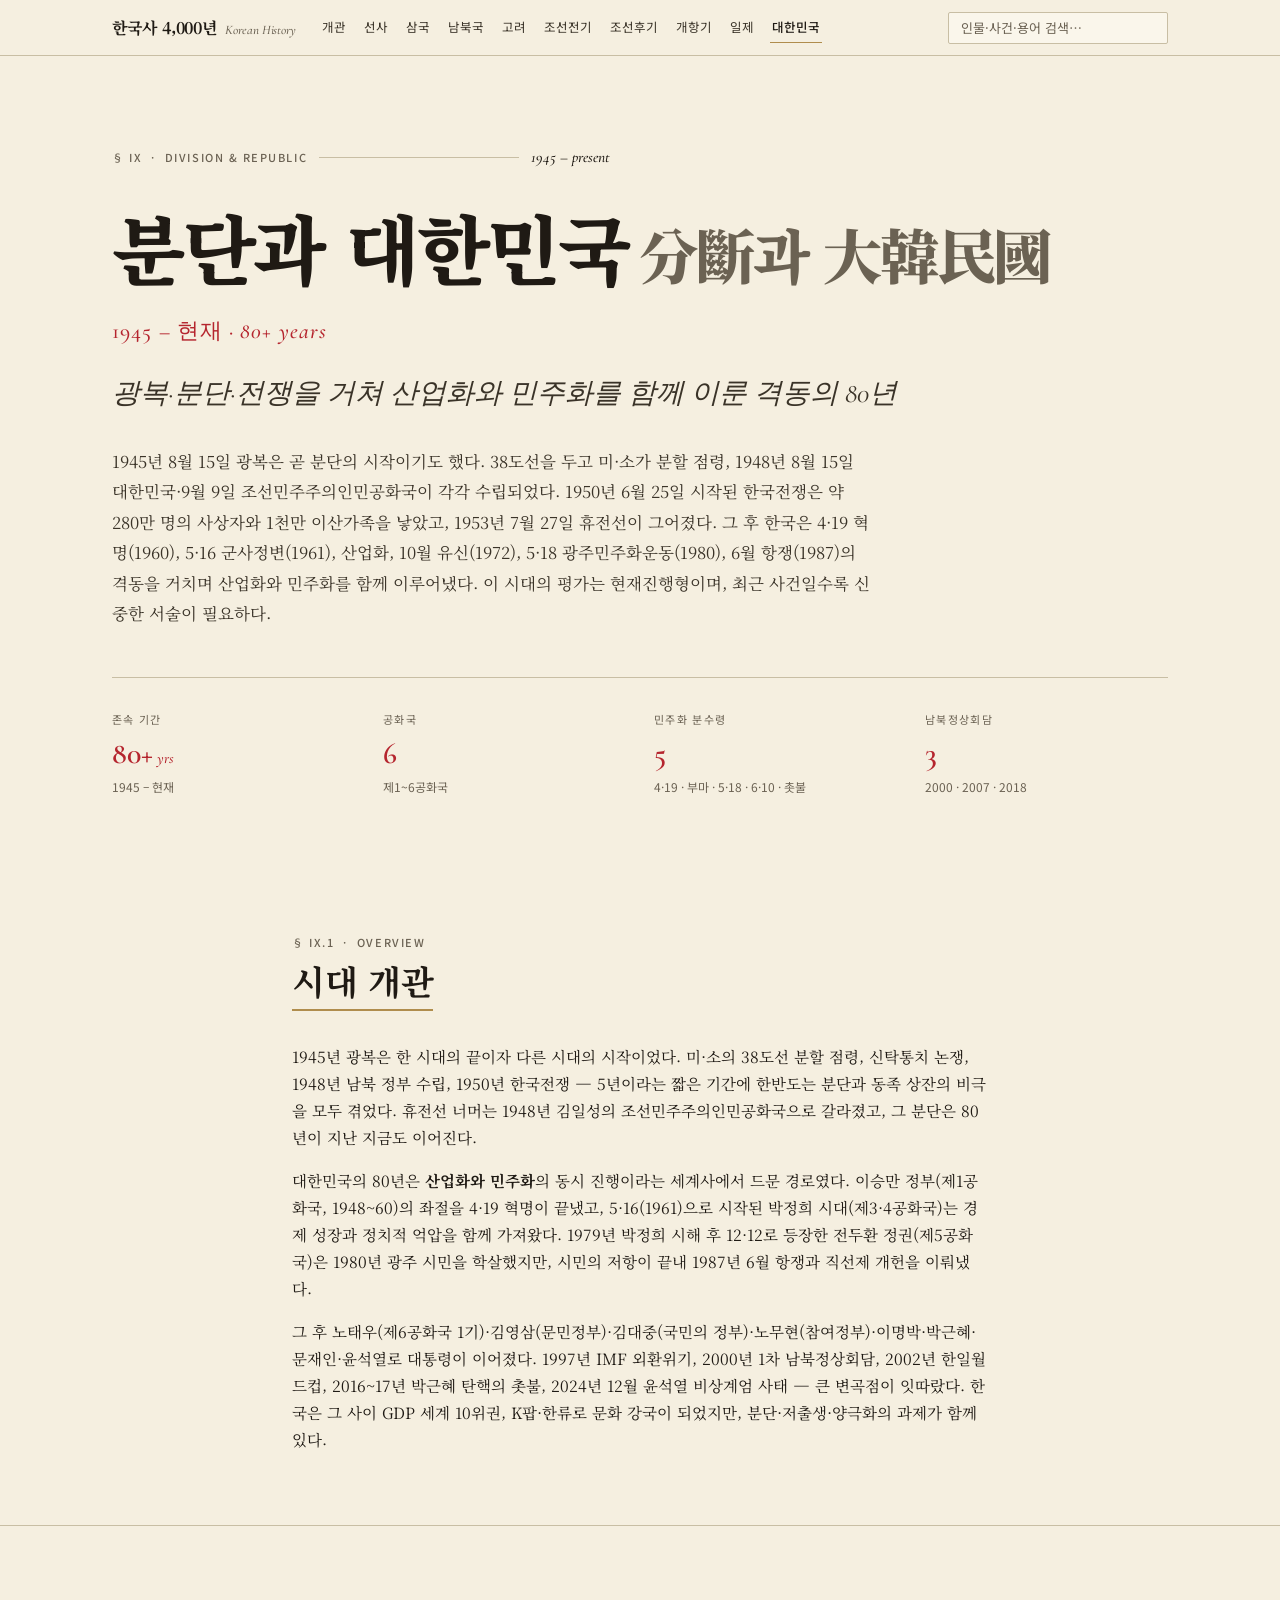
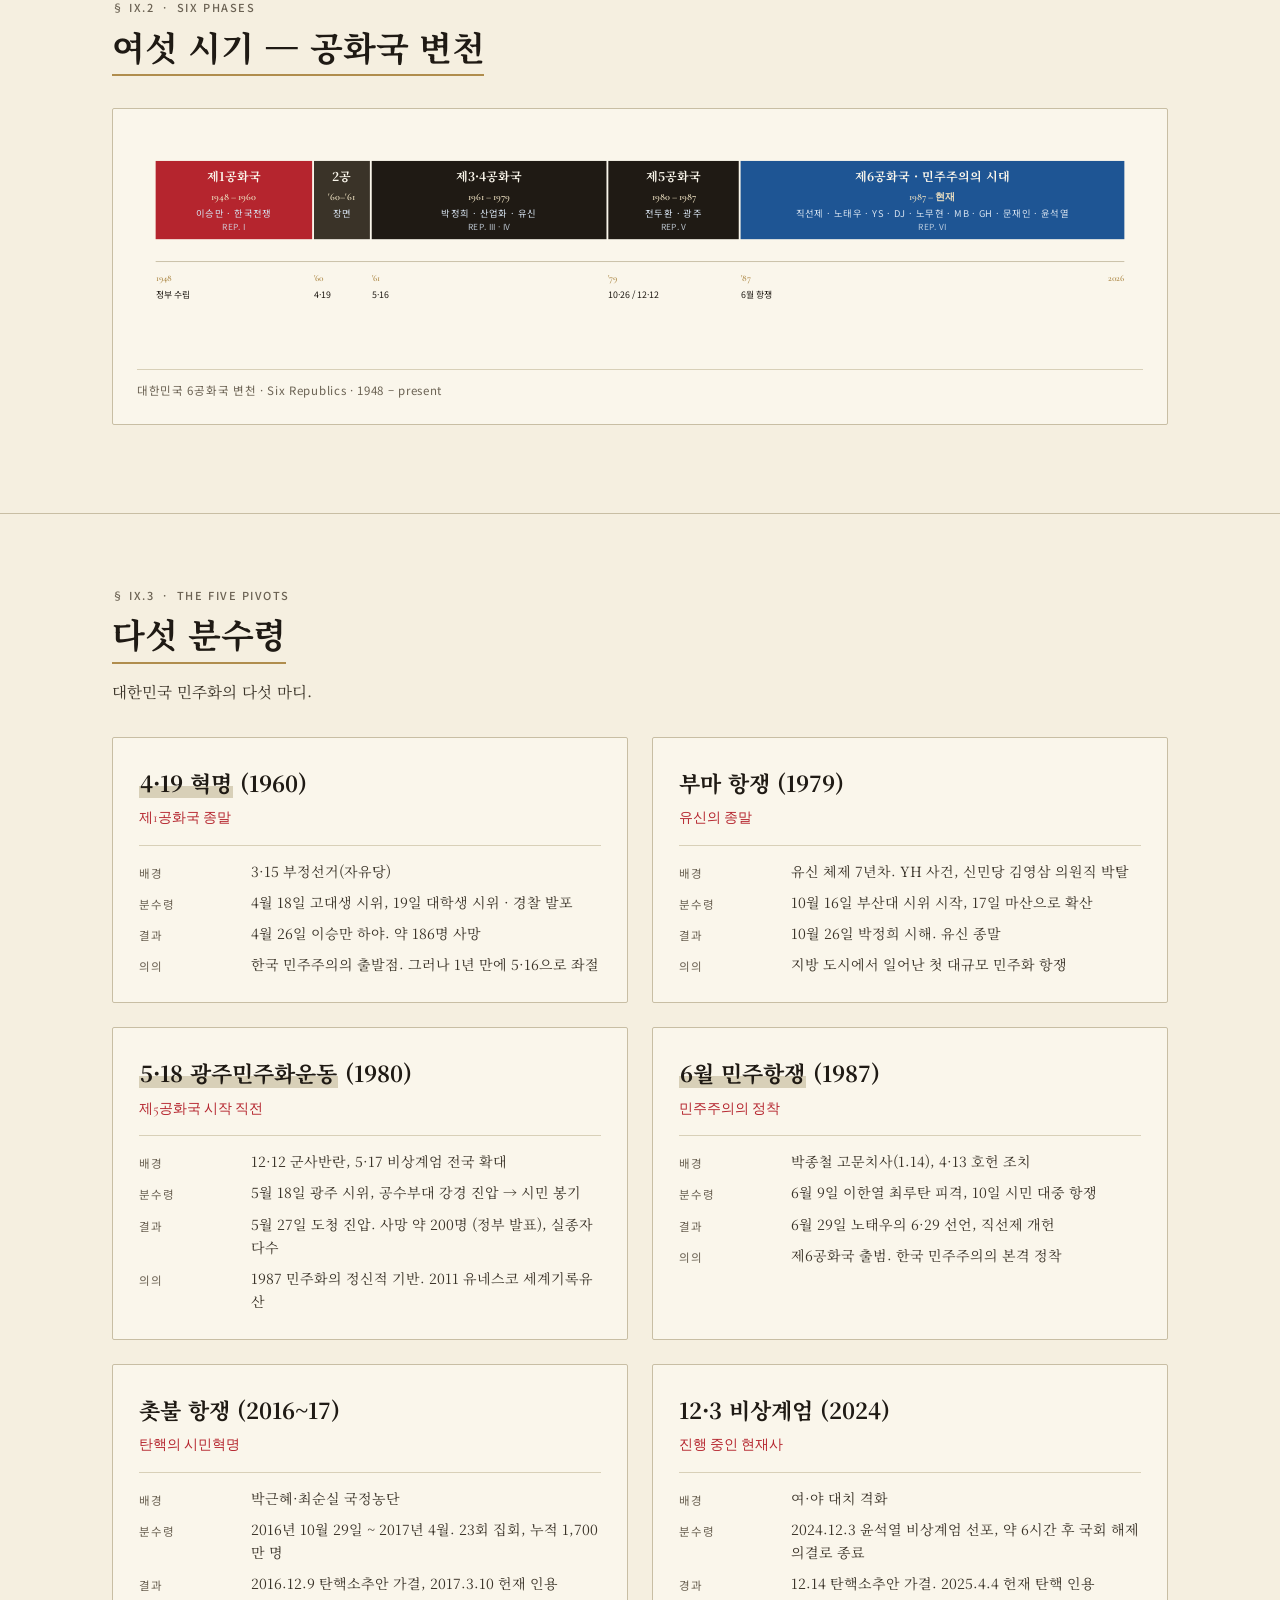
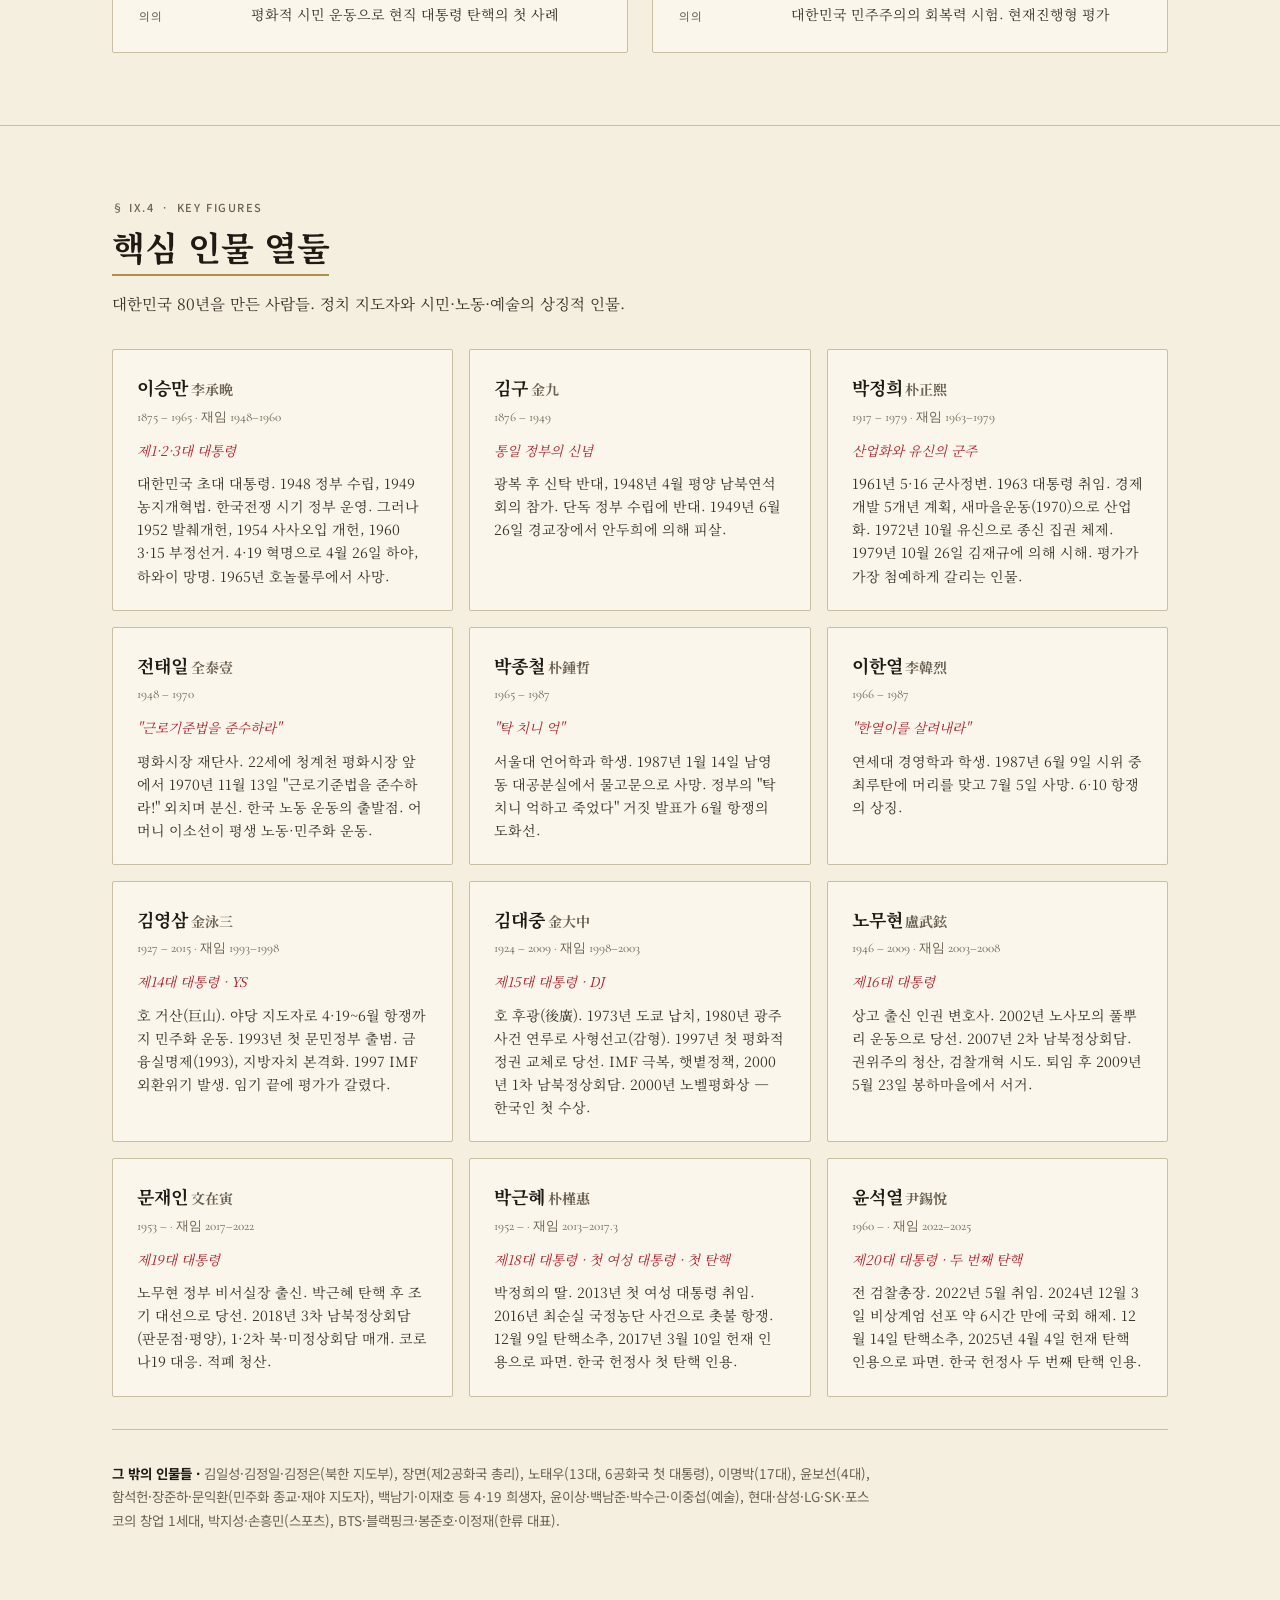
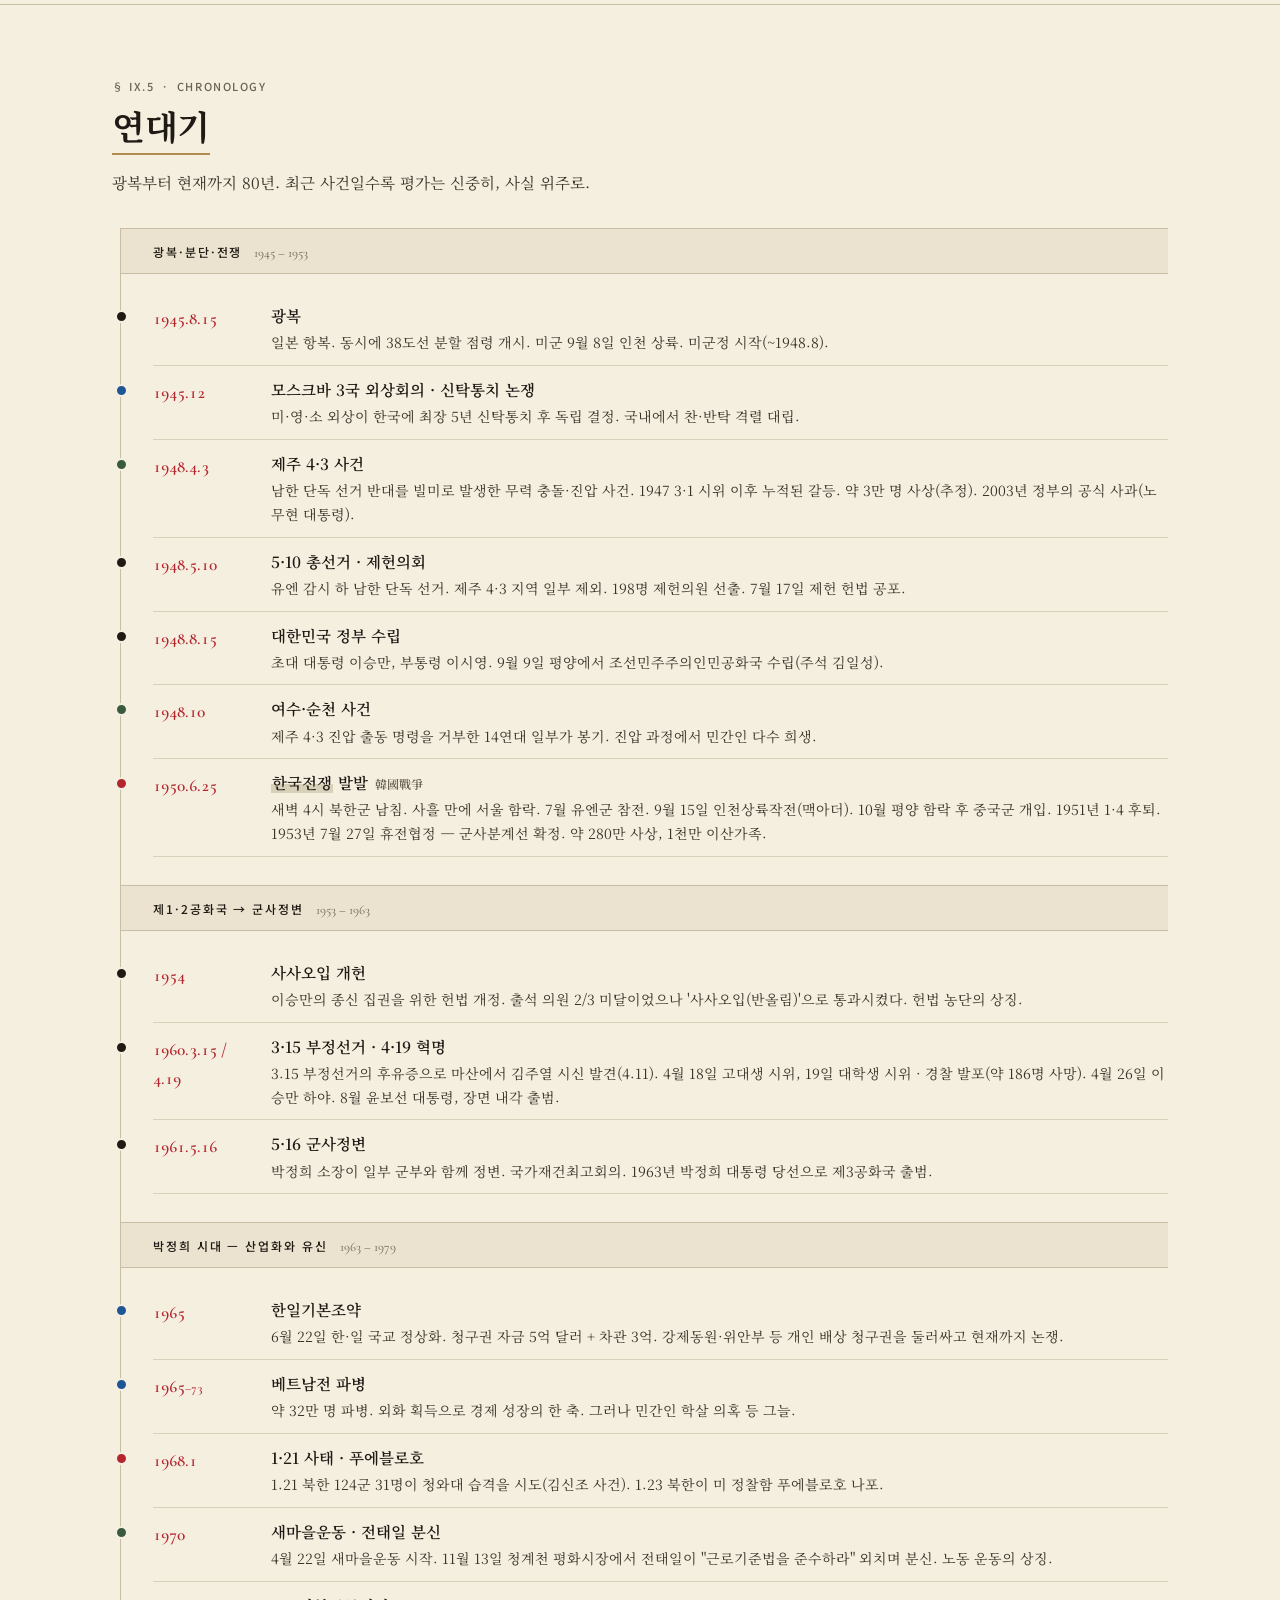
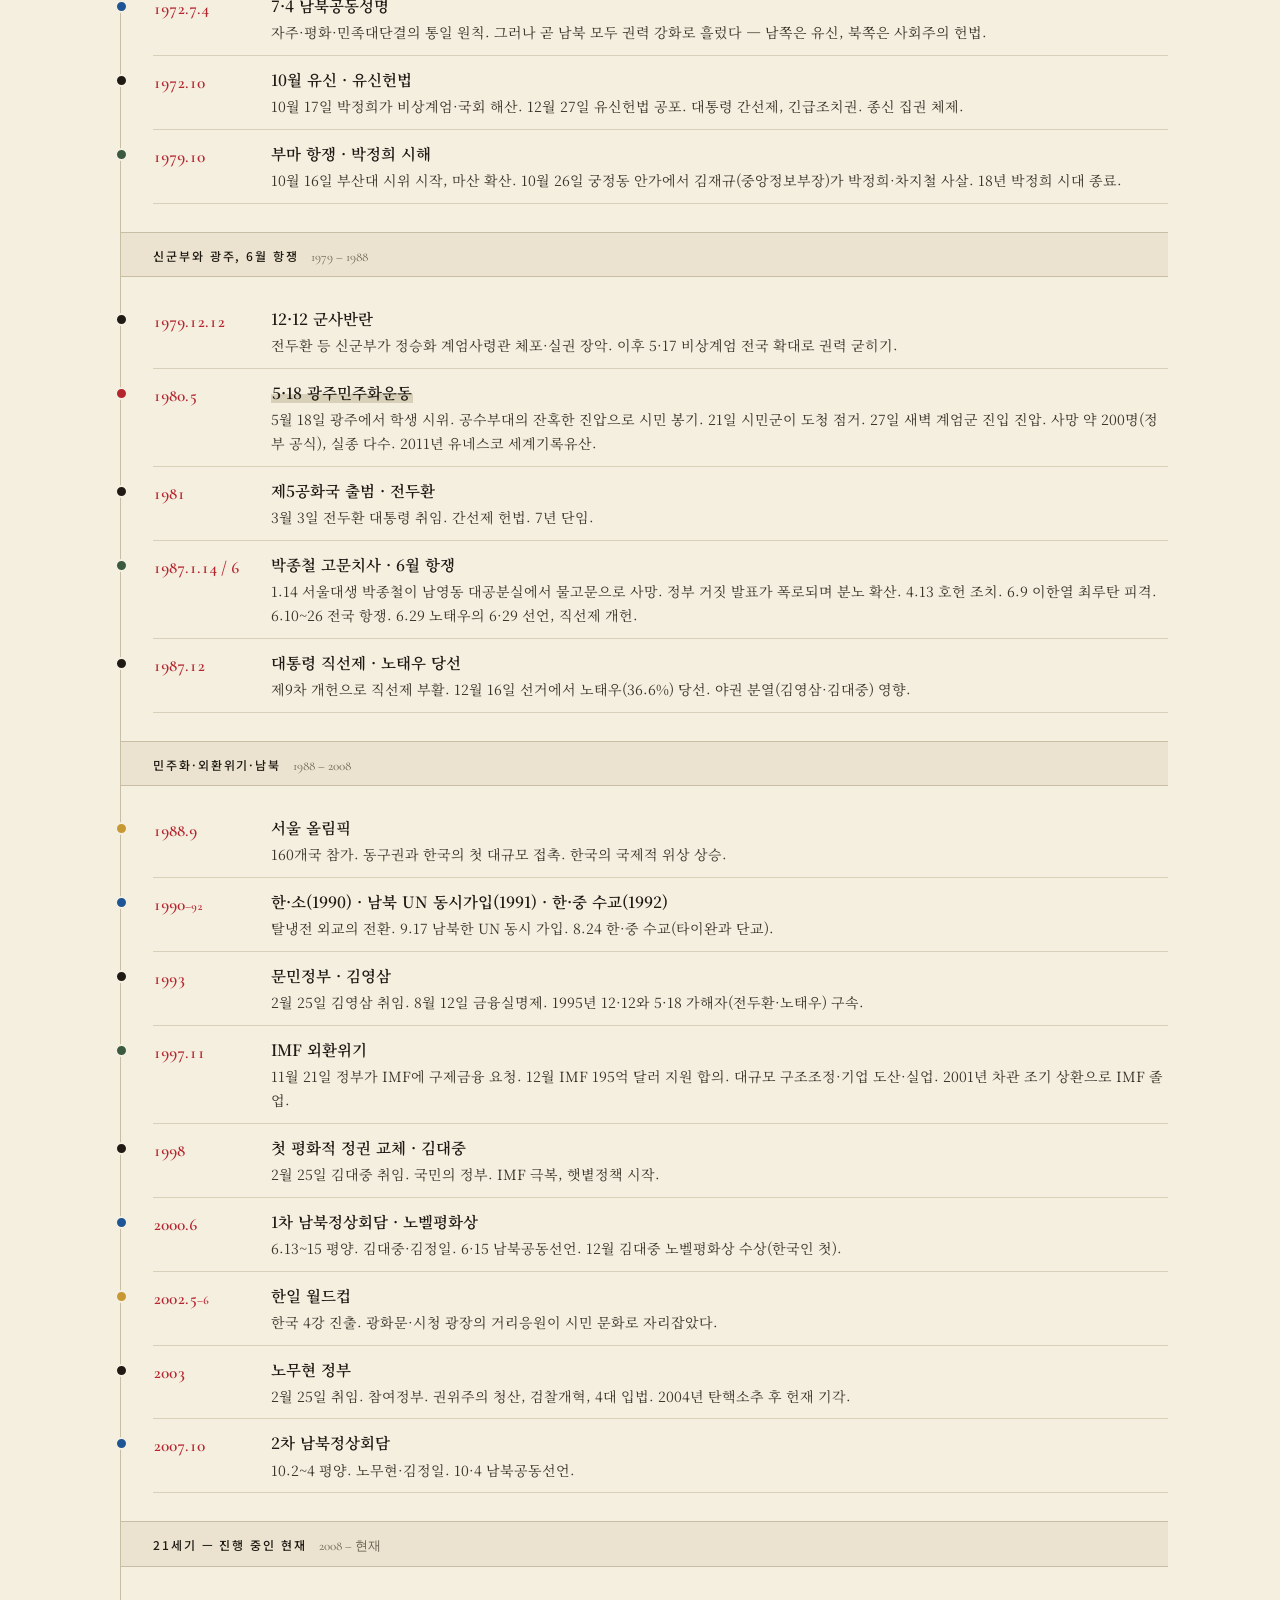
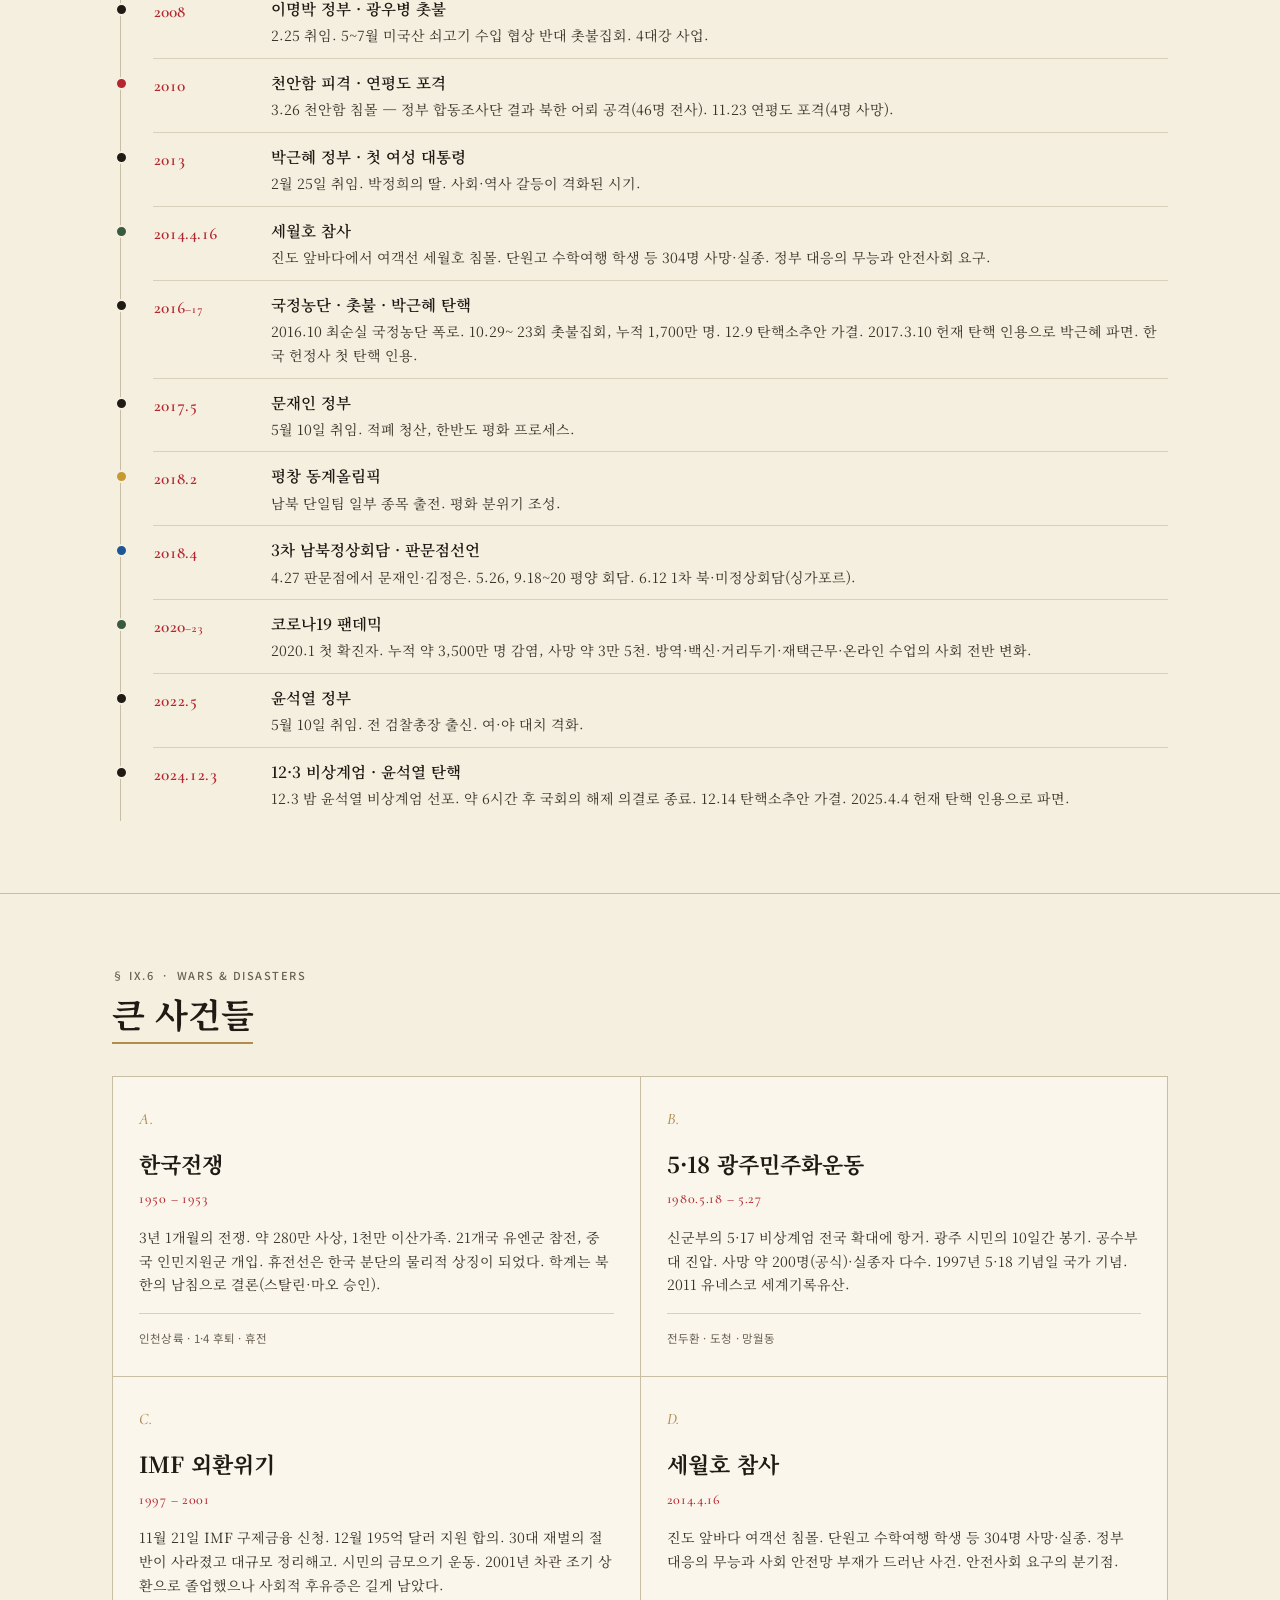
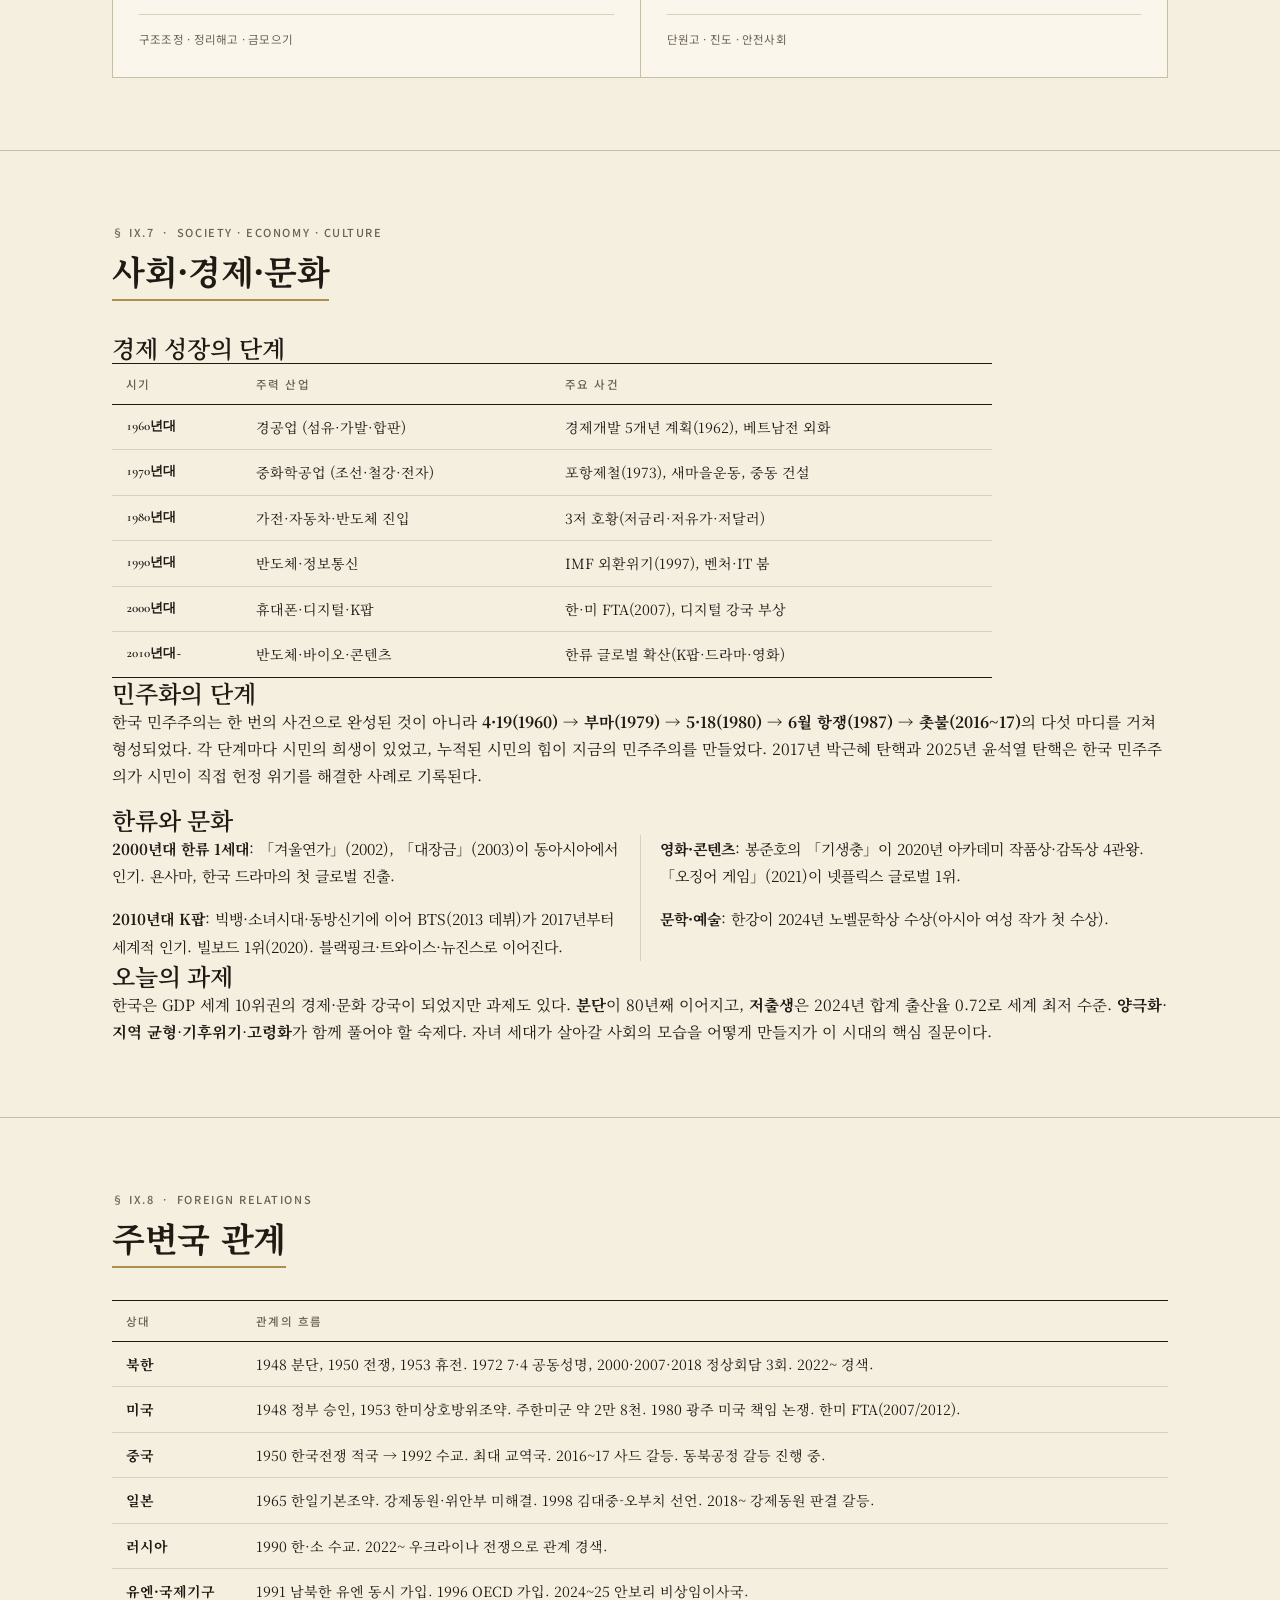
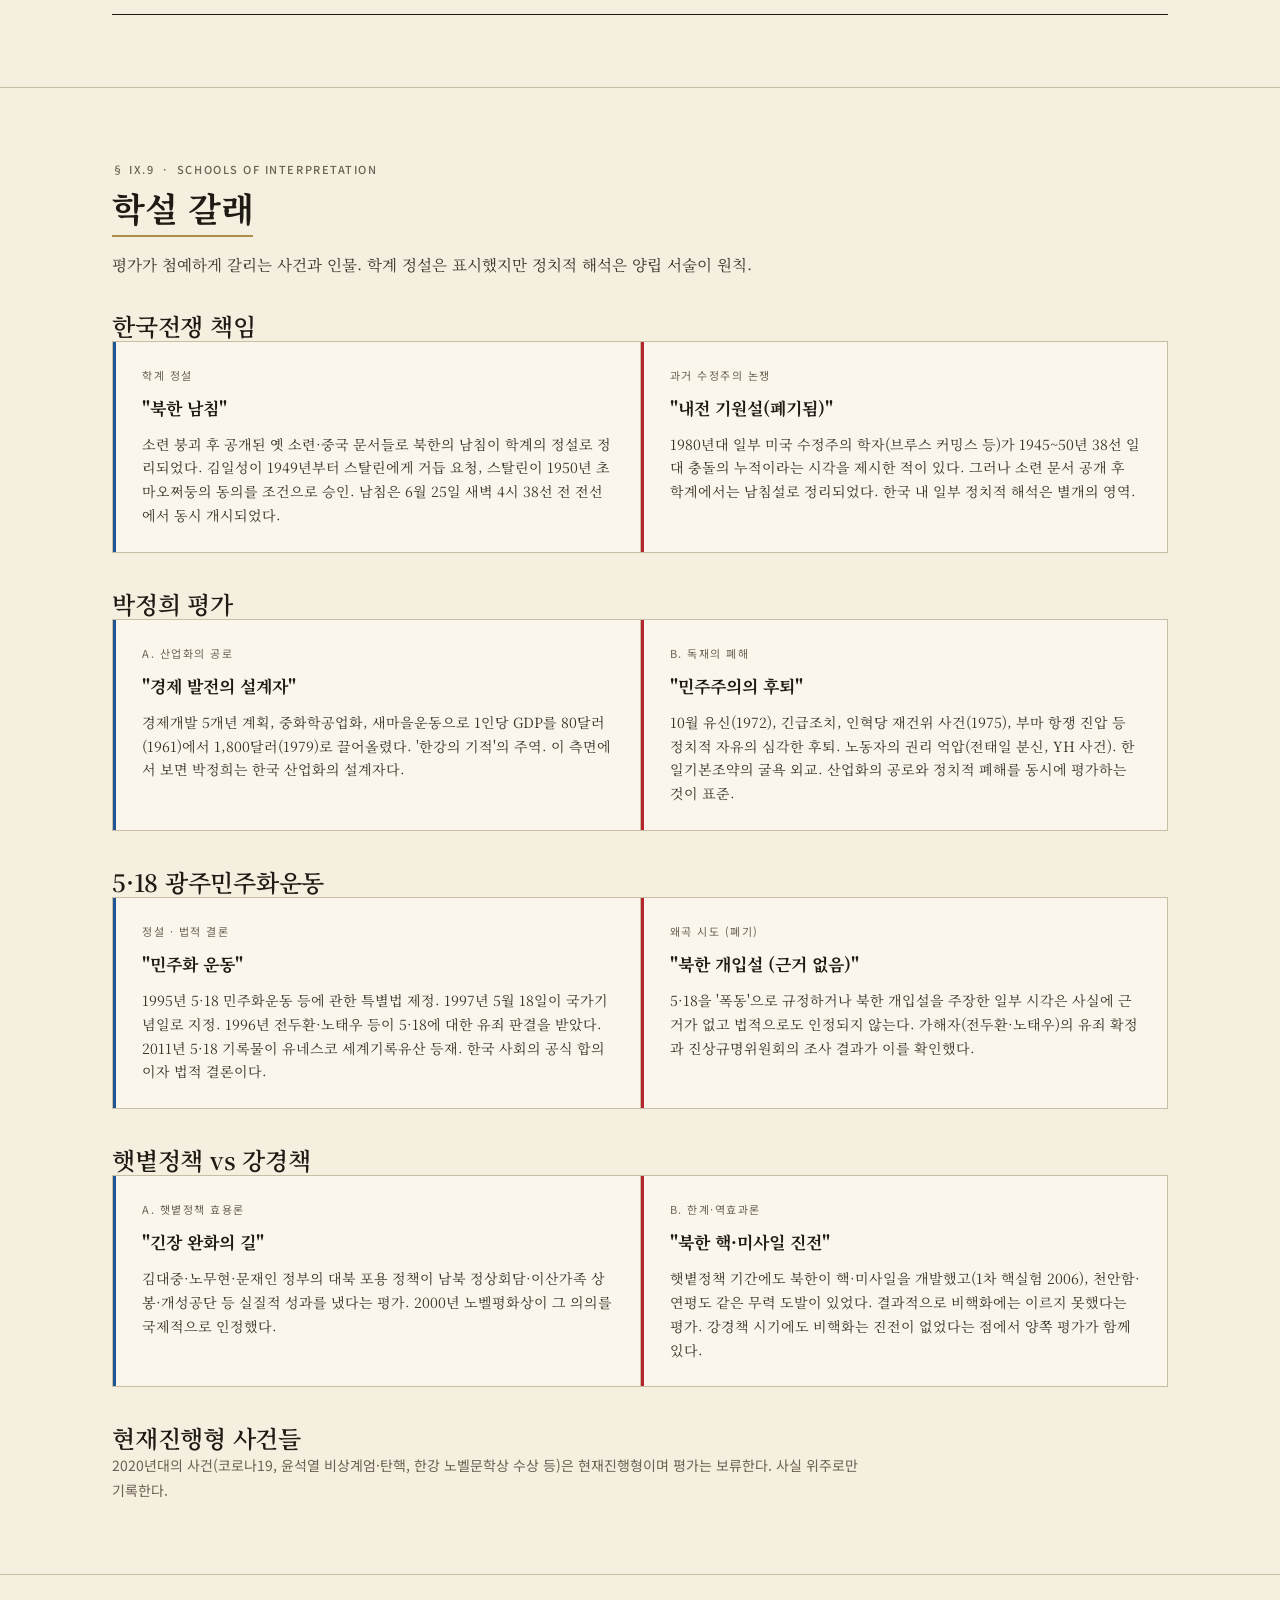
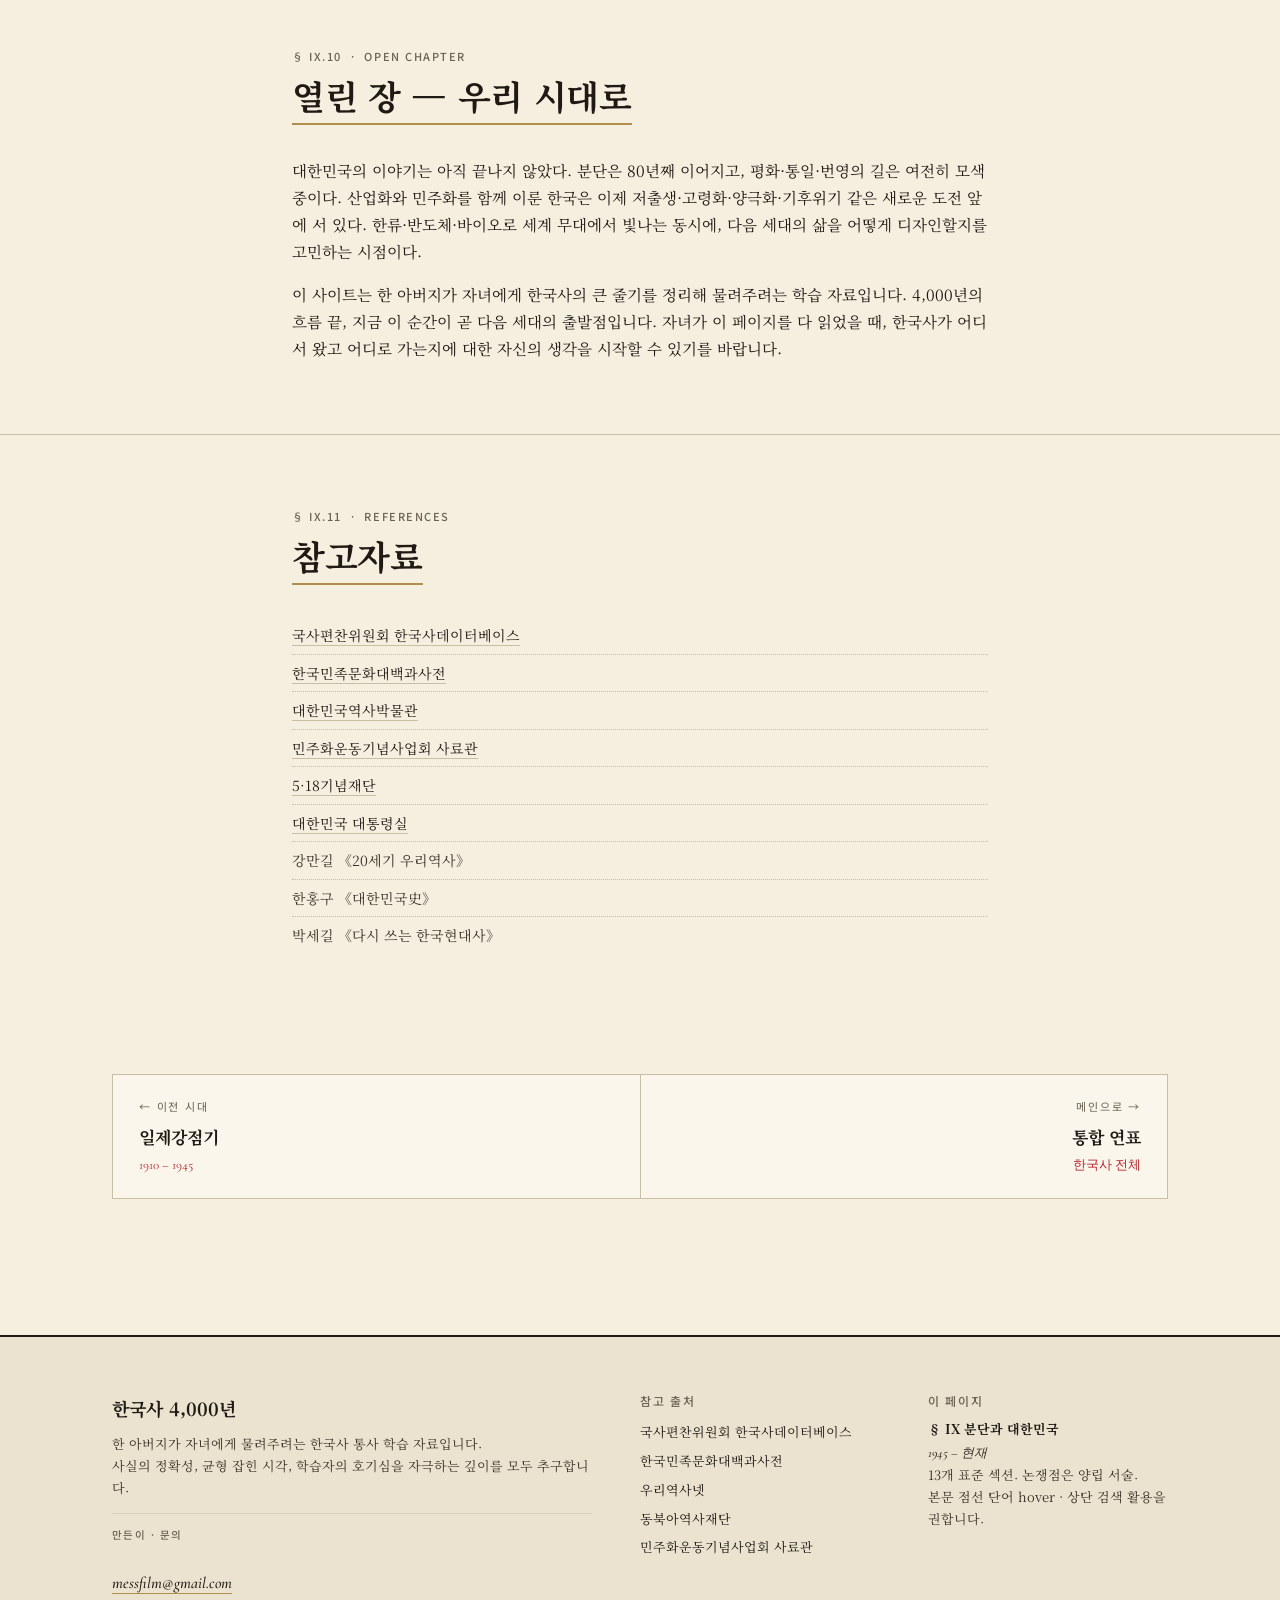
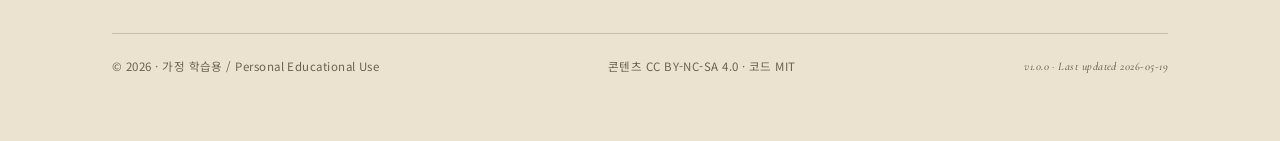
<file: eras/09-republic.html>
<!doctype html>
<html lang="ko" data-era="republic">
<head>
<meta charset="utf-8">
<title>§ IX 분단과 대한민국 (1945–현재) — 한국사 4,000년</title>
<meta name="viewport" content="width=device-width, initial-scale=1">
<meta name="description" content="분단과 대한민국(1945~현재) 80년의 통사. 미군정·분단·한국전쟁·산업화·민주화·민주주의의 정착과 시련.">
<link rel="stylesheet" href="../assets/styles.css">
</head>
<body>

<nav class="site-nav">
  <div class="site-nav__inner">
    <a class="site-nav__brand" href="../index.html">한국사 4,000년<span class="latin">Korean History</span></a>
    <div class="site-nav__links">
      <a href="../index.html">개관</a>
      <a href="01-prehistoric.html">선사</a>
      <a href="02-three-kingdoms.html">삼국</a>
      <a href="03-north-south.html">남북국</a>
      <a href="04-goryeo.html">고려</a>
      <a href="05-joseon-early.html">조선전기</a>
      <a href="06-joseon-late.html">조선후기</a>
      <a href="07-modern-opening.html">개항기</a>
      <a href="08-japanese-colonial.html">일제</a>
      <a href="09-republic.html" class="is-current">대한민국</a>
    </div>
    <div class="search" data-search>
      <input class="search__input" type="search" placeholder="인물·사건·용어 검색…" aria-label="사이트 검색">
      <div class="search__results" role="listbox"></div>
    </div>
  </div>
</nav>

<header class="hero">
  <div class="container">
    <div class="hero__meta">
      <span class="meta">§ IX &nbsp;·&nbsp; Division & Republic</span>
      <span class="hero__meta-line"></span><span class="latin">1945 – present</span>
    </div>
    <h1>분단과 대한민국<span class="hanja">分斷과 大韓民國</span></h1>
    <p class="hero__period">1945 – 현재 · <span class="latin">80+ years</span></p>
    <p class="hero__sub">광복·분단·전쟁을 거쳐 산업화와 민주화를 함께 이룬 격동의 80년</p>
    <p class="hero__lead">
      1945년 8월 15일 광복은 곧 분단의 시작이기도 했다. 38도선을 두고 미·소가 분할 점령, 1948년 8월 15일 대한민국·9월 9일 조선민주주의인민공화국이 각각 수립되었다.
      1950년 6월 25일 시작된 한국전쟁은 약 280만 명의 사상자와 1천만 이산가족을 낳았고, 1953년 7월 27일 휴전선이 그어졌다.
      그 후 한국은 4·19 혁명(1960), 5·16 군사정변(1961), 산업화, 10월 유신(1972), 5·18 광주민주화운동(1980), 6월 항쟁(1987)의 격동을 거치며 산업화와 민주화를 함께 이루어냈다.
      이 시대의 평가는 현재진행형이며, 최근 사건일수록 신중한 서술이 필요하다.
    </p>

    <div class="hero-stats">
      <div class="hero-stat"><div class="hero-stat__label">존속 기간</div><div class="hero-stat__value">80+<span class="latin" style="font-size:0.5em;margin-left:4px;">yrs</span></div><div class="hero-stat__sub">1945 – 현재</div></div>
      <div class="hero-stat"><div class="hero-stat__label">공화국</div><div class="hero-stat__value">6</div><div class="hero-stat__sub">제1~6공화국</div></div>
      <div class="hero-stat"><div class="hero-stat__label">민주화 분수령</div><div class="hero-stat__value">5</div><div class="hero-stat__sub">4·19 · 부마 · 5·18 · 6·10 · 촛불</div></div>
      <div class="hero-stat"><div class="hero-stat__label">남북정상회담</div><div class="hero-stat__value">3</div><div class="hero-stat__sub">2000 · 2007 · 2018</div></div>
    </div>
  </div>
</header>

<section id="overview">
  <div class="container container--narrow">
    <header><span class="meta">§ IX.1 &nbsp;·&nbsp; Overview</span><h2>시대 개관</h2></header>
    <p>1945년 광복은 한 시대의 끝이자 다른 시대의 시작이었다. 미·소의 38도선 분할 점령, 신탁통치 논쟁, 1948년 남북 정부 수립, 1950년 한국전쟁 — 5년이라는 짧은 기간에 한반도는 분단과 동족 상잔의 비극을 모두 겪었다. 휴전선 너머는 1948년 김일성의 조선민주주의인민공화국으로 갈라졌고, 그 분단은 80년이 지난 지금도 이어진다.</p>
    <p>대한민국의 80년은 <strong>산업화와 민주화</strong>의 동시 진행이라는 세계사에서 드문 경로였다. 이승만 정부(제1공화국, 1948~60)의 좌절을 4·19 혁명이 끝냈고, 5·16(1961)으로 시작된 박정희 시대(제3·4공화국)는 경제 성장과 정치적 억압을 함께 가져왔다. 1979년 박정희 시해 후 12·12로 등장한 전두환 정권(제5공화국)은 1980년 광주 시민을 학살했지만, 시민의 저항이 끝내 1987년 6월 항쟁과 직선제 개헌을 이뤄냈다.</p>
    <p>그 후 노태우(제6공화국 1기)·김영삼(문민정부)·김대중(국민의 정부)·노무현(참여정부)·이명박·박근혜·문재인·윤석열로 대통령이 이어졌다. 1997년 IMF 외환위기, 2000년 1차 남북정상회담, 2002년 한일월드컵, 2016~17년 박근혜 탄핵의 촛불, 2024년 12월 윤석열 비상계엄 사태 — 큰 변곡점이 잇따랐다. 한국은 그 사이 GDP 세계 10위권, K팝·한류로 문화 강국이 되었지만, 분단·저출생·양극화의 과제가 함께 있다.</p>
  </div>
</section>

<section id="phases">
  <div class="container">
    <header><span class="meta">§ IX.2 &nbsp;·&nbsp; Six Phases</span><h2>여섯 시기 — 공화국 변천</h2></header>
    <div class="svg-figure">
      <svg viewBox="0 0 1080 240" xmlns="http://www.w3.org/2000/svg" role="img" aria-label="대한민국 공화국 6시기">
        <defs><style>
          .ph { font-family:'Noto Serif KR'; font-weight:700; font-size:13px; } .ph:not([fill]) { fill:#faf6eb; }
          .phY { font-family:'Cormorant Garamond'; font-weight:600; font-size:11px; } .phY:not([fill]) { fill:#ede0c1; }
          .phK { font-family:'Noto Sans KR'; font-size:10px; letter-spacing:0.04em; } .phK:not([fill]) { fill:#d6e2ef; }
          .axL { stroke:#c8bea4; stroke-width:1; }
          .evt { font-family:'Noto Sans KR'; font-size:9.5px; } .evt:not([fill]) { fill:#1f1a14; }
          .evtY { font-family:'Cormorant Garamond'; font-weight:600; font-size:10px; } .evtY:not([fill]) { fill:#b08d4d; }
        </style></defs>
        <g transform="translate(20, 30)">
          <rect x="0"   y="0" width="168" height="84" fill="#b5252e"/>
          <text x="84" y="22" class="ph" text-anchor="middle">제1공화국</text>
          <text x="84" y="42" class="phY" text-anchor="middle">1948 – 1960</text>
          <text x="84" y="60" class="phK" text-anchor="middle">이승만 · 한국전쟁</text>
          <text x="84" y="74" class="phK" text-anchor="middle" style="font-size:9px; opacity:0.85;">REP. I</text>

          <rect x="170" y="0" width="60" height="84" fill="#3a3328"/>
          <text x="200" y="22" class="ph" text-anchor="middle">2공</text>
          <text x="200" y="42" class="phY" text-anchor="middle">'60–'61</text>
          <text x="200" y="60" class="phK" text-anchor="middle">장면</text>

          <rect x="232" y="0" width="252" height="84" fill="#1f1a14"/>
          <text x="358" y="22" class="ph" text-anchor="middle">제3·4공화국</text>
          <text x="358" y="42" class="phY" text-anchor="middle">1961 – 1979</text>
          <text x="358" y="60" class="phK" text-anchor="middle">박정희 · 산업화 · 유신</text>
          <text x="358" y="74" class="phK" text-anchor="middle" style="font-size:9px; opacity:0.85;">REP. III · IV</text>

          <rect x="486" y="0" width="140" height="84" fill="#1f1a14"/>
          <text x="556" y="22" class="ph" text-anchor="middle">제5공화국</text>
          <text x="556" y="42" class="phY" text-anchor="middle">1980 – 1987</text>
          <text x="556" y="60" class="phK" text-anchor="middle">전두환 · 광주</text>
          <text x="556" y="74" class="phK" text-anchor="middle" style="font-size:9px; opacity:0.85;">REP. V</text>

          <rect x="628" y="0" width="412" height="84" fill="#1e5594"/>
          <text x="834" y="22" class="ph" text-anchor="middle">제6공화국 · 민주주의의 시대</text>
          <text x="834" y="42" class="phY" text-anchor="middle">1987 – 현재</text>
          <text x="834" y="60" class="phK" text-anchor="middle">직선제 · 노태우 · YS · DJ · 노무현 · MB · GH · 문재인 · 윤석열</text>
          <text x="834" y="74" class="phK" text-anchor="middle" style="font-size:9px; opacity:0.85;">REP. VI</text>
        </g>
        <line x1="20" y1="138" x2="1060" y2="138" class="axL"/>
        <g transform="translate(20, 145)">
          <text x="0" y="14" class="evtY">1948</text>
          <text x="170" y="14" class="evtY">'60</text>
          <text x="232" y="14" class="evtY">'61</text>
          <text x="486" y="14" class="evtY">'79</text>
          <text x="628" y="14" class="evtY">'87</text>
          <text x="1040" y="14" class="evtY" text-anchor="end">2026</text>
          <text x="0" y="32" class="evt">정부 수립</text>
          <text x="170" y="32" class="evt">4·19</text>
          <text x="232" y="32" class="evt">5·16</text>
          <text x="486" y="32" class="evt">10·26 / 12·12</text>
          <text x="628" y="32" class="evt">6월 항쟁</text>
        </g>
      </svg>
      <div class="svg-figure__caption">대한민국 6공화국 변천 · Six Republics · 1948 – present</div>
    </div>
  </div>
</section>

<section id="polity">
  <div class="container">
    <header><span class="meta">§ IX.3 &nbsp;·&nbsp; The Five Pivots</span><h2>다섯 분수령</h2>
      <p class="lead">대한민국 민주화의 다섯 마디.</p></header>
    <div class="dynasty-grid">
      <div class="dynasty-card"><div class="dynasty-card__header"><div class="dynasty-card__name"><span class="term" data-term="사일구">4·19 혁명</span> (1960)</div><div class="dynasty-card__period">제1공화국 종말</div></div>
        <dl><dt>배경</dt><dd>3·15 부정선거(자유당)</dd>
          <dt>분수령</dt><dd>4월 18일 고대생 시위, 19일 대학생 시위 · 경찰 발포</dd>
          <dt>결과</dt><dd>4월 26일 이승만 하야. 약 186명 사망</dd>
          <dt>의의</dt><dd>한국 민주주의의 출발점. 그러나 1년 만에 5·16으로 좌절</dd></dl></div>

      <div class="dynasty-card"><div class="dynasty-card__header"><div class="dynasty-card__name">부마 항쟁 (1979)</div><div class="dynasty-card__period">유신의 종말</div></div>
        <dl><dt>배경</dt><dd>유신 체제 7년차. YH 사건, 신민당 김영삼 의원직 박탈</dd>
          <dt>분수령</dt><dd>10월 16일 부산대 시위 시작, 17일 마산으로 확산</dd>
          <dt>결과</dt><dd>10월 26일 박정희 시해. 유신 종말</dd>
          <dt>의의</dt><dd>지방 도시에서 일어난 첫 대규모 민주화 항쟁</dd></dl></div>

      <div class="dynasty-card"><div class="dynasty-card__header"><div class="dynasty-card__name"><span class="term" data-term="오일팔">5·18 광주민주화운동</span> (1980)</div><div class="dynasty-card__period">제5공화국 시작 직전</div></div>
        <dl><dt>배경</dt><dd>12·12 군사반란, 5·17 비상계엄 전국 확대</dd>
          <dt>분수령</dt><dd>5월 18일 광주 시위, 공수부대 강경 진압 → 시민 봉기</dd>
          <dt>결과</dt><dd>5월 27일 도청 진압. 사망 약 200명 (정부 발표), 실종자 다수</dd>
          <dt>의의</dt><dd>1987 민주화의 정신적 기반. 2011 유네스코 세계기록유산</dd></dl></div>

      <div class="dynasty-card"><div class="dynasty-card__header"><div class="dynasty-card__name"><span class="term" data-term="육월항쟁">6월 민주항쟁</span> (1987)</div><div class="dynasty-card__period">민주주의의 정착</div></div>
        <dl><dt>배경</dt><dd>박종철 고문치사(1.14), 4·13 호헌 조치</dd>
          <dt>분수령</dt><dd>6월 9일 이한열 최루탄 피격, 10일 시민 대중 항쟁</dd>
          <dt>결과</dt><dd>6월 29일 노태우의 6·29 선언, 직선제 개헌</dd>
          <dt>의의</dt><dd>제6공화국 출범. 한국 민주주의의 본격 정착</dd></dl></div>

      <div class="dynasty-card"><div class="dynasty-card__header"><div class="dynasty-card__name">촛불 항쟁 (2016~17)</div><div class="dynasty-card__period">탄핵의 시민혁명</div></div>
        <dl><dt>배경</dt><dd>박근혜·최순실 국정농단</dd>
          <dt>분수령</dt><dd>2016년 10월 29일 ~ 2017년 4월. 23회 집회, 누적 1,700만 명</dd>
          <dt>결과</dt><dd>2016.12.9 탄핵소추안 가결, 2017.3.10 헌재 인용</dd>
          <dt>의의</dt><dd>평화적 시민 운동으로 현직 대통령 탄핵의 첫 사례</dd></dl></div>

      <div class="dynasty-card"><div class="dynasty-card__header"><div class="dynasty-card__name">12·3 비상계엄 (2024)</div><div class="dynasty-card__period">진행 중인 현재사</div></div>
        <dl><dt>배경</dt><dd>여·야 대치 격화</dd>
          <dt>분수령</dt><dd>2024.12.3 윤석열 비상계엄 선포, 약 6시간 후 국회 해제 의결로 종료</dd>
          <dt>경과</dt><dd>12.14 탄핵소추안 가결. 2025.4.4 헌재 탄핵 인용</dd>
          <dt>의의</dt><dd>대한민국 민주주의의 회복력 시험. 현재진행형 평가</dd></dl></div>
    </div>
  </div>
</section>

<section id="people">
  <div class="container">
    <header><span class="meta">§ IX.4 &nbsp;·&nbsp; Key Figures</span><h2>핵심 인물 열둘</h2>
      <p class="lead">대한민국 80년을 만든 사람들. 정치 지도자와 시민·노동·예술의 상징적 인물.</p></header>
    <div class="fig-grid">

      <div class="fig-card" id="이승만2"><div class="fig-card__name">이승만<span class="hanja">李承晩</span></div>
        <div class="fig-card__years">1875 – 1965 · 재임 1948–1960</div>
        <div class="fig-card__epithet">제1·2·3대 대통령</div>
        <div class="fig-card__body">대한민국 초대 대통령. 1948 정부 수립, 1949 농지개혁법. 한국전쟁 시기 정부 운영. 그러나 1952 발췌개헌, 1954 사사오입 개헌, 1960 3·15 부정선거. 4·19 혁명으로 4월 26일 하야, 하와이 망명. 1965년 호놀룰루에서 사망.</div></div>

      <div class="fig-card" id="김구2"><div class="fig-card__name">김구<span class="hanja">金九</span></div>
        <div class="fig-card__years">1876 – 1949</div>
        <div class="fig-card__epithet">통일 정부의 신념</div>
        <div class="fig-card__body">광복 후 신탁 반대, 1948년 4월 평양 남북연석회의 참가. 단독 정부 수립에 반대. 1949년 6월 26일 경교장에서 안두희에 의해 피살.</div></div>

      <div class="fig-card" id="박정희"><div class="fig-card__name">박정희<span class="hanja">朴正熙</span></div>
        <div class="fig-card__years">1917 – 1979 · 재임 1963–1979</div>
        <div class="fig-card__epithet">산업화와 유신의 군주</div>
        <div class="fig-card__body">1961년 5·16 군사정변. 1963 대통령 취임. 경제개발 5개년 계획, 새마을운동(1970)으로 산업화. 1972년 10월 유신으로 종신 집권 체제. 1979년 10월 26일 김재규에 의해 시해. 평가가 가장 첨예하게 갈리는 인물.</div></div>

      <div class="fig-card" id="전태일"><div class="fig-card__name">전태일<span class="hanja">全泰壹</span></div>
        <div class="fig-card__years">1948 – 1970</div>
        <div class="fig-card__epithet">"근로기준법을 준수하라"</div>
        <div class="fig-card__body">평화시장 재단사. 22세에 청계천 평화시장 앞에서 1970년 11월 13일 "근로기준법을 준수하라!" 외치며 분신. 한국 노동 운동의 출발점. 어머니 이소선이 평생 노동·민주화 운동.</div></div>

      <div class="fig-card" id="박종철"><div class="fig-card__name">박종철<span class="hanja">朴鍾哲</span></div>
        <div class="fig-card__years">1965 – 1987</div>
        <div class="fig-card__epithet">"탁 치니 억"</div>
        <div class="fig-card__body">서울대 언어학과 학생. 1987년 1월 14일 남영동 대공분실에서 물고문으로 사망. 정부의 "탁 치니 억하고 죽었다" 거짓 발표가 6월 항쟁의 도화선.</div></div>

      <div class="fig-card" id="이한열"><div class="fig-card__name">이한열<span class="hanja">李韓烈</span></div>
        <div class="fig-card__years">1966 – 1987</div>
        <div class="fig-card__epithet">"한열이를 살려내라"</div>
        <div class="fig-card__body">연세대 경영학과 학생. 1987년 6월 9일 시위 중 최루탄에 머리를 맞고 7월 5일 사망. 6·10 항쟁의 상징.</div></div>

      <div class="fig-card" id="김영삼"><div class="fig-card__name">김영삼<span class="hanja">金泳三</span></div>
        <div class="fig-card__years">1927 – 2015 · 재임 1993–1998</div>
        <div class="fig-card__epithet">제14대 대통령 · YS</div>
        <div class="fig-card__body">호 거산(巨山). 야당 지도자로 4·19~6월 항쟁까지 민주화 운동. 1993년 첫 문민정부 출범. 금융실명제(1993), 지방자치 본격화. 1997 IMF 외환위기 발생. 임기 끝에 평가가 갈렸다.</div></div>

      <div class="fig-card" id="김대중"><div class="fig-card__name">김대중<span class="hanja">金大中</span></div>
        <div class="fig-card__years">1924 – 2009 · 재임 1998–2003</div>
        <div class="fig-card__epithet">제15대 대통령 · DJ</div>
        <div class="fig-card__body">호 후광(後廣). 1973년 도쿄 납치, 1980년 광주사건 연루로 사형선고(감형). 1997년 첫 평화적 정권 교체로 당선. IMF 극복, 햇볕정책, 2000년 1차 남북정상회담. 2000년 노벨평화상 — 한국인 첫 수상.</div></div>

      <div class="fig-card" id="노무현"><div class="fig-card__name">노무현<span class="hanja">盧武鉉</span></div>
        <div class="fig-card__years">1946 – 2009 · 재임 2003–2008</div>
        <div class="fig-card__epithet">제16대 대통령</div>
        <div class="fig-card__body">상고 출신 인권 변호사. 2002년 노사모의 풀뿌리 운동으로 당선. 2007년 2차 남북정상회담. 권위주의 청산, 검찰개혁 시도. 퇴임 후 2009년 5월 23일 봉하마을에서 서거.</div></div>

      <div class="fig-card" id="문재인"><div class="fig-card__name">문재인<span class="hanja">文在寅</span></div>
        <div class="fig-card__years">1953 – · 재임 2017–2022</div>
        <div class="fig-card__epithet">제19대 대통령</div>
        <div class="fig-card__body">노무현 정부 비서실장 출신. 박근혜 탄핵 후 조기 대선으로 당선. 2018년 3차 남북정상회담(판문점·평양), 1·2차 북·미정상회담 매개. 코로나19 대응. 적폐 청산.</div></div>

      <div class="fig-card" id="박근혜"><div class="fig-card__name">박근혜<span class="hanja">朴槿惠</span></div>
        <div class="fig-card__years">1952 – · 재임 2013–2017.3</div>
        <div class="fig-card__epithet">제18대 대통령 · 첫 여성 대통령 · 첫 탄핵</div>
        <div class="fig-card__body">박정희의 딸. 2013년 첫 여성 대통령 취임. 2016년 최순실 국정농단 사건으로 촛불 항쟁. 12월 9일 탄핵소추, 2017년 3월 10일 헌재 인용으로 파면. 한국 헌정사 첫 탄핵 인용.</div></div>

      <div class="fig-card" id="윤석열"><div class="fig-card__name">윤석열<span class="hanja">尹錫悅</span></div>
        <div class="fig-card__years">1960 – · 재임 2022–2025</div>
        <div class="fig-card__epithet">제20대 대통령 · 두 번째 탄핵</div>
        <div class="fig-card__body">전 검찰총장. 2022년 5월 취임. 2024년 12월 3일 비상계엄 선포 약 6시간 만에 국회 해제. 12월 14일 탄핵소추, 2025년 4월 4일 헌재 탄핵 인용으로 파면. 한국 헌정사 두 번째 탄핵 인용.</div></div>
    </div>
    <hr>
    <p style="font-size:13.5px; color:var(--meok-mute); font-family:'Noto Sans KR'; max-width:760px;">
      <strong>그 밖의 인물들 · </strong>
      김일성·김정일·김정은(북한 지도부), 장면(제2공화국 총리), 노태우(13대, 6공화국 첫 대통령), 이명박(17대), 윤보선(4대),
      함석헌·장준하·문익환(민주화 종교·재야 지도자), 백남기·이재호 등 4·19 희생자, 윤이상·백남준·박수근·이중섭(예술),
      현대·삼성·LG·SK·포스코의 창업 1세대, 박지성·손흥민(스포츠), BTS·블랙핑크·봉준호·이정재(한류 대표).
    </p>
  </div>
</section>

<section id="chronology">
  <div class="container">
    <header><span class="meta">§ IX.5 &nbsp;·&nbsp; Chronology</span><h2>연대기</h2>
      <p class="lead">광복부터 현재까지 80년. 최근 사건일수록 평가는 신중히, 사실 위주로.</p></header>
    <div class="timeline">

      <div class="timeline__phase"><span class="timeline__phase-title">광복·분단·전쟁</span><span class="timeline__phase-period">1945 – 1953</span></div>

      <div class="tl-event" data-cat="politics"><div class="tl-event__year">1945.8.15</div><div>
        <div class="tl-event__title">광복</div>
        <div class="tl-event__body">일본 항복. 동시에 38도선 분할 점령 개시. 미군 9월 8일 인천 상륙. 미군정 시작(~1948.8).</div></div></div>

      <div class="tl-event" data-cat="foreign"><div class="tl-event__year">1945.12</div><div>
        <div class="tl-event__title">모스크바 3국 외상회의 · 신탁통치 논쟁</div>
        <div class="tl-event__body">미·영·소 외상이 한국에 최장 5년 신탁통치 후 독립 결정. 국내에서 찬·반탁 격렬 대립.</div></div></div>

      <div class="tl-event" data-cat="society"><div class="tl-event__year">1948.4.3</div><div>
        <div class="tl-event__title">제주 4·3 사건</div>
        <div class="tl-event__body">남한 단독 선거 반대를 빌미로 발생한 무력 충돌·진압 사건. 1947 3·1 시위 이후 누적된 갈등. 약 3만 명 사상(추정). 2003년 정부의 공식 사과(노무현 대통령).</div></div></div>

      <div class="tl-event" data-cat="politics"><div class="tl-event__year">1948.5.10</div><div>
        <div class="tl-event__title">5·10 총선거 · 제헌의회</div>
        <div class="tl-event__body">유엔 감시 하 남한 단독 선거. 제주 4·3 지역 일부 제외. 198명 제헌의원 선출. 7월 17일 제헌 헌법 공포.</div></div></div>

      <div class="tl-event" data-cat="politics"><div class="tl-event__year">1948.8.15</div><div>
        <div class="tl-event__title">대한민국 정부 수립</div>
        <div class="tl-event__body">초대 대통령 이승만, 부통령 이시영. 9월 9일 평양에서 조선민주주의인민공화국 수립(주석 김일성).</div></div></div>

      <div class="tl-event" data-cat="society"><div class="tl-event__year">1948.10</div><div>
        <div class="tl-event__title">여수·순천 사건</div>
        <div class="tl-event__body">제주 4·3 진압 출동 명령을 거부한 14연대 일부가 봉기. 진압 과정에서 민간인 다수 희생.</div></div></div>

      <div class="tl-event" data-cat="war"><div class="tl-event__year">1950.6.25</div><div>
        <div class="tl-event__title"><span class="term" data-term="한국전쟁">한국전쟁</span> 발발 <span class="hanja">韓國戰爭</span></div>
        <div class="tl-event__body">새벽 4시 북한군 남침. 사흘 만에 서울 함락. 7월 유엔군 참전. 9월 15일 인천상륙작전(맥아더). 10월 평양 함락 후 중국군 개입. 1951년 1·4 후퇴. 1953년 7월 27일 휴전협정 — 군사분계선 확정. 약 280만 사상, 1천만 이산가족.</div></div></div>

      <div class="timeline__phase"><span class="timeline__phase-title">제1·2공화국 → 군사정변</span><span class="timeline__phase-period">1953 – 1963</span></div>

      <div class="tl-event" data-cat="politics"><div class="tl-event__year">1954</div><div>
        <div class="tl-event__title">사사오입 개헌</div>
        <div class="tl-event__body">이승만의 종신 집권을 위한 헌법 개정. 출석 의원 2/3 미달이었으나 '사사오입(반올림)'으로 통과시켰다. 헌법 농단의 상징.</div></div></div>

      <div class="tl-event" data-cat="politics"><div class="tl-event__year">1960.3.15 / 4.19</div><div>
        <div class="tl-event__title">3·15 부정선거 · 4·19 혁명</div>
        <div class="tl-event__body">3.15 부정선거의 후유증으로 마산에서 김주열 시신 발견(4.11). 4월 18일 고대생 시위, 19일 대학생 시위 · 경찰 발포(약 186명 사망). 4월 26일 이승만 하야. 8월 윤보선 대통령, 장면 내각 출범.</div></div></div>

      <div class="tl-event" data-cat="politics"><div class="tl-event__year">1961.5.16</div><div>
        <div class="tl-event__title">5·16 군사정변</div>
        <div class="tl-event__body">박정희 소장이 일부 군부와 함께 정변. 국가재건최고회의. 1963년 박정희 대통령 당선으로 제3공화국 출범.</div></div></div>

      <div class="timeline__phase"><span class="timeline__phase-title">박정희 시대 — 산업화와 유신</span><span class="timeline__phase-period">1963 – 1979</span></div>

      <div class="tl-event" data-cat="foreign"><div class="tl-event__year">1965</div><div>
        <div class="tl-event__title">한일기본조약</div>
        <div class="tl-event__body">6월 22일 한·일 국교 정상화. 청구권 자금 5억 달러 + 차관 3억. 강제동원·위안부 등 개인 배상 청구권을 둘러싸고 현재까지 논쟁.</div></div></div>

      <div class="tl-event" data-cat="foreign"><div class="tl-event__year">1965<span style="font-size:0.7em;">–73</span></div><div>
        <div class="tl-event__title">베트남전 파병</div>
        <div class="tl-event__body">약 32만 명 파병. 외화 획득으로 경제 성장의 한 축. 그러나 민간인 학살 의혹 등 그늘.</div></div></div>

      <div class="tl-event" data-cat="war"><div class="tl-event__year">1968.1</div><div>
        <div class="tl-event__title">1·21 사태 · 푸에블로호</div>
        <div class="tl-event__body">1.21 북한 124군 31명이 청와대 습격을 시도(김신조 사건). 1.23 북한이 미 정찰함 푸에블로호 나포.</div></div></div>

      <div class="tl-event" data-cat="society"><div class="tl-event__year">1970</div><div>
        <div class="tl-event__title">새마을운동 · 전태일 분신</div>
        <div class="tl-event__body">4월 22일 새마을운동 시작. 11월 13일 청계천 평화시장에서 전태일이 "근로기준법을 준수하라" 외치며 분신. 노동 운동의 상징.</div></div></div>

      <div class="tl-event" data-cat="foreign"><div class="tl-event__year">1972.7.4</div><div>
        <div class="tl-event__title">7·4 남북공동성명</div>
        <div class="tl-event__body">자주·평화·민족대단결의 통일 원칙. 그러나 곧 남북 모두 권력 강화로 흘렀다 — 남쪽은 유신, 북쪽은 사회주의 헌법.</div></div></div>

      <div class="tl-event" data-cat="politics"><div class="tl-event__year">1972.10</div><div>
        <div class="tl-event__title">10월 유신 · 유신헌법</div>
        <div class="tl-event__body">10월 17일 박정희가 비상계엄·국회 해산. 12월 27일 유신헌법 공포. 대통령 간선제, 긴급조치권. 종신 집권 체제.</div></div></div>

      <div class="tl-event" data-cat="society"><div class="tl-event__year">1979.10</div><div>
        <div class="tl-event__title">부마 항쟁 · 박정희 시해</div>
        <div class="tl-event__body">10월 16일 부산대 시위 시작, 마산 확산. 10월 26일 궁정동 안가에서 김재규(중앙정보부장)가 박정희·차지철 사살. 18년 박정희 시대 종료.</div></div></div>

      <div class="timeline__phase"><span class="timeline__phase-title">신군부와 광주, 6월 항쟁</span><span class="timeline__phase-period">1979 – 1988</span></div>

      <div class="tl-event" data-cat="politics"><div class="tl-event__year">1979.12.12</div><div>
        <div class="tl-event__title">12·12 군사반란</div>
        <div class="tl-event__body">전두환 등 신군부가 정승화 계엄사령관 체포·실권 장악. 이후 5·17 비상계엄 전국 확대로 권력 굳히기.</div></div></div>

      <div class="tl-event" data-cat="war"><div class="tl-event__year">1980.5</div><div>
        <div class="tl-event__title"><span class="term" data-term="오일팔">5·18 광주민주화운동</span></div>
        <div class="tl-event__body">5월 18일 광주에서 학생 시위. 공수부대의 잔혹한 진압으로 시민 봉기. 21일 시민군이 도청 점거. 27일 새벽 계엄군 진입 진압. 사망 약 200명(정부 공식), 실종 다수. 2011년 유네스코 세계기록유산.</div></div></div>

      <div class="tl-event" data-cat="politics"><div class="tl-event__year">1981</div><div>
        <div class="tl-event__title">제5공화국 출범 · 전두환</div>
        <div class="tl-event__body">3월 3일 전두환 대통령 취임. 간선제 헌법. 7년 단임.</div></div></div>

      <div class="tl-event" data-cat="society"><div class="tl-event__year">1987.1.14 / 6</div><div>
        <div class="tl-event__title">박종철 고문치사 · 6월 항쟁</div>
        <div class="tl-event__body">1.14 서울대생 박종철이 남영동 대공분실에서 물고문으로 사망. 정부 거짓 발표가 폭로되며 분노 확산. 4.13 호헌 조치. 6.9 이한열 최루탄 피격. 6.10~26 전국 항쟁. 6.29 노태우의 6·29 선언, 직선제 개헌.</div></div></div>

      <div class="tl-event" data-cat="politics"><div class="tl-event__year">1987.12</div><div>
        <div class="tl-event__title">대통령 직선제 · 노태우 당선</div>
        <div class="tl-event__body">제9차 개헌으로 직선제 부활. 12월 16일 선거에서 노태우(36.6%) 당선. 야권 분열(김영삼·김대중) 영향.</div></div></div>

      <div class="timeline__phase"><span class="timeline__phase-title">민주화·외환위기·남북</span><span class="timeline__phase-period">1988 – 2008</span></div>

      <div class="tl-event" data-cat="culture"><div class="tl-event__year">1988.9</div><div>
        <div class="tl-event__title">서울 올림픽</div>
        <div class="tl-event__body">160개국 참가. 동구권과 한국의 첫 대규모 접촉. 한국의 국제적 위상 상승.</div></div></div>

      <div class="tl-event" data-cat="foreign"><div class="tl-event__year">1990<span style="font-size:0.7em;">–92</span></div><div>
        <div class="tl-event__title">한·소(1990) · 남북 UN 동시가입(1991) · 한·중 수교(1992)</div>
        <div class="tl-event__body">탈냉전 외교의 전환. 9.17 남북한 UN 동시 가입. 8.24 한·중 수교(타이완과 단교).</div></div></div>

      <div class="tl-event" data-cat="politics"><div class="tl-event__year">1993</div><div>
        <div class="tl-event__title">문민정부 · 김영삼</div>
        <div class="tl-event__body">2월 25일 김영삼 취임. 8월 12일 금융실명제. 1995년 12·12와 5·18 가해자(전두환·노태우) 구속.</div></div></div>

      <div class="tl-event" data-cat="society"><div class="tl-event__year">1997.11</div><div>
        <div class="tl-event__title">IMF 외환위기</div>
        <div class="tl-event__body">11월 21일 정부가 IMF에 구제금융 요청. 12월 IMF 195억 달러 지원 합의. 대규모 구조조정·기업 도산·실업. 2001년 차관 조기 상환으로 IMF 졸업.</div></div></div>

      <div class="tl-event" data-cat="politics"><div class="tl-event__year">1998</div><div>
        <div class="tl-event__title">첫 평화적 정권 교체 · 김대중</div>
        <div class="tl-event__body">2월 25일 김대중 취임. 국민의 정부. IMF 극복, 햇볕정책 시작.</div></div></div>

      <div class="tl-event" data-cat="foreign"><div class="tl-event__year">2000.6</div><div>
        <div class="tl-event__title">1차 남북정상회담 · 노벨평화상</div>
        <div class="tl-event__body">6.13~15 평양. 김대중·김정일. 6·15 남북공동선언. 12월 김대중 노벨평화상 수상(한국인 첫).</div></div></div>

      <div class="tl-event" data-cat="culture"><div class="tl-event__year">2002.5<span style="font-size:0.7em;">–6</span></div><div>
        <div class="tl-event__title">한일 월드컵</div>
        <div class="tl-event__body">한국 4강 진출. 광화문·시청 광장의 거리응원이 시민 문화로 자리잡았다.</div></div></div>

      <div class="tl-event" data-cat="politics"><div class="tl-event__year">2003</div><div>
        <div class="tl-event__title">노무현 정부</div>
        <div class="tl-event__body">2월 25일 취임. 참여정부. 권위주의 청산, 검찰개혁, 4대 입법. 2004년 탄핵소추 후 헌재 기각.</div></div></div>

      <div class="tl-event" data-cat="foreign"><div class="tl-event__year">2007.10</div><div>
        <div class="tl-event__title">2차 남북정상회담</div>
        <div class="tl-event__body">10.2~4 평양. 노무현·김정일. 10·4 남북공동선언.</div></div></div>

      <div class="timeline__phase"><span class="timeline__phase-title">21세기 — 진행 중인 현재</span><span class="timeline__phase-period">2008 – 현재</span></div>

      <div class="tl-event" data-cat="politics"><div class="tl-event__year">2008</div><div>
        <div class="tl-event__title">이명박 정부 · 광우병 촛불</div>
        <div class="tl-event__body">2.25 취임. 5~7월 미국산 쇠고기 수입 협상 반대 촛불집회. 4대강 사업.</div></div></div>

      <div class="tl-event" data-cat="war"><div class="tl-event__year">2010</div><div>
        <div class="tl-event__title">천안함 피격 · 연평도 포격</div>
        <div class="tl-event__body">3.26 천안함 침몰 — 정부 합동조사단 결과 북한 어뢰 공격(46명 전사). 11.23 연평도 포격(4명 사망).</div></div></div>

      <div class="tl-event" data-cat="politics"><div class="tl-event__year">2013</div><div>
        <div class="tl-event__title">박근혜 정부 · 첫 여성 대통령</div>
        <div class="tl-event__body">2월 25일 취임. 박정희의 딸. 사회·역사 갈등이 격화된 시기.</div></div></div>

      <div class="tl-event" data-cat="society"><div class="tl-event__year">2014.4.16</div><div>
        <div class="tl-event__title">세월호 참사</div>
        <div class="tl-event__body">진도 앞바다에서 여객선 세월호 침몰. 단원고 수학여행 학생 등 304명 사망·실종. 정부 대응의 무능과 안전사회 요구.</div></div></div>

      <div class="tl-event" data-cat="politics"><div class="tl-event__year">2016<span style="font-size:0.7em;">–17</span></div><div>
        <div class="tl-event__title">국정농단 · 촛불 · 박근혜 탄핵</div>
        <div class="tl-event__body">2016.10 최순실 국정농단 폭로. 10.29~ 23회 촛불집회, 누적 1,700만 명. 12.9 탄핵소추안 가결. 2017.3.10 헌재 탄핵 인용으로 박근혜 파면. 한국 헌정사 첫 탄핵 인용.</div></div></div>

      <div class="tl-event" data-cat="politics"><div class="tl-event__year">2017.5</div><div>
        <div class="tl-event__title">문재인 정부</div>
        <div class="tl-event__body">5월 10일 취임. 적폐 청산, 한반도 평화 프로세스.</div></div></div>

      <div class="tl-event" data-cat="culture"><div class="tl-event__year">2018.2</div><div>
        <div class="tl-event__title">평창 동계올림픽</div>
        <div class="tl-event__body">남북 단일팀 일부 종목 출전. 평화 분위기 조성.</div></div></div>

      <div class="tl-event" data-cat="foreign"><div class="tl-event__year">2018.4</div><div>
        <div class="tl-event__title">3차 남북정상회담 · 판문점선언</div>
        <div class="tl-event__body">4.27 판문점에서 문재인·김정은. 5.26, 9.18~20 평양 회담. 6.12 1차 북·미정상회담(싱가포르).</div></div></div>

      <div class="tl-event" data-cat="society"><div class="tl-event__year">2020<span style="font-size:0.7em;">–23</span></div><div>
        <div class="tl-event__title">코로나19 팬데믹</div>
        <div class="tl-event__body">2020.1 첫 확진자. 누적 약 3,500만 명 감염, 사망 약 3만 5천. 방역·백신·거리두기·재택근무·온라인 수업의 사회 전반 변화.</div></div></div>

      <div class="tl-event" data-cat="politics"><div class="tl-event__year">2022.5</div><div>
        <div class="tl-event__title">윤석열 정부</div>
        <div class="tl-event__body">5월 10일 취임. 전 검찰총장 출신. 여·야 대치 격화.</div></div></div>

      <div class="tl-event" data-cat="politics"><div class="tl-event__year">2024.12.3</div><div>
        <div class="tl-event__title">12·3 비상계엄 · 윤석열 탄핵</div>
        <div class="tl-event__body">12.3 밤 윤석열 비상계엄 선포. 약 6시간 후 국회의 해제 의결로 종료. 12.14 탄핵소추안 가결. 2025.4.4 헌재 탄핵 인용으로 파면.</div></div></div>
    </div>
  </div>
</section>

<section id="wars">
  <div class="container">
    <header><span class="meta">§ IX.6 &nbsp;·&nbsp; Wars & Disasters</span><h2>큰 사건들</h2></header>
    <div class="cards-grid cards-grid--2">
      <div class="card"><div class="card__num">A.</div><div class="card__title">한국전쟁</div><div class="card__period">1950 – 1953</div>
        <div class="card__summary">3년 1개월의 전쟁. 약 280만 사상, 1천만 이산가족. 21개국 유엔군 참전, 중국 인민지원군 개입. 휴전선은 한국 분단의 물리적 상징이 되었다. 학계는 북한의 남침으로 결론(스탈린·마오 승인).</div>
        <div class="card__tags">인천상륙 · 1·4 후퇴 · 휴전</div></div>
      <div class="card"><div class="card__num">B.</div><div class="card__title">5·18 광주민주화운동</div><div class="card__period">1980.5.18 – 5.27</div>
        <div class="card__summary">신군부의 5·17 비상계엄 전국 확대에 항거. 광주 시민의 10일간 봉기. 공수부대 진압. 사망 약 200명(공식)·실종자 다수. 1997년 5·18 기념일 국가 기념. 2011 유네스코 세계기록유산.</div>
        <div class="card__tags">전두환 · 도청 · 망월동</div></div>
      <div class="card"><div class="card__num">C.</div><div class="card__title">IMF 외환위기</div><div class="card__period">1997 – 2001</div>
        <div class="card__summary">11월 21일 IMF 구제금융 신청. 12월 195억 달러 지원 합의. 30대 재벌의 절반이 사라졌고 대규모 정리해고. 시민의 금모으기 운동. 2001년 차관 조기 상환으로 졸업했으나 사회적 후유증은 길게 남았다.</div>
        <div class="card__tags">구조조정 · 정리해고 · 금모으기</div></div>
      <div class="card"><div class="card__num">D.</div><div class="card__title">세월호 참사</div><div class="card__period">2014.4.16</div>
        <div class="card__summary">진도 앞바다 여객선 침몰. 단원고 수학여행 학생 등 304명 사망·실종. 정부 대응의 무능과 사회 안전망 부재가 드러난 사건. 안전사회 요구의 분기점.</div>
        <div class="card__tags">단원고 · 진도 · 안전사회</div></div>
    </div>
  </div>
</section>

<section id="culture">
  <div class="container">
    <header><span class="meta">§ IX.7 &nbsp;·&nbsp; Society · Economy · Culture</span><h2>사회·경제·문화</h2></header>

    <h3>경제 성장의 단계</h3>
    <table class="tbl" style="max-width:880px;">
      <thead><tr><th style="width:130px;">시기</th><th>주력 산업</th><th>주요 사건</th></tr></thead>
      <tbody>
        <tr><td class="num">1960년대</td><td>경공업 (섬유·가발·합판)</td><td>경제개발 5개년 계획(1962), 베트남전 외화</td></tr>
        <tr><td class="num">1970년대</td><td>중화학공업 (조선·철강·전자)</td><td>포항제철(1973), 새마을운동, 중동 건설</td></tr>
        <tr><td class="num">1980년대</td><td>가전·자동차·반도체 진입</td><td>3저 호황(저금리·저유가·저달러)</td></tr>
        <tr><td class="num">1990년대</td><td>반도체·정보통신</td><td>IMF 외환위기(1997), 벤처·IT 붐</td></tr>
        <tr><td class="num">2000년대</td><td>휴대폰·디지털·K팝</td><td>한·미 FTA(2007), 디지털 강국 부상</td></tr>
        <tr><td class="num">2010년대~</td><td>반도체·바이오·콘텐츠</td><td>한류 글로벌 확산(K팝·드라마·영화)</td></tr>
      </tbody>
    </table>

    <h3>민주화의 단계</h3>
    <p>한국 민주주의는 한 번의 사건으로 완성된 것이 아니라 <strong>4·19(1960) → 부마(1979) → 5·18(1980) → 6월 항쟁(1987) → 촛불(2016~17)</strong>의 다섯 마디를 거쳐 형성되었다. 각 단계마다 시민의 희생이 있었고, 누적된 시민의 힘이 지금의 민주주의를 만들었다. 2017년 박근혜 탄핵과 2025년 윤석열 탄핵은 한국 민주주의가 시민이 직접 헌정 위기를 해결한 사례로 기록된다.</p>

    <h3>한류와 문화</h3>
    <div class="prose-cols">
      <p><strong>2000년대 한류 1세대</strong>: 「겨울연가」(2002), 「대장금」(2003)이 동아시아에서 인기. 욘사마, 한국 드라마의 첫 글로벌 진출.</p>
      <p><strong>2010년대 K팝</strong>: 빅뱅·소녀시대·동방신기에 이어 BTS(2013 데뷔)가 2017년부터 세계적 인기. 빌보드 1위(2020). 블랙핑크·트와이스·뉴진스로 이어진다.</p>
      <p><strong>영화·콘텐츠</strong>: 봉준호의 「기생충」이 2020년 아카데미 작품상·감독상 4관왕. 「오징어 게임」(2021)이 넷플릭스 글로벌 1위.</p>
      <p><strong>문학·예술</strong>: 한강이 2024년 노벨문학상 수상(아시아 여성 작가 첫 수상).</p>
    </div>

    <h3>오늘의 과제</h3>
    <p>한국은 GDP 세계 10위권의 경제·문화 강국이 되었지만 과제도 있다. <strong>분단</strong>이 80년째 이어지고, <strong>저출생</strong>은 2024년 합계 출산율 0.72로 세계 최저 수준. <strong>양극화</strong>·<strong>지역 균형</strong>·<strong>기후위기</strong>·<strong>고령화</strong>가 함께 풀어야 할 숙제다. 자녀 세대가 살아갈 사회의 모습을 어떻게 만들지가 이 시대의 핵심 질문이다.</p>
  </div>
</section>

<section id="foreign">
  <div class="container">
    <header><span class="meta">§ IX.8 &nbsp;·&nbsp; Foreign Relations</span><h2>주변국 관계</h2></header>
    <table class="tbl">
      <thead><tr><th style="width:130px;">상대</th><th>관계의 흐름</th></tr></thead>
      <tbody>
        <tr><td><strong>북한</strong></td><td>1948 분단, 1950 전쟁, 1953 휴전. 1972 7·4 공동성명, 2000·2007·2018 정상회담 3회. 2022~ 경색.</td></tr>
        <tr><td><strong>미국</strong></td><td>1948 정부 승인, 1953 한미상호방위조약. 주한미군 약 2만 8천. 1980 광주 미국 책임 논쟁. 한미 FTA(2007/2012).</td></tr>
        <tr><td><strong>중국</strong></td><td>1950 한국전쟁 적국 → 1992 수교. 최대 교역국. 2016~17 사드 갈등. 동북공정 갈등 진행 중.</td></tr>
        <tr><td><strong>일본</strong></td><td>1965 한일기본조약. 강제동원·위안부 미해결. 1998 김대중-오부치 선언. 2018~ 강제동원 판결 갈등.</td></tr>
        <tr><td><strong>러시아</strong></td><td>1990 한·소 수교. 2022~ 우크라이나 전쟁으로 관계 경색.</td></tr>
        <tr><td><strong>유엔·국제기구</strong></td><td>1991 남북한 유엔 동시 가입. 1996 OECD 가입. 2024~25 안보리 비상임이사국.</td></tr>
      </tbody>
    </table>
  </div>
</section>

<section id="theories">
  <div class="container">
    <header><span class="meta">§ IX.9 &nbsp;·&nbsp; Schools of Interpretation</span><h2>학설 갈래</h2>
      <p class="lead">평가가 첨예하게 갈리는 사건과 인물. 학계 정설은 표시했지만 정치적 해석은 양립 서술이 원칙.</p></header>

    <h3>한국전쟁 책임</h3>
    <div class="theories">
      <div class="theory theory--a"><div class="theory__label">학계 정설</div><div class="theory__title">"북한 남침"</div>
        <div class="theory__body">소련 붕괴 후 공개된 옛 소련·중국 문서들로 북한의 남침이 학계의 정설로 정리되었다. 김일성이 1949년부터 스탈린에게 거듭 요청, 스탈린이 1950년 초 마오쩌둥의 동의를 조건으로 승인. 남침은 6월 25일 새벽 4시 38선 전 전선에서 동시 개시되었다.</div></div>
      <div class="theory theory--b"><div class="theory__label">과거 수정주의 논쟁</div><div class="theory__title">"내전 기원설(폐기됨)"</div>
        <div class="theory__body">1980년대 일부 미국 수정주의 학자(브루스 커밍스 등)가 1945~50년 38선 일대 충돌의 누적이라는 시각을 제시한 적이 있다. 그러나 소련 문서 공개 후 학계에서는 남침설로 정리되었다. 한국 내 일부 정치적 해석은 별개의 영역.</div></div>
    </div>

    <h3 style="margin-top:36px;">박정희 평가</h3>
    <div class="theories">
      <div class="theory theory--a"><div class="theory__label">A. 산업화의 공로</div><div class="theory__title">"경제 발전의 설계자"</div>
        <div class="theory__body">경제개발 5개년 계획, 중화학공업화, 새마을운동으로 1인당 GDP를 80달러(1961)에서 1,800달러(1979)로 끌어올렸다. '한강의 기적'의 주역. 이 측면에서 보면 박정희는 한국 산업화의 설계자다.</div></div>
      <div class="theory theory--b"><div class="theory__label">B. 독재의 폐해</div><div class="theory__title">"민주주의의 후퇴"</div>
        <div class="theory__body">10월 유신(1972), 긴급조치, 인혁당 재건위 사건(1975), 부마 항쟁 진압 등 정치적 자유의 심각한 후퇴. 노동자의 권리 억압(전태일 분신, YH 사건). 한일기본조약의 굴욕 외교. 산업화의 공로와 정치적 폐해를 동시에 평가하는 것이 표준.</div></div>
    </div>

    <h3 style="margin-top:36px;">5·18 광주민주화운동</h3>
    <div class="theories">
      <div class="theory theory--a"><div class="theory__label">정설 · 법적 결론</div><div class="theory__title">"민주화 운동"</div>
        <div class="theory__body">1995년 5·18 민주화운동 등에 관한 특별법 제정. 1997년 5월 18일이 국가기념일로 지정. 1996년 전두환·노태우 등이 5·18에 대한 유죄 판결을 받았다. 2011년 5·18 기록물이 유네스코 세계기록유산 등재. 한국 사회의 공식 합의이자 법적 결론이다.</div></div>
      <div class="theory theory--b"><div class="theory__label">왜곡 시도 (폐기)</div><div class="theory__title">"북한 개입설 (근거 없음)"</div>
        <div class="theory__body">5·18을 '폭동'으로 규정하거나 북한 개입설을 주장한 일부 시각은 사실에 근거가 없고 법적으로도 인정되지 않는다. 가해자(전두환·노태우)의 유죄 확정과 진상규명위원회의 조사 결과가 이를 확인했다.</div></div>
    </div>

    <h3 style="margin-top:36px;">햇볕정책 vs 강경책</h3>
    <div class="theories">
      <div class="theory theory--a"><div class="theory__label">A. 햇볕정책 효용론</div><div class="theory__title">"긴장 완화의 길"</div>
        <div class="theory__body">김대중·노무현·문재인 정부의 대북 포용 정책이 남북 정상회담·이산가족 상봉·개성공단 등 실질적 성과를 냈다는 평가. 2000년 노벨평화상이 그 의의를 국제적으로 인정했다.</div></div>
      <div class="theory theory--b"><div class="theory__label">B. 한계·역효과론</div><div class="theory__title">"북한 핵·미사일 진전"</div>
        <div class="theory__body">햇볕정책 기간에도 북한이 핵·미사일을 개발했고(1차 핵실험 2006), 천안함·연평도 같은 무력 도발이 있었다. 결과적으로 비핵화에는 이르지 못했다는 평가. 강경책 시기에도 비핵화는 진전이 없었다는 점에서 양쪽 평가가 함께 있다.</div></div>
    </div>

    <h3 style="margin-top:36px;">현재진행형 사건들</h3>
    <p style="font-size:14px; color:var(--meok-mute); font-family:'Noto Sans KR'; max-width:760px;">2020년대의 사건(코로나19, 윤석열 비상계엄·탄핵, 한강 노벨문학상 수상 등)은 현재진행형이며 평가는 보류한다. 사실 위주로만 기록한다.</p>
  </div>
</section>

<section id="next">
  <div class="container container--narrow">
    <header><span class="meta">§ IX.10 &nbsp;·&nbsp; Open Chapter</span><h2>열린 장 — 우리 시대로</h2></header>
    <p>대한민국의 이야기는 아직 끝나지 않았다. 분단은 80년째 이어지고, 평화·통일·번영의 길은 여전히 모색 중이다. 산업화와 민주화를 함께 이룬 한국은 이제 저출생·고령화·양극화·기후위기 같은 새로운 도전 앞에 서 있다. 한류·반도체·바이오로 세계 무대에서 빛나는 동시에, 다음 세대의 삶을 어떻게 디자인할지를 고민하는 시점이다.</p>
    <p>이 사이트는 한 아버지가 자녀에게 한국사의 큰 줄기를 정리해 물려주려는 학습 자료입니다. 4,000년의 흐름 끝, 지금 이 순간이 곧 다음 세대의 출발점입니다. 자녀가 이 페이지를 다 읽었을 때, 한국사가 어디서 왔고 어디로 가는지에 대한 자신의 생각을 시작할 수 있기를 바랍니다.</p>
  </div>
</section>

<section id="refs">
  <div class="container container--narrow">
    <header><span class="meta">§ IX.11 &nbsp;·&nbsp; References</span><h2>참고자료</h2></header>
    <ul class="refs">
      <li><a href="https://db.history.go.kr/" target="_blank" rel="noopener">국사편찬위원회 한국사데이터베이스</a></li>
      <li><a href="https://encykorea.aks.ac.kr/" target="_blank" rel="noopener">한국민족문화대백과사전</a></li>
      <li><a href="https://www.much.go.kr/" target="_blank" rel="noopener">대한민국역사박물관</a></li>
      <li><a href="https://archives.kdemo.or.kr/" target="_blank" rel="noopener">민주화운동기념사업회 사료관</a></li>
      <li><a href="https://www.518.org/" target="_blank" rel="noopener">5·18기념재단</a></li>
      <li><a href="https://www.president.go.kr/" target="_blank" rel="noopener">대한민국 대통령실</a></li>
      <li>강만길 《20세기 우리역사》</li>
      <li>한홍구 《대한민국史》</li>
      <li>박세길 《다시 쓰는 한국현대사》</li>
    </ul>
  </div>
</section>

<section style="border-top:none; padding-top: 0;">
  <div class="container">
    <div class="era-pn">
      <a href="08-japanese-colonial.html"><div class="era-pn__dir">← 이전 시대</div><div class="era-pn__title">일제강점기</div><div class="era-pn__period">1910 – 1945</div></a>
      <a class="era-pn--next" href="../index.html"><div class="era-pn__dir">메인으로 →</div><div class="era-pn__title">통합 연표</div><div class="era-pn__period">한국사 전체</div></a>
    </div>
  </div>
</section>

<footer class="site-footer">
  <div class="container">
    <div class="site-footer__cols">
      <div>
        <div class="site-footer__brand">한국사 4,000년</div>
        <p>한 아버지가 자녀에게 물려주려는 한국사 통사 학습 자료입니다.<br>
        사실의 정확성, 균형 잡힌 시각, 학습자의 호기심을 자극하는 깊이를 모두 추구합니다.</p>
        <p class="site-footer__contact"><span class="meta">만든이 · 문의</span><br><a href="mailto:messfilm@gmail.com">messfilm@gmail.com</a></p>
      </div>
      <div>
        <h4>참고 출처</h4>
        <ul>
          <li><a href="https://db.history.go.kr/" target="_blank" rel="noopener">국사편찬위원회 한국사데이터베이스</a></li>
          <li><a href="https://encykorea.aks.ac.kr/" target="_blank" rel="noopener">한국민족문화대백과사전</a></li>
          <li><a href="https://contents.history.go.kr/" target="_blank" rel="noopener">우리역사넷</a></li>
          <li><a href="https://www.nahf.or.kr/" target="_blank" rel="noopener">동북아역사재단</a></li>
          <li><a href="https://archives.kdemo.or.kr/" target="_blank" rel="noopener">민주화운동기념사업회 사료관</a></li>
        </ul>
      </div>
      <div>
        <h4>이 페이지</h4>
        <p><strong>§ IX 분단과 대한민국</strong><br>
        <span class="latin">1945 – 현재</span><br>
        13개 표준 섹션. 논쟁점은 양립 서술.<br>
        본문 점선 단어 hover · 상단 검색 활용을 권합니다.</p>
      </div>
    </div>
    <div class="site-footer__bottom">
      <span>© 2026 · 가정 학습용 / Personal Educational Use</span>
      <span>콘텐츠 CC BY-NC-SA 4.0 · 코드 MIT</span>
      <span class="latin">v1.0.0 · Last updated 2026-05-19</span>
    </div>
  </div>
</footer>

<script src="../assets/glossary.js" defer></script>
<script src="../assets/search.js" defer></script>
</body>
</html>
</file>
<file: assets/styles.css>
/* =====================================================================
   한국사 4,000년 — Design System
   한지·먹·오방색 (Hanji · Meok · Obangsaek)
   ===================================================================== */

/* --- Fonts --- */
@import url('https://fonts.googleapis.com/css2?family=Noto+Serif+KR:wght@400;500;600;700;900&family=Noto+Sans+KR:wght@300;400;500;700&family=Cormorant+Garamond:ital,wght@0,400;0,500;0,600;0,700;1,400;1,500&family=JetBrains+Mono:wght@400;500&display=swap');

/* --- Reset (minimal) --- */
*, *::before, *::after { box-sizing: border-box; }
html, body { margin: 0; padding: 0; }
button { font: inherit; color: inherit; background: none; border: none; cursor: pointer; padding: 0; }
a { color: inherit; text-decoration: none; }
img, svg { display: block; max-width: 100%; }
ul, ol { margin: 0; padding: 0; list-style: none; }

/* =====================================================================
   Design Tokens — 한지·먹·오방색
   ===================================================================== */
:root {
  /* 한지 (베이지) — 본문 배경 */
  --hanji:        #f5efe0;
  --hanji-light:  #faf6eb;
  --hanji-dark:   #ebe3cf;

  /* 먹 (짙은 갈색 검정) */
  --meok:         #1f1a14;
  --meok-soft:    #3a3328;
  --meok-mute:    #6b6253;

  /* 구분선 */
  --rule:         #c8bea4;
  --rule-soft:    #d8d0b8;

  /* 오방색 (五方色) */
  --cheong:       #1e5594;   /* 청 — 東·春·木 */
  --cheong-soft:  #d6e2ef;
  --jeok:         #b5252e;   /* 적 — 南·夏·火 */
  --jeok-soft:    #f1d8da;
  --hwang:        #c89932;   /* 황 — 中央·土 */
  --hwang-soft:   #ede0c1;
  --baek:         #fafafa;   /* 백 — 西·秋·金 */
  --heuk:         var(--meok); /* 흑 — 北·冬·水 */

  /* 액센트 */
  --geumbak:      #b08d4d;   /* 금박 */
  --cheongja:     #4a7a6e;   /* 청자색 (고려) */
  --danchong-r:   #8a3838;   /* 단청 적 */
  --danchong-g:   #3a5a40;   /* 단청 녹 */

  /* 기본 액센트 (페이지에서 [data-era]로 override) */
  --accent:       var(--meok);
  --accent-soft:  var(--rule-soft);
  --accent-2:     var(--hwang);

  /* 카테고리 색 (연표·용어집 배지) */
  --cat-politics:  var(--meok);
  --cat-war:       var(--jeok);
  --cat-culture:   var(--hwang);
  --cat-foreign:   var(--cheong);
  --cat-society:   var(--danchong-g);

  /* Layout */
  --maxw:         1120px;
  --maxw-text:    760px;
  --nav-h:        56px;
}

/* --- 시대별 액센트 매핑 (지시서 §3.2) --- */
[data-era="prehistoric"]      { --accent: var(--meok);      --accent-2: var(--hwang); }
[data-era="three-kingdoms"]   { --accent: var(--cheong);    --accent-2: var(--jeok); }
[data-era="north-south"]      { --accent: var(--cheong);    --accent-2: var(--hwang); }
[data-era="goryeo"]           { --accent: var(--cheongja);  --accent-2: var(--hwang); --accent-soft: #d8e3df; }
[data-era="joseon-early"]     { --accent: var(--meok);      --accent-2: var(--cheong); }
[data-era="joseon-late"]      { --accent: var(--meok-soft); --accent-2: var(--jeok); }
[data-era="modern-opening"]   { --accent: var(--jeok);      --accent-2: var(--hwang); }
[data-era="japanese-colonial"]{ --accent: var(--meok);      --accent-2: var(--jeok); }
[data-era="republic"]         { --accent: var(--jeok);      --accent-2: var(--cheong); }

/* =====================================================================
   Base typography
   ===================================================================== */
body {
  font-family: 'Noto Serif KR', serif;
  font-weight: 400;
  font-size: 15.5px;
  line-height: 1.75;
  color: var(--meok);
  background: var(--hanji);
  -webkit-font-smoothing: antialiased;
  text-rendering: optimizeLegibility;
}

h1, h2, h3, h4, h5 {
  font-family: 'Noto Serif KR', serif;
  font-weight: 700;
  color: var(--meok);
  margin: 0;
  line-height: 1.25;
  letter-spacing: -0.01em;
}

h1 { font-weight: 900; font-size: clamp(40px, 6vw, 76px); letter-spacing: -0.03em; }
h2 { font-size: clamp(26px, 3vw, 34px); }
h3 { font-size: clamp(20px, 2vw, 24px); font-weight: 600; }
h4 { font-size: 17px; font-weight: 600; }

p { margin: 0 0 1em; }
p:last-child { margin-bottom: 0; }

strong { font-weight: 700; color: var(--meok); }
em { font-style: italic; }

/* --- Inline utility classes --- */
.meta {
  font-family: 'Noto Sans KR', sans-serif;
  font-size: 11px;
  font-weight: 500;
  letter-spacing: 0.14em;
  text-transform: uppercase;
  color: var(--meok-mute);
}
.latin {
  font-family: 'Cormorant Garamond', serif;
  font-style: italic;
  font-weight: 500;
}
.year {
  font-family: 'Cormorant Garamond', serif;
  font-weight: 600;
  font-variant-numeric: tabular-nums;
}
.num {
  font-family: 'JetBrains Mono', monospace;
  font-variant-numeric: tabular-nums;
  font-size: 0.92em;
}
.hanja {
  font-size: 0.78em;
  color: var(--meok-mute);
  margin-left: 0.18em;
  font-weight: inherit;
}
.section-num {
  font-family: 'Cormorant Garamond', serif;
  font-style: italic;
  font-weight: 500;
  color: var(--geumbak);
  letter-spacing: 0.04em;
}

/* =====================================================================
   Layout
   ===================================================================== */
.container {
  width: 100%;
  max-width: var(--maxw);
  margin: 0 auto;
  padding: 0 32px;
}
.container--narrow {
  max-width: var(--maxw-text);
}

section {
  padding: 72px 0;
  border-top: 1px solid var(--rule);
}
section:first-of-type { border-top: none; }
section > .container > header { margin-bottom: 32px; }
section > .container > header h2 {
  display: inline-block;
  padding-bottom: 6px;
  border-bottom: 2px solid var(--geumbak);
}
section > .container > header .meta { display: block; margin-bottom: 8px; }
section > .container > header .lead {
  color: var(--meok-soft);
  margin-top: 14px;
  max-width: 640px;
}

hr {
  border: none;
  height: 1px;
  background: var(--rule);
  margin: 32px 0;
}
.hr-thin { background: var(--rule-soft); }

/* =====================================================================
   Top Navigation (sticky)
   ===================================================================== */
.site-nav {
  position: sticky;
  top: 0;
  z-index: 50;
  height: var(--nav-h);
  background: var(--hanji);
  border-bottom: 1px solid var(--rule);
}
.site-nav__inner {
  height: 100%;
  display: flex;
  align-items: center;
  gap: 24px;
  padding: 0 32px;
  max-width: var(--maxw);
  margin: 0 auto;
}
.site-nav__brand {
  font-family: 'Noto Serif KR', serif;
  font-weight: 700;
  font-size: 16px;
  letter-spacing: -0.005em;
  color: var(--meok);
  white-space: nowrap;
}
.site-nav__brand .latin { color: var(--meok-mute); font-size: 13px; margin-left: 8px; }
.site-nav__links {
  display: flex;
  gap: 14px;
  align-items: center;
  flex: 1;
  min-width: 0;
  flex-wrap: nowrap;
  white-space: nowrap;
}
.site-nav__links a {
  font-family: 'Noto Sans KR', sans-serif;
  font-size: 12.5px;
  color: var(--meok-soft);
  padding: 4px 2px;
  border-bottom: 1px solid transparent;
  white-space: nowrap;
}
.site-nav__links a:hover { border-bottom-color: var(--geumbak); color: var(--meok); }
.site-nav__links a.is-current { color: var(--meok); border-bottom-color: var(--geumbak); font-weight: 500; }

/* Search box */
.search {
  position: relative;
  width: 220px;
  max-width: 100%;
  flex-shrink: 0;
}
.search__input {
  width: 100%;
  height: 32px;
  padding: 0 12px;
  border: 1px solid var(--rule);
  background: var(--hanji-light);
  color: var(--meok);
  font-family: 'Noto Sans KR', sans-serif;
  font-size: 13px;
  border-radius: 2px;
  outline: none;
  transition: border-color 0.15s;
}
.search__input::placeholder { color: var(--meok-mute); }
.search__input:focus { border-color: var(--meok); background: var(--baek); }
.search__results {
  position: absolute;
  top: calc(100% + 4px);
  left: 0;
  right: 0;
  background: var(--baek);
  border: 1px solid var(--rule);
  border-radius: 2px;
  max-height: 360px;
  overflow-y: auto;
  display: none;
  z-index: 60;
}
.search.is-open .search__results { display: block; }
.search__item {
  display: block;
  padding: 10px 12px;
  border-bottom: 1px solid var(--rule-soft);
  font-size: 13px;
  cursor: pointer;
}
.search__item:last-child { border-bottom: none; }
.search__item:hover, .search__item.is-active { background: var(--hanji); }
.search__item-title { font-weight: 600; font-family: 'Noto Serif KR'; }
.search__item-meta { font-size: 11px; color: var(--meok-mute); font-family: 'Noto Sans KR'; margin-top: 2px; letter-spacing: 0.08em; }
.search__item-snippet { font-size: 12px; color: var(--meok-soft); margin-top: 4px; line-height: 1.5; }
.search__empty { padding: 14px; font-size: 12px; color: var(--meok-mute); text-align: center; font-family: 'Noto Sans KR'; }

/* =====================================================================
   Hero
   ===================================================================== */
.hero {
  padding: 88px 0 64px;
  border-top: none;
}
.hero__meta {
  display: flex;
  align-items: center;
  gap: 12px;
  margin-bottom: 28px;
}
.hero__meta-line {
  flex: 1;
  height: 1px;
  background: var(--rule);
  max-width: 200px;
}
.hero h1 { margin-bottom: 18px; }
.hero__sub {
  font-family: 'Cormorant Garamond', serif;
  font-style: italic;
  font-size: clamp(20px, 2.4vw, 28px);
  color: var(--meok-soft);
  font-weight: 400;
  margin-bottom: 28px;
}
.hero__lead {
  max-width: var(--maxw-text);
  font-size: 16.5px;
  line-height: 1.85;
  color: var(--meok-soft);
}
.hero__period {
  font-family: 'Cormorant Garamond', serif;
  font-weight: 500;
  font-size: 22px;
  color: var(--accent);
  letter-spacing: 0.05em;
  margin-bottom: 18px;
}

/* Hero stats row */
.hero-stats {
  display: grid;
  grid-template-columns: repeat(4, 1fr);
  gap: 28px;
  margin-top: 48px;
  padding-top: 32px;
  border-top: 1px solid var(--rule);
}
.hero-stat__label { font-family: 'Noto Sans KR'; font-size: 11px; letter-spacing: 0.12em; text-transform: uppercase; color: var(--meok-mute); margin-bottom: 8px; }
.hero-stat__value { font-family: 'Cormorant Garamond'; font-weight: 600; font-size: 30px; color: var(--accent); line-height: 1.1; }
.hero-stat__sub { font-size: 12px; color: var(--meok-mute); margin-top: 6px; font-family: 'Noto Sans KR'; }

/* =====================================================================
   Cards
   ===================================================================== */
.cards-grid {
  display: grid;
  grid-template-columns: repeat(3, 1fr);
  gap: 1px;
  background: var(--rule);
  border: 1px solid var(--rule);
}
.cards-grid--2 { grid-template-columns: repeat(2, 1fr); }
.cards-grid--4 { grid-template-columns: repeat(4, 1fr); }

.card {
  background: var(--hanji-light);
  padding: 28px 26px;
  display: flex;
  flex-direction: column;
  position: relative;
  transition: background 0.15s;
}
a.card:hover { background: var(--baek); }
a.card.is-disabled { background: var(--hanji-dark); color: var(--meok-mute); cursor: not-allowed; }

.card__num {
  font-family: 'Cormorant Garamond';
  font-style: italic;
  font-weight: 500;
  font-size: 16px;
  color: var(--geumbak);
  letter-spacing: 0.04em;
  margin-bottom: 12px;
}
.card__title {
  font-family: 'Noto Serif KR';
  font-weight: 700;
  font-size: 22px;
  color: var(--meok);
  margin-bottom: 4px;
}
a.card.is-disabled .card__title { color: var(--meok-mute); }
.card__period {
  font-family: 'Cormorant Garamond';
  font-weight: 500;
  font-size: 14px;
  color: var(--accent);
  letter-spacing: 0.05em;
  margin-bottom: 14px;
}
.card__summary {
  font-size: 14px;
  line-height: 1.7;
  color: var(--meok-soft);
  flex: 1;
}
.card__tags {
  display: flex;
  flex-wrap: wrap;
  gap: 6px 10px;
  margin-top: 16px;
  padding-top: 14px;
  border-top: 1px solid var(--rule-soft);
  font-family: 'Noto Sans KR';
  font-size: 11.5px;
  color: var(--meok-mute);
  letter-spacing: 0.02em;
}
.card__status {
  position: absolute;
  top: 18px;
  right: 18px;
  font-family: 'Noto Sans KR';
  font-size: 10.5px;
  letter-spacing: 0.1em;
  color: var(--meok-mute);
  text-transform: uppercase;
  border: 1px solid var(--rule);
  padding: 2px 8px;
  border-radius: 2px;
}

/* --- Person/Place card variant --- */
.fig-card {
  background: var(--hanji-light);
  padding: 22px 24px;
  border: 1px solid var(--rule);
  border-radius: 2px;
}
.fig-card__name {
  font-family: 'Noto Serif KR';
  font-weight: 700;
  font-size: 18px;
  margin-bottom: 2px;
}
.fig-card__years {
  font-family: 'Cormorant Garamond';
  font-size: 13px;
  color: var(--meok-mute);
  margin-bottom: 10px;
}
.fig-card__epithet {
  font-size: 13.5px;
  font-style: italic;
  color: var(--accent);
  margin-bottom: 10px;
}
.fig-card__body { font-size: 14px; line-height: 1.65; color: var(--meok-soft); }

.fig-grid {
  display: grid;
  grid-template-columns: repeat(3, 1fr);
  gap: 16px;
}

/* =====================================================================
   Dynasty / State Cards (시대 내 정치체)
   ===================================================================== */
.dynasty-grid {
  display: grid;
  grid-template-columns: repeat(2, 1fr);
  gap: 24px;
}
.dynasty-card {
  border: 1px solid var(--rule);
  background: var(--hanji-light);
  padding: 26px;
  border-radius: 2px;
}
.dynasty-card__header { border-bottom: 1px solid var(--rule-soft); padding-bottom: 14px; margin-bottom: 14px; }
.dynasty-card__name { font-size: 22px; font-weight: 700; }
.dynasty-card__period { font-family: 'Cormorant Garamond'; font-size: 14px; color: var(--accent); margin-top: 4px; }
.dynasty-card dl { display: grid; grid-template-columns: 96px 1fr; gap: 8px 16px; margin: 0; font-size: 14px; }
.dynasty-card dt { font-family: 'Noto Sans KR'; font-size: 11.5px; letter-spacing: 0.1em; color: var(--meok-mute); text-transform: uppercase; padding-top: 3px; }
.dynasty-card dd { margin: 0; color: var(--meok-soft); line-height: 1.65; }

/* =====================================================================
   Timeline (vertical)
   ===================================================================== */
.timeline {
  position: relative;
  margin-left: 8px;
  padding-left: 32px;
  border-left: 1px solid var(--rule);
}
.timeline__phase {
  position: relative;
  margin: 28px 0 18px -32px;
  padding: 8px 0 8px 32px;
  border-top: 1px solid var(--rule);
  border-bottom: 1px solid var(--rule);
  background: var(--hanji-dark);
}
.timeline__phase-title {
  font-family: 'Noto Sans KR';
  font-weight: 500;
  font-size: 12px;
  letter-spacing: 0.16em;
  text-transform: uppercase;
  color: var(--meok);
}
.timeline__phase-period {
  font-family: 'Cormorant Garamond';
  font-size: 13px;
  color: var(--meok-mute);
  margin-left: 12px;
}

.tl-event {
  position: relative;
  padding: 10px 0 10px 0;
  display: grid;
  grid-template-columns: 96px 1fr;
  gap: 22px;
  border-bottom: 1px solid var(--rule-soft);
}
.tl-event:last-child { border-bottom: none; }
.tl-event::before {
  content: '';
  position: absolute;
  left: -38px;
  top: 18px;
  width: 9px;
  height: 9px;
  border-radius: 50%;
  background: var(--meok);
  border: 2px solid var(--hanji);
  box-sizing: content-box;
}
.tl-event[data-cat="war"]::before     { background: var(--jeok); }
.tl-event[data-cat="culture"]::before { background: var(--hwang); }
.tl-event[data-cat="foreign"]::before { background: var(--cheong); }
.tl-event[data-cat="society"]::before { background: var(--danchong-g); }
.tl-event[data-cat="politics"]::before{ background: var(--meok); }

.tl-event__year {
  font-family: 'Cormorant Garamond';
  font-weight: 600;
  font-size: 17px;
  color: var(--accent);
  padding-top: 2px;
  font-variant-numeric: tabular-nums;
}
.tl-event__title { font-weight: 600; font-size: 15.5px; margin-bottom: 2px; }
.tl-event__body { font-size: 14px; color: var(--meok-soft); line-height: 1.7; }
.tl-event__tag {
  display: inline-block;
  font-family: 'Noto Sans KR';
  font-size: 10px;
  letter-spacing: 0.12em;
  text-transform: uppercase;
  color: var(--meok-mute);
  border: 1px solid var(--rule);
  padding: 1px 7px;
  border-radius: 2px;
  margin-left: 8px;
  vertical-align: 2px;
}

/* =====================================================================
   Era badge / numbering
   ===================================================================== */
.era-number {
  font-family: 'Cormorant Garamond';
  font-style: italic;
  font-weight: 500;
  font-size: 17px;
  color: var(--geumbak);
  letter-spacing: 0.06em;
}

/* =====================================================================
   Theory / 학설 갈래 박스
   ===================================================================== */
.theories {
  display: grid;
  grid-template-columns: repeat(2, 1fr);
  gap: 1px;
  background: var(--rule);
  border: 1px solid var(--rule);
}
.theory {
  background: var(--hanji-light);
  padding: 24px 26px;
}
.theory__label {
  font-family: 'Noto Sans KR';
  font-size: 11px;
  letter-spacing: 0.14em;
  text-transform: uppercase;
  color: var(--meok-mute);
  margin-bottom: 8px;
}
.theory__title { font-size: 17px; font-weight: 700; margin-bottom: 10px; color: var(--meok); }
.theory__body { font-size: 14px; line-height: 1.7; color: var(--meok-soft); }
.theory--a { border-left: 3px solid var(--cheong); }
.theory--b { border-left: 3px solid var(--jeok); }

/* =====================================================================
   Tables (제도·신분 등)
   ===================================================================== */
.tbl {
  width: 100%;
  border-collapse: collapse;
  font-size: 14px;
  border-top: 1px solid var(--meok);
  border-bottom: 1px solid var(--meok);
}
.tbl th, .tbl td {
  padding: 10px 14px;
  border-bottom: 1px solid var(--rule-soft);
  vertical-align: top;
  text-align: left;
}
.tbl thead th {
  font-family: 'Noto Sans KR';
  font-weight: 500;
  font-size: 11.5px;
  letter-spacing: 0.12em;
  text-transform: uppercase;
  color: var(--meok-mute);
  border-bottom: 1px solid var(--meok);
}
.tbl tbody tr:last-child td { border-bottom: none; }
.tbl td.num { font-family: 'Cormorant Garamond'; font-weight: 600; }

/* =====================================================================
   Term hover (용어집)
   ===================================================================== */
.term {
  background-image: linear-gradient(transparent 60%, var(--accent-soft) 60%);
  background-size: 100% 100%;
  background-repeat: no-repeat;
  cursor: help;
  padding: 0 1px;
  transition: background-image 0.15s;
}
.term:hover { background-image: linear-gradient(transparent 0%, var(--accent-soft) 0%); }

.glossary-pop {
  position: absolute;
  z-index: 100;
  width: 280px;
  background: var(--baek);
  border: 1px solid var(--meok);
  border-radius: 2px;
  padding: 14px 16px;
  font-family: 'Noto Serif KR';
  font-size: 13.5px;
  line-height: 1.6;
  color: var(--meok);
  box-shadow: 1px 1px 0 var(--meok);
}
.glossary-pop__title { font-weight: 700; font-size: 15px; }
.glossary-pop__hanja { color: var(--meok-mute); font-size: 11px; margin-left: 4px; }
.glossary-pop__cat {
  display: inline-block;
  font-family: 'Noto Sans KR';
  font-size: 10px;
  letter-spacing: 0.12em;
  text-transform: uppercase;
  color: var(--meok-mute);
  border: 1px solid var(--rule);
  padding: 1px 7px;
  border-radius: 2px;
  margin-left: 8px;
  vertical-align: 2px;
}
.glossary-pop__body { margin-top: 8px; color: var(--meok-soft); font-size: 13px; }

/* =====================================================================
   Quotes / references
   ===================================================================== */
.q {
  border-left: 3px solid var(--geumbak);
  padding: 6px 16px;
  font-style: italic;
  color: var(--meok-soft);
  font-size: 15px;
}
.q cite { font-style: normal; font-family: 'Noto Sans KR'; font-size: 12px; color: var(--meok-mute); display: block; margin-top: 6px; letter-spacing: 0.08em; }

/* =====================================================================
   References list (참고자료)
   ===================================================================== */
.refs { font-size: 14px; color: var(--meok-soft); }
.refs li { padding: 6px 0; border-bottom: 1px dotted var(--rule); }
.refs li:last-child { border-bottom: none; }
.refs a { color: var(--meok); border-bottom: 1px solid var(--rule); }
.refs a:hover { color: var(--accent); border-bottom-color: var(--accent); }

/* =====================================================================
   Two-column prose
   ===================================================================== */
.prose-cols { columns: 2; column-gap: 40px; column-rule: 1px solid var(--rule-soft); font-size: 15px; line-height: 1.85; }
.prose-cols p { break-inside: avoid; }

/* =====================================================================
   Footer
   ===================================================================== */
.site-footer {
  padding: 56px 0 64px;
  border-top: 2px solid var(--meok);
  background: var(--hanji-dark);
  font-size: 13px;
  color: var(--meok-soft);
  margin-top: 64px;
}
.site-footer h4 {
  font-size: 12px;
  font-family: 'Noto Sans KR';
  font-weight: 500;
  letter-spacing: 0.14em;
  text-transform: uppercase;
  color: var(--meok-mute);
  margin-bottom: 10px;
}
.site-footer__cols {
  display: grid;
  grid-template-columns: 2fr 1fr 1fr;
  gap: 48px;
  margin-bottom: 36px;
}
.site-footer__brand { font-family: 'Noto Serif KR'; font-weight: 700; font-size: 18px; color: var(--meok); margin-bottom: 8px; }
.site-footer p { font-size: 13px; line-height: 1.7; }
.site-footer ul li { padding: 3px 0; }
.site-footer a { color: var(--meok); border-bottom: 1px solid transparent; }
.site-footer a:hover { border-bottom-color: var(--geumbak); }
.site-footer__bottom { padding-top: 22px; border-top: 1px solid var(--rule); font-size: 11.5px; color: var(--meok-mute); display: flex; justify-content: space-between; gap: 24px; flex-wrap: wrap; font-family: 'Noto Sans KR'; letter-spacing: 0.04em; }

.site-footer__contact {
  margin-top: 14px !important;
  padding-top: 12px;
  border-top: 1px solid var(--rule-soft);
  font-size: 13px;
  line-height: 1.6;
}
.site-footer__contact .meta { display: block; margin-bottom: 4px; font-size: 10.5px; }
.site-footer__contact a {
  font-family: 'Cormorant Garamond', serif;
  font-style: italic;
  font-weight: 500;
  font-size: 16px;
  color: var(--meok) !important;
  border-bottom: 1px solid var(--geumbak) !important;
}
.site-footer__contact a:hover { color: var(--accent) !important; }

/* =====================================================================
   SVG visual conventions
   ===================================================================== */
.svg-figure {
  background: var(--hanji-light);
  border: 1px solid var(--rule);
  padding: 24px;
  margin: 16px 0;
  border-radius: 2px;
}
.svg-figure__scroll {
  margin: 0 -8px;
  padding: 0 8px;
}
.svg-figure svg { width: 100%; height: auto; display: block; }
.svg-figure__caption {
  font-family: 'Noto Sans KR';
  font-size: 11.5px;
  letter-spacing: 0.06em;
  color: var(--meok-mute);
  margin-top: 12px;
  padding-top: 10px;
  border-top: 1px solid var(--rule-soft);
}

/* =====================================================================
   Prev/Next navigation (시대 페이지 하단)
   ===================================================================== */
.era-pn {
  display: grid;
  grid-template-columns: 1fr 1fr;
  gap: 1px;
  background: var(--rule);
  border: 1px solid var(--rule);
  margin-top: 48px;
}
.era-pn a {
  display: block;
  background: var(--hanji-light);
  padding: 22px 26px;
}
.era-pn a:hover { background: var(--baek); }
.era-pn__dir { font-family: 'Noto Sans KR'; font-size: 11px; letter-spacing: 0.16em; text-transform: uppercase; color: var(--meok-mute); margin-bottom: 6px; }
.era-pn__title { font-size: 17px; font-weight: 700; }
.era-pn__period { font-family: 'Cormorant Garamond'; font-size: 13px; color: var(--accent); margin-top: 2px; }
.era-pn--next { text-align: right; }

/* =====================================================================
   Responsive
   ===================================================================== */
@media (max-width: 920px) {
  .cards-grid, .cards-grid--4 { grid-template-columns: repeat(2, 1fr); }
  .fig-grid { grid-template-columns: repeat(2, 1fr); }
  .hero-stats { grid-template-columns: repeat(2, 1fr); gap: 20px; }
  .dynasty-grid { grid-template-columns: 1fr; }
  .theories { grid-template-columns: 1fr; }
  .prose-cols { columns: 1; }
  .site-footer__cols { grid-template-columns: 1fr; gap: 32px; }
}

@media (max-width: 760px) {
  /* SVG figures: keep readable by horizontal scroll instead of shrinking */
  .svg-figure { padding: 16px 0 16px; }
  .svg-figure > svg {
    min-width: 880px;
    width: 880px;
  }
  .svg-figure {
    overflow-x: auto;
    -webkit-overflow-scrolling: touch;
  }
  .svg-figure__caption { padding-left: 16px; padding-right: 16px; }
}

@media (max-width: 640px) {
  body { font-size: 15px; }
  .container { padding: 0 20px; }
  section { padding: 48px 0; }
  .hero { padding: 56px 0 40px; }
  .cards-grid, .cards-grid--4 { grid-template-columns: 1fr; }
  .fig-grid { grid-template-columns: 1fr; }
  .hero-stats { grid-template-columns: repeat(2, 1fr); gap: 16px; }

  .site-nav { height: auto; }
  .site-nav__inner { flex-wrap: wrap; padding: 10px 20px; gap: 12px; }
  .site-nav__links { order: 3; flex-basis: 100%; gap: 14px; overflow-x: auto; }
  .search { width: 100%; order: 2; }

  .timeline { padding-left: 24px; }
  .timeline__phase { margin-left: -24px; padding-left: 24px; }
  .tl-event { grid-template-columns: 64px 1fr; gap: 14px; }
  .tl-event::before { left: -29px; }
  .tl-event__year { font-size: 15px; }

  .era-pn { grid-template-columns: 1fr; }
}

/* =====================================================================
   Print
   ===================================================================== */
@media print {
  body { background: white; color: black; font-size: 11pt; }
  .site-nav, .search, .site-footer__bottom { display: none; }
  section { page-break-inside: avoid; }
  .term { background: none; }
}
</file>
